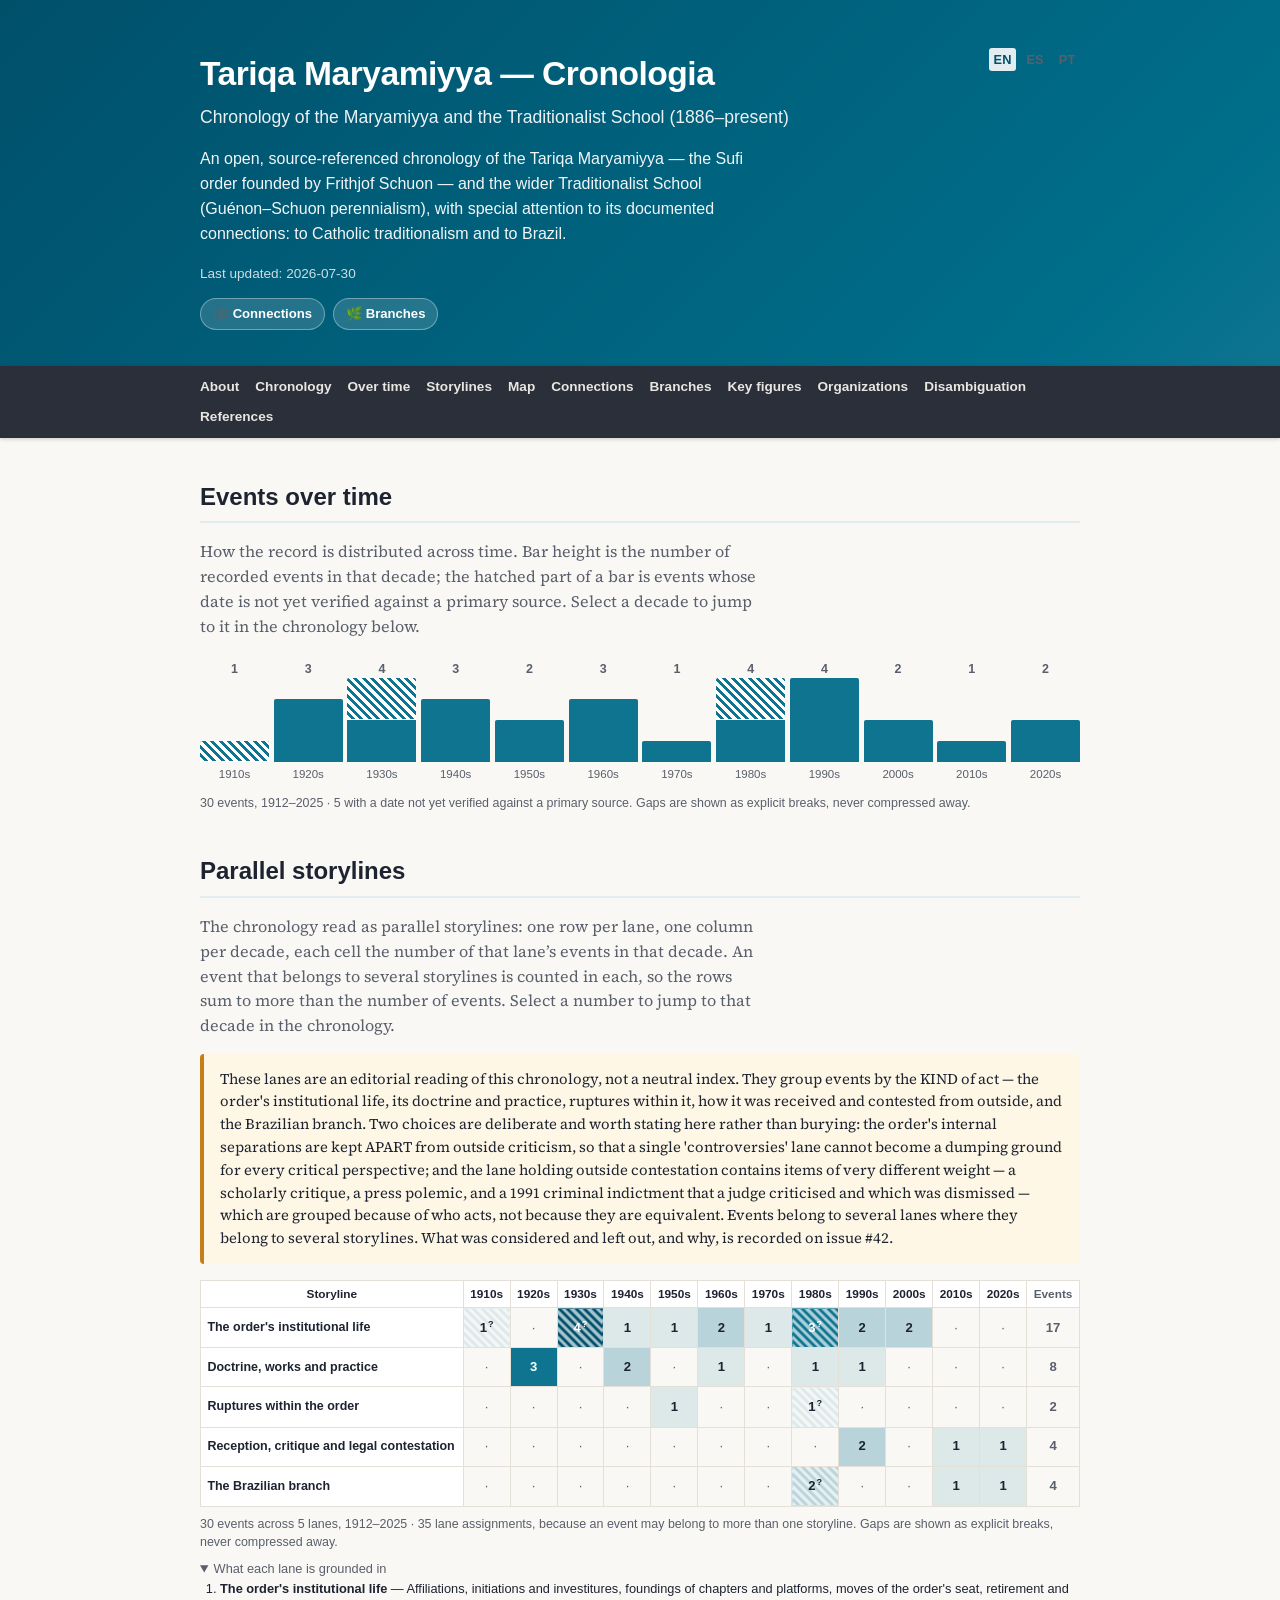
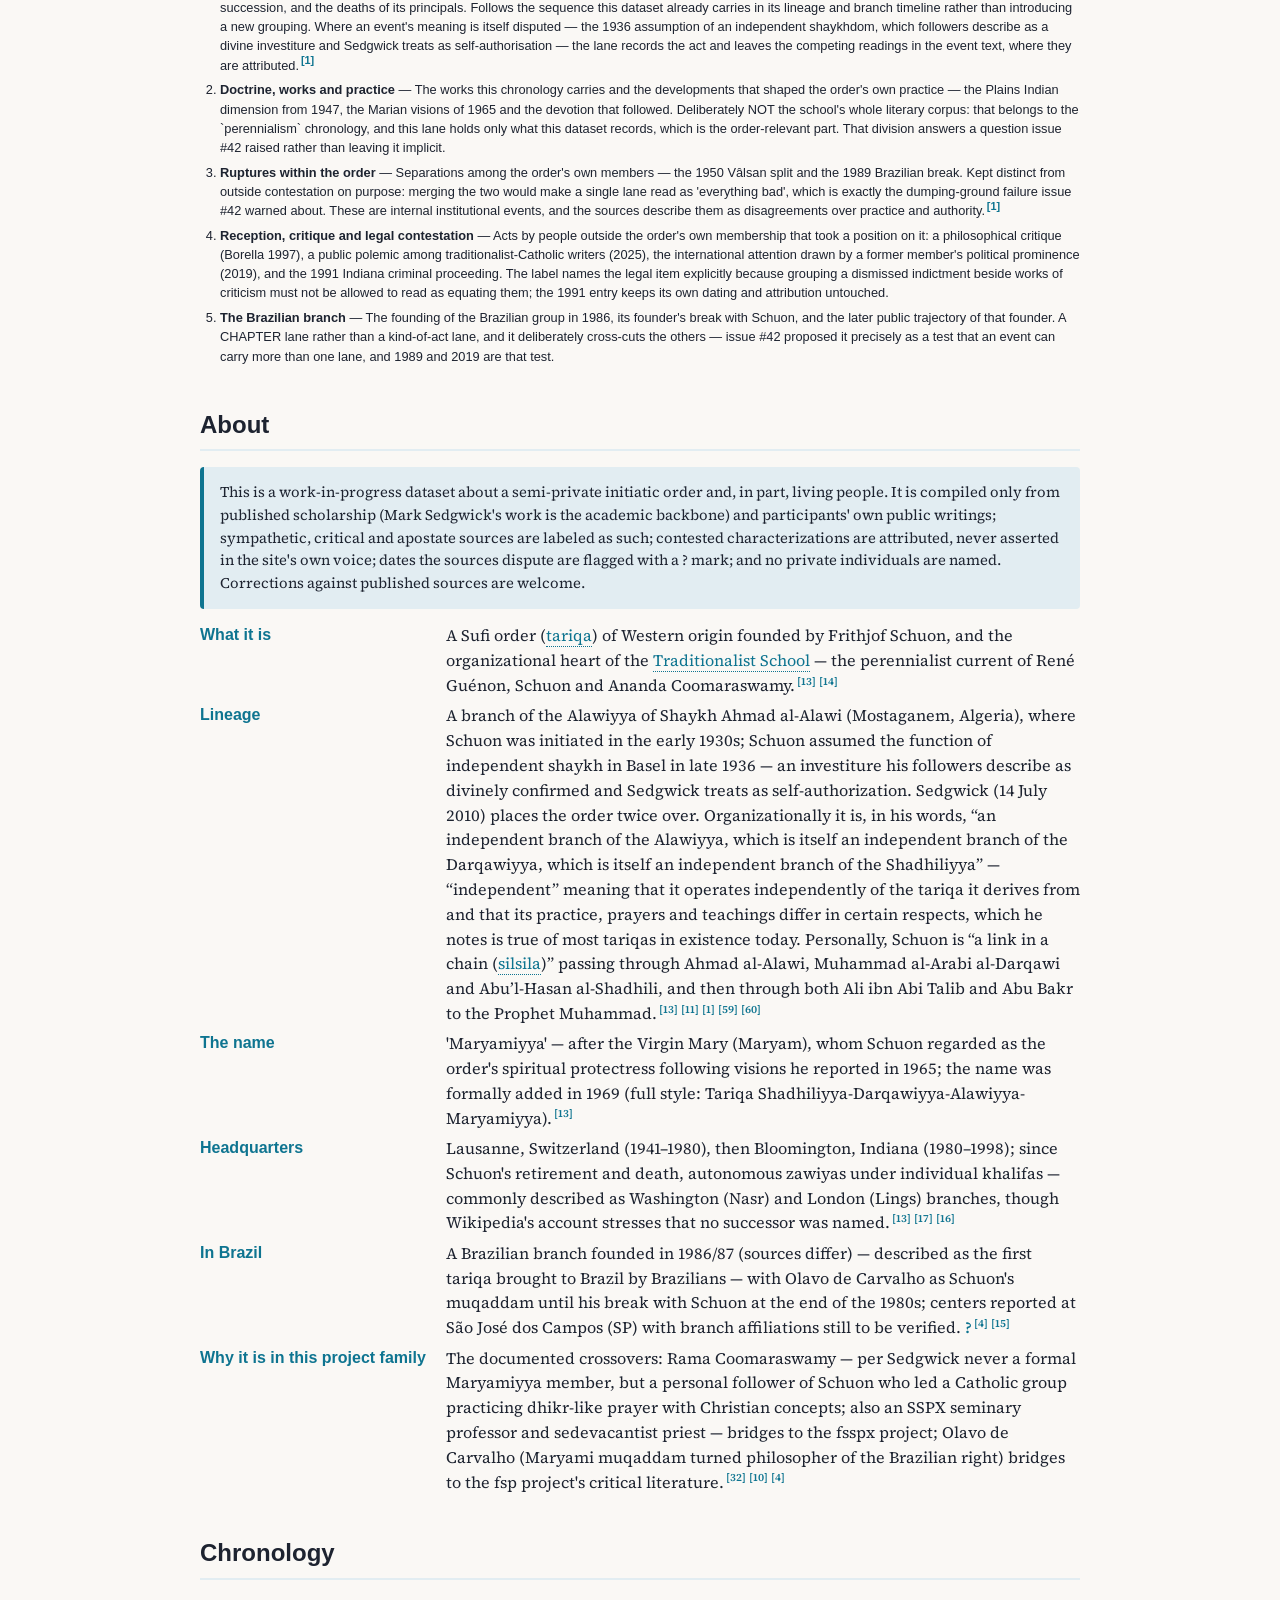
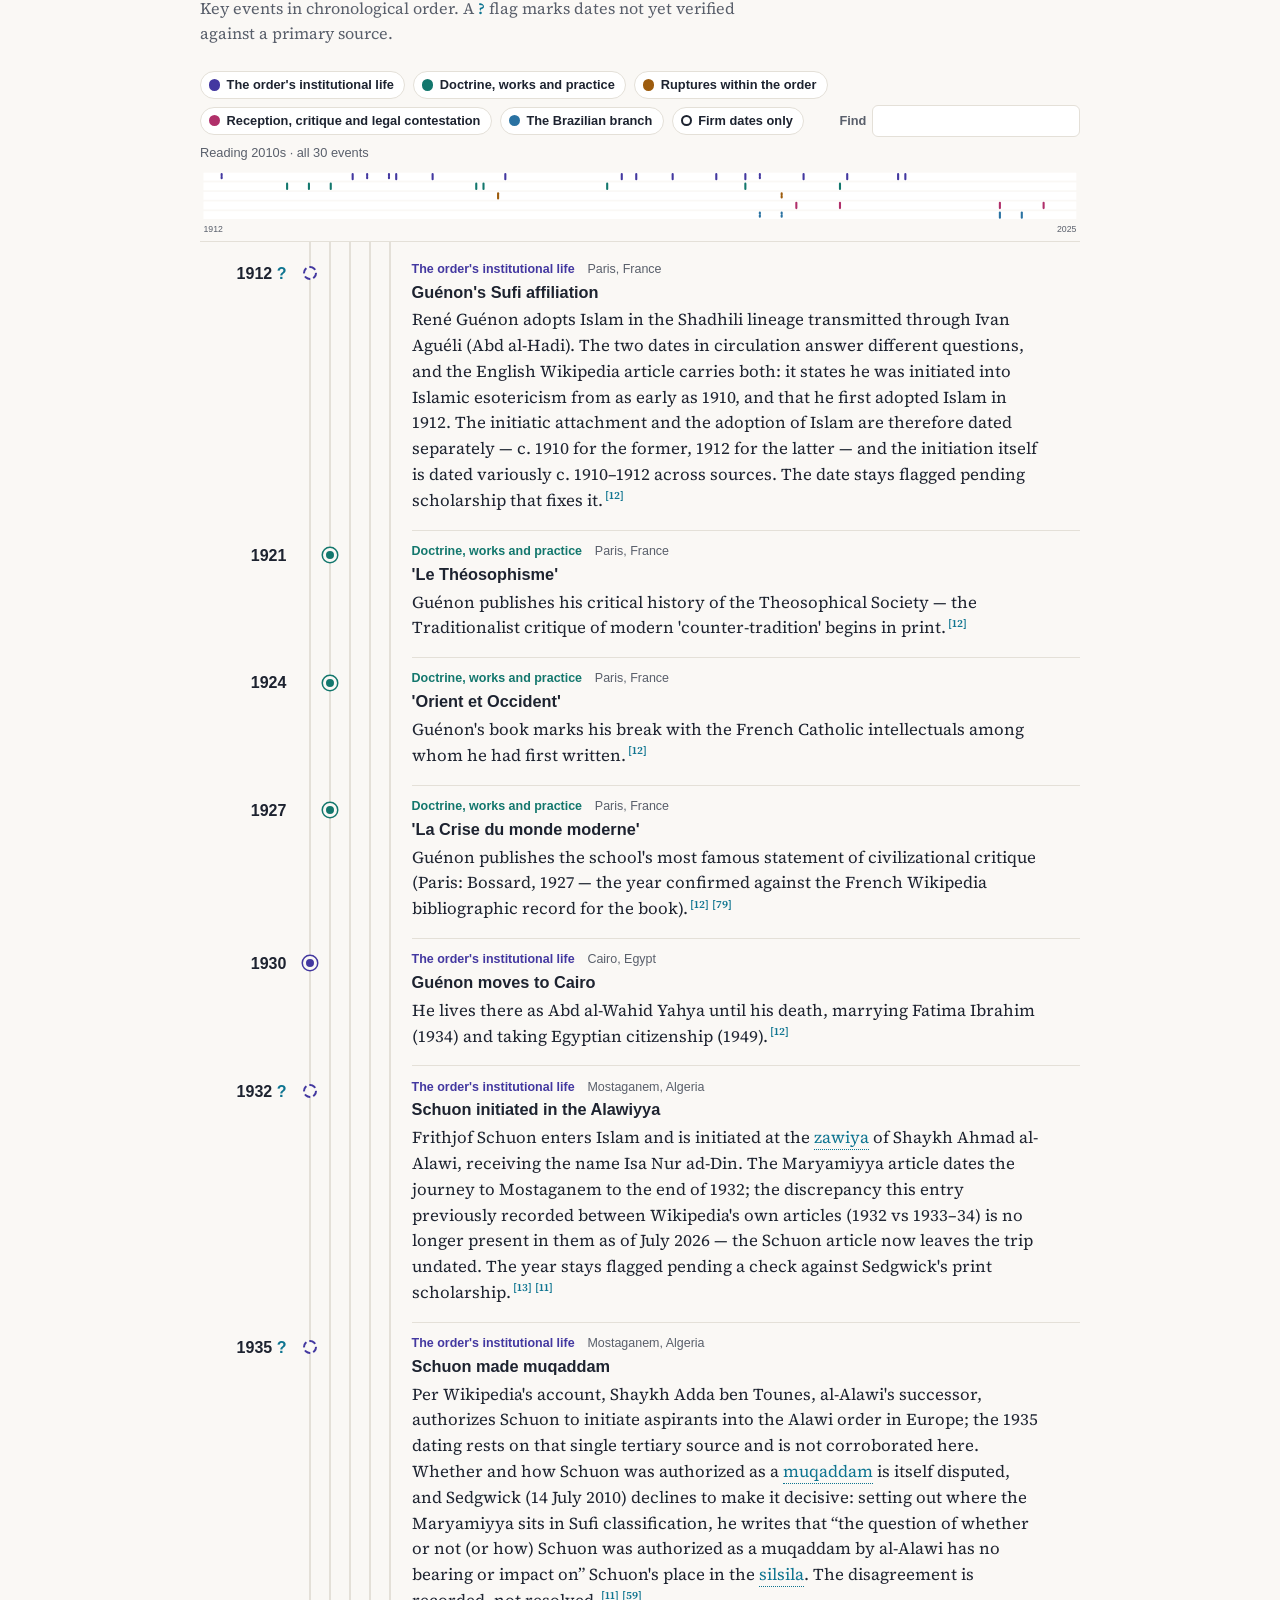
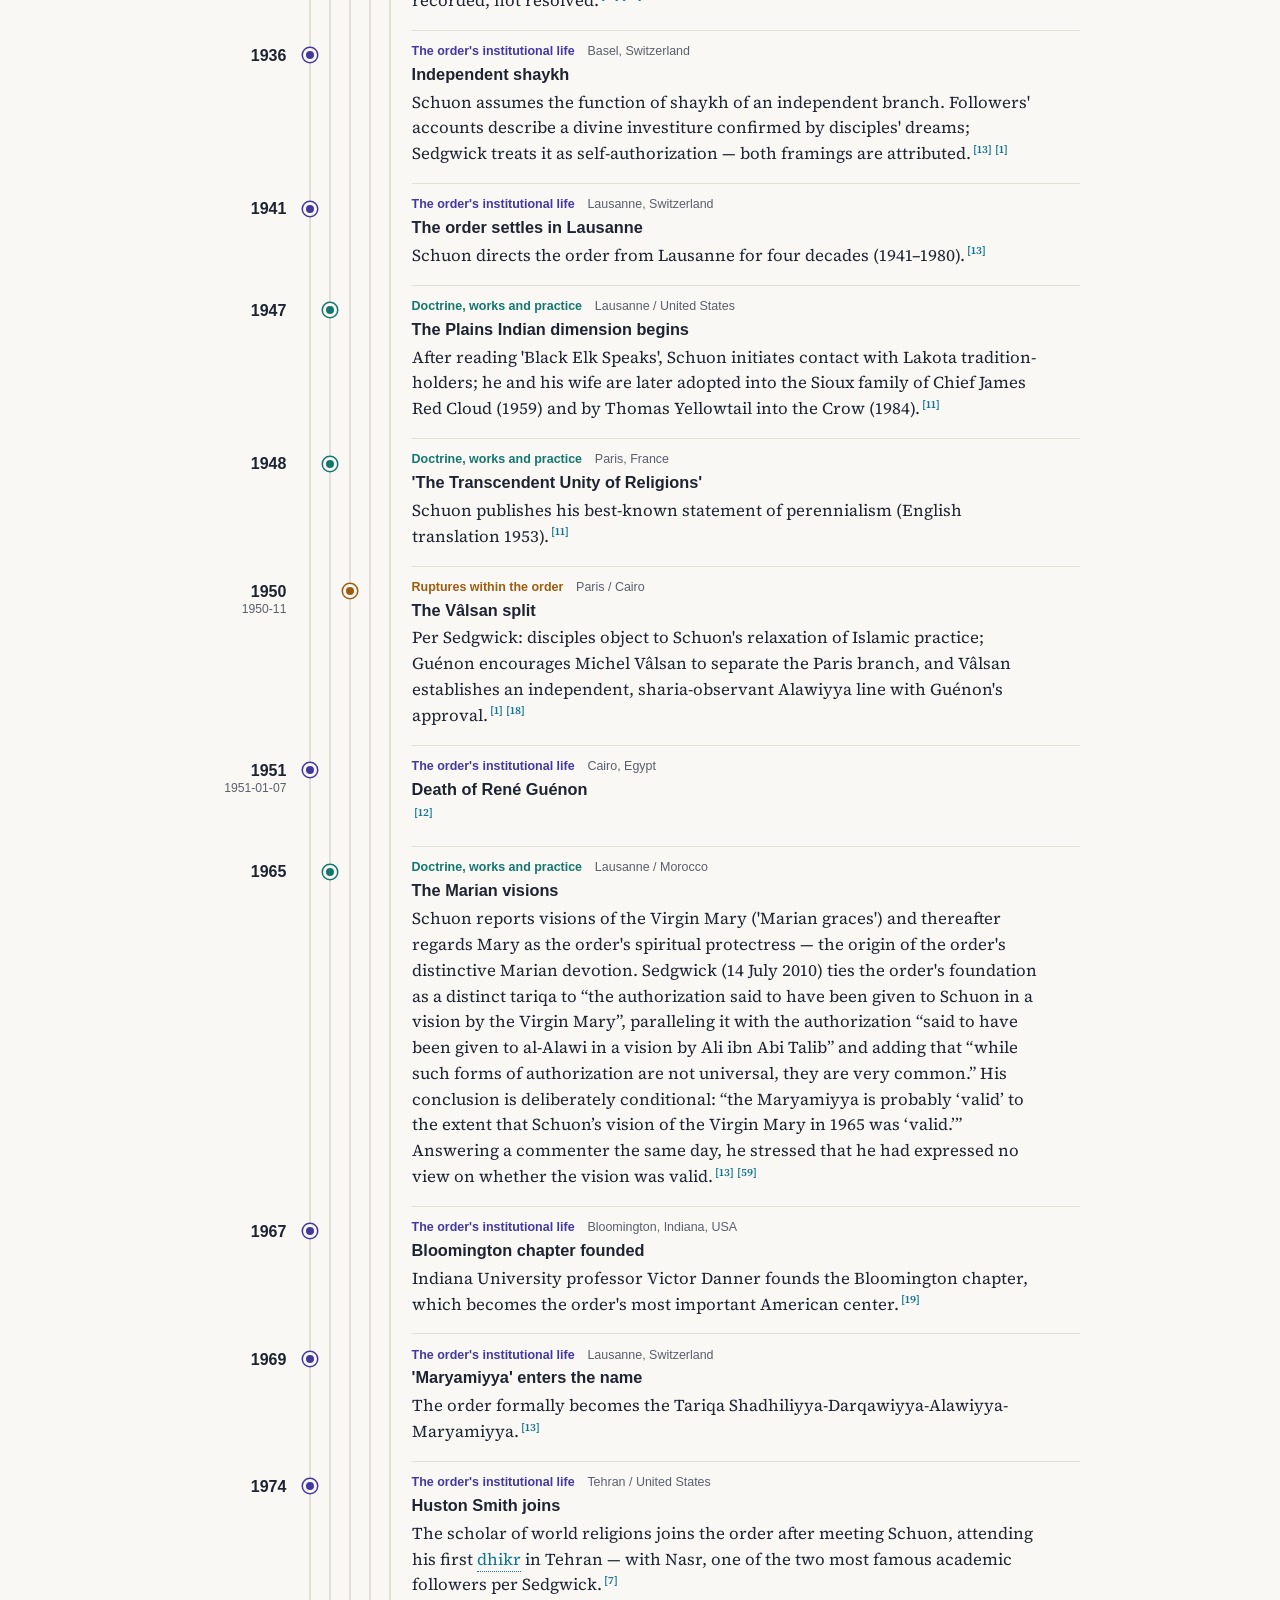
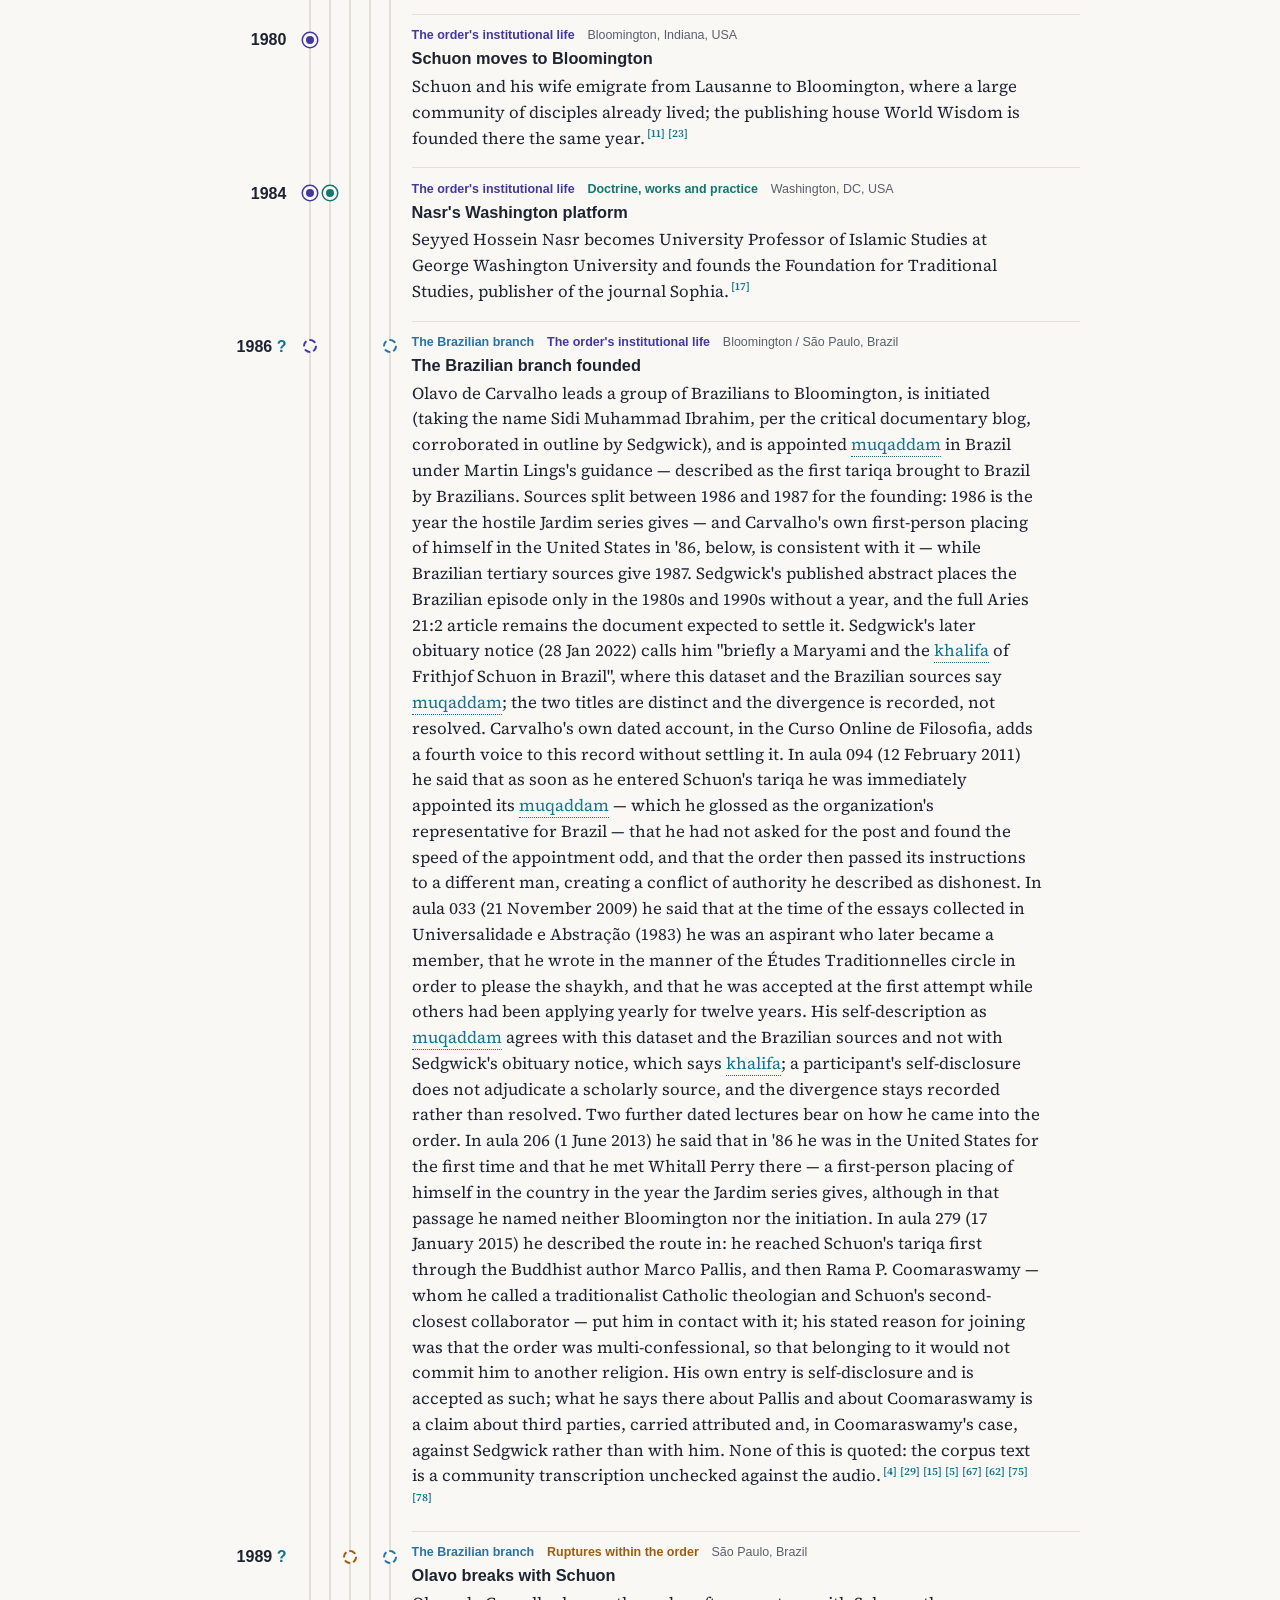
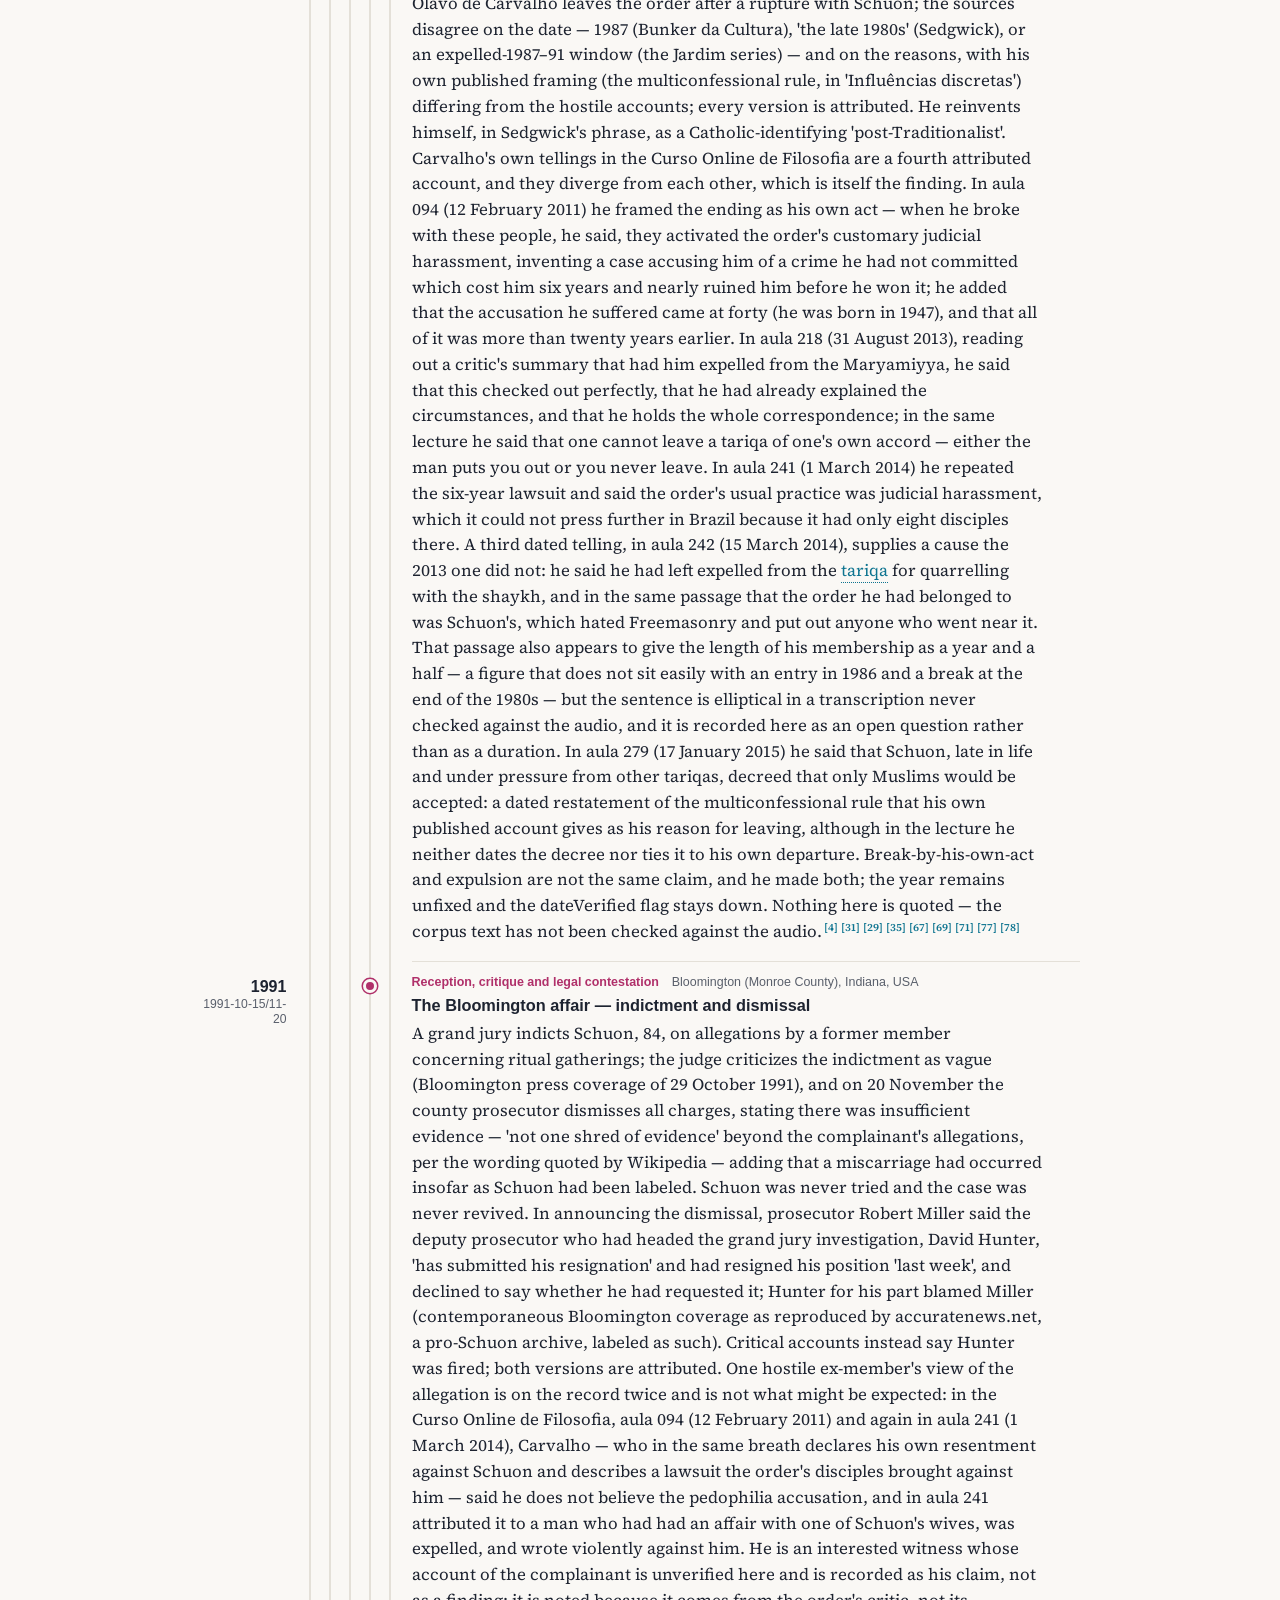
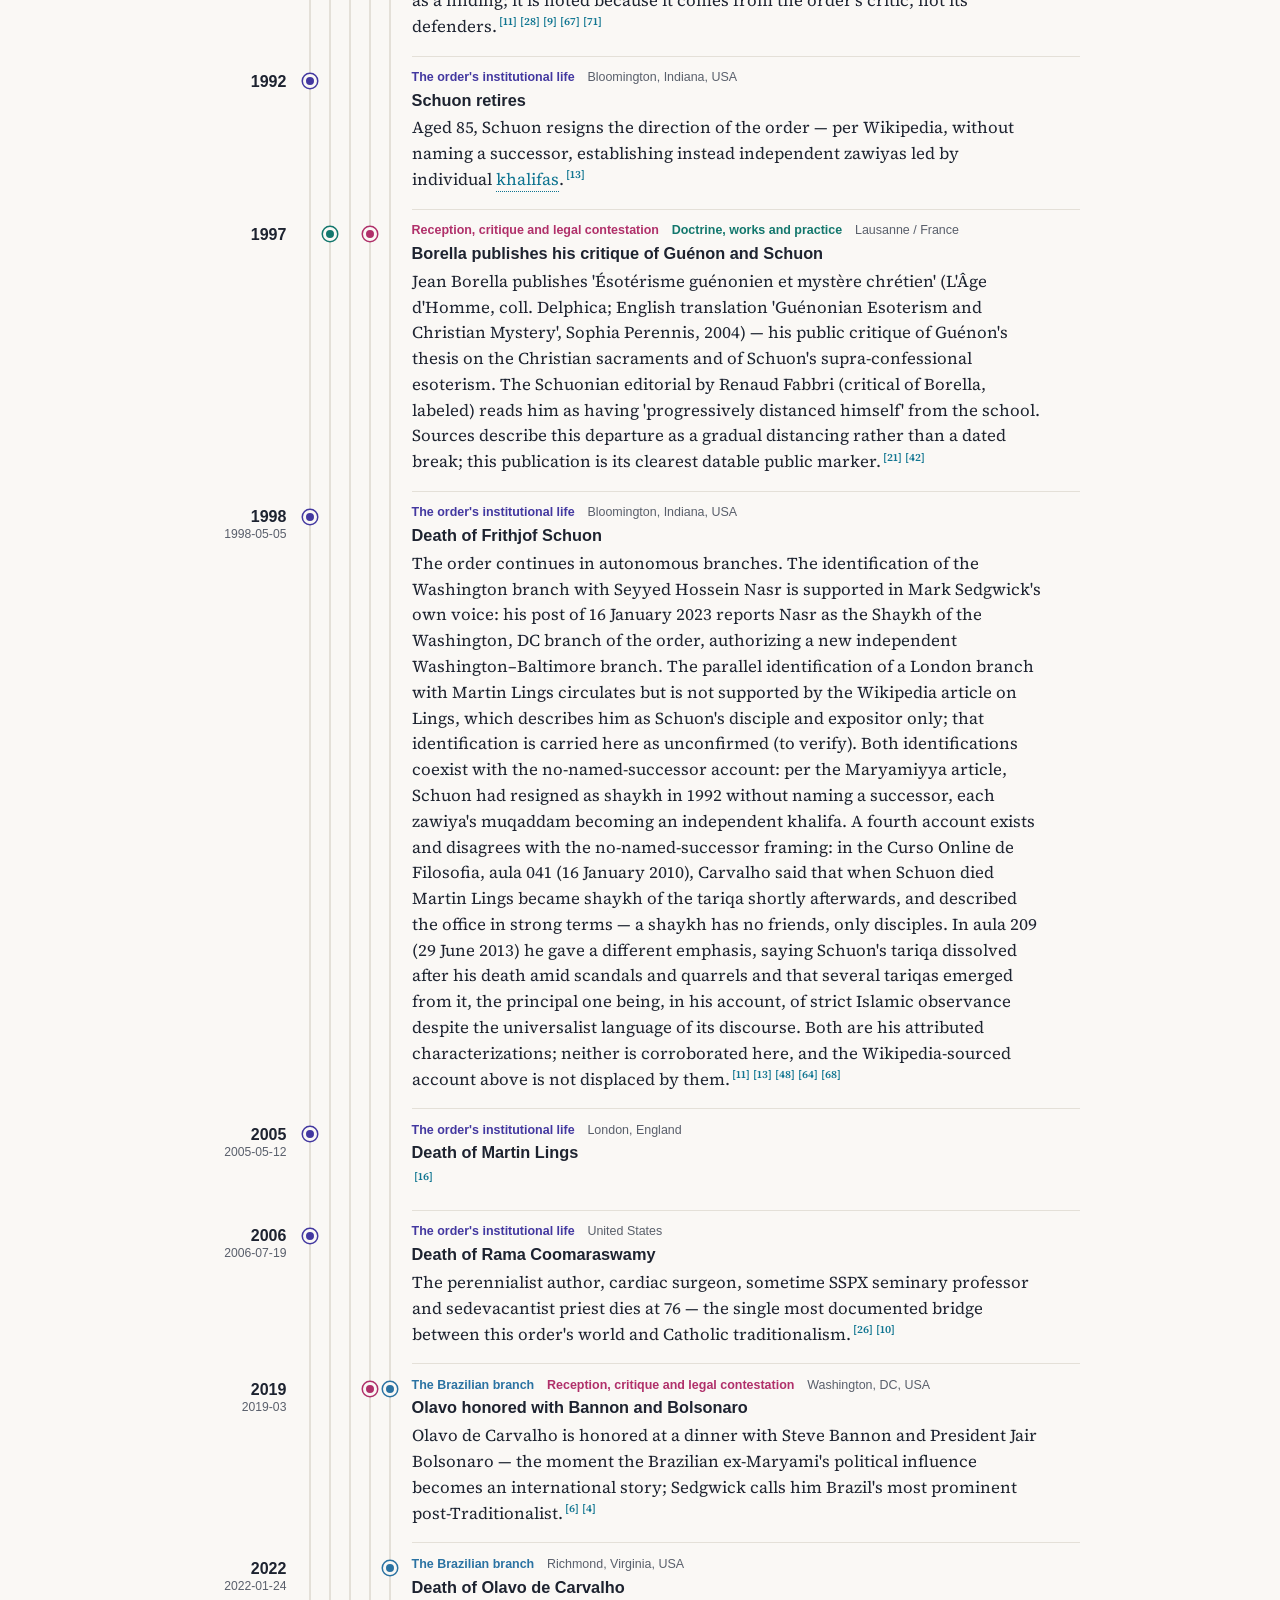
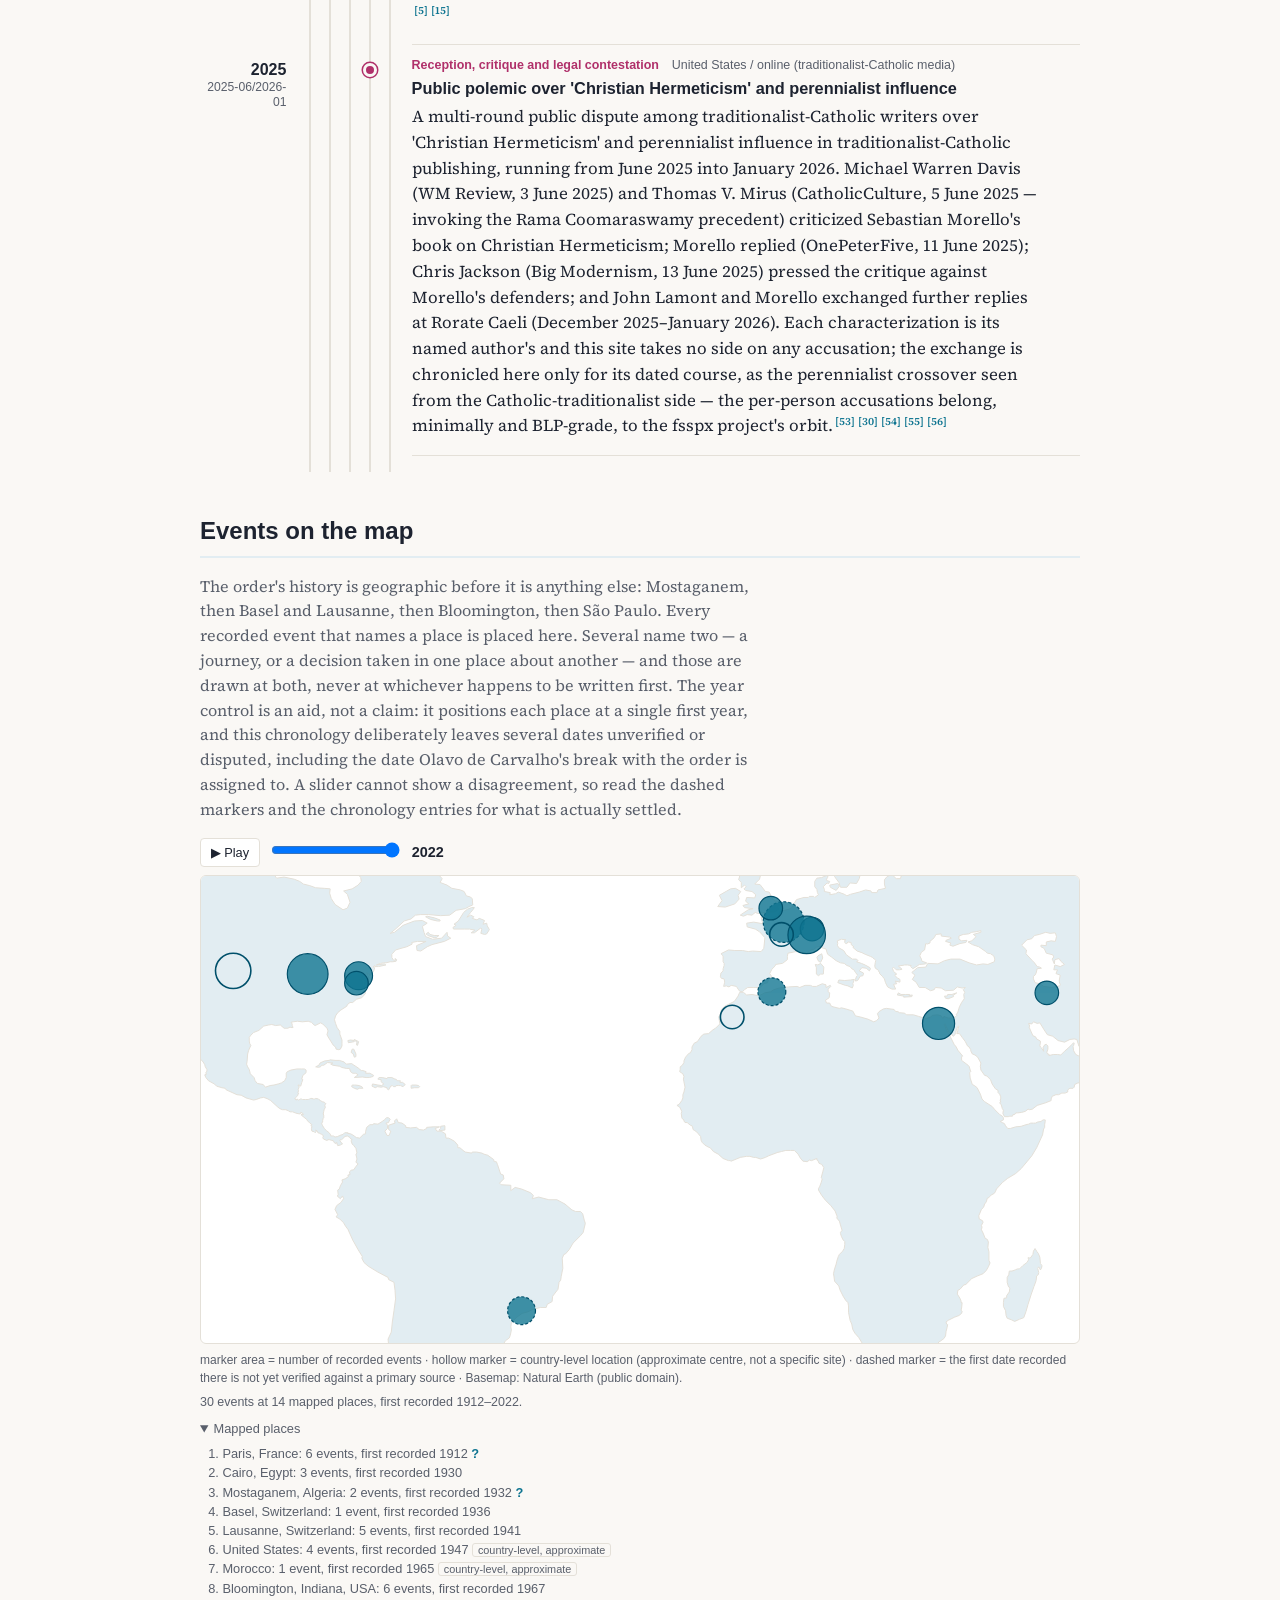
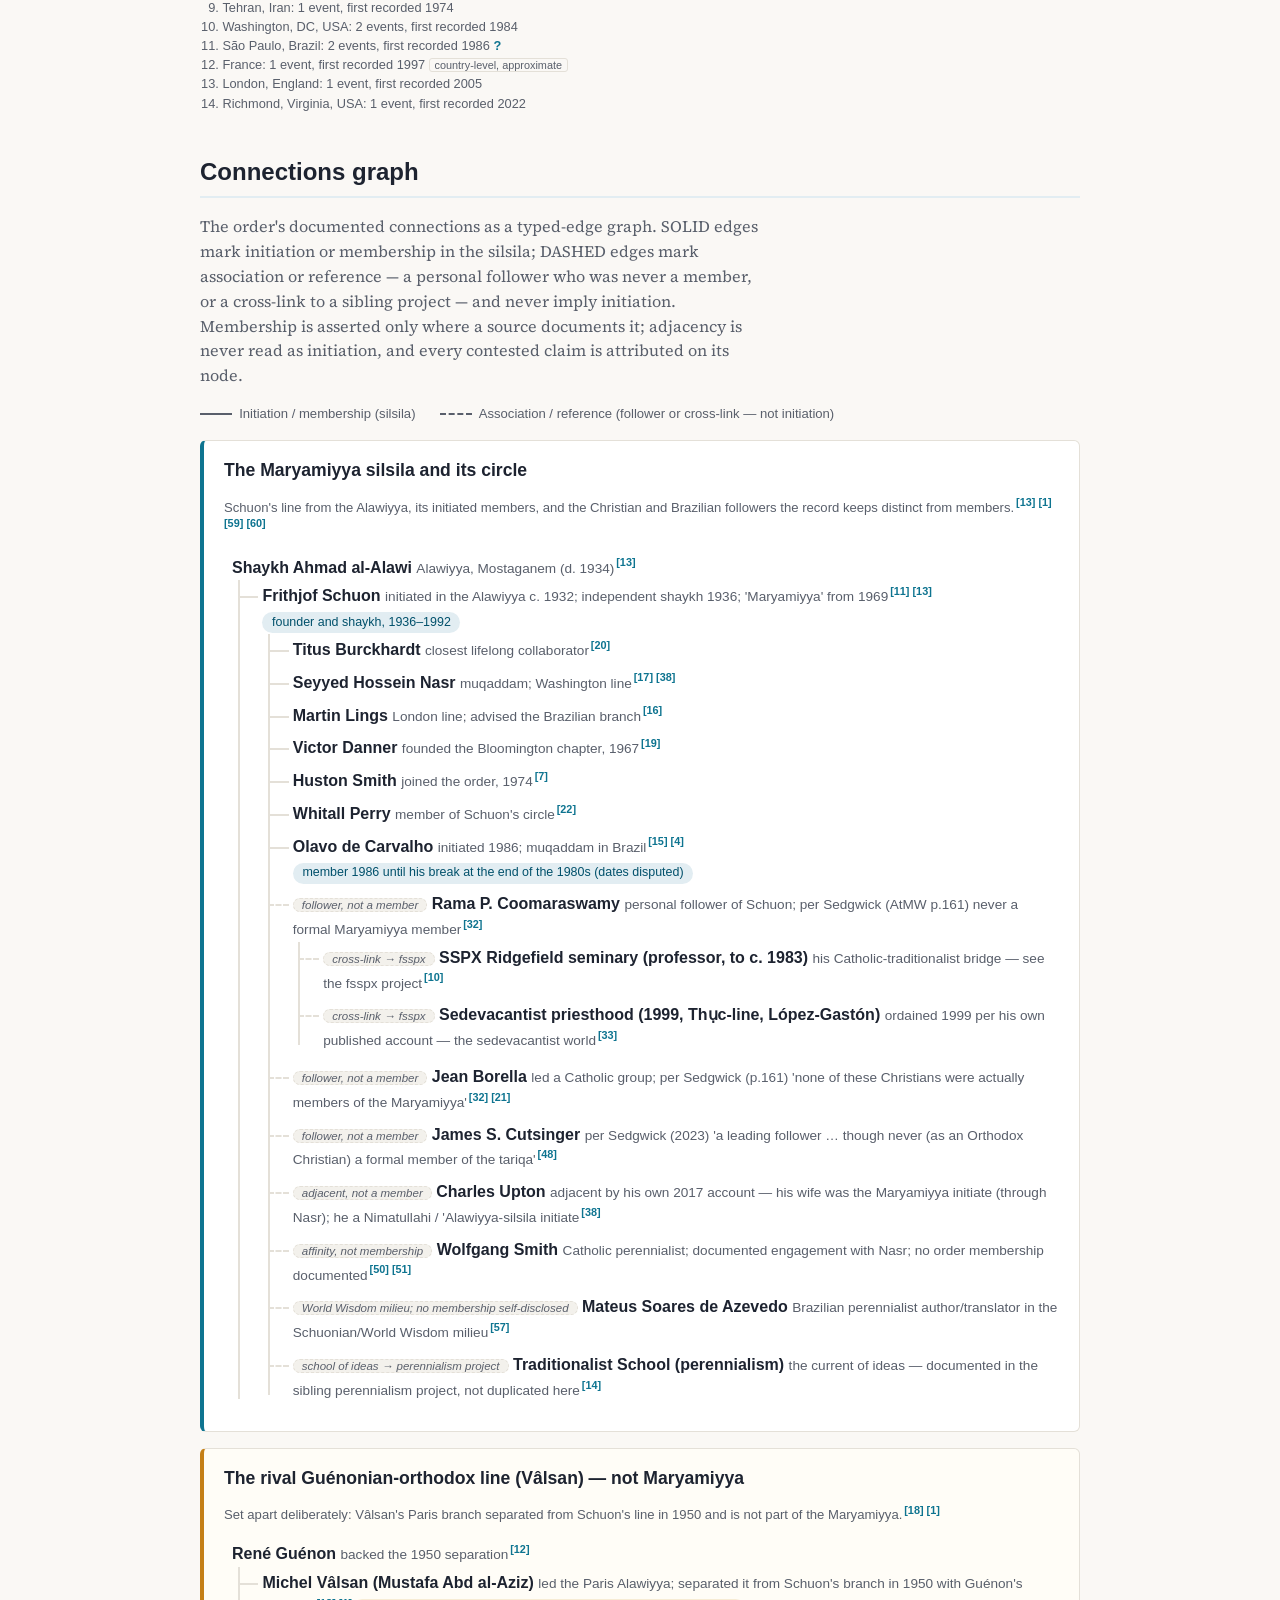
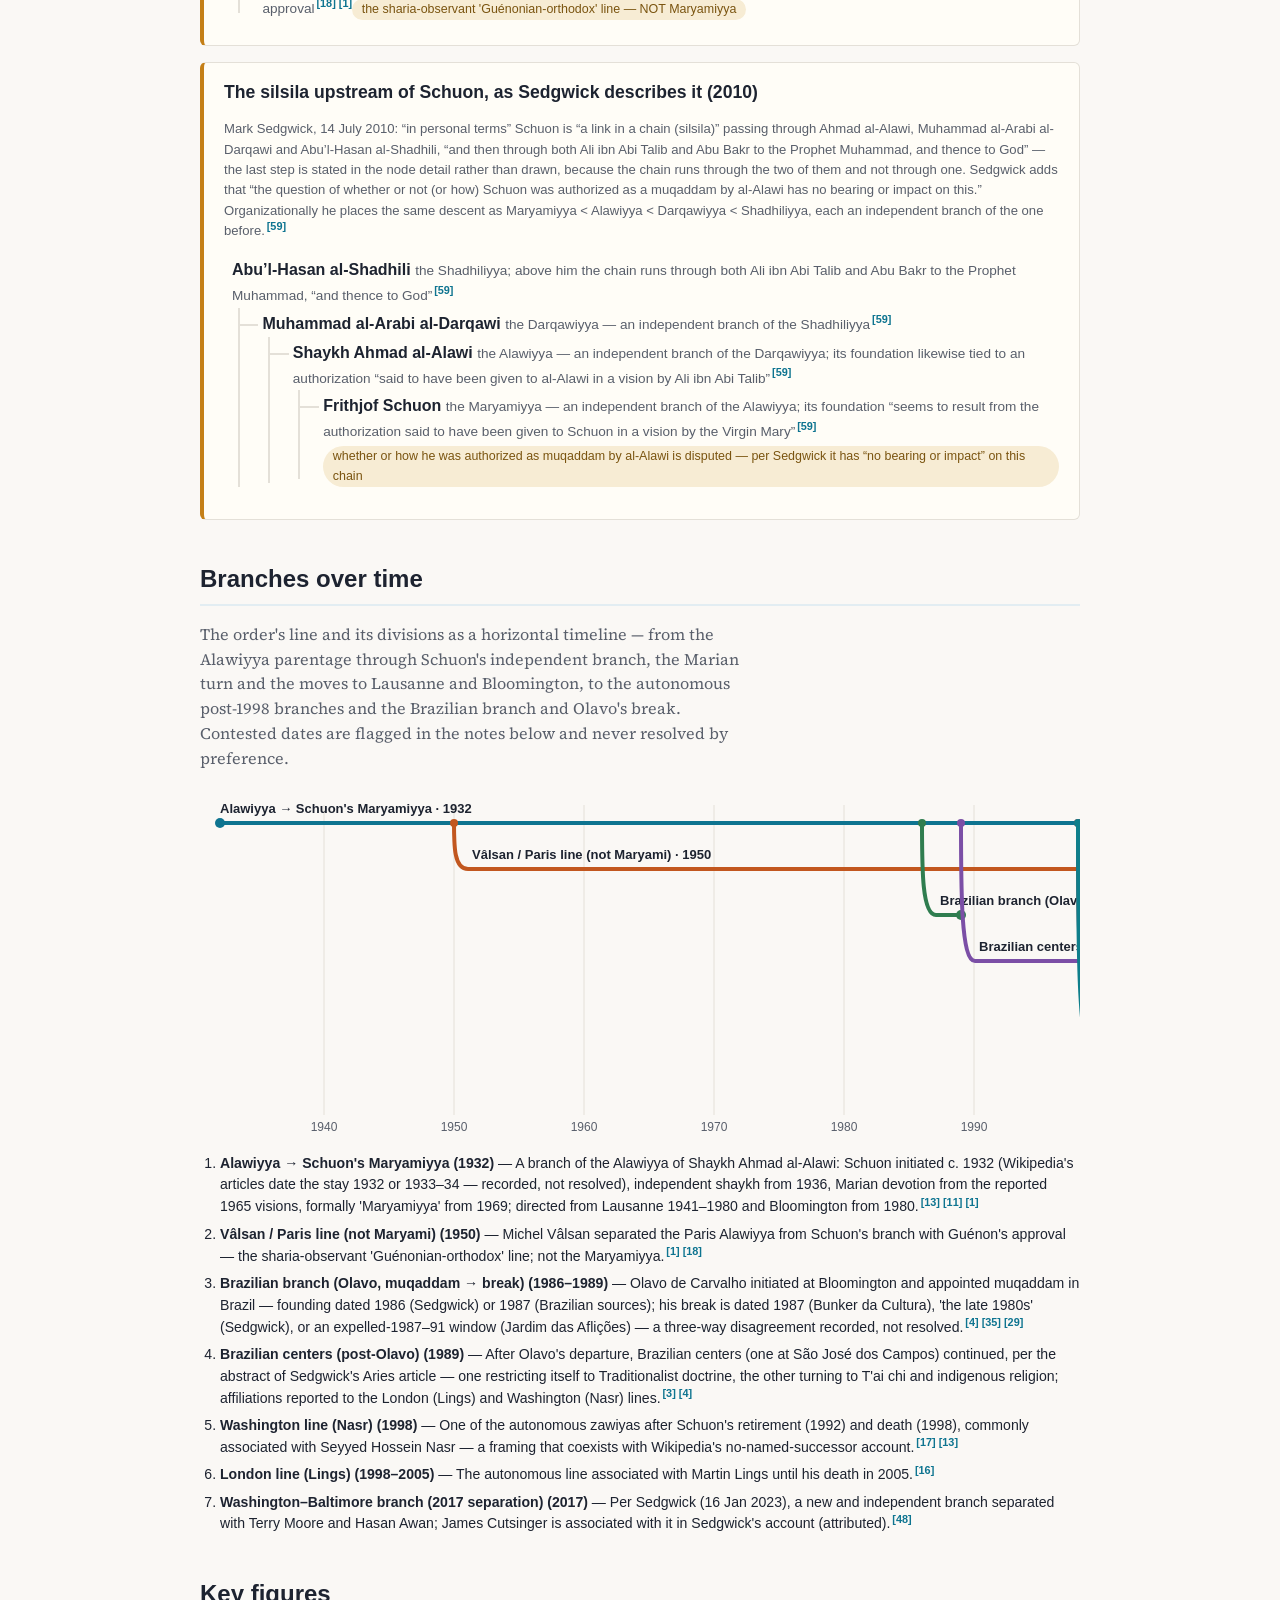
<file: docs/index.html>
<!DOCTYPE html>
<html lang="en">
<head>
  <meta charset="utf-8">
  <link rel="canonical" href="https://cronologia.github.io/tariqa/en/">
  <link rel="alternate" hreflang="en" href="https://cronologia.github.io/tariqa/en/">
  <link rel="alternate" hreflang="es" href="https://cronologia.github.io/tariqa/es/">
  <link rel="alternate" hreflang="pt" href="https://cronologia.github.io/tariqa/pt/">
  <link rel="alternate" hreflang="x-default" href="https://cronologia.github.io/tariqa/en/">
  <script>
    (function () {
      var supported = ["en","es","pt"];
      var stored = null; try { stored = localStorage.getItem('lang'); } catch (e) {}
      var nav = (navigator.language || 'en').slice(0, 2).toLowerCase();
      var pick = supported.indexOf(stored) >= 0 ? stored : (supported.indexOf(nav) >= 0 ? nav : 'en');
      location.replace('./' + pick + '/');
    })();
  </script>
  <noscript><meta http-equiv="refresh" content="0; url=./en/"></noscript>
  <title>Cronologia</title>
</head>
<body><p>Redirecting… <a href="./en/">English</a> · <a href="./es/">Español</a> · <a href="./pt/">Português</a></p></body>
</html>
</file>
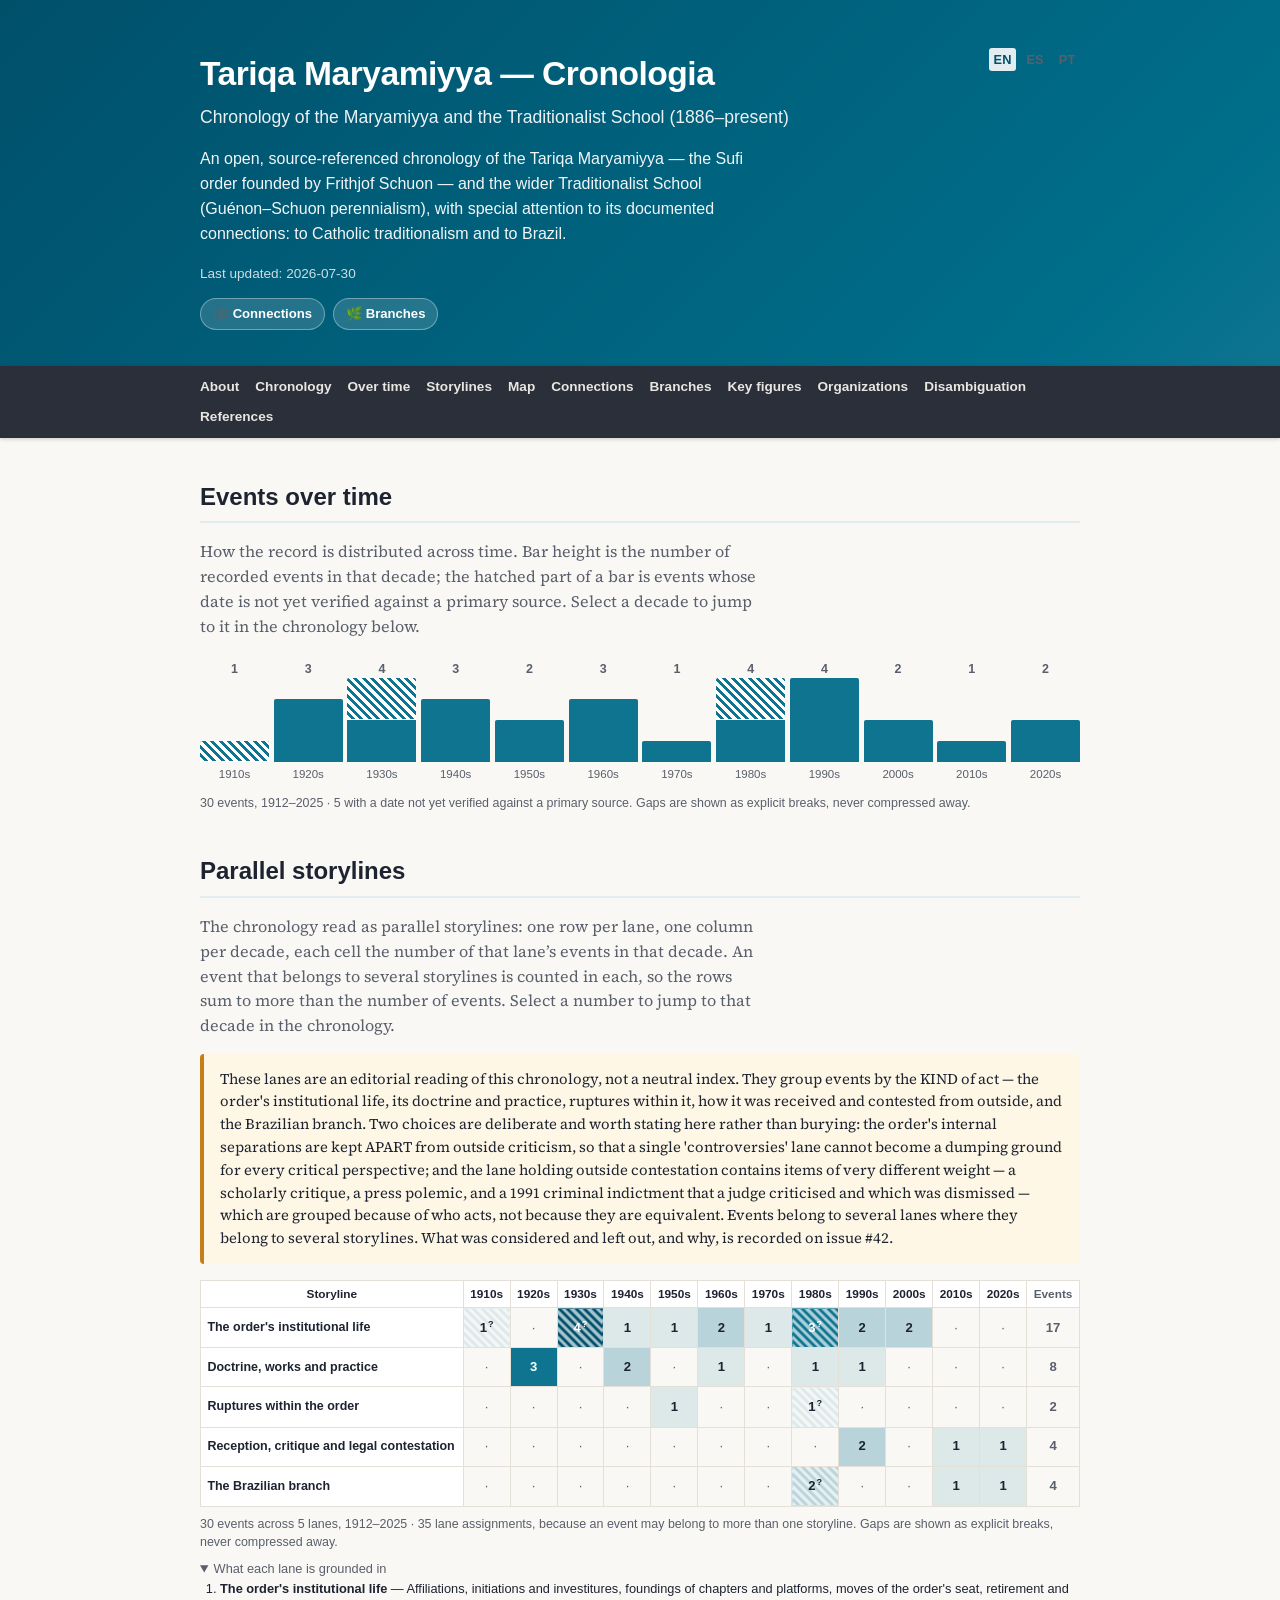
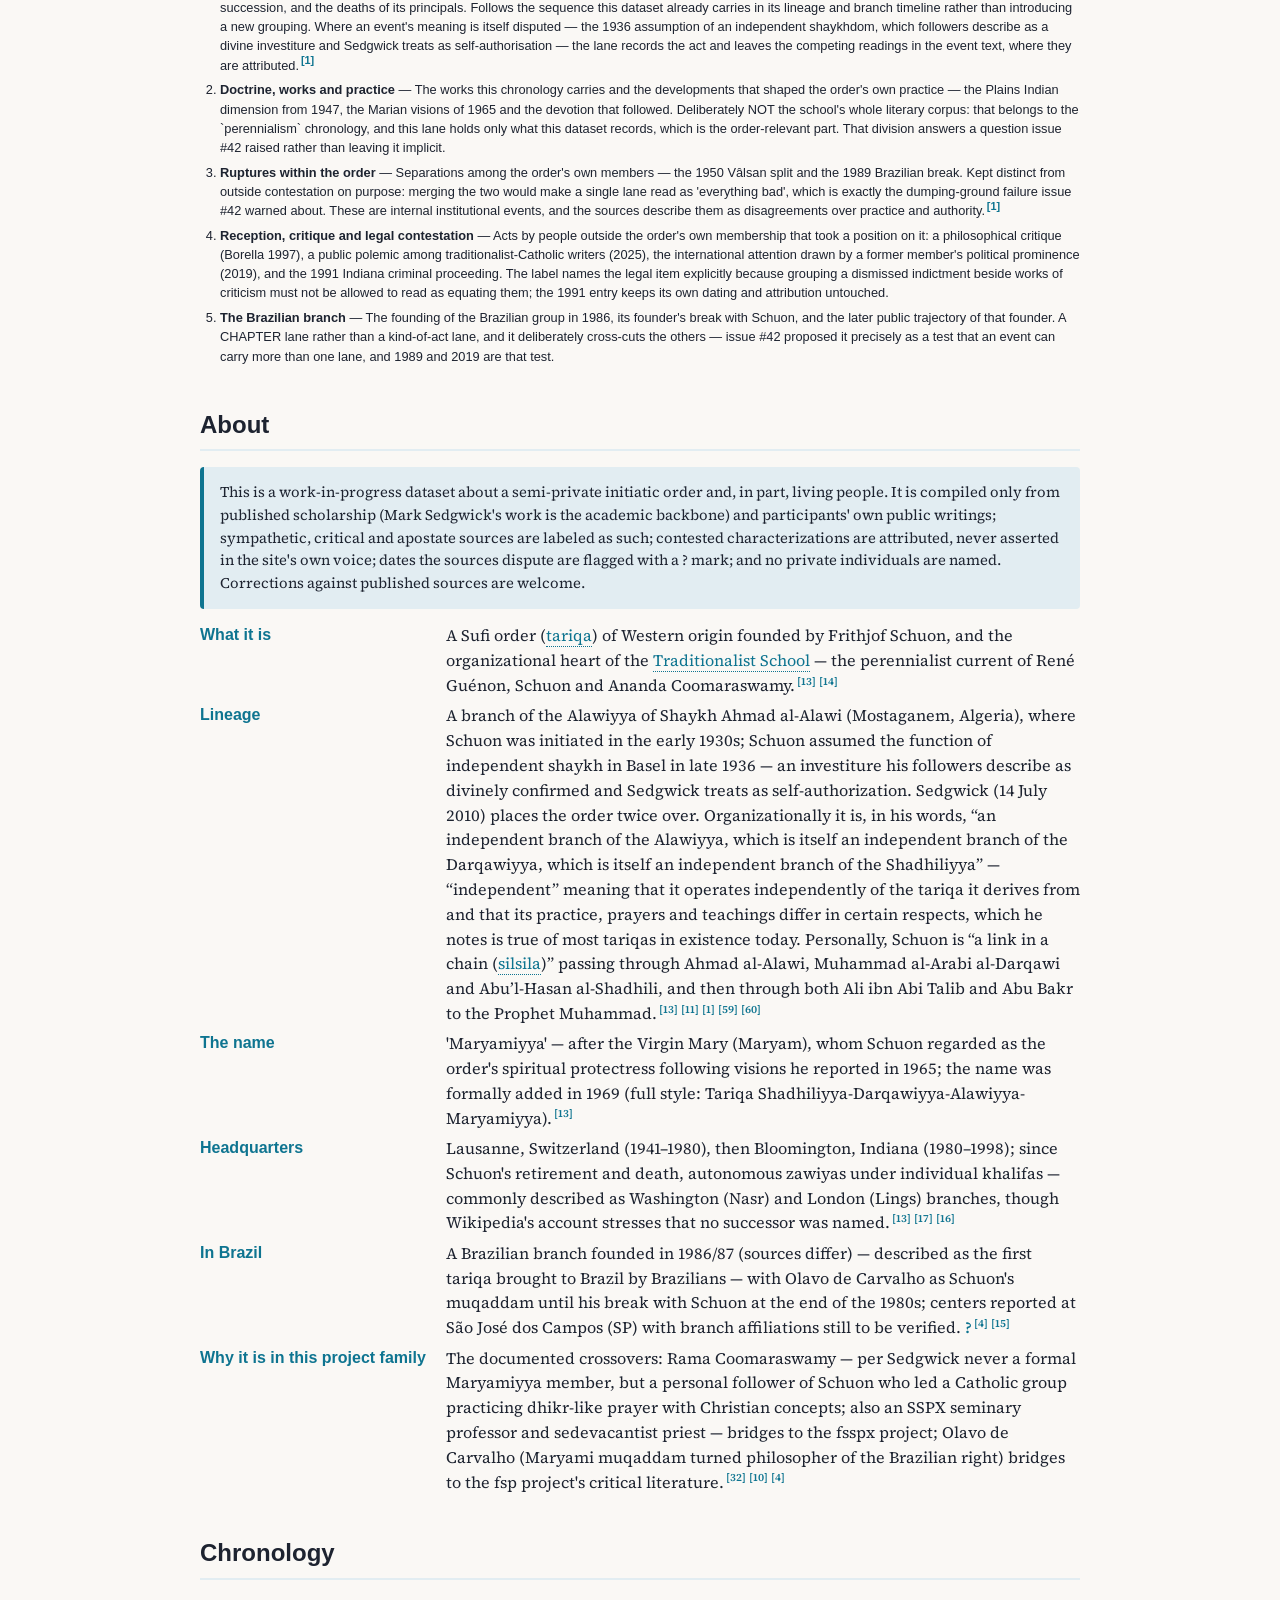
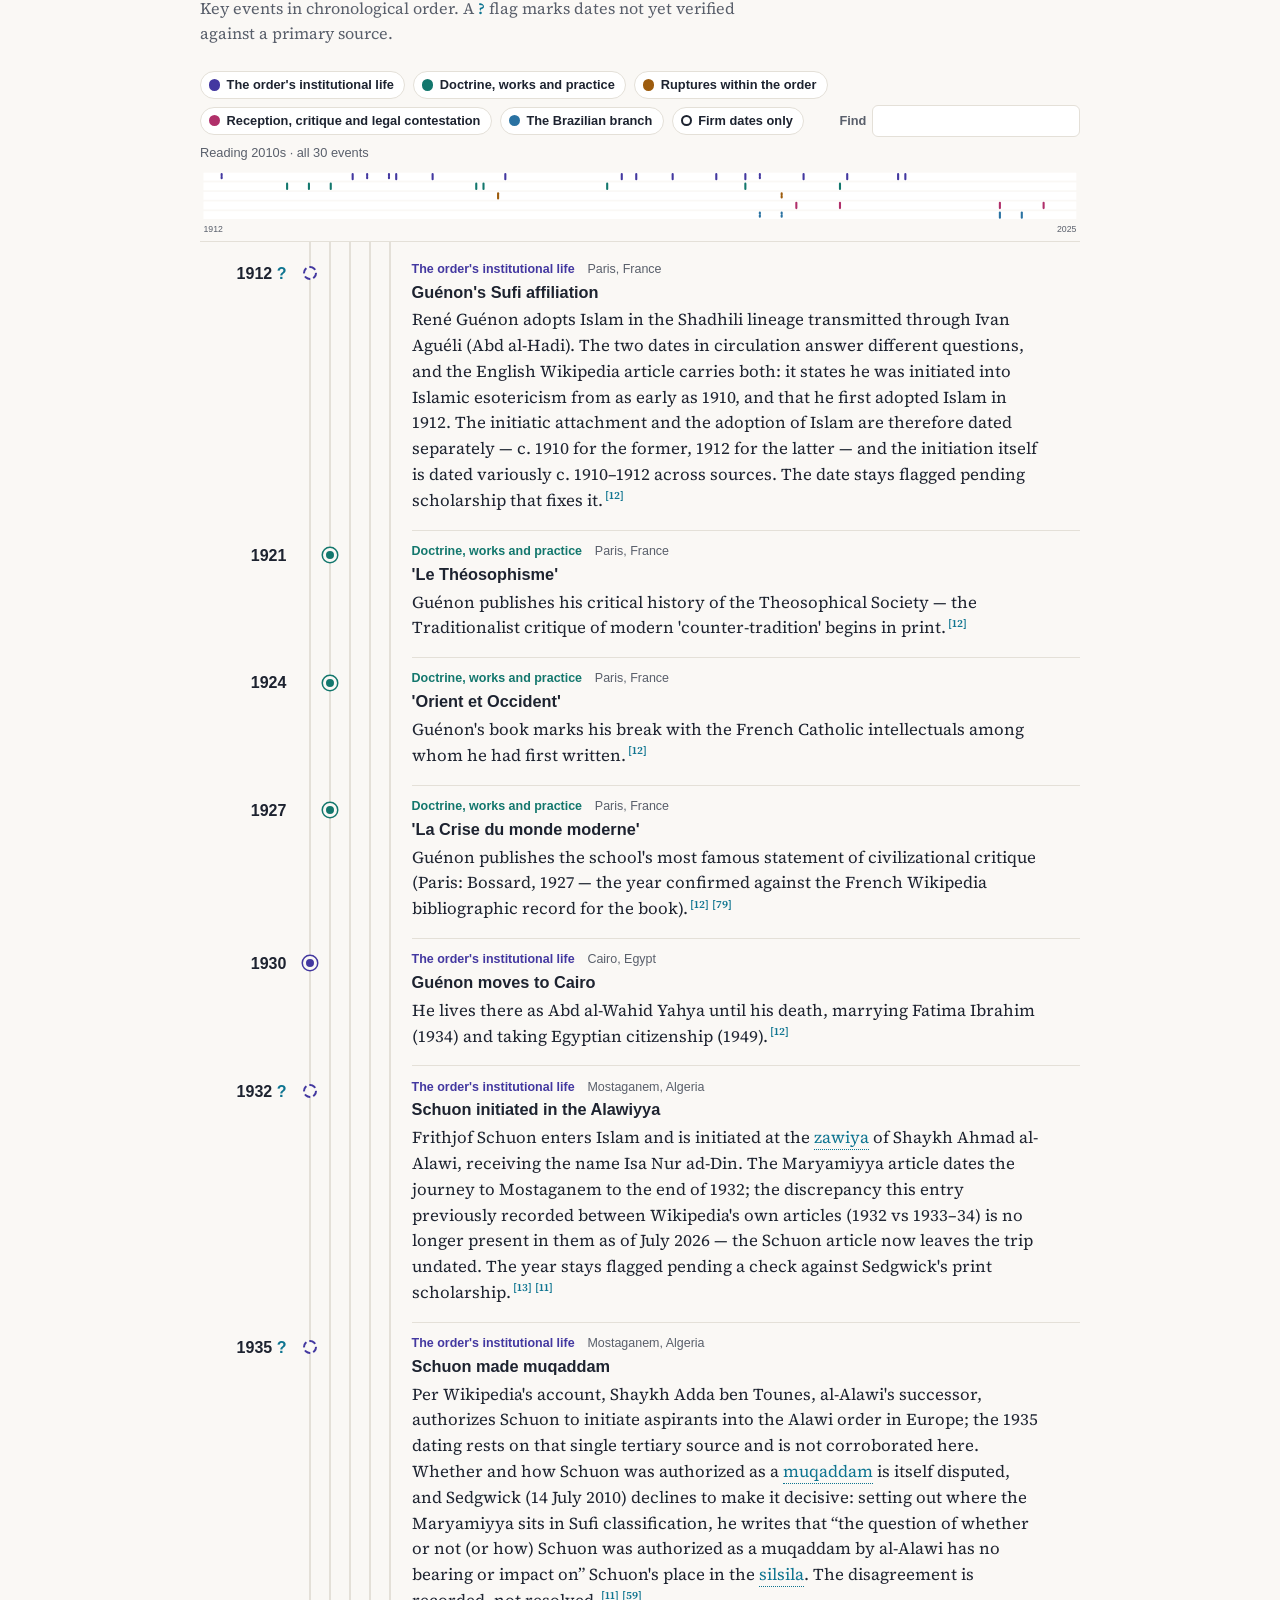
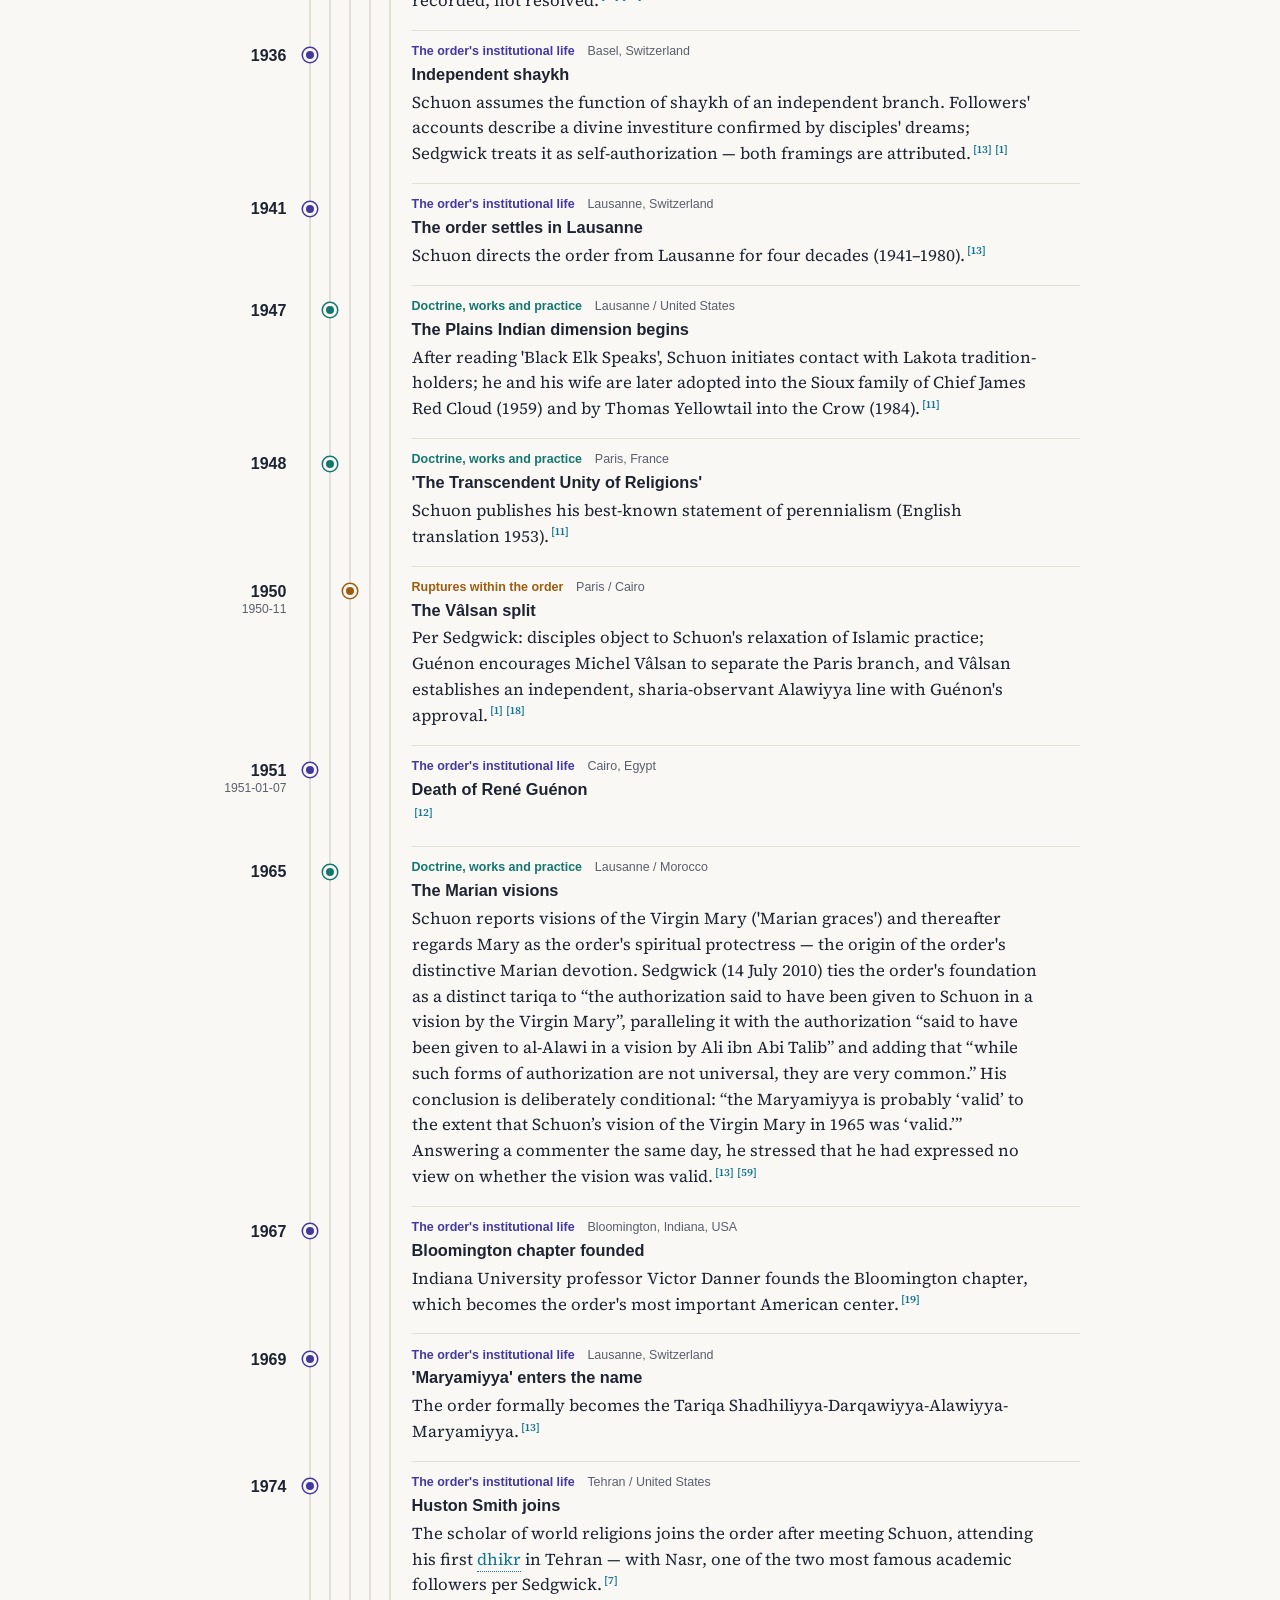
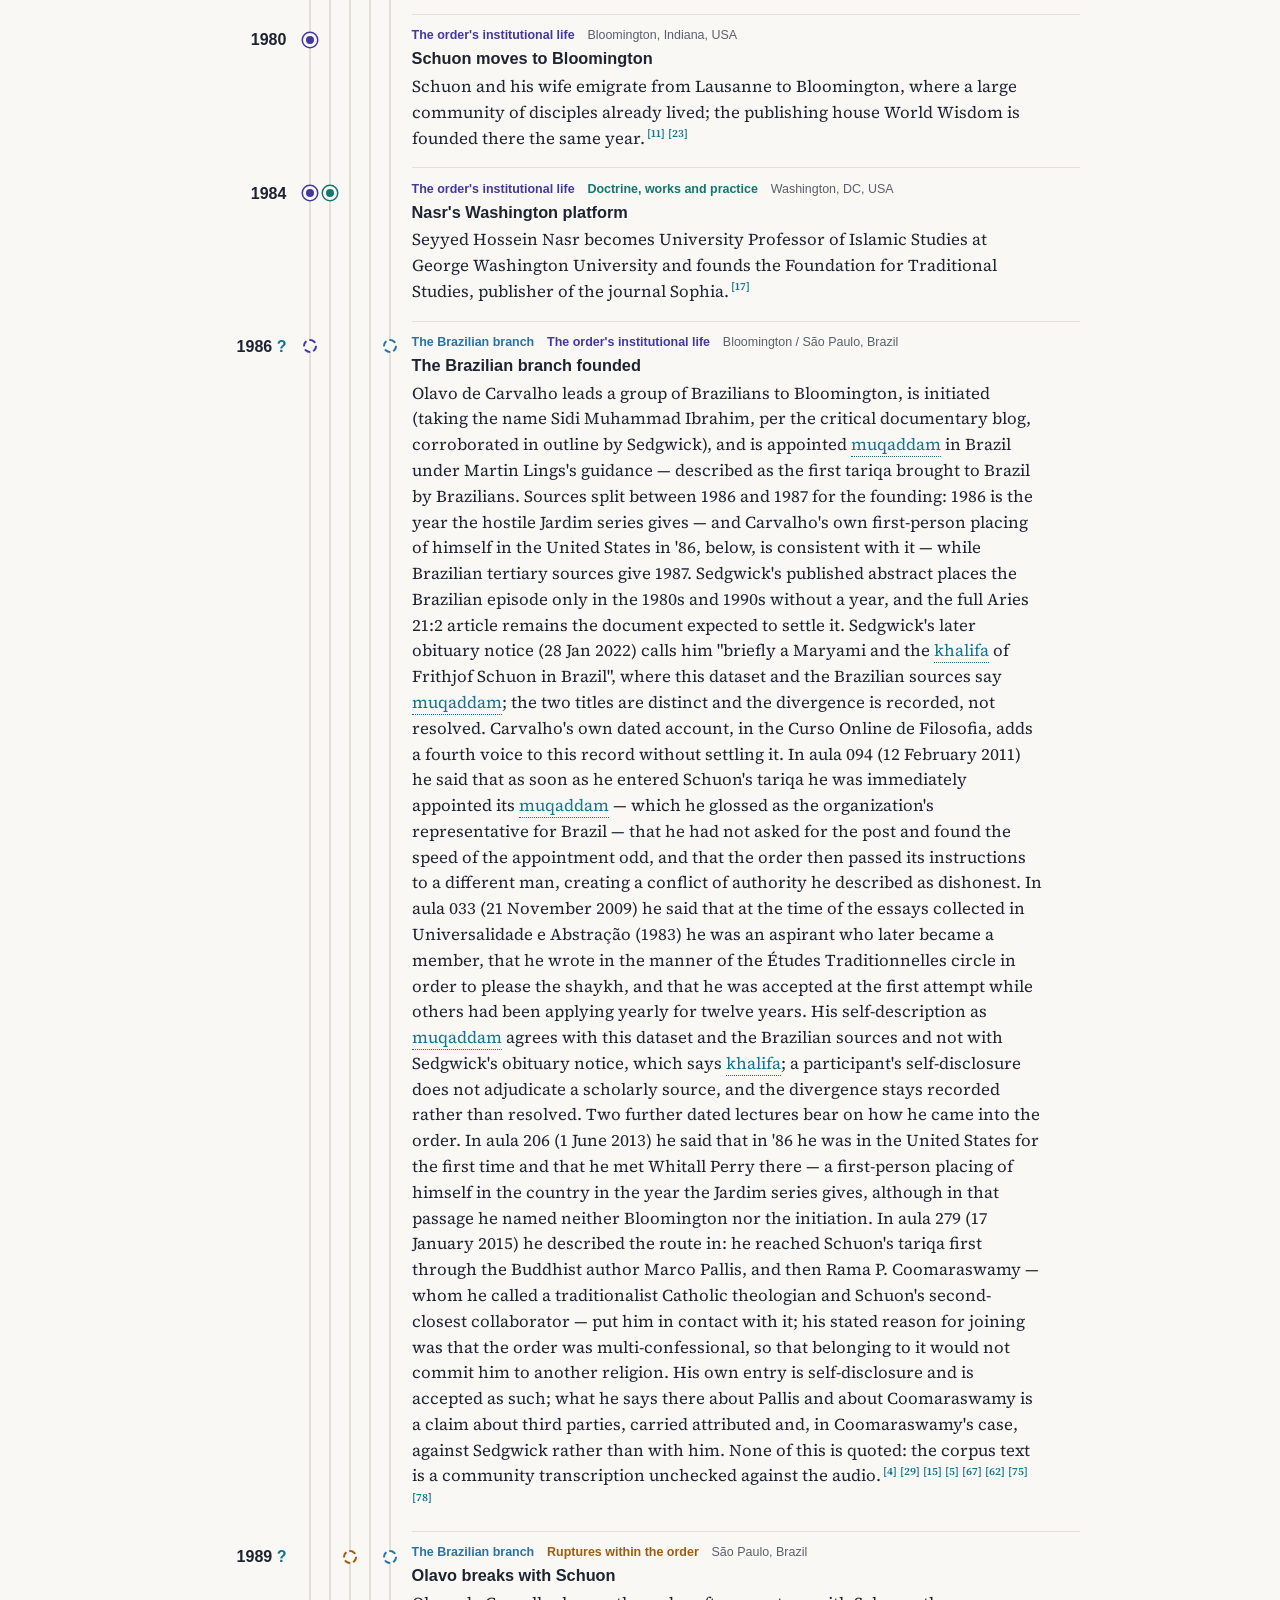
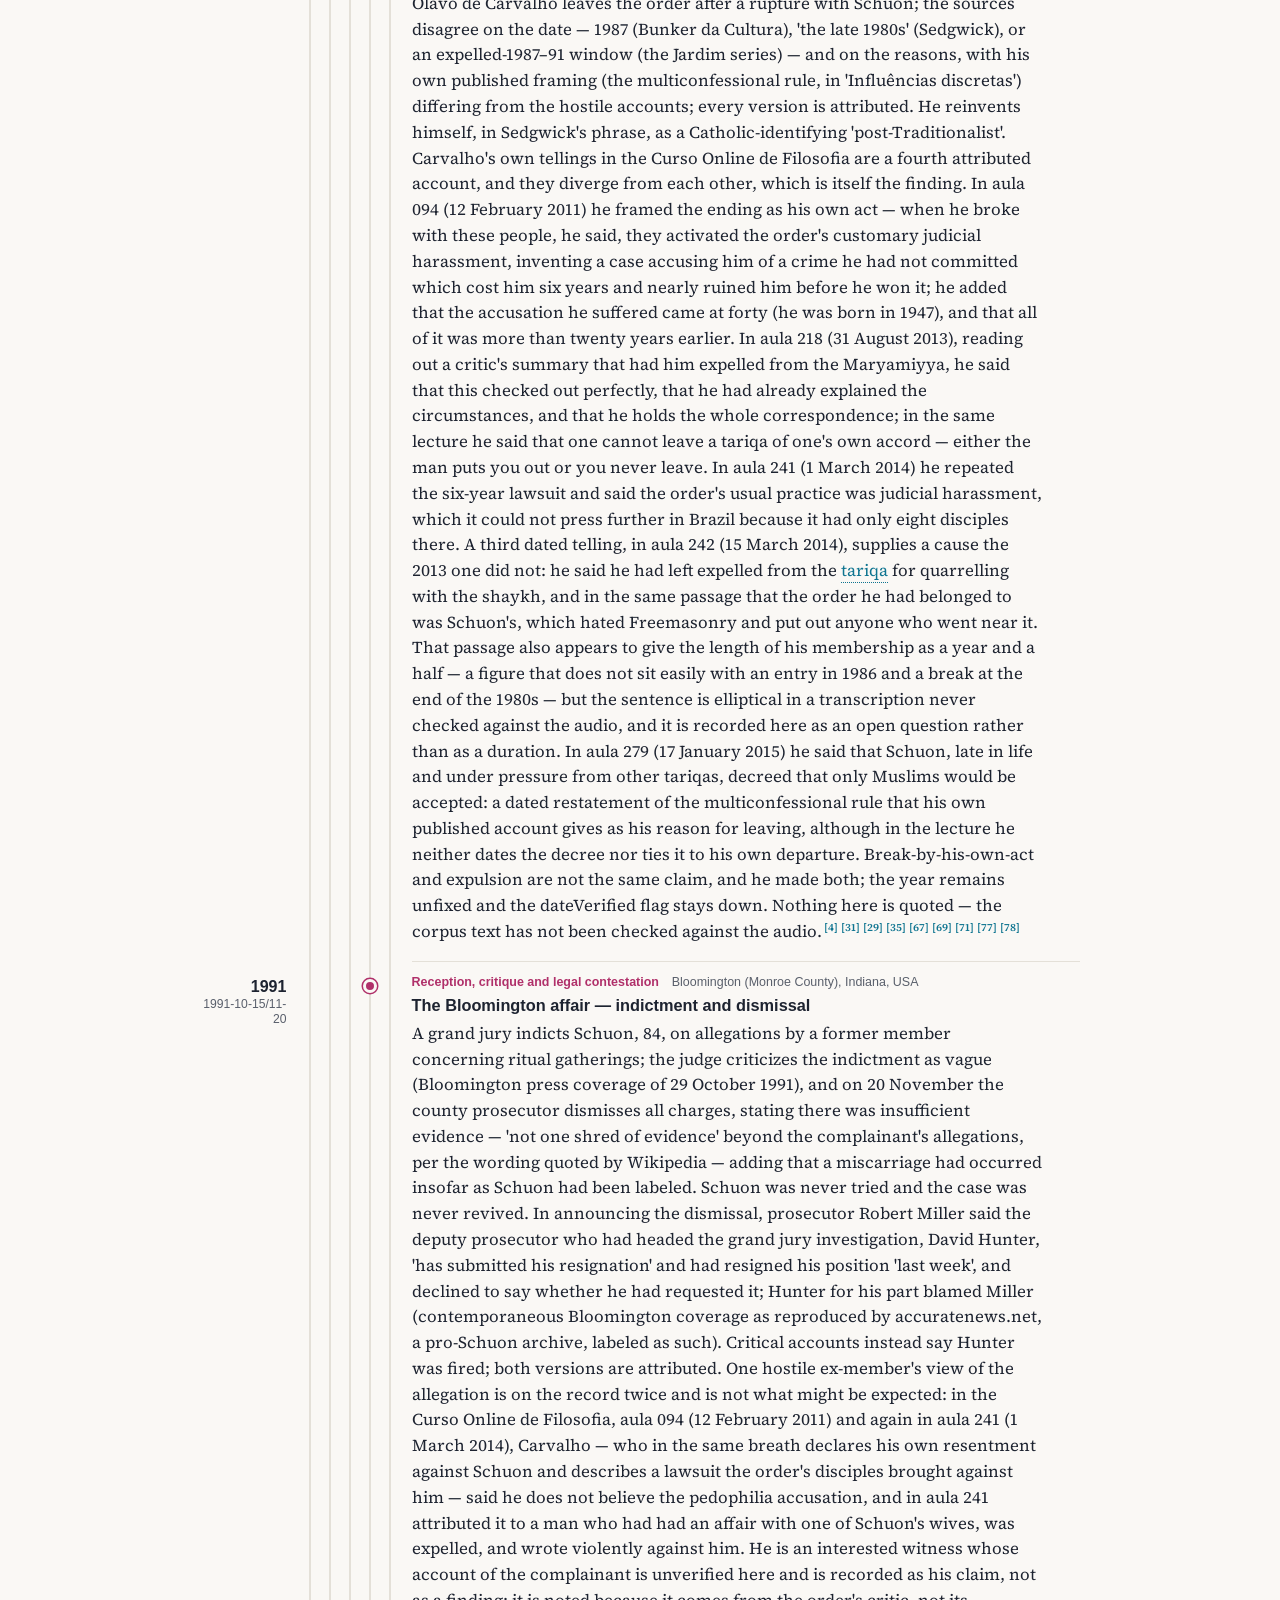
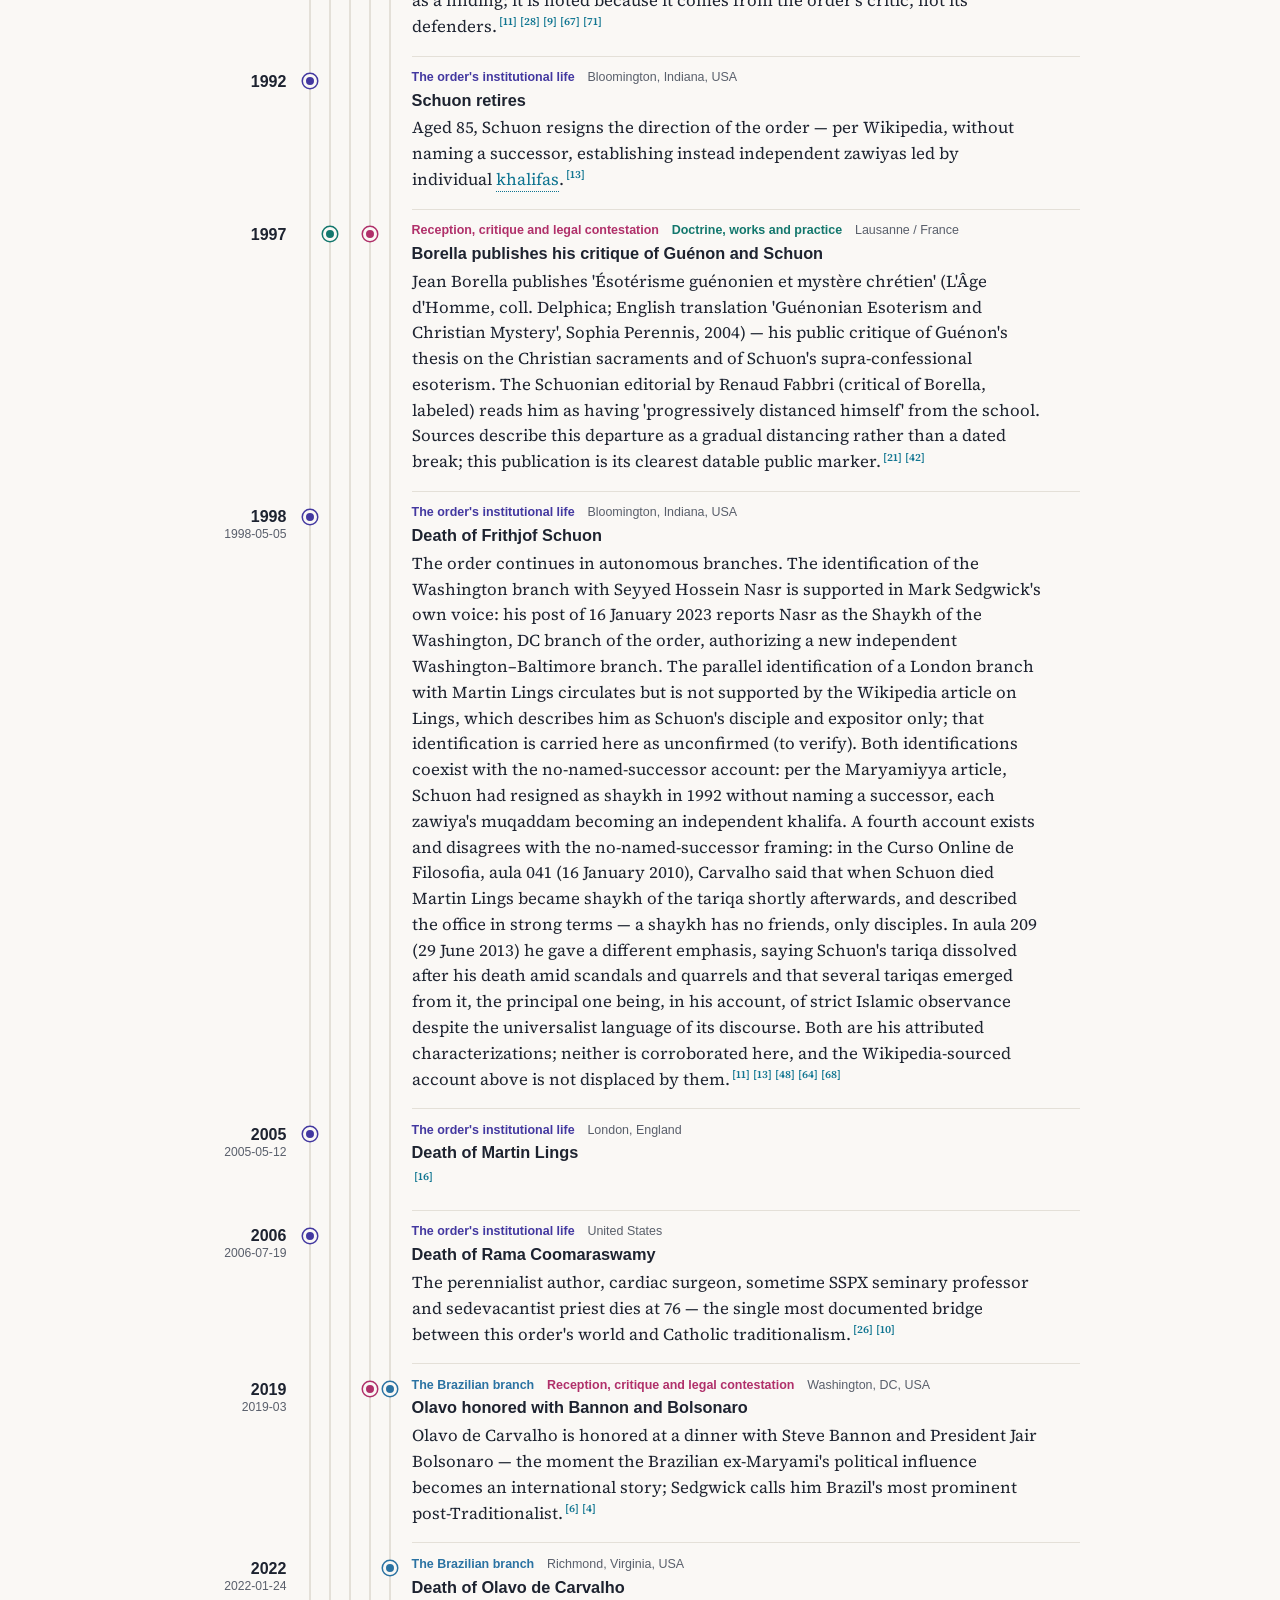
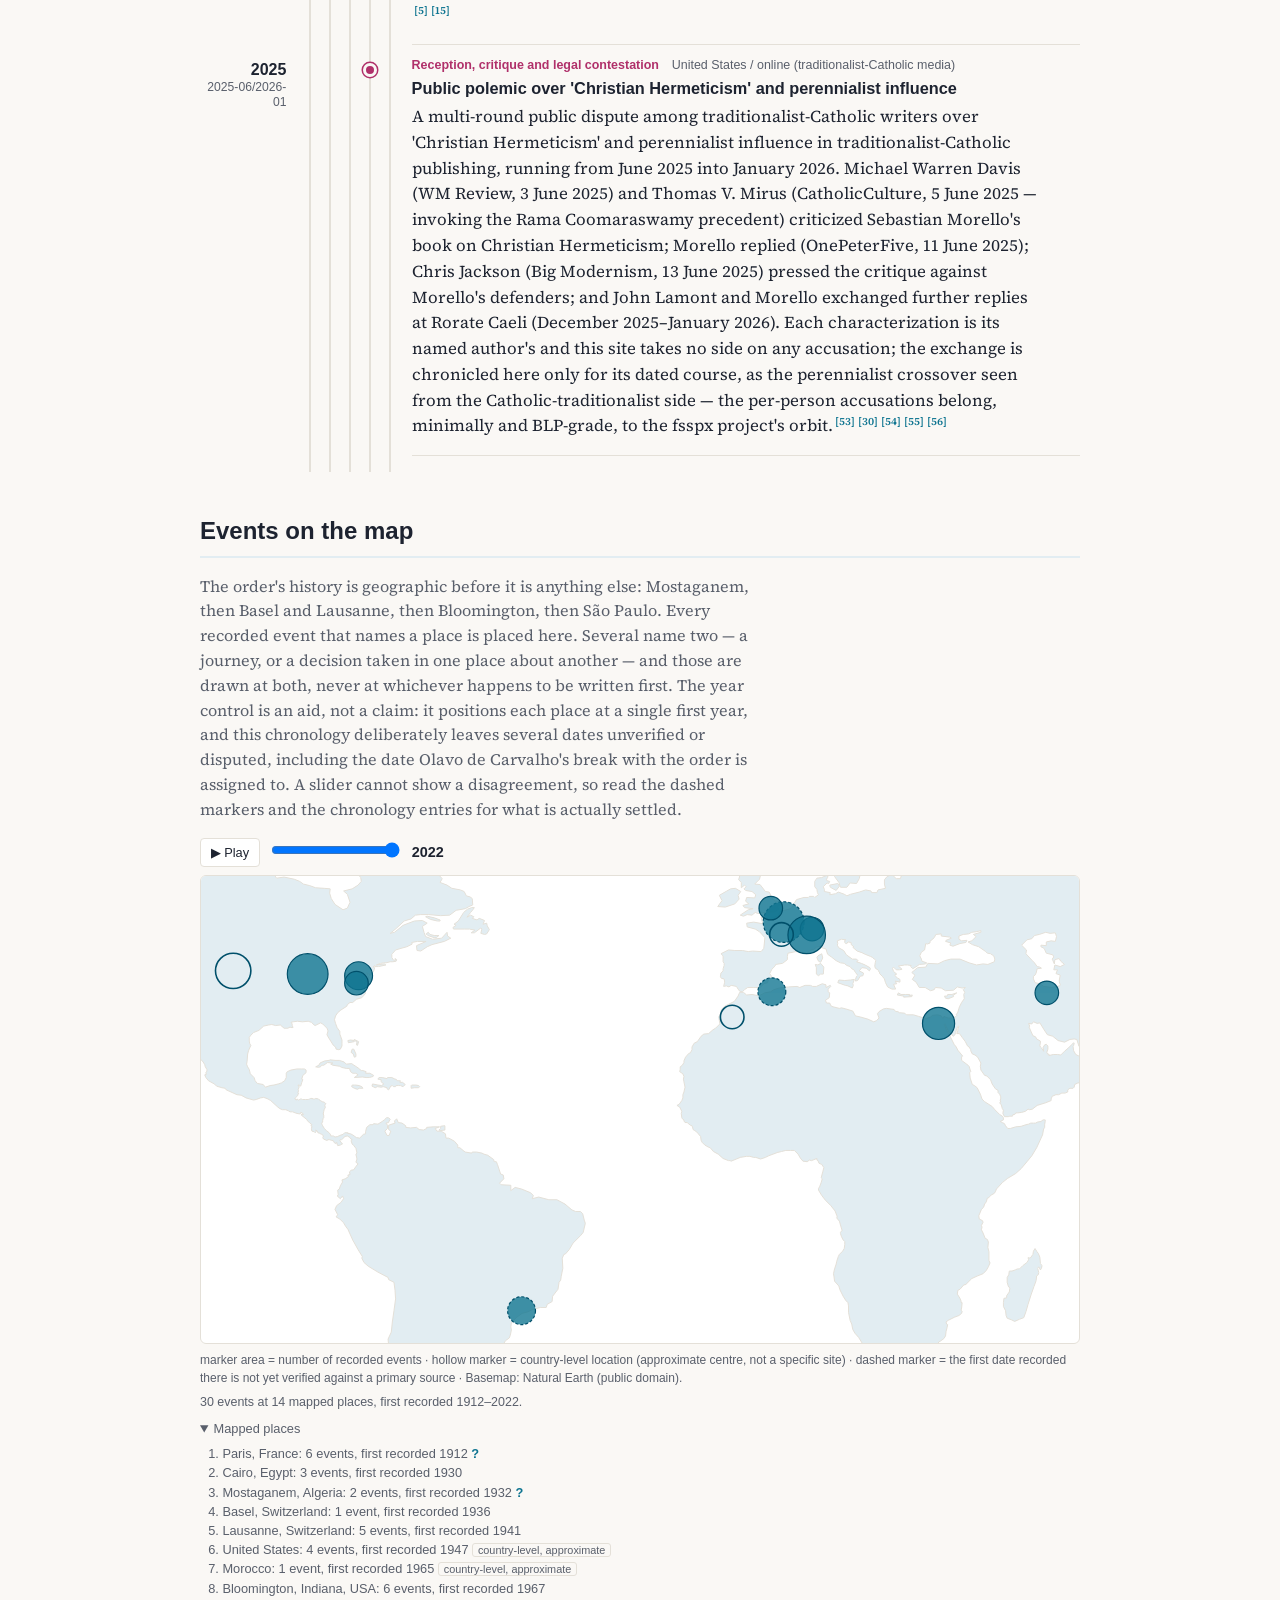
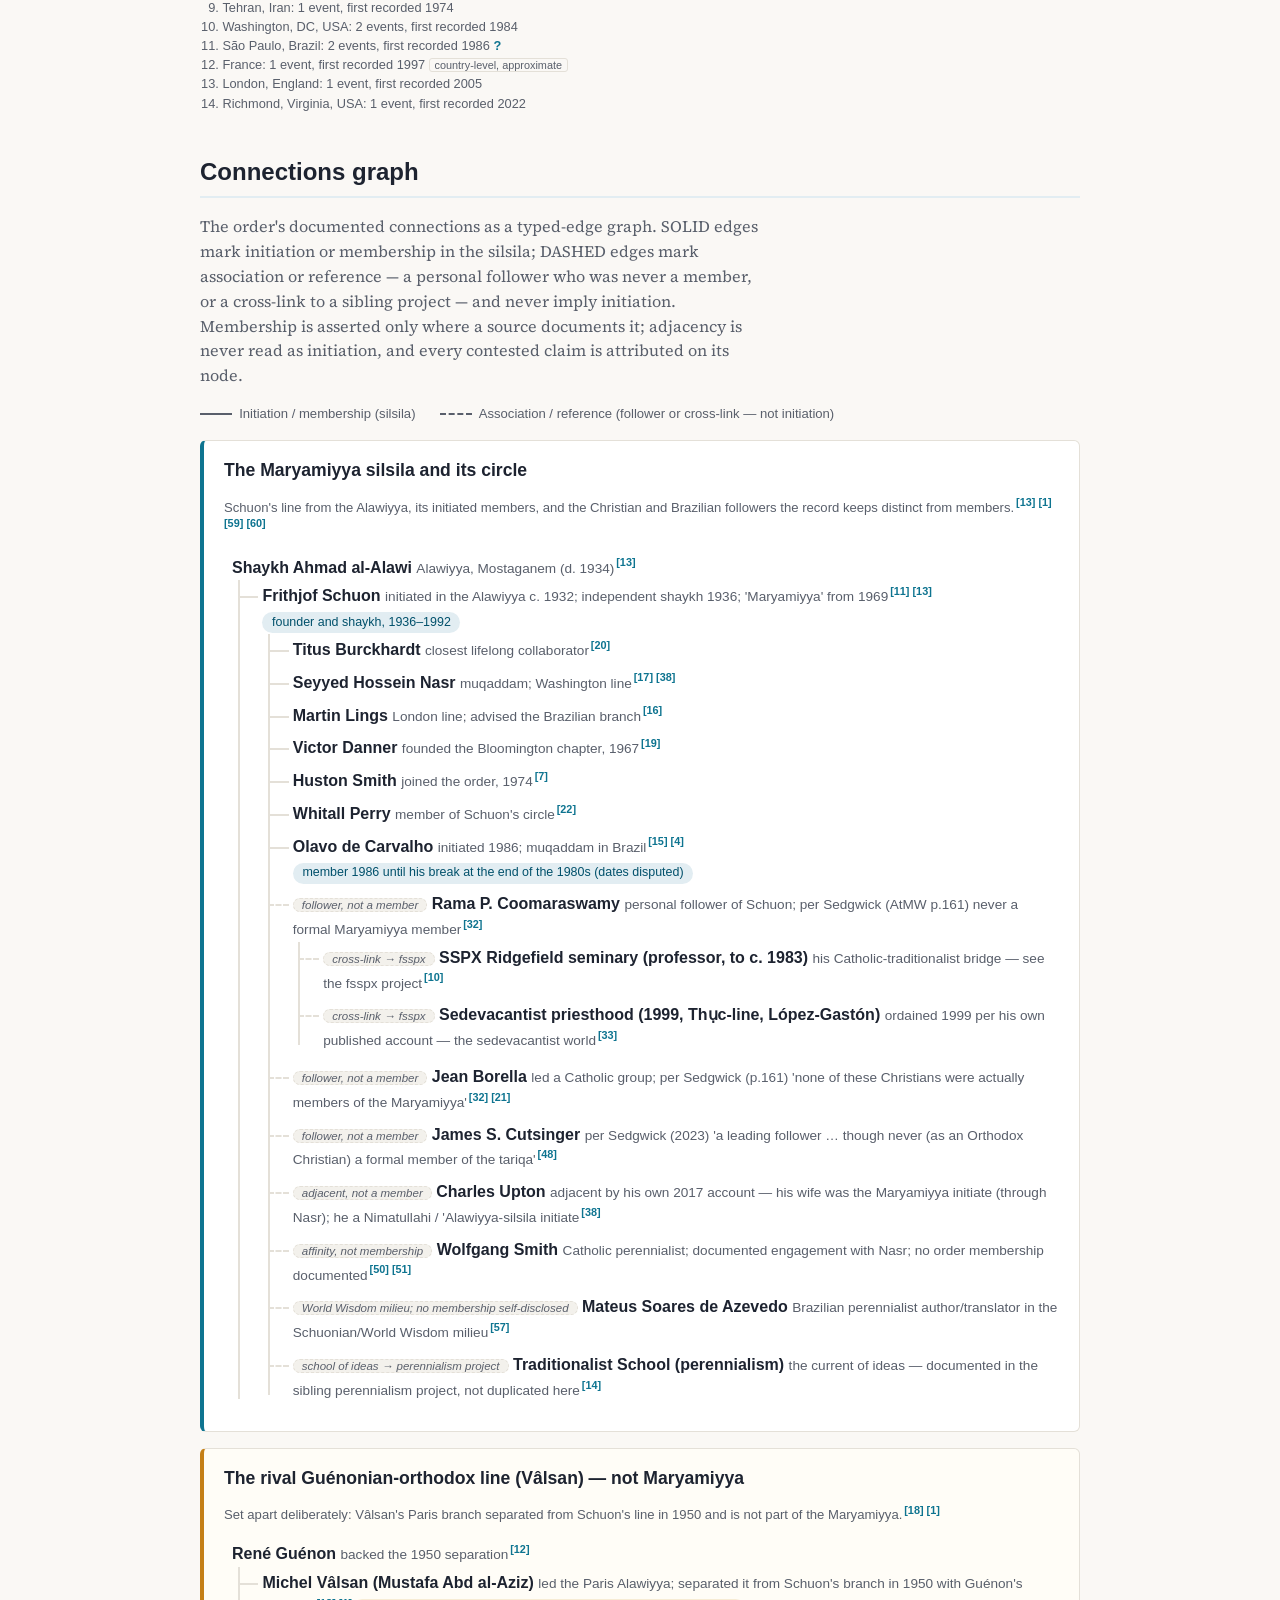
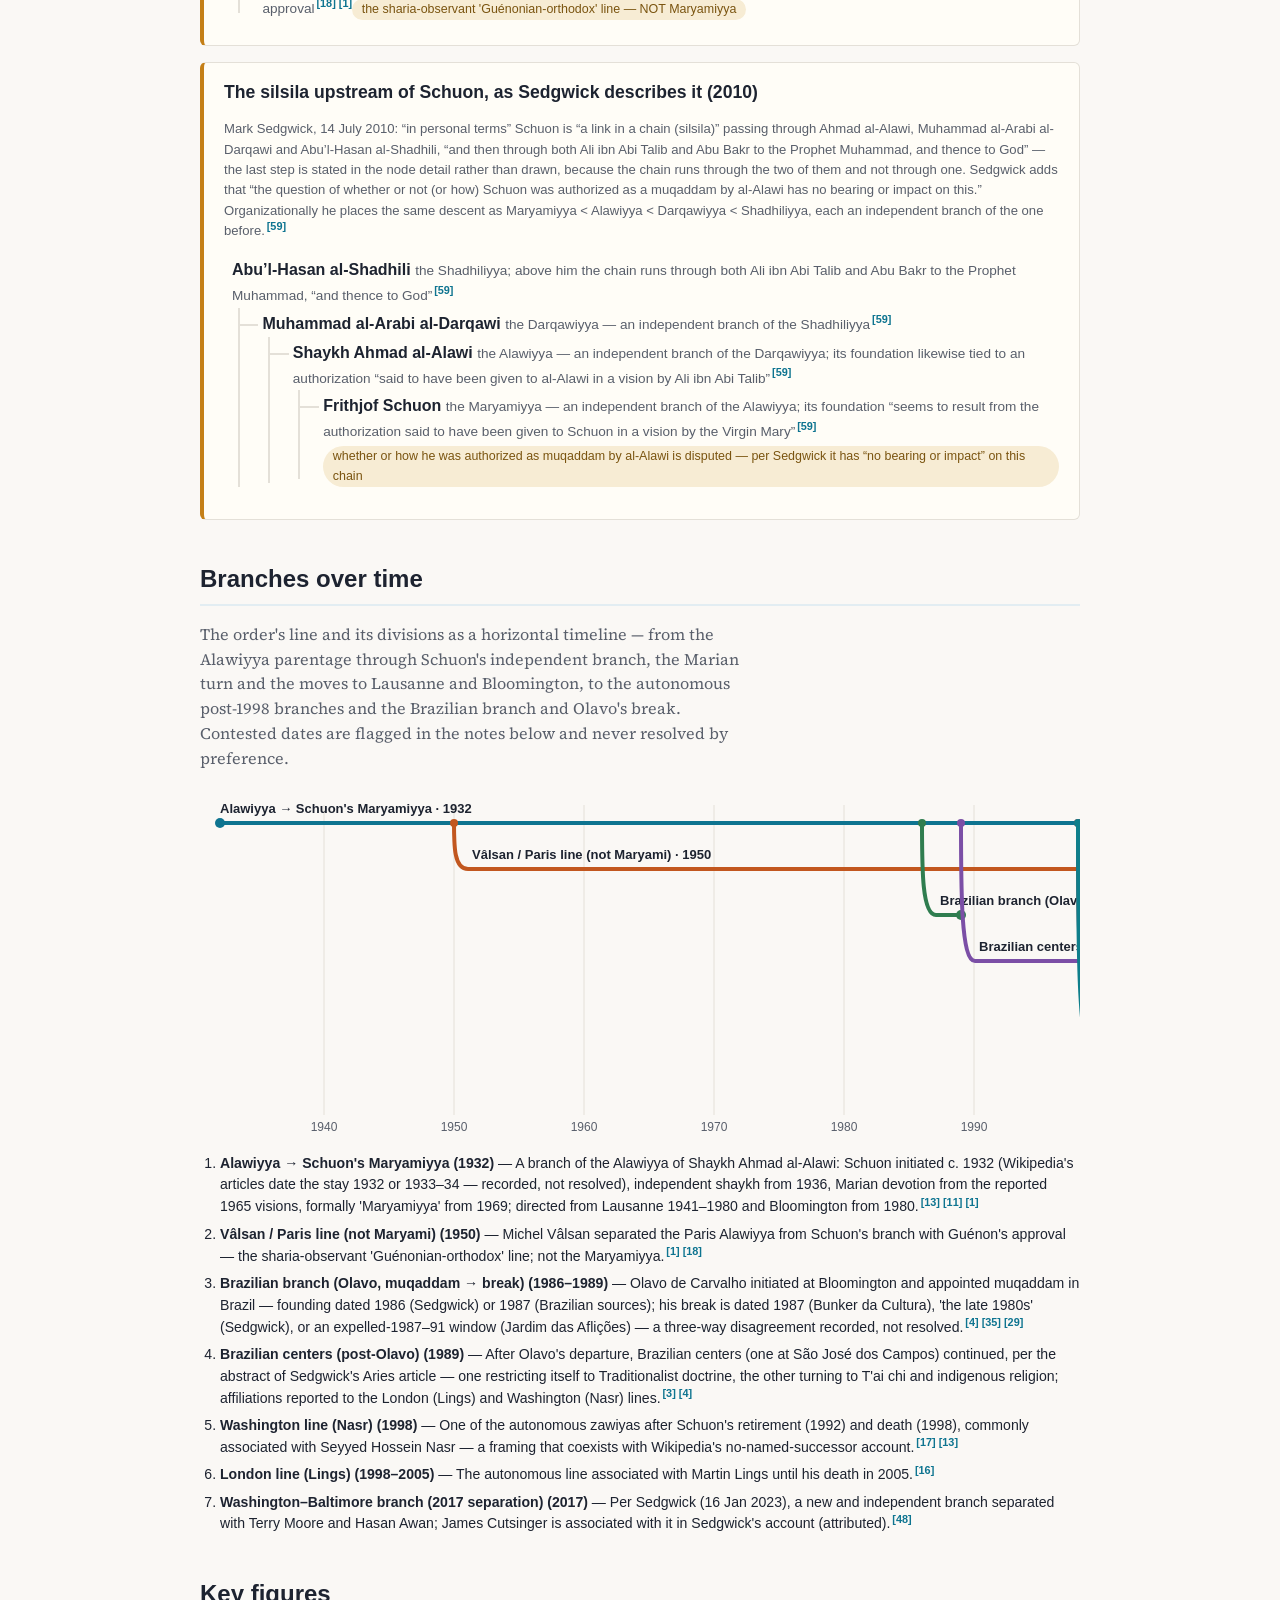
<file: docs/en/index.html>
<!DOCTYPE html>
<html lang="en">
<head>
  <meta charset="utf-8">
  <meta name="viewport" content="width=device-width, initial-scale=1">
  <title>Tariqa Maryamiyya — Cronologia</title>
  <meta name="description" content="An open, source-referenced chronology of the Tariqa Maryamiyya — the Sufi order founded by Frithjof Schuon — and the wider Traditionalist School (Guénon–Schuon perennialism), with special attention to its documented connections: to Catholic traditionalism and to Brazil.">
  <!-- Google tag (gtag.js) -->
  <script async src="https://www.googletagmanager.com/gtag/js?id=G-R9LV1QZHVE"></script>
  <script>
    window.dataLayer = window.dataLayer || [];
    function gtag(){dataLayer.push(arguments);}
    gtag('js', new Date());
    gtag('config', 'G-R9LV1QZHVE');
  </script>
  <link rel="stylesheet" href="../styles.css">
  <script src="../river.js" defer></script>
  <script src="../cite.js" defer data-label="Reference" data-all="All references"></script>
  <link rel="canonical" href="https://cronologia.github.io/tariqa/en/">
  <link rel="alternate" hreflang="en" href="https://cronologia.github.io/tariqa/en/">
  <link rel="alternate" hreflang="es" href="https://cronologia.github.io/tariqa/es/">
  <link rel="alternate" hreflang="pt" href="https://cronologia.github.io/tariqa/pt/">
  <link rel="alternate" hreflang="x-default" href="https://cronologia.github.io/tariqa/">
  <meta property="og:type" content="website">
  <meta property="og:site_name" content="Tariqa Maryamiyya — Cronologia">
  <meta property="og:locale" content="en_US">
  <meta property="og:title" content="Tariqa Maryamiyya — Cronologia">
  <meta property="og:description" content="An open, source-referenced chronology of the Tariqa Maryamiyya — the Sufi order founded by Frithjof Schuon — and the wider Traditionalist School (Guénon–Schuon perennialism), with special attention to its documented connections: to Catholic traditionalism and to Brazil.">
  <meta property="og:url" content="https://cronologia.github.io/tariqa/en/">
  <meta name="twitter:card" content="summary">
  <meta name="twitter:title" content="Tariqa Maryamiyya — Cronologia">
  <meta name="twitter:description" content="An open, source-referenced chronology of the Tariqa Maryamiyya — the Sufi order founded by Frithjof Schuon — and the wider Traditionalist School (Guénon–Schuon perennialism), with special attention to its documented connections: to Catholic traditionalism and to Brazil.">
  <script type="application/ld+json">
  {
    "@context": "https://schema.org",
    "@type": "WebSite",
    "name": "Tariqa Maryamiyya — Cronologia",
    "description": "An open, source-referenced chronology of the Tariqa Maryamiyya — the Sufi order founded by Frithjof Schuon — and the wider Traditionalist School (Guénon–Schuon perennialism), with special attention to its documented connections: to Catholic traditionalism and to Brazil.",
    "url": "https://cronologia.github.io/tariqa/en/",
    "inLanguage": "en"
  }
  </script>
</head>
<body>
  <header class="site-header">
    <div class="wrap">
      <nav class="lang-switch" aria-label="Language"><span class="lang-current" aria-current="true">EN</span><a href="../es/" hreflang="es">ES</a><a href="../pt/" hreflang="pt">PT</a></nav>
      <h1>Tariqa Maryamiyya — Cronologia</h1>
      <p class="subtitle">Chronology of the Maryamiyya and the Traditionalist School (1886–present)</p>
      <p class="lead">An open, source-referenced chronology of the Tariqa Maryamiyya — the Sufi order founded by Frithjof Schuon — and the wider Traditionalist School (Guénon–Schuon perennialism), with special attention to its documented connections: to Catholic traditionalism and to Brazil.</p>
      <p class="updated">Last updated: 2026-07-30</p>
      <div class="viz-chips">
        <a href="#lineage">🕸️ Connections</a>
        <a href="#branch-timeline">🌿 Branches</a>
      </div>
    </div>
  </header>

  <nav class="site-nav">
    <div class="wrap">
      <a href="#about">About</a>
      <a href="#chronology">Chronology</a>
      <a href="#chronology-spine">Over time</a>
      <a href="#threads">Storylines</a>
      <a href="#places-map">Map</a>
      <a href="#lineage">Connections</a>
      <a href="#branch-timeline">Branches</a>
      <a href="#figures">Key figures</a>
      <a href="#organizations">Organizations</a>
      <a href="#disambiguation">Disambiguation</a>
      <a href="#references">References</a>
    </div>
  </nav>

  <main class="wrap">
    <section id="chronology-spine" class="viz">
      <h2>Events over time</h2>
      <p class="section-intro">How the record is distributed across time. Bar height is the number of recorded events in that decade; the hatched part of a bar is events whose date is not yet verified against a primary source. Select a decade to jump to it in the chronology below.</p>
      <figure class="chrono-spine">
        <div class="viz-scroll">
        <ol class="cs-track-list">
          <li class="cs-col"><a href="#decade-1910" title="1910s: 1 event, 1 with an unverified date"><span class="cs-count">1</span><span class="cs-track"><span class="cs-bar" style="height:25%"><span class="cs-unverified" style="height:100%"></span></span></span><span class="cs-label">1910s</span><span class="visually-hidden">1910s: 1 event, 1 with an unverified date</span></a></li>
          <li class="cs-col"><a href="#decade-1920" title="1920s: 3 events"><span class="cs-count">3</span><span class="cs-track"><span class="cs-bar" style="height:75%"></span></span><span class="cs-label">1920s</span><span class="visually-hidden">1920s: 3 events</span></a></li>
          <li class="cs-col"><a href="#decade-1930" title="1930s: 4 events, 2 with an unverified date"><span class="cs-count">4</span><span class="cs-track"><span class="cs-bar" style="height:100%"><span class="cs-unverified" style="height:50%"></span></span></span><span class="cs-label">1930s</span><span class="visually-hidden">1930s: 4 events, 2 with an unverified date</span></a></li>
          <li class="cs-col"><a href="#decade-1940" title="1940s: 3 events"><span class="cs-count">3</span><span class="cs-track"><span class="cs-bar" style="height:75%"></span></span><span class="cs-label">1940s</span><span class="visually-hidden">1940s: 3 events</span></a></li>
          <li class="cs-col"><a href="#decade-1950" title="1950s: 2 events"><span class="cs-count">2</span><span class="cs-track"><span class="cs-bar" style="height:50%"></span></span><span class="cs-label">1950s</span><span class="visually-hidden">1950s: 2 events</span></a></li>
          <li class="cs-col"><a href="#decade-1960" title="1960s: 3 events"><span class="cs-count">3</span><span class="cs-track"><span class="cs-bar" style="height:75%"></span></span><span class="cs-label">1960s</span><span class="visually-hidden">1960s: 3 events</span></a></li>
          <li class="cs-col"><a href="#decade-1970" title="1970s: 1 event"><span class="cs-count">1</span><span class="cs-track"><span class="cs-bar" style="height:25%"></span></span><span class="cs-label">1970s</span><span class="visually-hidden">1970s: 1 event</span></a></li>
          <li class="cs-col"><a href="#decade-1980" title="1980s: 4 events, 2 with an unverified date"><span class="cs-count">4</span><span class="cs-track"><span class="cs-bar" style="height:100%"><span class="cs-unverified" style="height:50%"></span></span></span><span class="cs-label">1980s</span><span class="visually-hidden">1980s: 4 events, 2 with an unverified date</span></a></li>
          <li class="cs-col"><a href="#decade-1990" title="1990s: 4 events"><span class="cs-count">4</span><span class="cs-track"><span class="cs-bar" style="height:100%"></span></span><span class="cs-label">1990s</span><span class="visually-hidden">1990s: 4 events</span></a></li>
          <li class="cs-col"><a href="#decade-2000" title="2000s: 2 events"><span class="cs-count">2</span><span class="cs-track"><span class="cs-bar" style="height:50%"></span></span><span class="cs-label">2000s</span><span class="visually-hidden">2000s: 2 events</span></a></li>
          <li class="cs-col"><a href="#decade-2010" title="2010s: 1 event"><span class="cs-count">1</span><span class="cs-track"><span class="cs-bar" style="height:25%"></span></span><span class="cs-label">2010s</span><span class="visually-hidden">2010s: 1 event</span></a></li>
          <li class="cs-col"><a href="#decade-2020" title="2020s: 2 events"><span class="cs-count">2</span><span class="cs-track"><span class="cs-bar" style="height:50%"></span></span><span class="cs-label">2020s</span><span class="visually-hidden">2020s: 2 events</span></a></li>
        </ol>
        </div>
        <figcaption>30 events, 1912–2025 · 5 with a date not yet verified against a primary source. Gaps are shown as explicit breaks, never compressed away.</figcaption>
      </figure>
    </section>

    <section id="threads" class="viz">
      <h2>Parallel storylines</h2>
      <p class="section-intro">The chronology read as parallel storylines: one row per lane, one column per decade, each cell the number of that lane’s events in that decade. An event that belongs to several storylines is counted in each, so the rows sum to more than the number of events. Select a number to jump to that decade in the chronology.</p>
      <p class="notice notice-attribution">These lanes are an editorial reading of this chronology, not a neutral index. They group events by the KIND of act — the order&#39;s institutional life, its doctrine and practice, ruptures within it, how it was received and contested from outside, and the Brazilian branch. Two choices are deliberate and worth stating here rather than burying: the order&#39;s internal separations are kept APART from outside criticism, so that a single &#39;controversies&#39; lane cannot become a dumping ground for every critical perspective; and the lane holding outside contestation contains items of very different weight — a scholarly critique, a press polemic, and a 1991 criminal indictment that a judge criticised and which was dismissed — which are grouped because of who acts, not because they are equivalent. Events belong to several lanes where they belong to several storylines. What was considered and left out, and why, is recorded on issue #42.</p>
      <figure class="swimlanes">
        <div class="viz-scroll">
        <table class="sw-grid">
          <thead>
            <tr><th scope="col">Storyline</th><th scope="col">1910s</th><th scope="col">1920s</th><th scope="col">1930s</th><th scope="col">1940s</th><th scope="col">1950s</th><th scope="col">1960s</th><th scope="col">1970s</th><th scope="col">1980s</th><th scope="col">1990s</th><th scope="col">2000s</th><th scope="col">2010s</th><th scope="col">2020s</th><th scope="col" class="sw-total">Events</th></tr>
          </thead>
          <tbody>
          <tr>
            <th scope="row">The order&#39;s institutional life</th>
            <td class="sw-cell sw-i1 sw-has-unverified"><a href="#decade-1910" title="The order&#39;s institutional life, 1910s: 1 event, 1 with a date not yet verified against a primary source">1<span class="sw-flag" aria-hidden="true">?</span><span class="visually-hidden">The order&#39;s institutional life, 1910s: 1 event, 1 with a date not yet verified against a primary source</span></a></td><td class="sw-cell sw-zero"><span class="visually-hidden">The order&#39;s institutional life, 1920s: no recorded events</span></td><td class="sw-cell sw-i4 sw-has-unverified"><a href="#decade-1930" title="The order&#39;s institutional life, 1930s: 4 events, 2 with a date not yet verified against a primary source">4<span class="sw-flag" aria-hidden="true">?</span><span class="visually-hidden">The order&#39;s institutional life, 1930s: 4 events, 2 with a date not yet verified against a primary source</span></a></td><td class="sw-cell sw-i1"><a href="#decade-1940" title="The order&#39;s institutional life, 1940s: 1 event">1<span class="visually-hidden">The order&#39;s institutional life, 1940s: 1 event</span></a></td><td class="sw-cell sw-i1"><a href="#decade-1950" title="The order&#39;s institutional life, 1950s: 1 event">1<span class="visually-hidden">The order&#39;s institutional life, 1950s: 1 event</span></a></td><td class="sw-cell sw-i2"><a href="#decade-1960" title="The order&#39;s institutional life, 1960s: 2 events">2<span class="visually-hidden">The order&#39;s institutional life, 1960s: 2 events</span></a></td><td class="sw-cell sw-i1"><a href="#decade-1970" title="The order&#39;s institutional life, 1970s: 1 event">1<span class="visually-hidden">The order&#39;s institutional life, 1970s: 1 event</span></a></td><td class="sw-cell sw-i3 sw-has-unverified"><a href="#decade-1980" title="The order&#39;s institutional life, 1980s: 3 events, 1 with a date not yet verified against a primary source">3<span class="sw-flag" aria-hidden="true">?</span><span class="visually-hidden">The order&#39;s institutional life, 1980s: 3 events, 1 with a date not yet verified against a primary source</span></a></td><td class="sw-cell sw-i2"><a href="#decade-1990" title="The order&#39;s institutional life, 1990s: 2 events">2<span class="visually-hidden">The order&#39;s institutional life, 1990s: 2 events</span></a></td><td class="sw-cell sw-i2"><a href="#decade-2000" title="The order&#39;s institutional life, 2000s: 2 events">2<span class="visually-hidden">The order&#39;s institutional life, 2000s: 2 events</span></a></td><td class="sw-cell sw-zero"><span class="visually-hidden">The order&#39;s institutional life, 2010s: no recorded events</span></td><td class="sw-cell sw-zero"><span class="visually-hidden">The order&#39;s institutional life, 2020s: no recorded events</span></td>
            <td class="sw-total">17</td>
          </tr>
          <tr>
            <th scope="row">Doctrine, works and practice</th>
            <td class="sw-cell sw-zero"><span class="visually-hidden">Doctrine, works and practice, 1910s: no recorded events</span></td><td class="sw-cell sw-i3"><a href="#decade-1920" title="Doctrine, works and practice, 1920s: 3 events">3<span class="visually-hidden">Doctrine, works and practice, 1920s: 3 events</span></a></td><td class="sw-cell sw-zero"><span class="visually-hidden">Doctrine, works and practice, 1930s: no recorded events</span></td><td class="sw-cell sw-i2"><a href="#decade-1940" title="Doctrine, works and practice, 1940s: 2 events">2<span class="visually-hidden">Doctrine, works and practice, 1940s: 2 events</span></a></td><td class="sw-cell sw-zero"><span class="visually-hidden">Doctrine, works and practice, 1950s: no recorded events</span></td><td class="sw-cell sw-i1"><a href="#decade-1960" title="Doctrine, works and practice, 1960s: 1 event">1<span class="visually-hidden">Doctrine, works and practice, 1960s: 1 event</span></a></td><td class="sw-cell sw-zero"><span class="visually-hidden">Doctrine, works and practice, 1970s: no recorded events</span></td><td class="sw-cell sw-i1"><a href="#decade-1980" title="Doctrine, works and practice, 1980s: 1 event">1<span class="visually-hidden">Doctrine, works and practice, 1980s: 1 event</span></a></td><td class="sw-cell sw-i1"><a href="#decade-1990" title="Doctrine, works and practice, 1990s: 1 event">1<span class="visually-hidden">Doctrine, works and practice, 1990s: 1 event</span></a></td><td class="sw-cell sw-zero"><span class="visually-hidden">Doctrine, works and practice, 2000s: no recorded events</span></td><td class="sw-cell sw-zero"><span class="visually-hidden">Doctrine, works and practice, 2010s: no recorded events</span></td><td class="sw-cell sw-zero"><span class="visually-hidden">Doctrine, works and practice, 2020s: no recorded events</span></td>
            <td class="sw-total">8</td>
          </tr>
          <tr>
            <th scope="row">Ruptures within the order</th>
            <td class="sw-cell sw-zero"><span class="visually-hidden">Ruptures within the order, 1910s: no recorded events</span></td><td class="sw-cell sw-zero"><span class="visually-hidden">Ruptures within the order, 1920s: no recorded events</span></td><td class="sw-cell sw-zero"><span class="visually-hidden">Ruptures within the order, 1930s: no recorded events</span></td><td class="sw-cell sw-zero"><span class="visually-hidden">Ruptures within the order, 1940s: no recorded events</span></td><td class="sw-cell sw-i1"><a href="#decade-1950" title="Ruptures within the order, 1950s: 1 event">1<span class="visually-hidden">Ruptures within the order, 1950s: 1 event</span></a></td><td class="sw-cell sw-zero"><span class="visually-hidden">Ruptures within the order, 1960s: no recorded events</span></td><td class="sw-cell sw-zero"><span class="visually-hidden">Ruptures within the order, 1970s: no recorded events</span></td><td class="sw-cell sw-i1 sw-has-unverified"><a href="#decade-1980" title="Ruptures within the order, 1980s: 1 event, 1 with a date not yet verified against a primary source">1<span class="sw-flag" aria-hidden="true">?</span><span class="visually-hidden">Ruptures within the order, 1980s: 1 event, 1 with a date not yet verified against a primary source</span></a></td><td class="sw-cell sw-zero"><span class="visually-hidden">Ruptures within the order, 1990s: no recorded events</span></td><td class="sw-cell sw-zero"><span class="visually-hidden">Ruptures within the order, 2000s: no recorded events</span></td><td class="sw-cell sw-zero"><span class="visually-hidden">Ruptures within the order, 2010s: no recorded events</span></td><td class="sw-cell sw-zero"><span class="visually-hidden">Ruptures within the order, 2020s: no recorded events</span></td>
            <td class="sw-total">2</td>
          </tr>
          <tr>
            <th scope="row">Reception, critique and legal contestation</th>
            <td class="sw-cell sw-zero"><span class="visually-hidden">Reception, critique and legal contestation, 1910s: no recorded events</span></td><td class="sw-cell sw-zero"><span class="visually-hidden">Reception, critique and legal contestation, 1920s: no recorded events</span></td><td class="sw-cell sw-zero"><span class="visually-hidden">Reception, critique and legal contestation, 1930s: no recorded events</span></td><td class="sw-cell sw-zero"><span class="visually-hidden">Reception, critique and legal contestation, 1940s: no recorded events</span></td><td class="sw-cell sw-zero"><span class="visually-hidden">Reception, critique and legal contestation, 1950s: no recorded events</span></td><td class="sw-cell sw-zero"><span class="visually-hidden">Reception, critique and legal contestation, 1960s: no recorded events</span></td><td class="sw-cell sw-zero"><span class="visually-hidden">Reception, critique and legal contestation, 1970s: no recorded events</span></td><td class="sw-cell sw-zero"><span class="visually-hidden">Reception, critique and legal contestation, 1980s: no recorded events</span></td><td class="sw-cell sw-i2"><a href="#decade-1990" title="Reception, critique and legal contestation, 1990s: 2 events">2<span class="visually-hidden">Reception, critique and legal contestation, 1990s: 2 events</span></a></td><td class="sw-cell sw-zero"><span class="visually-hidden">Reception, critique and legal contestation, 2000s: no recorded events</span></td><td class="sw-cell sw-i1"><a href="#decade-2010" title="Reception, critique and legal contestation, 2010s: 1 event">1<span class="visually-hidden">Reception, critique and legal contestation, 2010s: 1 event</span></a></td><td class="sw-cell sw-i1"><a href="#decade-2020" title="Reception, critique and legal contestation, 2020s: 1 event">1<span class="visually-hidden">Reception, critique and legal contestation, 2020s: 1 event</span></a></td>
            <td class="sw-total">4</td>
          </tr>
          <tr>
            <th scope="row">The Brazilian branch</th>
            <td class="sw-cell sw-zero"><span class="visually-hidden">The Brazilian branch, 1910s: no recorded events</span></td><td class="sw-cell sw-zero"><span class="visually-hidden">The Brazilian branch, 1920s: no recorded events</span></td><td class="sw-cell sw-zero"><span class="visually-hidden">The Brazilian branch, 1930s: no recorded events</span></td><td class="sw-cell sw-zero"><span class="visually-hidden">The Brazilian branch, 1940s: no recorded events</span></td><td class="sw-cell sw-zero"><span class="visually-hidden">The Brazilian branch, 1950s: no recorded events</span></td><td class="sw-cell sw-zero"><span class="visually-hidden">The Brazilian branch, 1960s: no recorded events</span></td><td class="sw-cell sw-zero"><span class="visually-hidden">The Brazilian branch, 1970s: no recorded events</span></td><td class="sw-cell sw-i2 sw-has-unverified"><a href="#decade-1980" title="The Brazilian branch, 1980s: 2 events, 2 with a date not yet verified against a primary source">2<span class="sw-flag" aria-hidden="true">?</span><span class="visually-hidden">The Brazilian branch, 1980s: 2 events, 2 with a date not yet verified against a primary source</span></a></td><td class="sw-cell sw-zero"><span class="visually-hidden">The Brazilian branch, 1990s: no recorded events</span></td><td class="sw-cell sw-zero"><span class="visually-hidden">The Brazilian branch, 2000s: no recorded events</span></td><td class="sw-cell sw-i1"><a href="#decade-2010" title="The Brazilian branch, 2010s: 1 event">1<span class="visually-hidden">The Brazilian branch, 2010s: 1 event</span></a></td><td class="sw-cell sw-i1"><a href="#decade-2020" title="The Brazilian branch, 2020s: 1 event">1<span class="visually-hidden">The Brazilian branch, 2020s: 1 event</span></a></td>
            <td class="sw-total">4</td>
          </tr>
          </tbody>
        </table>
        </div>
        <figcaption>30 events across 5 lanes, 1912–2025 · 35 lane assignments, because an event may belong to more than one storyline. Gaps are shown as explicit breaks, never compressed away.</figcaption>
      </figure>
      <details class="sw-bases" open>
        <summary>What each lane is grounded in</summary>
        <ol class="branch-notes">
            <li><strong>The order&#39;s institutional life</strong> — Affiliations, initiations and investitures, foundings of chapters and platforms, moves of the order&#39;s seat, retirement and succession, and the deaths of its principals. Follows the sequence this dataset already carries in its lineage and branch timeline rather than introducing a new grouping. Where an event&#39;s meaning is itself disputed — the 1936 assumption of an independent shaykhdom, which followers describe as a divine investiture and Sedgwick treats as self-authorisation — the lane records the act and leaves the competing readings in the event text, where they are attributed.<sup class="cite"><a href="#ref-1" title="Reference 1">[1]</a></sup></li>
            <li><strong>Doctrine, works and practice</strong> — The works this chronology carries and the developments that shaped the order&#39;s own practice — the Plains Indian dimension from 1947, the Marian visions of 1965 and the devotion that followed. Deliberately NOT the school&#39;s whole literary corpus: that belongs to the `perennialism` chronology, and this lane holds only what this dataset records, which is the order-relevant part. That division answers a question issue #42 raised rather than leaving it implicit.</li>
            <li><strong>Ruptures within the order</strong> — Separations among the order&#39;s own members — the 1950 Vâlsan split and the 1989 Brazilian break. Kept distinct from outside contestation on purpose: merging the two would make a single lane read as &#39;everything bad&#39;, which is exactly the dumping-ground failure issue #42 warned about. These are internal institutional events, and the sources describe them as disagreements over practice and authority.<sup class="cite"><a href="#ref-1" title="Reference 1">[1]</a></sup></li>
            <li><strong>Reception, critique and legal contestation</strong> — Acts by people outside the order&#39;s own membership that took a position on it: a philosophical critique (Borella 1997), a public polemic among traditionalist-Catholic writers (2025), the international attention drawn by a former member&#39;s political prominence (2019), and the 1991 Indiana criminal proceeding. The label names the legal item explicitly because grouping a dismissed indictment beside works of criticism must not be allowed to read as equating them; the 1991 entry keeps its own dating and attribution untouched.</li>
            <li><strong>The Brazilian branch</strong> — The founding of the Brazilian group in 1986, its founder&#39;s break with Schuon, and the later public trajectory of that founder. A CHAPTER lane rather than a kind-of-act lane, and it deliberately cross-cuts the others — issue #42 proposed it precisely as a test that an event can carry more than one lane, and 1989 and 2019 are that test.</li>
        </ol>
      </details>
    </section>

    <section id="about">
      <h2>About</h2>
      <p class="notice">This is a work-in-progress dataset about a semi-private initiatic order and, in part, living people. It is compiled only from published scholarship (Mark Sedgwick&#39;s work is the academic backbone) and participants&#39; own public writings; sympathetic, critical and apostate sources are labeled as such; contested characterizations are attributed, never asserted in the site&#39;s own voice; dates the sources dispute are flagged with a ? mark; and no private individuals are named. Corrections against published sources are welcome.</p>
      <dl class="facts">
        <dt>What it is</dt>
        <dd>A Sufi order (<a class="glossary-link" href="https://cronologia.github.io/glossary/tariqa/">tariqa</a>) of Western origin founded by Frithjof Schuon, and the organizational heart of the <a class="glossary-link" href="https://cronologia.github.io/glossary/traditionalist-school/">Traditionalist School</a> — the perennialist current of René Guénon, Schuon and Ananda Coomaraswamy.<sup class="cite"><a href="#ref-13" title="Reference 13">[13]</a> <a href="#ref-14" title="Reference 14">[14]</a></sup></dd>
        <dt>Lineage</dt>
        <dd>A branch of the Alawiyya of Shaykh Ahmad al-Alawi (Mostaganem, Algeria), where Schuon was initiated in the early 1930s; Schuon assumed the function of independent shaykh in Basel in late 1936 — an investiture his followers describe as divinely confirmed and Sedgwick treats as self-authorization. Sedgwick (14 July 2010) places the order twice over. Organizationally it is, in his words, “an independent branch of the Alawiyya, which is itself an independent branch of the Darqawiyya, which is itself an independent branch of the Shadhiliyya” — “independent” meaning that it operates independently of the tariqa it derives from and that its practice, prayers and teachings differ in certain respects, which he notes is true of most tariqas in existence today. Personally, Schuon is “a link in a chain (<a class="glossary-link" href="https://cronologia.github.io/glossary/silsila/">silsila</a>)” passing through Ahmad al-Alawi, Muhammad al-Arabi al-Darqawi and Abu’l-Hasan al-Shadhili, and then through both Ali ibn Abi Talib and Abu Bakr to the Prophet Muhammad.<sup class="cite"><a href="#ref-13" title="Reference 13">[13]</a> <a href="#ref-11" title="Reference 11">[11]</a> <a href="#ref-1" title="Reference 1">[1]</a> <a href="#ref-59" title="Reference 59">[59]</a> <a href="#ref-60" title="Reference 60">[60]</a></sup></dd>
        <dt>The name</dt>
        <dd>&#39;Maryamiyya&#39; — after the Virgin Mary (Maryam), whom Schuon regarded as the order&#39;s spiritual protectress following visions he reported in 1965; the name was formally added in 1969 (full style: Tariqa Shadhiliyya-Darqawiyya-Alawiyya-Maryamiyya).<sup class="cite"><a href="#ref-13" title="Reference 13">[13]</a></sup></dd>
        <dt>Headquarters</dt>
        <dd>Lausanne, Switzerland (1941–1980), then Bloomington, Indiana (1980–1998); since Schuon&#39;s retirement and death, autonomous zawiyas under individual khalifas — commonly described as Washington (Nasr) and London (Lings) branches, though Wikipedia&#39;s account stresses that no successor was named.<sup class="cite"><a href="#ref-13" title="Reference 13">[13]</a> <a href="#ref-17" title="Reference 17">[17]</a> <a href="#ref-16" title="Reference 16">[16]</a></sup></dd>
        <dt>In Brazil</dt>
        <dd>A Brazilian branch founded in 1986/87 (sources differ) — described as the first tariqa brought to Brazil by Brazilians — with Olavo de Carvalho as Schuon&#39;s muqaddam until his break with Schuon at the end of the 1980s; centers reported at São José dos Campos (SP) with branch affiliations still to be verified. <span class="flag" title="Not yet verified against a primary source">?</span><sup class="cite"><a href="#ref-4" title="Reference 4">[4]</a> <a href="#ref-15" title="Reference 15">[15]</a></sup></dd>
        <dt>Why it is in this project family</dt>
        <dd>The documented crossovers: Rama Coomaraswamy — per Sedgwick never a formal Maryamiyya member, but a personal follower of Schuon who led a Catholic group practicing dhikr-like prayer with Christian concepts; also an SSPX seminary professor and sedevacantist priest — bridges to the fsspx project; Olavo de Carvalho (Maryami muqaddam turned philosopher of the Brazilian right) bridges to the fsp project&#39;s critical literature.<sup class="cite"><a href="#ref-32" title="Reference 32">[32]</a> <a href="#ref-10" title="Reference 10">[10]</a> <a href="#ref-4" title="Reference 4">[4]</a></sup></dd>
      </dl>
    </section>

    <section id="chronology" class="river rv-lanes">
      <h2>Chronology</h2>
      <p class="section-intro">Key events in chronological order. A <span class="flag">?</span> flag marks
      dates not yet verified against a primary source.</p>
      <div class="rv-bar">
        <div class="rv-controls" role="group" aria-label="Filter the chronology" hidden>
          <label class="rv-chip rv-l0"><input type="checkbox" data-lane="institutional" checked><span class="rv-sw"></span>The order&#39;s institutional life</label>
          <label class="rv-chip rv-l1"><input type="checkbox" data-lane="doctrine" checked><span class="rv-sw"></span>Doctrine, works and practice</label>
          <label class="rv-chip rv-l2"><input type="checkbox" data-lane="ruptures" checked><span class="rv-sw"></span>Ruptures within the order</label>
          <label class="rv-chip rv-l3"><input type="checkbox" data-lane="reception" checked><span class="rv-sw"></span>Reception, critique and legal contestation</label>
          <label class="rv-chip rv-l4"><input type="checkbox" data-lane="brazil" checked><span class="rv-sw"></span>The Brazilian branch</label>
          <label class="rv-chip rv-firm"><input type="checkbox" data-firm><span class="rv-sw"></span>Firm dates only</label>
          <label class="rv-find">Find <input type="search" autocomplete="off"></label>
          <p class="rv-status" aria-live="polite" data-all="all {n} events" data-some="{n} of {total} events shown" data-reading="Reading"></p>
        </div>
        <svg class="rv-ribbon" viewBox="-4 0 1008 73" preserveAspectRatio="xMinYMid meet" role="img" aria-label="Overview of all 30 events in 5 storylines; long gaps in the record are drawn as breaks">
          <rect class="rv-row" x="0" y="2" width="1000" height="9"/><rect class="rv-row" x="0" y="13" width="1000" height="9"/><rect class="rv-row" x="0" y="24" width="1000" height="9"/><rect class="rv-row" x="0" y="35" width="1000" height="9"/><rect class="rv-row" x="0" y="46" width="1000" height="9"/>
          <line class="rv-tick rv-l0 rv-u" data-i="0" x1="20.8" x2="20.8" y1="3.5" y2="9.5"/><line class="rv-tick rv-l1" data-i="1" x1="95.8" x2="95.8" y1="14.5" y2="20.5"/><line class="rv-tick rv-l1" data-i="2" x1="120.8" x2="120.8" y1="14.5" y2="20.5"/><line class="rv-tick rv-l1" data-i="3" x1="145.8" x2="145.8" y1="14.5" y2="20.5"/><line class="rv-tick rv-l0" data-i="4" x1="170.9" x2="170.9" y1="3.5" y2="9.5"/><line class="rv-tick rv-l0 rv-u" data-i="5" x1="187.5" x2="187.5" y1="3.5" y2="9.5"/><line class="rv-tick rv-l0 rv-u" data-i="6" x1="212.5" x2="212.5" y1="3.5" y2="9.5"/><line class="rv-tick rv-l0" data-i="7" x1="220.8" x2="220.8" y1="3.5" y2="9.5"/><line class="rv-tick rv-l0" data-i="8" x1="262.5" x2="262.5" y1="3.5" y2="9.5"/><line class="rv-tick rv-l1" data-i="9" x1="312.5" x2="312.5" y1="14.5" y2="20.5"/><line class="rv-tick rv-l1" data-i="10" x1="320.8" x2="320.8" y1="14.5" y2="20.5"/><line class="rv-tick rv-l2" data-i="11" x1="337.5" x2="337.5" y1="25.5" y2="31.5"/><line class="rv-tick rv-l0" data-i="12" x1="345.8" x2="345.8" y1="3.5" y2="9.5"/><line class="rv-tick rv-l1" data-i="13" x1="462.5" x2="462.5" y1="14.5" y2="20.5"/><line class="rv-tick rv-l0" data-i="14" x1="479.2" x2="479.2" y1="3.5" y2="9.5"/><line class="rv-tick rv-l0" data-i="15" x1="495.8" x2="495.8" y1="3.5" y2="9.5"/><line class="rv-tick rv-l0" data-i="16" x1="537.5" x2="537.5" y1="3.5" y2="9.5"/><line class="rv-tick rv-l0" data-i="17" x1="587.5" x2="587.5" y1="3.5" y2="9.5"/><line class="rv-tick rv-l0" data-i="18" x1="620.8" x2="620.8" y1="3.5" y2="9.5"/><line class="rv-tick rv-l1" data-i="18" x1="620.8" x2="620.8" y1="14.5" y2="20.5"/><line class="rv-tick rv-l4 rv-u" data-i="19" x1="637.4" x2="637.4" y1="47.5" y2="53.5"/><line class="rv-tick rv-l0 rv-u" data-i="19" x1="637.4" x2="637.4" y1="3.5" y2="9.5"/><line class="rv-tick rv-l4 rv-u" data-i="20" x1="662.4" x2="662.4" y1="47.5" y2="53.5"/><line class="rv-tick rv-l2 rv-u" data-i="20" x1="662.4" x2="662.4" y1="25.5" y2="31.5"/><line class="rv-tick rv-l3" data-i="21" x1="679.2" x2="679.2" y1="36.5" y2="42.5"/><line class="rv-tick rv-l0" data-i="22" x1="687.5" x2="687.5" y1="3.5" y2="9.5"/><line class="rv-tick rv-l3" data-i="23" x1="729.2" x2="729.2" y1="36.5" y2="42.5"/><line class="rv-tick rv-l1" data-i="23" x1="729.2" x2="729.2" y1="14.5" y2="20.5"/><line class="rv-tick rv-l0" data-i="24" x1="737.5" x2="737.5" y1="3.5" y2="9.5"/><line class="rv-tick rv-l0" data-i="25" x1="795.8" x2="795.8" y1="3.5" y2="9.5"/><line class="rv-tick rv-l0" data-i="26" x1="804.1" x2="804.1" y1="3.5" y2="9.5"/><line class="rv-tick rv-l4" data-i="27" x1="912.4" x2="912.4" y1="47.5" y2="53.5"/><line class="rv-tick rv-l3" data-i="27" x1="912.4" x2="912.4" y1="36.5" y2="42.5"/><line class="rv-tick rv-l4" data-i="28" x1="937.5" x2="937.5" y1="47.5" y2="53.5"/><line class="rv-tick rv-l3" data-i="29" x1="962.5" x2="962.5" y1="36.5" y2="42.5"/>
          <text class="rv-axis" x="0" y="70" text-anchor="start">1912</text><text class="rv-axis" x="1000" y="70" text-anchor="end">2025</text><rect class="rv-win" x="0" y="0" width="0" height="57"/>
        </svg>
      </div>
      <ol class="rv-list" style="--lanes:5">
        <li class="rv-e rv-u" id="decade-1910" data-i="0" data-lanes="institutional" data-decade="1910s">
          <div class="rv-year">1912 <span class="flag" title="Date not yet verified against a primary source">?</span></div>
          <div class="rv-node" aria-hidden="true"><i class="rv-l0" style="--k:0"></i></div>
          <div class="rv-card">
            <p class="rv-kick"><span class="rv-lane rv-l0">The order&#39;s institutional life</span><span>Paris, France</span></p>
            <h3>Guénon&#39;s Sufi affiliation</h3>
            <p class="rv-text">René Guénon adopts Islam in the Shadhili lineage transmitted through Ivan Aguéli (Abd al-Hadi). The two dates in circulation answer different questions, and the English Wikipedia article carries both: it states he was initiated into Islamic esotericism from as early as 1910, and that he first adopted Islam in 1912. The initiatic attachment and the adoption of Islam are therefore dated separately — c. 1910 for the former, 1912 for the latter — and the initiation itself is dated variously c. 1910–1912 across sources. The date stays flagged pending scholarship that fixes it.<sup class="cite"><a href="#ref-12" title="Reference 12">[12]</a></sup></p>
          </div>
        </li>
        <li class="rv-e" id="decade-1920" data-i="1" data-lanes="doctrine" data-decade="1920s">
          <div class="rv-year">1921</div>
          <div class="rv-node" aria-hidden="true"><i class="rv-l1" style="--k:1"></i></div>
          <div class="rv-card">
            <p class="rv-kick"><span class="rv-lane rv-l1">Doctrine, works and practice</span><span>Paris, France</span></p>
            <h3>&#39;Le Théosophisme&#39;</h3>
            <p class="rv-text">Guénon publishes his critical history of the Theosophical Society — the Traditionalist critique of modern &#39;counter-tradition&#39; begins in print.<sup class="cite"><a href="#ref-12" title="Reference 12">[12]</a></sup></p>
          </div>
        </li>
        <li class="rv-e" data-i="2" data-lanes="doctrine" data-decade="1920s">
          <div class="rv-year">1924</div>
          <div class="rv-node" aria-hidden="true"><i class="rv-l1" style="--k:1"></i></div>
          <div class="rv-card">
            <p class="rv-kick"><span class="rv-lane rv-l1">Doctrine, works and practice</span><span>Paris, France</span></p>
            <h3>&#39;Orient et Occident&#39;</h3>
            <p class="rv-text">Guénon&#39;s book marks his break with the French Catholic intellectuals among whom he had first written.<sup class="cite"><a href="#ref-12" title="Reference 12">[12]</a></sup></p>
          </div>
        </li>
        <li class="rv-e" data-i="3" data-lanes="doctrine" data-decade="1920s">
          <div class="rv-year">1927</div>
          <div class="rv-node" aria-hidden="true"><i class="rv-l1" style="--k:1"></i></div>
          <div class="rv-card">
            <p class="rv-kick"><span class="rv-lane rv-l1">Doctrine, works and practice</span><span>Paris, France</span></p>
            <h3>&#39;La Crise du monde moderne&#39;</h3>
            <p class="rv-text">Guénon publishes the school&#39;s most famous statement of civilizational critique (Paris: Bossard, 1927 — the year confirmed against the French Wikipedia bibliographic record for the book).<sup class="cite"><a href="#ref-12" title="Reference 12">[12]</a> <a href="#ref-79" title="Reference 79">[79]</a></sup></p>
          </div>
        </li>
        <li class="rv-e" id="decade-1930" data-i="4" data-lanes="institutional" data-decade="1930s">
          <div class="rv-year">1930</div>
          <div class="rv-node" aria-hidden="true"><i class="rv-l0" style="--k:0"></i></div>
          <div class="rv-card">
            <p class="rv-kick"><span class="rv-lane rv-l0">The order&#39;s institutional life</span><span>Cairo, Egypt</span></p>
            <h3>Guénon moves to Cairo</h3>
            <p class="rv-text">He lives there as Abd al-Wahid Yahya until his death, marrying Fatima Ibrahim (1934) and taking Egyptian citizenship (1949).<sup class="cite"><a href="#ref-12" title="Reference 12">[12]</a></sup></p>
          </div>
        </li>
        <li class="rv-e rv-u" data-i="5" data-lanes="institutional" data-decade="1930s">
          <div class="rv-year">1932 <span class="flag" title="Date not yet verified against a primary source">?</span></div>
          <div class="rv-node" aria-hidden="true"><i class="rv-l0" style="--k:0"></i></div>
          <div class="rv-card">
            <p class="rv-kick"><span class="rv-lane rv-l0">The order&#39;s institutional life</span><span>Mostaganem, Algeria</span></p>
            <h3>Schuon initiated in the Alawiyya</h3>
            <p class="rv-text">Frithjof Schuon enters Islam and is initiated at the <a class="glossary-link" href="https://cronologia.github.io/glossary/zawiya/">zawiya</a> of Shaykh Ahmad al-Alawi, receiving the name Isa Nur ad-Din. The Maryamiyya article dates the journey to Mostaganem to the end of 1932; the discrepancy this entry previously recorded between Wikipedia&#39;s own articles (1932 vs 1933–34) is no longer present in them as of July 2026 — the Schuon article now leaves the trip undated. The year stays flagged pending a check against Sedgwick&#39;s print scholarship.<sup class="cite"><a href="#ref-13" title="Reference 13">[13]</a> <a href="#ref-11" title="Reference 11">[11]</a></sup></p>
          </div>
        </li>
        <li class="rv-e rv-u" data-i="6" data-lanes="institutional" data-decade="1930s">
          <div class="rv-year">1935 <span class="flag" title="Date not yet verified against a primary source">?</span></div>
          <div class="rv-node" aria-hidden="true"><i class="rv-l0" style="--k:0"></i></div>
          <div class="rv-card">
            <p class="rv-kick"><span class="rv-lane rv-l0">The order&#39;s institutional life</span><span>Mostaganem, Algeria</span></p>
            <h3>Schuon made muqaddam</h3>
            <p class="rv-text">Per Wikipedia&#39;s account, Shaykh Adda ben Tounes, al-Alawi&#39;s successor, authorizes Schuon to initiate aspirants into the Alawi order in Europe; the 1935 dating rests on that single tertiary source and is not corroborated here. Whether and how Schuon was authorized as a <a class="glossary-link" href="https://cronologia.github.io/glossary/muqaddam/">muqaddam</a> is itself disputed, and Sedgwick (14 July 2010) declines to make it decisive: setting out where the Maryamiyya sits in Sufi classification, he writes that “the question of whether or not (or how) Schuon was authorized as a muqaddam by al-Alawi has no bearing or impact on” Schuon&#39;s place in the <a class="glossary-link" href="https://cronologia.github.io/glossary/silsila/">silsila</a>. The disagreement is recorded, not resolved.<sup class="cite"><a href="#ref-11" title="Reference 11">[11]</a> <a href="#ref-59" title="Reference 59">[59]</a></sup></p>
          </div>
        </li>
        <li class="rv-e" data-i="7" data-lanes="institutional" data-decade="1930s">
          <div class="rv-year">1936</div>
          <div class="rv-node" aria-hidden="true"><i class="rv-l0" style="--k:0"></i></div>
          <div class="rv-card">
            <p class="rv-kick"><span class="rv-lane rv-l0">The order&#39;s institutional life</span><span>Basel, Switzerland</span></p>
            <h3>Independent shaykh</h3>
            <p class="rv-text">Schuon assumes the function of shaykh of an independent branch. Followers&#39; accounts describe a divine investiture confirmed by disciples&#39; dreams; Sedgwick treats it as self-authorization — both framings are attributed.<sup class="cite"><a href="#ref-13" title="Reference 13">[13]</a> <a href="#ref-1" title="Reference 1">[1]</a></sup></p>
          </div>
        </li>
        <li class="rv-e" id="decade-1940" data-i="8" data-lanes="institutional" data-decade="1940s">
          <div class="rv-year">1941</div>
          <div class="rv-node" aria-hidden="true"><i class="rv-l0" style="--k:0"></i></div>
          <div class="rv-card">
            <p class="rv-kick"><span class="rv-lane rv-l0">The order&#39;s institutional life</span><span>Lausanne, Switzerland</span></p>
            <h3>The order settles in Lausanne</h3>
            <p class="rv-text">Schuon directs the order from Lausanne for four decades (1941–1980).<sup class="cite"><a href="#ref-13" title="Reference 13">[13]</a></sup></p>
          </div>
        </li>
        <li class="rv-e" data-i="9" data-lanes="doctrine" data-decade="1940s">
          <div class="rv-year">1947</div>
          <div class="rv-node" aria-hidden="true"><i class="rv-l1" style="--k:1"></i></div>
          <div class="rv-card">
            <p class="rv-kick"><span class="rv-lane rv-l1">Doctrine, works and practice</span><span>Lausanne / United States</span></p>
            <h3>The Plains Indian dimension begins</h3>
            <p class="rv-text">After reading &#39;Black Elk Speaks&#39;, Schuon initiates contact with Lakota tradition-holders; he and his wife are later adopted into the Sioux family of Chief James Red Cloud (1959) and by Thomas Yellowtail into the Crow (1984).<sup class="cite"><a href="#ref-11" title="Reference 11">[11]</a></sup></p>
          </div>
        </li>
        <li class="rv-e" data-i="10" data-lanes="doctrine" data-decade="1940s">
          <div class="rv-year">1948</div>
          <div class="rv-node" aria-hidden="true"><i class="rv-l1" style="--k:1"></i></div>
          <div class="rv-card">
            <p class="rv-kick"><span class="rv-lane rv-l1">Doctrine, works and practice</span><span>Paris, France</span></p>
            <h3>&#39;The Transcendent Unity of Religions&#39;</h3>
            <p class="rv-text">Schuon publishes his best-known statement of perennialism (English translation 1953).<sup class="cite"><a href="#ref-11" title="Reference 11">[11]</a></sup></p>
          </div>
        </li>
        <li class="rv-e" id="decade-1950" data-i="11" data-lanes="ruptures" data-decade="1950s">
          <div class="rv-year">1950<small>1950-11</small></div>
          <div class="rv-node" aria-hidden="true"><i class="rv-l2" style="--k:2"></i></div>
          <div class="rv-card">
            <p class="rv-kick"><span class="rv-lane rv-l2">Ruptures within the order</span><span>Paris / Cairo</span></p>
            <h3>The Vâlsan split</h3>
            <p class="rv-text">Per Sedgwick: disciples object to Schuon&#39;s relaxation of Islamic practice; Guénon encourages Michel Vâlsan to separate the Paris branch, and Vâlsan establishes an independent, sharia-observant Alawiyya line with Guénon&#39;s approval.<sup class="cite"><a href="#ref-1" title="Reference 1">[1]</a> <a href="#ref-18" title="Reference 18">[18]</a></sup></p>
          </div>
        </li>
        <li class="rv-e" data-i="12" data-lanes="institutional" data-decade="1950s">
          <div class="rv-year">1951<small>1951-01-07</small></div>
          <div class="rv-node" aria-hidden="true"><i class="rv-l0" style="--k:0"></i></div>
          <div class="rv-card">
            <p class="rv-kick"><span class="rv-lane rv-l0">The order&#39;s institutional life</span><span>Cairo, Egypt</span></p>
            <h3>Death of René Guénon</h3>
            <p class="rv-text"><sup class="cite"><a href="#ref-12" title="Reference 12">[12]</a></sup></p>
          </div>
        </li>
        <li class="rv-e" id="decade-1960" data-i="13" data-lanes="doctrine" data-decade="1960s">
          <div class="rv-year">1965</div>
          <div class="rv-node" aria-hidden="true"><i class="rv-l1" style="--k:1"></i></div>
          <div class="rv-card">
            <p class="rv-kick"><span class="rv-lane rv-l1">Doctrine, works and practice</span><span>Lausanne / Morocco</span></p>
            <h3>The Marian visions</h3>
            <p class="rv-text">Schuon reports visions of the Virgin Mary (&#39;Marian graces&#39;) and thereafter regards Mary as the order&#39;s spiritual protectress — the origin of the order&#39;s distinctive Marian devotion. Sedgwick (14 July 2010) ties the order&#39;s foundation as a distinct tariqa to “the authorization said to have been given to Schuon in a vision by the Virgin Mary”, paralleling it with the authorization “said to have been given to al-Alawi in a vision by Ali ibn Abi Talib” and adding that “while such forms of authorization are not universal, they are very common.” His conclusion is deliberately conditional: “the Maryamiyya is probably ‘valid’ to the extent that Schuon’s vision of the Virgin Mary in 1965 was ‘valid.’” Answering a commenter the same day, he stressed that he had expressed no view on whether the vision was valid.<sup class="cite"><a href="#ref-13" title="Reference 13">[13]</a> <a href="#ref-59" title="Reference 59">[59]</a></sup></p>
          </div>
        </li>
        <li class="rv-e" data-i="14" data-lanes="institutional" data-decade="1960s">
          <div class="rv-year">1967</div>
          <div class="rv-node" aria-hidden="true"><i class="rv-l0" style="--k:0"></i></div>
          <div class="rv-card">
            <p class="rv-kick"><span class="rv-lane rv-l0">The order&#39;s institutional life</span><span>Bloomington, Indiana, USA</span></p>
            <h3>Bloomington chapter founded</h3>
            <p class="rv-text">Indiana University professor Victor Danner founds the Bloomington chapter, which becomes the order&#39;s most important American center.<sup class="cite"><a href="#ref-19" title="Reference 19">[19]</a></sup></p>
          </div>
        </li>
        <li class="rv-e" data-i="15" data-lanes="institutional" data-decade="1960s">
          <div class="rv-year">1969</div>
          <div class="rv-node" aria-hidden="true"><i class="rv-l0" style="--k:0"></i></div>
          <div class="rv-card">
            <p class="rv-kick"><span class="rv-lane rv-l0">The order&#39;s institutional life</span><span>Lausanne, Switzerland</span></p>
            <h3>&#39;Maryamiyya&#39; enters the name</h3>
            <p class="rv-text">The order formally becomes the Tariqa Shadhiliyya-Darqawiyya-Alawiyya-Maryamiyya.<sup class="cite"><a href="#ref-13" title="Reference 13">[13]</a></sup></p>
          </div>
        </li>
        <li class="rv-e" id="decade-1970" data-i="16" data-lanes="institutional" data-decade="1970s">
          <div class="rv-year">1974</div>
          <div class="rv-node" aria-hidden="true"><i class="rv-l0" style="--k:0"></i></div>
          <div class="rv-card">
            <p class="rv-kick"><span class="rv-lane rv-l0">The order&#39;s institutional life</span><span>Tehran / United States</span></p>
            <h3>Huston Smith joins</h3>
            <p class="rv-text">The scholar of world religions joins the order after meeting Schuon, attending his first <a class="glossary-link" href="https://cronologia.github.io/glossary/dhikr/">dhikr</a> in Tehran — with Nasr, one of the two most famous academic followers per Sedgwick.<sup class="cite"><a href="#ref-7" title="Reference 7">[7]</a></sup></p>
          </div>
        </li>
        <li class="rv-e" id="decade-1980" data-i="17" data-lanes="institutional" data-decade="1980s">
          <div class="rv-year">1980</div>
          <div class="rv-node" aria-hidden="true"><i class="rv-l0" style="--k:0"></i></div>
          <div class="rv-card">
            <p class="rv-kick"><span class="rv-lane rv-l0">The order&#39;s institutional life</span><span>Bloomington, Indiana, USA</span></p>
            <h3>Schuon moves to Bloomington</h3>
            <p class="rv-text">Schuon and his wife emigrate from Lausanne to Bloomington, where a large community of disciples already lived; the publishing house World Wisdom is founded there the same year.<sup class="cite"><a href="#ref-11" title="Reference 11">[11]</a> <a href="#ref-23" title="Reference 23">[23]</a></sup></p>
          </div>
        </li>
        <li class="rv-e" data-i="18" data-lanes="institutional doctrine" data-decade="1980s">
          <div class="rv-year">1984</div>
          <div class="rv-node" aria-hidden="true"><i class="rv-l0" style="--k:0"></i><i class="rv-l1" style="--k:1"></i></div>
          <div class="rv-card">
            <p class="rv-kick"><span class="rv-lane rv-l0">The order&#39;s institutional life</span><span class="rv-lane rv-l1">Doctrine, works and practice</span><span>Washington, DC, USA</span></p>
            <h3>Nasr&#39;s Washington platform</h3>
            <p class="rv-text">Seyyed Hossein Nasr becomes University Professor of Islamic Studies at George Washington University and founds the Foundation for Traditional Studies, publisher of the journal Sophia.<sup class="cite"><a href="#ref-17" title="Reference 17">[17]</a></sup></p>
          </div>
        </li>
        <li class="rv-e rv-u" data-i="19" data-lanes="brazil institutional" data-decade="1980s">
          <div class="rv-year">1986 <span class="flag" title="Date not yet verified against a primary source">?</span></div>
          <div class="rv-node" aria-hidden="true"><i class="rv-l4" style="--k:4"></i><i class="rv-l0" style="--k:0"></i></div>
          <div class="rv-card">
            <p class="rv-kick"><span class="rv-lane rv-l4">The Brazilian branch</span><span class="rv-lane rv-l0">The order&#39;s institutional life</span><span>Bloomington / São Paulo, Brazil</span></p>
            <h3>The Brazilian branch founded</h3>
            <p class="rv-text">Olavo de Carvalho leads a group of Brazilians to Bloomington, is initiated (taking the name Sidi Muhammad Ibrahim, per the critical documentary blog, corroborated in outline by Sedgwick), and is appointed <a class="glossary-link" href="https://cronologia.github.io/glossary/muqaddam/">muqaddam</a> in Brazil under Martin Lings&#39;s guidance — described as the first tariqa brought to Brazil by Brazilians. Sources split between 1986 and 1987 for the founding: 1986 is the year the hostile Jardim series gives — and Carvalho&#39;s own first-person placing of himself in the United States in &#39;86, below, is consistent with it — while Brazilian tertiary sources give 1987. Sedgwick&#39;s published abstract places the Brazilian episode only in the 1980s and 1990s without a year, and the full Aries 21:2 article remains the document expected to settle it. Sedgwick&#39;s later obituary notice (28 Jan 2022) calls him &quot;briefly a Maryami and the <a class="glossary-link" href="https://cronologia.github.io/glossary/khalifa/">khalifa</a> of Frithjof Schuon in Brazil&quot;, where this dataset and the Brazilian sources say <a class="glossary-link" href="https://cronologia.github.io/glossary/muqaddam/">muqaddam</a>; the two titles are distinct and the divergence is recorded, not resolved. Carvalho&#39;s own dated account, in the Curso Online de Filosofia, adds a fourth voice to this record without settling it. In aula 094 (12 February 2011) he said that as soon as he entered Schuon&#39;s tariqa he was immediately appointed its <a class="glossary-link" href="https://cronologia.github.io/glossary/muqaddam/">muqaddam</a> — which he glossed as the organization&#39;s representative for Brazil — that he had not asked for the post and found the speed of the appointment odd, and that the order then passed its instructions to a different man, creating a conflict of authority he described as dishonest. In aula 033 (21 November 2009) he said that at the time of the essays collected in Universalidade e Abstração (1983) he was an aspirant who later became a member, that he wrote in the manner of the Études Traditionnelles circle in order to please the shaykh, and that he was accepted at the first attempt while others had been applying yearly for twelve years. His self-description as <a class="glossary-link" href="https://cronologia.github.io/glossary/muqaddam/">muqaddam</a> agrees with this dataset and the Brazilian sources and not with Sedgwick&#39;s obituary notice, which says <a class="glossary-link" href="https://cronologia.github.io/glossary/khalifa/">khalifa</a>; a participant&#39;s self-disclosure does not adjudicate a scholarly source, and the divergence stays recorded rather than resolved. Two further dated lectures bear on how he came into the order. In aula 206 (1 June 2013) he said that in &#39;86 he was in the United States for the first time and that he met Whitall Perry there — a first-person placing of himself in the country in the year the Jardim series gives, although in that passage he named neither Bloomington nor the initiation. In aula 279 (17 January 2015) he described the route in: he reached Schuon&#39;s tariqa first through the Buddhist author Marco Pallis, and then Rama P. Coomaraswamy — whom he called a traditionalist Catholic theologian and Schuon&#39;s second-closest collaborator — put him in contact with it; his stated reason for joining was that the order was multi-confessional, so that belonging to it would not commit him to another religion. His own entry is self-disclosure and is accepted as such; what he says there about Pallis and about Coomaraswamy is a claim about third parties, carried attributed and, in Coomaraswamy&#39;s case, against Sedgwick rather than with him. None of this is quoted: the corpus text is a community transcription unchecked against the audio.<sup class="cite"><a href="#ref-4" title="Reference 4">[4]</a> <a href="#ref-29" title="Reference 29">[29]</a> <a href="#ref-15" title="Reference 15">[15]</a> <a href="#ref-5" title="Reference 5">[5]</a> <a href="#ref-67" title="Reference 67">[67]</a> <a href="#ref-62" title="Reference 62">[62]</a> <a href="#ref-75" title="Reference 75">[75]</a> <a href="#ref-78" title="Reference 78">[78]</a></sup></p>
          </div>
        </li>
        <li class="rv-e rv-u" data-i="20" data-lanes="brazil ruptures" data-decade="1980s">
          <div class="rv-year">1989 <span class="flag" title="Date not yet verified against a primary source">?</span></div>
          <div class="rv-node" aria-hidden="true"><i class="rv-l4" style="--k:4"></i><i class="rv-l2" style="--k:2"></i></div>
          <div class="rv-card">
            <p class="rv-kick"><span class="rv-lane rv-l4">The Brazilian branch</span><span class="rv-lane rv-l2">Ruptures within the order</span><span>São Paulo, Brazil</span></p>
            <h3>Olavo breaks with Schuon</h3>
            <p class="rv-text">Olavo de Carvalho leaves the order after a rupture with Schuon; the sources disagree on the date — 1987 (Bunker da Cultura), &#39;the late 1980s&#39; (Sedgwick), or an expelled-1987–91 window (the Jardim series) — and on the reasons, with his own published framing (the multiconfessional rule, in &#39;Influências discretas&#39;) differing from the hostile accounts; every version is attributed. He reinvents himself, in Sedgwick&#39;s phrase, as a Catholic-identifying &#39;post-Traditionalist&#39;. Carvalho&#39;s own tellings in the Curso Online de Filosofia are a fourth attributed account, and they diverge from each other, which is itself the finding. In aula 094 (12 February 2011) he framed the ending as his own act — when he broke with these people, he said, they activated the order&#39;s customary judicial harassment, inventing a case accusing him of a crime he had not committed which cost him six years and nearly ruined him before he won it; he added that the accusation he suffered came at forty (he was born in 1947), and that all of it was more than twenty years earlier. In aula 218 (31 August 2013), reading out a critic&#39;s summary that had him expelled from the Maryamiyya, he said that this checked out perfectly, that he had already explained the circumstances, and that he holds the whole correspondence; in the same lecture he said that one cannot leave a tariqa of one&#39;s own accord — either the man puts you out or you never leave. In aula 241 (1 March 2014) he repeated the six-year lawsuit and said the order&#39;s usual practice was judicial harassment, which it could not press further in Brazil because it had only eight disciples there. A third dated telling, in aula 242 (15 March 2014), supplies a cause the 2013 one did not: he said he had left expelled from the <a class="glossary-link" href="https://cronologia.github.io/glossary/tariqa/">tariqa</a> for quarrelling with the shaykh, and in the same passage that the order he had belonged to was Schuon&#39;s, which hated Freemasonry and put out anyone who went near it. That passage also appears to give the length of his membership as a year and a half — a figure that does not sit easily with an entry in 1986 and a break at the end of the 1980s — but the sentence is elliptical in a transcription never checked against the audio, and it is recorded here as an open question rather than as a duration. In aula 279 (17 January 2015) he said that Schuon, late in life and under pressure from other tariqas, decreed that only Muslims would be accepted: a dated restatement of the multiconfessional rule that his own published account gives as his reason for leaving, although in the lecture he neither dates the decree nor ties it to his own departure. Break-by-his-own-act and expulsion are not the same claim, and he made both; the year remains unfixed and the dateVerified flag stays down. Nothing here is quoted — the corpus text has not been checked against the audio.<sup class="cite"><a href="#ref-4" title="Reference 4">[4]</a> <a href="#ref-31" title="Reference 31">[31]</a> <a href="#ref-29" title="Reference 29">[29]</a> <a href="#ref-35" title="Reference 35">[35]</a> <a href="#ref-67" title="Reference 67">[67]</a> <a href="#ref-69" title="Reference 69">[69]</a> <a href="#ref-71" title="Reference 71">[71]</a> <a href="#ref-77" title="Reference 77">[77]</a> <a href="#ref-78" title="Reference 78">[78]</a></sup></p>
          </div>
        </li>
        <li class="rv-e" id="decade-1990" data-i="21" data-lanes="reception" data-decade="1990s">
          <div class="rv-year">1991<small>1991-10-15/11-20</small></div>
          <div class="rv-node" aria-hidden="true"><i class="rv-l3" style="--k:3"></i></div>
          <div class="rv-card">
            <p class="rv-kick"><span class="rv-lane rv-l3">Reception, critique and legal contestation</span><span>Bloomington (Monroe County), Indiana, USA</span></p>
            <h3>The Bloomington affair — indictment and dismissal</h3>
            <p class="rv-text">A grand jury indicts Schuon, 84, on allegations by a former member concerning ritual gatherings; the judge criticizes the indictment as vague (Bloomington press coverage of 29 October 1991), and on 20 November the county prosecutor dismisses all charges, stating there was insufficient evidence — &#39;not one shred of evidence&#39; beyond the complainant&#39;s allegations, per the wording quoted by Wikipedia — adding that a miscarriage had occurred insofar as Schuon had been labeled. Schuon was never tried and the case was never revived. In announcing the dismissal, prosecutor Robert Miller said the deputy prosecutor who had headed the grand jury investigation, David Hunter, &#39;has submitted his resignation&#39; and had resigned his position &#39;last week&#39;, and declined to say whether he had requested it; Hunter for his part blamed Miller (contemporaneous Bloomington coverage as reproduced by accuratenews.net, a pro-Schuon archive, labeled as such). Critical accounts instead say Hunter was fired; both versions are attributed. One hostile ex-member&#39;s view of the allegation is on the record twice and is not what might be expected: in the Curso Online de Filosofia, aula 094 (12 February 2011) and again in aula 241 (1 March 2014), Carvalho — who in the same breath declares his own resentment against Schuon and describes a lawsuit the order&#39;s disciples brought against him — said he does not believe the pedophilia accusation, and in aula 241 attributed it to a man who had had an affair with one of Schuon&#39;s wives, was expelled, and wrote violently against him. He is an interested witness whose account of the complainant is unverified here and is recorded as his claim, not as a finding; it is noted because it comes from the order&#39;s critic, not its defenders.<sup class="cite"><a href="#ref-11" title="Reference 11">[11]</a> <a href="#ref-28" title="Reference 28">[28]</a> <a href="#ref-9" title="Reference 9">[9]</a> <a href="#ref-67" title="Reference 67">[67]</a> <a href="#ref-71" title="Reference 71">[71]</a></sup></p>
          </div>
        </li>
        <li class="rv-e" data-i="22" data-lanes="institutional" data-decade="1990s">
          <div class="rv-year">1992</div>
          <div class="rv-node" aria-hidden="true"><i class="rv-l0" style="--k:0"></i></div>
          <div class="rv-card">
            <p class="rv-kick"><span class="rv-lane rv-l0">The order&#39;s institutional life</span><span>Bloomington, Indiana, USA</span></p>
            <h3>Schuon retires</h3>
            <p class="rv-text">Aged 85, Schuon resigns the direction of the order — per Wikipedia, without naming a successor, establishing instead independent zawiyas led by individual <a class="glossary-link" href="https://cronologia.github.io/glossary/khalifa/">khalifas</a>.<sup class="cite"><a href="#ref-13" title="Reference 13">[13]</a></sup></p>
          </div>
        </li>
        <li class="rv-e" data-i="23" data-lanes="reception doctrine" data-decade="1990s">
          <div class="rv-year">1997</div>
          <div class="rv-node" aria-hidden="true"><i class="rv-l3" style="--k:3"></i><i class="rv-l1" style="--k:1"></i></div>
          <div class="rv-card">
            <p class="rv-kick"><span class="rv-lane rv-l3">Reception, critique and legal contestation</span><span class="rv-lane rv-l1">Doctrine, works and practice</span><span>Lausanne / France</span></p>
            <h3>Borella publishes his critique of Guénon and Schuon</h3>
            <p class="rv-text">Jean Borella publishes &#39;Ésotérisme guénonien et mystère chrétien&#39; (L&#39;Âge d&#39;Homme, coll. Delphica; English translation &#39;Guénonian Esoterism and Christian Mystery&#39;, Sophia Perennis, 2004) — his public critique of Guénon&#39;s thesis on the Christian sacraments and of Schuon&#39;s supra-confessional esoterism. The Schuonian editorial by Renaud Fabbri (critical of Borella, labeled) reads him as having &#39;progressively distanced himself&#39; from the school. Sources describe this departure as a gradual distancing rather than a dated break; this publication is its clearest datable public marker.<sup class="cite"><a href="#ref-21" title="Reference 21">[21]</a> <a href="#ref-42" title="Reference 42">[42]</a></sup></p>
          </div>
        </li>
        <li class="rv-e" data-i="24" data-lanes="institutional" data-decade="1990s">
          <div class="rv-year">1998<small>1998-05-05</small></div>
          <div class="rv-node" aria-hidden="true"><i class="rv-l0" style="--k:0"></i></div>
          <div class="rv-card">
            <p class="rv-kick"><span class="rv-lane rv-l0">The order&#39;s institutional life</span><span>Bloomington, Indiana, USA</span></p>
            <h3>Death of Frithjof Schuon</h3>
            <p class="rv-text">The order continues in autonomous branches. The identification of the Washington branch with Seyyed Hossein Nasr is supported in Mark Sedgwick&#39;s own voice: his post of 16 January 2023 reports Nasr as the Shaykh of the Washington, DC branch of the order, authorizing a new independent Washington–Baltimore branch. The parallel identification of a London branch with Martin Lings circulates but is not supported by the Wikipedia article on Lings, which describes him as Schuon&#39;s disciple and expositor only; that identification is carried here as unconfirmed (to verify). Both identifications coexist with the no-named-successor account: per the Maryamiyya article, Schuon had resigned as shaykh in 1992 without naming a successor, each zawiya&#39;s muqaddam becoming an independent khalifa. A fourth account exists and disagrees with the no-named-successor framing: in the Curso Online de Filosofia, aula 041 (16 January 2010), Carvalho said that when Schuon died Martin Lings became shaykh of the tariqa shortly afterwards, and described the office in strong terms — a shaykh has no friends, only disciples. In aula 209 (29 June 2013) he gave a different emphasis, saying Schuon&#39;s tariqa dissolved after his death amid scandals and quarrels and that several tariqas emerged from it, the principal one being, in his account, of strict Islamic observance despite the universalist language of its discourse. Both are his attributed characterizations; neither is corroborated here, and the Wikipedia-sourced account above is not displaced by them.<sup class="cite"><a href="#ref-11" title="Reference 11">[11]</a> <a href="#ref-13" title="Reference 13">[13]</a> <a href="#ref-48" title="Reference 48">[48]</a> <a href="#ref-64" title="Reference 64">[64]</a> <a href="#ref-68" title="Reference 68">[68]</a></sup></p>
          </div>
        </li>
        <li class="rv-e" id="decade-2000" data-i="25" data-lanes="institutional" data-decade="2000s">
          <div class="rv-year">2005<small>2005-05-12</small></div>
          <div class="rv-node" aria-hidden="true"><i class="rv-l0" style="--k:0"></i></div>
          <div class="rv-card">
            <p class="rv-kick"><span class="rv-lane rv-l0">The order&#39;s institutional life</span><span>London, England</span></p>
            <h3>Death of Martin Lings</h3>
            <p class="rv-text"><sup class="cite"><a href="#ref-16" title="Reference 16">[16]</a></sup></p>
          </div>
        </li>
        <li class="rv-e" data-i="26" data-lanes="institutional" data-decade="2000s">
          <div class="rv-year">2006<small>2006-07-19</small></div>
          <div class="rv-node" aria-hidden="true"><i class="rv-l0" style="--k:0"></i></div>
          <div class="rv-card">
            <p class="rv-kick"><span class="rv-lane rv-l0">The order&#39;s institutional life</span><span>United States</span></p>
            <h3>Death of Rama Coomaraswamy</h3>
            <p class="rv-text">The perennialist author, cardiac surgeon, sometime SSPX seminary professor and sedevacantist priest dies at 76 — the single most documented bridge between this order&#39;s world and Catholic traditionalism.<sup class="cite"><a href="#ref-26" title="Reference 26">[26]</a> <a href="#ref-10" title="Reference 10">[10]</a></sup></p>
          </div>
        </li>
        <li class="rv-e" id="decade-2010" data-i="27" data-lanes="brazil reception" data-decade="2010s">
          <div class="rv-year">2019<small>2019-03</small></div>
          <div class="rv-node" aria-hidden="true"><i class="rv-l4" style="--k:4"></i><i class="rv-l3" style="--k:3"></i></div>
          <div class="rv-card">
            <p class="rv-kick"><span class="rv-lane rv-l4">The Brazilian branch</span><span class="rv-lane rv-l3">Reception, critique and legal contestation</span><span>Washington, DC, USA</span></p>
            <h3>Olavo honored with Bannon and Bolsonaro</h3>
            <p class="rv-text">Olavo de Carvalho is honored at a dinner with Steve Bannon and President Jair Bolsonaro — the moment the Brazilian ex-Maryami&#39;s political influence becomes an international story; Sedgwick calls him Brazil&#39;s most prominent post-Traditionalist.<sup class="cite"><a href="#ref-6" title="Reference 6">[6]</a> <a href="#ref-4" title="Reference 4">[4]</a></sup></p>
          </div>
        </li>
        <li class="rv-e" id="decade-2020" data-i="28" data-lanes="brazil" data-decade="2020s">
          <div class="rv-year">2022<small>2022-01-24</small></div>
          <div class="rv-node" aria-hidden="true"><i class="rv-l4" style="--k:4"></i></div>
          <div class="rv-card">
            <p class="rv-kick"><span class="rv-lane rv-l4">The Brazilian branch</span><span>Richmond, Virginia, USA</span></p>
            <h3>Death of Olavo de Carvalho</h3>
            <p class="rv-text"><sup class="cite"><a href="#ref-5" title="Reference 5">[5]</a> <a href="#ref-15" title="Reference 15">[15]</a></sup></p>
          </div>
        </li>
        <li class="rv-e" data-i="29" data-lanes="reception" data-decade="2020s">
          <div class="rv-year">2025<small>2025-06/2026-01</small></div>
          <div class="rv-node" aria-hidden="true"><i class="rv-l3" style="--k:3"></i></div>
          <div class="rv-card">
            <p class="rv-kick"><span class="rv-lane rv-l3">Reception, critique and legal contestation</span><span>United States / online (traditionalist-Catholic media)</span></p>
            <h3>Public polemic over &#39;Christian Hermeticism&#39; and perennialist influence</h3>
            <p class="rv-text">A multi-round public dispute among traditionalist-Catholic writers over &#39;Christian Hermeticism&#39; and perennialist influence in traditionalist-Catholic publishing, running from June 2025 into January 2026. Michael Warren Davis (WM Review, 3 June 2025) and Thomas V. Mirus (CatholicCulture, 5 June 2025 — invoking the Rama Coomaraswamy precedent) criticized Sebastian Morello&#39;s book on Christian Hermeticism; Morello replied (OnePeterFive, 11 June 2025); Chris Jackson (Big Modernism, 13 June 2025) pressed the critique against Morello&#39;s defenders; and John Lamont and Morello exchanged further replies at Rorate Caeli (December 2025–January 2026). Each characterization is its named author&#39;s and this site takes no side on any accusation; the exchange is chronicled here only for its dated course, as the perennialist crossover seen from the Catholic-traditionalist side — the per-person accusations belong, minimally and BLP-grade, to the fsspx project&#39;s orbit.<sup class="cite"><a href="#ref-53" title="Reference 53">[53]</a> <a href="#ref-30" title="Reference 30">[30]</a> <a href="#ref-54" title="Reference 54">[54]</a> <a href="#ref-55" title="Reference 55">[55]</a> <a href="#ref-56" title="Reference 56">[56]</a></sup></p>
          </div>
        </li>
      </ol>
      <p class="rv-empty" hidden>No events match. Clear the search or turn a storyline back on.</p>
    </section>

    <section id="places-map" class="viz">
      <h2>Events on the map</h2>
      <p class="section-intro">The order&#39;s history is geographic before it is anything else: Mostaganem, then Basel and Lausanne, then Bloomington, then São Paulo. Every recorded event that names a place is placed here. Several name two — a journey, or a decision taken in one place about another — and those are drawn at both, never at whichever happens to be written first. The year control is an aid, not a claim: it positions each place at a single first year, and this chronology deliberately leaves several dates unverified or disputed, including the date Olavo de Carvalho&#39;s break with the order is assigned to. A slider cannot show a disagreement, so read the dashed markers and the chronology entries for what is actually settled.</p>
      <figure class="places-map">
        <div class="pm-controls" hidden>
          <button type="button" class="pm-play" data-play="▶ Play" data-pause="⏸ Pause">▶ Play</button>
          <label><span class="visually-hidden">Show places first recorded up to</span>
          <input type="range" class="pm-slider" min="1912" max="2022" value="2022" step="1"></label>
          <output class="pm-year">2022</output>
        </div>
        <div class="viz-scroll">
          <svg viewBox="73.6 32.5 163.8 87.1" role="img" aria-label="Events on the map" preserveAspectRatio="xMidYMid meet">
            <path class="pm-land" d="M120.4 170.0 120.1 170.5 119.8 171.0 117.7 170.9 115.5 170.9 114.3 170.6 114.3 170.5 113.7 170.3 116.0 170.3 118.1 170.4 118.9 170.0 119.4 169.6 120.4 170.0Z M20.8 169.5 18.9 169.6 17.6 169.3 17.0 168.9 16.9 168.9 16.3 168.6 16.9 168.2 18.8 168.4 19.8 168.7 20.5 169.0 20.8 169.5Z M134.8 168.0 136.1 168.5 136.5 169.1 136.6 169.5 136.7 170.0 135.1 170.3 133.5 170.6 131.6 170.8 129.5 171.0 127.1 171.0 125.8 170.6 126.0 170.2 128.1 169.9 129.0 169.6 129.6 169.2 130.1 168.8 130.7 168.5 131.3 168.0 131.8 168.0 133.3 167.8 134.8 168.0Z M58.8 163.5 60.1 163.7 61.3 163.5 60.7 163.8 59.8 164.1 58.4 164.0 57.4 163.7 57.6 163.3 58.8 163.5Z M54.4 163.5 56.0 163.9 55.4 163.8 54.1 163.7 52.7 163.5 53.4 163.2 54.4 163.5Z M81.0 161.9 82.1 162.1 83.2 162.0 83.8 162.5 83.0 162.4 81.8 162.5 80.6 162.4 79.2 162.5 78.2 162.3 77.7 161.9 78.3 161.7 79.6 161.9 81.0 161.9Z M111.5 161.0 111.7 161.4 111.5 161.8 111.2 162.2 110.0 162.3 108.9 162.5 107.6 162.5 108.1 162.1 106.9 162.2 105.8 162.4 105.0 162.1 105.0 161.7 106.1 161.3 106.8 161.2 107.9 161.2 108.2 160.7 108.3 160.3 108.3 159.5 108.8 159.0 109.7 158.9 110.3 159.3 110.5 159.6 110.9 160.1 111.3 160.5 111.5 161.0Z M121.4 154.2 121.0 154.4 120.2 154.2 119.4 154.3 118.7 154.5 118.0 154.8 117.5 155.1 117.4 155.5 117.4 155.9 117.9 156.2 117.2 156.4 116.3 156.5 115.7 156.8 115.1 157.2 114.5 157.6 114.3 158.0 114.7 158.4 115.2 158.7 116.0 158.9 116.8 159.2 117.2 159.6 117.4 160.0 117.7 160.4 118.2 160.7 118.5 161.1 118.6 162.0 118.9 162.4 119.0 162.8 119.3 163.2 119.2 163.7 118.6 164.1 118.0 164.4 116.7 164.6 116.3 164.9 115.6 165.3 114.1 165.6 112.8 165.8 111.6 166.0 110.2 166.2 109.4 166.6 107.8 166.7 106.0 166.6 104.4 166.7 102.8 166.7 103.1 167.1 104.6 167.3 105.7 167.6 106.3 167.9 105.2 168.2 103.5 168.1 102.1 168.4 102.0 168.8 102.0 169.2 103.2 169.5 103.4 169.9 104.6 170.3 106.8 170.4 108.6 170.7 110.0 171.0 111.8 171.3 114.3 171.5 116.7 171.7 118.4 172.0 120.3 172.4 121.3 172.8 121.8 173.2 123.0 172.9 124.6 172.6 126.4 172.3 128.5 172.0 130.2 171.7 132.7 171.7 135.2 171.8 137.2 172.1 137.8 171.7 139.2 171.4 141.8 171.3 143.7 171.1 145.6 170.9 147.7 170.8 149.9 170.6 151.5 170.3 150.7 170.0 150.3 169.6 150.3 169.3 148.4 169.3 146.3 169.5 144.4 169.5 144.1 169.1 144.2 168.3 144.7 168.1 146.1 167.9 147.8 167.7 149.0 167.4 150.2 167.1 151.1 166.7 152.5 166.5 153.8 166.4 154.5 166.3 156.1 166.2 157.5 166.1 158.8 165.9 160.0 165.7 161.1 165.4 162.5 165.1 163.4 164.8 164.3 164.5 164.6 164.1 163.5 163.9 163.9 163.5 164.6 163.1 165.6 163.0 166.7 162.7 167.7 162.4 168.5 162.0 169.0 161.5 169.7 161.3 170.9 161.3 171.4 161.7 172.6 161.7 172.6 161.3 173.1 160.9 174.2 161.0 174.5 161.4 175.7 161.5 177.0 161.3 178.2 161.2 179.3 161.2 179.8 161.6 180.9 161.3 181.9 161.1 183.0 161.0 184.1 160.9 185.2 160.6 186.3 160.5 187.1 160.2 187.7 159.9 188.5 160.1 189.5 160.0 190.2 160.5 190.8 160.8 192.0 160.6 192.4 160.2 193.4 160.0 194.7 160.0 195.1 160.4 195.9 160.0 197.0 159.9 198.2 159.9 199.3 159.9 200.4 160.0 201.5 160.1 201.9 160.4 202.6 160.7 203.7 160.5 204.8 160.5 206.0 160.5 207.1 160.5 208.1 160.3 209.2 160.2 210.0 159.9 211.0 159.8 212.0 159.7 212.8 159.4 213.3 158.8 213.9 158.5 214.9 158.7 215.3 159.0 216.2 159.2 217.2 159.2 217.9 159.5 218.6 159.8 219.7 159.5 220.0 159.1 220.9 158.9 222.0 158.6 222.9 158.5 224.1 158.3 224.9 158.1 225.7 157.8 226.5 157.6 227.4 157.7 228.3 157.4 229.0 157.1 229.9 157.1 230.8 156.9 230.9 156.5 231.8 156.2 232.6 156.1 233.6 155.9 234.5 155.8 235.4 155.9 236.4 156.0 237.2 156.2 237.3 156.7 238.1 157.0 238.7 157.3 239.9 157.4 240.6 157.7 241.4 158.0 242.4 158.0 243.2 157.8 244.1 157.4 245.0 157.6 246.0 157.7 246.9 157.9 247.9 157.9 248.9 157.9 249.7 159.0 249.7 159.2 249.6 159.7 248.6 159.9 247.8 160.3 247.9 160.7 249.1 160.7 248.9 161.1 248.4 161.4 247.9 161.9 248.7 162.2 249.9 162.3 251.0 162.1 251.6 161.7 251.9 161.3 252.5 161.0 253.1 160.7 253.3 160.4 253.9 159.9 254.5 159.8 255.6 159.7 256.6 159.6 257.6 159.5 258.1 159.1 258.4 158.7 259.1 158.3 260.1 158.1 260.9 157.9 261.5 157.5 262.1 157.4 262.8 157.2 263.8 157.3 264.7 157.2 265.7 157.1 266.8 157.2 267.5 156.9 268.0 156.2 268.4 156.5 268.8 157.0 269.7 157.2 270.6 157.2 271.6 157.1 272.6 157.2 273.5 157.2 274.2 157.1 275.0 157.2 275.8 157.4 276.7 157.2 277.8 157.2 278.7 157.1 279.7 157.2 280.4 156.9 280.9 156.6 281.6 156.3 282.8 155.6 283.5 155.7 284.2 156.0 284.9 156.3 286.2 156.9 287.2 157.0 288.1 157.0 289.2 156.8 290.2 156.7 291.1 156.4 291.7 156.1 292.9 156.1 293.6 155.9 294.4 156.1 294.9 156.4 295.6 156.7 296.7 156.7 297.4 156.9 298.6 157.2 299.8 157.3 300.9 157.2 301.7 156.9 302.3 156.6 303.2 156.5 304.1 156.6 305.2 156.7 306.1 156.6 307.0 156.6 307.9 156.7 308.8 156.8 309.7 156.6 310.8 156.4 311.8 156.4 312.9 156.4 313.9 156.3 314.8 156.2 315.0 155.7 315.1 155.3 315.7 155.6 315.9 156.0 316.2 156.4 316.6 156.8 317.5 157.0 318.6 156.9 319.9 156.9 320.8 156.8 322.1 156.8 323.1 156.8 324.4 156.8 325.5 156.9 326.2 157.2 326.0 157.6 326.6 157.9 327.7 158.1 328.8 158.4 330.1 158.6 331.5 158.7 332.5 158.9 333.6 158.9 334.3 158.6 335.2 158.8 335.9 159.1 336.8 159.4 338.0 159.5 339.2 159.6 339.7 160.0 340.8 160.2 341.6 160.6 342.7 160.7 343.8 160.7 344.9 160.8 346.1 160.8 347.3 160.8 348.4 161.0 349.5 161.2 350.5 161.4 351.2 161.7 351.1 162.1 350.6 162.4 350.1 162.9 349.8 163.2 349.3 163.7 348.0 163.8 347.4 164.2 346.1 164.4 345.6 164.8 345.0 165.1 344.2 165.5 343.8 165.9 343.6 166.2 343.5 166.7 343.5 167.1 344.1 167.5 344.3 167.8 344.7 168.2 346.6 168.3 347.0 168.8 345.2 168.9 343.7 169.1 341.8 169.2 340.9 169.7 340.7 170.2 340.3 170.6 339.8 170.9 341.1 171.3 341.6 171.7 342.5 172.1 343.7 172.4 345.1 172.7 346.6 173.0 348.9 173.3 349.4 173.8 352.3 174.0 352.5 174.1 353.2 174.4 356.0 174.2 358.3 174.5 360.0 174.7 360.0 180.0 0.0 180.0 0.0 174.7 0.1 174.7 0.9 174.1 2.7 174.5 2.9 174.4 3.1 174.3 3.5 174.2 3.8 174.1 3.9 174.1 4.1 174.1 4.2 174.1 5.6 174.5 6.9 174.1 7.1 174.1 10.0 173.9 11.0 174.1 11.5 174.2 13.0 174.6 15.8 174.8 18.1 175.1 21.9 175.4 24.8 175.1 29.1 175.3 31.5 175.6 34.1 175.3 36.9 175.0 37.1 174.6 33.2 174.5 29.9 174.3 29.1 173.9 26.4 173.7 26.6 173.2 27.0 172.8 27.3 172.5 27.1 172.0 25.5 171.8 24.7 171.4 23.2 171.1 25.6 171.2 27.9 171.0 29.4 171.3 31.1 171.0 32.8 170.7 33.6 170.3 33.2 169.9 31.9 169.7 30.5 169.4 28.4 169.3 26.6 169.2 24.7 169.1 24.0 168.7 22.7 168.4 21.9 168.0 21.6 166.9 22.1 167.0 23.0 167.3 24.7 167.2 26.3 167.1 27.1 167.5 28.7 167.4 30.0 167.2 31.3 166.9 32.4 166.6 33.9 166.5 33.9 166.1 33.5 165.7 33.8 165.4 35.1 165.2 35.7 165.5 37.2 165.3 38.4 165.1 39.8 165.1 41.1 165.0 42.5 164.7 43.6 164.5 44.8 164.3 45.6 164.4 46.3 164.4 47.7 164.3 49.1 164.5 50.4 164.5 51.8 164.3 53.1 164.4 54.6 164.5 56.0 164.5 57.4 164.5 58.9 164.5 60.3 164.5 61.3 164.2 62.5 164.0 63.8 164.2 65.0 164.1 66.1 163.7 66.7 164.0 67.1 164.4 67.7 164.7 68.7 164.4 69.9 164.8 71.3 164.9 72.4 165.2 73.9 165.1 75.1 164.9 76.6 165.0 78.0 165.1 79.4 165.3 79.9 164.9 79.2 164.5 78.7 164.2 77.5 164.1 76.9 163.7 76.7 163.4 76.3 162.6 77.1 162.8 78.4 162.8 79.7 162.8 80.9 162.9 81.9 163.2 82.3 163.6 83.7 163.6 85.0 163.5 86.3 163.3 87.6 163.2 88.6 163.4 89.9 163.3 90.8 162.6 91.6 163.0 92.7 163.2 94.0 163.1 94.8 163.5 96.1 163.5 97.3 163.6 98.5 163.9 99.3 163.5 99.7 163.1 100.7 163.5 102.1 163.4 103.1 163.6 103.8 164.0 105.1 163.9 106.1 163.7 107.2 163.4 108.4 163.3 109.8 163.1 111.1 163.0 112.0 162.8 112.6 162.5 112.9 162.0 112.7 161.6 112.4 161.2 112.1 160.9 111.8 160.5 111.5 160.1 111.5 159.7 111.6 159.3 112.0 159.0 112.4 158.5 112.6 158.1 112.4 157.7 112.3 157.3 112.7 156.9 113.3 156.6 113.9 156.2 114.6 155.9 115.4 155.6 115.8 155.2 116.4 154.9 117.0 154.6 118.0 154.6 118.6 154.3 119.3 154.1 120.1 154.0 120.8 153.7 121.4 153.4 122.2 153.3 122.8 153.5 122.4 153.9 121.4 154.2Z M112.2 143.8 113.5 144.4 115.0 144.7 114.5 145.2 113.5 145.2 113.0 144.9 112.7 145.3 111.9 145.6 110.8 145.5 110.0 145.2 109.0 145.1 107.7 144.5 106.7 144.0 105.3 142.8 106.2 143.0 107.6 143.7 108.9 144.1 109.4 143.6 109.7 142.9 110.7 142.5 111.4 142.6 111.8 143.1 112.2 143.8Z M121.5 141.1 122.2 141.6 122.0 141.9 120.6 142.2 120.2 141.8 119.3 142.3 118.8 141.8 120.0 141.2 120.8 141.5 121.5 141.1Z M250.3 139.7 248.7 139.8 248.7 139.2 248.9 138.8 248.9 138.6 249.6 138.9 250.5 139.1 250.6 139.3 250.3 139.7Z M325.4 130.8 326.4 131.1 326.9 131.0 327.7 130.8 328.3 130.9 328.4 132.1 328.0 132.4 327.9 133.2 327.6 132.9 326.9 133.6 326.7 133.6 326.0 133.5 325.4 132.7 325.3 132.0 324.7 131.2 324.7 130.7 325.4 130.8Z M353.0 130.9 353.2 131.3 354.0 130.9 354.2 131.3 354.2 131.8 353.9 132.2 353.2 133.0 352.7 133.4 353.1 133.9 352.3 133.9 351.5 134.2 351.2 134.9 350.6 135.9 349.8 136.4 349.3 136.6 348.4 136.6 347.8 136.3 346.7 136.2 346.5 135.9 347.0 135.1 348.3 134.1 348.9 133.9 349.7 133.6 350.5 133.0 351.1 132.5 351.6 131.8 351.9 131.5 352.1 131.0 352.8 130.5 353.0 130.9Z M354.6 126.2 355.3 127.2 355.4 126.5 355.8 126.8 356.0 127.6 356.8 127.9 357.4 128.0 358.0 127.6 358.5 127.7 358.3 128.6 358.0 129.2 357.2 129.1 356.9 129.4 357.0 129.9 356.9 130.1 356.5 130.6 356.0 131.3 355.2 131.7 355.1 131.4 354.7 131.3 355.2 130.5 354.9 129.9 353.8 129.5 353.9 129.1 354.6 128.8 354.7 128.0 354.7 127.4 354.3 126.7 354.3 126.5 353.8 126.1 353.1 125.2 352.6 124.5 353.0 124.5 353.6 125.0 354.3 125.3 354.6 126.2Z M347.1 112.2 346.7 112.4 346.2 112.1 345.5 111.7 344.8 111.1 344.2 110.4 344.0 110.1 344.5 110.1 345.0 110.5 345.5 110.8 345.8 111.1 346.6 111.7 347.1 112.2Z M358.4 107.3 358.7 107.6 358.6 108.2 357.9 108.3 357.4 108.2 357.3 107.7 357.7 107.4 358.1 107.5 358.4 107.3Z M359.4 106.8 358.7 107.0 358.6 106.6 359.1 106.4 359.4 106.4 360.0 106.1 360.0 106.6 359.4 106.8Z M0.1 106.5 0.0 106.6 0.0 106.1 0.2 106.0 0.1 106.5Z M347.8 106.5 347.5 106.6 347.2 106.2 347.2 105.9 347.8 106.5Z M347.1 104.9 347.3 105.7 347.0 105.6 346.8 105.7 346.6 105.4 346.6 104.6 347.1 104.9Z M230.1 103.6 230.2 104.8 230.5 105.2 230.4 105.7 230.2 106.0 229.9 105.4 229.7 105.7 229.9 106.5 229.8 106.9 229.5 107.1 229.4 108.0 229.0 109.1 228.5 110.5 227.9 112.4 227.5 113.8 227.1 114.9 226.3 115.2 225.4 115.6 224.8 115.3 224.0 115.0 223.8 114.5 223.7 113.6 223.3 112.8 223.3 112.1 223.4 111.3 223.9 111.2 223.9 110.8 224.4 110.1 224.5 109.4 224.2 109.0 224.0 108.3 224.0 107.4 224.3 106.9 224.4 106.2 224.9 106.2 225.5 106.0 225.9 105.8 226.3 105.8 226.9 105.2 227.7 104.6 228.0 104.1 227.9 103.7 228.3 103.8 228.8 103.1 228.9 102.5 229.2 102.0 229.5 102.5 229.8 102.9 230.1 103.6Z M323.6 103.8 323.9 104.5 324.6 104.2 324.9 104.6 325.4 105.0 325.3 105.4 325.5 106.3 325.6 106.8 325.9 106.9 326.2 107.8 326.1 108.3 326.4 109.0 327.5 109.5 328.2 110.0 328.8 110.4 328.7 110.6 329.3 111.3 329.7 112.3 330.1 112.1 330.5 112.6 330.7 112.4 330.9 113.5 331.6 114.1 332.1 114.5 332.9 115.3 333.1 116.1 333.2 116.6 333.1 117.3 333.6 118.1 333.5 119.0 333.3 119.5 333.1 120.4 333.1 120.9 332.9 121.6 332.5 122.6 331.7 123.0 331.3 123.8 331.0 124.3 330.7 125.2 330.3 125.7 330.1 126.4 329.9 127.1 330.0 127.4 329.4 127.8 328.3 127.8 327.4 128.2 326.9 128.6 326.3 129.0 325.5 128.6 324.9 128.4 325.0 127.9 324.5 128.1 323.6 128.8 322.7 128.5 322.2 128.4 321.6 128.3 320.6 128.0 320.0 127.4 319.8 126.6 319.6 126.1 319.1 125.7 318.1 125.6 318.4 125.1 318.2 124.4 317.7 125.1 316.8 125.3 317.4 124.7 317.5 124.1 317.9 123.6 317.8 122.9 317.0 123.8 316.4 124.1 316.0 124.9 315.2 124.5 315.2 123.9 314.6 123.2 314.1 122.8 314.3 122.6 313.0 122.0 312.3 122.0 311.3 121.5 309.5 121.6 308.2 121.9 307.1 122.3 306.1 122.2 305.1 122.7 304.2 123.0 304.0 123.5 303.7 123.9 302.8 123.9 302.2 124.0 301.3 123.8 300.6 123.9 299.9 124.0 299.3 124.5 299.0 124.5 298.5 124.7 298.0 125.1 297.3 125.0 296.6 125.0 295.6 124.4 295.0 124.2 295.0 123.6 295.5 123.5 295.7 123.3 295.7 122.9 295.8 122.2 295.7 121.6 295.2 120.6 295.0 120.0 295.0 119.5 294.6 118.8 294.6 118.5 294.2 118.1 294.0 117.3 293.5 116.5 293.3 116.1 293.8 116.5 293.4 115.6 293.9 115.9 294.2 116.3 294.2 115.8 293.7 115.0 293.6 114.7 293.4 114.4 293.5 113.8 293.7 113.6 293.8 113.1 293.7 112.5 294.1 111.8 294.2 112.5 294.6 111.8 295.5 111.5 295.9 111.1 296.7 110.7 297.2 110.6 297.4 110.7 298.2 110.4 298.8 110.3 299.0 110.0 299.3 110.0 299.8 110.0 300.9 109.7 301.4 109.2 301.7 108.7 302.2 108.2 302.3 107.8 302.3 107.3 303.0 106.4 303.4 107.3 303.9 107.1 303.5 106.6 303.8 106.1 304.3 106.3 304.4 105.6 304.9 105.1 305.2 104.7 305.7 104.5 305.7 104.2 306.1 104.3 306.1 104.1 306.6 104.0 307.1 103.8 307.8 104.3 308.4 104.9 309.0 104.9 309.6 105.0 309.4 104.4 309.9 103.6 310.3 103.4 310.2 103.1 310.6 102.5 311.2 102.2 311.7 102.3 312.6 102.1 312.6 101.6 311.8 101.3 312.4 101.1 313.0 101.4 313.6 101.8 314.4 102.0 314.7 101.9 315.3 102.2 315.9 102.0 316.3 102.0 316.5 101.9 317.0 102.4 316.7 102.9 316.3 103.3 316.0 103.3 316.1 103.7 315.8 104.2 315.4 104.7 315.5 105.0 316.3 105.6 317.1 105.9 317.6 106.2 318.3 106.8 318.6 106.8 319.1 107.1 319.3 107.4 320.2 107.7 320.9 107.4 321.1 106.8 321.3 106.4 321.4 105.8 321.7 105.0 321.6 104.6 321.6 104.3 321.5 103.7 321.7 102.9 321.8 102.7 321.7 102.4 321.9 101.9 322.1 101.3 322.1 101.0 322.5 100.7 322.8 101.2 322.9 101.8 323.1 101.9 323.2 102.3 323.5 102.8 323.6 103.4 323.6 103.8Z M342.1 100.5 342.4 100.8 341.7 100.8 341.3 100.2 341.9 100.4 342.1 100.5Z M300.7 100.2 300.3 100.3 299.0 99.6 299.9 99.4 300.4 99.7 300.8 100.0 300.7 100.2Z M340.9 99.9 340.5 99.9 339.8 99.8 339.6 99.6 339.7 99.2 340.4 99.4 340.7 99.6 340.9 99.9Z M341.7 99.6 341.5 99.8 340.8 98.9 340.6 98.3 340.9 98.3 341.3 99.1 341.7 99.6Z M304.4 100.1 303.6 100.4 303.5 100.2 303.6 99.9 304.0 99.3 305.0 98.9 305.1 98.7 305.9 98.4 306.6 98.4 307.0 98.3 307.3 98.4 307.0 98.7 305.9 99.1 305.1 99.4 304.4 100.1Z M297.9 98.1 298.3 98.4 298.9 98.3 299.1 98.7 298.0 98.9 297.3 99.0 296.7 99.0 297.1 98.5 297.6 98.4 297.9 98.1Z M302.9 98.1 302.8 98.6 301.3 98.9 299.9 98.8 299.9 98.4 300.7 98.2 301.3 98.5 302.0 98.5 302.9 98.1Z M339.9 98.3 339.9 98.5 339.1 98.1 338.6 97.8 338.2 97.4 338.4 97.3 338.8 97.6 339.6 98.0 339.9 98.3Z M337.5 97.3 337.3 97.4 336.9 97.2 336.5 96.8 336.5 96.6 337.1 97.0 337.5 97.3Z M288.6 96.8 290.5 96.9 290.8 96.5 292.6 96.9 293.0 97.6 294.5 97.8 295.7 98.4 294.6 98.8 293.5 98.3 292.6 98.4 291.5 98.3 290.6 98.1 289.4 97.7 288.7 97.6 288.3 97.8 286.5 97.4 286.3 96.9 285.4 96.9 286.1 95.9 287.3 96.0 288.1 96.3 288.5 96.4 288.6 96.8Z M314.7 96.2 314.2 96.9 314.1 96.1 314.3 95.8 314.5 95.4 314.7 95.7 314.7 96.2Z M335.9 96.8 335.6 96.9 335.2 96.5 334.7 95.9 334.5 95.1 334.7 95.0 334.8 95.3 335.1 95.6 335.5 96.2 336.0 96.5 335.9 96.8Z M332.0 95.5 331.5 95.6 331.3 95.8 330.8 96.1 330.2 96.3 329.7 96.3 328.9 96.0 328.3 95.7 328.4 95.4 329.3 95.6 329.8 95.5 330.0 95.0 330.1 95.0 330.2 95.5 330.8 95.5 331.1 95.1 331.6 94.8 331.5 94.2 332.1 94.1 332.3 94.3 332.3 94.9 332.0 95.5Z M307.2 93.5 306.9 93.8 306.2 93.6 306.0 93.2 307.0 93.1 307.2 93.5Z M310.5 93.1 310.8 93.9 310.0 93.4 309.2 93.4 308.6 93.4 307.9 93.4 308.1 92.8 309.4 92.8 310.5 93.1Z M333.1 94.5 332.8 94.8 332.6 94.2 332.4 93.8 332.0 93.5 331.4 93.0 330.7 92.7 330.9 92.5 331.5 92.8 331.8 93.0 332.2 93.2 332.6 93.7 333.0 94.0 333.1 94.5Z M314.1 91.2 314.4 92.8 315.5 93.4 316.3 92.3 317.4 91.7 318.3 91.7 319.2 92.1 319.9 92.4 321.0 92.6 322.7 93.3 324.6 93.9 325.3 94.4 325.8 94.9 326.0 95.5 327.6 96.1 327.9 96.6 327.0 96.7 327.2 97.4 328.1 98.0 328.7 99.1 329.3 99.1 329.3 99.5 330.0 99.7 329.7 99.9 330.8 100.3 330.7 100.6 330.0 100.7 329.8 100.4 328.9 100.3 327.9 100.1 327.1 99.5 326.6 98.9 326.0 98.1 324.7 97.6 323.9 97.9 323.3 98.2 323.4 99.0 322.6 99.3 322.1 99.2 321.0 99.1 320.1 98.3 319.1 98.1 318.9 98.4 317.6 98.4 318.0 97.6 318.7 97.3 318.4 96.2 317.9 95.4 316.0 94.5 315.2 94.5 313.7 93.5 313.4 94.0 313.0 94.1 312.8 93.7 312.8 93.3 312.0 92.8 313.1 92.5 313.8 92.5 313.7 92.2 312.2 92.2 311.8 91.6 310.9 91.4 310.5 90.9 311.9 90.7 312.4 90.4 314.0 90.8 314.1 91.2Z M305.2 88.6 304.4 89.6 303.7 89.8 302.7 89.6 301.1 89.6 300.2 89.8 300.0 90.5 300.9 91.4 301.5 91.0 303.3 90.6 303.3 91.1 302.8 90.9 302.4 91.5 301.5 91.9 302.5 93.2 302.3 93.5 303.2 94.7 303.2 95.3 302.6 95.6 302.2 95.3 302.7 94.5 301.7 94.9 301.5 94.6 301.6 94.2 300.9 93.6 301.0 92.6 300.3 92.9 300.4 94.1 300.4 95.5 299.8 95.7 299.4 95.4 299.7 94.5 299.5 93.5 299.1 93.5 298.8 92.8 299.2 92.1 299.3 91.4 299.8 89.8 300.0 89.4 300.9 88.7 301.7 89.0 302.9 89.1 304.1 89.1 305.1 88.4 305.2 88.6Z M308.7 88.9 308.6 89.7 308.1 89.6 308.0 90.3 308.4 90.8 308.1 90.9 307.7 90.3 307.4 89.0 307.6 88.2 307.9 87.8 308.0 88.4 308.6 88.5 308.7 88.9Z M285.8 95.9 284.7 95.9 283.9 95.0 282.6 94.2 282.2 93.6 281.4 92.8 280.9 92.1 280.1 90.7 279.3 89.8 279.0 89.0 278.6 88.2 277.7 87.5 277.2 86.7 276.4 86.1 275.4 85.0 275.3 84.5 275.9 84.6 277.5 84.8 278.4 85.7 279.1 86.4 279.7 86.8 280.6 87.9 281.7 87.9 282.5 88.6 283.1 89.4 283.8 89.9 283.4 90.7 284.0 91.1 284.4 91.1 284.5 91.8 284.9 92.3 285.6 92.4 286.1 93.1 285.9 94.3 285.8 95.9Z M297.9 88.2 299.0 89.1 297.8 89.2 297.5 89.9 297.5 90.8 296.6 91.5 296.5 92.5 296.1 94.0 296.0 93.7 294.9 94.1 294.5 93.5 293.8 93.4 293.3 93.1 292.1 93.5 291.7 93.0 291.0 93.0 290.2 92.9 290.1 91.6 289.6 91.3 289.1 90.5 289.0 89.6 289.1 88.7 289.7 88.0 290.4 88.3 291.2 88.1 291.4 87.3 291.8 87.1 293.0 86.9 293.7 86.1 294.2 85.5 294.6 85.1 295.5 84.6 296.2 83.9 296.7 83.1 297.1 83.1 297.6 83.6 297.7 84.0 298.3 84.3 299.2 84.6 299.1 85.0 298.4 85.0 298.6 85.5 297.9 85.9 297.3 86.8 298.0 87.7 297.9 88.2Z M306.4 81.6 306.5 82.2 306.5 82.8 306.2 83.7 305.8 82.7 305.4 83.2 305.7 84.0 305.4 84.4 304.2 83.8 303.9 83.1 304.2 82.6 303.6 82.2 303.3 82.6 302.8 82.5 302.1 83.1 301.9 82.8 302.3 82.0 302.9 81.7 303.5 81.3 303.8 81.8 304.6 81.5 304.8 81.0 305.5 81.0 305.4 80.2 306.2 80.7 306.3 81.2 306.4 81.6Z M261.2 83.8 260.3 84.0 259.9 83.2 259.7 81.8 260.1 80.2 260.8 80.7 261.3 81.4 261.8 82.5 261.6 83.5 261.2 83.8Z M119.1 79.9 118.2 80.0 118.0 79.9 118.3 79.6 118.3 79.2 118.9 79.1 119.1 79.1 119.1 79.9Z M304.0 79.7 303.6 80.0 303.3 80.7 303.0 81.0 302.4 80.3 302.6 80.0 302.8 79.7 302.9 79.1 303.5 79.1 303.3 79.7 304.1 78.8 304.0 79.7Z M298.5 80.7 297.2 81.6 297.7 80.9 298.4 80.3 299.0 79.6 299.5 78.6 299.7 79.4 299.0 80.0 298.5 80.7Z M301.9 78.1 302.5 78.4 303.1 78.4 303.1 78.8 302.6 79.3 302.0 79.6 302.0 79.1 302.0 78.6 301.9 78.1Z M305.5 77.8 305.8 79.0 305.0 78.7 305.0 79.0 305.3 79.6 304.8 79.9 304.8 79.2 304.5 79.1 304.3 78.5 304.9 78.6 304.9 78.2 304.3 77.4 305.2 77.5 305.5 77.8Z M301.5 76.9 301.3 77.8 300.8 77.3 300.3 76.5 301.2 76.6 301.5 76.9Z M301.3 71.5 301.9 71.8 302.2 71.5 302.3 71.8 302.2 72.2 302.5 72.9 302.3 73.7 301.7 74.1 301.5 74.9 301.7 75.7 302.3 75.8 302.7 75.7 304.0 76.2 303.9 76.8 304.2 77.0 304.1 77.5 303.3 77.0 302.9 76.4 302.7 76.8 302.0 76.2 301.1 76.4 300.6 76.1 300.7 75.7 301.0 75.5 300.7 75.2 300.6 75.6 300.1 75.0 299.9 74.6 299.9 73.6 300.3 74.0 300.4 72.4 300.7 71.5 301.3 71.5Z M114.4 71.8 114.2 72.0 113.4 72.0 112.8 72.1 112.8 71.6 112.9 71.5 113.7 71.5 114.2 71.6 114.4 71.8Z M103.1 72.1 102.8 72.3 102.2 72.1 101.7 71.8 101.8 71.5 102.2 71.5 102.4 71.5 103.1 71.6 103.6 71.8 103.8 72.1 103.1 72.1Z M107.4 70.1 108.3 70.3 108.4 70.1 109.2 70.1 109.8 70.4 110.0 70.4 110.2 70.7 110.8 70.7 110.7 71.0 111.2 71.0 111.7 71.4 111.3 71.8 110.8 71.6 110.4 71.6 110.0 71.6 109.9 71.8 109.5 71.8 109.3 71.6 109.0 71.7 108.6 72.4 108.3 72.2 108.3 72.0 107.6 71.8 107.2 71.9 106.5 71.8 106.1 72.0 105.5 71.7 105.6 71.3 106.6 71.5 107.3 71.6 107.7 71.3 107.2 70.9 107.2 70.5 106.6 70.4 106.8 70.1 107.4 70.1Z M290.3 71.3 289.5 71.8 288.7 71.5 288.6 70.6 289.1 70.2 290.2 69.9 290.8 69.9 291.0 70.3 290.6 70.7 290.3 71.3Z M24.5 70.9 24.3 71.1 24.1 70.9 24.1 70.7 23.9 70.3 24.0 70.2 24.1 70.0 24.1 69.8 24.1 69.7 24.2 69.8 24.6 69.9 24.8 70.0 24.9 70.1 25.2 70.5 24.8 70.8 24.5 70.9Z M23.9 69.4 23.6 69.4 23.4 69.2 23.3 69.1 23.4 69.0 23.7 69.1 24.0 69.2 23.9 69.4Z M23.2 68.8 23.2 68.9 22.7 68.9 22.7 68.8 23.2 68.8Z M22.3 68.7 22.2 68.7 21.9 68.7 21.7 68.5 21.7 68.4 22.0 68.3 22.1 68.3 22.3 68.7Z M20.7 68.0 20.5 68.1 20.2 67.9 20.3 67.9 20.4 67.8 20.6 67.8 20.7 68.0Z M100.3 67.2 100.7 67.6 101.7 67.5 102.0 67.7 102.9 68.3 103.5 68.8 103.8 68.8 104.4 69.0 104.3 69.3 105.1 69.3 105.8 69.7 105.7 69.9 105.0 70.1 104.4 70.1 103.7 70.0 102.2 70.1 102.9 69.6 102.5 69.3 101.9 69.3 101.5 69.0 101.3 68.4 100.7 68.4 99.8 68.2 99.5 68.0 98.2 67.8 97.8 67.6 98.2 67.4 97.2 67.3 96.5 67.8 96.1 67.8 95.9 68.1 95.5 68.2 95.0 68.1 95.6 67.8 95.8 67.4 96.2 67.2 96.7 67.0 97.5 66.9 97.7 66.8 98.6 66.9 99.4 66.9 100.3 67.2Z M102.5 66.2 102.2 66.3 102.0 65.7 101.6 65.4 101.8 64.8 102.1 64.8 102.5 65.7 102.5 66.2Z M301.2 67.2 300.7 68.0 300.2 67.2 300.1 66.4 300.7 65.5 301.5 64.7 302.0 65.0 301.8 65.6 301.2 67.2Z M102.2 63.4 101.1 63.6 101.0 63.2 101.5 63.1 102.2 63.2 102.2 63.4Z M103.0 63.4 102.8 64.1 102.6 64.0 102.7 63.5 102.2 63.1 102.2 63.0 103.0 63.4Z M314.6 55.9 314.8 56.2 314.2 56.8 313.8 56.5 313.3 56.7 313.0 57.3 312.4 57.0 312.4 56.5 312.9 55.9 313.5 56.1 313.9 55.6 314.6 55.9Z M214.6 54.3 213.9 54.8 214.0 54.9 214.0 55.0 213.0 55.4 212.5 55.3 212.3 54.9 212.7 54.9 212.8 54.9 212.9 54.6 213.7 54.6 214.6 54.3Z M203.7 54.3 204.2 54.6 205.0 54.6 205.8 54.6 205.7 54.8 206.3 54.7 206.2 55.0 204.7 55.1 204.7 54.9 203.5 54.7 203.7 54.3Z M195.5 51.8 195.2 52.6 195.3 52.9 195.1 53.4 194.3 53.0 193.8 52.9 192.4 52.4 192.6 51.9 193.7 52.0 194.8 51.9 195.5 51.8Z M189.2 48.8 189.8 49.5 189.7 50.8 189.2 50.8 188.8 51.1 188.4 50.8 188.4 49.6 188.2 49.0 188.7 49.1 189.2 48.8Z M321.0 52.9 320.6 53.7 320.8 54.2 320.3 54.9 319.0 55.3 317.2 55.4 315.8 56.5 315.1 56.2 315.1 55.4 313.3 55.6 312.2 56.1 311.0 56.1 312.0 56.9 311.3 58.5 310.7 59.0 310.2 58.6 310.4 57.7 309.8 57.4 309.4 56.7 310.4 56.4 310.9 55.8 311.9 55.3 312.6 54.6 314.6 54.3 315.7 54.5 316.7 52.7 317.4 53.2 318.9 52.2 319.4 51.8 320.1 50.6 319.9 49.4 320.3 48.8 321.4 48.6 321.9 50.0 321.9 50.8 321.0 51.8 321.0 52.9Z M189.6 47.8 189.2 48.6 188.8 48.4 188.5 47.7 188.7 47.4 189.4 47.0 189.6 47.8Z M323.9 45.8 324.6 46.0 325.3 45.6 325.5 46.7 324.1 47.0 323.2 48.0 321.6 47.3 321.1 48.4 320.0 48.4 319.8 47.4 320.3 46.7 321.4 46.6 321.7 45.2 322.0 44.4 323.1 45.5 323.9 45.8Z M116.3 43.4 117.1 43.6 118.0 43.6 117.5 44.0 117.1 44.0 115.9 43.6 115.6 43.3 116.0 43.0 116.3 43.4Z M118.2 40.9 117.7 40.9 116.4 40.6 115.5 40.1 115.8 40.0 117.1 40.3 118.2 40.7 118.2 40.9Z M56.5 41.5 56.0 41.6 54.3 41.2 54.0 40.8 53.1 40.5 53.0 40.2 51.9 40.0 51.6 39.5 51.6 39.2 52.7 39.4 53.3 39.6 54.2 39.7 54.6 40.0 55.1 40.5 56.1 40.9 56.5 41.5Z M123.9 39.3 123.2 40.2 123.9 39.8 124.5 40.1 124.2 40.4 125.1 40.7 125.5 40.4 126.5 40.8 126.2 41.5 126.9 41.3 127.0 41.8 127.4 42.5 126.9 43.3 126.5 43.4 125.8 43.2 126.0 42.4 125.8 42.2 124.6 43.1 124.0 43.1 124.7 42.6 123.7 42.4 122.7 42.4 120.7 42.4 120.6 42.1 121.2 41.7 120.8 41.5 121.6 40.9 122.6 39.3 123.3 38.7 124.1 38.4 124.6 38.4 124.4 38.7 123.9 39.3Z M47.3 36.0 48.3 35.9 48.0 37.0 48.8 37.8 48.4 37.8 47.8 37.4 47.5 36.9 46.9 36.6 46.8 36.1 46.8 35.8 47.3 36.0Z M323.6 39.3 324.7 41.0 323.2 40.7 322.6 42.1 323.5 43.2 323.5 43.9 322.7 43.3 322.1 44.0 321.9 43.2 322.0 42.2 321.9 41.1 322.1 40.4 322.2 39.0 321.6 38.1 321.7 36.7 322.6 36.2 322.2 35.8 322.7 35.6 322.9 36.3 323.3 37.3 323.2 38.2 323.6 39.3Z M173.2 37.7 171.4 38.3 170.0 38.2 170.8 37.1 170.3 36.1 171.7 35.3 172.4 34.9 173.3 34.8 174.3 35.4 173.8 36.1 174.0 36.8 173.2 37.7Z M192.7 34.4 192.1 35.2 191.0 34.6 190.9 34.2 192.4 33.9 192.7 34.4Z M27.0 32.9 26.0 33.3 25.5 33.0 25.3 32.5 26.2 32.2 26.8 32.0 27.4 32.1 27.9 32.4 27.0 32.9Z M177.0 31.4 175.9 32.4 176.9 32.3 178.0 32.3 177.8 33.1 176.9 34.0 177.9 34.1 178.9 35.4 179.6 35.5 180.2 36.7 180.5 37.1 181.7 37.3 181.6 37.9 181.1 38.2 181.4 38.7 180.6 39.2 179.2 39.2 177.5 39.5 177.0 39.3 176.4 39.8 175.5 39.7 174.8 40.0 174.2 39.8 175.7 38.8 176.6 38.6 175.0 38.4 174.7 38.0 175.8 37.7 175.2 37.2 175.4 36.5 176.9 36.6 177.1 36.0 176.4 35.4 175.2 35.2 174.9 34.9 175.3 34.5 175.0 34.2 174.4 34.7 174.4 33.7 173.9 33.2 174.2 32.2 175.0 31.4 175.8 31.4 177.0 31.4Z M14.4 30.1 13.8 30.2 13.2 30.1 12.5 29.8 13.5 29.6 14.3 29.7 14.4 30.1Z M100.7 27.8 100.3 28.4 99.9 28.3 99.6 28.0 99.7 27.9 100.1 27.6 100.5 27.6 100.7 27.8Z M98.1 27.3 96.9 27.8 96.2 27.8 96.0 27.5 96.7 27.1 98.1 27.1 98.1 27.3Z M8.3 26.2 8.9 26.4 9.5 26.3 10.3 26.6 11.3 26.7 11.2 26.8 10.5 27.0 9.7 26.8 9.3 26.6 8.4 26.7 8.2 26.6 8.3 26.2Z M94.8 24.3 95.0 24.8 95.5 24.6 96.1 24.9 97.2 25.2 98.4 25.5 98.4 26.0 99.2 25.9 99.9 26.3 99.0 26.6 97.5 26.3 96.9 25.9 95.9 26.4 94.5 26.9 94.1 26.4 92.8 26.5 93.6 26.0 93.8 25.2 94.1 24.3 94.8 24.3Z M165.5 23.5 165.3 24.2 166.4 24.9 165.1 25.6 162.2 26.3 161.3 26.5 160.0 26.4 157.2 26.0 158.2 25.6 156.0 25.1 157.8 24.9 157.8 24.6 155.7 24.4 156.3 23.7 157.9 23.6 159.4 24.3 160.9 23.7 162.2 24.0 163.8 23.5 165.5 23.5Z M104.1 22.9 103.0 22.9 102.8 22.4 103.2 21.9 104.1 21.7 104.9 22.0 104.9 22.4 104.8 22.6 104.1 22.9Z M5.0 23.4 5.7 23.7 5.4 22.9 8.1 23.1 10.1 24.0 9.1 24.5 7.5 24.6 7.4 25.5 7.0 25.7 6.1 25.7 5.3 25.4 4.0 25.1 3.8 24.6 2.8 24.5 1.6 24.6 1.1 24.3 1.3 23.9 0.1 24.1 0.6 24.6 0.0 25.0 0.0 21.0 2.4 21.8 5.1 22.8 5.0 23.4Z M84.4 20.9 83.7 21.2 82.4 20.9 81.6 21.0 80.2 20.6 81.1 20.3 81.8 19.9 82.8 20.1 83.4 20.3 83.7 20.5 84.4 20.9Z M360.0 19.2 358.9 19.2 358.7 18.9 360.0 18.5 360.0 19.2Z M1.3 19.1 0.0 19.2 0.0 18.5 0.1 18.4 1.0 18.4 2.4 18.7 2.3 18.9 1.3 19.1Z M89.5 20.5 89.4 21.5 90.8 20.7 92.0 21.4 91.7 22.1 92.6 22.8 93.7 22.1 94.4 21.2 94.5 20.1 95.9 20.2 97.4 20.3 98.7 20.8 98.8 21.3 98.0 21.9 98.7 22.4 98.6 22.9 96.7 23.6 95.3 23.7 94.2 23.4 93.9 23.9 93.0 24.8 92.7 25.2 91.5 25.9 90.1 26.0 89.3 26.4 89.2 27.0 88.1 27.2 86.8 28.0 85.8 29.1 85.4 29.9 85.3 31.1 86.8 31.2 87.2 32.2 87.7 32.9 89.1 32.7 91.0 33.1 92.0 33.5 92.7 34.0 93.9 34.3 95.0 34.7 96.6 34.8 97.7 34.9 97.6 35.7 97.9 36.7 98.6 37.8 100.1 38.8 100.9 38.5 101.4 37.4 100.9 35.9 100.2 35.3 101.8 34.9 102.9 34.2 103.5 33.5 103.4 32.8 102.7 31.9 101.5 31.2 102.7 30.1 102.2 29.2 101.9 27.7 102.6 27.4 104.3 27.7 105.3 27.8 106.2 27.6 107.1 27.9 108.3 28.5 108.6 28.9 110.4 28.9 110.4 29.8 110.7 31.0 111.6 31.2 112.4 31.8 113.8 31.2 114.8 30.1 115.4 29.7 116.2 30.6 117.5 31.8 118.6 33.0 118.2 33.7 119.5 34.2 120.4 34.8 122.0 35.1 122.7 35.4 123.1 36.2 123.8 36.4 124.2 36.7 124.3 37.9 123.6 38.2 122.9 38.6 121.2 38.9 120.0 39.8 118.3 39.9 116.1 39.7 114.6 39.7 113.6 39.8 112.8 40.5 111.5 40.9 110.0 42.3 108.9 43.2 109.7 43.0 111.3 41.7 113.4 40.9 114.9 40.8 115.8 41.3 114.9 41.9 115.2 43.0 115.5 43.8 116.8 44.3 118.5 44.1 119.5 43.0 119.6 43.7 120.2 44.1 119.0 44.7 116.7 45.3 115.8 45.7 114.6 46.5 113.9 46.4 113.8 45.5 115.6 44.7 114.0 44.7 112.9 44.9 113.0 45.2 112.0 45.7 110.9 46.0 109.9 46.3 109.3 47.0 109.2 47.1 109.2 47.7 109.5 48.2 109.9 48.2 109.8 47.9 110.1 48.1 110.0 48.4 109.4 48.5 108.9 48.5 108.1 48.7 107.7 48.7 107.1 48.8 106.3 49.1 107.8 48.9 108.1 49.1 106.7 49.4 106.0 49.4 106.0 49.2 105.7 49.5 106.0 49.6 105.8 50.3 105.1 51.1 105.0 50.8 104.8 50.8 104.5 50.5 104.7 51.0 104.9 51.2 104.9 51.6 104.6 52.0 104.1 52.8 104.0 52.7 104.3 52.1 103.8 51.7 103.7 50.8 103.5 51.3 103.7 51.9 103.0 51.8 103.7 52.1 103.7 53.0 104.0 53.1 104.1 53.4 104.3 54.4 103.6 55.2 102.6 55.5 101.9 56.1 101.4 56.1 100.9 56.5 100.8 56.8 99.7 57.5 99.1 58.0 98.7 58.6 98.5 59.3 98.7 60.0 99.0 60.8 99.5 61.5 99.5 62.0 99.9 63.1 99.9 63.8 99.9 64.2 99.6 64.8 99.3 64.9 98.8 64.8 98.7 64.4 98.3 64.1 97.8 63.3 97.3 62.5 97.1 62.1 97.3 61.4 97.1 60.9 96.3 60.1 95.9 59.9 94.9 60.4 94.7 60.3 94.2 59.8 93.6 59.6 92.5 59.7 91.6 59.6 90.8 59.7 90.4 59.8 90.6 60.1 90.6 60.5 90.8 60.7 90.6 60.8 90.2 60.7 89.8 60.9 89.1 60.9 88.4 60.3 87.5 60.4 86.8 60.2 86.2 60.3 85.3 60.5 84.4 61.3 83.4 61.7 82.9 62.2 82.6 62.6 82.6 63.3 82.7 63.8 82.9 64.1 82.5 65.0 82.3 65.7 82.2 67.1 82.1 67.6 82.3 68.1 82.6 68.6 82.8 69.4 83.5 70.1 83.7 70.7 84.1 71.2 85.2 71.4 85.6 71.9 86.5 71.6 87.2 71.5 88.0 71.3 88.6 71.1 89.2 70.7 89.5 70.1 89.5 69.3 89.7 69.0 90.4 68.7 91.5 68.5 92.3 68.5 92.9 68.5 93.2 68.7 93.2 69.2 92.6 69.7 92.4 70.4 92.6 70.5 92.4 71.0 92.2 71.7 91.9 71.5 91.7 71.5 91.7 71.6 91.9 71.7 91.9 71.9 91.7 72.4 91.8 72.5 91.7 72.9 91.8 73.0 91.6 73.5 91.4 73.7 91.3 73.8 91.1 74.1 91.4 74.3 91.5 74.1 91.8 74.3 91.9 74.3 92.1 74.1 92.4 74.1 92.5 74.2 92.6 74.2 93.1 74.2 93.6 74.2 93.9 74.1 94.0 74.0 94.3 74.0 94.6 74.1 94.8 74.1 95.0 74.0 95.5 74.1 95.6 74.2 95.9 74.4 96.2 74.6 96.6 74.7 96.9 75.0 96.8 75.1 96.7 75.3 96.8 75.7 96.6 76.0 96.5 76.4 96.4 76.9 96.5 77.1 96.5 77.6 96.4 77.7 96.3 78.1 96.3 78.4 96.1 78.6 96.2 78.9 96.3 79.1 96.6 79.6 97.0 80.0 97.5 80.4 97.8 80.8 97.8 81.0 98.2 81.0 98.3 81.0 98.6 81.2 99.1 81.1 99.5 80.9 100.1 80.7 100.4 80.4 101.0 80.4 100.9 80.5 101.5 80.6 101.9 80.8 102.3 81.1 102.6 81.3 103.2 81.4 103.9 80.7 104.3 80.6 104.3 80.2 104.5 79.4 105.1 78.9 105.7 78.9 105.8 78.7 106.6 78.8 107.4 78.3 107.8 78.0 108.2 77.6 108.6 77.6 108.9 77.9 108.7 78.2 108.6 78.5 108.1 78.6 108.4 79.0 108.4 79.6 107.9 80.1 108.3 80.9 108.7 80.9 109.0 80.1 108.6 79.8 108.6 79.0 109.8 78.6 109.7 78.2 110.1 77.8 110.4 78.5 111.1 78.6 111.8 79.1 111.8 79.4 112.7 79.5 113.8 79.4 114.3 79.8 115.1 79.9 115.7 79.6 115.7 79.4 116.9 79.3 118.1 79.3 117.3 79.6 117.6 80.1 118.4 80.1 119.2 80.6 119.3 81.4 119.8 81.4 120.2 81.6 120.9 82.0 121.5 82.7 121.5 83.2 121.9 83.2 122.5 83.7 122.9 84.0 124.1 84.2 124.2 84.0 125.0 84.0 126.0 84.2 126.4 84.4 127.1 84.6 128.2 85.4 128.3 85.8 128.7 85.8 128.9 86.3 129.5 88.1 130.0 88.3 130.1 89.0 129.3 89.8 129.6 90.1 131.4 90.2 131.4 91.2 132.2 90.6 133.4 90.9 135.1 91.6 135.6 92.1 135.4 92.7 136.6 92.4 138.5 92.9 140.0 92.9 141.5 93.7 142.8 94.8 143.5 95.1 144.4 95.1 144.8 95.5 145.1 96.7 145.3 97.3 144.9 99.0 144.4 99.6 143.0 101.0 142.3 102.2 141.6 103.0 141.3 103.1 141.0 103.8 141.1 105.7 140.8 107.2 140.7 107.9 140.4 108.3 140.2 109.6 139.2 110.9 139.1 111.9 138.2 112.4 138.0 113.0 136.9 113.0 135.4 113.4 134.6 113.8 133.5 114.1 132.4 114.9 131.5 115.9 131.4 116.6 131.5 117.2 131.3 118.2 131.1 118.7 130.4 119.2 129.3 121.0 128.4 121.8 127.7 122.2 127.3 123.2 126.6 123.8 126.2 124.4 125.1 125.0 124.3 124.8 123.8 124.9 122.9 124.4 122.2 124.5 121.6 123.9 121.5 124.4 122.8 125.3 122.6 126.0 123.3 126.4 123.2 126.9 122.3 128.2 120.8 128.7 118.8 128.9 117.7 128.8 117.9 129.4 117.7 130.2 117.9 130.7 117.3 131.0 116.2 131.2 115.3 130.8 114.9 131.1 115.0 132.1 115.7 132.4 116.2 132.0 116.5 132.6 115.6 132.9 114.8 133.5 114.7 134.5 114.4 135.0 113.5 135.0 112.7 135.6 112.4 136.3 113.4 137.0 114.4 137.2 114.0 138.1 112.8 138.7 112.2 139.9 111.3 140.3 110.9 140.7 111.2 141.8 111.8 142.3 111.4 142.3 110.5 142.3 110.1 142.5 109.2 142.9 109.0 143.8 108.6 143.9 107.4 143.5 106.3 142.8 105.1 142.3 104.7 141.6 105.0 141.0 104.5 140.4 104.4 138.7 104.8 137.7 105.9 136.9 104.4 136.6 105.3 135.8 105.6 134.1 106.8 134.5 107.3 132.4 106.6 132.1 106.3 133.4 105.7 133.2 106.0 131.8 106.3 129.9 106.8 129.3 106.5 128.3 106.4 127.2 106.8 127.1 107.4 125.5 108.1 123.9 108.6 122.4 108.3 120.9 108.6 120.1 108.5 118.9 109.1 117.6 109.3 115.7 109.6 113.6 109.9 111.4 109.8 109.8 109.6 108.3 108.6 107.8 108.5 107.4 106.6 106.4 104.8 105.3 104.0 104.6 103.6 103.8 103.7 103.5 102.9 102.2 101.9 100.4 101.0 98.4 100.6 97.9 100.2 97.2 99.5 96.5 98.8 96.1 99.1 95.7 98.6 94.7 98.9 94.0 99.7 93.4 100.2 92.7 100.0 92.2 99.6 92.7 99.0 92.2 99.2 92.0 99.1 91.1 99.4 90.9 99.6 90.3 100.0 89.6 99.9 89.2 100.5 89.0 101.1 88.6 101.0 88.3 101.4 88.2 101.3 87.7 101.6 87.4 102.1 87.3 102.5 86.7 102.9 86.2 102.5 85.9 102.7 85.3 102.5 84.4 102.7 84.2 102.5 83.3 102.1 82.8 101.8 82.5 101.6 81.9 101.8 81.7 101.6 81.6 101.4 81.3 100.9 81.0 100.4 81.1 100.2 81.4 99.8 81.7 99.6 81.7 99.5 81.9 100.0 82.5 99.7 82.6 99.6 82.7 99.1 82.8 98.9 82.2 98.8 82.4 98.5 82.3 98.3 81.9 97.9 81.8 97.6 81.7 97.2 81.7 97.1 81.9 97.0 81.8 96.5 81.6 96.3 81.3 96.4 81.2 96.4 80.9 96.1 80.7 95.7 80.5 95.4 80.4 95.3 80.1 95.0 79.9 95.1 80.2 94.9 80.4 94.7 80.2 94.3 80.1 94.2 79.9 94.2 79.6 94.3 79.2 94.1 79.1 94.3 78.9 93.9 78.6 93.5 78.2 93.3 77.9 92.8 77.5 92.3 77.1 92.4 76.9 92.6 77.1 92.7 77.0 92.5 76.7 92.2 76.6 92.1 76.9 91.5 76.8 91.2 76.7 90.7 76.5 90.2 76.5 89.9 76.3 89.4 76.1 88.8 76.1 88.3 75.9 87.8 75.5 86.6 74.4 86.1 74.1 85.3 73.8 84.7 73.9 83.9 74.2 83.4 74.3 82.7 74.1 82.0 73.9 81.1 73.4 80.3 73.3 79.2 72.8 78.3 72.4 78.1 72.1 77.5 72.0 76.5 71.7 76.1 71.3 75.0 70.7 74.5 70.1 74.3 69.6 74.6 69.5 74.5 69.2 74.7 68.9 74.7 68.6 74.4 68.1 74.3 67.7 74.0 67.2 73.1 66.2 72.1 65.5 71.6 64.8 70.7 64.4 70.6 64.2 70.7 63.6 70.2 63.3 69.6 62.8 69.4 62.1 68.8 62.1 68.2 61.5 67.8 61.0 67.7 60.7 67.2 60.0 66.8 59.2 66.9 58.8 66.1 58.4 65.8 58.5 65.2 58.2 65.1 58.6 65.2 59.1 65.3 59.8 65.7 60.2 66.4 60.9 66.6 61.2 66.7 61.2 66.9 61.6 67.0 61.6 67.2 62.2 67.5 62.5 67.8 62.8 68.4 63.3 68.7 64.3 69.0 64.7 69.3 65.2 69.3 65.7 69.8 65.7 70.2 66.2 70.6 66.6 70.6 66.8 70.1 67.2 70.0 67.2 69.7 66.6 69.1 66.0 68.3 65.5 67.8 65.3 67.9 64.5 67.7 64.0 67.2 63.7 66.5 63.2 66.4 63.4 66.2 63.1 65.5 62.9 64.9 62.3 65.0 62.2 65.4 62.3 65.8 61.9 65.8 61.4 65.1 60.7 64.5 60.4 64.1 59.8 63.7 59.2 63.3 58.4 62.9 57.5 62.7 57.0 62.1 56.4 61.6 56.3 61.5 56.0 60.9 55.9 60.6 55.7 59.6 55.6 59.4 55.4 59.3 54.8 58.3 53.8 57.5 52.4 57.5 52.2 57.0 51.9 56.3 51.0 56.1 50.2 55.6 49.7 55.8 48.9 55.8 48.0 55.5 47.2 55.9 46.3 56.1 44.5 55.9 43.1 55.6 42.3 55.3 41.8 55.4 41.6 56.9 42.0 57.4 42.9 57.7 42.6 57.5 41.8 57.2 41.0 57.0 41.0 55.1 40.0 54.4 39.6 52.6 39.2 52.0 38.3 52.1 37.7 50.9 37.2 50.7 36.4 49.5 35.7 49.5 35.2 48.9 34.8 48.0 34.5 47.8 33.6 46.5 32.8 45.9 31.9 45.0 31.8 43.4 31.8 42.2 31.5 40.1 30.5 39.2 30.3 37.4 29.9 36.0 30.0 34.1 29.5 32.9 29.1 31.8 29.3 32.0 30.0 31.4 30.1 30.3 30.3 29.4 30.6 28.3 30.8 28.1 30.3 28.6 29.3 29.7 29.0 29.4 28.7 28.1 29.3 27.4 29.9 26.0 30.6 26.7 31.1 25.8 31.9 24.7 32.3 23.7 32.6 23.4 33.0 21.9 33.5 21.6 34.0 20.4 34.4 19.7 34.4 18.8 34.6 17.8 35.0 16.9 35.3 15.2 35.6 15.1 35.4 16.2 35.0 17.1 34.7 18.2 34.1 19.4 34.0 19.9 33.6 21.3 33.0 21.5 32.8 22.3 32.4 22.4 31.7 23.0 31.1 21.8 31.4 21.5 31.2 20.9 31.6 20.3 31.1 20.0 31.4 19.6 30.9 18.6 31.3 18.0 31.3 17.9 30.7 18.1 30.4 17.5 30.0 16.2 30.2 15.3 29.7 14.7 29.5 14.6 28.9 13.9 28.5 14.3 27.9 15.1 27.4 15.4 26.9 16.2 26.8 16.9 26.9 17.7 26.5 18.5 26.5 19.2 26.2 19.0 25.8 18.5 25.6 19.2 25.2 18.6 25.2 17.5 25.4 17.2 25.7 16.5 25.4 15.0 25.6 13.6 25.3 13.2 24.9 11.9 24.3 13.3 23.9 15.5 23.4 16.3 23.4 16.2 23.9 18.3 23.9 17.5 23.3 16.3 22.9 15.6 22.4 14.6 22.0 13.2 21.6 13.8 21.1 15.6 21.1 16.8 20.6 17.1 20.1 18.1 19.7 19.1 19.6 21.0 19.1 21.9 19.2 23.4 18.6 24.9 18.9 25.7 19.3 26.1 19.1 27.8 19.2 27.7 19.4 29.3 19.6 30.3 19.5 32.4 19.8 34.3 19.9 35.1 20.0 36.4 19.8 37.9 20.1 39.0 20.3 40.9 20.5 42.5 21.0 43.5 21.1 44.4 20.7 45.6 20.4 47.1 20.5 48.6 20.1 50.2 19.8 50.9 20.2 51.6 20.0 51.9 19.5 52.6 19.6 54.2 20.5 55.6 19.8 55.7 20.6 56.9 20.4 57.3 20.1 58.5 20.2 60.1 20.6 62.4 21.0 63.8 21.2 64.8 21.1 66.1 21.6 64.7 22.1 66.5 22.3 69.2 22.2 70.1 22.0 71.1 22.6 72.2 22.1 71.2 21.7 71.8 21.3 73.0 21.3 73.8 21.2 74.7 21.4 75.7 22.0 76.8 21.9 78.5 22.4 80.1 22.2 81.6 22.2 81.4 21.6 82.3 21.4 83.9 21.8 83.9 22.7 84.5 21.9 85.3 21.9 85.8 20.9 84.7 20.3 83.5 19.9 83.6 18.8 84.8 18.1 86.1 18.2 87.1 18.7 88.5 19.8 87.6 20.3 89.5 20.5Z M65.8 16.9 65.3 17.3 67.6 17.0 68.9 17.5 70.1 17.0 71.0 17.4 71.8 18.3 72.3 17.9 71.6 16.9 72.5 16.8 73.5 16.9 74.6 17.3 75.2 18.3 75.5 19.0 77.2 19.5 79.0 20.0 78.9 20.4 77.3 20.5 77.9 20.9 77.6 21.2 75.8 21.1 74.0 20.8 72.9 20.9 71.0 21.2 68.0 21.4 66.7 21.5 66.1 21.0 64.8 20.7 63.9 20.8 62.7 20.0 63.3 19.9 64.9 19.8 66.3 19.8 67.6 19.6 65.7 19.4 63.5 19.5 62.1 19.5 61.6 19.1 63.9 18.7 62.3 18.7 60.6 18.4 61.4 17.7 62.1 17.3 64.8 16.7 65.8 16.9Z M75.5 16.6 74.6 17.2 73.1 16.5 73.4 16.4 74.7 16.4 75.5 16.6Z M103.7 16.9 103.7 17.2 102.7 17.1 101.6 17.1 100.5 17.3 100.2 17.2 99.1 16.7 99.2 16.3 99.6 16.2 101.9 16.3 103.7 16.9Z M93.4 16.8 94.2 17.5 95.1 16.7 97.7 16.2 99.4 17.3 99.3 17.9 101.2 17.6 102.2 17.3 104.4 17.8 105.8 18.2 105.9 18.7 107.8 18.4 108.8 19.1 111.2 19.5 112.1 19.9 113.0 20.8 111.2 21.3 113.6 21.9 115.1 22.2 116.6 23.1 118.1 23.1 117.8 23.8 116.1 25.0 114.9 24.6 113.3 23.6 112.0 23.7 111.9 24.3 112.9 24.9 114.3 25.4 114.7 25.6 115.3 26.6 115.0 27.3 113.7 27.1 111.2 26.3 112.6 27.1 113.7 27.7 113.8 28.1 111.1 27.7 109.0 27.1 107.8 26.6 108.1 26.3 106.6 25.8 105.2 25.3 105.2 25.6 102.3 25.8 101.4 25.4 102.1 24.7 104.0 24.7 106.0 24.5 105.7 24.2 106.1 23.7 107.3 22.7 107.1 22.3 106.7 21.9 105.2 21.4 103.1 21.1 103.8 20.9 102.7 20.2 101.8 20.2 101.0 19.8 100.5 20.1 98.7 20.3 95.1 20.0 92.9 19.7 91.3 19.6 90.5 19.2 91.5 18.8 90.1 18.8 89.8 17.8 90.6 16.9 91.6 16.5 94.2 16.2 93.4 16.8Z M79.6 16.2 80.8 16.4 82.6 16.2 82.9 16.5 81.9 17.0 83.5 17.4 83.3 18.3 81.6 18.7 80.7 18.6 80.0 18.3 77.5 17.5 77.5 17.2 79.6 17.3 78.5 16.6 79.6 16.2Z M323.6 16.8 322.1 16.8 320.0 16.7 319.9 16.6 320.8 16.2 322.1 16.1 323.5 16.5 323.6 16.8Z M86.8 17.2 85.7 18.0 84.6 17.9 84.0 17.1 84.0 16.6 84.5 16.1 85.5 15.9 87.6 15.9 89.5 16.1 88.0 17.0 86.8 17.2Z M59.5 18.6 56.9 19.1 56.4 18.7 54.1 18.1 54.4 17.8 55.2 17.0 56.1 16.3 55.1 15.7 58.5 15.6 59.9 15.8 62.4 15.8 63.4 16.1 64.5 16.5 63.2 16.8 60.8 17.5 59.5 18.2 59.5 18.6Z M330.7 14.9 329.6 15.3 328.0 15.2 326.1 14.8 326.4 14.5 328.2 14.7 330.7 14.9Z M86.4 15.0 85.8 15.4 84.4 15.3 83.2 15.1 83.7 14.6 85.1 14.4 86.0 14.7 86.4 15.0Z M325.1 14.4 324.3 15.2 320.6 15.2 319.0 15.4 317.0 14.7 317.5 14.1 318.8 13.9 321.5 13.9 325.1 14.4Z M81.5 13.3 82.3 13.7 82.3 14.3 81.8 15.0 80.2 15.1 79.1 14.9 79.1 14.4 77.5 14.4 77.4 13.7 78.5 13.7 80.0 13.4 81.4 13.4 81.5 13.3Z M71.8 13.8 72.2 14.2 73.1 14.0 74.1 14.0 74.3 14.5 73.7 15.0 70.3 15.2 67.8 15.6 66.3 15.6 66.1 15.3 68.2 14.8 63.7 15.0 62.3 14.8 63.7 13.8 64.6 13.5 67.4 13.9 69.2 14.5 70.9 14.5 69.5 13.6 70.4 13.2 71.5 13.3 71.8 13.8Z M237.5 19.3 236.9 19.4 233.7 19.2 233.4 18.8 231.6 18.5 231.5 18.0 232.5 17.8 232.4 17.2 234.4 16.4 233.5 16.3 235.9 15.4 235.6 14.9 237.9 14.4 241.2 13.7 244.5 13.6 246.2 13.2 248.2 13.1 248.9 13.5 248.2 13.8 244.6 14.3 241.6 14.7 238.5 15.7 237.0 16.7 235.4 17.6 235.6 18.5 237.5 19.3Z M85.3 12.9 86.4 13.2 88.4 13.2 89.3 13.6 89.0 13.9 90.2 14.2 90.8 14.4 92.2 14.4 93.6 14.5 95.2 14.3 97.2 14.2 98.9 14.3 99.9 14.7 100.2 15.1 99.5 15.3 98.1 15.6 96.8 15.4 93.9 15.6 91.8 15.6 90.2 15.5 87.6 15.2 87.2 14.6 87.1 14.1 86.1 13.7 84.0 13.6 82.9 13.2 83.3 12.8 85.3 12.9Z M63.8 12.4 63.7 13.1 62.9 13.5 62.0 13.5 60.1 13.9 58.5 14.1 57.1 13.9 58.8 13.1 60.9 12.5 62.4 12.5 63.8 12.4Z M287.0 13.0 287.2 13.5 288.2 13.3 291.1 13.3 293.3 13.8 294.1 14.2 293.9 14.7 292.8 15.0 290.2 15.5 289.4 15.8 290.6 16.0 292.1 16.2 293.0 16.0 293.5 16.7 294.0 16.4 295.6 16.2 298.8 16.4 299.0 16.9 303.2 17.0 303.3 16.3 305.4 16.4 307.0 16.4 308.6 17.0 309.1 17.6 308.5 18.0 309.7 18.8 311.3 19.2 312.3 18.2 313.9 18.6 315.6 18.3 317.5 18.7 318.2 18.4 319.9 18.5 319.1 17.6 320.5 17.2 329.5 17.8 330.4 18.4 333.0 19.2 337.0 19.0 339.0 19.1 339.8 19.5 339.7 20.3 340.9 20.6 342.3 20.4 344.1 20.3 345.9 20.5 347.8 20.4 349.6 21.3 350.8 21.0 350.0 20.3 350.5 19.9 353.6 20.2 355.7 20.1 358.6 20.6 360.0 21.0 360.0 25.0 358.7 25.5 357.4 25.4 358.3 25.9 358.9 26.7 359.4 27.0 359.5 27.4 359.2 27.7 357.4 27.5 354.6 28.2 353.7 28.3 352.2 29.0 350.7 29.7 350.3 30.1 348.9 29.4 346.3 30.2 345.8 29.8 344.9 30.3 343.5 30.1 343.2 30.8 342.0 31.8 342.1 32.2 343.2 32.4 343.1 33.8 342.1 33.9 341.7 34.7 342.1 35.1 340.4 35.7 340.0 36.8 338.5 37.0 338.2 38.1 336.8 39.0 336.4 38.3 336.0 36.8 335.4 34.6 335.9 33.2 336.8 32.6 336.8 32.2 338.4 31.9 340.2 30.7 341.9 29.7 343.7 28.9 344.5 27.4 343.3 27.5 342.7 28.4 340.1 29.5 339.3 28.2 336.7 28.6 334.2 30.2 335.0 30.9 332.8 31.1 331.3 31.2 331.3 30.5 329.8 30.3 328.5 30.8 325.5 30.7 322.2 31.0 319.0 32.9 315.1 35.3 316.7 35.4 317.2 36.0 318.2 36.2 318.8 35.7 319.9 35.8 321.3 36.9 321.4 37.8 320.6 38.8 320.5 40.0 320.1 41.6 318.6 43.0 318.2 43.7 316.9 44.9 315.5 46.0 314.9 46.6 313.5 47.2 312.9 47.2 312.3 46.7 310.9 47.4 310.8 47.8 310.4 47.7 310.0 48.1 309.7 48.4 309.7 49.1 309.2 49.3 309.0 49.5 308.6 49.8 308.0 50.0 307.5 50.2 307.5 50.7 307.4 50.8 307.8 50.9 308.3 51.4 309.2 52.6 309.5 53.2 309.5 54.4 309.1 54.9 308.2 55.1 307.4 55.5 306.5 55.6 306.4 55.1 306.6 54.3 306.1 53.3 306.9 53.1 306.2 52.3 305.7 52.1 305.6 52.2 305.3 52.3 305.2 52.1 305.0 52.1 304.7 51.9 305.0 51.5 305.2 51.3 305.1 51.2 305.4 50.6 305.3 50.4 304.7 50.3 304.3 50.1 302.9 50.4 302.1 50.8 301.1 51.1 301.6 50.6 301.4 50.2 302.2 49.6 301.6 49.1 300.8 49.4 299.6 50.1 299.0 50.7 298.0 50.8 297.5 51.3 298.1 51.9 298.9 52.1 298.9 52.6 299.7 52.8 300.8 52.1 301.7 52.5 302.4 52.5 302.5 53.1 301.1 53.3 300.6 53.9 299.7 54.4 299.2 55.1 300.2 55.6 300.6 56.6 301.2 57.5 301.9 58.3 301.9 59.1 301.3 59.3 301.5 59.9 302.1 60.2 301.9 61.0 301.7 61.8 301.1 61.9 300.4 62.9 299.6 64.3 298.7 65.5 297.3 66.4 295.9 67.2 294.8 67.3 294.2 67.8 293.8 67.5 293.2 67.9 291.8 68.4 290.8 68.6 290.4 69.7 289.9 69.7 289.6 69.0 289.9 68.6 288.5 68.3 288.1 68.4 286.7 69.3 285.9 70.2 285.7 70.9 286.4 72.0 287.4 73.3 288.3 73.9 288.9 74.7 289.3 76.6 289.2 78.3 288.4 79.0 287.2 79.6 286.4 80.5 285.2 81.4 284.8 80.8 285.1 80.1 284.3 79.5 283.5 79.4 283.1 78.8 282.6 77.8 281.7 77.4 280.8 77.4 281.0 76.6 280.1 76.6 280.0 77.7 279.5 79.2 279.2 80.0 279.2 80.8 279.9 80.8 280.3 81.7 280.5 82.6 281.0 83.1 281.6 83.3 282.1 83.8 282.4 83.9 283.0 84.5 283.4 85.1 283.4 85.8 283.3 86.3 283.4 86.6 283.5 87.2 283.9 87.5 284.2 88.4 284.2 88.7 283.5 88.8 282.6 88.0 281.4 87.2 281.3 86.7 280.7 86.1 280.6 85.2 280.2 84.7 280.3 84.0 280.1 83.5 279.7 83.2 279.5 82.7 279.0 82.1 278.5 81.6 278.3 82.2 278.2 81.6 278.3 81.0 278.6 80.1 278.5 79.3 278.8 78.6 278.4 78.0 278.5 76.9 278.1 76.4 277.8 75.2 277.6 73.9 277.2 73.1 276.5 73.6 275.4 74.3 274.8 74.2 274.2 74.0 274.5 72.7 274.3 71.8 273.5 70.6 273.7 70.3 273.1 70.1 272.4 69.3 272.1 68.8 272.0 68.3 271.8 67.8 271.4 67.2 270.5 67.2 270.6 67.6 270.3 68.2 269.8 68.0 269.7 68.1 269.4 68.0 269.0 67.9 268.9 68.3 268.2 68.3 267.0 68.5 267.0 69.3 266.5 69.8 265.1 70.5 263.9 71.7 263.2 72.3 262.2 73.0 262.2 73.4 261.7 73.7 260.8 74.0 260.3 74.1 260.0 74.9 260.2 76.2 260.3 77.0 259.9 77.9 259.9 79.6 259.3 79.7 258.9 80.5 259.2 80.8 258.3 81.1 257.9 81.7 257.5 82.0 256.6 81.1 256.1 79.7 255.7 78.7 255.4 78.2 254.9 77.3 254.6 76.0 254.4 75.4 253.5 74.0 253.1 72.1 252.8 70.8 252.8 69.6 252.6 68.6 251.2 69.2 250.5 69.1 249.2 67.9 249.6 67.5 249.3 67.2 248.2 66.3 247.4 66.1 247.1 65.3 246.4 64.6 244.5 64.8 242.9 64.8 241.5 64.9 239.6 64.6 238.5 64.4 237.4 64.3 237.0 63.0 236.5 62.9 235.7 63.0 234.7 63.5 233.5 63.2 232.5 62.4 231.5 62.1 230.9 61.2 230.1 59.9 229.6 60.0 228.9 59.7 228.6 60.1 228.0 60.0 228.2 60.5 228.1 60.7 228.4 61.4 228.8 62.3 229.3 62.5 229.5 62.9 230.2 63.3 230.2 63.7 230.1 64.1 230.2 64.4 230.5 64.7 230.7 65.0 230.8 65.2 230.7 64.5 231.0 64.0 231.3 63.9 231.6 64.2 231.6 64.8 231.4 65.4 231.6 65.8 231.8 65.7 231.8 66.0 232.6 65.8 233.4 65.8 234.0 65.9 234.7 65.2 235.4 64.6 236.1 63.9 236.4 63.6 236.5 63.7 236.4 64.1 236.3 64.3 236.4 65.1 236.8 65.8 237.4 66.1 238.1 66.3 238.7 66.4 239.2 67.0 239.5 67.3 239.8 67.5 239.8 67.7 239.4 68.3 239.3 68.6 238.9 68.9 238.5 69.6 238.0 69.5 237.8 69.8 237.7 70.3 237.8 70.9 237.7 71.1 237.2 71.1 236.6 71.4 236.5 71.9 236.3 72.1 235.7 72.1 235.3 72.4 235.3 72.8 234.8 73.0 234.2 73.0 233.6 73.3 233.1 73.3 232.4 73.6 232.2 74.1 232.2 74.4 231.2 74.8 229.6 75.3 228.7 76.0 228.2 76.1 227.9 76.0 227.4 76.4 226.7 76.6 225.9 76.7 225.6 76.7 225.4 77.0 225.1 77.0 225.0 77.3 224.5 77.3 224.2 77.4 223.5 77.4 223.2 76.8 223.3 76.2 223.1 75.9 222.9 75.2 222.6 74.8 222.8 74.7 222.7 74.3 222.8 74.1 222.8 73.7 222.6 73.2 222.3 72.9 222.3 72.5 221.8 72.2 221.2 71.3 220.9 70.5 220.2 69.8 219.8 69.7 219.1 68.7 219.0 68.0 219.1 67.4 218.5 66.3 218.0 65.9 217.5 65.7 217.2 65.1 217.2 64.9 216.9 64.4 216.6 64.2 216.2 63.4 215.6 62.6 215.1 61.9 214.6 61.9 214.8 61.4 214.8 61.0 215.0 60.6 214.9 60.5 214.6 60.9 214.4 61.7 214.2 62.2 213.9 62.4 213.6 62.0 213.1 61.6 212.4 60.1 212.3 60.2 212.7 61.3 213.3 62.3 214.1 63.9 214.5 64.4 214.8 65.0 215.7 66.1 215.5 66.2 215.5 66.9 216.7 67.8 216.9 68.0 217.2 69.0 217.0 69.2 217.1 70.2 217.5 71.4 217.9 71.6 218.4 72.0 219.0 73.2 219.3 74.1 219.8 74.6 221.2 75.5 221.7 76.1 222.3 76.7 222.6 77.0 223.1 77.3 223.3 77.6 223.3 78.0 222.7 78.3 223.1 78.5 223.5 78.7 223.7 79.1 224.1 79.6 224.6 79.6 225.6 79.3 226.6 79.2 227.5 78.9 228.0 78.8 228.4 78.6 228.9 78.6 229.3 78.6 229.7 78.4 230.3 78.3 230.7 78.0 231.1 78.0 231.1 78.3 231.0 78.8 231.0 79.4 230.8 79.7 230.6 80.8 230.1 81.9 229.5 83.2 228.6 84.7 227.7 85.8 226.6 87.1 225.6 88.0 224.1 88.9 223.1 89.7 222.0 90.9 221.8 91.4 221.6 91.7 220.9 92.1 220.6 92.5 220.3 92.6 220.1 93.3 219.8 93.7 219.6 94.3 219.2 94.7 218.7 95.9 218.8 96.5 219.4 96.8 219.5 97.1 219.2 97.7 219.3 98.0 219.2 98.5 219.5 99.1 219.9 100.1 220.3 100.3 220.5 100.8 220.4 101.8 220.6 102.6 220.6 104.2 220.8 104.7 220.5 105.4 220.1 106.1 219.5 106.7 218.5 107.1 217.4 107.6 216.3 108.7 215.9 108.8 215.2 109.6 214.8 109.8 214.7 110.5 215.2 111.3 215.4 111.8 215.4 112.1 215.6 112.1 215.5 113.1 215.4 113.5 215.6 113.7 215.5 114.1 215.0 114.5 214.2 114.8 213.0 115.4 212.6 115.7 212.7 116.1 212.9 116.2 212.8 116.7 212.6 117.5 212.5 118.3 212.2 118.8 211.5 119.3 211.3 119.4 210.9 119.9 210.6 120.4 210.1 121.1 208.9 122.2 208.2 122.8 207.5 123.2 206.4 123.6 205.9 123.7 205.8 123.9 205.2 123.8 204.7 124.0 203.6 123.8 203.0 123.9 202.6 123.9 201.5 124.3 200.7 124.4 200.1 124.8 199.6 124.8 199.2 124.5 198.9 124.4 198.4 124.0 198.4 124.1 198.2 123.9 198.3 123.3 197.9 122.6 198.2 122.4 198.2 121.7 197.6 120.7 197.1 119.9 196.3 118.6 195.6 117.8 195.2 117.1 195.0 116.1 194.7 115.4 194.4 113.9 194.4 112.7 194.3 112.1 193.9 111.7 193.4 110.9 192.8 109.7 192.6 109.0 191.8 108.1 191.7 107.3 191.6 106.7 191.8 105.8 192.1 104.9 192.2 104.4 192.5 103.5 192.7 103.1 193.3 102.5 193.6 102.0 193.7 101.3 193.7 100.7 193.4 100.4 193.1 99.8 192.9 99.2 192.9 99.0 193.2 98.6 192.9 97.6 192.7 96.9 192.2 96.3 192.3 96.1 192.2 95.8 191.9 95.0 191.1 94.0 190.1 93.0 189.4 92.1 188.8 91.1 188.8 90.8 189.0 90.5 189.3 89.7 189.5 89.0 189.3 88.8 189.6 87.7 189.8 86.9 189.4 86.3 188.9 86.1 188.7 85.6 188.5 85.5 188.5 85.2 187.5 85.6 187.1 85.5 186.7 85.8 185.9 85.7 185.4 85.1 185.0 84.4 184.3 83.7 183.6 83.7 182.7 83.7 181.9 83.9 181.1 84.1 179.5 84.7 178.9 85.0 178.0 85.3 177.1 85.0 176.7 85.0 176.0 84.8 175.4 84.8 174.2 85.0 173.5 85.3 172.5 85.7 172.3 85.6 172.0 85.6 171.0 85.2 170.1 84.4 169.2 83.9 168.6 83.2 168.3 83.1 167.6 82.7 167.1 82.2 166.9 81.8 166.8 81.1 166.3 80.5 165.9 80.1 165.7 80.0 165.4 79.8 165.3 79.3 165.2 79.1 164.9 79.0 164.3 78.5 163.9 78.5 163.7 78.2 163.7 78.0 163.4 77.8 163.3 77.6 163.2 76.8 163.3 76.4 162.9 75.6 162.4 75.3 162.8 75.1 163.3 74.4 163.5 73.9 163.5 73.3 163.7 72.8 163.9 71.9 163.7 70.9 163.6 70.4 163.7 69.9 163.5 69.4 162.9 69.0 163.0 68.6 163.0 68.1 163.4 67.8 163.7 67.3 163.7 67.0 164.0 66.3 164.6 65.6 164.9 65.5 165.2 64.9 165.2 64.4 165.6 63.7 166.2 63.4 166.9 62.4 167.4 62.0 168.3 61.9 169.1 61.2 169.6 60.9 170.4 60.1 170.2 58.8 170.6 58.0 170.7 57.4 171.3 56.8 172.3 56.3 173.1 55.9 173.8 54.9 174.1 54.2 174.8 54.2 175.4 54.7 176.4 54.6 177.4 54.8 177.8 54.8 178.8 54.3 179.9 54.1 180.5 53.7 181.5 53.4 183.2 53.2 184.8 53.1 185.3 53.3 186.3 52.9 187.3 52.9 187.7 53.1 188.4 53.1 189.5 52.6 190.2 52.8 190.2 53.3 191.0 52.9 191.1 53.1 190.6 53.6 190.6 54.1 190.9 54.3 190.8 55.2 190.1 55.7 190.3 56.2 190.9 56.2 191.1 56.7 191.5 56.9 192.7 57.2 193.1 57.1 193.9 57.3 195.2 57.7 195.7 58.6 196.6 58.8 198.0 59.2 199.1 59.7 199.6 59.5 200.1 59.0 199.8 58.2 200.1 57.8 200.9 57.3 201.5 57.2 202.9 57.4 203.2 57.8 203.6 57.8 203.9 58.0 204.9 58.1 205.2 58.4 206.5 58.4 207.5 58.7 208.5 59.0 208.9 59.1 209.7 58.8 210.1 58.5 211.0 58.4 211.7 58.6 212.0 59.1 212.2 58.7 213.0 59.0 213.8 59.0 214.3 58.8 214.6 58.5 214.5 58.4 214.8 57.9 215.0 57.2 215.1 56.9 215.5 56.1 216.0 55.4 215.9 54.6 216.1 54.2 215.8 53.7 216.2 53.3 215.6 53.4 214.7 53.2 214.0 53.8 212.5 53.9 211.7 53.4 210.6 53.3 210.4 53.7 209.7 53.9 208.7 53.3 207.6 53.3 207.0 52.3 206.3 51.8 206.8 51.0 206.2 50.5 207.3 49.6 208.8 49.5 209.2 48.8 211.1 48.9 212.3 48.3 213.5 48.0 215.2 48.0 216.9 48.7 218.3 49.1 219.5 48.9 220.4 49.0 221.6 48.5 221.7 48.0 221.5 47.4 220.9 47.0 220.3 46.9 220.0 46.6 218.7 45.7 217.5 45.3 216.7 44.8 217.4 44.6 218.2 43.8 217.7 43.4 219.1 43.0 219.1 42.7 218.2 42.9 217.4 43.0 216.8 43.3 215.8 43.4 215.0 43.7 215.0 44.3 215.5 44.6 216.5 44.5 216.3 44.9 215.2 45.1 213.9 45.6 213.3 45.4 213.5 45.0 212.5 44.7 212.6 44.5 213.6 44.1 213.3 43.9 211.7 43.7 211.7 43.3 210.7 43.4 210.4 44.0 209.6 44.7 209.6 45.0 209.1 45.2 208.8 45.1 208.6 46.3 208.0 46.7 207.7 47.4 208.0 48.0 208.1 48.4 209.0 48.7 208.8 48.9 207.6 49.0 207.2 49.3 206.4 49.8 206.0 49.4 206.1 49.2 205.4 49.1 204.9 49.1 203.7 49.3 204.4 49.9 203.9 50.0 203.3 50.0 202.8 49.5 202.6 49.7 202.8 50.3 203.4 50.8 203.0 51.0 203.5 51.5 204.0 51.8 204.0 52.3 203.1 52.1 203.4 52.6 202.8 52.7 203.2 53.6 202.5 53.6 201.7 53.2 201.3 52.4 201.1 51.7 200.7 51.2 200.2 50.7 200.2 50.4 200.0 50.3 200.0 50.1 199.4 49.7 199.3 49.3 199.4 48.6 199.5 48.3 199.4 48.1 199.2 48.0 198.9 47.7 198.5 47.5 197.5 47.1 196.9 46.8 196.0 46.5 195.2 45.8 195.4 45.7 194.9 45.3 194.9 44.9 194.3 44.8 194.0 45.2 193.7 44.9 193.7 44.5 193.9 44.4 193.1 44.3 192.3 44.6 192.4 45.1 192.3 45.4 192.6 45.9 193.5 46.4 194.0 47.2 195.1 48.0 195.9 48.0 196.2 48.3 195.9 48.5 196.8 48.8 197.5 49.1 198.4 49.6 198.5 49.8 198.3 50.2 197.7 49.7 196.9 49.6 196.4 50.2 197.2 50.6 197.1 51.1 196.6 51.2 196.1 52.0 195.7 52.1 195.7 51.8 195.9 51.2 196.1 51.0 195.7 50.5 195.4 50.0 195.0 49.8 194.7 49.4 194.1 49.2 193.6 48.8 192.9 48.7 192.1 48.3 191.2 47.6 190.5 47.1 190.2 46.1 189.7 46.0 188.9 45.6 188.4 45.8 187.9 46.2 187.4 46.3 186.5 46.9 184.6 46.6 183.1 46.9 183.0 47.5 183.0 48.1 182.1 48.8 180.8 49.0 180.7 49.3 180.1 49.9 179.7 50.7 180.1 51.3 179.5 51.7 179.3 52.4 178.6 52.6 177.9 53.3 176.6 53.3 175.6 53.3 175.0 53.7 174.6 54.1 174.1 54.0 173.8 53.6 173.5 53.1 172.5 52.9 172.1 53.2 171.6 53.0 171.1 53.1 171.3 52.3 171.2 51.7 170.7 51.6 170.5 51.3 170.6 50.6 171.0 50.2 171.0 49.8 171.2 49.2 171.2 48.8 171.0 48.5 171.0 48.1 171.0 47.4 170.6 47.0 172.0 46.3 173.2 46.4 174.6 46.4 175.7 46.6 176.5 46.5 178.1 46.6 178.6 46.0 178.8 44.0 177.8 42.9 177.0 42.4 175.5 42.0 175.4 41.3 176.7 41.1 178.4 41.4 178.1 40.2 179.0 40.7 181.3 39.9 181.6 39.1 182.5 38.9 183.3 38.7 183.8 38.4 184.7 36.9 186.1 36.5 186.9 36.5 187.1 36.3 187.9 36.3 188.1 36.5 188.8 36.0 188.6 35.6 188.5 35.0 188.1 34.5 188.1 33.5 188.3 33.2 188.5 32.9 189.4 32.8 189.8 32.6 190.6 32.3 190.5 32.8 190.3 33.1 190.4 33.4 190.9 33.5 190.7 33.9 190.4 33.8 189.7 34.5 189.9 35.0 189.9 35.4 191.0 35.6 190.9 36.0 192.0 35.8 192.5 35.5 193.6 35.9 194.1 36.2 194.8 35.9 196.4 35.5 197.6 35.1 198.6 35.3 198.7 35.6 199.7 35.6 199.9 35.1 201.3 34.8 201.1 34.0 201.1 33.2 201.6 32.6 202.5 32.2 203.3 33.0 204.1 33.0 204.3 32.2 204.4 31.6 204.1 31.7 203.4 31.4 203.3 30.8 204.6 30.5 205.9 30.4 206.9 30.6 208.0 30.5 209.1 30.0 208.1 29.5 206.3 29.6 204.5 29.9 202.9 30.2 202.3 29.6 201.3 29.3 201.5 28.3 201.1 27.4 201.5 26.8 202.4 26.2 204.7 25.1 205.4 24.9 205.3 24.5 203.9 24.0 202.2 24.3 201.2 25.0 201.4 25.6 199.8 26.4 197.8 27.3 197.1 28.7 197.8 29.4 198.8 29.9 197.9 31.0 196.8 31.3 196.4 33.0 195.9 33.9 194.7 33.8 194.1 34.6 192.9 34.6 192.6 33.7 191.8 32.6 191.0 31.1 190.4 30.5 188.4 31.7 187.0 31.9 185.7 31.4 185.3 30.3 185.0 28.0 185.9 27.4 188.6 26.5 190.5 25.5 192.4 24.1 194.8 22.2 196.4 21.4 199.2 20.2 201.4 19.7 203.0 19.8 204.5 19.0 206.4 19.0 208.2 18.8 211.3 19.5 210.0 19.8 211.1 20.4 212.1 20.1 213.8 20.7 216.5 20.9 220.3 22.1 221.1 22.5 221.1 23.2 220.0 23.7 218.4 24.0 213.9 23.2 213.2 23.4 214.8 24.1 214.9 25.6 216.2 25.9 217.0 26.2 217.1 25.7 216.5 25.2 217.2 24.9 219.6 25.5 220.4 25.2 219.8 24.5 222.1 23.5 223.0 23.6 223.9 23.9 224.5 23.2 223.7 22.6 224.2 22.0 223.5 21.4 226.3 21.7 226.8 22.3 225.6 22.4 225.6 23.0 226.3 23.3 227.9 23.1 228.1 22.5 230.2 22.0 233.7 21.1 234.5 21.2 233.5 21.8 234.7 21.9 235.4 21.6 237.3 21.5 238.8 21.1 239.9 21.7 241.1 21.1 240.0 20.5 240.6 20.1 243.5 20.5 244.9 20.8 248.5 21.9 249.2 21.4 248.2 20.9 248.1 20.6 246.9 20.5 247.3 20.1 246.7 19.3 246.7 19.0 248.5 18.1 249.2 17.2 249.9 17.0 252.6 17.2 252.8 17.8 251.8 18.6 252.5 18.9 252.8 19.6 252.6 21.0 253.7 21.6 253.2 22.3 251.3 23.7 252.4 23.8 252.8 23.5 253.9 23.2 254.2 22.7 255.1 22.2 254.5 21.7 254.9 21.0 253.8 20.9 253.6 20.4 254.4 19.4 253.1 18.6 254.9 17.9 254.7 17.2 255.2 17.1 255.7 17.7 255.3 18.7 256.4 18.8 255.9 18.1 257.6 17.7 259.7 17.7 261.5 18.2 260.6 17.4 260.5 16.4 262.3 16.1 264.7 16.2 266.8 16.1 266.0 15.5 267.2 14.9 268.3 14.9 270.3 14.4 272.9 14.2 273.2 14.0 275.9 13.9 276.7 14.1 278.9 13.6 280.8 13.6 281.0 13.1 282.0 12.7 284.4 12.3 286.1 12.6 284.7 12.9 287.0 13.0Z M229.1 48.7 229.6 49.4 230.1 49.5 230.4 49.7 229.6 49.8 229.4 50.6 229.2 51.0 228.9 51.2 228.9 51.7 229.2 52.4 230.1 52.6 230.8 53.1 232.3 53.3 233.8 53.0 233.9 52.8 233.7 52.1 233.9 51.0 233.1 50.7 233.4 50.0 232.7 50.0 232.9 49.1 233.9 49.4 234.7 49.0 234.0 48.4 233.7 47.9 232.9 48.1 232.8 48.9 232.5 48.2 232.4 48.0 232.7 47.6 232.5 47.2 231.3 46.9 230.9 46.0 230.3 45.7 230.3 45.4 231.3 45.5 231.3 44.8 232.2 44.6 233.0 44.7 233.2 43.8 233.0 43.1 232.0 43.2 231.2 43.0 230.0 43.4 229.1 43.6 228.6 44.2 227.7 44.4 226.7 45.4 227.6 46.3 227.5 47.0 228.6 48.2 229.1 48.7Z M86.2 12.5 85.7 12.5 83.8 12.4 83.6 12.2 85.6 12.2 86.3 12.4 86.2 12.5Z M69.8 12.3 67.9 12.6 66.5 12.3 67.3 11.9 68.7 11.8 70.1 12.0 69.8 12.3Z M204.7 12.1 202.5 12.6 200.7 12.3 201.4 12.1 200.8 11.7 202.9 11.5 203.3 11.9 204.7 12.1Z M70.3 11.4 69.1 11.6 67.5 11.6 67.5 11.4 68.5 11.2 69.0 11.2 70.3 11.4Z M84.2 11.9 82.7 12.1 81.9 11.9 81.4 11.5 81.4 11.1 82.7 11.2 83.2 11.2 84.4 11.6 84.2 11.9Z M79.9 11.7 80.3 12.1 78.7 12.0 77.1 11.7 74.8 11.6 75.8 11.3 74.6 11.1 74.5 10.7 76.5 10.8 79.2 11.2 79.9 11.7Z M285.1 11.7 279.4 12.1 281.3 10.8 282.1 10.7 282.8 10.7 285.4 11.3 285.1 11.7Z M198.3 10.3 201.5 11.0 199.0 11.4 198.5 12.2 197.6 12.4 197.1 13.2 195.9 13.2 193.8 12.6 194.7 12.3 193.2 12.0 191.2 11.1 190.4 10.3 193.2 10.0 193.7 10.3 195.1 10.3 195.5 10.0 197.0 9.9 198.3 10.3Z M205.4 9.6 207.4 9.9 205.9 10.5 203.0 10.6 200.1 10.4 199.9 10.2 198.5 10.1 197.4 9.7 200.5 9.4 201.9 9.6 202.9 9.3 205.4 9.6Z M231.1 9.5 229.8 9.6 228.9 9.7 228.8 9.8 227.6 10.0 226.5 9.8 227.1 9.4 224.8 9.4 226.8 9.2 228.3 9.2 228.5 9.5 229.1 9.2 230.0 9.1 231.5 9.3 231.1 9.5Z M279.9 11.1 277.8 11.2 275.0 11.0 273.3 10.6 272.5 9.9 271.2 9.7 273.8 9.0 275.9 8.7 277.9 9.3 280.2 10.2 279.9 11.1Z M93.0 10.3 94.2 10.7 92.8 11.0 91.0 11.7 89.2 11.8 87.1 11.7 86.0 11.2 86.1 10.9 86.9 10.6 85.0 10.6 83.9 10.3 83.3 9.8 84.0 9.4 84.7 9.1 85.7 9.0 85.3 8.8 87.6 8.7 88.9 9.3 90.5 9.5 92.2 9.7 93.0 10.3Z M111.5 6.9 114.2 7.0 116.3 7.1 118.2 7.4 118.1 7.6 115.7 8.1 113.2 8.3 112.3 8.5 114.5 8.5 112.2 9.1 110.5 9.4 108.8 10.2 106.8 10.4 106.1 10.6 103.1 10.7 104.5 10.8 103.8 11.0 104.6 11.5 103.7 11.8 102.1 12.1 101.6 12.5 100.2 12.8 100.4 13.0 102.1 13.0 102.1 13.2 99.4 13.8 96.8 13.5 93.9 13.7 92.4 13.6 90.5 13.5 90.4 13.0 92.2 12.8 91.7 12.1 92.3 12.0 95.0 12.5 93.7 11.8 92.0 11.6 92.8 11.2 94.6 11.0 94.9 10.7 93.5 10.3 93.1 9.7 95.8 9.8 96.6 9.9 98.2 9.5 95.9 9.4 92.4 9.5 90.6 9.1 89.8 8.7 88.6 8.4 88.4 8.1 89.9 7.9 91.1 7.9 93.0 7.7 94.5 7.3 95.7 7.4 96.8 7.7 97.6 7.1 98.9 7.0 100.7 6.9 103.8 6.8 104.3 6.9 107.2 6.8 109.3 6.8 111.5 6.9Z M152.9 6.5 159.2 7.3 157.3 7.7 153.5 7.7 148.1 7.8 148.6 8.0 152.1 7.9 155.2 8.2 157.1 7.9 157.9 8.3 156.8 8.8 159.4 8.5 164.2 8.1 167.2 8.3 167.8 8.7 163.7 9.4 163.2 9.7 160.0 9.8 162.3 9.9 161.1 10.6 160.3 11.2 160.3 12.4 161.5 13.0 160.0 13.1 158.3 13.4 160.2 13.9 160.4 14.8 159.3 14.8 160.6 15.7 158.4 15.8 159.6 16.2 159.2 16.5 157.8 16.7 156.4 16.7 157.7 17.4 157.7 17.8 155.7 17.4 155.2 17.7 156.6 17.9 157.9 18.5 158.2 19.3 156.5 19.5 155.7 19.1 154.5 18.6 154.8 19.2 153.6 19.8 156.3 19.8 157.7 19.9 155.0 20.7 152.3 21.5 149.3 21.9 148.2 21.9 147.2 22.3 145.8 23.3 143.6 24.0 143.0 24.1 141.6 24.3 140.2 24.5 139.3 25.2 139.3 25.9 138.8 26.5 137.2 27.3 137.6 28.1 137.1 28.9 136.6 29.9 135.2 30.0 133.7 29.1 131.7 29.1 130.8 28.6 130.1 27.6 128.4 26.4 127.9 25.7 127.7 24.8 126.3 23.9 126.7 23.2 126.0 22.8 127.0 21.6 128.5 21.3 128.9 20.9 129.1 20.1 128.0 20.4 127.4 20.6 126.5 20.7 125.3 20.4 125.2 19.7 125.6 19.2 126.6 19.2 128.6 19.4 126.9 18.8 126.0 18.5 125.0 18.6 124.2 18.3 125.3 17.4 124.7 17.0 123.9 16.4 122.7 15.3 121.4 14.9 121.4 14.5 118.7 13.9 116.6 13.8 113.9 13.9 111.5 13.9 110.3 13.6 108.6 13.0 111.2 12.7 113.2 12.6 109.0 12.4 106.7 12.0 106.8 11.6 110.6 11.1 114.3 10.6 114.7 10.2 112.0 9.9 112.8 9.5 116.3 8.8 117.8 8.7 117.3 8.2 119.7 8.0 122.8 7.8 125.9 7.8 127.0 8.1 129.6 7.6 132.0 7.9 133.4 8.0 135.5 8.3 133.1 7.8 133.2 7.4 136.6 6.8 140.1 6.8 141.4 6.5 144.9 6.4 152.9 6.5Z" fill-rule="evenodd"/>
            <a class="pm-pin pm-unverified" href="#decade-1910" data-year="1912" aria-label="Paris, France: 6 events, first recorded 1912 (date not yet verified)"><circle cx="182.3" cy="41.1" r="3.8"/><title>Paris, France: 6 events, first recorded 1912 (date not yet verified)</title></a>
            <a class="pm-pin" href="#decade-1930" data-year="1930" aria-label="Cairo, Egypt: 3 events, first recorded 1930"><circle cx="211.2" cy="60" r="3"/><title>Cairo, Egypt: 3 events, first recorded 1930</title></a>
            <a class="pm-pin pm-unverified" href="#decade-1930" data-year="1932" aria-label="Mostaganem, Algeria: 2 events, first recorded 1932 (date not yet verified)"><circle cx="180.1" cy="54.1" r="2.6"/><title>Mostaganem, Algeria: 2 events, first recorded 1932 (date not yet verified)</title></a>
            <a class="pm-pin" href="#decade-1930" data-year="1936" aria-label="Basel, Switzerland: 1 event, first recorded 1936"><circle cx="187.6" cy="42.4" r="2.2"/><title>Basel, Switzerland: 1 event, first recorded 1936</title></a>
            <a class="pm-pin" href="#decade-1940" data-year="1941" aria-label="Lausanne, Switzerland: 5 events, first recorded 1941"><circle cx="186.6" cy="43.5" r="3.5"/><title>Lausanne, Switzerland: 5 events, first recorded 1941</title></a>
            <a class="pm-pin pm-approx" href="#decade-1940" data-year="1947" aria-label="United States: 4 events, first recorded 1947"><circle cx="79.6" cy="50.2" r="3.3"/><title>United States: 4 events, first recorded 1947</title></a>
            <a class="pm-pin pm-approx" href="#decade-1960" data-year="1965" aria-label="Morocco: 1 event, first recorded 1965"><circle cx="172.7" cy="58.8" r="2.2"/><title>Morocco: 1 event, first recorded 1965</title></a>
            <a class="pm-pin" href="#decade-1960" data-year="1967" aria-label="Bloomington, Indiana, USA: 6 events, first recorded 1967"><circle cx="93.5" cy="50.8" r="3.8"/><title>Bloomington, Indiana, USA: 6 events, first recorded 1967</title></a>
            <a class="pm-pin" href="#decade-1970" data-year="1974" aria-label="Tehran, Iran: 1 event, first recorded 1974"><circle cx="231.4" cy="54.3" r="2.2"/><title>Tehran, Iran: 1 event, first recorded 1974</title></a>
            <a class="pm-pin" href="#decade-1980" data-year="1984" aria-label="Washington, DC, USA: 2 events, first recorded 1984"><circle cx="103" cy="51.1" r="2.6"/><title>Washington, DC, USA: 2 events, first recorded 1984</title></a>
            <a class="pm-pin pm-unverified" href="#decade-1980" data-year="1986" aria-label="São Paulo, Brazil: 2 events, first recorded 1986 (date not yet verified)"><circle cx="133.4" cy="113.6" r="2.6"/><title>São Paulo, Brazil: 2 events, first recorded 1986 (date not yet verified)</title></a>
            <a class="pm-pin pm-approx" href="#decade-1990" data-year="1997" aria-label="France: 1 event, first recorded 1997"><circle cx="181.9" cy="43.4" r="2.2"/><title>France: 1 event, first recorded 1997</title></a>
            <a class="pm-pin" href="#decade-2000" data-year="2005" aria-label="London, England: 1 event, first recorded 2005"><circle cx="179.9" cy="38.5" r="2.2"/><title>London, England: 1 event, first recorded 2005</title></a>
            <a class="pm-pin" href="#decade-2020" data-year="2022" aria-label="Richmond, Virginia, USA: 1 event, first recorded 2022"><circle cx="102.6" cy="52.5" r="2.2"/><title>Richmond, Virginia, USA: 1 event, first recorded 2022</title></a>
          </svg>
        </div>
        <p class="pm-legend">marker area = number of recorded events · hollow marker = country-level location (approximate centre, not a specific site) · dashed marker = the first date recorded there is not yet verified against a primary source · Basemap: Natural Earth (public domain).</p>
        <p class="pm-live visually-hidden" aria-live="polite"></p>
        <figcaption>30 events at 14 mapped places, first recorded 1912–2022.</figcaption>
      </figure>
      <details class="pm-list" open>
        <summary>Mapped places</summary>
        <ol>
          <li>Paris, France: 6 events, first recorded 1912 <span class="flag" title="Date not yet verified against a primary source">?</span></li>
          <li>Cairo, Egypt: 3 events, first recorded 1930</li>
          <li>Mostaganem, Algeria: 2 events, first recorded 1932 <span class="flag" title="Date not yet verified against a primary source">?</span></li>
          <li>Basel, Switzerland: 1 event, first recorded 1936</li>
          <li>Lausanne, Switzerland: 5 events, first recorded 1941</li>
          <li>United States: 4 events, first recorded 1947 <span class="pm-approx-badge">country-level, approximate</span></li>
          <li>Morocco: 1 event, first recorded 1965 <span class="pm-approx-badge">country-level, approximate</span></li>
          <li>Bloomington, Indiana, USA: 6 events, first recorded 1967</li>
          <li>Tehran, Iran: 1 event, first recorded 1974</li>
          <li>Washington, DC, USA: 2 events, first recorded 1984</li>
          <li>São Paulo, Brazil: 2 events, first recorded 1986 <span class="flag" title="Date not yet verified against a primary source">?</span></li>
          <li>France: 1 event, first recorded 1997 <span class="pm-approx-badge">country-level, approximate</span></li>
          <li>London, England: 1 event, first recorded 2005</li>
          <li>Richmond, Virginia, USA: 1 event, first recorded 2022</li>
        </ol>
      </details>
      <script>(function () {
        var s = document.currentScript.closest('section');
        var controls = s.querySelector('.pm-controls');
        var slider = s.querySelector('.pm-slider');
        var out = s.querySelector('.pm-year');
        var play = s.querySelector('.pm-play');
        var live = s.querySelector('.pm-live');
        var pins = Array.prototype.slice.call(s.querySelectorAll('.pm-pin'));
        var total = pins.length;
        var liveTpl = "Showing places first recorded up to {Y}: {S} of {T}.";
        var timer = null;
        function apply(y) {
          var shown = 0;
          pins.forEach(function (p) {
            var vis = Number(p.getAttribute('data-year')) <= y;
            p.classList.toggle('pm-future', !vis);
            if (vis) shown += 1;
          });
          out.textContent = y;
          live.textContent = liveTpl.replace('{Y}', y).replace('{S}', shown).replace('{T}', total);
        }
        function stop() { if (timer) { clearInterval(timer); timer = null; play.textContent = play.getAttribute('data-play'); } }
        slider.addEventListener('input', function () { stop(); apply(Number(slider.value)); });
        play.addEventListener('click', function () {
          if (timer) { stop(); return; }
          if (Number(slider.value) >= 2022) slider.value = 1912;
          play.textContent = play.getAttribute('data-pause');
          timer = setInterval(function () {
            var y = Number(slider.value) + 1;
            slider.value = y;
            apply(y);
            if (y >= 2022) stop();
          }, 350);
        });
        controls.hidden = false;
        apply(2022);
      })();</script>
    </section>

    <section id="lineage">
      <h2>Connections graph</h2>
      <p class="section-intro">The order&#39;s documented connections as a typed-edge graph. SOLID edges mark initiation or membership in the silsila; DASHED edges mark association or reference — a personal follower who was never a member, or a cross-link to a sibling project — and never imply initiation. Membership is asserted only where a source documents it; adjacency is never read as initiation, and every contested claim is attributed on its node.</p>
      <div class="lineage-legend">
        <span class="legend-item"><span class="legend-swatch legend-direct"></span>Initiation / membership (silsila)</span>
        <span class="legend-item"><span class="legend-swatch legend-indirect"></span>Association / reference (follower or cross-link — not initiation)</span>
      </div>
      <div class="lineage-branch">
        <h3>The Maryamiyya silsila and its circle</h3>
        <p class="related-meta">Schuon&#39;s line from the Alawiyya, its initiated members, and the Christian and Brazilian followers the record keeps distinct from members.<sup class="cite"><a href="#ref-13" title="Reference 13">[13]</a> <a href="#ref-1" title="Reference 1">[1]</a> <a href="#ref-59" title="Reference 59">[59]</a> <a href="#ref-60" title="Reference 60">[60]</a></sup></p>
        <ul class="tree">
<li><span class="tree-node"><strong>Shaykh Ahmad al-Alawi</strong> <span class="tree-detail">Alawiyya, Mostaganem (d. 1934)</span><sup class="cite"><a href="#ref-13" title="Reference 13">[13]</a></sup></span>
<ul>
<li><span class="tree-node"><strong>Frithjof Schuon</strong> <span class="tree-detail">initiated in the Alawiyya c. 1932; independent shaykh 1936; &#39;Maryamiyya&#39; from 1969</span><sup class="cite"><a href="#ref-11" title="Reference 11">[11]</a> <a href="#ref-13" title="Reference 13">[13]</a></sup></span><div class="tree-status">founder and shaykh, 1936–1992</div>
<ul>
<li><span class="tree-node"><strong>Titus Burckhardt</strong> <span class="tree-detail">closest lifelong collaborator</span><sup class="cite"><a href="#ref-20" title="Reference 20">[20]</a></sup></span></li>
<li><span class="tree-node"><strong>Seyyed Hossein Nasr</strong> <span class="tree-detail">muqaddam; Washington line</span><sup class="cite"><a href="#ref-17" title="Reference 17">[17]</a> <a href="#ref-38" title="Reference 38">[38]</a></sup></span></li>
<li><span class="tree-node"><strong>Martin Lings</strong> <span class="tree-detail">London line; advised the Brazilian branch</span><sup class="cite"><a href="#ref-16" title="Reference 16">[16]</a></sup></span></li>
<li><span class="tree-node"><strong>Victor Danner</strong> <span class="tree-detail">founded the Bloomington chapter, 1967</span><sup class="cite"><a href="#ref-19" title="Reference 19">[19]</a></sup></span></li>
<li><span class="tree-node"><strong>Huston Smith</strong> <span class="tree-detail">joined the order, 1974</span><sup class="cite"><a href="#ref-7" title="Reference 7">[7]</a></sup></span></li>
<li><span class="tree-node"><strong>Whitall Perry</strong> <span class="tree-detail">member of Schuon&#39;s circle</span><sup class="cite"><a href="#ref-22" title="Reference 22">[22]</a></sup></span></li>
<li><span class="tree-node"><strong>Olavo de Carvalho</strong> <span class="tree-detail">initiated 1986; muqaddam in Brazil</span><sup class="cite"><a href="#ref-15" title="Reference 15">[15]</a> <a href="#ref-4" title="Reference 4">[4]</a></sup></span><div class="tree-status">member 1986 until his break at the end of the 1980s (dates disputed)</div></li>
<li class="tree-edge-indirect"><span class="tree-edge-label">follower, not a member</span> <span class="tree-node"><strong>Rama P. Coomaraswamy</strong> <span class="tree-detail">personal follower of Schuon; per Sedgwick (AtMW p.161) never a formal Maryamiyya member</span><sup class="cite"><a href="#ref-32" title="Reference 32">[32]</a></sup></span>
<ul>
<li class="tree-edge-indirect"><span class="tree-edge-label">cross-link → fsspx</span> <span class="tree-node"><strong>SSPX Ridgefield seminary (professor, to c. 1983)</strong> <span class="tree-detail">his Catholic-traditionalist bridge — see the fsspx project</span><sup class="cite"><a href="#ref-10" title="Reference 10">[10]</a></sup></span></li>
<li class="tree-edge-indirect"><span class="tree-edge-label">cross-link → fsspx</span> <span class="tree-node"><strong>Sedevacantist priesthood (1999, Thục-line, López-Gastón)</strong> <span class="tree-detail">ordained 1999 per his own published account — the sedevacantist world</span><sup class="cite"><a href="#ref-33" title="Reference 33">[33]</a></sup></span></li>
</ul></li>
<li class="tree-edge-indirect"><span class="tree-edge-label">follower, not a member</span> <span class="tree-node"><strong>Jean Borella</strong> <span class="tree-detail">led a Catholic group; per Sedgwick (p.161) &#39;none of these Christians were actually members of the Maryamiyya&#39;</span><sup class="cite"><a href="#ref-32" title="Reference 32">[32]</a> <a href="#ref-21" title="Reference 21">[21]</a></sup></span></li>
<li class="tree-edge-indirect"><span class="tree-edge-label">follower, not a member</span> <span class="tree-node"><strong>James S. Cutsinger</strong> <span class="tree-detail">per Sedgwick (2023) &#39;a leading follower … though never (as an Orthodox Christian) a formal member of the tariqa&#39;</span><sup class="cite"><a href="#ref-48" title="Reference 48">[48]</a></sup></span></li>
<li class="tree-edge-indirect"><span class="tree-edge-label">adjacent, not a member</span> <span class="tree-node"><strong>Charles Upton</strong> <span class="tree-detail">adjacent by his own 2017 account — his wife was the Maryamiyya initiate (through Nasr); he a Nimatullahi / &#39;Alawiyya-silsila initiate</span><sup class="cite"><a href="#ref-38" title="Reference 38">[38]</a></sup></span></li>
<li class="tree-edge-indirect"><span class="tree-edge-label">affinity, not membership</span> <span class="tree-node"><strong>Wolfgang Smith</strong> <span class="tree-detail">Catholic perennialist; documented engagement with Nasr; no order membership documented</span><sup class="cite"><a href="#ref-50" title="Reference 50">[50]</a> <a href="#ref-51" title="Reference 51">[51]</a></sup></span></li>
<li class="tree-edge-indirect"><span class="tree-edge-label">World Wisdom milieu; no membership self-disclosed</span> <span class="tree-node"><strong>Mateus Soares de Azevedo</strong> <span class="tree-detail">Brazilian perennialist author/translator in the Schuonian/World Wisdom milieu</span><sup class="cite"><a href="#ref-57" title="Reference 57">[57]</a></sup></span></li>
<li class="tree-edge-indirect"><span class="tree-edge-label">school of ideas → perennialism project</span> <span class="tree-node"><strong>Traditionalist School (perennialism)</strong> <span class="tree-detail">the current of ideas — documented in the sibling perennialism project, not duplicated here</span><sup class="cite"><a href="#ref-14" title="Reference 14">[14]</a></sup></span></li>
</ul></li>
</ul></li>
        </ul>
      </div>
      <div class="lineage-branch lineage-separate">
        <h3>The rival Guénonian-orthodox line (Vâlsan) — not Maryamiyya</h3>
        <p class="related-meta">Set apart deliberately: Vâlsan&#39;s Paris branch separated from Schuon&#39;s line in 1950 and is not part of the Maryamiyya.<sup class="cite"><a href="#ref-18" title="Reference 18">[18]</a> <a href="#ref-1" title="Reference 1">[1]</a></sup></p>
        <ul class="tree">
<li><span class="tree-node"><strong>René Guénon</strong> <span class="tree-detail">backed the 1950 separation</span><sup class="cite"><a href="#ref-12" title="Reference 12">[12]</a></sup></span>
<ul>
<li><span class="tree-node"><strong>Michel Vâlsan (Mustafa Abd al-Aziz)</strong> <span class="tree-detail">led the Paris Alawiyya; separated it from Schuon&#39;s branch in 1950 with Guénon&#39;s approval</span><sup class="cite"><a href="#ref-18" title="Reference 18">[18]</a> <a href="#ref-1" title="Reference 1">[1]</a></sup></span><div class="tree-status">the sharia-observant &#39;Guénonian-orthodox&#39; line — NOT Maryamiyya</div></li>
</ul></li>
        </ul>
      </div>
      <div class="lineage-branch lineage-separate">
        <h3>The silsila upstream of Schuon, as Sedgwick describes it (2010)</h3>
        <p class="related-meta">Mark Sedgwick, 14 July 2010: “in personal terms” Schuon is “a link in a chain (silsila)” passing through Ahmad al-Alawi, Muhammad al-Arabi al-Darqawi and Abu’l-Hasan al-Shadhili, “and then through both Ali ibn Abi Talib and Abu Bakr to the Prophet Muhammad, and thence to God” — the last step is stated in the node detail rather than drawn, because the chain runs through the two of them and not through one. Sedgwick adds that “the question of whether or not (or how) Schuon was authorized as a muqaddam by al-Alawi has no bearing or impact on this.” Organizationally he places the same descent as Maryamiyya &lt; Alawiyya &lt; Darqawiyya &lt; Shadhiliyya, each an independent branch of the one before.<sup class="cite"><a href="#ref-59" title="Reference 59">[59]</a></sup></p>
        <ul class="tree">
<li><span class="tree-node"><strong>Abu’l-Hasan al-Shadhili</strong> <span class="tree-detail">the Shadhiliyya; above him the chain runs through both Ali ibn Abi Talib and Abu Bakr to the Prophet Muhammad, “and thence to God”</span><sup class="cite"><a href="#ref-59" title="Reference 59">[59]</a></sup></span>
<ul>
<li><span class="tree-node"><strong>Muhammad al-Arabi al-Darqawi</strong> <span class="tree-detail">the Darqawiyya — an independent branch of the Shadhiliyya</span><sup class="cite"><a href="#ref-59" title="Reference 59">[59]</a></sup></span>
<ul>
<li><span class="tree-node"><strong>Shaykh Ahmad al-Alawi</strong> <span class="tree-detail">the Alawiyya — an independent branch of the Darqawiyya; its foundation likewise tied to an authorization “said to have been given to al-Alawi in a vision by Ali ibn Abi Talib”</span><sup class="cite"><a href="#ref-59" title="Reference 59">[59]</a></sup></span>
<ul>
<li><span class="tree-node"><strong>Frithjof Schuon</strong> <span class="tree-detail">the Maryamiyya — an independent branch of the Alawiyya; its foundation “seems to result from the authorization said to have been given to Schuon in a vision by the Virgin Mary”</span><sup class="cite"><a href="#ref-59" title="Reference 59">[59]</a></sup></span><div class="tree-status">whether or how he was authorized as muqaddam by al-Alawi is disputed — per Sedgwick it has “no bearing or impact” on this chain</div></li>
</ul></li>
</ul></li>
</ul></li>
        </ul>
      </div>
    </section>

    <section id="branch-timeline">
      <h2>Branches over time</h2>
      <p class="section-intro">The order&#39;s line and its divisions as a horizontal timeline — from the Alawiyya parentage through Schuon&#39;s independent branch, the Marian turn and the moves to Lausanne and Bloomington, to the autonomous post-1998 branches and the Brazilian branch and Olavo&#39;s break. Contested dates are flagged in the notes below and never resolved by preference.</p>
      <figure class="branch-timeline">
        <div class="viz-scroll">
        <svg class="branch-timeline-svg" viewBox="0 0 1322 354" width="1322" height="354" role="img" aria-label="Branches over time">
          <g class="bt-tick"><line x1="124" y1="18" x2="124" y2="328"></line><text x="124" y="344">1940</text></g>
          <g class="bt-tick"><line x1="254" y1="18" x2="254" y2="328"></line><text x="254" y="344">1950</text></g>
          <g class="bt-tick"><line x1="384" y1="18" x2="384" y2="328"></line><text x="384" y="344">1960</text></g>
          <g class="bt-tick"><line x1="514" y1="18" x2="514" y2="328"></line><text x="514" y="344">1970</text></g>
          <g class="bt-tick"><line x1="644" y1="18" x2="644" y2="328"></line><text x="644" y="344">1980</text></g>
          <g class="bt-tick"><line x1="774" y1="18" x2="774" y2="328"></line><text x="774" y="344">1990</text></g>
          <g class="bt-tick"><line x1="904" y1="18" x2="904" y2="328"></line><text x="904" y="344">2000</text></g>
          <g class="bt-tick"><line x1="1034" y1="18" x2="1034" y2="328"></line><text x="1034" y="344">2010</text></g>
          <g class="bt-tick"><line x1="1164" y1="18" x2="1164" y2="328"></line><text x="1164" y="344">2020</text></g>
          <g class="bt-tick"><line x1="1242" y1="18" x2="1242" y2="328"></line><text x="1242" y="344">2026</text></g>
          <g class="bt-line bt-trunk"><line x1="20" y1="36" x2="1242" y2="36"></line><circle cx="20" cy="36" r="5"></circle><text class="bt-label" x="20" y="26">Alawiyya → Schuon&#39;s Maryamiyya · 1932</text></g>
          <g class="bt-line bt-c0"><circle class="bt-fork" cx="254" cy="36" r="4"></circle><path d="M 254 36 C 254 59 254 82 268 82 L 1242 82"></path><text class="bt-label" x="272" y="72">Vâlsan / Paris line (not Maryami) · 1950</text></g>
          <g class="bt-line bt-c1"><circle class="bt-fork" cx="722" cy="36" r="4"></circle><path d="M 722 36 C 722 82 722 128 736 128 L 761 128"></path><circle cx="761" cy="128" r="5"></circle><text class="bt-label" x="740" y="118">Brazilian branch (Olavo, muqaddam → break) · 1986–1989</text></g>
          <g class="bt-line bt-c2"><circle class="bt-fork" cx="761" cy="36" r="4"></circle><path d="M 761 36 C 761 105 761 174 775 174 L 1242 174"></path><text class="bt-label" x="779" y="164">Brazilian centers (post-Olavo) · 1989</text></g>
          <g class="bt-line bt-c3"><circle class="bt-fork" cx="878" cy="36" r="4"></circle><path d="M 878 36 C 878 128 878 220 892 220 L 1242 220"></path><text class="bt-label" x="896" y="210">Washington line (Nasr) · 1998</text></g>
          <g class="bt-line bt-c4"><circle class="bt-fork" cx="878" cy="36" r="4"></circle><path d="M 878 36 C 878 151 878 266 892 266 L 969 266"></path><circle cx="969" cy="266" r="5"></circle><text class="bt-label" x="896" y="256">London line (Lings) · 1998–2005</text></g>
          <g class="bt-line bt-c5"><circle class="bt-fork" cx="1125" cy="220" r="4"></circle><path d="M 1125 220 C 1125 266 1125 312 1139 312 L 1242 312"></path><text class="bt-label" x="1143" y="302">Washington–Baltimore branch (2017 separation) · 2017</text></g>
        </svg>
        </div>
        <figcaption>
          <ol class="branch-notes">
            <li><strong>Alawiyya → Schuon&#39;s Maryamiyya (1932)</strong> — A branch of the Alawiyya of Shaykh Ahmad al-Alawi: Schuon initiated c. 1932 (Wikipedia&#39;s articles date the stay 1932 or 1933–34 — recorded, not resolved), independent shaykh from 1936, Marian devotion from the reported 1965 visions, formally &#39;Maryamiyya&#39; from 1969; directed from Lausanne 1941–1980 and Bloomington from 1980.<sup class="cite"><a href="#ref-13" title="Reference 13">[13]</a> <a href="#ref-11" title="Reference 11">[11]</a> <a href="#ref-1" title="Reference 1">[1]</a></sup></li>
            <li><strong>Vâlsan / Paris line (not Maryami) (1950)</strong> — Michel Vâlsan separated the Paris Alawiyya from Schuon&#39;s branch with Guénon&#39;s approval — the sharia-observant &#39;Guénonian-orthodox&#39; line; not the Maryamiyya.<sup class="cite"><a href="#ref-1" title="Reference 1">[1]</a> <a href="#ref-18" title="Reference 18">[18]</a></sup></li>
            <li><strong>Brazilian branch (Olavo, muqaddam → break) (1986–1989)</strong> — Olavo de Carvalho initiated at Bloomington and appointed muqaddam in Brazil — founding dated 1986 (Sedgwick) or 1987 (Brazilian sources); his break is dated 1987 (Bunker da Cultura), &#39;the late 1980s&#39; (Sedgwick), or an expelled-1987–91 window (Jardim das Aflições) — a three-way disagreement recorded, not resolved.<sup class="cite"><a href="#ref-4" title="Reference 4">[4]</a> <a href="#ref-35" title="Reference 35">[35]</a> <a href="#ref-29" title="Reference 29">[29]</a></sup></li>
            <li><strong>Brazilian centers (post-Olavo) (1989)</strong> — After Olavo&#39;s departure, Brazilian centers (one at São José dos Campos) continued, per the abstract of Sedgwick&#39;s Aries article — one restricting itself to Traditionalist doctrine, the other turning to T&#39;ai chi and indigenous religion; affiliations reported to the London (Lings) and Washington (Nasr) lines.<sup class="cite"><a href="#ref-3" title="Reference 3">[3]</a> <a href="#ref-4" title="Reference 4">[4]</a></sup></li>
            <li><strong>Washington line (Nasr) (1998)</strong> — One of the autonomous zawiyas after Schuon&#39;s retirement (1992) and death (1998), commonly associated with Seyyed Hossein Nasr — a framing that coexists with Wikipedia&#39;s no-named-successor account.<sup class="cite"><a href="#ref-17" title="Reference 17">[17]</a> <a href="#ref-13" title="Reference 13">[13]</a></sup></li>
            <li><strong>London line (Lings) (1998–2005)</strong> — The autonomous line associated with Martin Lings until his death in 2005.<sup class="cite"><a href="#ref-16" title="Reference 16">[16]</a></sup></li>
            <li><strong>Washington–Baltimore branch (2017 separation) (2017)</strong> — Per Sedgwick (16 Jan 2023), a new and independent branch separated with Terry Moore and Hasan Awan; James Cutsinger is associated with it in Sedgwick&#39;s account (attributed).<sup class="cite"><a href="#ref-48" title="Reference 48">[48]</a></sup></li>
          </ol>
        </figcaption>
      </figure>
    </section>

    <section id="figures">
      <h2>Key figures</h2>
      <div class="party-grid">
      <div class="party-card">
        <h3>René Guénon (Abd al-Wahid Yahya)</h3>
        <p class="country">1886–1951 · France / Egypt</p>
        <p class="figures">Founder of the Traditionalist School; French metaphysician, Cairo-based Sufi from 1930; backed Vâlsan&#39;s 1950 separation from Schuon&#39;s branch.<sup class="cite"><a href="#ref-12" title="Reference 12">[12]</a></sup></p>
        
      </div>
      <div class="party-card">
        <h3>Frithjof Schuon (Isa Nur ad-Din Ahmad)</h3>
        <p class="country">1907–1998 · Switzerland / USA</p>
        <p class="figures">Founder and shaykh of the branch that became the Maryamiyya (1936–1992); leading perennialist author (&#39;The Transcendent Unity of Religions&#39;).<sup class="cite"><a href="#ref-11" title="Reference 11">[11]</a></sup></p>
        
      </div>
      <div class="party-card">
        <h3>Ananda K. Coomaraswamy</h3>
        <p class="country">1877–1947 · Ceylon / UK / USA</p>
        <p class="figures">Art historian (Boston Museum of Fine Arts); with Guénon and Schuon one of the school&#39;s three founding authors. Biographical dates verified: 22 August 1877 (Colombo) – 9 September 1947 (Needham, Massachusetts).<sup class="cite"><a href="#ref-14" title="Reference 14">[14]</a> <a href="#ref-80" title="Reference 80">[80]</a></sup></p>
        
      </div>
      <div class="party-card">
        <h3>Rama P. Coomaraswamy</h3>
        <p class="country">1929–2006 · USA</p>
        <p class="figures">Son of Ananda; cardiac surgeon, later psychiatrist; professor of ecclesiastical history at the SSPX&#39;s St. Thomas Aquinas seminary at Ridgefield, Connecticut &#39;for five years&#39; — that is, until about 1983 — per the 2007 memorial by William Stoddart and Mateus Soares de Azevedo, which says nothing further about his part in the Society&#39;s internal disputes. The stronger claim in circulation, that he drew the future SSPV founders to <a class="glossary-link" href="https://cronologia.github.io/glossary/sedevacantism/">sedevacantism</a>, rests on a mirror of a since-deleted Wikipedia article alone and is recorded here as unverified (to verify) — Fr. Anthony Cekada&#39;s own account of the 1983 split does not mention him; the fsspx project carries that dispute. Sedevacantist priest ordained in 1999 by Bishop José Ramón López-Gastón of the Thục line (per his own published account); contributor to the Foundation for Traditional Studies&#39; journal Sophia. Per Sedgwick (Against the Modern World, p. 161) he was never a formal Maryamiyya member but a personal follower of Schuon who led a Catholic group practicing dhikr-like repetitive prayer with Christian concepts — see the fsspx project&#39;s dossier. In Olavo de Carvalho&#39;s Curso Online de Filosofia, aula 279 (17 January 2015), he is called a traditionalist Catholic theologian and Schuon&#39;s second-closest collaborator, and Carvalho says it was he who put him in contact with the tariqa. That is an interested third party&#39;s characterization; it does not displace Sedgwick, and the same speaker said in aula 169 (25 August 2012) that Schuon had several right arms, like an octopus. Recorded as his attributed claim and raised with the fsspx dossier rather than adopted.<sup class="cite"><a href="#ref-32" title="Reference 32">[32]</a> <a href="#ref-27" title="Reference 27">[27]</a> <a href="#ref-25" title="Reference 25">[25]</a> <a href="#ref-33" title="Reference 33">[33]</a> <a href="#ref-10" title="Reference 10">[10]</a> <a href="#ref-26" title="Reference 26">[26]</a> <a href="#ref-78" title="Reference 78">[78]</a> <a href="#ref-73" title="Reference 73">[73]</a></sup></p>
        
      </div>
      <div class="party-card">
        <h3>Titus Burckhardt (Ibrahim Izz ad-Din)</h3>
        <p class="country">1908–1984 · Switzerland</p>
        <p class="figures">Swiss author on sacred art and civilization; Schuon&#39;s closest lifelong collaborator. Asked in Olavo de Carvalho&#39;s Curso Online de Filosofia, aula 156 (26 May 2012), about Burckhardt&#39;s conversion to Islam, Carvalho answered that Burckhardt never converted, because nobody in a <a class="glossary-link" href="https://cronologia.github.io/glossary/tariqa/">tariqa</a>&#39;s elite converts and the notion has no place at that level, and that Schuon was Burckhardt&#39;s shaykh. The first half sits against this dataset&#39;s own record of Burckhardt under a Muslim name and is carried as his attributed claim, not as a correction.<sup class="cite"><a href="#ref-20" title="Reference 20">[20]</a> <a href="#ref-72" title="Reference 72">[72]</a></sup></p>
        
      </div>
      <div class="party-card">
        <h3>Martin Lings (Abu Bakr Siraj ad-Din)</h3>
        <p class="country">1909–2005 · England</p>
        <p class="figures">British Arabist and Shakespeare scholar, author of the celebrated &#39;Muhammad&#39; (1983); head of the order&#39;s London line; advised the founding of the Brazilian branch. Olavo de Carvalho, who was in the order in the 1980s, described him from personal acquaintance in the Curso Online de Filosofia: in aula 036 (12 December 2009) he named Lings among the few teachers he had and said he had known him and counted him a friend; in aula 041 (16 January 2010) he said he had corresponded with Lings for a long time and later met him in Peru, called him a great man and his Muhammad a masterpiece, and at the same time said Lings was a Muslim conducting a strategic action on behalf of Islam and that the Prince of Wales became his disciple after writing a preface to Lings&#39;s book on Shakespeare — an attributed political reading, not a finding, and separable from the biographical detail. In the same lectures he twice calls Lings a former director of the British Museum; Lings was Keeper of Oriental Manuscripts and Printed Books there, not its director, and the error is noted as a caution on the reliability of these lectures about other people&#39;s lives. Carvalho also said (aula 041) that Lings became shaykh of the tariqa shortly after Schuon&#39;s death — see the 1998 entry, where that claim sits beside the no-named-successor account rather than replacing it. Nothing is quoted: the corpus text is a community transcription unchecked against the audio.<sup class="cite"><a href="#ref-16" title="Reference 16">[16]</a> <a href="#ref-63" title="Reference 63">[63]</a> <a href="#ref-64" title="Reference 64">[64]</a></sup></p>
        
      </div>
      <div class="party-card">
        <h3>Seyyed Hossein Nasr</h3>
        <p class="country">b. 1933 · Iran / USA</p>
        <p class="figures">University Professor of Islamic Studies at George Washington University (from 1984); founder of the Foundation for Traditional Studies; head of the order&#39;s Washington line; the school&#39;s most prominent academic voice. Carvalho met him and assessed him twice, differently, in the Curso Online de Filosofia: in aula 228 (16 November 2013) he described Nasr&#39;s Iranian upbringing and MIT training with admiration and said that on meeting him he found not only great learning but an intrinsic nobility of presence he had rarely seen; in aula 241 (1 March 2014) he called Nasr&#39;s history-of-science work wholly disinterested and his expositions of Sufism faithful, while judging his later books ideological propaganda for Schuon. In the same 2014 lecture he reported — as hearsay, on which he did not vouch — that after Schuon&#39;s tariqa ended Nasr was said to head a new one while another sector followed a different man. All of this is his attributed opinion; it does not displace the published scholarship above, and nothing is quoted from an audio-unverified transcription.<sup class="cite"><a href="#ref-17" title="Reference 17">[17]</a> <a href="#ref-70" title="Reference 70">[70]</a> <a href="#ref-71" title="Reference 71">[71]</a></sup></p>
        
      </div>
      <div class="party-card">
        <h3>Michel Vâlsan (Mustafa Abd al-Aziz)</h3>
        <p class="country">1907–1974 · Romania / France</p>
        <p class="figures">Romanian diplomat and esoterist; led the Paris Alawiyya and separated it from Schuon&#39;s branch in 1950 with Guénon&#39;s approval, founding the sharia-observant &#39;Guénonian-orthodox&#39; line; editor of Études Traditionnelles. Biographical dates verified: 1 February 1907 (Brăila) – 26 November 1974 (Antony); the Wikipedia article is internally inconsistent about his age at death, but not about the dates themselves. Carvalho&#39;s account of the same split, in the Curso Online de Filosofia, aula 209 (29 June 2013), is consistent with this in outline and adds a name: he said the tariqas that had formed divided in two, between &#39;guénonistas&#39; and the &#39;perenialistas&#39; who followed Schuon, that the Guénonian half closed its orders to non-Muslims and required full observance of the sharia, and that roughly half of them were led above all by Vâlsan — a Romanian — and afterwards by Charles-André Gilis. Gilis is not otherwise documented in this dataset; the succession is recorded as Carvalho&#39;s attributed claim. An undated lecture (aula 414, no date recoverable from the file) gives a much more colourful account of how Vâlsan came to Guénon; it is not cited here because it cannot be dated and has not been checked against audio.<sup class="cite"><a href="#ref-18" title="Reference 18">[18]</a> <a href="#ref-1" title="Reference 1">[1]</a> <a href="#ref-68" title="Reference 68">[68]</a></sup></p>
        
      </div>
      <div class="party-card">
        <h3>Victor Danner</h3>
        <p class="country">1926–1990 · USA</p>
        <p class="figures">Indiana University professor who founded the Bloomington chapter (1967), seeding the community that became the order&#39;s headquarters. Biographical dates verified: 22 October 1926 – 28 October 1990.<sup class="cite"><a href="#ref-19" title="Reference 19">[19]</a></sup></p>
        
      </div>
      <div class="party-card">
        <h3>Whitall Perry</h3>
        <p class="country">1920–2005 · USA</p>
        <p class="figures">American compiler of &#39;A Treasury of Traditional Wisdom&#39;; member of Schuon&#39;s circle in Lausanne and Bloomington. Three dated lectures of Olavo de Carvalho&#39;s Curso Online de Filosofia mention him, all as Carvalho&#39;s attributed account: aula 206 (1 June 2013), that he met Perry on his first visit to the United States, in &#39;86; aula 169 (25 August 2012), that Perry was one of Schuon&#39;s right arms — with the qualifier that Schuon had several right arms, like an octopus, which is worth keeping in view whenever this speaker ranks anyone in the order; and aula 279 (17 January 2015), that Perry compiled the Treasury under Schuon&#39;s guidance.<sup class="cite"><a href="#ref-22" title="Reference 22">[22]</a> <a href="#ref-75" title="Reference 75">[75]</a> <a href="#ref-73" title="Reference 73">[73]</a> <a href="#ref-78" title="Reference 78">[78]</a></sup></p>
        
      </div>
      <div class="party-card">
        <h3>Huston Smith</h3>
        <p class="country">1919–2016 · USA</p>
        <p class="figures">Scholar of world religions (&#39;The World&#39;s Religions&#39;); joined the order in 1974 — with Nasr, its most famous academic follower per Sedgwick.<sup class="cite"><a href="#ref-7" title="Reference 7">[7]</a></sup></p>
        
      </div>
      <div class="party-card">
        <h3>Marco Pallis</h3>
        <p class="country">1895–1989 · England</p>
        <p class="figures">British-Greek mountaineer and author on Tibetan Buddhism; Traditionalist author. Biographical dates verified: 19 June 1895 (Liverpool) – 5 June 1989. In Olavo de Carvalho&#39;s Curso Online de Filosofia, aula 279 (17 January 2015), Carvalho said he first came to Schuon&#39;s tariqa through Pallis. That is the only account of Pallis&#39;s relation to the order carried here; it is an interested participant&#39;s, and it is not corroborated.<sup class="cite"><a href="#ref-14" title="Reference 14">[14]</a> <a href="#ref-81" title="Reference 81">[81]</a> <a href="#ref-78" title="Reference 78">[78]</a></sup></p>
        
      </div>
      <div class="party-card">
        <h3>Thomas Yellowtail</h3>
        <p class="country">7 March 1903 – 24 November 1993 · Crow Indian Reservation, Montana, USA</p>
        <p class="figures">Crow Sun Dance chief and medicine man — the English Wikipedia article describes him as &#39;a medicine man for over thirty years&#39;. Per the English Wikipedia article on Schuon he adopted Schuon into the Crow tribe in 1984, visited him every year and &#39;remained Schuon&#39;s intimate friend until his death in 1993&#39; — the Plains Indian thread of the 1947 entry. No source located here documents any affiliation with the Maryamiyya or with any Sufi order: what is documented is the adoption and the friendship, not membership.<sup class="cite"><a href="#ref-24" title="Reference 24">[24]</a> <a href="#ref-11" title="Reference 11">[11]</a></sup></p>
        
      </div>
      <div class="party-card">
        <h3>Jean Borella</h3>
        <p class="country">b. 21 May 1930 · France</p>
        <p class="figures">French Catholic philosopher; professor of metaphysics and ancient/medieval philosophy at the University of Nancy (Nancy-II) from 1977 until his 1995 retirement. Long counted a Traditionalist and a personal follower of Schuon: per Sedgwick (Against the Modern World, p. 161) he &#39;led a subsidiary group of perhaps fifty Catholic Traditionalists&#39;, of whom Sedgwick writes &#39;None of these Christians were actually members of the Maryamiyya, but they followed Schuon personally as a Maryami would&#39; — a follower, on this account, not an initiate. Long-time co-editor of the journal Connaissance des religions (per Sedgwick&#39;s blog, June 2022); Philitt (2017) calls him a &#39;disciple&#39; of Schuon. He later distanced himself from the school — criticizing Guénon on the Christian sacraments and Schuon&#39;s &#39;supra-confessional esoterism&#39;. No source found asserts a formal initiation. Carvalho read him the same way, from the other side: in the Curso Online de Filosofia, aula 043 (30 January 2010) he named Borella as one of the two or three people doing the work he thought necessary — absorbing the Guénon–Schuon legacy without prejudice and then asking what its relation to Christianity actually is — and singled out Borella&#39;s objection that the noun &#39;esoterism&#39; has no ancient Greek ancestor at all; in aula 081 (30 October 2010) he said Borella began as a Guénonian of strict observance and that his later books are terribly anti-Guénonian, dismantling the thing from inside, and that he himself was learning to free himself from Guénon through Borella. Carvalho&#39;s characterizations are attributed and do not bear on the membership question, which no source in this dataset resolves in favour of initiation. The related Borella / Dom Basílio Méramo controversy that Carvalho described in aula 075 (18 September 2010) is recorded in the fsspx project, which owns the Catholic-traditionalist side; it is not duplicated here.<sup class="cite"><a href="#ref-21" title="Reference 21">[21]</a> <a href="#ref-41" title="Reference 41">[41]</a> <a href="#ref-32" title="Reference 32">[32]</a> <a href="#ref-44" title="Reference 44">[44]</a> <a href="#ref-43" title="Reference 43">[43]</a> <a href="#ref-45" title="Reference 45">[45]</a> <a href="#ref-65" title="Reference 65">[65]</a> <a href="#ref-66" title="Reference 66">[66]</a></sup></p>
        
      </div>
      <div class="party-card">
        <h3>James S. Cutsinger</h3>
        <p class="country">1953–2020 · USA</p>
        <p class="figures">American scholar; Eastern Orthodox Christian; professor at the University of South Carolina (1980–2018) and editor/translator of several of Schuon&#39;s books. Per Sedgwick&#39;s blog (16 January 2023) he was &#39;a leading follower of Frithjof Schuon in a personal capacity, though never (as an Orthodox Christian) a formal member of the tariqa&#39; — the same post associates him with Terry Moore and Hasan Awan&#39;s 2017 separation of a Washington–Baltimore branch. His documented office was secretary to the Foundation for Traditional Studies (a claim that he was &#39;Schuon&#39;s personal secretary&#39; is unverified and not asserted here).<sup class="cite"><a href="#ref-37" title="Reference 37">[37]</a> <a href="#ref-48" title="Reference 48">[48]</a> <a href="#ref-49" title="Reference 49">[49]</a></sup></p>
        
      </div>
      <div class="party-card">
        <h3>Wolfgang Smith</h3>
        <p class="country">1930–2024 · Austria / USA</p>
        <p class="figures">Austrian-American mathematician, physicist and Catholic perennialist author; published by Angelico Press, with his collected works carried by his Philos-Sophia Initiative. Documented intellectual engagement with Nasr — Nasr reviewed his &#39;The Quantum Enigma&#39; in the journal Sophia (1997) — but no source documents membership of any Sufi order: his relation to the school is one of affinity, not initiation. Sacred Web (a perennialist journal — sympathetic, labeled) records that he wished to be remembered &#39;as a believing Christian&#39; and attended the Tridentine Mass.<sup class="cite"><a href="#ref-50" title="Reference 50">[50]</a> <a href="#ref-51" title="Reference 51">[51]</a> <a href="#ref-52" title="Reference 52">[52]</a></sup></p>
        
      </div>
      <div class="party-card">
        <h3>Charles Upton</h3>
        <p class="country">b. 1948 (to verify) · USA</p>
        <p class="figures">American poet and metaphysical author; adjacent to the Maryamiyya but, by his own 2017 &#39;Confession&#39; (self-disclosure), never a member of it. He and his wife joined the Nimatullahi Sufi Order under Javad Nurbakhsh in 1988; his wife Jennifer was later initiated into the Maryamiyya through Schuon&#39;s muqaddam Seyyed Hossein Nasr, &#39;though I remained with the Nimatullahis&#39;; from 2010 he became an initiate of a separate order in an &#39;Alawiyya-descended <a class="glossary-link" href="https://cronologia.github.io/glossary/silsila/">silsila</a>. He writes critically on the Schuon-scandal era. Never to be described as an &#39;ex-Maryami&#39; — adjacency is not initiation. A COF cross-reference of this dataset against the vaulted Curso Online de Filosofia corpus surfaces him in three lectures (aulas 342, 343 and 497), and one of them describes him in passing as a member of a Guénonian tariqa. That does not touch the record above and must not be read as Maryamiyya membership: all three files are in the corpus&#39;s unreviewed half, none carries a recoverable date, none has been checked against audio, and a third party&#39;s passing description is in any case not the kind of evidence this project accepts for membership — which requires self-disclosure or published scholarship. His own 2017 self-disclosure, that he was never a member of the Maryamiyya, stands. The lectures are noted here as a located lead, deliberately uncited, so that the mention is not later mistaken for new evidence.<sup class="cite"><a href="#ref-38" title="Reference 38">[38]</a></sup></p>
        
      </div>
      <div class="party-card">
        <h3>Olavo de Carvalho</h3>
        <p class="country">1947–2022 · Brazil / USA</p>
        <p class="figures">Brazilian essayist; joined the Maryamiyya in 1986, served as Schuon&#39;s muqaddam/khalifa in Brazil, broke with Schuon at the end of the 1980s, and became the Catholic-identifying philosopher of the Brazilian New Right — &#39;Brazil&#39;s most prominent post-Traditionalist&#39; in Sedgwick&#39;s phrase; already documented as first-class critical literature in the sibling fsp project.<sup class="cite"><a href="#ref-15" title="Reference 15">[15]</a> <a href="#ref-4" title="Reference 4">[4]</a> <a href="#ref-5" title="Reference 5">[5]</a></sup></p>
        
      </div>
      <div class="party-card">
        <h3>Mateus Soares de Azevedo</h3>
        <p class="country">1959– · Brazil</p>
        <p class="figures">Brazilian perennialist author, journalist and translator into Portuguese of Schuon, Guénon, Lings, Stoddart and Rama Coomaraswamy; a World Wisdom author (&#39;Men of a Single Book&#39;, 2010) and editor associated with the Schuonian/World Wisdom milieu. Felipe Souza&#39;s 2023 guest post calls him a &#39;prolific author&#39; of &#39;Schuonian Traditionalism&#39;. No membership of the Maryamiyya is self-disclosed or documented.<sup class="cite"><a href="#ref-57" title="Reference 57">[57]</a> <a href="#ref-36" title="Reference 36">[36]</a></sup></p>
        
      </div>
      <div class="party-card">
        <h3>Alberto Vasconcellos Queiroz</h3>
        <p class="country">b. 1963 (to verify) · Brazil</p>
        <p class="figures">Brazilian psychologist and public administrator in São José dos Campos; co-editor (with Mateus Soares de Azevedo) of William Stoddart&#39;s &#39;Remembering in a World of Forgetting&#39; (World Wisdom, 2007) and a perennialist author in Portuguese. Any initiatic affiliation [U] — not self-disclosed and never inferred here.<sup class="cite"><a href="#ref-58" title="Reference 58">[58]</a></sup></p>
        
      </div>
      </div>
    </section>

    <section id="organizations">
      <h2>Related organizations</h2>
      <div class="party-grid">
      <div class="related-card">
        <h3>Tariqa Alawiyya (parent order)</h3>
        <p class="related-meta">Founded c. 1914 · Mostaganem, Algeria</p>
        <p>The Shadhili-Darqawi order of Shaykh Ahmad al-Alawi (d. 1934), parent of both Schuon&#39;s branch and Vâlsan&#39;s Paris line.<sup class="cite"><a href="#ref-13" title="Reference 13">[13]</a></sup></p>
        
        
      </div>
      <div class="related-card">
        <h3>Tariqa Maryamiyya</h3>
        <p class="related-meta">Founded 1936 / named 1969 · Basel → Lausanne → Bloomington</p>
        <p>Schuon&#39;s branch: independent from 1936, Marian in devotion from 1965, formally &#39;Maryamiyya&#39; from 1969; headquartered in Lausanne 1941–1980 and Bloomington 1980–1998; decentralized after Schuon&#39;s retirement into autonomous zawiyas.<sup class="cite"><a href="#ref-13" title="Reference 13">[13]</a> <a href="#ref-76" title="Reference 76">[76]</a></sup></p>
        <p class="related-meta">One ex-member&#39;s dated account of life inside the order, recorded as his attributed testimony and corroborated nowhere here: in the Curso Online de Filosofia, aula 220 (14 September 2013), Olavo de Carvalho described belonging to a <a class="glossary-link" href="https://cronologia.github.io/glossary/tariqa/">tariqa</a> as complete passivity before the shaykh — the disciple, whom he said the order calls fakir, being in the master&#39;s hands as a corpse is in the hands of the one who washes it — and gave two rules: one may enter but not leave, and one leaves only by expulsion. He gave Schuon&#39;s practice as his example: that Schuon decided what furniture a member kept at home, how many cigarettes a day he might smoke and how he should dress, and that the order was socially flat, having only everybody and the shaykh with some intermediate officers between. He is a self-declared resentful ex-member describing a semi-private order from the inside, and this is his characterization, not a finding; the same lecture makes claims about named public figures that this project locates and does not adopt (see the disambiguation section).</p>
        
      </div>
      <div class="related-card">
        <h3>The Vâlsan / Paris line</h3>
        <p class="related-meta">Founded 1950 · Paris, France</p>
        <p>The independent, sharia-observant Alawiyya branch Michel Vâlsan established with Guénon&#39;s approval after objecting to Schuon&#39;s universalist adaptations — the &#39;Guénonian-orthodox&#39; alternative within the same lineage; not Maryami.<sup class="cite"><a href="#ref-1" title="Reference 1">[1]</a> <a href="#ref-18" title="Reference 18">[18]</a></sup></p>
        
        
      </div>
      <div class="related-card">
        <h3>Bloomington community</h3>
        <p class="related-meta">Founded 1967 · Bloomington, Indiana, USA</p>
        <p>Founded around Victor Danner&#39;s chapter; the order&#39;s world headquarters 1980–1998; the setting of the practices analyzed in Hugh Urban&#39;s study and of the 1991 affair (see the chronology&#39;s paired entry).<sup class="cite"><a href="#ref-19" title="Reference 19">[19]</a> <a href="#ref-9" title="Reference 9">[9]</a></sup></p>
        
        
      </div>
      <div class="related-card">
        <h3>Washington branch (Nasr line)</h3>
        <p class="related-meta">Washington, DC, USA</p>
        <p>The line around Seyyed Hossein Nasr, George Washington University, and the Foundation for Traditional Studies (journal Sophia).<sup class="cite"><a href="#ref-17" title="Reference 17">[17]</a></sup></p>
        
        
      </div>
      <div class="related-card">
        <h3>London branch (Lings line)</h3>
        <p class="related-meta">London, England</p>
        <p>The line around Martin Lings until his death in 2005.<sup class="cite"><a href="#ref-16" title="Reference 16">[16]</a></sup></p>
        
        
      </div>
      <div class="related-card">
        <h3>Brazilian centers</h3>
        <p class="related-meta">Founded 1986/87 · São Paulo state, Brazil</p>
        <p>The branch founded under Olavo de Carvalho&#39;s muqaddam years. Per the abstract of Sedgwick&#39;s Aries article, two local groups developed in 1980s–90s Brazil — one restricting itself to Traditionalist doctrine, the other turning to T&#39;ai chi and Brazilian indigenous religion rather than Sufism. Brazilian sources describe two centers — one at São José dos Campos (SP) — affiliated respectively to the London (Lings) and Washington (Nasr) lines; the full article (paywalled) is the key document to obtain (issue #1). Two size and structure claims come from Carvalho&#39;s own dated lectures and are recorded as his attributed account: in the Curso Online de Filosofia, aula 241 (1 March 2014) he said the order had only eight disciples in Brazil, and in aula 094 (12 February 2011) that although he had been appointed the organization&#39;s representative for Brazil, its instructions were being passed to another man — a parallel authority he described as dishonest. In the same 2011 lecture he said the Schuonian group in Brazil had helped organize a colloquium on Julius Evola through which Aleksandr Dugin first reached the country; that is Traditionalist politics rather than the order&#39;s initiatic line (see the disambiguation section) and is noted, not adopted.<sup class="cite"><a href="#ref-3" title="Reference 3">[3]</a> <a href="#ref-4" title="Reference 4">[4]</a> <a href="#ref-35" title="Reference 35">[35]</a> <a href="#ref-71" title="Reference 71">[71]</a> <a href="#ref-67" title="Reference 67">[67]</a></sup></p>
        <p class="related-meta">Founding year disputed between 1986 (Sedgwick) and 1987 (Brazilian sources).</p>
        
      </div>
      <div class="related-card">
        <h3>World Wisdom (publisher)</h3>
        <p class="related-meta">Founded 1980 · Bloomington, Indiana, USA</p>
        <p>The publishing house of the Schuon circle — Schuon, Nasr, Lings, Burckhardt, the &#39;Library of Perennial Philosophy&#39;. Participant-run: label sympathetic when citing.<sup class="cite"><a href="#ref-23" title="Reference 23">[23]</a></sup></p>
        
        <p class="related-link"><a href="https://en.wikipedia.org/wiki/World_Wisdom" rel="noopener noreferrer" target="_blank">https://en.wikipedia.org/wiki/World_Wisdom</a></p>
      </div>
      <div class="related-card">
        <h3>Foundation for Traditional Studies / journal Sophia</h3>
        <p class="related-meta">Founded 1984 · Washington, DC, USA</p>
        <p>Nasr&#39;s foundation and journal — the academic-facing organ of the school; Rama Coomaraswamy was a member and contributor.<sup class="cite"><a href="#ref-17" title="Reference 17">[17]</a> <a href="#ref-10" title="Reference 10">[10]</a></sup></p>
        
        
      </div>
      <div class="related-card">
        <h3>Angelico Press / Sophia Perennis (publishers)</h3>
        <p class="related-meta">Founded 2011 · Brooklyn, New York, USA</p>
        <p>The documented institutional bridge between Guénonian Traditionalism and traditional-Catholic publishing. Angelico Press was founded in the fall of 2011 by John Riess and James Wetmore (per Riess&#39;s own account, California Catholic Daily, 3 April 2013; both named as founders on the current about-us page). Wetmore is director of Sophia Perennis and translator/editor of volumes of the Collected Works of René Guénon. Mark Sedgwick (30 June 2022) describes Angelico as &#39;as much a (Guénonian) Traditionalist publisher that became popular among traditional Catholics as it was a traditional Catholic publisher that published (Guénonian) Traditionalists&#39; — &#39;an overlap or even a mixing of two formerly distinct streams&#39;. Sedgwick documents that in 2020 Angelico&#39;s site listed a joint Angelico Press / Sophia Perennis imprint (16 books) alongside a purely Sophia Perennis imprint (3 books), since removed from the site. The school-of-ideas side of Sophia Perennis is documented in the sibling perennialism project — linked here, not duplicated.<sup class="cite"><a href="#ref-44" title="Reference 44">[44]</a> <a href="#ref-46" title="Reference 46">[46]</a> <a href="#ref-47" title="Reference 47">[47]</a></sup></p>
        <p class="related-meta">Riess (2013) describes starting the press &#39;with two colleagues&#39;; the current site names two founders — a possible third founder is unidentified (recorded, not resolved). sophiaperennis.com currently resolves to a parking page (observed 19 July 2026); live status unknown.</p>
        <p class="related-link"><a href="https://angelicopress.com/pages/about-us" rel="noopener noreferrer" target="_blank">https://angelicopress.com/pages/about-us</a></p>
      </div>
      </div>
    </section>

    <section id="disambiguation">
      <h2>Disambiguation &amp; nuance</h2>
      <p class="notice notice-attribution">This subject sits at the crossing of three different things called &#39;traditionalism&#39;, a semi-private religious order, and living people. The entries below keep the wires uncrossed; every characterization is attributed.</p>
      <div class="party-grid">
      <div class="cp-card">
        <h3>Traditionalist School ≠ Catholic traditionalism</h3>
        <p>The Guénon–Schuon school (perennialism) is unrelated in origin to Catholic traditionalism (Lefebvre, Écône, <a class="glossary-link" href="https://cronologia.github.io/glossary/sedevacantism/">sedevacantism</a> — the fsspx project&#39;s subject). The documented bridges are individuals: Rama Coomaraswamy, Jean Borella, and Olavo de Carvalho. Guénon himself began among French Catholic intellectuals and broke with them (&#39;Orient et Occident&#39;, 1924).<sup class="cite"><a href="#ref-14" title="Reference 14">[14]</a> <a href="#ref-10" title="Reference 10">[10]</a> <a href="#ref-21" title="Reference 21">[21]</a></sup></p>
      </div>
      <div class="cp-card">
        <h3>≠ Evola&#39;s political &#39;Traditionalism&#39;</h3>
        <p>Julius Evola adapted Guénon toward radical-right politics; Schuon&#39;s line was religious-initiatic, not political. The later Bannon/Dugin/alt-right &#39;Traditionalism&#39; story connects to the Evolian reading — Sedgwick notes Olavo de Carvalho &#39;applied Guénon to political issues rather as Evola had, but unlike Evola combined Traditionalism with Roman Catholicism&#39;. Attribute all such lineage claims.<sup class="cite"><a href="#ref-4" title="Reference 4">[4]</a> <a href="#ref-14" title="Reference 14">[14]</a></sup></p>
      </div>
      <div class="cp-card">
        <h3>Maryamiyya ≠ mainstream Sufism</h3>
        <p>Criticism of Schuon&#39;s universalist adaptations began inside the Guénonian world itself — the 1950 Vâlsan split over the relaxation of Islamic practice — and continued over the Marian devotion, the Plains Indian rites and the Bloomington gatherings. Defenders present these as legitimate esoteric adaptation; critics as syncretism. Both framings are attributed. On the narrower question of “validity”, Sedgwick (14 July 2010) argues the Maryamiyya can be placed like most tariqas — organizationally within the Alawiyya–Darqawiyya–Shadhiliyya descent, personally through Schuon&#39;s silsila — and concludes that “the Maryamiyya is probably ‘valid’ to the extent that Schuon’s vision of the Virgin Mary in 1965 was ‘valid.’” The formula is conditional by design and endorses neither side; it is quoted here as written.<sup class="cite"><a href="#ref-1" title="Reference 1">[1]</a> <a href="#ref-9" title="Reference 9">[9]</a> <a href="#ref-13" title="Reference 13">[13]</a> <a href="#ref-59" title="Reference 59">[59]</a></sup></p>
      </div>
      <div class="cp-card">
        <h3>Academic perennialism vs initiatic membership</h3>
        <p>Perennialism was taught openly in universities (Nasr, Smith) while tariqa membership remained private. This site keeps the published-scholarship layer separate from claims about membership, and carries no information about private living members — deceased figures and self-disclosed members only.<sup class="cite"><a href="#ref-17" title="Reference 17">[17]</a> <a href="#ref-7" title="Reference 7">[7]</a></sup></p>
      </div>
      <div class="cp-card">
        <h3>The 1991 Bloomington affair carries its resolution</h3>
        <p>Any mention of the 15 October 1991 indictment must carry the 20 November 1991 dismissal of all charges, the prosecutor&#39;s insufficient-evidence statements, and the fact that Schuon was never tried and the case never revived. The chronology&#39;s single paired entry is the pattern to follow.<sup class="cite"><a href="#ref-11" title="Reference 11">[11]</a> <a href="#ref-28" title="Reference 28">[28]</a></sup></p>
      </div>
      <div class="cp-card">
        <h3>Names and nicknames</h3>
        <p>&#39;Guru de Virgínia&#39; is a Brazilian press nickname for Olavo de Carvalho (from his Virginia residence, 2005–2022), not a title about Schuon. The order&#39;s full style is Tariqa Shadhiliyya-Darqawiyya-Alawiyya-Maryamiyya; &#39;Maryamiyya&#39; alone is standard in scholarship.<sup class="cite"><a href="#ref-15" title="Reference 15">[15]</a> <a href="#ref-13" title="Reference 13">[13]</a></sup></p>
      </div>
      <div class="cp-card">
        <h3>Follower ≠ member: the &#39;Christian Schuonians&#39;</h3>
        <p>Sedgwick documents a category the record keeps flattening: Christians who followed Schuon personally without ever joining the tariqa — Rama Coomaraswamy&#39;s American Catholic group (&#39;none of these Christians were actually members of the Maryamiyya&#39;), probably Jean Borella&#39;s French circle, and the Orthodox scholar James Cutsinger, Schuon&#39;s editor, &#39;never (as an Orthodox Christian) a formal member&#39;. Membership claims about individuals require self-disclosure or scholarship — adjacency is not initiation. One participant&#39;s dated account describes both the arrangement and its closing, and is carried attributed rather than as corroboration: in the Curso Online de Filosofia, aula 156 (26 May 2012), Olavo de Carvalho said Schuon directed Catholic, Orthodox, Protestant and Buddhist groups and moved people between them at will, and in aula 279 (17 January 2015) that the order was multi-confessional when he joined and that Schuon, late in life and under pressure from other tariqas, decreed that only Muslims would be accepted. The same speaker, in aula 242 (15 March 2014), named two prominent Christian clergymen — a Spanish Catholic priest and an Orthodox bishop — as members of the tariqa. That is a third party&#39;s assertion about named public figures by a self-declared resentful ex-member, and it is the very move this entry exists to resist, because it flattens the follower/member distinction Sedgwick draws. It is located here and deliberately not carried as a membership record.<sup class="cite"><a href="#ref-32" title="Reference 32">[32]</a> <a href="#ref-37" title="Reference 37">[37]</a> <a href="#ref-38" title="Reference 38">[38]</a> <a href="#ref-72" title="Reference 72">[72]</a> <a href="#ref-78" title="Reference 78">[78]</a> <a href="#ref-77" title="Reference 77">[77]</a></sup></p>
      </div>
      <div class="cp-card">
        <h3>Brazil&#39;s Guénonian scene today (attributed to Felipe Souza, 2023)</h3>
        <p>A 2023 guest post by Felipe Souza on Mark Sedgwick&#39;s Traditionalists blog — authored by Souza, not Sedgwick — maps a Portuguese-language Guénonian milieu: the René Guénon Institute for Traditional Studies (IRGET), run by the late Luiz Pontual de Oliveira; translator-teachers Marcelo Cipolla and the História Islâmica portal (Mansur Peixoto); and Luiz Gonzaga de Carvalho, Olavo&#39;s son, said to attend the classes. These roles rest on Souza&#39;s single account and are recorded as attributed, not confirmed. Souza also situates Nova Resistência (Raphael Machado) as a Duginist movement that &#39;flirts with Guénonism&#39; — that is Evola/Dugin-line political Traditionalism (the &#39;Fourth Political Theory&#39;), kept apart from the Schuon school per this project&#39;s three-traditionalisms rule; it is not the Maryamiyya&#39;s initiatic line.<sup class="cite"><a href="#ref-36" title="Reference 36">[36]</a></sup></p>
      </div>
      <div class="cp-card">
        <h3>Olavo de Carvalho on his own tariqa years — a participant-witness whose tellings diverge</h3>
        <p>Between 2009 and 2014 Olavo de Carvalho talked about the Maryamiyya repeatedly in his Curso Online de Filosofia, and the vaulted corpus of that course (cronologia/archive, ADR-0005) lets those statements be cited by lecture number and lecture date rather than through a hostile channel&#39;s re-cut. Two rules govern how they are used here. First, he is a participant-witness on his own involvement and an attributed, interested voice on everyone else: in aula 218 (31 August 2013) he confirmed that he had belonged to Schuon&#39;s tariqa and that a critic&#39;s statement that he was expelled from it checked out perfectly, and in aula 094 (12 February 2011) that he was appointed <a class="glossary-link" href="https://cronologia.github.io/glossary/muqaddam/">muqaddam</a> for Brazil as soon as he entered — self-disclosure, which this project accepts for his own membership. His characterizations of Nasr, Lings, Vâlsan, Borella and Upton are a different kind of claim and are carried attributed, beside the published scholarship, never in place of it. Second, his account does not adjudicate anything. On the date of the break, his own tellings do not even agree with each other: in 2011 he described leaving as his own act and dated the accusation that followed to his fortieth year, while in 2013 he accepted the word &#39;expelled&#39;; that divergence is a fact about the source, and the 1986/87 founding and the end-of-the-1980s break stay flagged. On his title, his self-description as <a class="glossary-link" href="https://cronologia.github.io/glossary/muqaddam/">muqaddam</a> agrees with the Brazilian sources and not with Sedgwick&#39;s obituary notice, which says <a class="glossary-link" href="https://cronologia.github.io/glossary/khalifa/">khalifa</a> — recorded as a divergence, not settled by a participant&#39;s word against a scholar&#39;s. One earlier datum belongs here too: in aula 019 (15 August 2009) he said he had come across Guénon&#39;s books in the 1970s and had read them all by about 1981 or 1982, which places his reading years before any of the dates above; the frequently repeated line in that same lecture claiming eyewitness standing among the tariqas is not his — it belongs to a student&#39;s letter he reads aloud, and is attributed here to that correspondent. A later pass through the 2012–2015 lectures adds three things to this picture. The eyewitness claim does exist in his own voice, in a different lecture: in aula 171 (8 September 2012) he said that direct experience of Islamic esotericism through Schuon had happened to very few people and had given him a privileged observation post, and that he had watched history from it as an eyewitness. What does not drift is the order&#39;s structure: aula 156 (26 May 2012), aula 242 (15 March 2014) and aula 279 (17 January 2015) agree that Schuon&#39;s was a multi-confessional order and that he belonged to it — it is the ending, and only the ending, that he narrates differently each time. And the same lectures carry claims about other people that this project locates and does not adopt: in aula 220 (14 September 2013) a member of the British royal family and a former Swedish prime minister are named among the disciples of Schuon&#39;s disciples, and in aula 242 two named Christian clergymen are called members of the tariqa. A participant&#39;s word is self-disclosure about himself and an accusation about anyone else. One reliability caution belongs beside them: aula 220 puts Schuon&#39;s return to Europe announcing that he would islamize it in the 1950s, where this dataset has him back from Mostaganem in the 1930s and the order in Lausanne from 1941 — the same loose dating of other people&#39;s lives already noted at Martin Lings. Two further limits are worth stating plainly. Eighteen of the lectures behind this section carry a date in the corpus manifest, none of them among the fourteen headers archive#20 found inconsistent with their neighbours; several others that discuss the order at length carry none, because the corpus&#39;s unreviewed half has no headers to read a date from, and an identification without a date is a partial result that is not cited as a claim. And none of the wording is quoted anywhere in this dataset: the transcriptions are a community effort that has not been checked against the audio, so everything attributed to these lectures is paraphrase.<sup class="cite"><a href="#ref-67" title="Reference 67">[67]</a> <a href="#ref-69" title="Reference 69">[69]</a> <a href="#ref-71" title="Reference 71">[71]</a> <a href="#ref-62" title="Reference 62">[62]</a> <a href="#ref-64" title="Reference 64">[64]</a> <a href="#ref-68" title="Reference 68">[68]</a> <a href="#ref-5" title="Reference 5">[5]</a> <a href="#ref-4" title="Reference 4">[4]</a> <a href="#ref-61" title="Reference 61">[61]</a> <a href="#ref-74" title="Reference 74">[74]</a> <a href="#ref-72" title="Reference 72">[72]</a> <a href="#ref-76" title="Reference 76">[76]</a> <a href="#ref-77" title="Reference 77">[77]</a> <a href="#ref-78" title="Reference 78">[78]</a> <a href="#ref-75" title="Reference 75">[75]</a> <a href="#ref-73" title="Reference 73">[73]</a></sup></p>
      </div>
      </div>
    </section>

    <section id="references">
      <h2>References</h2>
      <p class="section-intro">81 sources · 61 with an Internet Archive fallback. Sources span the
      spectrum of perspectives by design; contested claims are attributed to their authors.</p>
      <ol class="references">
        <li id="ref-1">
          <a href="https://academic.oup.com/book/26926" rel="noopener noreferrer" target="_blank">Against the Modern World: Traditionalism and the Secret Intellectual History of the Twentieth Century</a> · <a class="archive-link" href="https://web.archive.org/web/20240712232648/https://academic.oup.com/book/26926" rel="noopener noreferrer" target="_blank">🗄 archived 2024-07-12</a>
          <span class="ref-meta">Mark Sedgwick / Oxford University Press, 2004 (the academic backbone) · academic</span>
        </li>
        <li id="ref-2">
          <a href="https://traditionalistblog.blogspot.com/" rel="noopener noreferrer" target="_blank">Traditionalists — a blog for the study of Traditionalism and the Traditionalists</a> · <a class="archive-link" href="https://web.archive.org/web/20260515174817/https://traditionalistblog.blogspot.com/" rel="noopener noreferrer" target="_blank">🗄 archived 2026-05-15</a>
          <span class="ref-meta">Mark Sedgwick (Aarhus University) · academic</span>
        </li>
        <li id="ref-3">
          <a href="https://brill.com/view/journals/arie/21/2/article-p159_1.xml" rel="noopener noreferrer" target="_blank">Traditionalism in Brazil: Sufism, Ta&#39;i Chi, and Olavo de Carvalho — Aries 21:2 (2021)</a> · <a class="archive-link" href="https://web.archive.org/web/20260223141256/https://brill.com/view/journals/arie/21/2/article-p159_1.xml" rel="noopener noreferrer" target="_blank">🗄 archived 2026-02-23</a>
          <span class="ref-meta">Brill (paywalled — the key scholarly source on the Brazilian branch) · academic</span>
        </li>
        <li id="ref-4">
          <a href="https://traditionalistblog.blogspot.com/2020/10/traditionalism-in-brazil.html" rel="noopener noreferrer" target="_blank">Traditionalism in Brazil (blog abstract of the Aries article)</a> · <a class="archive-link" href="https://web.archive.org/web/20260309183157/https://traditionalistblog.blogspot.com/2020/10/traditionalism-in-brazil.html" rel="noopener noreferrer" target="_blank">🗄 archived 2026-03-09</a>
          <span class="ref-meta">Mark Sedgwick · academic</span>
        </li>
        <li id="ref-5">
          <a href="https://traditionalistblog.blogspot.com/2022/01/Olavodeath.html" rel="noopener noreferrer" target="_blank">Brazil&#39;s most prominent post-Traditionalist dies (January 2022)</a> · <a class="archive-link" href="https://web.archive.org/web/20251207023853/https://traditionalistblog.blogspot.com/2022/01/Olavodeath.html" rel="noopener noreferrer" target="_blank">🗄 archived 2025-12-07</a>
          <span class="ref-meta">Mark Sedgwick · academic</span>
        </li>
        <li id="ref-6">
          <a href="https://traditionalistblog.blogspot.com/2019/03/olavo-de-carvalho-honored-by-steve.html" rel="noopener noreferrer" target="_blank">Olavo de Carvalho honored by Steve Bannon and President Bolsonaro (March 2019)</a> · <a class="archive-link" href="https://web.archive.org/web/20260719233657/https://traditionalistblog.blogspot.com/2019/03/olavo-de-carvalho-honored-by-steve.html" rel="noopener noreferrer" target="_blank">🗄 archived 2026-07-19</a>
          <span class="ref-meta">Mark Sedgwick · academic</span>
        </li>
        <li id="ref-7">
          <a href="https://traditionalistblog.blogspot.com/2017/01/huston-smith-1919-2016.html" rel="noopener noreferrer" target="_blank">Huston Smith (1919–2016)</a> · <a class="archive-link" href="https://web.archive.org/web/20260719233752/https://traditionalistblog.blogspot.com/2017/01/huston-smith-1919-2016.html" rel="noopener noreferrer" target="_blank">🗄 archived 2026-07-19</a>
          <span class="ref-meta">Mark Sedgwick · academic</span>
        </li>
        <li id="ref-8">
          <a href="https://traditionalistblog.blogspot.com/2016/11/counterpunch-attacks-maryamiyya.html" rel="noopener noreferrer" target="_blank">CounterPunch attacks Maryamiyya (November 2016) — Sedgwick&#39;s assessment of the Azal polemic</a> · <a class="archive-link" href="https://web.archive.org/web/20260712231002/https://traditionalistblog.blogspot.com/2016/11/counterpunch-attacks-maryamiyya.html" rel="noopener noreferrer" target="_blank">🗄 archived 2026-07-12</a>
          <span class="ref-meta">Mark Sedgwick · academic</span>
        </li>
        <li id="ref-9">
          <a href="https://search.worldcat.org/title/crossing-boundaries-essays-on-the-ethical-status-of-mysticism/oclc/47989814" rel="noopener noreferrer" target="_blank">A Dance of Masks: The Esoteric Ethics of Frithjof Schuon (in &#39;Crossing Boundaries&#39;, Seven Bridges Press, 2002, pp. 406–440)</a> · <a class="archive-link" href="https://web.archive.org/web/20260727100816/https://search.worldcat.org/title/crossing-boundaries-essays-on-the-ethical-status-of-mysticism/oclc/47989814" rel="noopener noreferrer" target="_blank">🗄 archived 2026-07-27</a>
          <span class="ref-meta">Hugh B. Urban / Seven Bridges Press (critical academic study) · academic</span>
        </li>
        <li id="ref-10">
          <a href="https://www.academia.edu/3393758/Rama_Coomaraswamy_between_Perennialism_and_traditional_Catholicism" rel="noopener noreferrer" target="_blank">Rama Coomaraswamy: between Perennialism and traditional Catholicism</a> · <a class="archive-link" href="https://web.archive.org/web/20230116230155/https://www.academia.edu/3393758/Rama_Coomaraswamy_between_Perennialism_and_traditional_Catholicism" rel="noopener noreferrer" target="_blank">🗄 archived 2023-01-16</a>
          <span class="ref-meta">Academia.edu · academic</span>
        </li>
        <li id="ref-11">
          <a href="https://en.wikipedia.org/wiki/Frithjof_Schuon" rel="noopener noreferrer" target="_blank">Frithjof Schuon</a> · <a class="archive-link" href="https://web.archive.org/web/20260610174317/https://en.wikipedia.org/wiki/Frithjof_Schuon" rel="noopener noreferrer" target="_blank">🗄 archived 2026-06-10</a>
          <span class="ref-meta">Wikipedia (EN) · encyclopedia</span>
        </li>
        <li id="ref-12">
          <a href="https://en.wikipedia.org/wiki/Ren%C3%A9_Gu%C3%A9non" rel="noopener noreferrer" target="_blank">René Guénon</a> · <a class="archive-link" href="https://web.archive.org/web/20260706190034/https://en.wikipedia.org/wiki/Ren%C3%A9_Gu%C3%A9non" rel="noopener noreferrer" target="_blank">🗄 archived 2026-07-06</a>
          <span class="ref-meta">Wikipedia (EN) · encyclopedia</span>
        </li>
        <li id="ref-13">
          <a href="https://en.wikipedia.org/wiki/Maryamiyya_Order" rel="noopener noreferrer" target="_blank">Maryamiyya Order</a> · <a class="archive-link" href="https://web.archive.org/web/20251113041411/https://en.wikipedia.org/wiki/Maryamiyya_Order" rel="noopener noreferrer" target="_blank">🗄 archived 2025-11-13</a>
          <span class="ref-meta">Wikipedia (EN) · encyclopedia</span>
        </li>
        <li id="ref-14">
          <a href="https://en.wikipedia.org/wiki/Traditionalist_School_(perennialism)" rel="noopener noreferrer" target="_blank">Traditionalist School (perennialism)</a> · <a class="archive-link" href="https://web.archive.org/web/20251226020239/https://en.wikipedia.org/wiki/Traditionalist_School_(perennialism)" rel="noopener noreferrer" target="_blank">🗄 archived 2025-12-26</a>
          <span class="ref-meta">Wikipedia (EN) · encyclopedia</span>
        </li>
        <li id="ref-15">
          <a href="https://en.wikipedia.org/wiki/Olavo_de_Carvalho" rel="noopener noreferrer" target="_blank">Olavo de Carvalho</a> · <a class="archive-link" href="https://web.archive.org/web/20260605211447/https://en.wikipedia.org/wiki/Olavo_de_Carvalho" rel="noopener noreferrer" target="_blank">🗄 archived 2026-06-05</a>
          <span class="ref-meta">Wikipedia (EN) · encyclopedia</span>
        </li>
        <li id="ref-16">
          <a href="https://en.wikipedia.org/wiki/Martin_Lings" rel="noopener noreferrer" target="_blank">Martin Lings</a> · <a class="archive-link" href="https://web.archive.org/web/20260706001625/https://en.wikipedia.org/wiki/Martin_Lings" rel="noopener noreferrer" target="_blank">🗄 archived 2026-07-06</a>
          <span class="ref-meta">Wikipedia (EN) · encyclopedia</span>
        </li>
        <li id="ref-17">
          <a href="https://en.wikipedia.org/wiki/Seyyed_Hossein_Nasr" rel="noopener noreferrer" target="_blank">Seyyed Hossein Nasr</a> · <a class="archive-link" href="https://web.archive.org/web/20260627155534/https://en.wikipedia.org/wiki/Seyyed_Hossein_Nasr" rel="noopener noreferrer" target="_blank">🗄 archived 2026-06-27</a>
          <span class="ref-meta">Wikipedia (EN) · encyclopedia</span>
        </li>
        <li id="ref-18">
          <a href="https://en.wikipedia.org/wiki/Michel_Valsan" rel="noopener noreferrer" target="_blank">Michel Vâlsan</a> · <a class="archive-link" href="https://web.archive.org/web/20251003141437/https://en.wikipedia.org/wiki/Michel_Valsan" rel="noopener noreferrer" target="_blank">🗄 archived 2025-10-03</a>
          <span class="ref-meta">Wikipedia (EN) · encyclopedia</span>
        </li>
        <li id="ref-19">
          <a href="https://en.wikipedia.org/wiki/Victor_Danner" rel="noopener noreferrer" target="_blank">Victor Danner</a> · <a class="archive-link" href="https://web.archive.org/web/20250922182507/https://en.wikipedia.org/wiki/Victor_Danner" rel="noopener noreferrer" target="_blank">🗄 archived 2025-09-22</a>
          <span class="ref-meta">Wikipedia (EN) · encyclopedia</span>
        </li>
        <li id="ref-20">
          <a href="https://en.wikipedia.org/wiki/Titus_Burckhardt" rel="noopener noreferrer" target="_blank">Titus Burckhardt</a> · <a class="archive-link" href="https://web.archive.org/web/20260628230831/https://en.wikipedia.org/wiki/Titus_Burckhardt" rel="noopener noreferrer" target="_blank">🗄 archived 2026-06-28</a>
          <span class="ref-meta">Wikipedia (EN) · encyclopedia</span>
        </li>
        <li id="ref-21">
          <a href="https://en.wikipedia.org/wiki/Jean_Borella" rel="noopener noreferrer" target="_blank">Jean Borella</a> · <a class="archive-link" href="https://web.archive.org/web/20260216142226/https://en.wikipedia.org/wiki/Jean_Borella" rel="noopener noreferrer" target="_blank">🗄 archived 2026-02-16</a>
          <span class="ref-meta">Wikipedia (EN) · encyclopedia</span>
        </li>
        <li id="ref-22">
          <a href="https://en.wikipedia.org/wiki/Whitall_Perry" rel="noopener noreferrer" target="_blank">Whitall Perry</a> · <a class="archive-link" href="https://web.archive.org/web/20260529103229/https://en.wikipedia.org/wiki/Whitall_Perry" rel="noopener noreferrer" target="_blank">🗄 archived 2026-05-29</a>
          <span class="ref-meta">Wikipedia (EN) · encyclopedia</span>
        </li>
        <li id="ref-23">
          <a href="https://en.wikipedia.org/wiki/World_Wisdom" rel="noopener noreferrer" target="_blank">World Wisdom</a> · <a class="archive-link" href="https://web.archive.org/web/20260702220336/https://en.wikipedia.org/wiki/World_Wisdom" rel="noopener noreferrer" target="_blank">🗄 archived 2026-07-02</a>
          <span class="ref-meta">Wikipedia (EN) · encyclopedia</span>
        </li>
        <li id="ref-24">
          <a href="https://en.wikipedia.org/wiki/Thomas_Yellowtail" rel="noopener noreferrer" target="_blank">Thomas Yellowtail</a> · <a class="archive-link" href="https://web.archive.org/web/20260420211229/https://en.wikipedia.org/wiki/Thomas_Yellowtail" rel="noopener noreferrer" target="_blank">🗄 archived 2026-04-20</a>
          <span class="ref-meta">Wikipedia (EN) · encyclopedia</span>
        </li>
        <li id="ref-25">
          <a href="https://en-academic.com/dic.nsf/enwiki/548402" rel="noopener noreferrer" target="_blank">Rama Coomaraswamy — mirror of a since-deleted Wikipedia article</a> · <a class="archive-link" href="https://web.archive.org/web/20260306100627/https://en-academic.com/dic.nsf/enwiki/548402" rel="noopener noreferrer" target="_blank">🗄 archived 2026-03-06</a>
          <span class="ref-meta">en-academic.com · encyclopedia</span>
          <span class="ref-note">unattributed mirror of a deleted Wikipedia article — weak source, cited here only for claims explicitly flagged unverified</span>
        </li>
        <li id="ref-26">
          <a href="https://www.legacy.com/us/obituaries/legacyremembers/rama-coomaraswamy-obituary?id=25886896" rel="noopener noreferrer" target="_blank">Rama Coomaraswamy obituary (2006)</a> · <a class="archive-link" href="https://web.archive.org/web/20261005144405/https://www.legacy.com/us/obituaries/legacyremembers/rama-coomaraswamy-obituary?id=25886896" rel="noopener noreferrer" target="_blank">🗄 archived 2026-10-05</a>
          <span class="ref-meta">Greenwich Time / Legacy.com · news</span>
        </li>
        <li id="ref-27">
          <a href="http://www.religioperennis.org/documents/stoddart/On_Rama_Coomaraswamy-by_Stoddart_and_de_Azevedo.pdf" rel="noopener noreferrer" target="_blank">Rama P. Coomaraswamy (1929–2006) — memorial by Stoddart &amp; de Azevedo</a> · <a class="archive-link" href="https://web.archive.org/web/20260214024350/http://www.religioperennis.org/documents/stoddart/On_Rama_Coomaraswamy-by_Stoddart_and_de_Azevedo.pdf" rel="noopener noreferrer" target="_blank">🗄 archived 2026-02-14</a>
          <span class="ref-meta">religioperennis.org (participant/sympathetic — labeled) · analysis</span>
        </li>
        <li id="ref-28">
          <a href="https://accuratenews.net/" rel="noopener noreferrer" target="_blank">Archive of 1991 press coverage of the Schuon case</a> · <a class="archive-link" href="https://web.archive.org/web/20260517084555/http://accuratenews.net/" rel="noopener noreferrer" target="_blank">🗄 archived 2026-05-17</a>
          <span class="ref-meta">accuratenews.net (pro-Schuon archive of contemporaneous coverage — labeled) · analysis</span>
        </li>
        <li id="ref-29">
          <a href="https://ojardimdasaflicoes.wordpress.com/2017/05/28/parte-iii-1986-pode-nao-ser-maria-mas-esta-cheio-de-graca-a-entrada-do-macumbeiro-para-a-tariqua-mariamyya/" rel="noopener noreferrer" target="_blank">Adubando o Jardim das Aflições — series on Olavo&#39;s Maryamiyya years (2017, PT)</a> · <a class="archive-link" href="https://web.archive.org/web/20190403134642/https://ojardimdasaflicoes.wordpress.com/2017/05/28/parte-iii-1986-pode-nao-ser-maria-mas-esta-cheio-de-graca-a-entrada-do-macumbeiro-para-a-tariqua-mariamyya/" rel="noopener noreferrer" target="_blank">🗄 archived 2019-04-03</a>
          <span class="ref-meta">O Jardim das Aflições blog (hostile to Olavo — labeled; uncorroborated documents) · analysis</span>
        </li>
        <li id="ref-30">
          <a href="https://www.catholicculture.org/commentary/occult-subversion-traditional-catholicism/" rel="noopener noreferrer" target="_blank">Occult subversion of traditional Catholicism (June 2025)</a> · <a class="archive-link" href="https://web.archive.org/web/20260519194023/https://www.catholicculture.org/commentary/occult-subversion-traditional-catholicism/" rel="noopener noreferrer" target="_blank">🗄 archived 2026-05-19</a>
          <span class="ref-meta">CatholicCulture.org (Catholic-critical view of the crossover — labeled) · analysis</span>
        </li>
        <li id="ref-31">
          <a href="https://web.archive.org/web/20191221182936/http://olavodecarvalho.org/influencias-discretas/" rel="noopener noreferrer" target="_blank">Influências discretas — Olavo de Carvalho on Guénon and Schuon (Jornal do Brasil, 8 May 2008)</a> · <a class="archive-link" href="https://web.archive.org/web/20260727100956/https://olavodecarvalho.org/influencias-discretas/" rel="noopener noreferrer" target="_blank">🗄 archived 2026-07-27</a>
          <span class="ref-meta">olavodecarvalho.org via Internet Archive · archive</span>
          <span class="ref-note">the live domain now serves corrupted content. A third-person essay on Guénon and Schuon — it contains NO first-person disclosure of the author&#39;s own membership, role or years in the order, and must not be cited for those. An earlier title here described it as &#39;his own account of his tariqa years&#39;, which overstated the source.</span>
        </li>
        <li id="ref-32">
          <a href="https://archive.org/details/againstmodernwor0000sedg" rel="noopener noreferrer" target="_blank">Against the Modern World — full text (Internet Archive lending copy; the &#39;Christian Schuonians&#39; passage at p. 161)</a>
          <span class="ref-meta">Mark Sedgwick / OUP via archive.org — the accessible copy of the book whose canonical record is Oxford Academic book 26926; its Maryamiyya material is chapter 196038895, “The Maryamiyya” (see sedgwick-atmw-ch-maryamiyya). Which chapter carries p. 161 is not confirmed here. · academic</span>
        </li>
        <li id="ref-33">
          <a href="https://web.archive.org/web/20061130041405/http://www.the-pope.com/validity.html" rel="noopener noreferrer" target="_blank">Rama Coomaraswamy, &#39;On the Validity of My Ordination&#39; (the-pope.com, via Wayback)</a> · <a class="archive-link" href="https://web.archive.org/web/20260727101046/http://www.the-pope.com/validity.html" rel="noopener noreferrer" target="_blank">🗄 archived 2026-07-27</a>
          <span class="ref-meta">the-pope.com via Internet Archive (primary — his own account) · archive</span>
        </li>
        <li id="ref-34">
          <a href="https://web.archive.org/web/20061130042439/http://www.the-pope.com/mteresa1.html" rel="noopener noreferrer" target="_blank">Rama Coomaraswamy&#39;s published correspondence with Mother Teresa (via Wayback)</a> · <a class="archive-link" href="https://web.archive.org/web/20260824071923/http://www.the-pope.com/mteresa1.html" rel="noopener noreferrer" target="_blank">🗄 archived 2026-08-24</a>
          <span class="ref-meta">the-pope.com via Internet Archive (primary — his own uncorroborated account) · archive</span>
        </li>
        <li id="ref-35">
          <a href="https://bunkerdacultura.blogspot.com/2021/05/a-verdade-sobre-olavo-de-carvalho-o-guru.html" rel="noopener noreferrer" target="_blank">A verdade sobre Olavo de Carvalho, o guru (May 2021, PT)</a> · <a class="archive-link" href="https://web.archive.org/web/20231217101645/https://bunkerdacultura.blogspot.com/2021/05/a-verdade-sobre-olavo-de-carvalho-o-guru.html" rel="noopener noreferrer" target="_blank">🗄 archived 2023-12-17</a>
          <span class="ref-meta">Bunker da Cultura (critical Brazilian blog — labeled) · analysis</span>
        </li>
        <li id="ref-36">
          <a href="https://traditionalistblog.blogspot.com/2023/10/traditionalism-in-brazil-today.html" rel="noopener noreferrer" target="_blank">Traditionalism in Brazil today (guest post by Felipe Souza on the Traditionalists blog, October 2023)</a> · <a class="archive-link" href="https://web.archive.org/web/20260720013504/https://traditionalistblog.blogspot.com/2023/10/traditionalism-in-brazil-today.html" rel="noopener noreferrer" target="_blank">🗄 archived 2026-07-20</a>
          <span class="ref-meta">Felipe Souza (guest post on Mark Sedgwick&#39;s Traditionalists blog — attributed to Souza, not Sedgwick) · academic</span>
        </li>
        <li id="ref-37">
          <a href="https://traditionalistblog.blogspot.com/2020/02/james-cutsinger-1953-2020.html" rel="noopener noreferrer" target="_blank">James Cutsinger (1953–2020) — Traditionalists blog obituary</a> · <a class="archive-link" href="https://web.archive.org/web/20260719233826/https://traditionalistblog.blogspot.com/2020/02/james-cutsinger-1953-2020.html" rel="noopener noreferrer" target="_blank">🗄 archived 2026-07-19</a>
          <span class="ref-meta">Mark Sedgwick · academic</span>
        </li>
        <li id="ref-38">
          <a href="https://charles-upton.com/2017/06/23/the-long-road-to-sacred-activism-a-confession/" rel="noopener noreferrer" target="_blank">Charles Upton, &#39;The Long Road to Sacred Activism: A Confession&#39; (2017)</a> · <a class="archive-link" href="https://web.archive.org/web/20230602091133/https://charles-upton.com/2017/06/23/the-long-road-to-sacred-activism-a-confession/" rel="noopener noreferrer" target="_blank">🗄 archived 2023-06-02</a>
          <span class="ref-meta">charles-upton.com (primary — self-disclosure) · web</span>
        </li>
        <li id="ref-39">
          <a href="https://www.tandfonline.com/doi/full/10.1080/13569317.2024.2429971" rel="noopener noreferrer" target="_blank">The Traditionalist micro-utopia of Bloomington, Indiana (2024, open access)</a> · <a class="archive-link" href="https://web.archive.org/web/20250608052455/https://www.tandfonline.com/doi/full/10.1080/13569317.2024.2429971" rel="noopener noreferrer" target="_blank">🗄 archived 2025-06-08</a>
          <span class="ref-meta">Journal of Political Ideologies (Taylor &amp; Francis) · academic</span>
        </li>
        <li id="ref-40">
          <a href="https://www.foreignaffairs.com/reviews/capsule-review/2020-08-11/war-eternity-inside-bannons-far-right-circle-global-power-brokers" rel="noopener noreferrer" target="_blank">War for Eternity (Benjamin Teitelbaum, 2020) — with the skeptical-review caveat</a> · <a class="archive-link" href="https://web.archive.org/web/20230324081759/https://www.foreignaffairs.com/reviews/capsule-review/2020-08-11/war-eternity-inside-bannons-far-right-circle-global-power-brokers" rel="noopener noreferrer" target="_blank">🗄 archived 2023-03-24</a>
          <span class="ref-meta">Dey Street; review: Foreign Affairs · academic</span>
        </li>
        <li id="ref-41">
          <a href="https://fr.wikipedia.org/wiki/Jean_Borella" rel="noopener noreferrer" target="_blank">Jean Borella (French Wikipedia)</a> · <a class="archive-link" href="https://web.archive.org/web/20251209030317/https://fr.wikipedia.org/wiki/Jean_Borella" rel="noopener noreferrer" target="_blank">🗄 archived 2025-12-09</a>
          <span class="ref-meta">Wikipedia (FR) · encyclopedia</span>
        </li>
        <li id="ref-42">
          <a href="https://www.religioperennis.org/documents/Editorial/Issue5/editorialIII1.pdf" rel="noopener noreferrer" target="_blank">Editorial on Jean Borella — Vincit Omnia Veritas III,1</a> · <a class="archive-link" href="https://web.archive.org/web/20260214011545/http://www.religioperennis.org/documents/Editorial/Issue5/editorialIII1.pdf" rel="noopener noreferrer" target="_blank">🗄 archived 2026-02-14</a>
          <span class="ref-meta">Renaud Fabbri / religioperennis.org (Schuonian — critical of Borella, labeled) · analysis</span>
        </li>
        <li id="ref-43">
          <a href="https://angelicopress.com/pages/jean-borella" rel="noopener noreferrer" target="_blank">Jean Borella — author page</a> · <a class="archive-link" href="https://web.archive.org/web/20251209011322/https://angelicopress.com/pages/jean-borella" rel="noopener noreferrer" target="_blank">🗄 archived 2025-12-09</a>
          <span class="ref-meta">Angelico Press (publisher self-description — labeled) · official</span>
        </li>
        <li id="ref-44">
          <a href="https://traditionalistblog.blogspot.com/2022/06/catholic-and-guenonian-traditionalism.html" rel="noopener noreferrer" target="_blank">Catholic and Guénonian Traditionalism, and the Angelico Press (30 June 2022)</a> · <a class="archive-link" href="https://web.archive.org/web/20260719234233/https://traditionalistblog.blogspot.com/2022/06/catholic-and-guenonian-traditionalism.html" rel="noopener noreferrer" target="_blank">🗄 archived 2026-07-19</a>
          <span class="ref-meta">Mark Sedgwick · academic</span>
        </li>
        <li id="ref-45">
          <a href="https://philitt.fr/2017/11/23/jean-borella-a-la-recherche-de-lesoterisme-catholique/" rel="noopener noreferrer" target="_blank">Jean Borella: à la recherche de l&#39;ésotérisme catholique (2017)</a> · <a class="archive-link" href="https://web.archive.org/web/20260117233842/https://philitt.fr/2017/11/23/jean-borella-a-la-recherche-de-lesoterisme-catholique/" rel="noopener noreferrer" target="_blank">🗄 archived 2026-01-17</a>
          <span class="ref-meta">Philitt (sympathetic profile — labeled) · analysis</span>
        </li>
        <li id="ref-46">
          <a href="https://www.cal-catholic.com/from-re-prints-to-new-books/" rel="noopener noreferrer" target="_blank">From re-prints to new books (3 April 2013; text supplied by John Riess)</a> · <a class="archive-link" href="https://web.archive.org/web/20240619052204/https://www.cal-catholic.com/from-re-prints-to-new-books/" rel="noopener noreferrer" target="_blank">🗄 archived 2024-06-19</a>
          <span class="ref-meta">California Catholic Daily (participant self-description — labeled) · news</span>
        </li>
        <li id="ref-47">
          <a href="https://angelicopress.com/pages/about-us" rel="noopener noreferrer" target="_blank">About us — Angelico Press</a> · <a class="archive-link" href="https://web.archive.org/web/20260423161155/https://angelicopress.com/pages/about-us" rel="noopener noreferrer" target="_blank">🗄 archived 2026-04-23</a>
          <span class="ref-meta">Angelico Press (publisher self-description — labeled) · official</span>
        </li>
        <li id="ref-48">
          <a href="https://traditionalistblog.blogspot.com/2023/01/baltimoremaryamiyya.html" rel="noopener noreferrer" target="_blank">A new and independent branch of the Maryamiyya (16 January 2023)</a> · <a class="archive-link" href="https://web.archive.org/web/20251022082411/https://traditionalistblog.blogspot.com/2023/01/baltimoremaryamiyya.html" rel="noopener noreferrer" target="_blank">🗄 archived 2025-10-22</a>
          <span class="ref-meta">Mark Sedgwick · academic</span>
        </li>
        <li id="ref-49">
          <a href="https://www.cutsinger.net/biography/" rel="noopener noreferrer" target="_blank">James S. Cutsinger — Biography</a> · <a class="archive-link" href="https://web.archive.org/web/20260509191429/https://www.cutsinger.net/biography/" rel="noopener noreferrer" target="_blank">🗄 archived 2026-05-09</a>
          <span class="ref-meta">cutsinger.net (primary — his own site) · web</span>
        </li>
        <li id="ref-50">
          <a href="https://en.wikipedia.org/wiki/Wolfgang_Smith" rel="noopener noreferrer" target="_blank">Wolfgang Smith</a> · <a class="archive-link" href="https://web.archive.org/web/20260703164822/https://en.wikipedia.org/wiki/Wolfgang_Smith" rel="noopener noreferrer" target="_blank">🗄 archived 2026-07-03</a>
          <span class="ref-meta">Wikipedia (EN) · encyclopedia</span>
        </li>
        <li id="ref-51">
          <a href="https://www.sacredweb.com/volume-51/in-memoriam-wolfgang-smith/" rel="noopener noreferrer" target="_blank">In Memoriam: Wolfgang Smith (Sacred Web vol. 51)</a> · <a class="archive-link" href="https://web.archive.org/web/20260513041215/https://www.sacredweb.com/volume-51/in-memoriam-wolfgang-smith/" rel="noopener noreferrer" target="_blank">🗄 archived 2026-05-13</a>
          <span class="ref-meta">Sacred Web (perennialist journal — sympathetic, labeled) · analysis</span>
        </li>
        <li id="ref-52">
          <a href="https://livingislam.org/ir/ez/dc/poqp_e.html" rel="noopener noreferrer" target="_blank">S. H. Nasr, review essay of &#39;The Quantum Enigma&#39; (Sophia, 1997)</a> · <a class="archive-link" href="https://web.archive.org/web/20231205122338/https://www.livingislam.org/ir/ez/dc/poqp_e.html" rel="noopener noreferrer" target="_blank">🗄 archived 2023-12-05</a>
          <span class="ref-meta">Seyyed Hossein Nasr / journal Sophia, via livingislam.org · analysis</span>
        </li>
        <li id="ref-53">
          <a href="https://www.wmreview.org/p/davis-review-morello" rel="noopener noreferrer" target="_blank">The Conservative Case for Antichrist (3 June 2025)</a> · <a class="archive-link" href="https://web.archive.org/web/20260623224948/https://www.wmreview.org/p/davis-review-morello" rel="noopener noreferrer" target="_blank">🗄 archived 2026-06-23</a>
          <span class="ref-meta">Michael Warren Davis / WM Review (critical review — labeled) · analysis</span>
        </li>
        <li id="ref-54">
          <a href="https://onepeterfive.com/to-achieve-clarity-to-avoid-scandal-some-statements-on-christian-re-enchantment/" rel="noopener noreferrer" target="_blank">To Achieve Clarity, to Avoid Scandal: Some Statements on Christian Re-Enchantment (11 June 2025)</a> · <a class="archive-link" href="https://web.archive.org/web/20260307042041/https://onepeterfive.com/to-achieve-clarity-to-avoid-scandal-some-statements-on-christian-re-enchantment/" rel="noopener noreferrer" target="_blank">🗄 archived 2026-03-07</a>
          <span class="ref-meta">Sebastian Morello / OnePeterFive (participant reply — labeled) · analysis</span>
        </li>
        <li id="ref-55">
          <a href="https://bigmodernism.substack.com/p/defenders-of-occultic-writing-in" rel="noopener noreferrer" target="_blank">Defenders of Occultic Writing in Traditional Catholic Media (13 June 2025)</a> · <a class="archive-link" href="https://web.archive.org/web/20250807054005/https://bigmodernism.substack.com/p/defenders-of-occultic-writing-in" rel="noopener noreferrer" target="_blank">🗄 archived 2025-08-07</a>
          <span class="ref-meta">Chris Jackson / Big Modernism (critical — labeled) · analysis</span>
        </li>
        <li id="ref-56">
          <a href="https://rorate-caeli.blogspot.com/2025/12/neoplatonism-and-antichrist-against.html" rel="noopener noreferrer" target="_blank">Neoplatonism and the Antichrist: Against &#39;Christian Hermeticism&#39; (December 2025)</a> · <a class="archive-link" href="https://web.archive.org/web/20260420220904/https://rorate-caeli.blogspot.com/2025/12/neoplatonism-and-antichrist-against.html" rel="noopener noreferrer" target="_blank">🗄 archived 2026-04-20</a>
          <span class="ref-meta">John Lamont / Rorate Caeli (critical — labeled) · analysis</span>
        </li>
        <li id="ref-57">
          <a href="https://en.wikipedia.org/wiki/Mateus_Soares_de_Azevedo" rel="noopener noreferrer" target="_blank">Mateus Soares de Azevedo</a> · <a class="archive-link" href="https://web.archive.org/web/20260105055811/https://en.wikipedia.org/wiki/Mateus_Soares_de_Azevedo" rel="noopener noreferrer" target="_blank">🗄 archived 2026-01-05</a>
          <span class="ref-meta">Wikipedia (EN) · encyclopedia</span>
        </li>
        <li id="ref-58">
          <a href="https://lccn.loc.gov/n2007060815" rel="noopener noreferrer" target="_blank">Vasconcellos Queiroz, Alberto, 1963– (name authority record, LCCN n2007060815)</a> · <a class="archive-link" href="https://web.archive.org/web/20260803100457/https://authorities.loc.gov/authority/n2007060815?searchFields=lccn" rel="noopener noreferrer" target="_blank">🗄 archived 2026-08-03</a>
          <span class="ref-meta">Library of Congress Name Authority File · database</span>
        </li>
        <li id="ref-59">
          <a href="https://traditionalistblog.blogspot.com/2010/07/validity-of-maryamiyya.html" rel="noopener noreferrer" target="_blank">The “validity” of the Maryamiyya (14 July 2010)</a> · <a class="archive-link" href="https://web.archive.org/web/20260418133041/https://traditionalistblog.blogspot.com/2010/07/validity-of-maryamiyya.html" rel="noopener noreferrer" target="_blank">🗄 archived 2026-04-18</a>
          <span class="ref-meta">Mark Sedgwick (Aarhus University), Traditionalists blog (the field&#39;s leading scholar writing on his own moderated blog; labeled as such) · academic</span>
        </li>
        <li id="ref-60">
          <a href="https://academic.oup.com/book/26926/chapter-abstract/196038895" rel="noopener noreferrer" target="_blank">“The Maryamiyya” — chapter of Against the Modern World (Oxford Academic chapter 196038895)</a>
          <span class="ref-meta">Mark Sedgwick / Oxford University Press — canonical chapter record for the book cited here (print edn New York 2004; online edn Oxford Academic 20 Jan 2005 per the citation record, not confirmed from the publisher page here). academic.oup.com returns 403 to this environment: cited at abstract level only — the full text was not consulted through it. · academic</span>
        </li>
        <li id="ref-61">
          <a href="https://archive.org/details/COFemAudio" rel="noopener noreferrer" target="_blank">Olavo de Carvalho, Curso Online de Filosofia, aula 019, 15 August 2009 — on when he read Guénon, and on Guénon&#39;s own initiation — with a student&#39;s letter read aloud in the same passage</a>
          <span class="ref-meta">Olavo de Carvalho (1947–2022), Brazilian essayist, recorded lecture (Curso Online de Filosofia, aula 019), 15 August 2009. On the Maryamiyya he is a participant-witness on his own involvement and an attributed, interested voice on everyone else — in aula 094 he says he broke with the group and in aula 241 that he has his own reasons for resentment against Schuon. Aula number and date are those recorded in the COF corpus manifest vaulted in cronologia/archive (ADR-0005; cof/index.json, dateProvenance &#39;header-long-form&#39; — read from the transcription&#39;s own header, never inferred). The text is a community transcription not checked against the audio, so every claim here is paraphrased, never quoted. Audio of record: the COFemAudio collection. Note on this file: the line &#39;sou testemunha ocular das atividades das Tariqas&#39; in aula 019 belongs to the student letter Carvalho reads aloud (from a correspondent he names as Marco Borggert), not to Carvalho himself. · testimony</span>
        </li>
        <li id="ref-62">
          <a href="https://archive.org/details/COFemAudio" rel="noopener noreferrer" target="_blank">Olavo de Carvalho, Curso Online de Filosofia, aula 033, 21 November 2009 — on writing as an aspirant to Schuon&#39;s order, and on being accepted at the first attempt</a>
          <span class="ref-meta">Olavo de Carvalho (1947–2022), Brazilian essayist, recorded lecture (Curso Online de Filosofia, aula 033), 21 November 2009. On the Maryamiyya he is a participant-witness on his own involvement and an attributed, interested voice on everyone else — in aula 094 he says he broke with the group and in aula 241 that he has his own reasons for resentment against Schuon. Aula number and date are those recorded in the COF corpus manifest vaulted in cronologia/archive (ADR-0005; cof/index.json, dateProvenance &#39;header-long-form&#39; — read from the transcription&#39;s own header, never inferred). The text is a community transcription not checked against the audio, so every claim here is paraphrased, never quoted. Audio of record: the COFemAudio collection. · testimony</span>
        </li>
        <li id="ref-63">
          <a href="https://archive.org/details/COFemAudio" rel="noopener noreferrer" target="_blank">Olavo de Carvalho, Curso Online de Filosofia, aula 036, 12 December 2009 — on Martin Lings as one of his teachers and friends, and on Lings and the Prince of Wales</a>
          <span class="ref-meta">Olavo de Carvalho (1947–2022), Brazilian essayist, recorded lecture (Curso Online de Filosofia, aula 036), 12 December 2009. On the Maryamiyya he is a participant-witness on his own involvement and an attributed, interested voice on everyone else — in aula 094 he says he broke with the group and in aula 241 that he has his own reasons for resentment against Schuon. Aula number and date are those recorded in the COF corpus manifest vaulted in cronologia/archive (ADR-0005; cof/index.json, dateProvenance &#39;header-long-form&#39; — read from the transcription&#39;s own header, never inferred). The text is a community transcription not checked against the audio, so every claim here is paraphrased, never quoted. Audio of record: the COFemAudio collection. · testimony</span>
        </li>
        <li id="ref-64">
          <a href="https://archive.org/details/COFemAudio" rel="noopener noreferrer" target="_blank">Olavo de Carvalho, Curso Online de Filosofia, aula 041, 16 January 2010 — on his personal acquaintance with Lings, Nasr and Rama Coomaraswamy, and on Lings becoming shaykh after Schuon</a>
          <span class="ref-meta">Olavo de Carvalho (1947–2022), Brazilian essayist, recorded lecture (Curso Online de Filosofia, aula 041), 16 January 2010. On the Maryamiyya he is a participant-witness on his own involvement and an attributed, interested voice on everyone else — in aula 094 he says he broke with the group and in aula 241 that he has his own reasons for resentment against Schuon. Aula number and date are those recorded in the COF corpus manifest vaulted in cronologia/archive (ADR-0005; cof/index.json, dateProvenance &#39;header-long-form&#39; — read from the transcription&#39;s own header, never inferred). The text is a community transcription not checked against the audio, so every claim here is paraphrased, never quoted. Audio of record: the COFemAudio collection. · testimony</span>
        </li>
        <li id="ref-65">
          <a href="https://archive.org/details/COFemAudio" rel="noopener noreferrer" target="_blank">Olavo de Carvalho, Curso Online de Filosofia, aula 043, 30 January 2010 — on Jean Borella&#39;s critique of Guénon&#39;s esoterism/exoterism distinction</a>
          <span class="ref-meta">Olavo de Carvalho (1947–2022), Brazilian essayist, recorded lecture (Curso Online de Filosofia, aula 043), 30 January 2010. On the Maryamiyya he is a participant-witness on his own involvement and an attributed, interested voice on everyone else — in aula 094 he says he broke with the group and in aula 241 that he has his own reasons for resentment against Schuon. Aula number and date are those recorded in the COF corpus manifest vaulted in cronologia/archive (ADR-0005; cof/index.json, dateProvenance &#39;header-long-form&#39; — read from the transcription&#39;s own header, never inferred). The text is a community transcription not checked against the audio, so every claim here is paraphrased, never quoted. Audio of record: the COFemAudio collection. · analysis</span>
        </li>
        <li id="ref-66">
          <a href="https://archive.org/details/COFemAudio" rel="noopener noreferrer" target="_blank">Olavo de Carvalho, Curso Online de Filosofia, aula 081, 30 October 2010 — on Jean Borella beginning as a strict Guénonian and turning against Guénon in his later books</a>
          <span class="ref-meta">Olavo de Carvalho (1947–2022), Brazilian essayist, recorded lecture (Curso Online de Filosofia, aula 081), 30 October 2010. On the Maryamiyya he is a participant-witness on his own involvement and an attributed, interested voice on everyone else — in aula 094 he says he broke with the group and in aula 241 that he has his own reasons for resentment against Schuon. Aula number and date are those recorded in the COF corpus manifest vaulted in cronologia/archive (ADR-0005; cof/index.json, dateProvenance &#39;header-long-form&#39; — read from the transcription&#39;s own header, never inferred). The text is a community transcription not checked against the audio, so every claim here is paraphrased, never quoted. Audio of record: the COFemAudio collection. · analysis</span>
        </li>
        <li id="ref-67">
          <a href="https://archive.org/details/COFemAudio" rel="noopener noreferrer" target="_blank">Olavo de Carvalho, Curso Online de Filosofia, aula 094, 12 February 2011 — on his appointment as muqaddam for Brazil, his break with the order, and the lawsuit that followed</a>
          <span class="ref-meta">Olavo de Carvalho (1947–2022), Brazilian essayist, recorded lecture (Curso Online de Filosofia, aula 094), 12 February 2011. On the Maryamiyya he is a participant-witness on his own involvement and an attributed, interested voice on everyone else — in aula 094 he says he broke with the group and in aula 241 that he has his own reasons for resentment against Schuon. Aula number and date are those recorded in the COF corpus manifest vaulted in cronologia/archive (ADR-0005; cof/index.json, dateProvenance &#39;header-long-form&#39; — read from the transcription&#39;s own header, never inferred). The text is a community transcription not checked against the audio, so every claim here is paraphrased, never quoted. Audio of record: the COFemAudio collection. · testimony</span>
        </li>
        <li id="ref-68">
          <a href="https://archive.org/details/COFemAudio" rel="noopener noreferrer" target="_blank">Olavo de Carvalho, Curso Online de Filosofia, aula 209, 29 June 2013 — on the Guénon–Schuon rupture, the split between &#39;guénonistas&#39; and &#39;perenialistas&#39;, and Michel Vâlsan&#39;s line</a>
          <span class="ref-meta">Olavo de Carvalho (1947–2022), Brazilian essayist, recorded lecture (Curso Online de Filosofia, aula 209), 29 June 2013. On the Maryamiyya he is a participant-witness on his own involvement and an attributed, interested voice on everyone else — in aula 094 he says he broke with the group and in aula 241 that he has his own reasons for resentment against Schuon. Aula number and date are those recorded in the COF corpus manifest vaulted in cronologia/archive (ADR-0005; cof/index.json, dateProvenance &#39;header-long-form&#39; — read from the transcription&#39;s own header, never inferred). The text is a community transcription not checked against the audio, so every claim here is paraphrased, never quoted. Audio of record: the COFemAudio collection. · analysis</span>
        </li>
        <li id="ref-69">
          <a href="https://archive.org/details/COFemAudio" rel="noopener noreferrer" target="_blank">Olavo de Carvalho, Curso Online de Filosofia, aula 218, 31 August 2013 — on having belonged to Schuon’s tariqa, on his expulsion, and on how one leaves a tariqa</a>
          <span class="ref-meta">Olavo de Carvalho (1947–2022), Brazilian essayist, recorded lecture (Curso Online de Filosofia, aula 218), 31 August 2013. On the Maryamiyya he is a participant-witness on his own involvement and an attributed, interested voice on everyone else — in aula 094 he says he broke with the group and in aula 241 that he has his own reasons for resentment against Schuon. Aula number and date are those recorded in the COF corpus manifest vaulted in cronologia/archive (ADR-0005; cof/index.json, dateProvenance &#39;header-long-form&#39; — read from the transcription&#39;s own header, never inferred). The text is a community transcription not checked against the audio, so every claim here is paraphrased, never quoted. Audio of record: the COFemAudio collection. · testimony</span>
        </li>
        <li id="ref-70">
          <a href="https://archive.org/details/COFemAudio" rel="noopener noreferrer" target="_blank">Olavo de Carvalho, Curso Online de Filosofia, aula 228, 16 November 2013 — on meeting Seyyed Hossein Nasr and on Nasr’s formation</a>
          <span class="ref-meta">Olavo de Carvalho (1947–2022), Brazilian essayist, recorded lecture (Curso Online de Filosofia, aula 228), 16 November 2013. On the Maryamiyya he is a participant-witness on his own involvement and an attributed, interested voice on everyone else — in aula 094 he says he broke with the group and in aula 241 that he has his own reasons for resentment against Schuon. Aula number and date are those recorded in the COF corpus manifest vaulted in cronologia/archive (ADR-0005; cof/index.json, dateProvenance &#39;header-long-form&#39; — read from the transcription&#39;s own header, never inferred). The text is a community transcription not checked against the audio, so every claim here is paraphrased, never quoted. Audio of record: the COFemAudio collection. · testimony</span>
        </li>
        <li id="ref-71">
          <a href="https://archive.org/details/COFemAudio" rel="noopener noreferrer" target="_blank">Olavo de Carvalho, Curso Online de Filosofia, aula 241, 1 March 2014 — on Nasr’s dependence on Schuon, the size of the Brazilian group, and the accusation against Schuon</a>
          <span class="ref-meta">Olavo de Carvalho (1947–2022), Brazilian essayist, recorded lecture (Curso Online de Filosofia, aula 241), 1 March 2014. On the Maryamiyya he is a participant-witness on his own involvement and an attributed, interested voice on everyone else — in aula 094 he says he broke with the group and in aula 241 that he has his own reasons for resentment against Schuon. Aula number and date are those recorded in the COF corpus manifest vaulted in cronologia/archive (ADR-0005; cof/index.json, dateProvenance &#39;header-long-form-ordinal&#39; — read from the transcription&#39;s own header, never inferred). The text is a community transcription not checked against the audio, so every claim here is paraphrased, never quoted. Audio of record: the COFemAudio collection. · testimony</span>
        </li>
        <li id="ref-72">
          <a href="https://archive.org/details/COFemAudio" rel="noopener noreferrer" target="_blank">Olavo de Carvalho, Curso Online de Filosofia, aula 156, 26 May 2012 — on Titus Burckhardt and conversion, and on Schuon directing groups of several religions</a>
          <span class="ref-meta">Olavo de Carvalho (1947–2022), Brazilian essayist, recorded lecture (Curso Online de Filosofia, aula 156), 26 May 2012. On the Maryamiyya he is a participant-witness on his own involvement and an attributed, interested voice on everyone else — in aula 094 he says he broke with the group, in aula 241 that he has his own reasons for resentment against Schuon, and in aula 242 that he was expelled after quarrelling with the shaykh. Aula number and date are those recorded in the COF corpus manifest vaulted in cronologia/archive (ADR-0005; cof/index.json, dateProvenance &#39;header-long-form&#39; — read from the transcription&#39;s own header, never inferred; no aula in this set is among the fourteen headers archive#20 found inconsistent with their neighbours). The text is a community transcription not checked against the audio, so every claim here is paraphrased, never quoted. Audio of record: the COFemAudio collection. · testimony</span>
        </li>
        <li id="ref-73">
          <a href="https://archive.org/details/COFemAudio" rel="noopener noreferrer" target="_blank">Olavo de Carvalho, Curso Online de Filosofia, aula 169, 25 August 2012 — on Whitall Perry and on Schuon having had several &#39;right arms&#39;</a>
          <span class="ref-meta">Olavo de Carvalho (1947–2022), Brazilian essayist, recorded lecture (Curso Online de Filosofia, aula 169), 25 August 2012. On the Maryamiyya he is a participant-witness on his own involvement and an attributed, interested voice on everyone else — in aula 094 he says he broke with the group, in aula 241 that he has his own reasons for resentment against Schuon, and in aula 242 that he was expelled after quarrelling with the shaykh. Aula number and date are those recorded in the COF corpus manifest vaulted in cronologia/archive (ADR-0005; cof/index.json, dateProvenance &#39;header-long-form&#39; — read from the transcription&#39;s own header, never inferred; no aula in this set is among the fourteen headers archive#20 found inconsistent with their neighbours). The text is a community transcription not checked against the audio, so every claim here is paraphrased, never quoted. Audio of record: the COFemAudio collection. · testimony</span>
        </li>
        <li id="ref-74">
          <a href="https://archive.org/details/COFemAudio" rel="noopener noreferrer" target="_blank">Olavo de Carvalho, Curso Online de Filosofia, aula 171, 8 September 2012 — on his direct experience of Islamic esotericism through Schuon and his claim to eyewitness standing</a>
          <span class="ref-meta">Olavo de Carvalho (1947–2022), Brazilian essayist, recorded lecture (Curso Online de Filosofia, aula 171), 8 September 2012. On the Maryamiyya he is a participant-witness on his own involvement and an attributed, interested voice on everyone else — in aula 094 he says he broke with the group, in aula 241 that he has his own reasons for resentment against Schuon, and in aula 242 that he was expelled after quarrelling with the shaykh. Aula number and date are those recorded in the COF corpus manifest vaulted in cronologia/archive (ADR-0005; cof/index.json, dateProvenance &#39;header-long-form&#39; — read from the transcription&#39;s own header, never inferred; no aula in this set is among the fourteen headers archive#20 found inconsistent with their neighbours). The text is a community transcription not checked against the audio, so every claim here is paraphrased, never quoted. Audio of record: the COFemAudio collection. · testimony</span>
        </li>
        <li id="ref-75">
          <a href="https://archive.org/details/COFemAudio" rel="noopener noreferrer" target="_blank">Olavo de Carvalho, Curso Online de Filosofia, aula 206, 1 June 2013 — on his first visit to the United States in &#39;86 and meeting Whitall Perry</a>
          <span class="ref-meta">Olavo de Carvalho (1947–2022), Brazilian essayist, recorded lecture (Curso Online de Filosofia, aula 206), 1 June 2013. On the Maryamiyya he is a participant-witness on his own involvement and an attributed, interested voice on everyone else — in aula 094 he says he broke with the group, in aula 241 that he has his own reasons for resentment against Schuon, and in aula 242 that he was expelled after quarrelling with the shaykh. Aula number and date are those recorded in the COF corpus manifest vaulted in cronologia/archive (ADR-0005; cof/index.json, dateProvenance &#39;header-long-form-ordinal&#39; — read from the transcription&#39;s own header, never inferred; no aula in this set is among the fourteen headers archive#20 found inconsistent with their neighbours). The text is a community transcription not checked against the audio, so every claim here is paraphrased, never quoted. Audio of record: the COFemAudio collection. · testimony</span>
        </li>
        <li id="ref-76">
          <a href="https://archive.org/details/COFemAudio" rel="noopener noreferrer" target="_blank">Olavo de Carvalho, Curso Online de Filosofia, aula 220, 14 September 2013 — on rule and obedience inside a tariqa, and on Schuon&#39;s regulation of members&#39; daily life</a>
          <span class="ref-meta">Olavo de Carvalho (1947–2022), Brazilian essayist, recorded lecture (Curso Online de Filosofia, aula 220), 14 September 2013. On the Maryamiyya he is a participant-witness on his own involvement and an attributed, interested voice on everyone else — in aula 094 he says he broke with the group, in aula 241 that he has his own reasons for resentment against Schuon, and in aula 242 that he was expelled after quarrelling with the shaykh. Aula number and date are those recorded in the COF corpus manifest vaulted in cronologia/archive (ADR-0005; cof/index.json, dateProvenance &#39;header-long-form&#39; — read from the transcription&#39;s own header, never inferred; no aula in this set is among the fourteen headers archive#20 found inconsistent with their neighbours). The text is a community transcription not checked against the audio, so every claim here is paraphrased, never quoted. Audio of record: the COFemAudio collection. · testimony</span>
        </li>
        <li id="ref-77">
          <a href="https://archive.org/details/COFemAudio" rel="noopener noreferrer" target="_blank">Olavo de Carvalho, Curso Online de Filosofia, aula 242, 15 March 2014 — on being expelled after quarrelling with the shaykh, and on who he says belonged to the order</a>
          <span class="ref-meta">Olavo de Carvalho (1947–2022), Brazilian essayist, recorded lecture (Curso Online de Filosofia, aula 242), 15 March 2014. On the Maryamiyya he is a participant-witness on his own involvement and an attributed, interested voice on everyone else — in aula 094 he says he broke with the group, in aula 241 that he has his own reasons for resentment against Schuon, and in aula 242 that he was expelled after quarrelling with the shaykh. Aula number and date are those recorded in the COF corpus manifest vaulted in cronologia/archive (ADR-0005; cof/index.json, dateProvenance &#39;header-long-form&#39; — read from the transcription&#39;s own header, never inferred; no aula in this set is among the fourteen headers archive#20 found inconsistent with their neighbours). The text is a community transcription not checked against the audio, so every claim here is paraphrased, never quoted. Audio of record: the COFemAudio collection. · testimony</span>
        </li>
        <li id="ref-78">
          <a href="https://archive.org/details/COFemAudio" rel="noopener noreferrer" target="_blank">Olavo de Carvalho, Curso Online de Filosofia, aula 279, 17 January 2015 — on how he reached Schuon&#39;s tariqa, why he joined, and the order&#39;s later restriction to Muslims</a>
          <span class="ref-meta">Olavo de Carvalho (1947–2022), Brazilian essayist, recorded lecture (Curso Online de Filosofia, aula 279), 17 January 2015. On the Maryamiyya he is a participant-witness on his own involvement and an attributed, interested voice on everyone else — in aula 094 he says he broke with the group, in aula 241 that he has his own reasons for resentment against Schuon, and in aula 242 that he was expelled after quarrelling with the shaykh. Aula number and date are those recorded in the COF corpus manifest vaulted in cronologia/archive (ADR-0005; cof/index.json, dateProvenance &#39;header-long-form&#39; — read from the transcription&#39;s own header, never inferred; no aula in this set is among the fourteen headers archive#20 found inconsistent with their neighbours). The text is a community transcription not checked against the audio, so every claim here is paraphrased, never quoted. Audio of record: the COFemAudio collection. · testimony</span>
        </li>
        <li id="ref-79">
          <a href="https://fr.wikipedia.org/wiki/La_Crise_du_monde_moderne" rel="noopener noreferrer" target="_blank">La Crise du monde moderne (fiche bibliographique)</a> · <a class="archive-link" href="https://web.archive.org/web/20260118110119/https://fr.wikipedia.org/wiki/La_crise_du_monde_moderne" rel="noopener noreferrer" target="_blank">🗄 archived 2026-01-18</a>
          <span class="ref-meta">Wikipédia (FR) — bibliographic record: Bossard, Paris, 1927 · encyclopedia</span>
        </li>
        <li id="ref-80">
          <a href="https://en.wikipedia.org/wiki/Ananda_Coomaraswamy" rel="noopener noreferrer" target="_blank">Ananda Coomaraswamy</a> · <a class="archive-link" href="https://web.archive.org/web/20260714020633/https://en.wikipedia.org/wiki/Ananda_Coomaraswamy" rel="noopener noreferrer" target="_blank">🗄 archived 2026-07-14</a>
          <span class="ref-meta">Wikipedia (EN) · encyclopedia</span>
        </li>
        <li id="ref-81">
          <a href="https://en.wikipedia.org/wiki/Marco_Pallis" rel="noopener noreferrer" target="_blank">Marco Pallis</a> · <a class="archive-link" href="https://web.archive.org/web/20260628230823/https://en.wikipedia.org/wiki/Marco_Pallis" rel="noopener noreferrer" target="_blank">🗄 archived 2026-06-28</a>
          <span class="ref-meta">Wikipedia (EN) · encyclopedia</span>
        </li>
      </ol>
    </section>
  </main>

  <footer class="site-footer">
    <div class="wrap">
      <p>Compiled static site generated from <code>data/chronology.json</code> by <code>build.js</code>. Open data — corrections welcome via pull request.
      Part of the Cronologia project family.</p>
    </div>
  </footer>
</body>
</html>
</file>
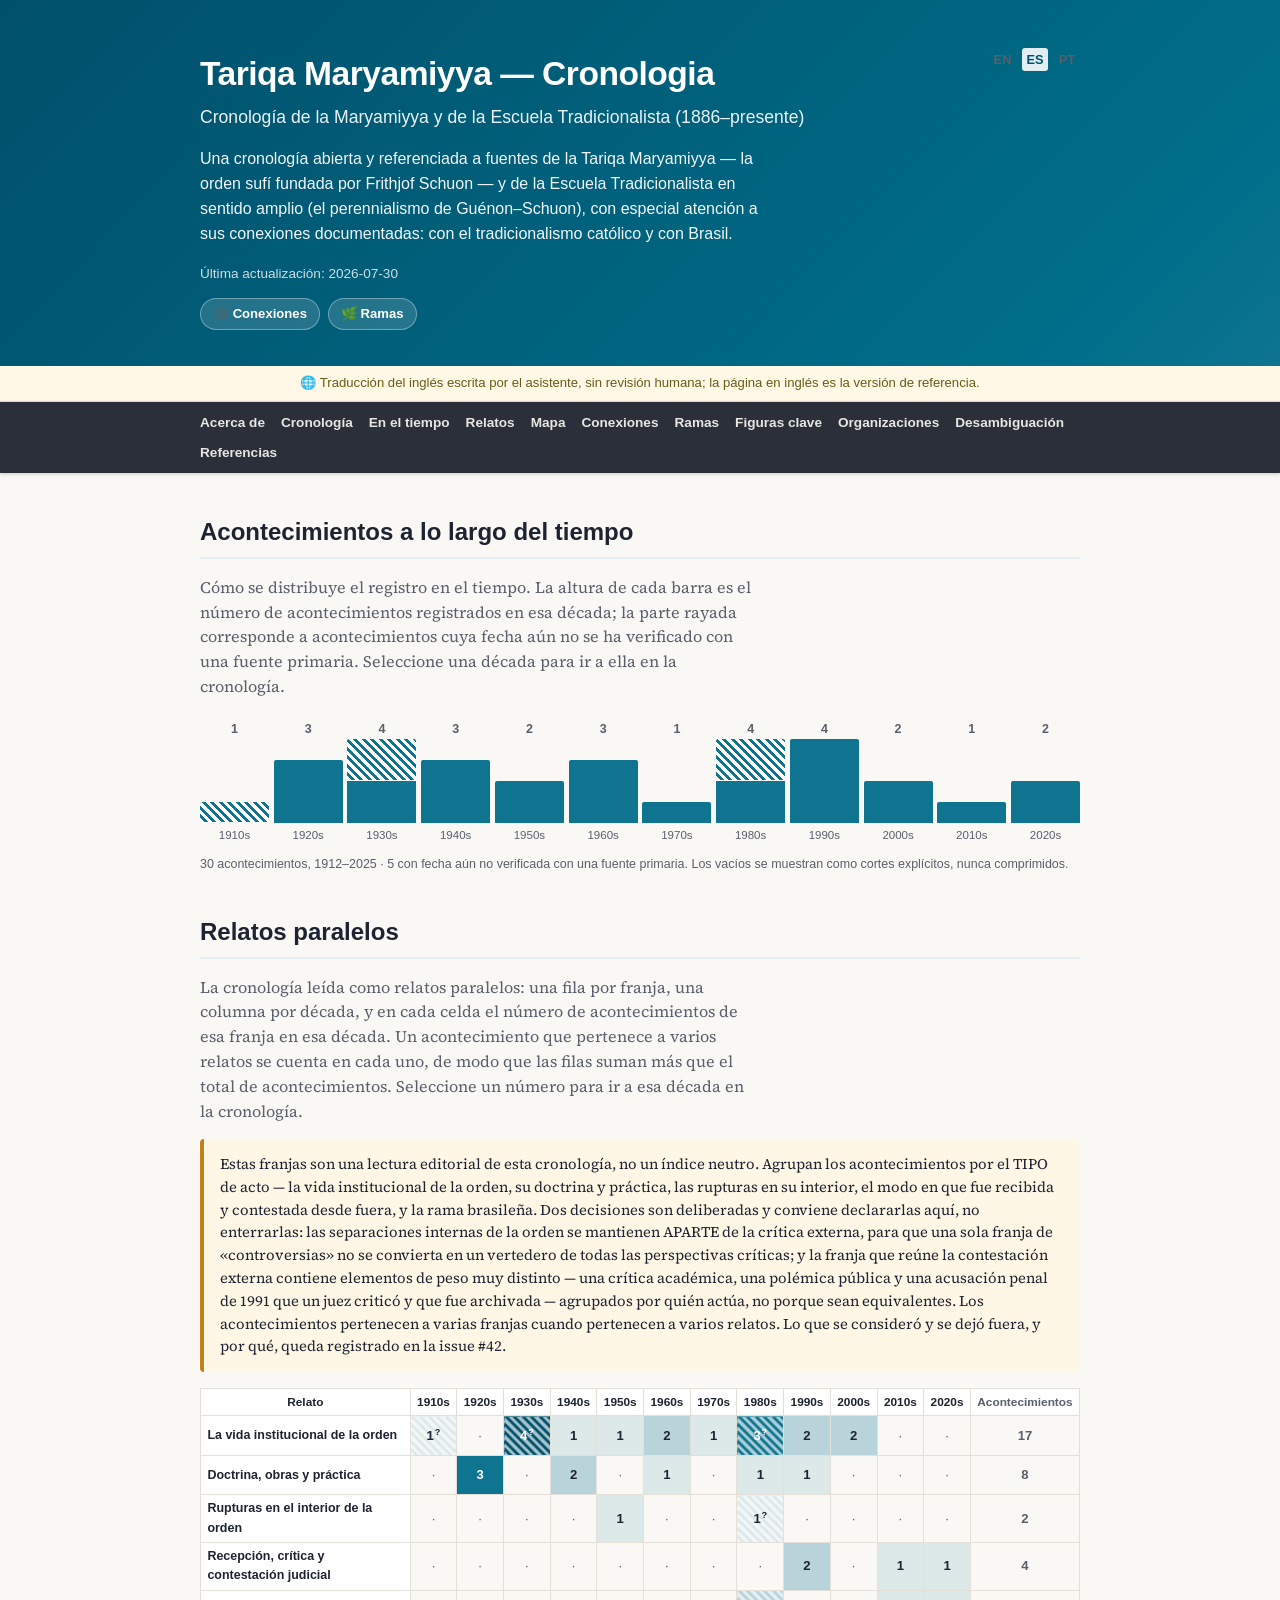
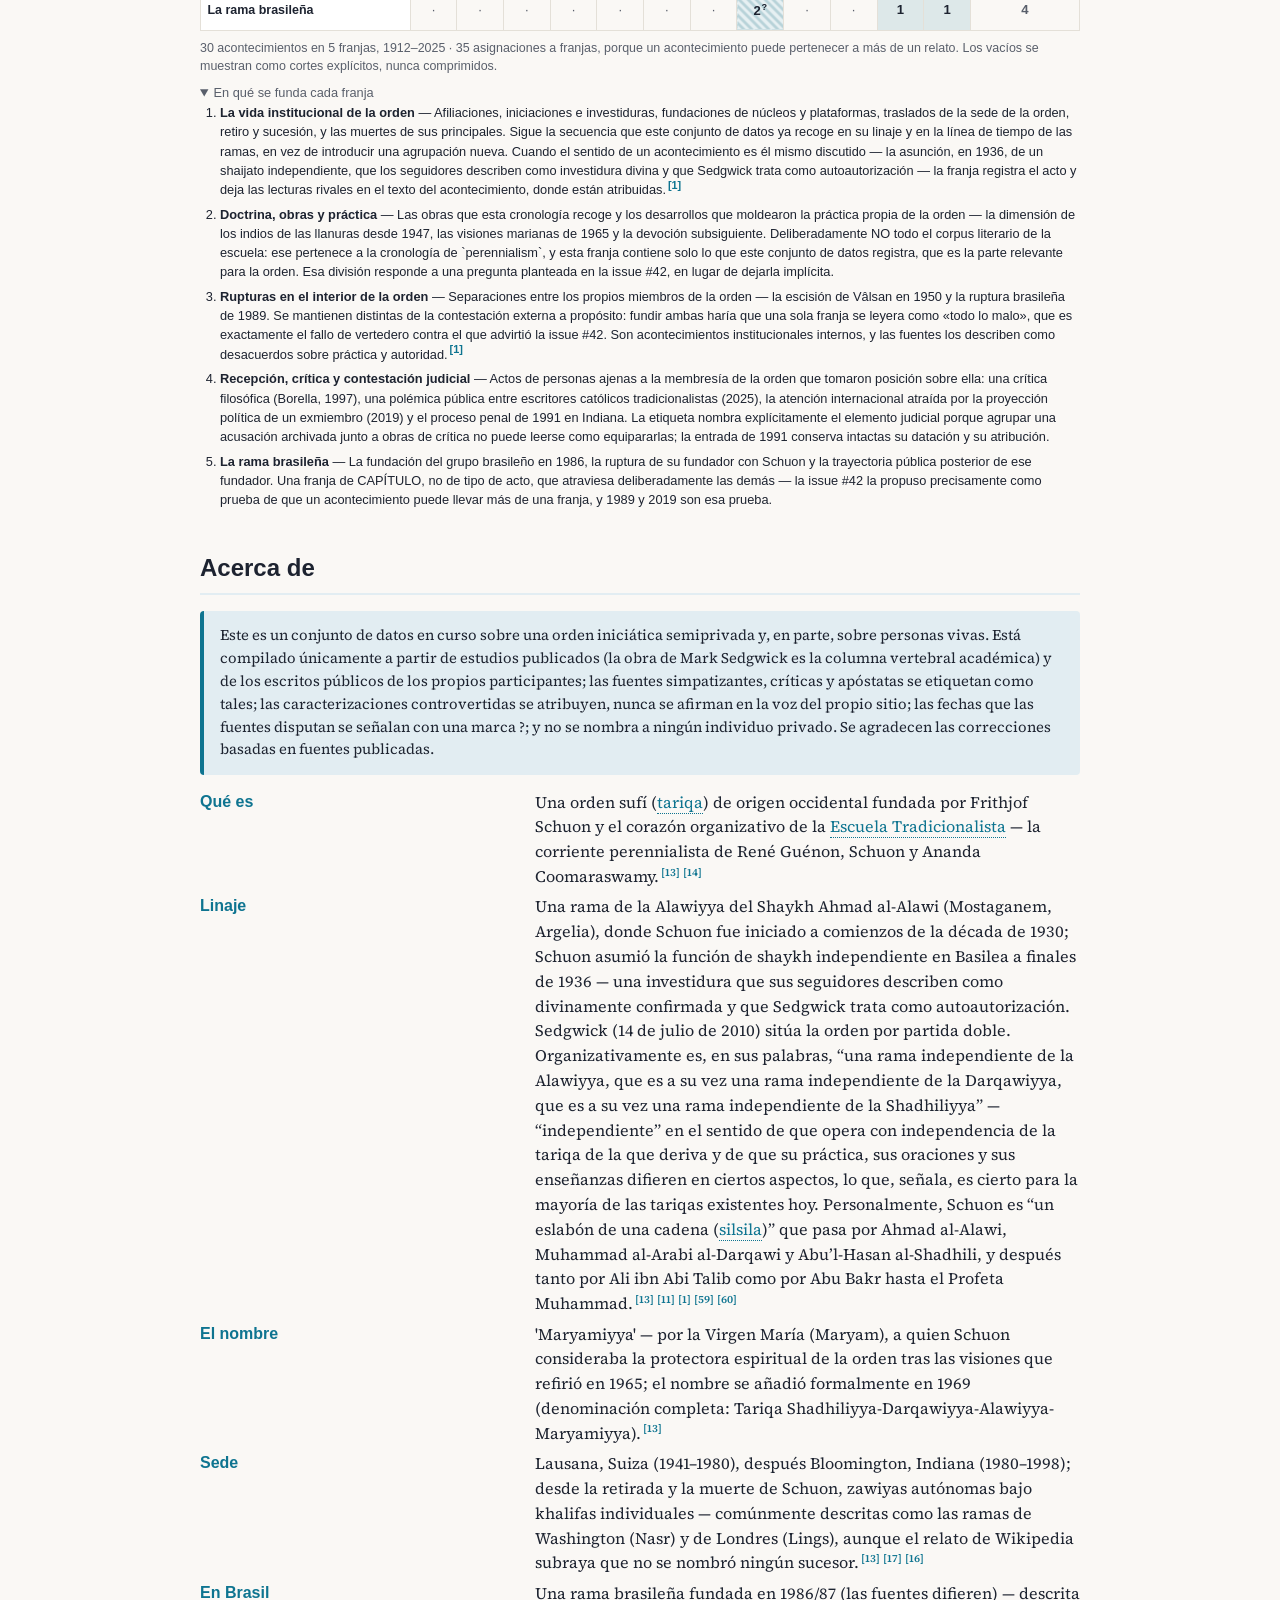
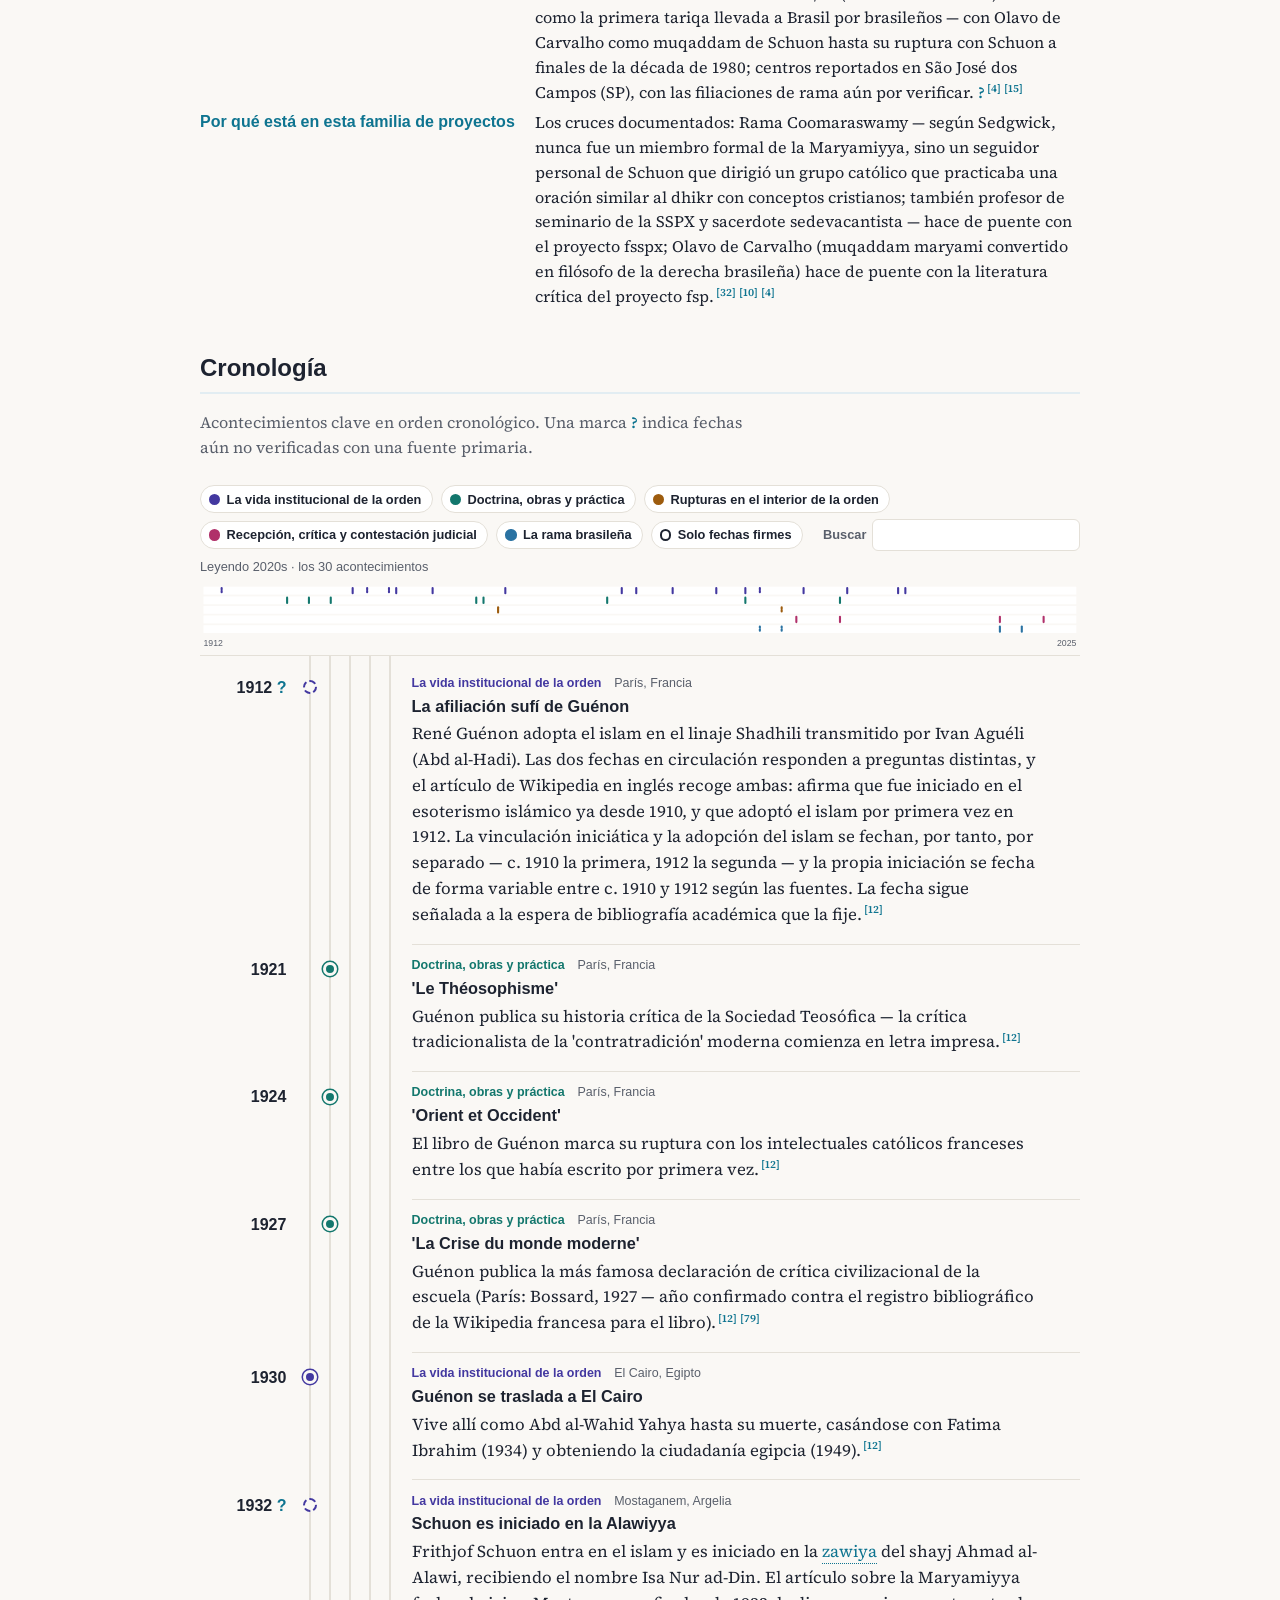
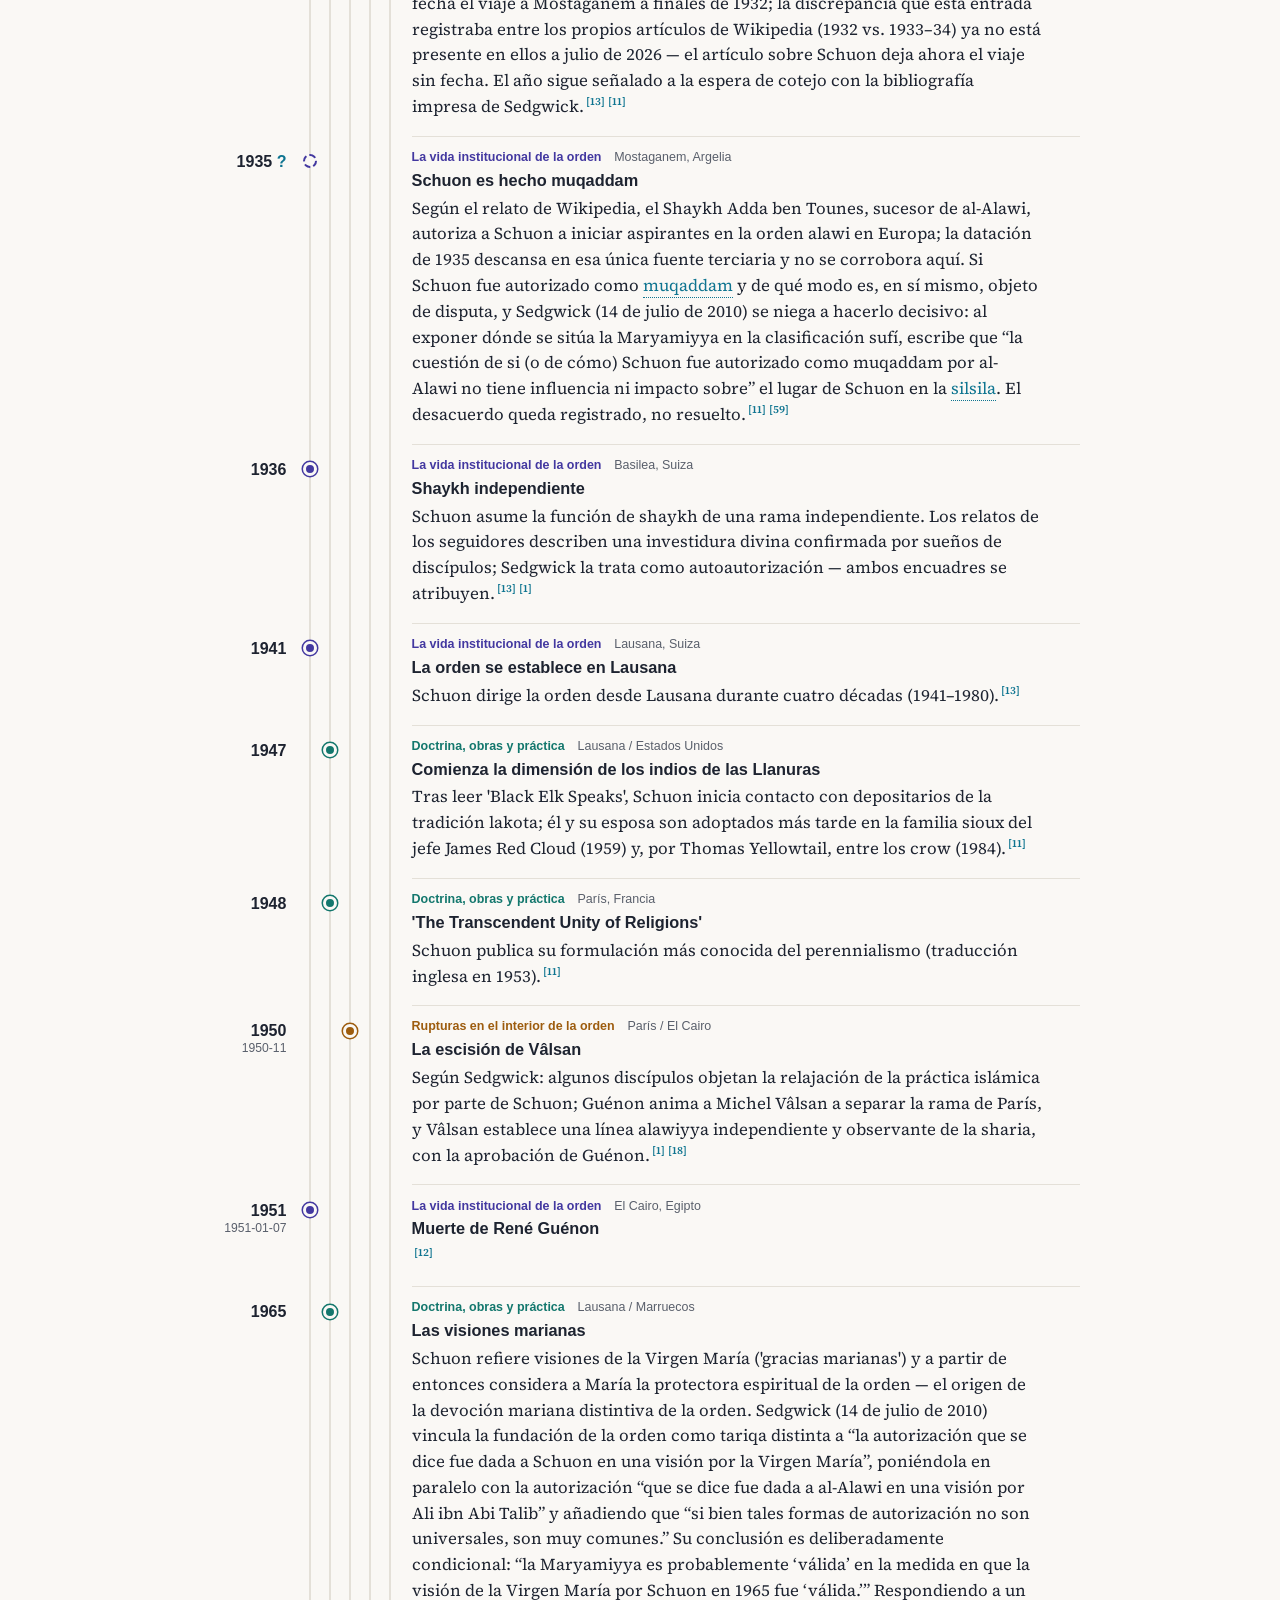
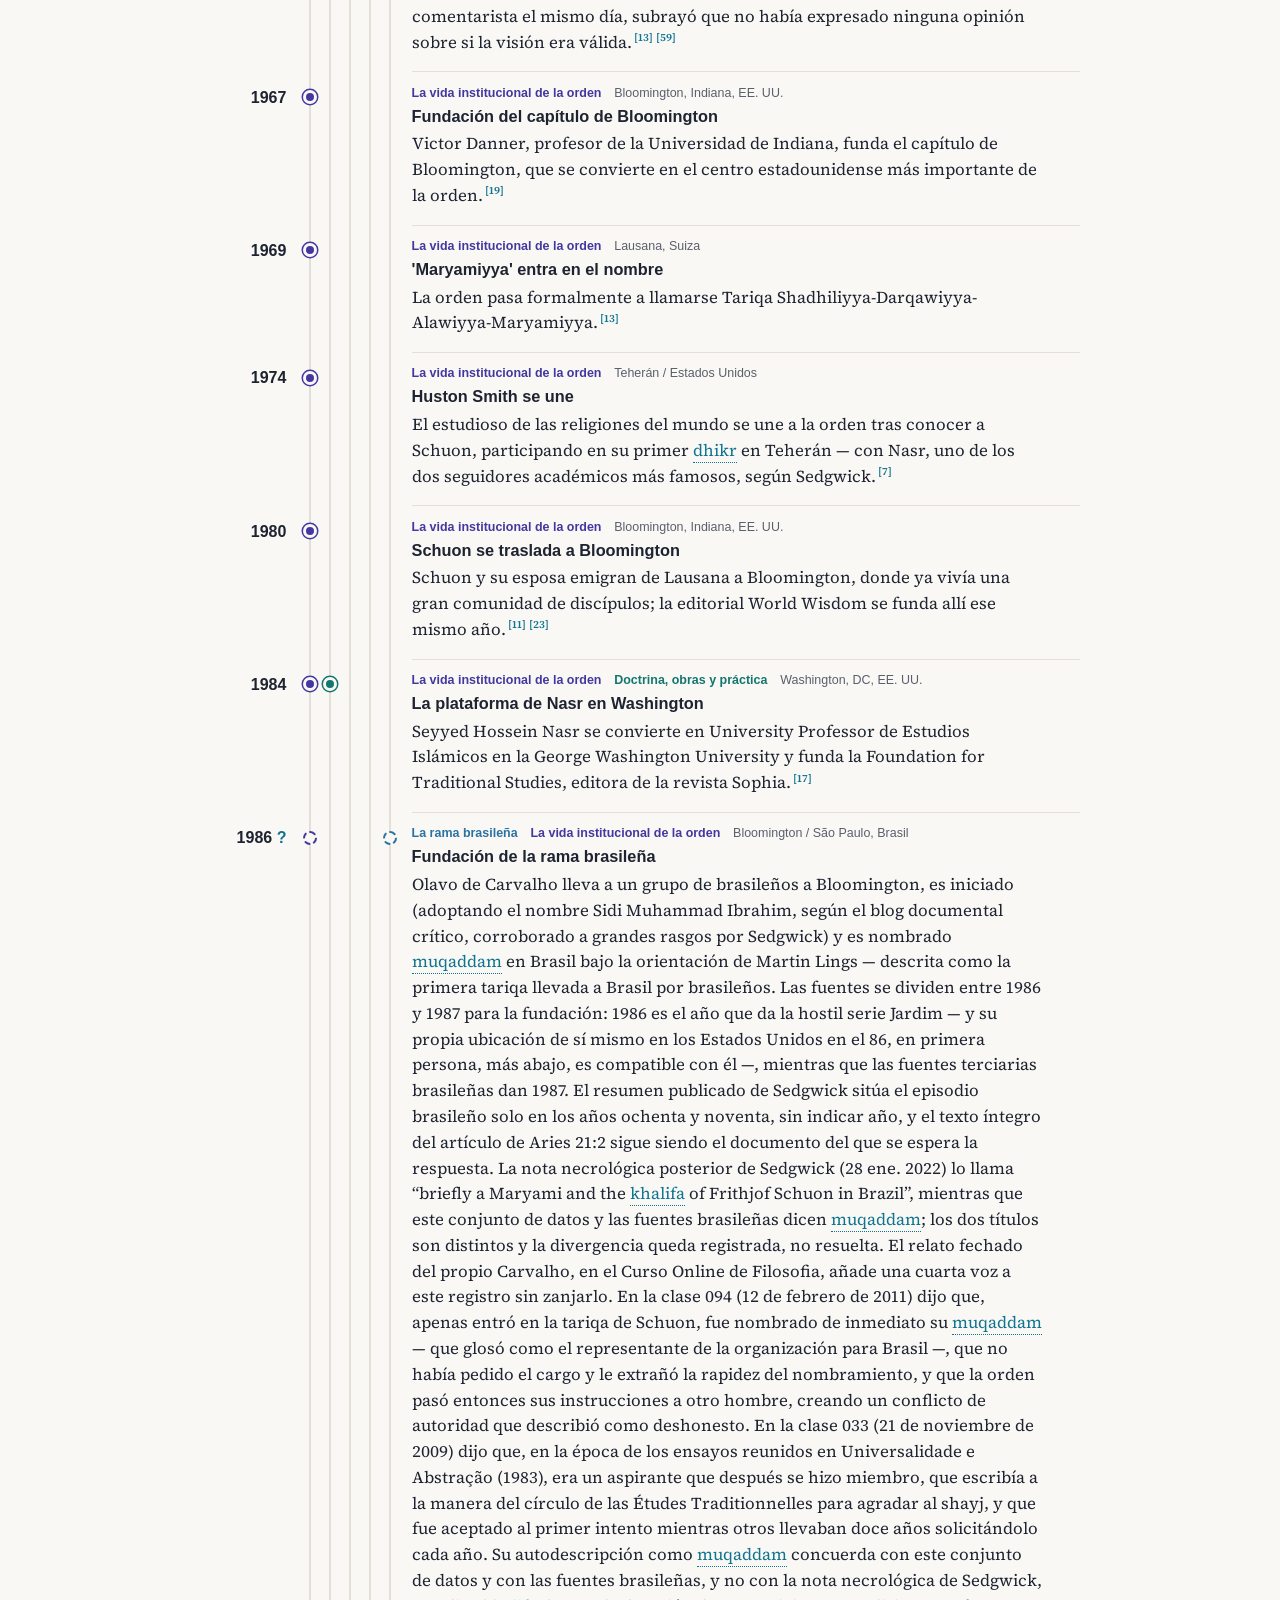
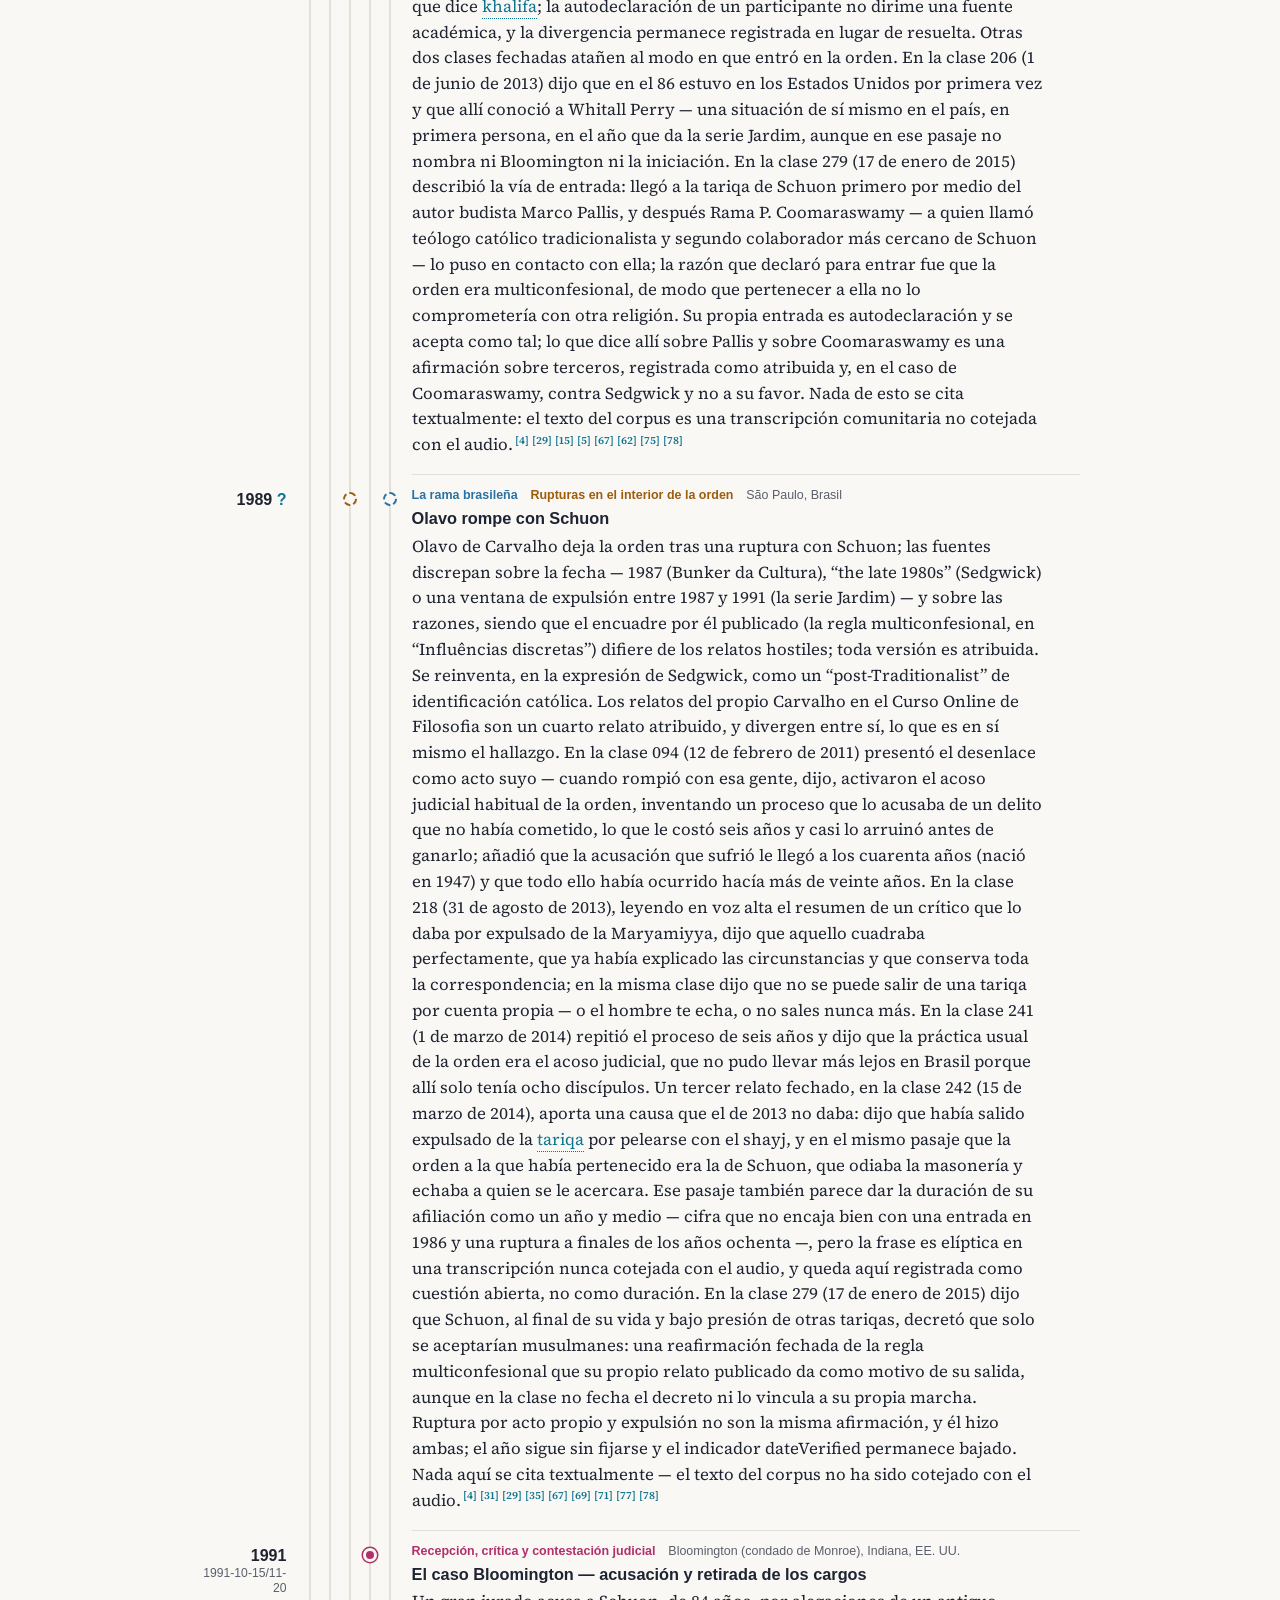
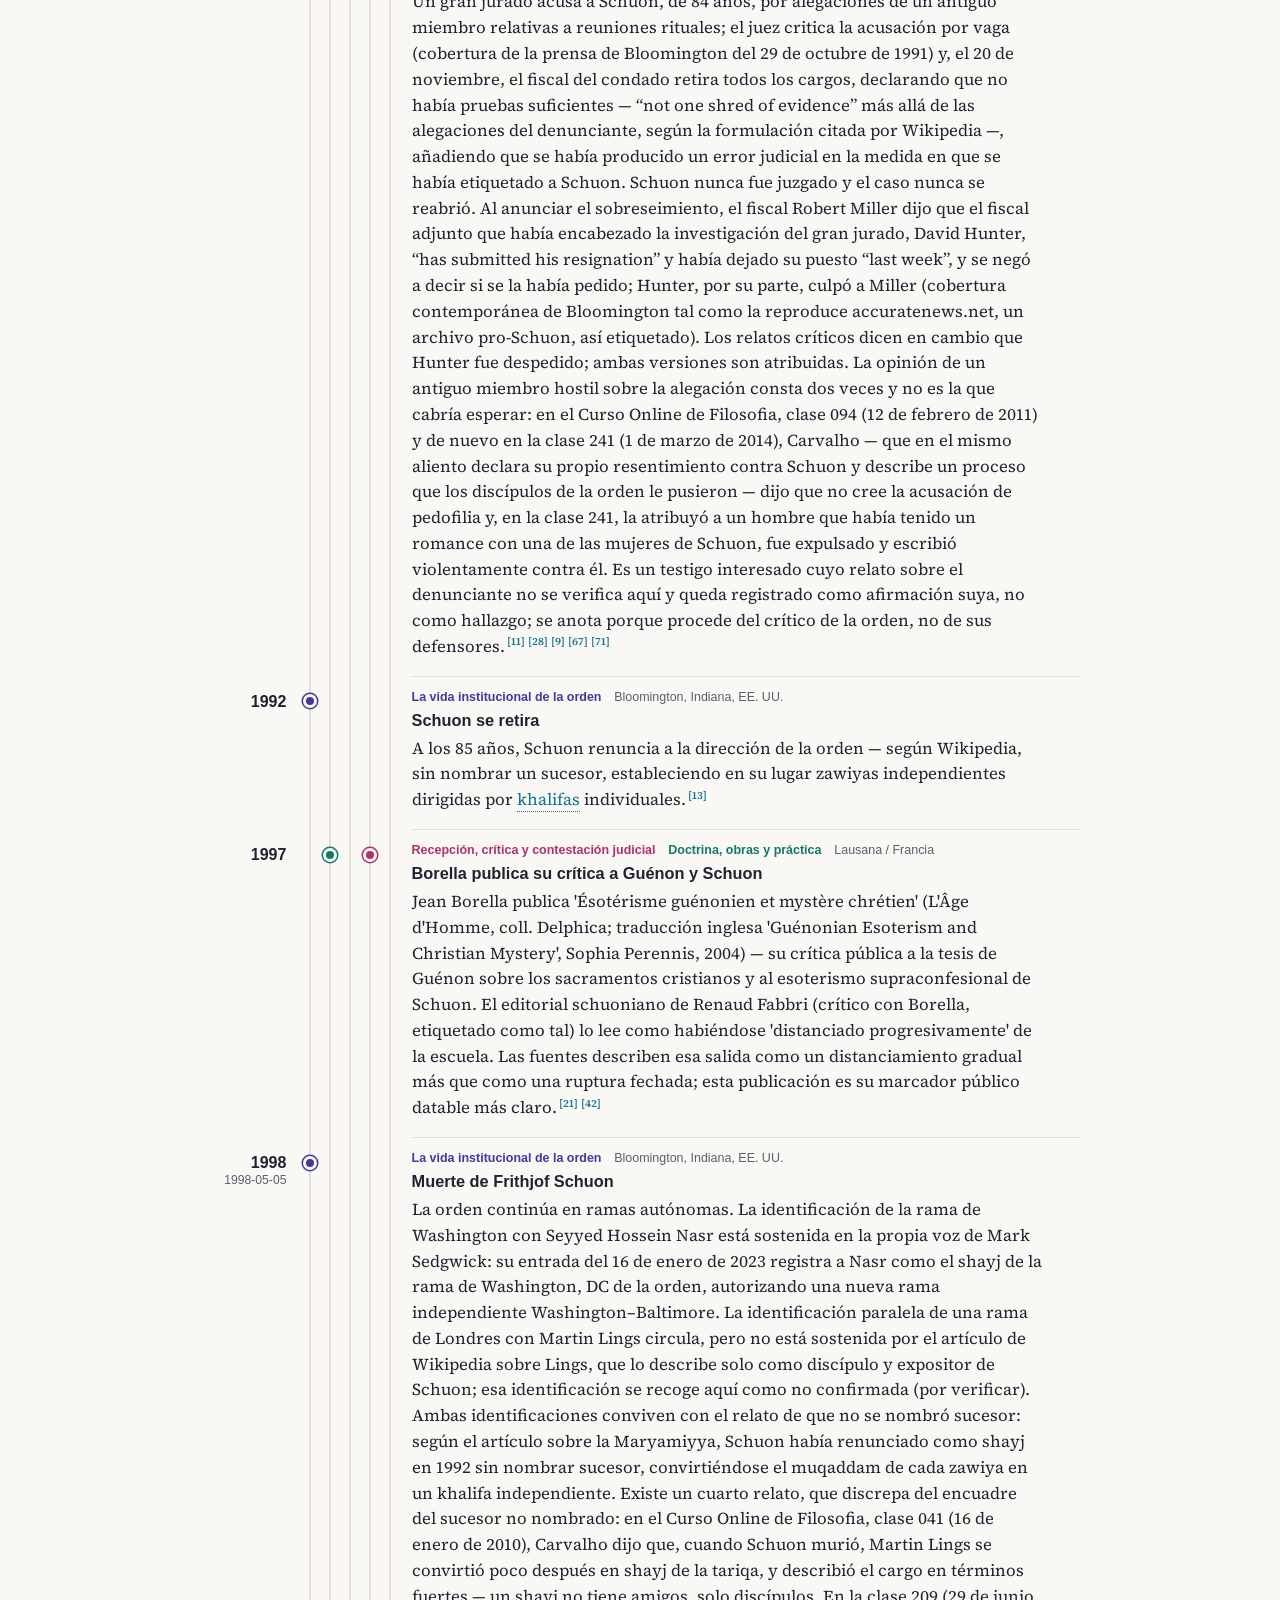
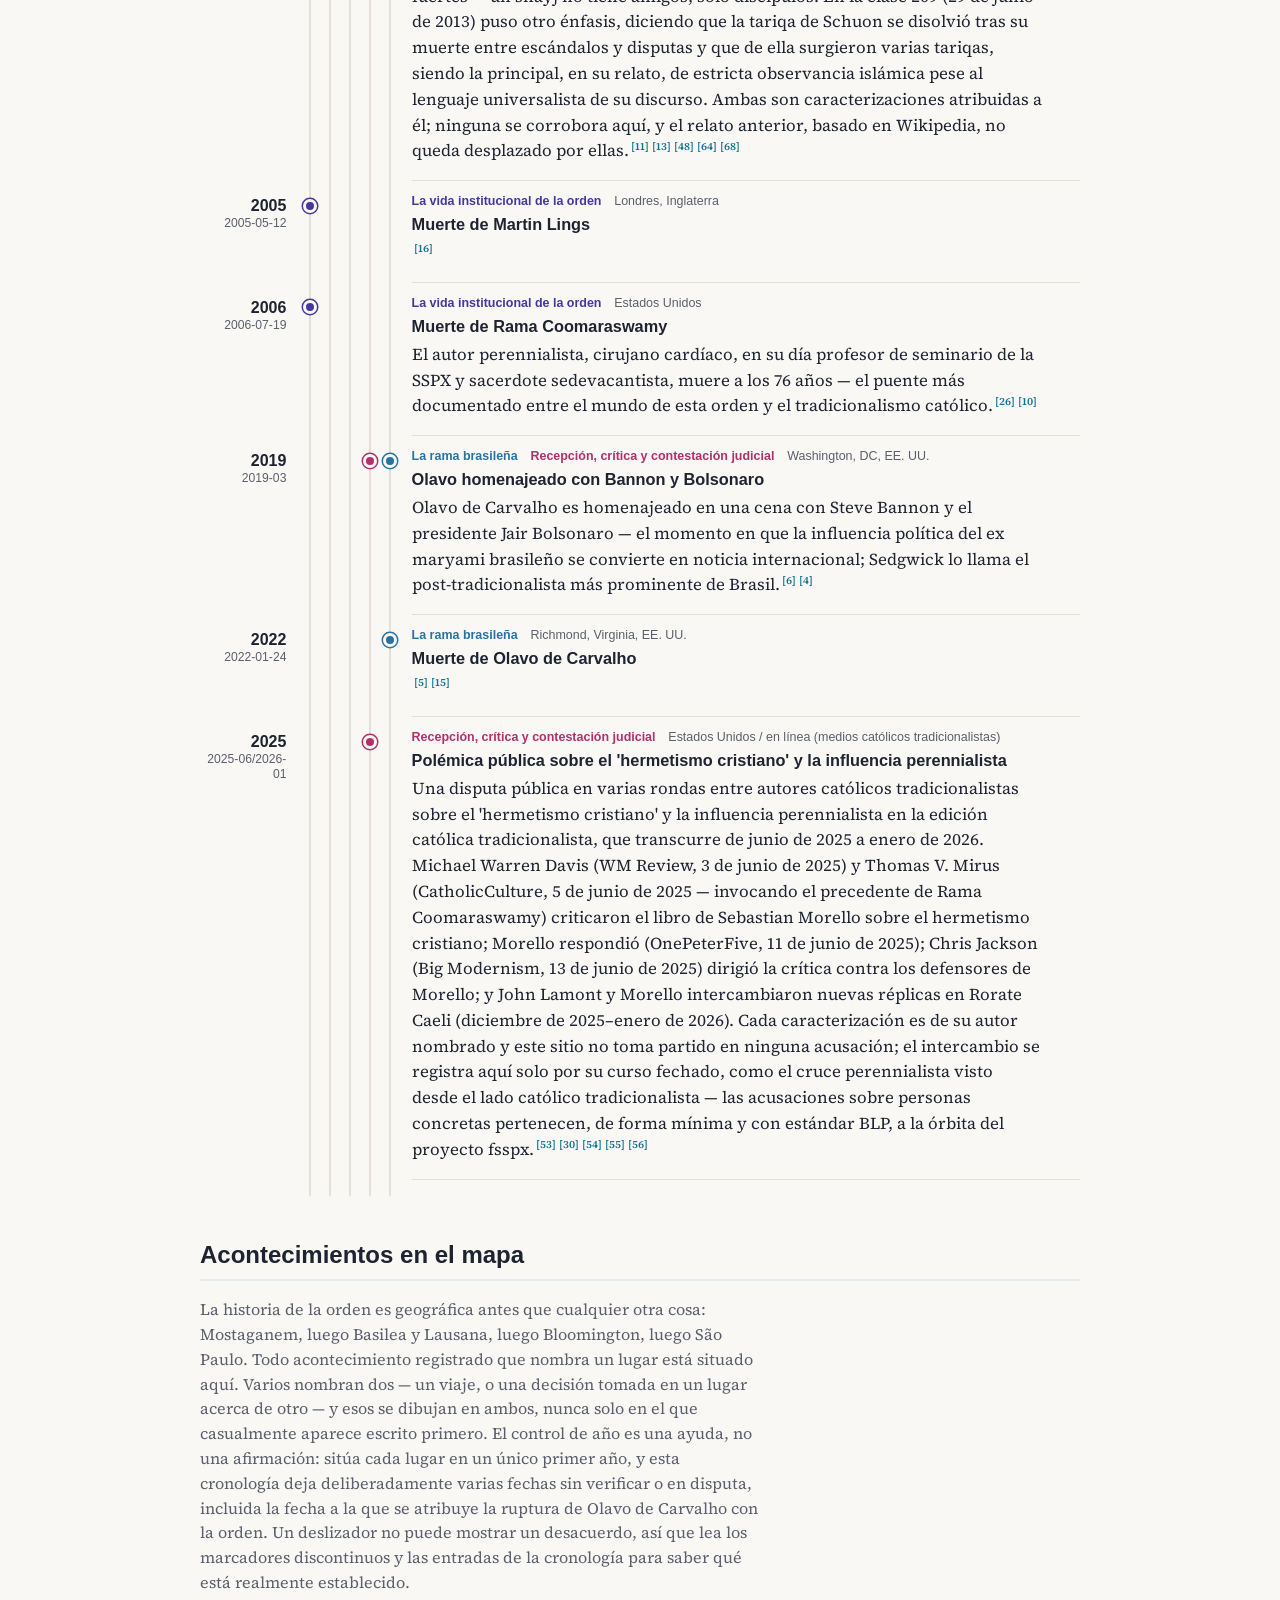
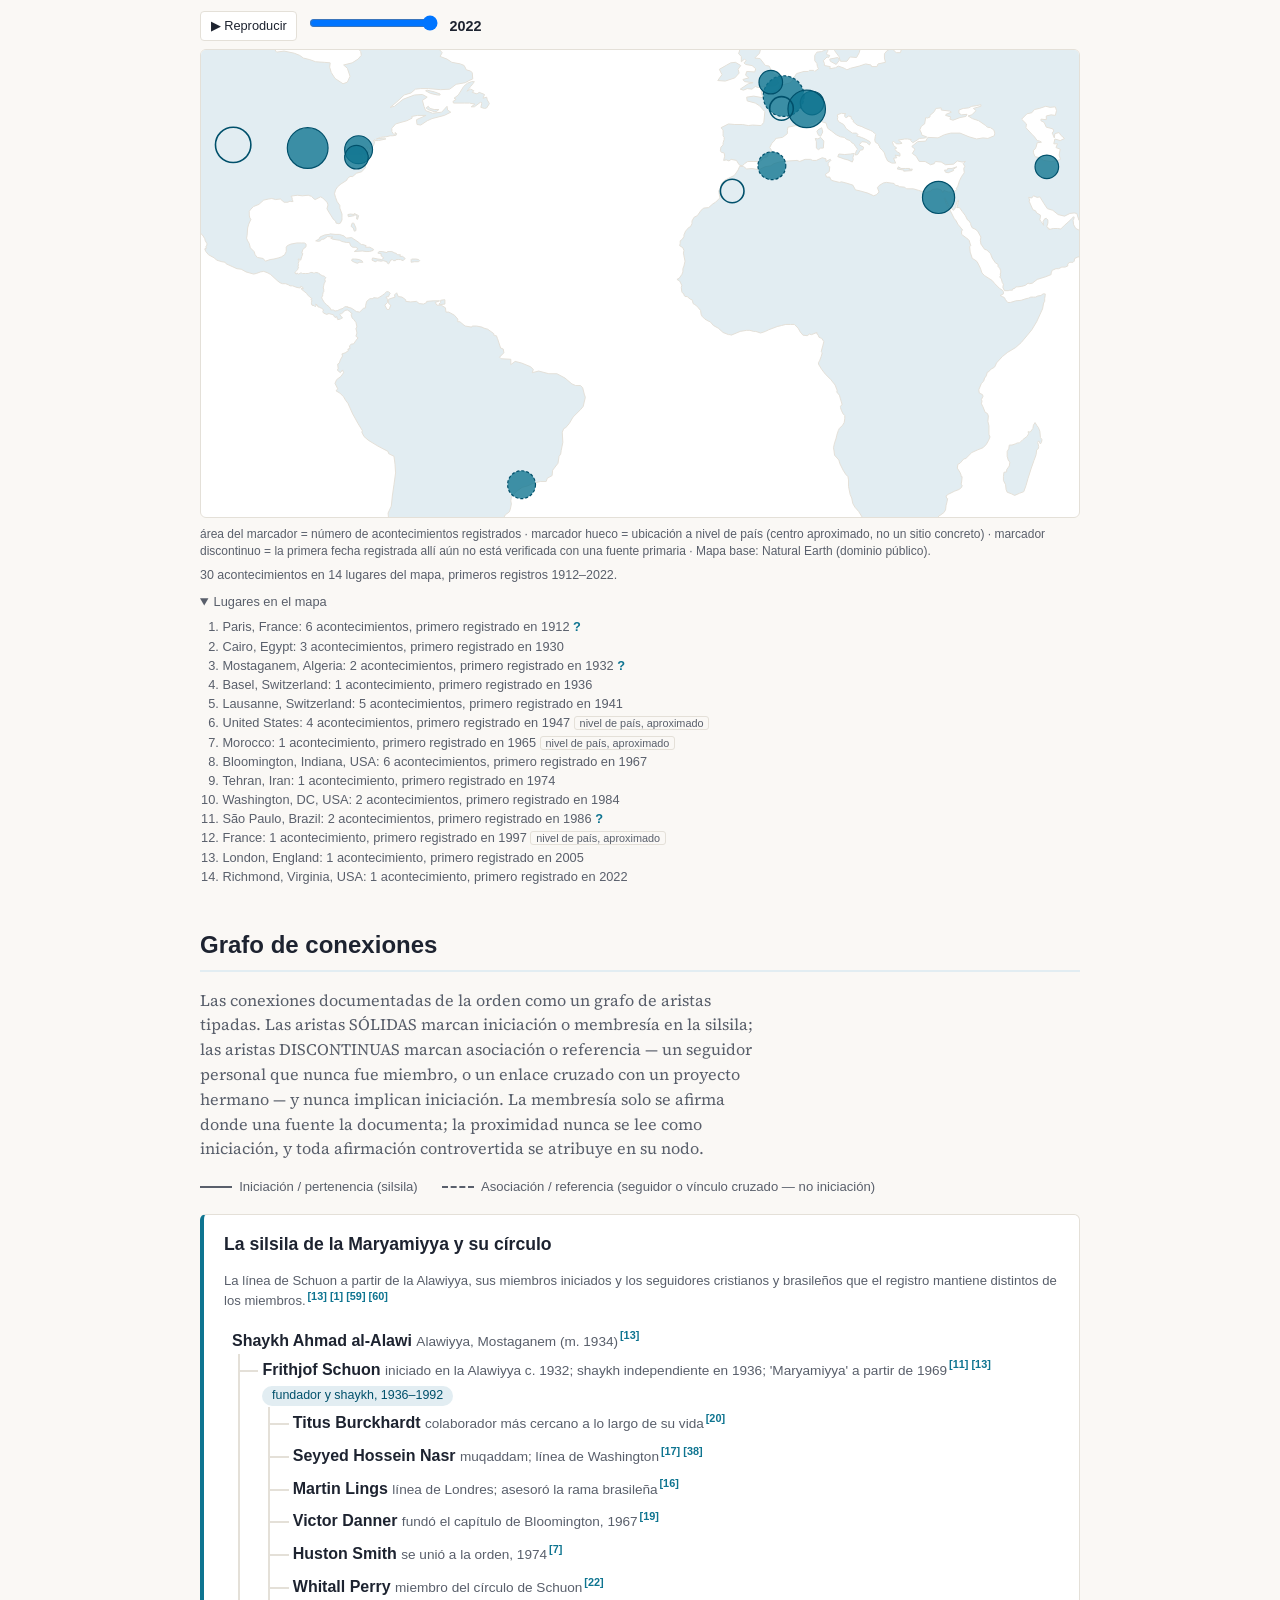
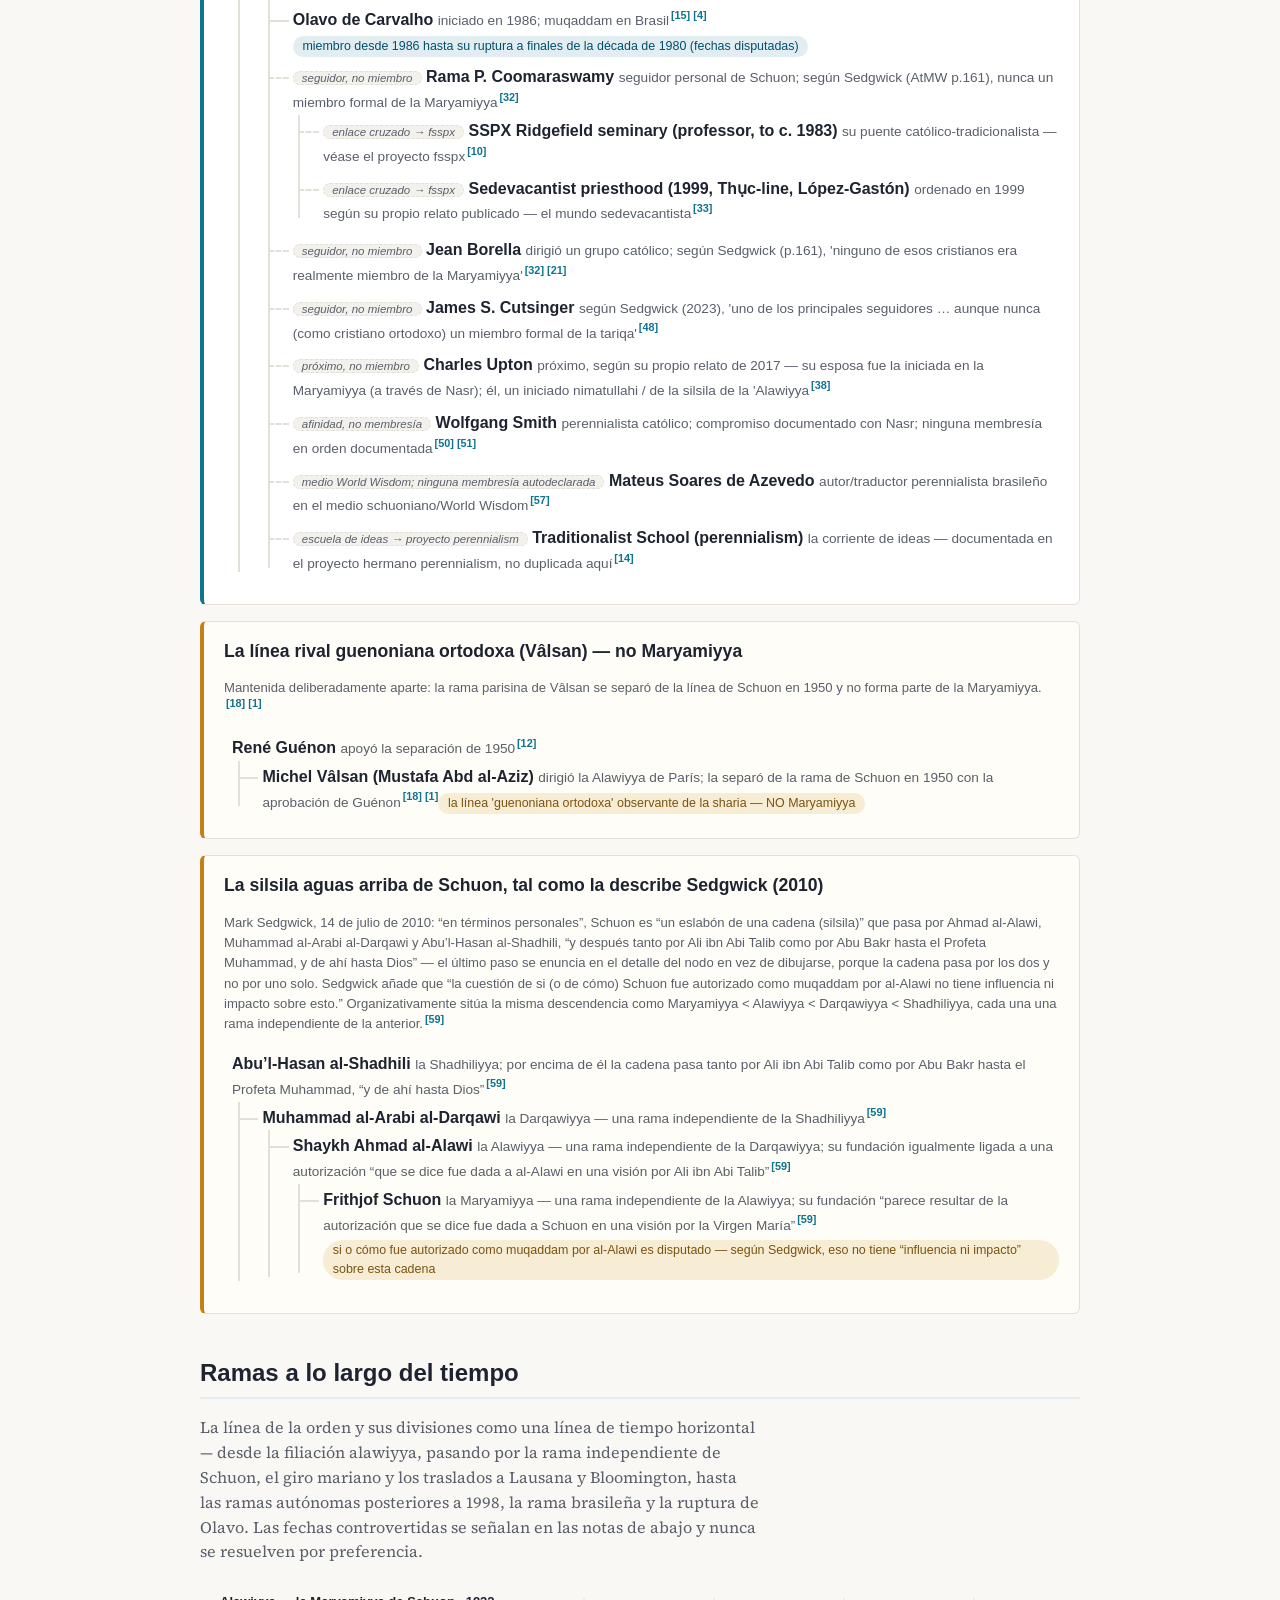
<file: docs/es/index.html>
<!DOCTYPE html>
<html lang="es">
<head>
  <meta charset="utf-8">
  <meta name="viewport" content="width=device-width, initial-scale=1">
  <title>Tariqa Maryamiyya — Cronologia</title>
  <meta name="description" content="Una cronología abierta y referenciada a fuentes de la Tariqa Maryamiyya — la orden sufí fundada por Frithjof Schuon — y de la Escuela Tradicionalista en sentido amplio (el perennialismo de Guénon–Schuon), con especial atención a sus conexiones documentadas: con el tradicionalismo católico y con Brasil.">
  <!-- Google tag (gtag.js) -->
  <script async src="https://www.googletagmanager.com/gtag/js?id=G-R9LV1QZHVE"></script>
  <script>
    window.dataLayer = window.dataLayer || [];
    function gtag(){dataLayer.push(arguments);}
    gtag('js', new Date());
    gtag('config', 'G-R9LV1QZHVE');
  </script>
  <link rel="stylesheet" href="../styles.css">
  <script src="../river.js" defer></script>
  <script src="../cite.js" defer data-label="Referencia" data-all="Todas las referencias"></script>
  <link rel="canonical" href="https://cronologia.github.io/tariqa/es/">
  <link rel="alternate" hreflang="en" href="https://cronologia.github.io/tariqa/en/">
  <link rel="alternate" hreflang="es" href="https://cronologia.github.io/tariqa/es/">
  <link rel="alternate" hreflang="pt" href="https://cronologia.github.io/tariqa/pt/">
  <link rel="alternate" hreflang="x-default" href="https://cronologia.github.io/tariqa/">
  <meta property="og:type" content="website">
  <meta property="og:site_name" content="Tariqa Maryamiyya — Cronologia">
  <meta property="og:locale" content="es_ES">
  <meta property="og:title" content="Tariqa Maryamiyya — Cronologia">
  <meta property="og:description" content="Una cronología abierta y referenciada a fuentes de la Tariqa Maryamiyya — la orden sufí fundada por Frithjof Schuon — y de la Escuela Tradicionalista en sentido amplio (el perennialismo de Guénon–Schuon), con especial atención a sus conexiones documentadas: con el tradicionalismo católico y con Brasil.">
  <meta property="og:url" content="https://cronologia.github.io/tariqa/es/">
  <meta name="twitter:card" content="summary">
  <meta name="twitter:title" content="Tariqa Maryamiyya — Cronologia">
  <meta name="twitter:description" content="Una cronología abierta y referenciada a fuentes de la Tariqa Maryamiyya — la orden sufí fundada por Frithjof Schuon — y de la Escuela Tradicionalista en sentido amplio (el perennialismo de Guénon–Schuon), con especial atención a sus conexiones documentadas: con el tradicionalismo católico y con Brasil.">
  <script type="application/ld+json">
  {
    "@context": "https://schema.org",
    "@type": "WebSite",
    "name": "Tariqa Maryamiyya — Cronologia",
    "description": "Una cronología abierta y referenciada a fuentes de la Tariqa Maryamiyya — la orden sufí fundada por Frithjof Schuon — y de la Escuela Tradicionalista en sentido amplio (el perennialismo de Guénon–Schuon), con especial atención a sus conexiones documentadas: con el tradicionalismo católico y con Brasil.",
    "url": "https://cronologia.github.io/tariqa/es/",
    "inLanguage": "es"
  }
  </script>
</head>
<body>
  <header class="site-header">
    <div class="wrap">
      <nav class="lang-switch" aria-label="Idioma"><a href="../en/" hreflang="en">EN</a><span class="lang-current" aria-current="true">ES</span><a href="../pt/" hreflang="pt">PT</a></nav>
      <h1>Tariqa Maryamiyya — Cronologia</h1>
      <p class="subtitle">Cronología de la Maryamiyya y de la Escuela Tradicionalista (1886–presente)</p>
      <p class="lead">Una cronología abierta y referenciada a fuentes de la Tariqa Maryamiyya — la orden sufí fundada por Frithjof Schuon — y de la Escuela Tradicionalista en sentido amplio (el perennialismo de Guénon–Schuon), con especial atención a sus conexiones documentadas: con el tradicionalismo católico y con Brasil.</p>
      <p class="updated">Última actualización: 2026-07-30</p>
      <div class="viz-chips">
        <a href="#lineage">🕸️ Conexiones</a>
        <a href="#branch-timeline">🌿 Ramas</a>
      </div>
    </div>
  </header>
  <div class="i18n-disclaimer" role="note">🌐 Traducción del inglés escrita por el asistente, sin revisión humana; la página en inglés es la versión de referencia.</div>

  <nav class="site-nav">
    <div class="wrap">
      <a href="#about">Acerca de</a>
      <a href="#chronology">Cronología</a>
      <a href="#chronology-spine">En el tiempo</a>
      <a href="#threads">Relatos</a>
      <a href="#places-map">Mapa</a>
      <a href="#lineage">Conexiones</a>
      <a href="#branch-timeline">Ramas</a>
      <a href="#figures">Figuras clave</a>
      <a href="#organizations">Organizaciones</a>
      <a href="#disambiguation">Desambiguación</a>
      <a href="#references">Referencias</a>
    </div>
  </nav>

  <main class="wrap">
    <section id="chronology-spine" class="viz">
      <h2>Acontecimientos a lo largo del tiempo</h2>
      <p class="section-intro">Cómo se distribuye el registro en el tiempo. La altura de cada barra es el número de acontecimientos registrados en esa década; la parte rayada corresponde a acontecimientos cuya fecha aún no se ha verificado con una fuente primaria. Seleccione una década para ir a ella en la cronología.</p>
      <figure class="chrono-spine">
        <div class="viz-scroll">
        <ol class="cs-track-list">
          <li class="cs-col"><a href="#decade-1910" title="1910s: 1 acontecimiento, 1 con fecha no verificada"><span class="cs-count">1</span><span class="cs-track"><span class="cs-bar" style="height:25%"><span class="cs-unverified" style="height:100%"></span></span></span><span class="cs-label">1910s</span><span class="visually-hidden">1910s: 1 acontecimiento, 1 con fecha no verificada</span></a></li>
          <li class="cs-col"><a href="#decade-1920" title="1920s: 3 acontecimientos"><span class="cs-count">3</span><span class="cs-track"><span class="cs-bar" style="height:75%"></span></span><span class="cs-label">1920s</span><span class="visually-hidden">1920s: 3 acontecimientos</span></a></li>
          <li class="cs-col"><a href="#decade-1930" title="1930s: 4 acontecimientos, 2 con fecha no verificada"><span class="cs-count">4</span><span class="cs-track"><span class="cs-bar" style="height:100%"><span class="cs-unverified" style="height:50%"></span></span></span><span class="cs-label">1930s</span><span class="visually-hidden">1930s: 4 acontecimientos, 2 con fecha no verificada</span></a></li>
          <li class="cs-col"><a href="#decade-1940" title="1940s: 3 acontecimientos"><span class="cs-count">3</span><span class="cs-track"><span class="cs-bar" style="height:75%"></span></span><span class="cs-label">1940s</span><span class="visually-hidden">1940s: 3 acontecimientos</span></a></li>
          <li class="cs-col"><a href="#decade-1950" title="1950s: 2 acontecimientos"><span class="cs-count">2</span><span class="cs-track"><span class="cs-bar" style="height:50%"></span></span><span class="cs-label">1950s</span><span class="visually-hidden">1950s: 2 acontecimientos</span></a></li>
          <li class="cs-col"><a href="#decade-1960" title="1960s: 3 acontecimientos"><span class="cs-count">3</span><span class="cs-track"><span class="cs-bar" style="height:75%"></span></span><span class="cs-label">1960s</span><span class="visually-hidden">1960s: 3 acontecimientos</span></a></li>
          <li class="cs-col"><a href="#decade-1970" title="1970s: 1 acontecimiento"><span class="cs-count">1</span><span class="cs-track"><span class="cs-bar" style="height:25%"></span></span><span class="cs-label">1970s</span><span class="visually-hidden">1970s: 1 acontecimiento</span></a></li>
          <li class="cs-col"><a href="#decade-1980" title="1980s: 4 acontecimientos, 2 con fecha no verificada"><span class="cs-count">4</span><span class="cs-track"><span class="cs-bar" style="height:100%"><span class="cs-unverified" style="height:50%"></span></span></span><span class="cs-label">1980s</span><span class="visually-hidden">1980s: 4 acontecimientos, 2 con fecha no verificada</span></a></li>
          <li class="cs-col"><a href="#decade-1990" title="1990s: 4 acontecimientos"><span class="cs-count">4</span><span class="cs-track"><span class="cs-bar" style="height:100%"></span></span><span class="cs-label">1990s</span><span class="visually-hidden">1990s: 4 acontecimientos</span></a></li>
          <li class="cs-col"><a href="#decade-2000" title="2000s: 2 acontecimientos"><span class="cs-count">2</span><span class="cs-track"><span class="cs-bar" style="height:50%"></span></span><span class="cs-label">2000s</span><span class="visually-hidden">2000s: 2 acontecimientos</span></a></li>
          <li class="cs-col"><a href="#decade-2010" title="2010s: 1 acontecimiento"><span class="cs-count">1</span><span class="cs-track"><span class="cs-bar" style="height:25%"></span></span><span class="cs-label">2010s</span><span class="visually-hidden">2010s: 1 acontecimiento</span></a></li>
          <li class="cs-col"><a href="#decade-2020" title="2020s: 2 acontecimientos"><span class="cs-count">2</span><span class="cs-track"><span class="cs-bar" style="height:50%"></span></span><span class="cs-label">2020s</span><span class="visually-hidden">2020s: 2 acontecimientos</span></a></li>
        </ol>
        </div>
        <figcaption>30 acontecimientos, 1912–2025 · 5 con fecha aún no verificada con una fuente primaria. Los vacíos se muestran como cortes explícitos, nunca comprimidos.</figcaption>
      </figure>
    </section>

    <section id="threads" class="viz">
      <h2>Relatos paralelos</h2>
      <p class="section-intro">La cronología leída como relatos paralelos: una fila por franja, una columna por década, y en cada celda el número de acontecimientos de esa franja en esa década. Un acontecimiento que pertenece a varios relatos se cuenta en cada uno, de modo que las filas suman más que el total de acontecimientos. Seleccione un número para ir a esa década en la cronología.</p>
      <p class="notice notice-attribution">Estas franjas son una lectura editorial de esta cronología, no un índice neutro. Agrupan los acontecimientos por el TIPO de acto — la vida institucional de la orden, su doctrina y práctica, las rupturas en su interior, el modo en que fue recibida y contestada desde fuera, y la rama brasileña. Dos decisiones son deliberadas y conviene declararlas aquí, no enterrarlas: las separaciones internas de la orden se mantienen APARTE de la crítica externa, para que una sola franja de «controversias» no se convierta en un vertedero de todas las perspectivas críticas; y la franja que reúne la contestación externa contiene elementos de peso muy distinto — una crítica académica, una polémica pública y una acusación penal de 1991 que un juez criticó y que fue archivada — agrupados por quién actúa, no porque sean equivalentes. Los acontecimientos pertenecen a varias franjas cuando pertenecen a varios relatos. Lo que se consideró y se dejó fuera, y por qué, queda registrado en la issue #42.</p>
      <figure class="swimlanes">
        <div class="viz-scroll">
        <table class="sw-grid">
          <thead>
            <tr><th scope="col">Relato</th><th scope="col">1910s</th><th scope="col">1920s</th><th scope="col">1930s</th><th scope="col">1940s</th><th scope="col">1950s</th><th scope="col">1960s</th><th scope="col">1970s</th><th scope="col">1980s</th><th scope="col">1990s</th><th scope="col">2000s</th><th scope="col">2010s</th><th scope="col">2020s</th><th scope="col" class="sw-total">Acontecimientos</th></tr>
          </thead>
          <tbody>
          <tr>
            <th scope="row">La vida institucional de la orden</th>
            <td class="sw-cell sw-i1 sw-has-unverified"><a href="#decade-1910" title="La vida institucional de la orden, 1910s: 1 acontecimiento, 1 con fecha aún no verificada con una fuente primaria">1<span class="sw-flag" aria-hidden="true">?</span><span class="visually-hidden">La vida institucional de la orden, 1910s: 1 acontecimiento, 1 con fecha aún no verificada con una fuente primaria</span></a></td><td class="sw-cell sw-zero"><span class="visually-hidden">La vida institucional de la orden, 1920s: sin acontecimientos registrados</span></td><td class="sw-cell sw-i4 sw-has-unverified"><a href="#decade-1930" title="La vida institucional de la orden, 1930s: 4 acontecimientos, 2 con fecha aún no verificada con una fuente primaria">4<span class="sw-flag" aria-hidden="true">?</span><span class="visually-hidden">La vida institucional de la orden, 1930s: 4 acontecimientos, 2 con fecha aún no verificada con una fuente primaria</span></a></td><td class="sw-cell sw-i1"><a href="#decade-1940" title="La vida institucional de la orden, 1940s: 1 acontecimiento">1<span class="visually-hidden">La vida institucional de la orden, 1940s: 1 acontecimiento</span></a></td><td class="sw-cell sw-i1"><a href="#decade-1950" title="La vida institucional de la orden, 1950s: 1 acontecimiento">1<span class="visually-hidden">La vida institucional de la orden, 1950s: 1 acontecimiento</span></a></td><td class="sw-cell sw-i2"><a href="#decade-1960" title="La vida institucional de la orden, 1960s: 2 acontecimientos">2<span class="visually-hidden">La vida institucional de la orden, 1960s: 2 acontecimientos</span></a></td><td class="sw-cell sw-i1"><a href="#decade-1970" title="La vida institucional de la orden, 1970s: 1 acontecimiento">1<span class="visually-hidden">La vida institucional de la orden, 1970s: 1 acontecimiento</span></a></td><td class="sw-cell sw-i3 sw-has-unverified"><a href="#decade-1980" title="La vida institucional de la orden, 1980s: 3 acontecimientos, 1 con fecha aún no verificada con una fuente primaria">3<span class="sw-flag" aria-hidden="true">?</span><span class="visually-hidden">La vida institucional de la orden, 1980s: 3 acontecimientos, 1 con fecha aún no verificada con una fuente primaria</span></a></td><td class="sw-cell sw-i2"><a href="#decade-1990" title="La vida institucional de la orden, 1990s: 2 acontecimientos">2<span class="visually-hidden">La vida institucional de la orden, 1990s: 2 acontecimientos</span></a></td><td class="sw-cell sw-i2"><a href="#decade-2000" title="La vida institucional de la orden, 2000s: 2 acontecimientos">2<span class="visually-hidden">La vida institucional de la orden, 2000s: 2 acontecimientos</span></a></td><td class="sw-cell sw-zero"><span class="visually-hidden">La vida institucional de la orden, 2010s: sin acontecimientos registrados</span></td><td class="sw-cell sw-zero"><span class="visually-hidden">La vida institucional de la orden, 2020s: sin acontecimientos registrados</span></td>
            <td class="sw-total">17</td>
          </tr>
          <tr>
            <th scope="row">Doctrina, obras y práctica</th>
            <td class="sw-cell sw-zero"><span class="visually-hidden">Doctrina, obras y práctica, 1910s: sin acontecimientos registrados</span></td><td class="sw-cell sw-i3"><a href="#decade-1920" title="Doctrina, obras y práctica, 1920s: 3 acontecimientos">3<span class="visually-hidden">Doctrina, obras y práctica, 1920s: 3 acontecimientos</span></a></td><td class="sw-cell sw-zero"><span class="visually-hidden">Doctrina, obras y práctica, 1930s: sin acontecimientos registrados</span></td><td class="sw-cell sw-i2"><a href="#decade-1940" title="Doctrina, obras y práctica, 1940s: 2 acontecimientos">2<span class="visually-hidden">Doctrina, obras y práctica, 1940s: 2 acontecimientos</span></a></td><td class="sw-cell sw-zero"><span class="visually-hidden">Doctrina, obras y práctica, 1950s: sin acontecimientos registrados</span></td><td class="sw-cell sw-i1"><a href="#decade-1960" title="Doctrina, obras y práctica, 1960s: 1 acontecimiento">1<span class="visually-hidden">Doctrina, obras y práctica, 1960s: 1 acontecimiento</span></a></td><td class="sw-cell sw-zero"><span class="visually-hidden">Doctrina, obras y práctica, 1970s: sin acontecimientos registrados</span></td><td class="sw-cell sw-i1"><a href="#decade-1980" title="Doctrina, obras y práctica, 1980s: 1 acontecimiento">1<span class="visually-hidden">Doctrina, obras y práctica, 1980s: 1 acontecimiento</span></a></td><td class="sw-cell sw-i1"><a href="#decade-1990" title="Doctrina, obras y práctica, 1990s: 1 acontecimiento">1<span class="visually-hidden">Doctrina, obras y práctica, 1990s: 1 acontecimiento</span></a></td><td class="sw-cell sw-zero"><span class="visually-hidden">Doctrina, obras y práctica, 2000s: sin acontecimientos registrados</span></td><td class="sw-cell sw-zero"><span class="visually-hidden">Doctrina, obras y práctica, 2010s: sin acontecimientos registrados</span></td><td class="sw-cell sw-zero"><span class="visually-hidden">Doctrina, obras y práctica, 2020s: sin acontecimientos registrados</span></td>
            <td class="sw-total">8</td>
          </tr>
          <tr>
            <th scope="row">Rupturas en el interior de la orden</th>
            <td class="sw-cell sw-zero"><span class="visually-hidden">Rupturas en el interior de la orden, 1910s: sin acontecimientos registrados</span></td><td class="sw-cell sw-zero"><span class="visually-hidden">Rupturas en el interior de la orden, 1920s: sin acontecimientos registrados</span></td><td class="sw-cell sw-zero"><span class="visually-hidden">Rupturas en el interior de la orden, 1930s: sin acontecimientos registrados</span></td><td class="sw-cell sw-zero"><span class="visually-hidden">Rupturas en el interior de la orden, 1940s: sin acontecimientos registrados</span></td><td class="sw-cell sw-i1"><a href="#decade-1950" title="Rupturas en el interior de la orden, 1950s: 1 acontecimiento">1<span class="visually-hidden">Rupturas en el interior de la orden, 1950s: 1 acontecimiento</span></a></td><td class="sw-cell sw-zero"><span class="visually-hidden">Rupturas en el interior de la orden, 1960s: sin acontecimientos registrados</span></td><td class="sw-cell sw-zero"><span class="visually-hidden">Rupturas en el interior de la orden, 1970s: sin acontecimientos registrados</span></td><td class="sw-cell sw-i1 sw-has-unverified"><a href="#decade-1980" title="Rupturas en el interior de la orden, 1980s: 1 acontecimiento, 1 con fecha aún no verificada con una fuente primaria">1<span class="sw-flag" aria-hidden="true">?</span><span class="visually-hidden">Rupturas en el interior de la orden, 1980s: 1 acontecimiento, 1 con fecha aún no verificada con una fuente primaria</span></a></td><td class="sw-cell sw-zero"><span class="visually-hidden">Rupturas en el interior de la orden, 1990s: sin acontecimientos registrados</span></td><td class="sw-cell sw-zero"><span class="visually-hidden">Rupturas en el interior de la orden, 2000s: sin acontecimientos registrados</span></td><td class="sw-cell sw-zero"><span class="visually-hidden">Rupturas en el interior de la orden, 2010s: sin acontecimientos registrados</span></td><td class="sw-cell sw-zero"><span class="visually-hidden">Rupturas en el interior de la orden, 2020s: sin acontecimientos registrados</span></td>
            <td class="sw-total">2</td>
          </tr>
          <tr>
            <th scope="row">Recepción, crítica y contestación judicial</th>
            <td class="sw-cell sw-zero"><span class="visually-hidden">Recepción, crítica y contestación judicial, 1910s: sin acontecimientos registrados</span></td><td class="sw-cell sw-zero"><span class="visually-hidden">Recepción, crítica y contestación judicial, 1920s: sin acontecimientos registrados</span></td><td class="sw-cell sw-zero"><span class="visually-hidden">Recepción, crítica y contestación judicial, 1930s: sin acontecimientos registrados</span></td><td class="sw-cell sw-zero"><span class="visually-hidden">Recepción, crítica y contestación judicial, 1940s: sin acontecimientos registrados</span></td><td class="sw-cell sw-zero"><span class="visually-hidden">Recepción, crítica y contestación judicial, 1950s: sin acontecimientos registrados</span></td><td class="sw-cell sw-zero"><span class="visually-hidden">Recepción, crítica y contestación judicial, 1960s: sin acontecimientos registrados</span></td><td class="sw-cell sw-zero"><span class="visually-hidden">Recepción, crítica y contestación judicial, 1970s: sin acontecimientos registrados</span></td><td class="sw-cell sw-zero"><span class="visually-hidden">Recepción, crítica y contestación judicial, 1980s: sin acontecimientos registrados</span></td><td class="sw-cell sw-i2"><a href="#decade-1990" title="Recepción, crítica y contestación judicial, 1990s: 2 acontecimientos">2<span class="visually-hidden">Recepción, crítica y contestación judicial, 1990s: 2 acontecimientos</span></a></td><td class="sw-cell sw-zero"><span class="visually-hidden">Recepción, crítica y contestación judicial, 2000s: sin acontecimientos registrados</span></td><td class="sw-cell sw-i1"><a href="#decade-2010" title="Recepción, crítica y contestación judicial, 2010s: 1 acontecimiento">1<span class="visually-hidden">Recepción, crítica y contestación judicial, 2010s: 1 acontecimiento</span></a></td><td class="sw-cell sw-i1"><a href="#decade-2020" title="Recepción, crítica y contestación judicial, 2020s: 1 acontecimiento">1<span class="visually-hidden">Recepción, crítica y contestación judicial, 2020s: 1 acontecimiento</span></a></td>
            <td class="sw-total">4</td>
          </tr>
          <tr>
            <th scope="row">La rama brasileña</th>
            <td class="sw-cell sw-zero"><span class="visually-hidden">La rama brasileña, 1910s: sin acontecimientos registrados</span></td><td class="sw-cell sw-zero"><span class="visually-hidden">La rama brasileña, 1920s: sin acontecimientos registrados</span></td><td class="sw-cell sw-zero"><span class="visually-hidden">La rama brasileña, 1930s: sin acontecimientos registrados</span></td><td class="sw-cell sw-zero"><span class="visually-hidden">La rama brasileña, 1940s: sin acontecimientos registrados</span></td><td class="sw-cell sw-zero"><span class="visually-hidden">La rama brasileña, 1950s: sin acontecimientos registrados</span></td><td class="sw-cell sw-zero"><span class="visually-hidden">La rama brasileña, 1960s: sin acontecimientos registrados</span></td><td class="sw-cell sw-zero"><span class="visually-hidden">La rama brasileña, 1970s: sin acontecimientos registrados</span></td><td class="sw-cell sw-i2 sw-has-unverified"><a href="#decade-1980" title="La rama brasileña, 1980s: 2 acontecimientos, 2 con fecha aún no verificada con una fuente primaria">2<span class="sw-flag" aria-hidden="true">?</span><span class="visually-hidden">La rama brasileña, 1980s: 2 acontecimientos, 2 con fecha aún no verificada con una fuente primaria</span></a></td><td class="sw-cell sw-zero"><span class="visually-hidden">La rama brasileña, 1990s: sin acontecimientos registrados</span></td><td class="sw-cell sw-zero"><span class="visually-hidden">La rama brasileña, 2000s: sin acontecimientos registrados</span></td><td class="sw-cell sw-i1"><a href="#decade-2010" title="La rama brasileña, 2010s: 1 acontecimiento">1<span class="visually-hidden">La rama brasileña, 2010s: 1 acontecimiento</span></a></td><td class="sw-cell sw-i1"><a href="#decade-2020" title="La rama brasileña, 2020s: 1 acontecimiento">1<span class="visually-hidden">La rama brasileña, 2020s: 1 acontecimiento</span></a></td>
            <td class="sw-total">4</td>
          </tr>
          </tbody>
        </table>
        </div>
        <figcaption>30 acontecimientos en 5 franjas, 1912–2025 · 35 asignaciones a franjas, porque un acontecimiento puede pertenecer a más de un relato. Los vacíos se muestran como cortes explícitos, nunca comprimidos.</figcaption>
      </figure>
      <details class="sw-bases" open>
        <summary>En qué se funda cada franja</summary>
        <ol class="branch-notes">
            <li><strong>La vida institucional de la orden</strong> — Afiliaciones, iniciaciones e investiduras, fundaciones de núcleos y plataformas, traslados de la sede de la orden, retiro y sucesión, y las muertes de sus principales. Sigue la secuencia que este conjunto de datos ya recoge en su linaje y en la línea de tiempo de las ramas, en vez de introducir una agrupación nueva. Cuando el sentido de un acontecimiento es él mismo discutido — la asunción, en 1936, de un shaijato independiente, que los seguidores describen como investidura divina y que Sedgwick trata como autoautorización — la franja registra el acto y deja las lecturas rivales en el texto del acontecimiento, donde están atribuidas.<sup class="cite"><a href="#ref-1" title="Reference 1">[1]</a></sup></li>
            <li><strong>Doctrina, obras y práctica</strong> — Las obras que esta cronología recoge y los desarrollos que moldearon la práctica propia de la orden — la dimensión de los indios de las llanuras desde 1947, las visiones marianas de 1965 y la devoción subsiguiente. Deliberadamente NO todo el corpus literario de la escuela: ese pertenece a la cronología de `perennialism`, y esta franja contiene solo lo que este conjunto de datos registra, que es la parte relevante para la orden. Esa división responde a una pregunta planteada en la issue #42, en lugar de dejarla implícita.</li>
            <li><strong>Rupturas en el interior de la orden</strong> — Separaciones entre los propios miembros de la orden — la escisión de Vâlsan en 1950 y la ruptura brasileña de 1989. Se mantienen distintas de la contestación externa a propósito: fundir ambas haría que una sola franja se leyera como «todo lo malo», que es exactamente el fallo de vertedero contra el que advirtió la issue #42. Son acontecimientos institucionales internos, y las fuentes los describen como desacuerdos sobre práctica y autoridad.<sup class="cite"><a href="#ref-1" title="Reference 1">[1]</a></sup></li>
            <li><strong>Recepción, crítica y contestación judicial</strong> — Actos de personas ajenas a la membresía de la orden que tomaron posición sobre ella: una crítica filosófica (Borella, 1997), una polémica pública entre escritores católicos tradicionalistas (2025), la atención internacional atraída por la proyección política de un exmiembro (2019) y el proceso penal de 1991 en Indiana. La etiqueta nombra explícitamente el elemento judicial porque agrupar una acusación archivada junto a obras de crítica no puede leerse como equipararlas; la entrada de 1991 conserva intactas su datación y su atribución.</li>
            <li><strong>La rama brasileña</strong> — La fundación del grupo brasileño en 1986, la ruptura de su fundador con Schuon y la trayectoria pública posterior de ese fundador. Una franja de CAPÍTULO, no de tipo de acto, que atraviesa deliberadamente las demás — la issue #42 la propuso precisamente como prueba de que un acontecimiento puede llevar más de una franja, y 1989 y 2019 son esa prueba.</li>
        </ol>
      </details>
    </section>

    <section id="about">
      <h2>Acerca de</h2>
      <p class="notice">Este es un conjunto de datos en curso sobre una orden iniciática semiprivada y, en parte, sobre personas vivas. Está compilado únicamente a partir de estudios publicados (la obra de Mark Sedgwick es la columna vertebral académica) y de los escritos públicos de los propios participantes; las fuentes simpatizantes, críticas y apóstatas se etiquetan como tales; las caracterizaciones controvertidas se atribuyen, nunca se afirman en la voz del propio sitio; las fechas que las fuentes disputan se señalan con una marca ?; y no se nombra a ningún individuo privado. Se agradecen las correcciones basadas en fuentes publicadas.</p>
      <dl class="facts">
        <dt>Qué es</dt>
        <dd>Una orden sufí (<a class="glossary-link" href="https://cronologia.github.io/glossary/tariqa/">tariqa</a>) de origen occidental fundada por Frithjof Schuon y el corazón organizativo de la <a class="glossary-link" href="https://cronologia.github.io/glossary/traditionalist-school/">Escuela Tradicionalista</a> — la corriente perennialista de René Guénon, Schuon y Ananda Coomaraswamy.<sup class="cite"><a href="#ref-13" title="Reference 13">[13]</a> <a href="#ref-14" title="Reference 14">[14]</a></sup></dd>
        <dt>Linaje</dt>
        <dd>Una rama de la Alawiyya del Shaykh Ahmad al-Alawi (Mostaganem, Argelia), donde Schuon fue iniciado a comienzos de la década de 1930; Schuon asumió la función de shaykh independiente en Basilea a finales de 1936 — una investidura que sus seguidores describen como divinamente confirmada y que Sedgwick trata como autoautorización. Sedgwick (14 de julio de 2010) sitúa la orden por partida doble. Organizativamente es, en sus palabras, “una rama independiente de la Alawiyya, que es a su vez una rama independiente de la Darqawiyya, que es a su vez una rama independiente de la Shadhiliyya” — “independiente” en el sentido de que opera con independencia de la tariqa de la que deriva y de que su práctica, sus oraciones y sus enseñanzas difieren en ciertos aspectos, lo que, señala, es cierto para la mayoría de las tariqas existentes hoy. Personalmente, Schuon es “un eslabón de una cadena (<a class="glossary-link" href="https://cronologia.github.io/glossary/silsila/">silsila</a>)” que pasa por Ahmad al-Alawi, Muhammad al-Arabi al-Darqawi y Abu’l-Hasan al-Shadhili, y después tanto por Ali ibn Abi Talib como por Abu Bakr hasta el Profeta Muhammad.<sup class="cite"><a href="#ref-13" title="Reference 13">[13]</a> <a href="#ref-11" title="Reference 11">[11]</a> <a href="#ref-1" title="Reference 1">[1]</a> <a href="#ref-59" title="Reference 59">[59]</a> <a href="#ref-60" title="Reference 60">[60]</a></sup></dd>
        <dt>El nombre</dt>
        <dd>&#39;Maryamiyya&#39; — por la Virgen María (Maryam), a quien Schuon consideraba la protectora espiritual de la orden tras las visiones que refirió en 1965; el nombre se añadió formalmente en 1969 (denominación completa: Tariqa Shadhiliyya-Darqawiyya-Alawiyya-Maryamiyya).<sup class="cite"><a href="#ref-13" title="Reference 13">[13]</a></sup></dd>
        <dt>Sede</dt>
        <dd>Lausana, Suiza (1941–1980), después Bloomington, Indiana (1980–1998); desde la retirada y la muerte de Schuon, zawiyas autónomas bajo khalifas individuales — comúnmente descritas como las ramas de Washington (Nasr) y de Londres (Lings), aunque el relato de Wikipedia subraya que no se nombró ningún sucesor.<sup class="cite"><a href="#ref-13" title="Reference 13">[13]</a> <a href="#ref-17" title="Reference 17">[17]</a> <a href="#ref-16" title="Reference 16">[16]</a></sup></dd>
        <dt>En Brasil</dt>
        <dd>Una rama brasileña fundada en 1986/87 (las fuentes difieren) — descrita como la primera tariqa llevada a Brasil por brasileños — con Olavo de Carvalho como muqaddam de Schuon hasta su ruptura con Schuon a finales de la década de 1980; centros reportados en São José dos Campos (SP), con las filiaciones de rama aún por verificar. <span class="flag" title="Aún no verificado con una fuente primaria">?</span><sup class="cite"><a href="#ref-4" title="Reference 4">[4]</a> <a href="#ref-15" title="Reference 15">[15]</a></sup></dd>
        <dt>Por qué está en esta familia de proyectos</dt>
        <dd>Los cruces documentados: Rama Coomaraswamy — según Sedgwick, nunca fue un miembro formal de la Maryamiyya, sino un seguidor personal de Schuon que dirigió un grupo católico que practicaba una oración similar al dhikr con conceptos cristianos; también profesor de seminario de la SSPX y sacerdote sedevacantista — hace de puente con el proyecto fsspx; Olavo de Carvalho (muqaddam maryami convertido en filósofo de la derecha brasileña) hace de puente con la literatura crítica del proyecto fsp.<sup class="cite"><a href="#ref-32" title="Reference 32">[32]</a> <a href="#ref-10" title="Reference 10">[10]</a> <a href="#ref-4" title="Reference 4">[4]</a></sup></dd>
      </dl>
    </section>

    <section id="chronology" class="river rv-lanes">
      <h2>Cronología</h2>
      <p class="section-intro">Acontecimientos clave en orden cronológico. Una marca <span class="flag">?</span> indica
      fechas aún no verificadas con una fuente primaria.</p>
      <div class="rv-bar">
        <div class="rv-controls" role="group" aria-label="Filtrar la cronología" hidden>
          <label class="rv-chip rv-l0"><input type="checkbox" data-lane="institutional" checked><span class="rv-sw"></span>La vida institucional de la orden</label>
          <label class="rv-chip rv-l1"><input type="checkbox" data-lane="doctrine" checked><span class="rv-sw"></span>Doctrina, obras y práctica</label>
          <label class="rv-chip rv-l2"><input type="checkbox" data-lane="ruptures" checked><span class="rv-sw"></span>Rupturas en el interior de la orden</label>
          <label class="rv-chip rv-l3"><input type="checkbox" data-lane="reception" checked><span class="rv-sw"></span>Recepción, crítica y contestación judicial</label>
          <label class="rv-chip rv-l4"><input type="checkbox" data-lane="brazil" checked><span class="rv-sw"></span>La rama brasileña</label>
          <label class="rv-chip rv-firm"><input type="checkbox" data-firm><span class="rv-sw"></span>Solo fechas firmes</label>
          <label class="rv-find">Buscar <input type="search" autocomplete="off"></label>
          <p class="rv-status" aria-live="polite" data-all="los {n} acontecimientos" data-some="{n} de {total} acontecimientos mostrados" data-reading="Leyendo"></p>
        </div>
        <svg class="rv-ribbon" viewBox="-4 0 1008 73" preserveAspectRatio="xMinYMid meet" role="img" aria-label="Vista general de los 30 acontecimientos en 5 relatos; los grandes vacíos del registro se dibujan como cortes">
          <rect class="rv-row" x="0" y="2" width="1000" height="9"/><rect class="rv-row" x="0" y="13" width="1000" height="9"/><rect class="rv-row" x="0" y="24" width="1000" height="9"/><rect class="rv-row" x="0" y="35" width="1000" height="9"/><rect class="rv-row" x="0" y="46" width="1000" height="9"/>
          <line class="rv-tick rv-l0 rv-u" data-i="0" x1="20.8" x2="20.8" y1="3.5" y2="9.5"/><line class="rv-tick rv-l1" data-i="1" x1="95.8" x2="95.8" y1="14.5" y2="20.5"/><line class="rv-tick rv-l1" data-i="2" x1="120.8" x2="120.8" y1="14.5" y2="20.5"/><line class="rv-tick rv-l1" data-i="3" x1="145.8" x2="145.8" y1="14.5" y2="20.5"/><line class="rv-tick rv-l0" data-i="4" x1="170.9" x2="170.9" y1="3.5" y2="9.5"/><line class="rv-tick rv-l0 rv-u" data-i="5" x1="187.5" x2="187.5" y1="3.5" y2="9.5"/><line class="rv-tick rv-l0 rv-u" data-i="6" x1="212.5" x2="212.5" y1="3.5" y2="9.5"/><line class="rv-tick rv-l0" data-i="7" x1="220.8" x2="220.8" y1="3.5" y2="9.5"/><line class="rv-tick rv-l0" data-i="8" x1="262.5" x2="262.5" y1="3.5" y2="9.5"/><line class="rv-tick rv-l1" data-i="9" x1="312.5" x2="312.5" y1="14.5" y2="20.5"/><line class="rv-tick rv-l1" data-i="10" x1="320.8" x2="320.8" y1="14.5" y2="20.5"/><line class="rv-tick rv-l2" data-i="11" x1="337.5" x2="337.5" y1="25.5" y2="31.5"/><line class="rv-tick rv-l0" data-i="12" x1="345.8" x2="345.8" y1="3.5" y2="9.5"/><line class="rv-tick rv-l1" data-i="13" x1="462.5" x2="462.5" y1="14.5" y2="20.5"/><line class="rv-tick rv-l0" data-i="14" x1="479.2" x2="479.2" y1="3.5" y2="9.5"/><line class="rv-tick rv-l0" data-i="15" x1="495.8" x2="495.8" y1="3.5" y2="9.5"/><line class="rv-tick rv-l0" data-i="16" x1="537.5" x2="537.5" y1="3.5" y2="9.5"/><line class="rv-tick rv-l0" data-i="17" x1="587.5" x2="587.5" y1="3.5" y2="9.5"/><line class="rv-tick rv-l0" data-i="18" x1="620.8" x2="620.8" y1="3.5" y2="9.5"/><line class="rv-tick rv-l1" data-i="18" x1="620.8" x2="620.8" y1="14.5" y2="20.5"/><line class="rv-tick rv-l4 rv-u" data-i="19" x1="637.4" x2="637.4" y1="47.5" y2="53.5"/><line class="rv-tick rv-l0 rv-u" data-i="19" x1="637.4" x2="637.4" y1="3.5" y2="9.5"/><line class="rv-tick rv-l4 rv-u" data-i="20" x1="662.4" x2="662.4" y1="47.5" y2="53.5"/><line class="rv-tick rv-l2 rv-u" data-i="20" x1="662.4" x2="662.4" y1="25.5" y2="31.5"/><line class="rv-tick rv-l3" data-i="21" x1="679.2" x2="679.2" y1="36.5" y2="42.5"/><line class="rv-tick rv-l0" data-i="22" x1="687.5" x2="687.5" y1="3.5" y2="9.5"/><line class="rv-tick rv-l3" data-i="23" x1="729.2" x2="729.2" y1="36.5" y2="42.5"/><line class="rv-tick rv-l1" data-i="23" x1="729.2" x2="729.2" y1="14.5" y2="20.5"/><line class="rv-tick rv-l0" data-i="24" x1="737.5" x2="737.5" y1="3.5" y2="9.5"/><line class="rv-tick rv-l0" data-i="25" x1="795.8" x2="795.8" y1="3.5" y2="9.5"/><line class="rv-tick rv-l0" data-i="26" x1="804.1" x2="804.1" y1="3.5" y2="9.5"/><line class="rv-tick rv-l4" data-i="27" x1="912.4" x2="912.4" y1="47.5" y2="53.5"/><line class="rv-tick rv-l3" data-i="27" x1="912.4" x2="912.4" y1="36.5" y2="42.5"/><line class="rv-tick rv-l4" data-i="28" x1="937.5" x2="937.5" y1="47.5" y2="53.5"/><line class="rv-tick rv-l3" data-i="29" x1="962.5" x2="962.5" y1="36.5" y2="42.5"/>
          <text class="rv-axis" x="0" y="70" text-anchor="start">1912</text><text class="rv-axis" x="1000" y="70" text-anchor="end">2025</text><rect class="rv-win" x="0" y="0" width="0" height="57"/>
        </svg>
      </div>
      <ol class="rv-list" style="--lanes:5">
        <li class="rv-e rv-u" id="decade-1910" data-i="0" data-lanes="institutional" data-decade="1910s">
          <div class="rv-year">1912 <span class="flag" title="Fecha aún no verificada con una fuente primaria">?</span></div>
          <div class="rv-node" aria-hidden="true"><i class="rv-l0" style="--k:0"></i></div>
          <div class="rv-card">
            <p class="rv-kick"><span class="rv-lane rv-l0">La vida institucional de la orden</span><span>París, Francia</span></p>
            <h3>La afiliación sufí de Guénon</h3>
            <p class="rv-text">René Guénon adopta el islam en el linaje Shadhili transmitido por Ivan Aguéli (Abd al-Hadi). Las dos fechas en circulación responden a preguntas distintas, y el artículo de Wikipedia en inglés recoge ambas: afirma que fue iniciado en el esoterismo islámico ya desde 1910, y que adoptó el islam por primera vez en 1912. La vinculación iniciática y la adopción del islam se fechan, por tanto, por separado — c. 1910 la primera, 1912 la segunda — y la propia iniciación se fecha de forma variable entre c. 1910 y 1912 según las fuentes. La fecha sigue señalada a la espera de bibliografía académica que la fije.<sup class="cite"><a href="#ref-12" title="Reference 12">[12]</a></sup></p>
          </div>
        </li>
        <li class="rv-e" id="decade-1920" data-i="1" data-lanes="doctrine" data-decade="1920s">
          <div class="rv-year">1921</div>
          <div class="rv-node" aria-hidden="true"><i class="rv-l1" style="--k:1"></i></div>
          <div class="rv-card">
            <p class="rv-kick"><span class="rv-lane rv-l1">Doctrina, obras y práctica</span><span>París, Francia</span></p>
            <h3>&#39;Le Théosophisme&#39;</h3>
            <p class="rv-text">Guénon publica su historia crítica de la Sociedad Teosófica — la crítica tradicionalista de la &#39;contratradición&#39; moderna comienza en letra impresa.<sup class="cite"><a href="#ref-12" title="Reference 12">[12]</a></sup></p>
          </div>
        </li>
        <li class="rv-e" data-i="2" data-lanes="doctrine" data-decade="1920s">
          <div class="rv-year">1924</div>
          <div class="rv-node" aria-hidden="true"><i class="rv-l1" style="--k:1"></i></div>
          <div class="rv-card">
            <p class="rv-kick"><span class="rv-lane rv-l1">Doctrina, obras y práctica</span><span>París, Francia</span></p>
            <h3>&#39;Orient et Occident&#39;</h3>
            <p class="rv-text">El libro de Guénon marca su ruptura con los intelectuales católicos franceses entre los que había escrito por primera vez.<sup class="cite"><a href="#ref-12" title="Reference 12">[12]</a></sup></p>
          </div>
        </li>
        <li class="rv-e" data-i="3" data-lanes="doctrine" data-decade="1920s">
          <div class="rv-year">1927</div>
          <div class="rv-node" aria-hidden="true"><i class="rv-l1" style="--k:1"></i></div>
          <div class="rv-card">
            <p class="rv-kick"><span class="rv-lane rv-l1">Doctrina, obras y práctica</span><span>París, Francia</span></p>
            <h3>&#39;La Crise du monde moderne&#39;</h3>
            <p class="rv-text">Guénon publica la más famosa declaración de crítica civilizacional de la escuela (París: Bossard, 1927 — año confirmado contra el registro bibliográfico de la Wikipedia francesa para el libro).<sup class="cite"><a href="#ref-12" title="Reference 12">[12]</a> <a href="#ref-79" title="Reference 79">[79]</a></sup></p>
          </div>
        </li>
        <li class="rv-e" id="decade-1930" data-i="4" data-lanes="institutional" data-decade="1930s">
          <div class="rv-year">1930</div>
          <div class="rv-node" aria-hidden="true"><i class="rv-l0" style="--k:0"></i></div>
          <div class="rv-card">
            <p class="rv-kick"><span class="rv-lane rv-l0">La vida institucional de la orden</span><span>El Cairo, Egipto</span></p>
            <h3>Guénon se traslada a El Cairo</h3>
            <p class="rv-text">Vive allí como Abd al-Wahid Yahya hasta su muerte, casándose con Fatima Ibrahim (1934) y obteniendo la ciudadanía egipcia (1949).<sup class="cite"><a href="#ref-12" title="Reference 12">[12]</a></sup></p>
          </div>
        </li>
        <li class="rv-e rv-u" data-i="5" data-lanes="institutional" data-decade="1930s">
          <div class="rv-year">1932 <span class="flag" title="Fecha aún no verificada con una fuente primaria">?</span></div>
          <div class="rv-node" aria-hidden="true"><i class="rv-l0" style="--k:0"></i></div>
          <div class="rv-card">
            <p class="rv-kick"><span class="rv-lane rv-l0">La vida institucional de la orden</span><span>Mostaganem, Argelia</span></p>
            <h3>Schuon es iniciado en la Alawiyya</h3>
            <p class="rv-text">Frithjof Schuon entra en el islam y es iniciado en la <a class="glossary-link" href="https://cronologia.github.io/glossary/zawiya/">zawiya</a> del shayj Ahmad al-Alawi, recibiendo el nombre Isa Nur ad-Din. El artículo sobre la Maryamiyya fecha el viaje a Mostaganem a finales de 1932; la discrepancia que esta entrada registraba entre los propios artículos de Wikipedia (1932 vs. 1933–34) ya no está presente en ellos a julio de 2026 — el artículo sobre Schuon deja ahora el viaje sin fecha. El año sigue señalado a la espera de cotejo con la bibliografía impresa de Sedgwick.<sup class="cite"><a href="#ref-13" title="Reference 13">[13]</a> <a href="#ref-11" title="Reference 11">[11]</a></sup></p>
          </div>
        </li>
        <li class="rv-e rv-u" data-i="6" data-lanes="institutional" data-decade="1930s">
          <div class="rv-year">1935 <span class="flag" title="Fecha aún no verificada con una fuente primaria">?</span></div>
          <div class="rv-node" aria-hidden="true"><i class="rv-l0" style="--k:0"></i></div>
          <div class="rv-card">
            <p class="rv-kick"><span class="rv-lane rv-l0">La vida institucional de la orden</span><span>Mostaganem, Argelia</span></p>
            <h3>Schuon es hecho muqaddam</h3>
            <p class="rv-text">Según el relato de Wikipedia, el Shaykh Adda ben Tounes, sucesor de al-Alawi, autoriza a Schuon a iniciar aspirantes en la orden alawi en Europa; la datación de 1935 descansa en esa única fuente terciaria y no se corrobora aquí. Si Schuon fue autorizado como <a class="glossary-link" href="https://cronologia.github.io/glossary/muqaddam/">muqaddam</a> y de qué modo es, en sí mismo, objeto de disputa, y Sedgwick (14 de julio de 2010) se niega a hacerlo decisivo: al exponer dónde se sitúa la Maryamiyya en la clasificación sufí, escribe que “la cuestión de si (o de cómo) Schuon fue autorizado como muqaddam por al-Alawi no tiene influencia ni impacto sobre” el lugar de Schuon en la <a class="glossary-link" href="https://cronologia.github.io/glossary/silsila/">silsila</a>. El desacuerdo queda registrado, no resuelto.<sup class="cite"><a href="#ref-11" title="Reference 11">[11]</a> <a href="#ref-59" title="Reference 59">[59]</a></sup></p>
          </div>
        </li>
        <li class="rv-e" data-i="7" data-lanes="institutional" data-decade="1930s">
          <div class="rv-year">1936</div>
          <div class="rv-node" aria-hidden="true"><i class="rv-l0" style="--k:0"></i></div>
          <div class="rv-card">
            <p class="rv-kick"><span class="rv-lane rv-l0">La vida institucional de la orden</span><span>Basilea, Suiza</span></p>
            <h3>Shaykh independiente</h3>
            <p class="rv-text">Schuon asume la función de shaykh de una rama independiente. Los relatos de los seguidores describen una investidura divina confirmada por sueños de discípulos; Sedgwick la trata como autoautorización — ambos encuadres se atribuyen.<sup class="cite"><a href="#ref-13" title="Reference 13">[13]</a> <a href="#ref-1" title="Reference 1">[1]</a></sup></p>
          </div>
        </li>
        <li class="rv-e" id="decade-1940" data-i="8" data-lanes="institutional" data-decade="1940s">
          <div class="rv-year">1941</div>
          <div class="rv-node" aria-hidden="true"><i class="rv-l0" style="--k:0"></i></div>
          <div class="rv-card">
            <p class="rv-kick"><span class="rv-lane rv-l0">La vida institucional de la orden</span><span>Lausana, Suiza</span></p>
            <h3>La orden se establece en Lausana</h3>
            <p class="rv-text">Schuon dirige la orden desde Lausana durante cuatro décadas (1941–1980).<sup class="cite"><a href="#ref-13" title="Reference 13">[13]</a></sup></p>
          </div>
        </li>
        <li class="rv-e" data-i="9" data-lanes="doctrine" data-decade="1940s">
          <div class="rv-year">1947</div>
          <div class="rv-node" aria-hidden="true"><i class="rv-l1" style="--k:1"></i></div>
          <div class="rv-card">
            <p class="rv-kick"><span class="rv-lane rv-l1">Doctrina, obras y práctica</span><span>Lausana / Estados Unidos</span></p>
            <h3>Comienza la dimensión de los indios de las Llanuras</h3>
            <p class="rv-text">Tras leer &#39;Black Elk Speaks&#39;, Schuon inicia contacto con depositarios de la tradición lakota; él y su esposa son adoptados más tarde en la familia sioux del jefe James Red Cloud (1959) y, por Thomas Yellowtail, entre los crow (1984).<sup class="cite"><a href="#ref-11" title="Reference 11">[11]</a></sup></p>
          </div>
        </li>
        <li class="rv-e" data-i="10" data-lanes="doctrine" data-decade="1940s">
          <div class="rv-year">1948</div>
          <div class="rv-node" aria-hidden="true"><i class="rv-l1" style="--k:1"></i></div>
          <div class="rv-card">
            <p class="rv-kick"><span class="rv-lane rv-l1">Doctrina, obras y práctica</span><span>París, Francia</span></p>
            <h3>&#39;The Transcendent Unity of Religions&#39;</h3>
            <p class="rv-text">Schuon publica su formulación más conocida del perennialismo (traducción inglesa en 1953).<sup class="cite"><a href="#ref-11" title="Reference 11">[11]</a></sup></p>
          </div>
        </li>
        <li class="rv-e" id="decade-1950" data-i="11" data-lanes="ruptures" data-decade="1950s">
          <div class="rv-year">1950<small>1950-11</small></div>
          <div class="rv-node" aria-hidden="true"><i class="rv-l2" style="--k:2"></i></div>
          <div class="rv-card">
            <p class="rv-kick"><span class="rv-lane rv-l2">Rupturas en el interior de la orden</span><span>París / El Cairo</span></p>
            <h3>La escisión de Vâlsan</h3>
            <p class="rv-text">Según Sedgwick: algunos discípulos objetan la relajación de la práctica islámica por parte de Schuon; Guénon anima a Michel Vâlsan a separar la rama de París, y Vâlsan establece una línea alawiyya independiente y observante de la sharia, con la aprobación de Guénon.<sup class="cite"><a href="#ref-1" title="Reference 1">[1]</a> <a href="#ref-18" title="Reference 18">[18]</a></sup></p>
          </div>
        </li>
        <li class="rv-e" data-i="12" data-lanes="institutional" data-decade="1950s">
          <div class="rv-year">1951<small>1951-01-07</small></div>
          <div class="rv-node" aria-hidden="true"><i class="rv-l0" style="--k:0"></i></div>
          <div class="rv-card">
            <p class="rv-kick"><span class="rv-lane rv-l0">La vida institucional de la orden</span><span>El Cairo, Egipto</span></p>
            <h3>Muerte de René Guénon</h3>
            <p class="rv-text"><sup class="cite"><a href="#ref-12" title="Reference 12">[12]</a></sup></p>
          </div>
        </li>
        <li class="rv-e" id="decade-1960" data-i="13" data-lanes="doctrine" data-decade="1960s">
          <div class="rv-year">1965</div>
          <div class="rv-node" aria-hidden="true"><i class="rv-l1" style="--k:1"></i></div>
          <div class="rv-card">
            <p class="rv-kick"><span class="rv-lane rv-l1">Doctrina, obras y práctica</span><span>Lausana / Marruecos</span></p>
            <h3>Las visiones marianas</h3>
            <p class="rv-text">Schuon refiere visiones de la Virgen María (&#39;gracias marianas&#39;) y a partir de entonces considera a María la protectora espiritual de la orden — el origen de la devoción mariana distintiva de la orden. Sedgwick (14 de julio de 2010) vincula la fundación de la orden como tariqa distinta a “la autorización que se dice fue dada a Schuon en una visión por la Virgen María”, poniéndola en paralelo con la autorización “que se dice fue dada a al-Alawi en una visión por Ali ibn Abi Talib” y añadiendo que “si bien tales formas de autorización no son universales, son muy comunes.” Su conclusión es deliberadamente condicional: “la Maryamiyya es probablemente ‘válida’ en la medida en que la visión de la Virgen María por Schuon en 1965 fue ‘válida.’” Respondiendo a un comentarista el mismo día, subrayó que no había expresado ninguna opinión sobre si la visión era válida.<sup class="cite"><a href="#ref-13" title="Reference 13">[13]</a> <a href="#ref-59" title="Reference 59">[59]</a></sup></p>
          </div>
        </li>
        <li class="rv-e" data-i="14" data-lanes="institutional" data-decade="1960s">
          <div class="rv-year">1967</div>
          <div class="rv-node" aria-hidden="true"><i class="rv-l0" style="--k:0"></i></div>
          <div class="rv-card">
            <p class="rv-kick"><span class="rv-lane rv-l0">La vida institucional de la orden</span><span>Bloomington, Indiana, EE. UU.</span></p>
            <h3>Fundación del capítulo de Bloomington</h3>
            <p class="rv-text">Victor Danner, profesor de la Universidad de Indiana, funda el capítulo de Bloomington, que se convierte en el centro estadounidense más importante de la orden.<sup class="cite"><a href="#ref-19" title="Reference 19">[19]</a></sup></p>
          </div>
        </li>
        <li class="rv-e" data-i="15" data-lanes="institutional" data-decade="1960s">
          <div class="rv-year">1969</div>
          <div class="rv-node" aria-hidden="true"><i class="rv-l0" style="--k:0"></i></div>
          <div class="rv-card">
            <p class="rv-kick"><span class="rv-lane rv-l0">La vida institucional de la orden</span><span>Lausana, Suiza</span></p>
            <h3>&#39;Maryamiyya&#39; entra en el nombre</h3>
            <p class="rv-text">La orden pasa formalmente a llamarse Tariqa Shadhiliyya-Darqawiyya-Alawiyya-Maryamiyya.<sup class="cite"><a href="#ref-13" title="Reference 13">[13]</a></sup></p>
          </div>
        </li>
        <li class="rv-e" id="decade-1970" data-i="16" data-lanes="institutional" data-decade="1970s">
          <div class="rv-year">1974</div>
          <div class="rv-node" aria-hidden="true"><i class="rv-l0" style="--k:0"></i></div>
          <div class="rv-card">
            <p class="rv-kick"><span class="rv-lane rv-l0">La vida institucional de la orden</span><span>Teherán / Estados Unidos</span></p>
            <h3>Huston Smith se une</h3>
            <p class="rv-text">El estudioso de las religiones del mundo se une a la orden tras conocer a Schuon, participando en su primer <a class="glossary-link" href="https://cronologia.github.io/glossary/dhikr/">dhikr</a> en Teherán — con Nasr, uno de los dos seguidores académicos más famosos, según Sedgwick.<sup class="cite"><a href="#ref-7" title="Reference 7">[7]</a></sup></p>
          </div>
        </li>
        <li class="rv-e" id="decade-1980" data-i="17" data-lanes="institutional" data-decade="1980s">
          <div class="rv-year">1980</div>
          <div class="rv-node" aria-hidden="true"><i class="rv-l0" style="--k:0"></i></div>
          <div class="rv-card">
            <p class="rv-kick"><span class="rv-lane rv-l0">La vida institucional de la orden</span><span>Bloomington, Indiana, EE. UU.</span></p>
            <h3>Schuon se traslada a Bloomington</h3>
            <p class="rv-text">Schuon y su esposa emigran de Lausana a Bloomington, donde ya vivía una gran comunidad de discípulos; la editorial World Wisdom se funda allí ese mismo año.<sup class="cite"><a href="#ref-11" title="Reference 11">[11]</a> <a href="#ref-23" title="Reference 23">[23]</a></sup></p>
          </div>
        </li>
        <li class="rv-e" data-i="18" data-lanes="institutional doctrine" data-decade="1980s">
          <div class="rv-year">1984</div>
          <div class="rv-node" aria-hidden="true"><i class="rv-l0" style="--k:0"></i><i class="rv-l1" style="--k:1"></i></div>
          <div class="rv-card">
            <p class="rv-kick"><span class="rv-lane rv-l0">La vida institucional de la orden</span><span class="rv-lane rv-l1">Doctrina, obras y práctica</span><span>Washington, DC, EE. UU.</span></p>
            <h3>La plataforma de Nasr en Washington</h3>
            <p class="rv-text">Seyyed Hossein Nasr se convierte en University Professor de Estudios Islámicos en la George Washington University y funda la Foundation for Traditional Studies, editora de la revista Sophia.<sup class="cite"><a href="#ref-17" title="Reference 17">[17]</a></sup></p>
          </div>
        </li>
        <li class="rv-e rv-u" data-i="19" data-lanes="brazil institutional" data-decade="1980s">
          <div class="rv-year">1986 <span class="flag" title="Fecha aún no verificada con una fuente primaria">?</span></div>
          <div class="rv-node" aria-hidden="true"><i class="rv-l4" style="--k:4"></i><i class="rv-l0" style="--k:0"></i></div>
          <div class="rv-card">
            <p class="rv-kick"><span class="rv-lane rv-l4">La rama brasileña</span><span class="rv-lane rv-l0">La vida institucional de la orden</span><span>Bloomington / São Paulo, Brasil</span></p>
            <h3>Fundación de la rama brasileña</h3>
            <p class="rv-text">Olavo de Carvalho lleva a un grupo de brasileños a Bloomington, es iniciado (adoptando el nombre Sidi Muhammad Ibrahim, según el blog documental crítico, corroborado a grandes rasgos por Sedgwick) y es nombrado <a class="glossary-link" href="https://cronologia.github.io/glossary/muqaddam/">muqaddam</a> en Brasil bajo la orientación de Martin Lings — descrita como la primera tariqa llevada a Brasil por brasileños. Las fuentes se dividen entre 1986 y 1987 para la fundación: 1986 es el año que da la hostil serie Jardim — y su propia ubicación de sí mismo en los Estados Unidos en el 86, en primera persona, más abajo, es compatible con él —, mientras que las fuentes terciarias brasileñas dan 1987. El resumen publicado de Sedgwick sitúa el episodio brasileño solo en los años ochenta y noventa, sin indicar año, y el texto íntegro del artículo de Aries 21:2 sigue siendo el documento del que se espera la respuesta. La nota necrológica posterior de Sedgwick (28 ene. 2022) lo llama “briefly a Maryami and the <a class="glossary-link" href="https://cronologia.github.io/glossary/khalifa/">khalifa</a> of Frithjof Schuon in Brazil”, mientras que este conjunto de datos y las fuentes brasileñas dicen <a class="glossary-link" href="https://cronologia.github.io/glossary/muqaddam/">muqaddam</a>; los dos títulos son distintos y la divergencia queda registrada, no resuelta. El relato fechado del propio Carvalho, en el Curso Online de Filosofia, añade una cuarta voz a este registro sin zanjarlo. En la clase 094 (12 de febrero de 2011) dijo que, apenas entró en la tariqa de Schuon, fue nombrado de inmediato su <a class="glossary-link" href="https://cronologia.github.io/glossary/muqaddam/">muqaddam</a> — que glosó como el representante de la organización para Brasil —, que no había pedido el cargo y le extrañó la rapidez del nombramiento, y que la orden pasó entonces sus instrucciones a otro hombre, creando un conflicto de autoridad que describió como deshonesto. En la clase 033 (21 de noviembre de 2009) dijo que, en la época de los ensayos reunidos en Universalidade e Abstração (1983), era un aspirante que después se hizo miembro, que escribía a la manera del círculo de las Études Traditionnelles para agradar al shayj, y que fue aceptado al primer intento mientras otros llevaban doce años solicitándolo cada año. Su autodescripción como <a class="glossary-link" href="https://cronologia.github.io/glossary/muqaddam/">muqaddam</a> concuerda con este conjunto de datos y con las fuentes brasileñas, y no con la nota necrológica de Sedgwick, que dice <a class="glossary-link" href="https://cronologia.github.io/glossary/khalifa/">khalifa</a>; la autodeclaración de un participante no dirime una fuente académica, y la divergencia permanece registrada en lugar de resuelta. Otras dos clases fechadas atañen al modo en que entró en la orden. En la clase 206 (1 de junio de 2013) dijo que en el 86 estuvo en los Estados Unidos por primera vez y que allí conoció a Whitall Perry — una situación de sí mismo en el país, en primera persona, en el año que da la serie Jardim, aunque en ese pasaje no nombra ni Bloomington ni la iniciación. En la clase 279 (17 de enero de 2015) describió la vía de entrada: llegó a la tariqa de Schuon primero por medio del autor budista Marco Pallis, y después Rama P. Coomaraswamy — a quien llamó teólogo católico tradicionalista y segundo colaborador más cercano de Schuon — lo puso en contacto con ella; la razón que declaró para entrar fue que la orden era multiconfesional, de modo que pertenecer a ella no lo comprometería con otra religión. Su propia entrada es autodeclaración y se acepta como tal; lo que dice allí sobre Pallis y sobre Coomaraswamy es una afirmación sobre terceros, registrada como atribuida y, en el caso de Coomaraswamy, contra Sedgwick y no a su favor. Nada de esto se cita textualmente: el texto del corpus es una transcripción comunitaria no cotejada con el audio.<sup class="cite"><a href="#ref-4" title="Reference 4">[4]</a> <a href="#ref-29" title="Reference 29">[29]</a> <a href="#ref-15" title="Reference 15">[15]</a> <a href="#ref-5" title="Reference 5">[5]</a> <a href="#ref-67" title="Reference 67">[67]</a> <a href="#ref-62" title="Reference 62">[62]</a> <a href="#ref-75" title="Reference 75">[75]</a> <a href="#ref-78" title="Reference 78">[78]</a></sup></p>
          </div>
        </li>
        <li class="rv-e rv-u" data-i="20" data-lanes="brazil ruptures" data-decade="1980s">
          <div class="rv-year">1989 <span class="flag" title="Fecha aún no verificada con una fuente primaria">?</span></div>
          <div class="rv-node" aria-hidden="true"><i class="rv-l4" style="--k:4"></i><i class="rv-l2" style="--k:2"></i></div>
          <div class="rv-card">
            <p class="rv-kick"><span class="rv-lane rv-l4">La rama brasileña</span><span class="rv-lane rv-l2">Rupturas en el interior de la orden</span><span>São Paulo, Brasil</span></p>
            <h3>Olavo rompe con Schuon</h3>
            <p class="rv-text">Olavo de Carvalho deja la orden tras una ruptura con Schuon; las fuentes discrepan sobre la fecha — 1987 (Bunker da Cultura), “the late 1980s” (Sedgwick) o una ventana de expulsión entre 1987 y 1991 (la serie Jardim) — y sobre las razones, siendo que el encuadre por él publicado (la regla multiconfesional, en “Influências discretas”) difiere de los relatos hostiles; toda versión es atribuida. Se reinventa, en la expresión de Sedgwick, como un “post-Traditionalist” de identificación católica. Los relatos del propio Carvalho en el Curso Online de Filosofia son un cuarto relato atribuido, y divergen entre sí, lo que es en sí mismo el hallazgo. En la clase 094 (12 de febrero de 2011) presentó el desenlace como acto suyo — cuando rompió con esa gente, dijo, activaron el acoso judicial habitual de la orden, inventando un proceso que lo acusaba de un delito que no había cometido, lo que le costó seis años y casi lo arruinó antes de ganarlo; añadió que la acusación que sufrió le llegó a los cuarenta años (nació en 1947) y que todo ello había ocurrido hacía más de veinte años. En la clase 218 (31 de agosto de 2013), leyendo en voz alta el resumen de un crítico que lo daba por expulsado de la Maryamiyya, dijo que aquello cuadraba perfectamente, que ya había explicado las circunstancias y que conserva toda la correspondencia; en la misma clase dijo que no se puede salir de una tariqa por cuenta propia — o el hombre te echa, o no sales nunca más. En la clase 241 (1 de marzo de 2014) repitió el proceso de seis años y dijo que la práctica usual de la orden era el acoso judicial, que no pudo llevar más lejos en Brasil porque allí solo tenía ocho discípulos. Un tercer relato fechado, en la clase 242 (15 de marzo de 2014), aporta una causa que el de 2013 no daba: dijo que había salido expulsado de la <a class="glossary-link" href="https://cronologia.github.io/glossary/tariqa/">tariqa</a> por pelearse con el shayj, y en el mismo pasaje que la orden a la que había pertenecido era la de Schuon, que odiaba la masonería y echaba a quien se le acercara. Ese pasaje también parece dar la duración de su afiliación como un año y medio — cifra que no encaja bien con una entrada en 1986 y una ruptura a finales de los años ochenta —, pero la frase es elíptica en una transcripción nunca cotejada con el audio, y queda aquí registrada como cuestión abierta, no como duración. En la clase 279 (17 de enero de 2015) dijo que Schuon, al final de su vida y bajo presión de otras tariqas, decretó que solo se aceptarían musulmanes: una reafirmación fechada de la regla multiconfesional que su propio relato publicado da como motivo de su salida, aunque en la clase no fecha el decreto ni lo vincula a su propia marcha. Ruptura por acto propio y expulsión no son la misma afirmación, y él hizo ambas; el año sigue sin fijarse y el indicador dateVerified permanece bajado. Nada aquí se cita textualmente — el texto del corpus no ha sido cotejado con el audio.<sup class="cite"><a href="#ref-4" title="Reference 4">[4]</a> <a href="#ref-31" title="Reference 31">[31]</a> <a href="#ref-29" title="Reference 29">[29]</a> <a href="#ref-35" title="Reference 35">[35]</a> <a href="#ref-67" title="Reference 67">[67]</a> <a href="#ref-69" title="Reference 69">[69]</a> <a href="#ref-71" title="Reference 71">[71]</a> <a href="#ref-77" title="Reference 77">[77]</a> <a href="#ref-78" title="Reference 78">[78]</a></sup></p>
          </div>
        </li>
        <li class="rv-e" id="decade-1990" data-i="21" data-lanes="reception" data-decade="1990s">
          <div class="rv-year">1991<small>1991-10-15/11-20</small></div>
          <div class="rv-node" aria-hidden="true"><i class="rv-l3" style="--k:3"></i></div>
          <div class="rv-card">
            <p class="rv-kick"><span class="rv-lane rv-l3">Recepción, crítica y contestación judicial</span><span>Bloomington (condado de Monroe), Indiana, EE. UU.</span></p>
            <h3>El caso Bloomington — acusación y retirada de los cargos</h3>
            <p class="rv-text">Un gran jurado acusa a Schuon, de 84 años, por alegaciones de un antiguo miembro relativas a reuniones rituales; el juez critica la acusación por vaga (cobertura de la prensa de Bloomington del 29 de octubre de 1991) y, el 20 de noviembre, el fiscal del condado retira todos los cargos, declarando que no había pruebas suficientes — “not one shred of evidence” más allá de las alegaciones del denunciante, según la formulación citada por Wikipedia —, añadiendo que se había producido un error judicial en la medida en que se había etiquetado a Schuon. Schuon nunca fue juzgado y el caso nunca se reabrió. Al anunciar el sobreseimiento, el fiscal Robert Miller dijo que el fiscal adjunto que había encabezado la investigación del gran jurado, David Hunter, “has submitted his resignation” y había dejado su puesto “last week”, y se negó a decir si se la había pedido; Hunter, por su parte, culpó a Miller (cobertura contemporánea de Bloomington tal como la reproduce accuratenews.net, un archivo pro-Schuon, así etiquetado). Los relatos críticos dicen en cambio que Hunter fue despedido; ambas versiones son atribuidas. La opinión de un antiguo miembro hostil sobre la alegación consta dos veces y no es la que cabría esperar: en el Curso Online de Filosofia, clase 094 (12 de febrero de 2011) y de nuevo en la clase 241 (1 de marzo de 2014), Carvalho — que en el mismo aliento declara su propio resentimiento contra Schuon y describe un proceso que los discípulos de la orden le pusieron — dijo que no cree la acusación de pedofilia y, en la clase 241, la atribuyó a un hombre que había tenido un romance con una de las mujeres de Schuon, fue expulsado y escribió violentamente contra él. Es un testigo interesado cuyo relato sobre el denunciante no se verifica aquí y queda registrado como afirmación suya, no como hallazgo; se anota porque procede del crítico de la orden, no de sus defensores.<sup class="cite"><a href="#ref-11" title="Reference 11">[11]</a> <a href="#ref-28" title="Reference 28">[28]</a> <a href="#ref-9" title="Reference 9">[9]</a> <a href="#ref-67" title="Reference 67">[67]</a> <a href="#ref-71" title="Reference 71">[71]</a></sup></p>
          </div>
        </li>
        <li class="rv-e" data-i="22" data-lanes="institutional" data-decade="1990s">
          <div class="rv-year">1992</div>
          <div class="rv-node" aria-hidden="true"><i class="rv-l0" style="--k:0"></i></div>
          <div class="rv-card">
            <p class="rv-kick"><span class="rv-lane rv-l0">La vida institucional de la orden</span><span>Bloomington, Indiana, EE. UU.</span></p>
            <h3>Schuon se retira</h3>
            <p class="rv-text">A los 85 años, Schuon renuncia a la dirección de la orden — según Wikipedia, sin nombrar un sucesor, estableciendo en su lugar zawiyas independientes dirigidas por <a class="glossary-link" href="https://cronologia.github.io/glossary/khalifa/">khalifas</a> individuales.<sup class="cite"><a href="#ref-13" title="Reference 13">[13]</a></sup></p>
          </div>
        </li>
        <li class="rv-e" data-i="23" data-lanes="reception doctrine" data-decade="1990s">
          <div class="rv-year">1997</div>
          <div class="rv-node" aria-hidden="true"><i class="rv-l3" style="--k:3"></i><i class="rv-l1" style="--k:1"></i></div>
          <div class="rv-card">
            <p class="rv-kick"><span class="rv-lane rv-l3">Recepción, crítica y contestación judicial</span><span class="rv-lane rv-l1">Doctrina, obras y práctica</span><span>Lausana / Francia</span></p>
            <h3>Borella publica su crítica a Guénon y Schuon</h3>
            <p class="rv-text">Jean Borella publica &#39;Ésotérisme guénonien et mystère chrétien&#39; (L&#39;Âge d&#39;Homme, coll. Delphica; traducción inglesa &#39;Guénonian Esoterism and Christian Mystery&#39;, Sophia Perennis, 2004) — su crítica pública a la tesis de Guénon sobre los sacramentos cristianos y al esoterismo supraconfesional de Schuon. El editorial schuoniano de Renaud Fabbri (crítico con Borella, etiquetado como tal) lo lee como habiéndose &#39;distanciado progresivamente&#39; de la escuela. Las fuentes describen esa salida como un distanciamiento gradual más que como una ruptura fechada; esta publicación es su marcador público datable más claro.<sup class="cite"><a href="#ref-21" title="Reference 21">[21]</a> <a href="#ref-42" title="Reference 42">[42]</a></sup></p>
          </div>
        </li>
        <li class="rv-e" data-i="24" data-lanes="institutional" data-decade="1990s">
          <div class="rv-year">1998<small>1998-05-05</small></div>
          <div class="rv-node" aria-hidden="true"><i class="rv-l0" style="--k:0"></i></div>
          <div class="rv-card">
            <p class="rv-kick"><span class="rv-lane rv-l0">La vida institucional de la orden</span><span>Bloomington, Indiana, EE. UU.</span></p>
            <h3>Muerte de Frithjof Schuon</h3>
            <p class="rv-text">La orden continúa en ramas autónomas. La identificación de la rama de Washington con Seyyed Hossein Nasr está sostenida en la propia voz de Mark Sedgwick: su entrada del 16 de enero de 2023 registra a Nasr como el shayj de la rama de Washington, DC de la orden, autorizando una nueva rama independiente Washington–Baltimore. La identificación paralela de una rama de Londres con Martin Lings circula, pero no está sostenida por el artículo de Wikipedia sobre Lings, que lo describe solo como discípulo y expositor de Schuon; esa identificación se recoge aquí como no confirmada (por verificar). Ambas identificaciones conviven con el relato de que no se nombró sucesor: según el artículo sobre la Maryamiyya, Schuon había renunciado como shayj en 1992 sin nombrar sucesor, convirtiéndose el muqaddam de cada zawiya en un khalifa independiente. Existe un cuarto relato, que discrepa del encuadre del sucesor no nombrado: en el Curso Online de Filosofia, clase 041 (16 de enero de 2010), Carvalho dijo que, cuando Schuon murió, Martin Lings se convirtió poco después en shayj de la tariqa, y describió el cargo en términos fuertes — un shayj no tiene amigos, solo discípulos. En la clase 209 (29 de junio de 2013) puso otro énfasis, diciendo que la tariqa de Schuon se disolvió tras su muerte entre escándalos y disputas y que de ella surgieron varias tariqas, siendo la principal, en su relato, de estricta observancia islámica pese al lenguaje universalista de su discurso. Ambas son caracterizaciones atribuidas a él; ninguna se corrobora aquí, y el relato anterior, basado en Wikipedia, no queda desplazado por ellas.<sup class="cite"><a href="#ref-11" title="Reference 11">[11]</a> <a href="#ref-13" title="Reference 13">[13]</a> <a href="#ref-48" title="Reference 48">[48]</a> <a href="#ref-64" title="Reference 64">[64]</a> <a href="#ref-68" title="Reference 68">[68]</a></sup></p>
          </div>
        </li>
        <li class="rv-e" id="decade-2000" data-i="25" data-lanes="institutional" data-decade="2000s">
          <div class="rv-year">2005<small>2005-05-12</small></div>
          <div class="rv-node" aria-hidden="true"><i class="rv-l0" style="--k:0"></i></div>
          <div class="rv-card">
            <p class="rv-kick"><span class="rv-lane rv-l0">La vida institucional de la orden</span><span>Londres, Inglaterra</span></p>
            <h3>Muerte de Martin Lings</h3>
            <p class="rv-text"><sup class="cite"><a href="#ref-16" title="Reference 16">[16]</a></sup></p>
          </div>
        </li>
        <li class="rv-e" data-i="26" data-lanes="institutional" data-decade="2000s">
          <div class="rv-year">2006<small>2006-07-19</small></div>
          <div class="rv-node" aria-hidden="true"><i class="rv-l0" style="--k:0"></i></div>
          <div class="rv-card">
            <p class="rv-kick"><span class="rv-lane rv-l0">La vida institucional de la orden</span><span>Estados Unidos</span></p>
            <h3>Muerte de Rama Coomaraswamy</h3>
            <p class="rv-text">El autor perennialista, cirujano cardíaco, en su día profesor de seminario de la SSPX y sacerdote sedevacantista, muere a los 76 años — el puente más documentado entre el mundo de esta orden y el tradicionalismo católico.<sup class="cite"><a href="#ref-26" title="Reference 26">[26]</a> <a href="#ref-10" title="Reference 10">[10]</a></sup></p>
          </div>
        </li>
        <li class="rv-e" id="decade-2010" data-i="27" data-lanes="brazil reception" data-decade="2010s">
          <div class="rv-year">2019<small>2019-03</small></div>
          <div class="rv-node" aria-hidden="true"><i class="rv-l4" style="--k:4"></i><i class="rv-l3" style="--k:3"></i></div>
          <div class="rv-card">
            <p class="rv-kick"><span class="rv-lane rv-l4">La rama brasileña</span><span class="rv-lane rv-l3">Recepción, crítica y contestación judicial</span><span>Washington, DC, EE. UU.</span></p>
            <h3>Olavo homenajeado con Bannon y Bolsonaro</h3>
            <p class="rv-text">Olavo de Carvalho es homenajeado en una cena con Steve Bannon y el presidente Jair Bolsonaro — el momento en que la influencia política del ex maryami brasileño se convierte en noticia internacional; Sedgwick lo llama el post-tradicionalista más prominente de Brasil.<sup class="cite"><a href="#ref-6" title="Reference 6">[6]</a> <a href="#ref-4" title="Reference 4">[4]</a></sup></p>
          </div>
        </li>
        <li class="rv-e" id="decade-2020" data-i="28" data-lanes="brazil" data-decade="2020s">
          <div class="rv-year">2022<small>2022-01-24</small></div>
          <div class="rv-node" aria-hidden="true"><i class="rv-l4" style="--k:4"></i></div>
          <div class="rv-card">
            <p class="rv-kick"><span class="rv-lane rv-l4">La rama brasileña</span><span>Richmond, Virginia, EE. UU.</span></p>
            <h3>Muerte de Olavo de Carvalho</h3>
            <p class="rv-text"><sup class="cite"><a href="#ref-5" title="Reference 5">[5]</a> <a href="#ref-15" title="Reference 15">[15]</a></sup></p>
          </div>
        </li>
        <li class="rv-e" data-i="29" data-lanes="reception" data-decade="2020s">
          <div class="rv-year">2025<small>2025-06/2026-01</small></div>
          <div class="rv-node" aria-hidden="true"><i class="rv-l3" style="--k:3"></i></div>
          <div class="rv-card">
            <p class="rv-kick"><span class="rv-lane rv-l3">Recepción, crítica y contestación judicial</span><span>Estados Unidos / en línea (medios católicos tradicionalistas)</span></p>
            <h3>Polémica pública sobre el &#39;hermetismo cristiano&#39; y la influencia perennialista</h3>
            <p class="rv-text">Una disputa pública en varias rondas entre autores católicos tradicionalistas sobre el &#39;hermetismo cristiano&#39; y la influencia perennialista en la edición católica tradicionalista, que transcurre de junio de 2025 a enero de 2026. Michael Warren Davis (WM Review, 3 de junio de 2025) y Thomas V. Mirus (CatholicCulture, 5 de junio de 2025 — invocando el precedente de Rama Coomaraswamy) criticaron el libro de Sebastian Morello sobre el hermetismo cristiano; Morello respondió (OnePeterFive, 11 de junio de 2025); Chris Jackson (Big Modernism, 13 de junio de 2025) dirigió la crítica contra los defensores de Morello; y John Lamont y Morello intercambiaron nuevas réplicas en Rorate Caeli (diciembre de 2025–enero de 2026). Cada caracterización es de su autor nombrado y este sitio no toma partido en ninguna acusación; el intercambio se registra aquí solo por su curso fechado, como el cruce perennialista visto desde el lado católico tradicionalista — las acusaciones sobre personas concretas pertenecen, de forma mínima y con estándar BLP, a la órbita del proyecto fsspx.<sup class="cite"><a href="#ref-53" title="Reference 53">[53]</a> <a href="#ref-30" title="Reference 30">[30]</a> <a href="#ref-54" title="Reference 54">[54]</a> <a href="#ref-55" title="Reference 55">[55]</a> <a href="#ref-56" title="Reference 56">[56]</a></sup></p>
          </div>
        </li>
      </ol>
      <p class="rv-empty" hidden>Ningún acontecimiento coincide. Borre la búsqueda o vuelva a activar un relato.</p>
    </section>

    <section id="places-map" class="viz">
      <h2>Acontecimientos en el mapa</h2>
      <p class="section-intro">La historia de la orden es geográfica antes que cualquier otra cosa: Mostaganem, luego Basilea y Lausana, luego Bloomington, luego São Paulo. Todo acontecimiento registrado que nombra un lugar está situado aquí. Varios nombran dos — un viaje, o una decisión tomada en un lugar acerca de otro — y esos se dibujan en ambos, nunca solo en el que casualmente aparece escrito primero. El control de año es una ayuda, no una afirmación: sitúa cada lugar en un único primer año, y esta cronología deja deliberadamente varias fechas sin verificar o en disputa, incluida la fecha a la que se atribuye la ruptura de Olavo de Carvalho con la orden. Un deslizador no puede mostrar un desacuerdo, así que lea los marcadores discontinuos y las entradas de la cronología para saber qué está realmente establecido.</p>
      <figure class="places-map">
        <div class="pm-controls" hidden>
          <button type="button" class="pm-play" data-play="▶ Reproducir" data-pause="⏸ Pausa">▶ Reproducir</button>
          <label><span class="visually-hidden">Mostrar lugares registrados por primera vez hasta</span>
          <input type="range" class="pm-slider" min="1912" max="2022" value="2022" step="1"></label>
          <output class="pm-year">2022</output>
        </div>
        <div class="viz-scroll">
          <svg viewBox="73.6 32.5 163.8 87.1" role="img" aria-label="Acontecimientos en el mapa" preserveAspectRatio="xMidYMid meet">
            <path class="pm-land" d="M120.4 170.0 120.1 170.5 119.8 171.0 117.7 170.9 115.5 170.9 114.3 170.6 114.3 170.5 113.7 170.3 116.0 170.3 118.1 170.4 118.9 170.0 119.4 169.6 120.4 170.0Z M20.8 169.5 18.9 169.6 17.6 169.3 17.0 168.9 16.9 168.9 16.3 168.6 16.9 168.2 18.8 168.4 19.8 168.7 20.5 169.0 20.8 169.5Z M134.8 168.0 136.1 168.5 136.5 169.1 136.6 169.5 136.7 170.0 135.1 170.3 133.5 170.6 131.6 170.8 129.5 171.0 127.1 171.0 125.8 170.6 126.0 170.2 128.1 169.9 129.0 169.6 129.6 169.2 130.1 168.8 130.7 168.5 131.3 168.0 131.8 168.0 133.3 167.8 134.8 168.0Z M58.8 163.5 60.1 163.7 61.3 163.5 60.7 163.8 59.8 164.1 58.4 164.0 57.4 163.7 57.6 163.3 58.8 163.5Z M54.4 163.5 56.0 163.9 55.4 163.8 54.1 163.7 52.7 163.5 53.4 163.2 54.4 163.5Z M81.0 161.9 82.1 162.1 83.2 162.0 83.8 162.5 83.0 162.4 81.8 162.5 80.6 162.4 79.2 162.5 78.2 162.3 77.7 161.9 78.3 161.7 79.6 161.9 81.0 161.9Z M111.5 161.0 111.7 161.4 111.5 161.8 111.2 162.2 110.0 162.3 108.9 162.5 107.6 162.5 108.1 162.1 106.9 162.2 105.8 162.4 105.0 162.1 105.0 161.7 106.1 161.3 106.8 161.2 107.9 161.2 108.2 160.7 108.3 160.3 108.3 159.5 108.8 159.0 109.7 158.9 110.3 159.3 110.5 159.6 110.9 160.1 111.3 160.5 111.5 161.0Z M121.4 154.2 121.0 154.4 120.2 154.2 119.4 154.3 118.7 154.5 118.0 154.8 117.5 155.1 117.4 155.5 117.4 155.9 117.9 156.2 117.2 156.4 116.3 156.5 115.7 156.8 115.1 157.2 114.5 157.6 114.3 158.0 114.7 158.4 115.2 158.7 116.0 158.9 116.8 159.2 117.2 159.6 117.4 160.0 117.7 160.4 118.2 160.7 118.5 161.1 118.6 162.0 118.9 162.4 119.0 162.8 119.3 163.2 119.2 163.7 118.6 164.1 118.0 164.4 116.7 164.6 116.3 164.9 115.6 165.3 114.1 165.6 112.8 165.8 111.6 166.0 110.2 166.2 109.4 166.6 107.8 166.7 106.0 166.6 104.4 166.7 102.8 166.7 103.1 167.1 104.6 167.3 105.7 167.6 106.3 167.9 105.2 168.2 103.5 168.1 102.1 168.4 102.0 168.8 102.0 169.2 103.2 169.5 103.4 169.9 104.6 170.3 106.8 170.4 108.6 170.7 110.0 171.0 111.8 171.3 114.3 171.5 116.7 171.7 118.4 172.0 120.3 172.4 121.3 172.8 121.8 173.2 123.0 172.9 124.6 172.6 126.4 172.3 128.5 172.0 130.2 171.7 132.7 171.7 135.2 171.8 137.2 172.1 137.8 171.7 139.2 171.4 141.8 171.3 143.7 171.1 145.6 170.9 147.7 170.8 149.9 170.6 151.5 170.3 150.7 170.0 150.3 169.6 150.3 169.3 148.4 169.3 146.3 169.5 144.4 169.5 144.1 169.1 144.2 168.3 144.7 168.1 146.1 167.9 147.8 167.7 149.0 167.4 150.2 167.1 151.1 166.7 152.5 166.5 153.8 166.4 154.5 166.3 156.1 166.2 157.5 166.1 158.8 165.9 160.0 165.7 161.1 165.4 162.5 165.1 163.4 164.8 164.3 164.5 164.6 164.1 163.5 163.9 163.9 163.5 164.6 163.1 165.6 163.0 166.7 162.7 167.7 162.4 168.5 162.0 169.0 161.5 169.7 161.3 170.9 161.3 171.4 161.7 172.6 161.7 172.6 161.3 173.1 160.9 174.2 161.0 174.5 161.4 175.7 161.5 177.0 161.3 178.2 161.2 179.3 161.2 179.8 161.6 180.9 161.3 181.9 161.1 183.0 161.0 184.1 160.9 185.2 160.6 186.3 160.5 187.1 160.2 187.7 159.9 188.5 160.1 189.5 160.0 190.2 160.5 190.8 160.8 192.0 160.6 192.4 160.2 193.4 160.0 194.7 160.0 195.1 160.4 195.9 160.0 197.0 159.9 198.2 159.9 199.3 159.9 200.4 160.0 201.5 160.1 201.9 160.4 202.6 160.7 203.7 160.5 204.8 160.5 206.0 160.5 207.1 160.5 208.1 160.3 209.2 160.2 210.0 159.9 211.0 159.8 212.0 159.7 212.8 159.4 213.3 158.8 213.9 158.5 214.9 158.7 215.3 159.0 216.2 159.2 217.2 159.2 217.9 159.5 218.6 159.8 219.7 159.5 220.0 159.1 220.9 158.9 222.0 158.6 222.9 158.5 224.1 158.3 224.9 158.1 225.7 157.8 226.5 157.6 227.4 157.7 228.3 157.4 229.0 157.1 229.9 157.1 230.8 156.9 230.9 156.5 231.8 156.2 232.6 156.1 233.6 155.9 234.5 155.8 235.4 155.9 236.4 156.0 237.2 156.2 237.3 156.7 238.1 157.0 238.7 157.3 239.9 157.4 240.6 157.7 241.4 158.0 242.4 158.0 243.2 157.8 244.1 157.4 245.0 157.6 246.0 157.7 246.9 157.9 247.9 157.9 248.9 157.9 249.7 159.0 249.7 159.2 249.6 159.7 248.6 159.9 247.8 160.3 247.9 160.7 249.1 160.7 248.9 161.1 248.4 161.4 247.9 161.9 248.7 162.2 249.9 162.3 251.0 162.1 251.6 161.7 251.9 161.3 252.5 161.0 253.1 160.7 253.3 160.4 253.9 159.9 254.5 159.8 255.6 159.7 256.6 159.6 257.6 159.5 258.1 159.1 258.4 158.7 259.1 158.3 260.1 158.1 260.9 157.9 261.5 157.5 262.1 157.4 262.8 157.2 263.8 157.3 264.7 157.2 265.7 157.1 266.8 157.2 267.5 156.9 268.0 156.2 268.4 156.5 268.8 157.0 269.7 157.2 270.6 157.2 271.6 157.1 272.6 157.2 273.5 157.2 274.2 157.1 275.0 157.2 275.8 157.4 276.7 157.2 277.8 157.2 278.7 157.1 279.7 157.2 280.4 156.9 280.9 156.6 281.6 156.3 282.8 155.6 283.5 155.7 284.2 156.0 284.9 156.3 286.2 156.9 287.2 157.0 288.1 157.0 289.2 156.8 290.2 156.7 291.1 156.4 291.7 156.1 292.9 156.1 293.6 155.9 294.4 156.1 294.9 156.4 295.6 156.7 296.7 156.7 297.4 156.9 298.6 157.2 299.8 157.3 300.9 157.2 301.7 156.9 302.3 156.6 303.2 156.5 304.1 156.6 305.2 156.7 306.1 156.6 307.0 156.6 307.9 156.7 308.8 156.8 309.7 156.6 310.8 156.4 311.8 156.4 312.9 156.4 313.9 156.3 314.8 156.2 315.0 155.7 315.1 155.3 315.7 155.6 315.9 156.0 316.2 156.4 316.6 156.8 317.5 157.0 318.6 156.9 319.9 156.9 320.8 156.8 322.1 156.8 323.1 156.8 324.4 156.8 325.5 156.9 326.2 157.2 326.0 157.6 326.6 157.9 327.7 158.1 328.8 158.4 330.1 158.6 331.5 158.7 332.5 158.9 333.6 158.9 334.3 158.6 335.2 158.8 335.9 159.1 336.8 159.4 338.0 159.5 339.2 159.6 339.7 160.0 340.8 160.2 341.6 160.6 342.7 160.7 343.8 160.7 344.9 160.8 346.1 160.8 347.3 160.8 348.4 161.0 349.5 161.2 350.5 161.4 351.2 161.7 351.1 162.1 350.6 162.4 350.1 162.9 349.8 163.2 349.3 163.7 348.0 163.8 347.4 164.2 346.1 164.4 345.6 164.8 345.0 165.1 344.2 165.5 343.8 165.9 343.6 166.2 343.5 166.7 343.5 167.1 344.1 167.5 344.3 167.8 344.7 168.2 346.6 168.3 347.0 168.8 345.2 168.9 343.7 169.1 341.8 169.2 340.9 169.7 340.7 170.2 340.3 170.6 339.8 170.9 341.1 171.3 341.6 171.7 342.5 172.1 343.7 172.4 345.1 172.7 346.6 173.0 348.9 173.3 349.4 173.8 352.3 174.0 352.5 174.1 353.2 174.4 356.0 174.2 358.3 174.5 360.0 174.7 360.0 180.0 0.0 180.0 0.0 174.7 0.1 174.7 0.9 174.1 2.7 174.5 2.9 174.4 3.1 174.3 3.5 174.2 3.8 174.1 3.9 174.1 4.1 174.1 4.2 174.1 5.6 174.5 6.9 174.1 7.1 174.1 10.0 173.9 11.0 174.1 11.5 174.2 13.0 174.6 15.8 174.8 18.1 175.1 21.9 175.4 24.8 175.1 29.1 175.3 31.5 175.6 34.1 175.3 36.9 175.0 37.1 174.6 33.2 174.5 29.9 174.3 29.1 173.9 26.4 173.7 26.6 173.2 27.0 172.8 27.3 172.5 27.1 172.0 25.5 171.8 24.7 171.4 23.2 171.1 25.6 171.2 27.9 171.0 29.4 171.3 31.1 171.0 32.8 170.7 33.6 170.3 33.2 169.9 31.9 169.7 30.5 169.4 28.4 169.3 26.6 169.2 24.7 169.1 24.0 168.7 22.7 168.4 21.9 168.0 21.6 166.9 22.1 167.0 23.0 167.3 24.7 167.2 26.3 167.1 27.1 167.5 28.7 167.4 30.0 167.2 31.3 166.9 32.4 166.6 33.9 166.5 33.9 166.1 33.5 165.7 33.8 165.4 35.1 165.2 35.7 165.5 37.2 165.3 38.4 165.1 39.8 165.1 41.1 165.0 42.5 164.7 43.6 164.5 44.8 164.3 45.6 164.4 46.3 164.4 47.7 164.3 49.1 164.5 50.4 164.5 51.8 164.3 53.1 164.4 54.6 164.5 56.0 164.5 57.4 164.5 58.9 164.5 60.3 164.5 61.3 164.2 62.5 164.0 63.8 164.2 65.0 164.1 66.1 163.7 66.7 164.0 67.1 164.4 67.7 164.7 68.7 164.4 69.9 164.8 71.3 164.9 72.4 165.2 73.9 165.1 75.1 164.9 76.6 165.0 78.0 165.1 79.4 165.3 79.9 164.9 79.2 164.5 78.7 164.2 77.5 164.1 76.9 163.7 76.7 163.4 76.3 162.6 77.1 162.8 78.4 162.8 79.7 162.8 80.9 162.9 81.9 163.2 82.3 163.6 83.7 163.6 85.0 163.5 86.3 163.3 87.6 163.2 88.6 163.4 89.9 163.3 90.8 162.6 91.6 163.0 92.7 163.2 94.0 163.1 94.8 163.5 96.1 163.5 97.3 163.6 98.5 163.9 99.3 163.5 99.7 163.1 100.7 163.5 102.1 163.4 103.1 163.6 103.8 164.0 105.1 163.9 106.1 163.7 107.2 163.4 108.4 163.3 109.8 163.1 111.1 163.0 112.0 162.8 112.6 162.5 112.9 162.0 112.7 161.6 112.4 161.2 112.1 160.9 111.8 160.5 111.5 160.1 111.5 159.7 111.6 159.3 112.0 159.0 112.4 158.5 112.6 158.1 112.4 157.7 112.3 157.3 112.7 156.9 113.3 156.6 113.9 156.2 114.6 155.9 115.4 155.6 115.8 155.2 116.4 154.9 117.0 154.6 118.0 154.6 118.6 154.3 119.3 154.1 120.1 154.0 120.8 153.7 121.4 153.4 122.2 153.3 122.8 153.5 122.4 153.9 121.4 154.2Z M112.2 143.8 113.5 144.4 115.0 144.7 114.5 145.2 113.5 145.2 113.0 144.9 112.7 145.3 111.9 145.6 110.8 145.5 110.0 145.2 109.0 145.1 107.7 144.5 106.7 144.0 105.3 142.8 106.2 143.0 107.6 143.7 108.9 144.1 109.4 143.6 109.7 142.9 110.7 142.5 111.4 142.6 111.8 143.1 112.2 143.8Z M121.5 141.1 122.2 141.6 122.0 141.9 120.6 142.2 120.2 141.8 119.3 142.3 118.8 141.8 120.0 141.2 120.8 141.5 121.5 141.1Z M250.3 139.7 248.7 139.8 248.7 139.2 248.9 138.8 248.9 138.6 249.6 138.9 250.5 139.1 250.6 139.3 250.3 139.7Z M325.4 130.8 326.4 131.1 326.9 131.0 327.7 130.8 328.3 130.9 328.4 132.1 328.0 132.4 327.9 133.2 327.6 132.9 326.9 133.6 326.7 133.6 326.0 133.5 325.4 132.7 325.3 132.0 324.7 131.2 324.7 130.7 325.4 130.8Z M353.0 130.9 353.2 131.3 354.0 130.9 354.2 131.3 354.2 131.8 353.9 132.2 353.2 133.0 352.7 133.4 353.1 133.9 352.3 133.9 351.5 134.2 351.2 134.9 350.6 135.9 349.8 136.4 349.3 136.6 348.4 136.6 347.8 136.3 346.7 136.2 346.5 135.9 347.0 135.1 348.3 134.1 348.9 133.9 349.7 133.6 350.5 133.0 351.1 132.5 351.6 131.8 351.9 131.5 352.1 131.0 352.8 130.5 353.0 130.9Z M354.6 126.2 355.3 127.2 355.4 126.5 355.8 126.8 356.0 127.6 356.8 127.9 357.4 128.0 358.0 127.6 358.5 127.7 358.3 128.6 358.0 129.2 357.2 129.1 356.9 129.4 357.0 129.9 356.9 130.1 356.5 130.6 356.0 131.3 355.2 131.7 355.1 131.4 354.7 131.3 355.2 130.5 354.9 129.9 353.8 129.5 353.9 129.1 354.6 128.8 354.7 128.0 354.7 127.4 354.3 126.7 354.3 126.5 353.8 126.1 353.1 125.2 352.6 124.5 353.0 124.5 353.6 125.0 354.3 125.3 354.6 126.2Z M347.1 112.2 346.7 112.4 346.2 112.1 345.5 111.7 344.8 111.1 344.2 110.4 344.0 110.1 344.5 110.1 345.0 110.5 345.5 110.8 345.8 111.1 346.6 111.7 347.1 112.2Z M358.4 107.3 358.7 107.6 358.6 108.2 357.9 108.3 357.4 108.2 357.3 107.7 357.7 107.4 358.1 107.5 358.4 107.3Z M359.4 106.8 358.7 107.0 358.6 106.6 359.1 106.4 359.4 106.4 360.0 106.1 360.0 106.6 359.4 106.8Z M0.1 106.5 0.0 106.6 0.0 106.1 0.2 106.0 0.1 106.5Z M347.8 106.5 347.5 106.6 347.2 106.2 347.2 105.9 347.8 106.5Z M347.1 104.9 347.3 105.7 347.0 105.6 346.8 105.7 346.6 105.4 346.6 104.6 347.1 104.9Z M230.1 103.6 230.2 104.8 230.5 105.2 230.4 105.7 230.2 106.0 229.9 105.4 229.7 105.7 229.9 106.5 229.8 106.9 229.5 107.1 229.4 108.0 229.0 109.1 228.5 110.5 227.9 112.4 227.5 113.8 227.1 114.9 226.3 115.2 225.4 115.6 224.8 115.3 224.0 115.0 223.8 114.5 223.7 113.6 223.3 112.8 223.3 112.1 223.4 111.3 223.9 111.2 223.9 110.8 224.4 110.1 224.5 109.4 224.2 109.0 224.0 108.3 224.0 107.4 224.3 106.9 224.4 106.2 224.9 106.2 225.5 106.0 225.9 105.8 226.3 105.8 226.9 105.2 227.7 104.6 228.0 104.1 227.9 103.7 228.3 103.8 228.8 103.1 228.9 102.5 229.2 102.0 229.5 102.5 229.8 102.9 230.1 103.6Z M323.6 103.8 323.9 104.5 324.6 104.2 324.9 104.6 325.4 105.0 325.3 105.4 325.5 106.3 325.6 106.8 325.9 106.9 326.2 107.8 326.1 108.3 326.4 109.0 327.5 109.5 328.2 110.0 328.8 110.4 328.7 110.6 329.3 111.3 329.7 112.3 330.1 112.1 330.5 112.6 330.7 112.4 330.9 113.5 331.6 114.1 332.1 114.5 332.9 115.3 333.1 116.1 333.2 116.6 333.1 117.3 333.6 118.1 333.5 119.0 333.3 119.5 333.1 120.4 333.1 120.9 332.9 121.6 332.5 122.6 331.7 123.0 331.3 123.8 331.0 124.3 330.7 125.2 330.3 125.7 330.1 126.4 329.9 127.1 330.0 127.4 329.4 127.8 328.3 127.8 327.4 128.2 326.9 128.6 326.3 129.0 325.5 128.6 324.9 128.4 325.0 127.9 324.5 128.1 323.6 128.8 322.7 128.5 322.2 128.4 321.6 128.3 320.6 128.0 320.0 127.4 319.8 126.6 319.6 126.1 319.1 125.7 318.1 125.6 318.4 125.1 318.2 124.4 317.7 125.1 316.8 125.3 317.4 124.7 317.5 124.1 317.9 123.6 317.8 122.9 317.0 123.8 316.4 124.1 316.0 124.9 315.2 124.5 315.2 123.9 314.6 123.2 314.1 122.8 314.3 122.6 313.0 122.0 312.3 122.0 311.3 121.5 309.5 121.6 308.2 121.9 307.1 122.3 306.1 122.2 305.1 122.7 304.2 123.0 304.0 123.5 303.7 123.9 302.8 123.9 302.2 124.0 301.3 123.8 300.6 123.9 299.9 124.0 299.3 124.5 299.0 124.5 298.5 124.7 298.0 125.1 297.3 125.0 296.6 125.0 295.6 124.4 295.0 124.2 295.0 123.6 295.5 123.5 295.7 123.3 295.7 122.9 295.8 122.2 295.7 121.6 295.2 120.6 295.0 120.0 295.0 119.5 294.6 118.8 294.6 118.5 294.2 118.1 294.0 117.3 293.5 116.5 293.3 116.1 293.8 116.5 293.4 115.6 293.9 115.9 294.2 116.3 294.2 115.8 293.7 115.0 293.6 114.7 293.4 114.4 293.5 113.8 293.7 113.6 293.8 113.1 293.7 112.5 294.1 111.8 294.2 112.5 294.6 111.8 295.5 111.5 295.9 111.1 296.7 110.7 297.2 110.6 297.4 110.7 298.2 110.4 298.8 110.3 299.0 110.0 299.3 110.0 299.8 110.0 300.9 109.7 301.4 109.2 301.7 108.7 302.2 108.2 302.3 107.8 302.3 107.3 303.0 106.4 303.4 107.3 303.9 107.1 303.5 106.6 303.8 106.1 304.3 106.3 304.4 105.6 304.9 105.1 305.2 104.7 305.7 104.5 305.7 104.2 306.1 104.3 306.1 104.1 306.6 104.0 307.1 103.8 307.8 104.3 308.4 104.9 309.0 104.9 309.6 105.0 309.4 104.4 309.9 103.6 310.3 103.4 310.2 103.1 310.6 102.5 311.2 102.2 311.7 102.3 312.6 102.1 312.6 101.6 311.8 101.3 312.4 101.1 313.0 101.4 313.6 101.8 314.4 102.0 314.7 101.9 315.3 102.2 315.9 102.0 316.3 102.0 316.5 101.9 317.0 102.4 316.7 102.9 316.3 103.3 316.0 103.3 316.1 103.7 315.8 104.2 315.4 104.7 315.5 105.0 316.3 105.6 317.1 105.9 317.6 106.2 318.3 106.8 318.6 106.8 319.1 107.1 319.3 107.4 320.2 107.7 320.9 107.4 321.1 106.8 321.3 106.4 321.4 105.8 321.7 105.0 321.6 104.6 321.6 104.3 321.5 103.7 321.7 102.9 321.8 102.7 321.7 102.4 321.9 101.9 322.1 101.3 322.1 101.0 322.5 100.7 322.8 101.2 322.9 101.8 323.1 101.9 323.2 102.3 323.5 102.8 323.6 103.4 323.6 103.8Z M342.1 100.5 342.4 100.8 341.7 100.8 341.3 100.2 341.9 100.4 342.1 100.5Z M300.7 100.2 300.3 100.3 299.0 99.6 299.9 99.4 300.4 99.7 300.8 100.0 300.7 100.2Z M340.9 99.9 340.5 99.9 339.8 99.8 339.6 99.6 339.7 99.2 340.4 99.4 340.7 99.6 340.9 99.9Z M341.7 99.6 341.5 99.8 340.8 98.9 340.6 98.3 340.9 98.3 341.3 99.1 341.7 99.6Z M304.4 100.1 303.6 100.4 303.5 100.2 303.6 99.9 304.0 99.3 305.0 98.9 305.1 98.7 305.9 98.4 306.6 98.4 307.0 98.3 307.3 98.4 307.0 98.7 305.9 99.1 305.1 99.4 304.4 100.1Z M297.9 98.1 298.3 98.4 298.9 98.3 299.1 98.7 298.0 98.9 297.3 99.0 296.7 99.0 297.1 98.5 297.6 98.4 297.9 98.1Z M302.9 98.1 302.8 98.6 301.3 98.9 299.9 98.8 299.9 98.4 300.7 98.2 301.3 98.5 302.0 98.5 302.9 98.1Z M339.9 98.3 339.9 98.5 339.1 98.1 338.6 97.8 338.2 97.4 338.4 97.3 338.8 97.6 339.6 98.0 339.9 98.3Z M337.5 97.3 337.3 97.4 336.9 97.2 336.5 96.8 336.5 96.6 337.1 97.0 337.5 97.3Z M288.6 96.8 290.5 96.9 290.8 96.5 292.6 96.9 293.0 97.6 294.5 97.8 295.7 98.4 294.6 98.8 293.5 98.3 292.6 98.4 291.5 98.3 290.6 98.1 289.4 97.7 288.7 97.6 288.3 97.8 286.5 97.4 286.3 96.9 285.4 96.9 286.1 95.9 287.3 96.0 288.1 96.3 288.5 96.4 288.6 96.8Z M314.7 96.2 314.2 96.9 314.1 96.1 314.3 95.8 314.5 95.4 314.7 95.7 314.7 96.2Z M335.9 96.8 335.6 96.9 335.2 96.5 334.7 95.9 334.5 95.1 334.7 95.0 334.8 95.3 335.1 95.6 335.5 96.2 336.0 96.5 335.9 96.8Z M332.0 95.5 331.5 95.6 331.3 95.8 330.8 96.1 330.2 96.3 329.7 96.3 328.9 96.0 328.3 95.7 328.4 95.4 329.3 95.6 329.8 95.5 330.0 95.0 330.1 95.0 330.2 95.5 330.8 95.5 331.1 95.1 331.6 94.8 331.5 94.2 332.1 94.1 332.3 94.3 332.3 94.9 332.0 95.5Z M307.2 93.5 306.9 93.8 306.2 93.6 306.0 93.2 307.0 93.1 307.2 93.5Z M310.5 93.1 310.8 93.9 310.0 93.4 309.2 93.4 308.6 93.4 307.9 93.4 308.1 92.8 309.4 92.8 310.5 93.1Z M333.1 94.5 332.8 94.8 332.6 94.2 332.4 93.8 332.0 93.5 331.4 93.0 330.7 92.7 330.9 92.5 331.5 92.8 331.8 93.0 332.2 93.2 332.6 93.7 333.0 94.0 333.1 94.5Z M314.1 91.2 314.4 92.8 315.5 93.4 316.3 92.3 317.4 91.7 318.3 91.7 319.2 92.1 319.9 92.4 321.0 92.6 322.7 93.3 324.6 93.9 325.3 94.4 325.8 94.9 326.0 95.5 327.6 96.1 327.9 96.6 327.0 96.7 327.2 97.4 328.1 98.0 328.7 99.1 329.3 99.1 329.3 99.5 330.0 99.7 329.7 99.9 330.8 100.3 330.7 100.6 330.0 100.7 329.8 100.4 328.9 100.3 327.9 100.1 327.1 99.5 326.6 98.9 326.0 98.1 324.7 97.6 323.9 97.9 323.3 98.2 323.4 99.0 322.6 99.3 322.1 99.2 321.0 99.1 320.1 98.3 319.1 98.1 318.9 98.4 317.6 98.4 318.0 97.6 318.7 97.3 318.4 96.2 317.9 95.4 316.0 94.5 315.2 94.5 313.7 93.5 313.4 94.0 313.0 94.1 312.8 93.7 312.8 93.3 312.0 92.8 313.1 92.5 313.8 92.5 313.7 92.2 312.2 92.2 311.8 91.6 310.9 91.4 310.5 90.9 311.9 90.7 312.4 90.4 314.0 90.8 314.1 91.2Z M305.2 88.6 304.4 89.6 303.7 89.8 302.7 89.6 301.1 89.6 300.2 89.8 300.0 90.5 300.9 91.4 301.5 91.0 303.3 90.6 303.3 91.1 302.8 90.9 302.4 91.5 301.5 91.9 302.5 93.2 302.3 93.5 303.2 94.7 303.2 95.3 302.6 95.6 302.2 95.3 302.7 94.5 301.7 94.9 301.5 94.6 301.6 94.2 300.9 93.6 301.0 92.6 300.3 92.9 300.4 94.1 300.4 95.5 299.8 95.7 299.4 95.4 299.7 94.5 299.5 93.5 299.1 93.5 298.8 92.8 299.2 92.1 299.3 91.4 299.8 89.8 300.0 89.4 300.9 88.7 301.7 89.0 302.9 89.1 304.1 89.1 305.1 88.4 305.2 88.6Z M308.7 88.9 308.6 89.7 308.1 89.6 308.0 90.3 308.4 90.8 308.1 90.9 307.7 90.3 307.4 89.0 307.6 88.2 307.9 87.8 308.0 88.4 308.6 88.5 308.7 88.9Z M285.8 95.9 284.7 95.9 283.9 95.0 282.6 94.2 282.2 93.6 281.4 92.8 280.9 92.1 280.1 90.7 279.3 89.8 279.0 89.0 278.6 88.2 277.7 87.5 277.2 86.7 276.4 86.1 275.4 85.0 275.3 84.5 275.9 84.6 277.5 84.8 278.4 85.7 279.1 86.4 279.7 86.8 280.6 87.9 281.7 87.9 282.5 88.6 283.1 89.4 283.8 89.9 283.4 90.7 284.0 91.1 284.4 91.1 284.5 91.8 284.9 92.3 285.6 92.4 286.1 93.1 285.9 94.3 285.8 95.9Z M297.9 88.2 299.0 89.1 297.8 89.2 297.5 89.9 297.5 90.8 296.6 91.5 296.5 92.5 296.1 94.0 296.0 93.7 294.9 94.1 294.5 93.5 293.8 93.4 293.3 93.1 292.1 93.5 291.7 93.0 291.0 93.0 290.2 92.9 290.1 91.6 289.6 91.3 289.1 90.5 289.0 89.6 289.1 88.7 289.7 88.0 290.4 88.3 291.2 88.1 291.4 87.3 291.8 87.1 293.0 86.9 293.7 86.1 294.2 85.5 294.6 85.1 295.5 84.6 296.2 83.9 296.7 83.1 297.1 83.1 297.6 83.6 297.7 84.0 298.3 84.3 299.2 84.6 299.1 85.0 298.4 85.0 298.6 85.5 297.9 85.9 297.3 86.8 298.0 87.7 297.9 88.2Z M306.4 81.6 306.5 82.2 306.5 82.8 306.2 83.7 305.8 82.7 305.4 83.2 305.7 84.0 305.4 84.4 304.2 83.8 303.9 83.1 304.2 82.6 303.6 82.2 303.3 82.6 302.8 82.5 302.1 83.1 301.9 82.8 302.3 82.0 302.9 81.7 303.5 81.3 303.8 81.8 304.6 81.5 304.8 81.0 305.5 81.0 305.4 80.2 306.2 80.7 306.3 81.2 306.4 81.6Z M261.2 83.8 260.3 84.0 259.9 83.2 259.7 81.8 260.1 80.2 260.8 80.7 261.3 81.4 261.8 82.5 261.6 83.5 261.2 83.8Z M119.1 79.9 118.2 80.0 118.0 79.9 118.3 79.6 118.3 79.2 118.9 79.1 119.1 79.1 119.1 79.9Z M304.0 79.7 303.6 80.0 303.3 80.7 303.0 81.0 302.4 80.3 302.6 80.0 302.8 79.7 302.9 79.1 303.5 79.1 303.3 79.7 304.1 78.8 304.0 79.7Z M298.5 80.7 297.2 81.6 297.7 80.9 298.4 80.3 299.0 79.6 299.5 78.6 299.7 79.4 299.0 80.0 298.5 80.7Z M301.9 78.1 302.5 78.4 303.1 78.4 303.1 78.8 302.6 79.3 302.0 79.6 302.0 79.1 302.0 78.6 301.9 78.1Z M305.5 77.8 305.8 79.0 305.0 78.7 305.0 79.0 305.3 79.6 304.8 79.9 304.8 79.2 304.5 79.1 304.3 78.5 304.9 78.6 304.9 78.2 304.3 77.4 305.2 77.5 305.5 77.8Z M301.5 76.9 301.3 77.8 300.8 77.3 300.3 76.5 301.2 76.6 301.5 76.9Z M301.3 71.5 301.9 71.8 302.2 71.5 302.3 71.8 302.2 72.2 302.5 72.9 302.3 73.7 301.7 74.1 301.5 74.9 301.7 75.7 302.3 75.8 302.7 75.7 304.0 76.2 303.9 76.8 304.2 77.0 304.1 77.5 303.3 77.0 302.9 76.4 302.7 76.8 302.0 76.2 301.1 76.4 300.6 76.1 300.7 75.7 301.0 75.5 300.7 75.2 300.6 75.6 300.1 75.0 299.9 74.6 299.9 73.6 300.3 74.0 300.4 72.4 300.7 71.5 301.3 71.5Z M114.4 71.8 114.2 72.0 113.4 72.0 112.8 72.1 112.8 71.6 112.9 71.5 113.7 71.5 114.2 71.6 114.4 71.8Z M103.1 72.1 102.8 72.3 102.2 72.1 101.7 71.8 101.8 71.5 102.2 71.5 102.4 71.5 103.1 71.6 103.6 71.8 103.8 72.1 103.1 72.1Z M107.4 70.1 108.3 70.3 108.4 70.1 109.2 70.1 109.8 70.4 110.0 70.4 110.2 70.7 110.8 70.7 110.7 71.0 111.2 71.0 111.7 71.4 111.3 71.8 110.8 71.6 110.4 71.6 110.0 71.6 109.9 71.8 109.5 71.8 109.3 71.6 109.0 71.7 108.6 72.4 108.3 72.2 108.3 72.0 107.6 71.8 107.2 71.9 106.5 71.8 106.1 72.0 105.5 71.7 105.6 71.3 106.6 71.5 107.3 71.6 107.7 71.3 107.2 70.9 107.2 70.5 106.6 70.4 106.8 70.1 107.4 70.1Z M290.3 71.3 289.5 71.8 288.7 71.5 288.6 70.6 289.1 70.2 290.2 69.9 290.8 69.9 291.0 70.3 290.6 70.7 290.3 71.3Z M24.5 70.9 24.3 71.1 24.1 70.9 24.1 70.7 23.9 70.3 24.0 70.2 24.1 70.0 24.1 69.8 24.1 69.7 24.2 69.8 24.6 69.9 24.8 70.0 24.9 70.1 25.2 70.5 24.8 70.8 24.5 70.9Z M23.9 69.4 23.6 69.4 23.4 69.2 23.3 69.1 23.4 69.0 23.7 69.1 24.0 69.2 23.9 69.4Z M23.2 68.8 23.2 68.9 22.7 68.9 22.7 68.8 23.2 68.8Z M22.3 68.7 22.2 68.7 21.9 68.7 21.7 68.5 21.7 68.4 22.0 68.3 22.1 68.3 22.3 68.7Z M20.7 68.0 20.5 68.1 20.2 67.9 20.3 67.9 20.4 67.8 20.6 67.8 20.7 68.0Z M100.3 67.2 100.7 67.6 101.7 67.5 102.0 67.7 102.9 68.3 103.5 68.8 103.8 68.8 104.4 69.0 104.3 69.3 105.1 69.3 105.8 69.7 105.7 69.9 105.0 70.1 104.4 70.1 103.7 70.0 102.2 70.1 102.9 69.6 102.5 69.3 101.9 69.3 101.5 69.0 101.3 68.4 100.7 68.4 99.8 68.2 99.5 68.0 98.2 67.8 97.8 67.6 98.2 67.4 97.2 67.3 96.5 67.8 96.1 67.8 95.9 68.1 95.5 68.2 95.0 68.1 95.6 67.8 95.8 67.4 96.2 67.2 96.7 67.0 97.5 66.9 97.7 66.8 98.6 66.9 99.4 66.9 100.3 67.2Z M102.5 66.2 102.2 66.3 102.0 65.7 101.6 65.4 101.8 64.8 102.1 64.8 102.5 65.7 102.5 66.2Z M301.2 67.2 300.7 68.0 300.2 67.2 300.1 66.4 300.7 65.5 301.5 64.7 302.0 65.0 301.8 65.6 301.2 67.2Z M102.2 63.4 101.1 63.6 101.0 63.2 101.5 63.1 102.2 63.2 102.2 63.4Z M103.0 63.4 102.8 64.1 102.6 64.0 102.7 63.5 102.2 63.1 102.2 63.0 103.0 63.4Z M314.6 55.9 314.8 56.2 314.2 56.8 313.8 56.5 313.3 56.7 313.0 57.3 312.4 57.0 312.4 56.5 312.9 55.9 313.5 56.1 313.9 55.6 314.6 55.9Z M214.6 54.3 213.9 54.8 214.0 54.9 214.0 55.0 213.0 55.4 212.5 55.3 212.3 54.9 212.7 54.9 212.8 54.9 212.9 54.6 213.7 54.6 214.6 54.3Z M203.7 54.3 204.2 54.6 205.0 54.6 205.8 54.6 205.7 54.8 206.3 54.7 206.2 55.0 204.7 55.1 204.7 54.9 203.5 54.7 203.7 54.3Z M195.5 51.8 195.2 52.6 195.3 52.9 195.1 53.4 194.3 53.0 193.8 52.9 192.4 52.4 192.6 51.9 193.7 52.0 194.8 51.9 195.5 51.8Z M189.2 48.8 189.8 49.5 189.7 50.8 189.2 50.8 188.8 51.1 188.4 50.8 188.4 49.6 188.2 49.0 188.7 49.1 189.2 48.8Z M321.0 52.9 320.6 53.7 320.8 54.2 320.3 54.9 319.0 55.3 317.2 55.4 315.8 56.5 315.1 56.2 315.1 55.4 313.3 55.6 312.2 56.1 311.0 56.1 312.0 56.9 311.3 58.5 310.7 59.0 310.2 58.6 310.4 57.7 309.8 57.4 309.4 56.7 310.4 56.4 310.9 55.8 311.9 55.3 312.6 54.6 314.6 54.3 315.7 54.5 316.7 52.7 317.4 53.2 318.9 52.2 319.4 51.8 320.1 50.6 319.9 49.4 320.3 48.8 321.4 48.6 321.9 50.0 321.9 50.8 321.0 51.8 321.0 52.9Z M189.6 47.8 189.2 48.6 188.8 48.4 188.5 47.7 188.7 47.4 189.4 47.0 189.6 47.8Z M323.9 45.8 324.6 46.0 325.3 45.6 325.5 46.7 324.1 47.0 323.2 48.0 321.6 47.3 321.1 48.4 320.0 48.4 319.8 47.4 320.3 46.7 321.4 46.6 321.7 45.2 322.0 44.4 323.1 45.5 323.9 45.8Z M116.3 43.4 117.1 43.6 118.0 43.6 117.5 44.0 117.1 44.0 115.9 43.6 115.6 43.3 116.0 43.0 116.3 43.4Z M118.2 40.9 117.7 40.9 116.4 40.6 115.5 40.1 115.8 40.0 117.1 40.3 118.2 40.7 118.2 40.9Z M56.5 41.5 56.0 41.6 54.3 41.2 54.0 40.8 53.1 40.5 53.0 40.2 51.9 40.0 51.6 39.5 51.6 39.2 52.7 39.4 53.3 39.6 54.2 39.7 54.6 40.0 55.1 40.5 56.1 40.9 56.5 41.5Z M123.9 39.3 123.2 40.2 123.9 39.8 124.5 40.1 124.2 40.4 125.1 40.7 125.5 40.4 126.5 40.8 126.2 41.5 126.9 41.3 127.0 41.8 127.4 42.5 126.9 43.3 126.5 43.4 125.8 43.2 126.0 42.4 125.8 42.2 124.6 43.1 124.0 43.1 124.7 42.6 123.7 42.4 122.7 42.4 120.7 42.4 120.6 42.1 121.2 41.7 120.8 41.5 121.6 40.9 122.6 39.3 123.3 38.7 124.1 38.4 124.6 38.4 124.4 38.7 123.9 39.3Z M47.3 36.0 48.3 35.9 48.0 37.0 48.8 37.8 48.4 37.8 47.8 37.4 47.5 36.9 46.9 36.6 46.8 36.1 46.8 35.8 47.3 36.0Z M323.6 39.3 324.7 41.0 323.2 40.7 322.6 42.1 323.5 43.2 323.5 43.9 322.7 43.3 322.1 44.0 321.9 43.2 322.0 42.2 321.9 41.1 322.1 40.4 322.2 39.0 321.6 38.1 321.7 36.7 322.6 36.2 322.2 35.8 322.7 35.6 322.9 36.3 323.3 37.3 323.2 38.2 323.6 39.3Z M173.2 37.7 171.4 38.3 170.0 38.2 170.8 37.1 170.3 36.1 171.7 35.3 172.4 34.9 173.3 34.8 174.3 35.4 173.8 36.1 174.0 36.8 173.2 37.7Z M192.7 34.4 192.1 35.2 191.0 34.6 190.9 34.2 192.4 33.9 192.7 34.4Z M27.0 32.9 26.0 33.3 25.5 33.0 25.3 32.5 26.2 32.2 26.8 32.0 27.4 32.1 27.9 32.4 27.0 32.9Z M177.0 31.4 175.9 32.4 176.9 32.3 178.0 32.3 177.8 33.1 176.9 34.0 177.9 34.1 178.9 35.4 179.6 35.5 180.2 36.7 180.5 37.1 181.7 37.3 181.6 37.9 181.1 38.2 181.4 38.7 180.6 39.2 179.2 39.2 177.5 39.5 177.0 39.3 176.4 39.8 175.5 39.7 174.8 40.0 174.2 39.8 175.7 38.8 176.6 38.6 175.0 38.4 174.7 38.0 175.8 37.7 175.2 37.2 175.4 36.5 176.9 36.6 177.1 36.0 176.4 35.4 175.2 35.2 174.9 34.9 175.3 34.5 175.0 34.2 174.4 34.7 174.4 33.7 173.9 33.2 174.2 32.2 175.0 31.4 175.8 31.4 177.0 31.4Z M14.4 30.1 13.8 30.2 13.2 30.1 12.5 29.8 13.5 29.6 14.3 29.7 14.4 30.1Z M100.7 27.8 100.3 28.4 99.9 28.3 99.6 28.0 99.7 27.9 100.1 27.6 100.5 27.6 100.7 27.8Z M98.1 27.3 96.9 27.8 96.2 27.8 96.0 27.5 96.7 27.1 98.1 27.1 98.1 27.3Z M8.3 26.2 8.9 26.4 9.5 26.3 10.3 26.6 11.3 26.7 11.2 26.8 10.5 27.0 9.7 26.8 9.3 26.6 8.4 26.7 8.2 26.6 8.3 26.2Z M94.8 24.3 95.0 24.8 95.5 24.6 96.1 24.9 97.2 25.2 98.4 25.5 98.4 26.0 99.2 25.9 99.9 26.3 99.0 26.6 97.5 26.3 96.9 25.9 95.9 26.4 94.5 26.9 94.1 26.4 92.8 26.5 93.6 26.0 93.8 25.2 94.1 24.3 94.8 24.3Z M165.5 23.5 165.3 24.2 166.4 24.9 165.1 25.6 162.2 26.3 161.3 26.5 160.0 26.4 157.2 26.0 158.2 25.6 156.0 25.1 157.8 24.9 157.8 24.6 155.7 24.4 156.3 23.7 157.9 23.6 159.4 24.3 160.9 23.7 162.2 24.0 163.8 23.5 165.5 23.5Z M104.1 22.9 103.0 22.9 102.8 22.4 103.2 21.9 104.1 21.7 104.9 22.0 104.9 22.4 104.8 22.6 104.1 22.9Z M5.0 23.4 5.7 23.7 5.4 22.9 8.1 23.1 10.1 24.0 9.1 24.5 7.5 24.6 7.4 25.5 7.0 25.7 6.1 25.7 5.3 25.4 4.0 25.1 3.8 24.6 2.8 24.5 1.6 24.6 1.1 24.3 1.3 23.9 0.1 24.1 0.6 24.6 0.0 25.0 0.0 21.0 2.4 21.8 5.1 22.8 5.0 23.4Z M84.4 20.9 83.7 21.2 82.4 20.9 81.6 21.0 80.2 20.6 81.1 20.3 81.8 19.9 82.8 20.1 83.4 20.3 83.7 20.5 84.4 20.9Z M360.0 19.2 358.9 19.2 358.7 18.9 360.0 18.5 360.0 19.2Z M1.3 19.1 0.0 19.2 0.0 18.5 0.1 18.4 1.0 18.4 2.4 18.7 2.3 18.9 1.3 19.1Z M89.5 20.5 89.4 21.5 90.8 20.7 92.0 21.4 91.7 22.1 92.6 22.8 93.7 22.1 94.4 21.2 94.5 20.1 95.9 20.2 97.4 20.3 98.7 20.8 98.8 21.3 98.0 21.9 98.7 22.4 98.6 22.9 96.7 23.6 95.3 23.7 94.2 23.4 93.9 23.9 93.0 24.8 92.7 25.2 91.5 25.9 90.1 26.0 89.3 26.4 89.2 27.0 88.1 27.2 86.8 28.0 85.8 29.1 85.4 29.9 85.3 31.1 86.8 31.2 87.2 32.2 87.7 32.9 89.1 32.7 91.0 33.1 92.0 33.5 92.7 34.0 93.9 34.3 95.0 34.7 96.6 34.8 97.7 34.9 97.6 35.7 97.9 36.7 98.6 37.8 100.1 38.8 100.9 38.5 101.4 37.4 100.9 35.9 100.2 35.3 101.8 34.9 102.9 34.2 103.5 33.5 103.4 32.8 102.7 31.9 101.5 31.2 102.7 30.1 102.2 29.2 101.9 27.7 102.6 27.4 104.3 27.7 105.3 27.8 106.2 27.6 107.1 27.9 108.3 28.5 108.6 28.9 110.4 28.9 110.4 29.8 110.7 31.0 111.6 31.2 112.4 31.8 113.8 31.2 114.8 30.1 115.4 29.7 116.2 30.6 117.5 31.8 118.6 33.0 118.2 33.7 119.5 34.2 120.4 34.8 122.0 35.1 122.7 35.4 123.1 36.2 123.8 36.4 124.2 36.7 124.3 37.9 123.6 38.2 122.9 38.6 121.2 38.9 120.0 39.8 118.3 39.9 116.1 39.7 114.6 39.7 113.6 39.8 112.8 40.5 111.5 40.9 110.0 42.3 108.9 43.2 109.7 43.0 111.3 41.7 113.4 40.9 114.9 40.8 115.8 41.3 114.9 41.9 115.2 43.0 115.5 43.8 116.8 44.3 118.5 44.1 119.5 43.0 119.6 43.7 120.2 44.1 119.0 44.7 116.7 45.3 115.8 45.7 114.6 46.5 113.9 46.4 113.8 45.5 115.6 44.7 114.0 44.7 112.9 44.9 113.0 45.2 112.0 45.7 110.9 46.0 109.9 46.3 109.3 47.0 109.2 47.1 109.2 47.7 109.5 48.2 109.9 48.2 109.8 47.9 110.1 48.1 110.0 48.4 109.4 48.5 108.9 48.5 108.1 48.7 107.7 48.7 107.1 48.8 106.3 49.1 107.8 48.9 108.1 49.1 106.7 49.4 106.0 49.4 106.0 49.2 105.7 49.5 106.0 49.6 105.8 50.3 105.1 51.1 105.0 50.8 104.8 50.8 104.5 50.5 104.7 51.0 104.9 51.2 104.9 51.6 104.6 52.0 104.1 52.8 104.0 52.7 104.3 52.1 103.8 51.7 103.7 50.8 103.5 51.3 103.7 51.9 103.0 51.8 103.7 52.1 103.7 53.0 104.0 53.1 104.1 53.4 104.3 54.4 103.6 55.2 102.6 55.5 101.9 56.1 101.4 56.1 100.9 56.5 100.8 56.8 99.7 57.5 99.1 58.0 98.7 58.6 98.5 59.3 98.7 60.0 99.0 60.8 99.5 61.5 99.5 62.0 99.9 63.1 99.9 63.8 99.9 64.2 99.6 64.8 99.3 64.9 98.8 64.8 98.7 64.4 98.3 64.1 97.8 63.3 97.3 62.5 97.1 62.1 97.3 61.4 97.1 60.9 96.3 60.1 95.9 59.9 94.9 60.4 94.7 60.3 94.2 59.8 93.6 59.6 92.5 59.7 91.6 59.6 90.8 59.7 90.4 59.8 90.6 60.1 90.6 60.5 90.8 60.7 90.6 60.8 90.2 60.7 89.8 60.9 89.1 60.9 88.4 60.3 87.5 60.4 86.8 60.2 86.2 60.3 85.3 60.5 84.4 61.3 83.4 61.7 82.9 62.2 82.6 62.6 82.6 63.3 82.7 63.8 82.9 64.1 82.5 65.0 82.3 65.7 82.2 67.1 82.1 67.6 82.3 68.1 82.6 68.6 82.8 69.4 83.5 70.1 83.7 70.7 84.1 71.2 85.2 71.4 85.6 71.9 86.5 71.6 87.2 71.5 88.0 71.3 88.6 71.1 89.2 70.7 89.5 70.1 89.5 69.3 89.7 69.0 90.4 68.7 91.5 68.5 92.3 68.5 92.9 68.5 93.2 68.7 93.2 69.2 92.6 69.7 92.4 70.4 92.6 70.5 92.4 71.0 92.2 71.7 91.9 71.5 91.7 71.5 91.7 71.6 91.9 71.7 91.9 71.9 91.7 72.4 91.8 72.5 91.7 72.9 91.8 73.0 91.6 73.5 91.4 73.7 91.3 73.8 91.1 74.1 91.4 74.3 91.5 74.1 91.8 74.3 91.9 74.3 92.1 74.1 92.4 74.1 92.5 74.2 92.6 74.2 93.1 74.2 93.6 74.2 93.9 74.1 94.0 74.0 94.3 74.0 94.6 74.1 94.8 74.1 95.0 74.0 95.5 74.1 95.6 74.2 95.9 74.4 96.2 74.6 96.6 74.7 96.9 75.0 96.8 75.1 96.7 75.3 96.8 75.7 96.6 76.0 96.5 76.4 96.4 76.9 96.5 77.1 96.5 77.6 96.4 77.7 96.3 78.1 96.3 78.4 96.1 78.6 96.2 78.9 96.3 79.1 96.6 79.6 97.0 80.0 97.5 80.4 97.8 80.8 97.8 81.0 98.2 81.0 98.3 81.0 98.6 81.2 99.1 81.1 99.5 80.9 100.1 80.7 100.4 80.4 101.0 80.4 100.9 80.5 101.5 80.6 101.9 80.8 102.3 81.1 102.6 81.3 103.2 81.4 103.9 80.7 104.3 80.6 104.3 80.2 104.5 79.4 105.1 78.9 105.7 78.9 105.8 78.7 106.6 78.8 107.4 78.3 107.8 78.0 108.2 77.6 108.6 77.6 108.9 77.9 108.7 78.2 108.6 78.5 108.1 78.6 108.4 79.0 108.4 79.6 107.9 80.1 108.3 80.9 108.7 80.9 109.0 80.1 108.6 79.8 108.6 79.0 109.8 78.6 109.7 78.2 110.1 77.8 110.4 78.5 111.1 78.6 111.8 79.1 111.8 79.4 112.7 79.5 113.8 79.4 114.3 79.8 115.1 79.9 115.7 79.6 115.7 79.4 116.9 79.3 118.1 79.3 117.3 79.6 117.6 80.1 118.4 80.1 119.2 80.6 119.3 81.4 119.8 81.4 120.2 81.6 120.9 82.0 121.5 82.7 121.5 83.2 121.9 83.2 122.5 83.7 122.9 84.0 124.1 84.2 124.2 84.0 125.0 84.0 126.0 84.2 126.4 84.4 127.1 84.6 128.2 85.4 128.3 85.8 128.7 85.8 128.9 86.3 129.5 88.1 130.0 88.3 130.1 89.0 129.3 89.8 129.6 90.1 131.4 90.2 131.4 91.2 132.2 90.6 133.4 90.9 135.1 91.6 135.6 92.1 135.4 92.7 136.6 92.4 138.5 92.9 140.0 92.9 141.5 93.7 142.8 94.8 143.5 95.1 144.4 95.1 144.8 95.5 145.1 96.7 145.3 97.3 144.9 99.0 144.4 99.6 143.0 101.0 142.3 102.2 141.6 103.0 141.3 103.1 141.0 103.8 141.1 105.7 140.8 107.2 140.7 107.9 140.4 108.3 140.2 109.6 139.2 110.9 139.1 111.9 138.2 112.4 138.0 113.0 136.9 113.0 135.4 113.4 134.6 113.8 133.5 114.1 132.4 114.9 131.5 115.9 131.4 116.6 131.5 117.2 131.3 118.2 131.1 118.7 130.4 119.2 129.3 121.0 128.4 121.8 127.7 122.2 127.3 123.2 126.6 123.8 126.2 124.4 125.1 125.0 124.3 124.8 123.8 124.9 122.9 124.4 122.2 124.5 121.6 123.9 121.5 124.4 122.8 125.3 122.6 126.0 123.3 126.4 123.2 126.9 122.3 128.2 120.8 128.7 118.8 128.9 117.7 128.8 117.9 129.4 117.7 130.2 117.9 130.7 117.3 131.0 116.2 131.2 115.3 130.8 114.9 131.1 115.0 132.1 115.7 132.4 116.2 132.0 116.5 132.6 115.6 132.9 114.8 133.5 114.7 134.5 114.4 135.0 113.5 135.0 112.7 135.6 112.4 136.3 113.4 137.0 114.4 137.2 114.0 138.1 112.8 138.7 112.2 139.9 111.3 140.3 110.9 140.7 111.2 141.8 111.8 142.3 111.4 142.3 110.5 142.3 110.1 142.5 109.2 142.9 109.0 143.8 108.6 143.9 107.4 143.5 106.3 142.8 105.1 142.3 104.7 141.6 105.0 141.0 104.5 140.4 104.4 138.7 104.8 137.7 105.9 136.9 104.4 136.6 105.3 135.8 105.6 134.1 106.8 134.5 107.3 132.4 106.6 132.1 106.3 133.4 105.7 133.2 106.0 131.8 106.3 129.9 106.8 129.3 106.5 128.3 106.4 127.2 106.8 127.1 107.4 125.5 108.1 123.9 108.6 122.4 108.3 120.9 108.6 120.1 108.5 118.9 109.1 117.6 109.3 115.7 109.6 113.6 109.9 111.4 109.8 109.8 109.6 108.3 108.6 107.8 108.5 107.4 106.6 106.4 104.8 105.3 104.0 104.6 103.6 103.8 103.7 103.5 102.9 102.2 101.9 100.4 101.0 98.4 100.6 97.9 100.2 97.2 99.5 96.5 98.8 96.1 99.1 95.7 98.6 94.7 98.9 94.0 99.7 93.4 100.2 92.7 100.0 92.2 99.6 92.7 99.0 92.2 99.2 92.0 99.1 91.1 99.4 90.9 99.6 90.3 100.0 89.6 99.9 89.2 100.5 89.0 101.1 88.6 101.0 88.3 101.4 88.2 101.3 87.7 101.6 87.4 102.1 87.3 102.5 86.7 102.9 86.2 102.5 85.9 102.7 85.3 102.5 84.4 102.7 84.2 102.5 83.3 102.1 82.8 101.8 82.5 101.6 81.9 101.8 81.7 101.6 81.6 101.4 81.3 100.9 81.0 100.4 81.1 100.2 81.4 99.8 81.7 99.6 81.7 99.5 81.9 100.0 82.5 99.7 82.6 99.6 82.7 99.1 82.8 98.9 82.2 98.8 82.4 98.5 82.3 98.3 81.9 97.9 81.8 97.6 81.7 97.2 81.7 97.1 81.9 97.0 81.8 96.5 81.6 96.3 81.3 96.4 81.2 96.4 80.9 96.1 80.7 95.7 80.5 95.4 80.4 95.3 80.1 95.0 79.9 95.1 80.2 94.9 80.4 94.7 80.2 94.3 80.1 94.2 79.9 94.2 79.6 94.3 79.2 94.1 79.1 94.3 78.9 93.9 78.6 93.5 78.2 93.3 77.9 92.8 77.5 92.3 77.1 92.4 76.9 92.6 77.1 92.7 77.0 92.5 76.7 92.2 76.6 92.1 76.9 91.5 76.8 91.2 76.7 90.7 76.5 90.2 76.5 89.9 76.3 89.4 76.1 88.8 76.1 88.3 75.9 87.8 75.5 86.6 74.4 86.1 74.1 85.3 73.8 84.7 73.9 83.9 74.2 83.4 74.3 82.7 74.1 82.0 73.9 81.1 73.4 80.3 73.3 79.2 72.8 78.3 72.4 78.1 72.1 77.5 72.0 76.5 71.7 76.1 71.3 75.0 70.7 74.5 70.1 74.3 69.6 74.6 69.5 74.5 69.2 74.7 68.9 74.7 68.6 74.4 68.1 74.3 67.7 74.0 67.2 73.1 66.2 72.1 65.5 71.6 64.8 70.7 64.4 70.6 64.2 70.7 63.6 70.2 63.3 69.6 62.8 69.4 62.1 68.8 62.1 68.2 61.5 67.8 61.0 67.7 60.7 67.2 60.0 66.8 59.2 66.9 58.8 66.1 58.4 65.8 58.5 65.2 58.2 65.1 58.6 65.2 59.1 65.3 59.8 65.7 60.2 66.4 60.9 66.6 61.2 66.7 61.2 66.9 61.6 67.0 61.6 67.2 62.2 67.5 62.5 67.8 62.8 68.4 63.3 68.7 64.3 69.0 64.7 69.3 65.2 69.3 65.7 69.8 65.7 70.2 66.2 70.6 66.6 70.6 66.8 70.1 67.2 70.0 67.2 69.7 66.6 69.1 66.0 68.3 65.5 67.8 65.3 67.9 64.5 67.7 64.0 67.2 63.7 66.5 63.2 66.4 63.4 66.2 63.1 65.5 62.9 64.9 62.3 65.0 62.2 65.4 62.3 65.8 61.9 65.8 61.4 65.1 60.7 64.5 60.4 64.1 59.8 63.7 59.2 63.3 58.4 62.9 57.5 62.7 57.0 62.1 56.4 61.6 56.3 61.5 56.0 60.9 55.9 60.6 55.7 59.6 55.6 59.4 55.4 59.3 54.8 58.3 53.8 57.5 52.4 57.5 52.2 57.0 51.9 56.3 51.0 56.1 50.2 55.6 49.7 55.8 48.9 55.8 48.0 55.5 47.2 55.9 46.3 56.1 44.5 55.9 43.1 55.6 42.3 55.3 41.8 55.4 41.6 56.9 42.0 57.4 42.9 57.7 42.6 57.5 41.8 57.2 41.0 57.0 41.0 55.1 40.0 54.4 39.6 52.6 39.2 52.0 38.3 52.1 37.7 50.9 37.2 50.7 36.4 49.5 35.7 49.5 35.2 48.9 34.8 48.0 34.5 47.8 33.6 46.5 32.8 45.9 31.9 45.0 31.8 43.4 31.8 42.2 31.5 40.1 30.5 39.2 30.3 37.4 29.9 36.0 30.0 34.1 29.5 32.9 29.1 31.8 29.3 32.0 30.0 31.4 30.1 30.3 30.3 29.4 30.6 28.3 30.8 28.1 30.3 28.6 29.3 29.7 29.0 29.4 28.7 28.1 29.3 27.4 29.9 26.0 30.6 26.7 31.1 25.8 31.9 24.7 32.3 23.7 32.6 23.4 33.0 21.9 33.5 21.6 34.0 20.4 34.4 19.7 34.4 18.8 34.6 17.8 35.0 16.9 35.3 15.2 35.6 15.1 35.4 16.2 35.0 17.1 34.7 18.2 34.1 19.4 34.0 19.9 33.6 21.3 33.0 21.5 32.8 22.3 32.4 22.4 31.7 23.0 31.1 21.8 31.4 21.5 31.2 20.9 31.6 20.3 31.1 20.0 31.4 19.6 30.9 18.6 31.3 18.0 31.3 17.9 30.7 18.1 30.4 17.5 30.0 16.2 30.2 15.3 29.7 14.7 29.5 14.6 28.9 13.9 28.5 14.3 27.9 15.1 27.4 15.4 26.9 16.2 26.8 16.9 26.9 17.7 26.5 18.5 26.5 19.2 26.2 19.0 25.8 18.5 25.6 19.2 25.2 18.6 25.2 17.5 25.4 17.2 25.7 16.5 25.4 15.0 25.6 13.6 25.3 13.2 24.9 11.9 24.3 13.3 23.9 15.5 23.4 16.3 23.4 16.2 23.9 18.3 23.9 17.5 23.3 16.3 22.9 15.6 22.4 14.6 22.0 13.2 21.6 13.8 21.1 15.6 21.1 16.8 20.6 17.1 20.1 18.1 19.7 19.1 19.6 21.0 19.1 21.9 19.2 23.4 18.6 24.9 18.9 25.7 19.3 26.1 19.1 27.8 19.2 27.7 19.4 29.3 19.6 30.3 19.5 32.4 19.8 34.3 19.9 35.1 20.0 36.4 19.8 37.9 20.1 39.0 20.3 40.9 20.5 42.5 21.0 43.5 21.1 44.4 20.7 45.6 20.4 47.1 20.5 48.6 20.1 50.2 19.8 50.9 20.2 51.6 20.0 51.9 19.5 52.6 19.6 54.2 20.5 55.6 19.8 55.7 20.6 56.9 20.4 57.3 20.1 58.5 20.2 60.1 20.6 62.4 21.0 63.8 21.2 64.8 21.1 66.1 21.6 64.7 22.1 66.5 22.3 69.2 22.2 70.1 22.0 71.1 22.6 72.2 22.1 71.2 21.7 71.8 21.3 73.0 21.3 73.8 21.2 74.7 21.4 75.7 22.0 76.8 21.9 78.5 22.4 80.1 22.2 81.6 22.2 81.4 21.6 82.3 21.4 83.9 21.8 83.9 22.7 84.5 21.9 85.3 21.9 85.8 20.9 84.7 20.3 83.5 19.9 83.6 18.8 84.8 18.1 86.1 18.2 87.1 18.7 88.5 19.8 87.6 20.3 89.5 20.5Z M65.8 16.9 65.3 17.3 67.6 17.0 68.9 17.5 70.1 17.0 71.0 17.4 71.8 18.3 72.3 17.9 71.6 16.9 72.5 16.8 73.5 16.9 74.6 17.3 75.2 18.3 75.5 19.0 77.2 19.5 79.0 20.0 78.9 20.4 77.3 20.5 77.9 20.9 77.6 21.2 75.8 21.1 74.0 20.8 72.9 20.9 71.0 21.2 68.0 21.4 66.7 21.5 66.1 21.0 64.8 20.7 63.9 20.8 62.7 20.0 63.3 19.9 64.9 19.8 66.3 19.8 67.6 19.6 65.7 19.4 63.5 19.5 62.1 19.5 61.6 19.1 63.9 18.7 62.3 18.7 60.6 18.4 61.4 17.7 62.1 17.3 64.8 16.7 65.8 16.9Z M75.5 16.6 74.6 17.2 73.1 16.5 73.4 16.4 74.7 16.4 75.5 16.6Z M103.7 16.9 103.7 17.2 102.7 17.1 101.6 17.1 100.5 17.3 100.2 17.2 99.1 16.7 99.2 16.3 99.6 16.2 101.9 16.3 103.7 16.9Z M93.4 16.8 94.2 17.5 95.1 16.7 97.7 16.2 99.4 17.3 99.3 17.9 101.2 17.6 102.2 17.3 104.4 17.8 105.8 18.2 105.9 18.7 107.8 18.4 108.8 19.1 111.2 19.5 112.1 19.9 113.0 20.8 111.2 21.3 113.6 21.9 115.1 22.2 116.6 23.1 118.1 23.1 117.8 23.8 116.1 25.0 114.9 24.6 113.3 23.6 112.0 23.7 111.9 24.3 112.9 24.9 114.3 25.4 114.7 25.6 115.3 26.6 115.0 27.3 113.7 27.1 111.2 26.3 112.6 27.1 113.7 27.7 113.8 28.1 111.1 27.7 109.0 27.1 107.8 26.6 108.1 26.3 106.6 25.8 105.2 25.3 105.2 25.6 102.3 25.8 101.4 25.4 102.1 24.7 104.0 24.7 106.0 24.5 105.7 24.2 106.1 23.7 107.3 22.7 107.1 22.3 106.7 21.9 105.2 21.4 103.1 21.1 103.8 20.9 102.7 20.2 101.8 20.2 101.0 19.8 100.5 20.1 98.7 20.3 95.1 20.0 92.9 19.7 91.3 19.6 90.5 19.2 91.5 18.8 90.1 18.8 89.8 17.8 90.6 16.9 91.6 16.5 94.2 16.2 93.4 16.8Z M79.6 16.2 80.8 16.4 82.6 16.2 82.9 16.5 81.9 17.0 83.5 17.4 83.3 18.3 81.6 18.7 80.7 18.6 80.0 18.3 77.5 17.5 77.5 17.2 79.6 17.3 78.5 16.6 79.6 16.2Z M323.6 16.8 322.1 16.8 320.0 16.7 319.9 16.6 320.8 16.2 322.1 16.1 323.5 16.5 323.6 16.8Z M86.8 17.2 85.7 18.0 84.6 17.9 84.0 17.1 84.0 16.6 84.5 16.1 85.5 15.9 87.6 15.9 89.5 16.1 88.0 17.0 86.8 17.2Z M59.5 18.6 56.9 19.1 56.4 18.7 54.1 18.1 54.4 17.8 55.2 17.0 56.1 16.3 55.1 15.7 58.5 15.6 59.9 15.8 62.4 15.8 63.4 16.1 64.5 16.5 63.2 16.8 60.8 17.5 59.5 18.2 59.5 18.6Z M330.7 14.9 329.6 15.3 328.0 15.2 326.1 14.8 326.4 14.5 328.2 14.7 330.7 14.9Z M86.4 15.0 85.8 15.4 84.4 15.3 83.2 15.1 83.7 14.6 85.1 14.4 86.0 14.7 86.4 15.0Z M325.1 14.4 324.3 15.2 320.6 15.2 319.0 15.4 317.0 14.7 317.5 14.1 318.8 13.9 321.5 13.9 325.1 14.4Z M81.5 13.3 82.3 13.7 82.3 14.3 81.8 15.0 80.2 15.1 79.1 14.9 79.1 14.4 77.5 14.4 77.4 13.7 78.5 13.7 80.0 13.4 81.4 13.4 81.5 13.3Z M71.8 13.8 72.2 14.2 73.1 14.0 74.1 14.0 74.3 14.5 73.7 15.0 70.3 15.2 67.8 15.6 66.3 15.6 66.1 15.3 68.2 14.8 63.7 15.0 62.3 14.8 63.7 13.8 64.6 13.5 67.4 13.9 69.2 14.5 70.9 14.5 69.5 13.6 70.4 13.2 71.5 13.3 71.8 13.8Z M237.5 19.3 236.9 19.4 233.7 19.2 233.4 18.8 231.6 18.5 231.5 18.0 232.5 17.8 232.4 17.2 234.4 16.4 233.5 16.3 235.9 15.4 235.6 14.9 237.9 14.4 241.2 13.7 244.5 13.6 246.2 13.2 248.2 13.1 248.9 13.5 248.2 13.8 244.6 14.3 241.6 14.7 238.5 15.7 237.0 16.7 235.4 17.6 235.6 18.5 237.5 19.3Z M85.3 12.9 86.4 13.2 88.4 13.2 89.3 13.6 89.0 13.9 90.2 14.2 90.8 14.4 92.2 14.4 93.6 14.5 95.2 14.3 97.2 14.2 98.9 14.3 99.9 14.7 100.2 15.1 99.5 15.3 98.1 15.6 96.8 15.4 93.9 15.6 91.8 15.6 90.2 15.5 87.6 15.2 87.2 14.6 87.1 14.1 86.1 13.7 84.0 13.6 82.9 13.2 83.3 12.8 85.3 12.9Z M63.8 12.4 63.7 13.1 62.9 13.5 62.0 13.5 60.1 13.9 58.5 14.1 57.1 13.9 58.8 13.1 60.9 12.5 62.4 12.5 63.8 12.4Z M287.0 13.0 287.2 13.5 288.2 13.3 291.1 13.3 293.3 13.8 294.1 14.2 293.9 14.7 292.8 15.0 290.2 15.5 289.4 15.8 290.6 16.0 292.1 16.2 293.0 16.0 293.5 16.7 294.0 16.4 295.6 16.2 298.8 16.4 299.0 16.9 303.2 17.0 303.3 16.3 305.4 16.4 307.0 16.4 308.6 17.0 309.1 17.6 308.5 18.0 309.7 18.8 311.3 19.2 312.3 18.2 313.9 18.6 315.6 18.3 317.5 18.7 318.2 18.4 319.9 18.5 319.1 17.6 320.5 17.2 329.5 17.8 330.4 18.4 333.0 19.2 337.0 19.0 339.0 19.1 339.8 19.5 339.7 20.3 340.9 20.6 342.3 20.4 344.1 20.3 345.9 20.5 347.8 20.4 349.6 21.3 350.8 21.0 350.0 20.3 350.5 19.9 353.6 20.2 355.7 20.1 358.6 20.6 360.0 21.0 360.0 25.0 358.7 25.5 357.4 25.4 358.3 25.9 358.9 26.7 359.4 27.0 359.5 27.4 359.2 27.7 357.4 27.5 354.6 28.2 353.7 28.3 352.2 29.0 350.7 29.7 350.3 30.1 348.9 29.4 346.3 30.2 345.8 29.8 344.9 30.3 343.5 30.1 343.2 30.8 342.0 31.8 342.1 32.2 343.2 32.4 343.1 33.8 342.1 33.9 341.7 34.7 342.1 35.1 340.4 35.7 340.0 36.8 338.5 37.0 338.2 38.1 336.8 39.0 336.4 38.3 336.0 36.8 335.4 34.6 335.9 33.2 336.8 32.6 336.8 32.2 338.4 31.9 340.2 30.7 341.9 29.7 343.7 28.9 344.5 27.4 343.3 27.5 342.7 28.4 340.1 29.5 339.3 28.2 336.7 28.6 334.2 30.2 335.0 30.9 332.8 31.1 331.3 31.2 331.3 30.5 329.8 30.3 328.5 30.8 325.5 30.7 322.2 31.0 319.0 32.9 315.1 35.3 316.7 35.4 317.2 36.0 318.2 36.2 318.8 35.7 319.9 35.8 321.3 36.9 321.4 37.8 320.6 38.8 320.5 40.0 320.1 41.6 318.6 43.0 318.2 43.7 316.9 44.9 315.5 46.0 314.9 46.6 313.5 47.2 312.9 47.2 312.3 46.7 310.9 47.4 310.8 47.8 310.4 47.7 310.0 48.1 309.7 48.4 309.7 49.1 309.2 49.3 309.0 49.5 308.6 49.8 308.0 50.0 307.5 50.2 307.5 50.7 307.4 50.8 307.8 50.9 308.3 51.4 309.2 52.6 309.5 53.2 309.5 54.4 309.1 54.9 308.2 55.1 307.4 55.5 306.5 55.6 306.4 55.1 306.6 54.3 306.1 53.3 306.9 53.1 306.2 52.3 305.7 52.1 305.6 52.2 305.3 52.3 305.2 52.1 305.0 52.1 304.7 51.9 305.0 51.5 305.2 51.3 305.1 51.2 305.4 50.6 305.3 50.4 304.7 50.3 304.3 50.1 302.9 50.4 302.1 50.8 301.1 51.1 301.6 50.6 301.4 50.2 302.2 49.6 301.6 49.1 300.8 49.4 299.6 50.1 299.0 50.7 298.0 50.8 297.5 51.3 298.1 51.9 298.9 52.1 298.9 52.6 299.7 52.8 300.8 52.1 301.7 52.5 302.4 52.5 302.5 53.1 301.1 53.3 300.6 53.9 299.7 54.4 299.2 55.1 300.2 55.6 300.6 56.6 301.2 57.5 301.9 58.3 301.9 59.1 301.3 59.3 301.5 59.9 302.1 60.2 301.9 61.0 301.7 61.8 301.1 61.9 300.4 62.9 299.6 64.3 298.7 65.5 297.3 66.4 295.9 67.2 294.8 67.3 294.2 67.8 293.8 67.5 293.2 67.9 291.8 68.4 290.8 68.6 290.4 69.7 289.9 69.7 289.6 69.0 289.9 68.6 288.5 68.3 288.1 68.4 286.7 69.3 285.9 70.2 285.7 70.9 286.4 72.0 287.4 73.3 288.3 73.9 288.9 74.7 289.3 76.6 289.2 78.3 288.4 79.0 287.2 79.6 286.4 80.5 285.2 81.4 284.8 80.8 285.1 80.1 284.3 79.5 283.5 79.4 283.1 78.8 282.6 77.8 281.7 77.4 280.8 77.4 281.0 76.6 280.1 76.6 280.0 77.7 279.5 79.2 279.2 80.0 279.2 80.8 279.9 80.8 280.3 81.7 280.5 82.6 281.0 83.1 281.6 83.3 282.1 83.8 282.4 83.9 283.0 84.5 283.4 85.1 283.4 85.8 283.3 86.3 283.4 86.6 283.5 87.2 283.9 87.5 284.2 88.4 284.2 88.7 283.5 88.8 282.6 88.0 281.4 87.2 281.3 86.7 280.7 86.1 280.6 85.2 280.2 84.7 280.3 84.0 280.1 83.5 279.7 83.2 279.5 82.7 279.0 82.1 278.5 81.6 278.3 82.2 278.2 81.6 278.3 81.0 278.6 80.1 278.5 79.3 278.8 78.6 278.4 78.0 278.5 76.9 278.1 76.4 277.8 75.2 277.6 73.9 277.2 73.1 276.5 73.6 275.4 74.3 274.8 74.2 274.2 74.0 274.5 72.7 274.3 71.8 273.5 70.6 273.7 70.3 273.1 70.1 272.4 69.3 272.1 68.8 272.0 68.3 271.8 67.8 271.4 67.2 270.5 67.2 270.6 67.6 270.3 68.2 269.8 68.0 269.7 68.1 269.4 68.0 269.0 67.9 268.9 68.3 268.2 68.3 267.0 68.5 267.0 69.3 266.5 69.8 265.1 70.5 263.9 71.7 263.2 72.3 262.2 73.0 262.2 73.4 261.7 73.7 260.8 74.0 260.3 74.1 260.0 74.9 260.2 76.2 260.3 77.0 259.9 77.9 259.9 79.6 259.3 79.7 258.9 80.5 259.2 80.8 258.3 81.1 257.9 81.7 257.5 82.0 256.6 81.1 256.1 79.7 255.7 78.7 255.4 78.2 254.9 77.3 254.6 76.0 254.4 75.4 253.5 74.0 253.1 72.1 252.8 70.8 252.8 69.6 252.6 68.6 251.2 69.2 250.5 69.1 249.2 67.9 249.6 67.5 249.3 67.2 248.2 66.3 247.4 66.1 247.1 65.3 246.4 64.6 244.5 64.8 242.9 64.8 241.5 64.9 239.6 64.6 238.5 64.4 237.4 64.3 237.0 63.0 236.5 62.9 235.7 63.0 234.7 63.5 233.5 63.2 232.5 62.4 231.5 62.1 230.9 61.2 230.1 59.9 229.6 60.0 228.9 59.7 228.6 60.1 228.0 60.0 228.2 60.5 228.1 60.7 228.4 61.4 228.8 62.3 229.3 62.5 229.5 62.9 230.2 63.3 230.2 63.7 230.1 64.1 230.2 64.4 230.5 64.7 230.7 65.0 230.8 65.2 230.7 64.5 231.0 64.0 231.3 63.9 231.6 64.2 231.6 64.8 231.4 65.4 231.6 65.8 231.8 65.7 231.8 66.0 232.6 65.8 233.4 65.8 234.0 65.9 234.7 65.2 235.4 64.6 236.1 63.9 236.4 63.6 236.5 63.7 236.4 64.1 236.3 64.3 236.4 65.1 236.8 65.8 237.4 66.1 238.1 66.3 238.7 66.4 239.2 67.0 239.5 67.3 239.8 67.5 239.8 67.7 239.4 68.3 239.3 68.6 238.9 68.9 238.5 69.6 238.0 69.5 237.8 69.8 237.7 70.3 237.8 70.9 237.7 71.1 237.2 71.1 236.6 71.4 236.5 71.9 236.3 72.1 235.7 72.1 235.3 72.4 235.3 72.8 234.8 73.0 234.2 73.0 233.6 73.3 233.1 73.3 232.4 73.6 232.2 74.1 232.2 74.4 231.2 74.8 229.6 75.3 228.7 76.0 228.2 76.1 227.9 76.0 227.4 76.4 226.7 76.6 225.9 76.7 225.6 76.7 225.4 77.0 225.1 77.0 225.0 77.3 224.5 77.3 224.2 77.4 223.5 77.4 223.2 76.8 223.3 76.2 223.1 75.9 222.9 75.2 222.6 74.8 222.8 74.7 222.7 74.3 222.8 74.1 222.8 73.7 222.6 73.2 222.3 72.9 222.3 72.5 221.8 72.2 221.2 71.3 220.9 70.5 220.2 69.8 219.8 69.7 219.1 68.7 219.0 68.0 219.1 67.4 218.5 66.3 218.0 65.9 217.5 65.7 217.2 65.1 217.2 64.9 216.9 64.4 216.6 64.2 216.2 63.4 215.6 62.6 215.1 61.9 214.6 61.9 214.8 61.4 214.8 61.0 215.0 60.6 214.9 60.5 214.6 60.9 214.4 61.7 214.2 62.2 213.9 62.4 213.6 62.0 213.1 61.6 212.4 60.1 212.3 60.2 212.7 61.3 213.3 62.3 214.1 63.9 214.5 64.4 214.8 65.0 215.7 66.1 215.5 66.2 215.5 66.9 216.7 67.8 216.9 68.0 217.2 69.0 217.0 69.2 217.1 70.2 217.5 71.4 217.9 71.6 218.4 72.0 219.0 73.2 219.3 74.1 219.8 74.6 221.2 75.5 221.7 76.1 222.3 76.7 222.6 77.0 223.1 77.3 223.3 77.6 223.3 78.0 222.7 78.3 223.1 78.5 223.5 78.7 223.7 79.1 224.1 79.6 224.6 79.6 225.6 79.3 226.6 79.2 227.5 78.9 228.0 78.8 228.4 78.6 228.9 78.6 229.3 78.6 229.7 78.4 230.3 78.3 230.7 78.0 231.1 78.0 231.1 78.3 231.0 78.8 231.0 79.4 230.8 79.7 230.6 80.8 230.1 81.9 229.5 83.2 228.6 84.7 227.7 85.8 226.6 87.1 225.6 88.0 224.1 88.9 223.1 89.7 222.0 90.9 221.8 91.4 221.6 91.7 220.9 92.1 220.6 92.5 220.3 92.6 220.1 93.3 219.8 93.7 219.6 94.3 219.2 94.7 218.7 95.9 218.8 96.5 219.4 96.8 219.5 97.1 219.2 97.7 219.3 98.0 219.2 98.5 219.5 99.1 219.9 100.1 220.3 100.3 220.5 100.8 220.4 101.8 220.6 102.6 220.6 104.2 220.8 104.7 220.5 105.4 220.1 106.1 219.5 106.7 218.5 107.1 217.4 107.6 216.3 108.7 215.9 108.8 215.2 109.6 214.8 109.8 214.7 110.5 215.2 111.3 215.4 111.8 215.4 112.1 215.6 112.1 215.5 113.1 215.4 113.5 215.6 113.7 215.5 114.1 215.0 114.5 214.2 114.8 213.0 115.4 212.6 115.7 212.7 116.1 212.9 116.2 212.8 116.7 212.6 117.5 212.5 118.3 212.2 118.8 211.5 119.3 211.3 119.4 210.9 119.9 210.6 120.4 210.1 121.1 208.9 122.2 208.2 122.8 207.5 123.2 206.4 123.6 205.9 123.7 205.8 123.9 205.2 123.8 204.7 124.0 203.6 123.8 203.0 123.9 202.6 123.9 201.5 124.3 200.7 124.4 200.1 124.8 199.6 124.8 199.2 124.5 198.9 124.4 198.4 124.0 198.4 124.1 198.2 123.9 198.3 123.3 197.9 122.6 198.2 122.4 198.2 121.7 197.6 120.7 197.1 119.9 196.3 118.6 195.6 117.8 195.2 117.1 195.0 116.1 194.7 115.4 194.4 113.9 194.4 112.7 194.3 112.1 193.9 111.7 193.4 110.9 192.8 109.7 192.6 109.0 191.8 108.1 191.7 107.3 191.6 106.7 191.8 105.8 192.1 104.9 192.2 104.4 192.5 103.5 192.7 103.1 193.3 102.5 193.6 102.0 193.7 101.3 193.7 100.7 193.4 100.4 193.1 99.8 192.9 99.2 192.9 99.0 193.2 98.6 192.9 97.6 192.7 96.9 192.2 96.3 192.3 96.1 192.2 95.8 191.9 95.0 191.1 94.0 190.1 93.0 189.4 92.1 188.8 91.1 188.8 90.8 189.0 90.5 189.3 89.7 189.5 89.0 189.3 88.8 189.6 87.7 189.8 86.9 189.4 86.3 188.9 86.1 188.7 85.6 188.5 85.5 188.5 85.2 187.5 85.6 187.1 85.5 186.7 85.8 185.9 85.7 185.4 85.1 185.0 84.4 184.3 83.7 183.6 83.7 182.7 83.7 181.9 83.9 181.1 84.1 179.5 84.7 178.9 85.0 178.0 85.3 177.1 85.0 176.7 85.0 176.0 84.8 175.4 84.8 174.2 85.0 173.5 85.3 172.5 85.7 172.3 85.6 172.0 85.6 171.0 85.2 170.1 84.4 169.2 83.9 168.6 83.2 168.3 83.1 167.6 82.7 167.1 82.2 166.9 81.8 166.8 81.1 166.3 80.5 165.9 80.1 165.7 80.0 165.4 79.8 165.3 79.3 165.2 79.1 164.9 79.0 164.3 78.5 163.9 78.5 163.7 78.2 163.7 78.0 163.4 77.8 163.3 77.6 163.2 76.8 163.3 76.4 162.9 75.6 162.4 75.3 162.8 75.1 163.3 74.4 163.5 73.9 163.5 73.3 163.7 72.8 163.9 71.9 163.7 70.9 163.6 70.4 163.7 69.9 163.5 69.4 162.9 69.0 163.0 68.6 163.0 68.1 163.4 67.8 163.7 67.3 163.7 67.0 164.0 66.3 164.6 65.6 164.9 65.5 165.2 64.9 165.2 64.4 165.6 63.7 166.2 63.4 166.9 62.4 167.4 62.0 168.3 61.9 169.1 61.2 169.6 60.9 170.4 60.1 170.2 58.8 170.6 58.0 170.7 57.4 171.3 56.8 172.3 56.3 173.1 55.9 173.8 54.9 174.1 54.2 174.8 54.2 175.4 54.7 176.4 54.6 177.4 54.8 177.8 54.8 178.8 54.3 179.9 54.1 180.5 53.7 181.5 53.4 183.2 53.2 184.8 53.1 185.3 53.3 186.3 52.9 187.3 52.9 187.7 53.1 188.4 53.1 189.5 52.6 190.2 52.8 190.2 53.3 191.0 52.9 191.1 53.1 190.6 53.6 190.6 54.1 190.9 54.3 190.8 55.2 190.1 55.7 190.3 56.2 190.9 56.2 191.1 56.7 191.5 56.9 192.7 57.2 193.1 57.1 193.9 57.3 195.2 57.7 195.7 58.6 196.6 58.8 198.0 59.2 199.1 59.7 199.6 59.5 200.1 59.0 199.8 58.2 200.1 57.8 200.9 57.3 201.5 57.2 202.9 57.4 203.2 57.8 203.6 57.8 203.9 58.0 204.9 58.1 205.2 58.4 206.5 58.4 207.5 58.7 208.5 59.0 208.9 59.1 209.7 58.8 210.1 58.5 211.0 58.4 211.7 58.6 212.0 59.1 212.2 58.7 213.0 59.0 213.8 59.0 214.3 58.8 214.6 58.5 214.5 58.4 214.8 57.9 215.0 57.2 215.1 56.9 215.5 56.1 216.0 55.4 215.9 54.6 216.1 54.2 215.8 53.7 216.2 53.3 215.6 53.4 214.7 53.2 214.0 53.8 212.5 53.9 211.7 53.4 210.6 53.3 210.4 53.7 209.7 53.9 208.7 53.3 207.6 53.3 207.0 52.3 206.3 51.8 206.8 51.0 206.2 50.5 207.3 49.6 208.8 49.5 209.2 48.8 211.1 48.9 212.3 48.3 213.5 48.0 215.2 48.0 216.9 48.7 218.3 49.1 219.5 48.9 220.4 49.0 221.6 48.5 221.7 48.0 221.5 47.4 220.9 47.0 220.3 46.9 220.0 46.6 218.7 45.7 217.5 45.3 216.7 44.8 217.4 44.6 218.2 43.8 217.7 43.4 219.1 43.0 219.1 42.7 218.2 42.9 217.4 43.0 216.8 43.3 215.8 43.4 215.0 43.7 215.0 44.3 215.5 44.6 216.5 44.5 216.3 44.9 215.2 45.1 213.9 45.6 213.3 45.4 213.5 45.0 212.5 44.7 212.6 44.5 213.6 44.1 213.3 43.9 211.7 43.7 211.7 43.3 210.7 43.4 210.4 44.0 209.6 44.7 209.6 45.0 209.1 45.2 208.8 45.1 208.6 46.3 208.0 46.7 207.7 47.4 208.0 48.0 208.1 48.4 209.0 48.7 208.8 48.9 207.6 49.0 207.2 49.3 206.4 49.8 206.0 49.4 206.1 49.2 205.4 49.1 204.9 49.1 203.7 49.3 204.4 49.9 203.9 50.0 203.3 50.0 202.8 49.5 202.6 49.7 202.8 50.3 203.4 50.8 203.0 51.0 203.5 51.5 204.0 51.8 204.0 52.3 203.1 52.1 203.4 52.6 202.8 52.7 203.2 53.6 202.5 53.6 201.7 53.2 201.3 52.4 201.1 51.7 200.7 51.2 200.2 50.7 200.2 50.4 200.0 50.3 200.0 50.1 199.4 49.7 199.3 49.3 199.4 48.6 199.5 48.3 199.4 48.1 199.2 48.0 198.9 47.7 198.5 47.5 197.5 47.1 196.9 46.8 196.0 46.5 195.2 45.8 195.4 45.7 194.9 45.3 194.9 44.9 194.3 44.8 194.0 45.2 193.7 44.9 193.7 44.5 193.9 44.4 193.1 44.3 192.3 44.6 192.4 45.1 192.3 45.4 192.6 45.9 193.5 46.4 194.0 47.2 195.1 48.0 195.9 48.0 196.2 48.3 195.9 48.5 196.8 48.8 197.5 49.1 198.4 49.6 198.5 49.8 198.3 50.2 197.7 49.7 196.9 49.6 196.4 50.2 197.2 50.6 197.1 51.1 196.6 51.2 196.1 52.0 195.7 52.1 195.7 51.8 195.9 51.2 196.1 51.0 195.7 50.5 195.4 50.0 195.0 49.8 194.7 49.4 194.1 49.2 193.6 48.8 192.9 48.7 192.1 48.3 191.2 47.6 190.5 47.1 190.2 46.1 189.7 46.0 188.9 45.6 188.4 45.8 187.9 46.2 187.4 46.3 186.5 46.9 184.6 46.6 183.1 46.9 183.0 47.5 183.0 48.1 182.1 48.8 180.8 49.0 180.7 49.3 180.1 49.9 179.7 50.7 180.1 51.3 179.5 51.7 179.3 52.4 178.6 52.6 177.9 53.3 176.6 53.3 175.6 53.3 175.0 53.7 174.6 54.1 174.1 54.0 173.8 53.6 173.5 53.1 172.5 52.9 172.1 53.2 171.6 53.0 171.1 53.1 171.3 52.3 171.2 51.7 170.7 51.6 170.5 51.3 170.6 50.6 171.0 50.2 171.0 49.8 171.2 49.2 171.2 48.8 171.0 48.5 171.0 48.1 171.0 47.4 170.6 47.0 172.0 46.3 173.2 46.4 174.6 46.4 175.7 46.6 176.5 46.5 178.1 46.6 178.6 46.0 178.8 44.0 177.8 42.9 177.0 42.4 175.5 42.0 175.4 41.3 176.7 41.1 178.4 41.4 178.1 40.2 179.0 40.7 181.3 39.9 181.6 39.1 182.5 38.9 183.3 38.7 183.8 38.4 184.7 36.9 186.1 36.5 186.9 36.5 187.1 36.3 187.9 36.3 188.1 36.5 188.8 36.0 188.6 35.6 188.5 35.0 188.1 34.5 188.1 33.5 188.3 33.2 188.5 32.9 189.4 32.8 189.8 32.6 190.6 32.3 190.5 32.8 190.3 33.1 190.4 33.4 190.9 33.5 190.7 33.9 190.4 33.8 189.7 34.5 189.9 35.0 189.9 35.4 191.0 35.6 190.9 36.0 192.0 35.8 192.5 35.5 193.6 35.9 194.1 36.2 194.8 35.9 196.4 35.5 197.6 35.1 198.6 35.3 198.7 35.6 199.7 35.6 199.9 35.1 201.3 34.8 201.1 34.0 201.1 33.2 201.6 32.6 202.5 32.2 203.3 33.0 204.1 33.0 204.3 32.2 204.4 31.6 204.1 31.7 203.4 31.4 203.3 30.8 204.6 30.5 205.9 30.4 206.9 30.6 208.0 30.5 209.1 30.0 208.1 29.5 206.3 29.6 204.5 29.9 202.9 30.2 202.3 29.6 201.3 29.3 201.5 28.3 201.1 27.4 201.5 26.8 202.4 26.2 204.7 25.1 205.4 24.9 205.3 24.5 203.9 24.0 202.2 24.3 201.2 25.0 201.4 25.6 199.8 26.4 197.8 27.3 197.1 28.7 197.8 29.4 198.8 29.9 197.9 31.0 196.8 31.3 196.4 33.0 195.9 33.9 194.7 33.8 194.1 34.6 192.9 34.6 192.6 33.7 191.8 32.6 191.0 31.1 190.4 30.5 188.4 31.7 187.0 31.9 185.7 31.4 185.3 30.3 185.0 28.0 185.9 27.4 188.6 26.5 190.5 25.5 192.4 24.1 194.8 22.2 196.4 21.4 199.2 20.2 201.4 19.7 203.0 19.8 204.5 19.0 206.4 19.0 208.2 18.8 211.3 19.5 210.0 19.8 211.1 20.4 212.1 20.1 213.8 20.7 216.5 20.9 220.3 22.1 221.1 22.5 221.1 23.2 220.0 23.7 218.4 24.0 213.9 23.2 213.2 23.4 214.8 24.1 214.9 25.6 216.2 25.9 217.0 26.2 217.1 25.7 216.5 25.2 217.2 24.9 219.6 25.5 220.4 25.2 219.8 24.5 222.1 23.5 223.0 23.6 223.9 23.9 224.5 23.2 223.7 22.6 224.2 22.0 223.5 21.4 226.3 21.7 226.8 22.3 225.6 22.4 225.6 23.0 226.3 23.3 227.9 23.1 228.1 22.5 230.2 22.0 233.7 21.1 234.5 21.2 233.5 21.8 234.7 21.9 235.4 21.6 237.3 21.5 238.8 21.1 239.9 21.7 241.1 21.1 240.0 20.5 240.6 20.1 243.5 20.5 244.9 20.8 248.5 21.9 249.2 21.4 248.2 20.9 248.1 20.6 246.9 20.5 247.3 20.1 246.7 19.3 246.7 19.0 248.5 18.1 249.2 17.2 249.9 17.0 252.6 17.2 252.8 17.8 251.8 18.6 252.5 18.9 252.8 19.6 252.6 21.0 253.7 21.6 253.2 22.3 251.3 23.7 252.4 23.8 252.8 23.5 253.9 23.2 254.2 22.7 255.1 22.2 254.5 21.7 254.9 21.0 253.8 20.9 253.6 20.4 254.4 19.4 253.1 18.6 254.9 17.9 254.7 17.2 255.2 17.1 255.7 17.7 255.3 18.7 256.4 18.8 255.9 18.1 257.6 17.7 259.7 17.7 261.5 18.2 260.6 17.4 260.5 16.4 262.3 16.1 264.7 16.2 266.8 16.1 266.0 15.5 267.2 14.9 268.3 14.9 270.3 14.4 272.9 14.2 273.2 14.0 275.9 13.9 276.7 14.1 278.9 13.6 280.8 13.6 281.0 13.1 282.0 12.7 284.4 12.3 286.1 12.6 284.7 12.9 287.0 13.0Z M229.1 48.7 229.6 49.4 230.1 49.5 230.4 49.7 229.6 49.8 229.4 50.6 229.2 51.0 228.9 51.2 228.9 51.7 229.2 52.4 230.1 52.6 230.8 53.1 232.3 53.3 233.8 53.0 233.9 52.8 233.7 52.1 233.9 51.0 233.1 50.7 233.4 50.0 232.7 50.0 232.9 49.1 233.9 49.4 234.7 49.0 234.0 48.4 233.7 47.9 232.9 48.1 232.8 48.9 232.5 48.2 232.4 48.0 232.7 47.6 232.5 47.2 231.3 46.9 230.9 46.0 230.3 45.7 230.3 45.4 231.3 45.5 231.3 44.8 232.2 44.6 233.0 44.7 233.2 43.8 233.0 43.1 232.0 43.2 231.2 43.0 230.0 43.4 229.1 43.6 228.6 44.2 227.7 44.4 226.7 45.4 227.6 46.3 227.5 47.0 228.6 48.2 229.1 48.7Z M86.2 12.5 85.7 12.5 83.8 12.4 83.6 12.2 85.6 12.2 86.3 12.4 86.2 12.5Z M69.8 12.3 67.9 12.6 66.5 12.3 67.3 11.9 68.7 11.8 70.1 12.0 69.8 12.3Z M204.7 12.1 202.5 12.6 200.7 12.3 201.4 12.1 200.8 11.7 202.9 11.5 203.3 11.9 204.7 12.1Z M70.3 11.4 69.1 11.6 67.5 11.6 67.5 11.4 68.5 11.2 69.0 11.2 70.3 11.4Z M84.2 11.9 82.7 12.1 81.9 11.9 81.4 11.5 81.4 11.1 82.7 11.2 83.2 11.2 84.4 11.6 84.2 11.9Z M79.9 11.7 80.3 12.1 78.7 12.0 77.1 11.7 74.8 11.6 75.8 11.3 74.6 11.1 74.5 10.7 76.5 10.8 79.2 11.2 79.9 11.7Z M285.1 11.7 279.4 12.1 281.3 10.8 282.1 10.7 282.8 10.7 285.4 11.3 285.1 11.7Z M198.3 10.3 201.5 11.0 199.0 11.4 198.5 12.2 197.6 12.4 197.1 13.2 195.9 13.2 193.8 12.6 194.7 12.3 193.2 12.0 191.2 11.1 190.4 10.3 193.2 10.0 193.7 10.3 195.1 10.3 195.5 10.0 197.0 9.9 198.3 10.3Z M205.4 9.6 207.4 9.9 205.9 10.5 203.0 10.6 200.1 10.4 199.9 10.2 198.5 10.1 197.4 9.7 200.5 9.4 201.9 9.6 202.9 9.3 205.4 9.6Z M231.1 9.5 229.8 9.6 228.9 9.7 228.8 9.8 227.6 10.0 226.5 9.8 227.1 9.4 224.8 9.4 226.8 9.2 228.3 9.2 228.5 9.5 229.1 9.2 230.0 9.1 231.5 9.3 231.1 9.5Z M279.9 11.1 277.8 11.2 275.0 11.0 273.3 10.6 272.5 9.9 271.2 9.7 273.8 9.0 275.9 8.7 277.9 9.3 280.2 10.2 279.9 11.1Z M93.0 10.3 94.2 10.7 92.8 11.0 91.0 11.7 89.2 11.8 87.1 11.7 86.0 11.2 86.1 10.9 86.9 10.6 85.0 10.6 83.9 10.3 83.3 9.8 84.0 9.4 84.7 9.1 85.7 9.0 85.3 8.8 87.6 8.7 88.9 9.3 90.5 9.5 92.2 9.7 93.0 10.3Z M111.5 6.9 114.2 7.0 116.3 7.1 118.2 7.4 118.1 7.6 115.7 8.1 113.2 8.3 112.3 8.5 114.5 8.5 112.2 9.1 110.5 9.4 108.8 10.2 106.8 10.4 106.1 10.6 103.1 10.7 104.5 10.8 103.8 11.0 104.6 11.5 103.7 11.8 102.1 12.1 101.6 12.5 100.2 12.8 100.4 13.0 102.1 13.0 102.1 13.2 99.4 13.8 96.8 13.5 93.9 13.7 92.4 13.6 90.5 13.5 90.4 13.0 92.2 12.8 91.7 12.1 92.3 12.0 95.0 12.5 93.7 11.8 92.0 11.6 92.8 11.2 94.6 11.0 94.9 10.7 93.5 10.3 93.1 9.7 95.8 9.8 96.6 9.9 98.2 9.5 95.9 9.4 92.4 9.5 90.6 9.1 89.8 8.7 88.6 8.4 88.4 8.1 89.9 7.9 91.1 7.9 93.0 7.7 94.5 7.3 95.7 7.4 96.8 7.7 97.6 7.1 98.9 7.0 100.7 6.9 103.8 6.8 104.3 6.9 107.2 6.8 109.3 6.8 111.5 6.9Z M152.9 6.5 159.2 7.3 157.3 7.7 153.5 7.7 148.1 7.8 148.6 8.0 152.1 7.9 155.2 8.2 157.1 7.9 157.9 8.3 156.8 8.8 159.4 8.5 164.2 8.1 167.2 8.3 167.8 8.7 163.7 9.4 163.2 9.7 160.0 9.8 162.3 9.9 161.1 10.6 160.3 11.2 160.3 12.4 161.5 13.0 160.0 13.1 158.3 13.4 160.2 13.9 160.4 14.8 159.3 14.8 160.6 15.7 158.4 15.8 159.6 16.2 159.2 16.5 157.8 16.7 156.4 16.7 157.7 17.4 157.7 17.8 155.7 17.4 155.2 17.7 156.6 17.9 157.9 18.5 158.2 19.3 156.5 19.5 155.7 19.1 154.5 18.6 154.8 19.2 153.6 19.8 156.3 19.8 157.7 19.9 155.0 20.7 152.3 21.5 149.3 21.9 148.2 21.9 147.2 22.3 145.8 23.3 143.6 24.0 143.0 24.1 141.6 24.3 140.2 24.5 139.3 25.2 139.3 25.9 138.8 26.5 137.2 27.3 137.6 28.1 137.1 28.9 136.6 29.9 135.2 30.0 133.7 29.1 131.7 29.1 130.8 28.6 130.1 27.6 128.4 26.4 127.9 25.7 127.7 24.8 126.3 23.9 126.7 23.2 126.0 22.8 127.0 21.6 128.5 21.3 128.9 20.9 129.1 20.1 128.0 20.4 127.4 20.6 126.5 20.7 125.3 20.4 125.2 19.7 125.6 19.2 126.6 19.2 128.6 19.4 126.9 18.8 126.0 18.5 125.0 18.6 124.2 18.3 125.3 17.4 124.7 17.0 123.9 16.4 122.7 15.3 121.4 14.9 121.4 14.5 118.7 13.9 116.6 13.8 113.9 13.9 111.5 13.9 110.3 13.6 108.6 13.0 111.2 12.7 113.2 12.6 109.0 12.4 106.7 12.0 106.8 11.6 110.6 11.1 114.3 10.6 114.7 10.2 112.0 9.9 112.8 9.5 116.3 8.8 117.8 8.7 117.3 8.2 119.7 8.0 122.8 7.8 125.9 7.8 127.0 8.1 129.6 7.6 132.0 7.9 133.4 8.0 135.5 8.3 133.1 7.8 133.2 7.4 136.6 6.8 140.1 6.8 141.4 6.5 144.9 6.4 152.9 6.5Z" fill-rule="evenodd"/>
            <a class="pm-pin pm-unverified" href="#decade-1910" data-year="1912" aria-label="Paris, France: 6 acontecimientos, primero registrado en 1912 (fecha aún no verificada)"><circle cx="182.3" cy="41.1" r="3.8"/><title>Paris, France: 6 acontecimientos, primero registrado en 1912 (fecha aún no verificada)</title></a>
            <a class="pm-pin" href="#decade-1930" data-year="1930" aria-label="Cairo, Egypt: 3 acontecimientos, primero registrado en 1930"><circle cx="211.2" cy="60" r="3"/><title>Cairo, Egypt: 3 acontecimientos, primero registrado en 1930</title></a>
            <a class="pm-pin pm-unverified" href="#decade-1930" data-year="1932" aria-label="Mostaganem, Algeria: 2 acontecimientos, primero registrado en 1932 (fecha aún no verificada)"><circle cx="180.1" cy="54.1" r="2.6"/><title>Mostaganem, Algeria: 2 acontecimientos, primero registrado en 1932 (fecha aún no verificada)</title></a>
            <a class="pm-pin" href="#decade-1930" data-year="1936" aria-label="Basel, Switzerland: 1 acontecimiento, primero registrado en 1936"><circle cx="187.6" cy="42.4" r="2.2"/><title>Basel, Switzerland: 1 acontecimiento, primero registrado en 1936</title></a>
            <a class="pm-pin" href="#decade-1940" data-year="1941" aria-label="Lausanne, Switzerland: 5 acontecimientos, primero registrado en 1941"><circle cx="186.6" cy="43.5" r="3.5"/><title>Lausanne, Switzerland: 5 acontecimientos, primero registrado en 1941</title></a>
            <a class="pm-pin pm-approx" href="#decade-1940" data-year="1947" aria-label="United States: 4 acontecimientos, primero registrado en 1947"><circle cx="79.6" cy="50.2" r="3.3"/><title>United States: 4 acontecimientos, primero registrado en 1947</title></a>
            <a class="pm-pin pm-approx" href="#decade-1960" data-year="1965" aria-label="Morocco: 1 acontecimiento, primero registrado en 1965"><circle cx="172.7" cy="58.8" r="2.2"/><title>Morocco: 1 acontecimiento, primero registrado en 1965</title></a>
            <a class="pm-pin" href="#decade-1960" data-year="1967" aria-label="Bloomington, Indiana, USA: 6 acontecimientos, primero registrado en 1967"><circle cx="93.5" cy="50.8" r="3.8"/><title>Bloomington, Indiana, USA: 6 acontecimientos, primero registrado en 1967</title></a>
            <a class="pm-pin" href="#decade-1970" data-year="1974" aria-label="Tehran, Iran: 1 acontecimiento, primero registrado en 1974"><circle cx="231.4" cy="54.3" r="2.2"/><title>Tehran, Iran: 1 acontecimiento, primero registrado en 1974</title></a>
            <a class="pm-pin" href="#decade-1980" data-year="1984" aria-label="Washington, DC, USA: 2 acontecimientos, primero registrado en 1984"><circle cx="103" cy="51.1" r="2.6"/><title>Washington, DC, USA: 2 acontecimientos, primero registrado en 1984</title></a>
            <a class="pm-pin pm-unverified" href="#decade-1980" data-year="1986" aria-label="São Paulo, Brazil: 2 acontecimientos, primero registrado en 1986 (fecha aún no verificada)"><circle cx="133.4" cy="113.6" r="2.6"/><title>São Paulo, Brazil: 2 acontecimientos, primero registrado en 1986 (fecha aún no verificada)</title></a>
            <a class="pm-pin pm-approx" href="#decade-1990" data-year="1997" aria-label="France: 1 acontecimiento, primero registrado en 1997"><circle cx="181.9" cy="43.4" r="2.2"/><title>France: 1 acontecimiento, primero registrado en 1997</title></a>
            <a class="pm-pin" href="#decade-2000" data-year="2005" aria-label="London, England: 1 acontecimiento, primero registrado en 2005"><circle cx="179.9" cy="38.5" r="2.2"/><title>London, England: 1 acontecimiento, primero registrado en 2005</title></a>
            <a class="pm-pin" href="#decade-2020" data-year="2022" aria-label="Richmond, Virginia, USA: 1 acontecimiento, primero registrado en 2022"><circle cx="102.6" cy="52.5" r="2.2"/><title>Richmond, Virginia, USA: 1 acontecimiento, primero registrado en 2022</title></a>
          </svg>
        </div>
        <p class="pm-legend">área del marcador = número de acontecimientos registrados · marcador hueco = ubicación a nivel de país (centro aproximado, no un sitio concreto) · marcador discontinuo = la primera fecha registrada allí aún no está verificada con una fuente primaria · Mapa base: Natural Earth (dominio público).</p>
        <p class="pm-live visually-hidden" aria-live="polite"></p>
        <figcaption>30 acontecimientos en 14 lugares del mapa, primeros registros 1912–2022.</figcaption>
      </figure>
      <details class="pm-list" open>
        <summary>Lugares en el mapa</summary>
        <ol>
          <li>Paris, France: 6 acontecimientos, primero registrado en 1912 <span class="flag" title="Fecha aún no verificada con una fuente primaria">?</span></li>
          <li>Cairo, Egypt: 3 acontecimientos, primero registrado en 1930</li>
          <li>Mostaganem, Algeria: 2 acontecimientos, primero registrado en 1932 <span class="flag" title="Fecha aún no verificada con una fuente primaria">?</span></li>
          <li>Basel, Switzerland: 1 acontecimiento, primero registrado en 1936</li>
          <li>Lausanne, Switzerland: 5 acontecimientos, primero registrado en 1941</li>
          <li>United States: 4 acontecimientos, primero registrado en 1947 <span class="pm-approx-badge">nivel de país, aproximado</span></li>
          <li>Morocco: 1 acontecimiento, primero registrado en 1965 <span class="pm-approx-badge">nivel de país, aproximado</span></li>
          <li>Bloomington, Indiana, USA: 6 acontecimientos, primero registrado en 1967</li>
          <li>Tehran, Iran: 1 acontecimiento, primero registrado en 1974</li>
          <li>Washington, DC, USA: 2 acontecimientos, primero registrado en 1984</li>
          <li>São Paulo, Brazil: 2 acontecimientos, primero registrado en 1986 <span class="flag" title="Fecha aún no verificada con una fuente primaria">?</span></li>
          <li>France: 1 acontecimiento, primero registrado en 1997 <span class="pm-approx-badge">nivel de país, aproximado</span></li>
          <li>London, England: 1 acontecimiento, primero registrado en 2005</li>
          <li>Richmond, Virginia, USA: 1 acontecimiento, primero registrado en 2022</li>
        </ol>
      </details>
      <script>(function () {
        var s = document.currentScript.closest('section');
        var controls = s.querySelector('.pm-controls');
        var slider = s.querySelector('.pm-slider');
        var out = s.querySelector('.pm-year');
        var play = s.querySelector('.pm-play');
        var live = s.querySelector('.pm-live');
        var pins = Array.prototype.slice.call(s.querySelectorAll('.pm-pin'));
        var total = pins.length;
        var liveTpl = "Mostrando lugares registrados por primera vez hasta {Y}: {S} de {T}.";
        var timer = null;
        function apply(y) {
          var shown = 0;
          pins.forEach(function (p) {
            var vis = Number(p.getAttribute('data-year')) <= y;
            p.classList.toggle('pm-future', !vis);
            if (vis) shown += 1;
          });
          out.textContent = y;
          live.textContent = liveTpl.replace('{Y}', y).replace('{S}', shown).replace('{T}', total);
        }
        function stop() { if (timer) { clearInterval(timer); timer = null; play.textContent = play.getAttribute('data-play'); } }
        slider.addEventListener('input', function () { stop(); apply(Number(slider.value)); });
        play.addEventListener('click', function () {
          if (timer) { stop(); return; }
          if (Number(slider.value) >= 2022) slider.value = 1912;
          play.textContent = play.getAttribute('data-pause');
          timer = setInterval(function () {
            var y = Number(slider.value) + 1;
            slider.value = y;
            apply(y);
            if (y >= 2022) stop();
          }, 350);
        });
        controls.hidden = false;
        apply(2022);
      })();</script>
    </section>

    <section id="lineage">
      <h2>Grafo de conexiones</h2>
      <p class="section-intro">Las conexiones documentadas de la orden como un grafo de aristas tipadas. Las aristas SÓLIDAS marcan iniciación o membresía en la silsila; las aristas DISCONTINUAS marcan asociación o referencia — un seguidor personal que nunca fue miembro, o un enlace cruzado con un proyecto hermano — y nunca implican iniciación. La membresía solo se afirma donde una fuente la documenta; la proximidad nunca se lee como iniciación, y toda afirmación controvertida se atribuye en su nodo.</p>
      <div class="lineage-legend">
        <span class="legend-item"><span class="legend-swatch legend-direct"></span>Iniciación / pertenencia (silsila)</span>
        <span class="legend-item"><span class="legend-swatch legend-indirect"></span>Asociación / referencia (seguidor o vínculo cruzado — no iniciación)</span>
      </div>
      <div class="lineage-branch">
        <h3>La silsila de la Maryamiyya y su círculo</h3>
        <p class="related-meta">La línea de Schuon a partir de la Alawiyya, sus miembros iniciados y los seguidores cristianos y brasileños que el registro mantiene distintos de los miembros.<sup class="cite"><a href="#ref-13" title="Reference 13">[13]</a> <a href="#ref-1" title="Reference 1">[1]</a> <a href="#ref-59" title="Reference 59">[59]</a> <a href="#ref-60" title="Reference 60">[60]</a></sup></p>
        <ul class="tree">
<li><span class="tree-node"><strong>Shaykh Ahmad al-Alawi</strong> <span class="tree-detail">Alawiyya, Mostaganem (m. 1934)</span><sup class="cite"><a href="#ref-13" title="Reference 13">[13]</a></sup></span>
<ul>
<li><span class="tree-node"><strong>Frithjof Schuon</strong> <span class="tree-detail">iniciado en la Alawiyya c. 1932; shaykh independiente en 1936; &#39;Maryamiyya&#39; a partir de 1969</span><sup class="cite"><a href="#ref-11" title="Reference 11">[11]</a> <a href="#ref-13" title="Reference 13">[13]</a></sup></span><div class="tree-status">fundador y shaykh, 1936–1992</div>
<ul>
<li><span class="tree-node"><strong>Titus Burckhardt</strong> <span class="tree-detail">colaborador más cercano a lo largo de su vida</span><sup class="cite"><a href="#ref-20" title="Reference 20">[20]</a></sup></span></li>
<li><span class="tree-node"><strong>Seyyed Hossein Nasr</strong> <span class="tree-detail">muqaddam; línea de Washington</span><sup class="cite"><a href="#ref-17" title="Reference 17">[17]</a> <a href="#ref-38" title="Reference 38">[38]</a></sup></span></li>
<li><span class="tree-node"><strong>Martin Lings</strong> <span class="tree-detail">línea de Londres; asesoró la rama brasileña</span><sup class="cite"><a href="#ref-16" title="Reference 16">[16]</a></sup></span></li>
<li><span class="tree-node"><strong>Victor Danner</strong> <span class="tree-detail">fundó el capítulo de Bloomington, 1967</span><sup class="cite"><a href="#ref-19" title="Reference 19">[19]</a></sup></span></li>
<li><span class="tree-node"><strong>Huston Smith</strong> <span class="tree-detail">se unió a la orden, 1974</span><sup class="cite"><a href="#ref-7" title="Reference 7">[7]</a></sup></span></li>
<li><span class="tree-node"><strong>Whitall Perry</strong> <span class="tree-detail">miembro del círculo de Schuon</span><sup class="cite"><a href="#ref-22" title="Reference 22">[22]</a></sup></span></li>
<li><span class="tree-node"><strong>Olavo de Carvalho</strong> <span class="tree-detail">iniciado en 1986; muqaddam en Brasil</span><sup class="cite"><a href="#ref-15" title="Reference 15">[15]</a> <a href="#ref-4" title="Reference 4">[4]</a></sup></span><div class="tree-status">miembro desde 1986 hasta su ruptura a finales de la década de 1980 (fechas disputadas)</div></li>
<li class="tree-edge-indirect"><span class="tree-edge-label">seguidor, no miembro</span> <span class="tree-node"><strong>Rama P. Coomaraswamy</strong> <span class="tree-detail">seguidor personal de Schuon; según Sedgwick (AtMW p.161), nunca un miembro formal de la Maryamiyya</span><sup class="cite"><a href="#ref-32" title="Reference 32">[32]</a></sup></span>
<ul>
<li class="tree-edge-indirect"><span class="tree-edge-label">enlace cruzado → fsspx</span> <span class="tree-node"><strong>SSPX Ridgefield seminary (professor, to c. 1983)</strong> <span class="tree-detail">su puente católico-tradicionalista — véase el proyecto fsspx</span><sup class="cite"><a href="#ref-10" title="Reference 10">[10]</a></sup></span></li>
<li class="tree-edge-indirect"><span class="tree-edge-label">enlace cruzado → fsspx</span> <span class="tree-node"><strong>Sedevacantist priesthood (1999, Thục-line, López-Gastón)</strong> <span class="tree-detail">ordenado en 1999 según su propio relato publicado — el mundo sedevacantista</span><sup class="cite"><a href="#ref-33" title="Reference 33">[33]</a></sup></span></li>
</ul></li>
<li class="tree-edge-indirect"><span class="tree-edge-label">seguidor, no miembro</span> <span class="tree-node"><strong>Jean Borella</strong> <span class="tree-detail">dirigió un grupo católico; según Sedgwick (p.161), &#39;ninguno de esos cristianos era realmente miembro de la Maryamiyya&#39;</span><sup class="cite"><a href="#ref-32" title="Reference 32">[32]</a> <a href="#ref-21" title="Reference 21">[21]</a></sup></span></li>
<li class="tree-edge-indirect"><span class="tree-edge-label">seguidor, no miembro</span> <span class="tree-node"><strong>James S. Cutsinger</strong> <span class="tree-detail">según Sedgwick (2023), &#39;uno de los principales seguidores … aunque nunca (como cristiano ortodoxo) un miembro formal de la tariqa&#39;</span><sup class="cite"><a href="#ref-48" title="Reference 48">[48]</a></sup></span></li>
<li class="tree-edge-indirect"><span class="tree-edge-label">próximo, no miembro</span> <span class="tree-node"><strong>Charles Upton</strong> <span class="tree-detail">próximo, según su propio relato de 2017 — su esposa fue la iniciada en la Maryamiyya (a través de Nasr); él, un iniciado nimatullahi / de la silsila de la &#39;Alawiyya</span><sup class="cite"><a href="#ref-38" title="Reference 38">[38]</a></sup></span></li>
<li class="tree-edge-indirect"><span class="tree-edge-label">afinidad, no membresía</span> <span class="tree-node"><strong>Wolfgang Smith</strong> <span class="tree-detail">perennialista católico; compromiso documentado con Nasr; ninguna membresía en orden documentada</span><sup class="cite"><a href="#ref-50" title="Reference 50">[50]</a> <a href="#ref-51" title="Reference 51">[51]</a></sup></span></li>
<li class="tree-edge-indirect"><span class="tree-edge-label">medio World Wisdom; ninguna membresía autodeclarada</span> <span class="tree-node"><strong>Mateus Soares de Azevedo</strong> <span class="tree-detail">autor/traductor perennialista brasileño en el medio schuoniano/World Wisdom</span><sup class="cite"><a href="#ref-57" title="Reference 57">[57]</a></sup></span></li>
<li class="tree-edge-indirect"><span class="tree-edge-label">escuela de ideas → proyecto perennialism</span> <span class="tree-node"><strong>Traditionalist School (perennialism)</strong> <span class="tree-detail">la corriente de ideas — documentada en el proyecto hermano perennialism, no duplicada aquí</span><sup class="cite"><a href="#ref-14" title="Reference 14">[14]</a></sup></span></li>
</ul></li>
</ul></li>
        </ul>
      </div>
      <div class="lineage-branch lineage-separate">
        <h3>La línea rival guenoniana ortodoxa (Vâlsan) — no Maryamiyya</h3>
        <p class="related-meta">Mantenida deliberadamente aparte: la rama parisina de Vâlsan se separó de la línea de Schuon en 1950 y no forma parte de la Maryamiyya.<sup class="cite"><a href="#ref-18" title="Reference 18">[18]</a> <a href="#ref-1" title="Reference 1">[1]</a></sup></p>
        <ul class="tree">
<li><span class="tree-node"><strong>René Guénon</strong> <span class="tree-detail">apoyó la separación de 1950</span><sup class="cite"><a href="#ref-12" title="Reference 12">[12]</a></sup></span>
<ul>
<li><span class="tree-node"><strong>Michel Vâlsan (Mustafa Abd al-Aziz)</strong> <span class="tree-detail">dirigió la Alawiyya de París; la separó de la rama de Schuon en 1950 con la aprobación de Guénon</span><sup class="cite"><a href="#ref-18" title="Reference 18">[18]</a> <a href="#ref-1" title="Reference 1">[1]</a></sup></span><div class="tree-status">la línea &#39;guenoniana ortodoxa&#39; observante de la sharia — NO Maryamiyya</div></li>
</ul></li>
        </ul>
      </div>
      <div class="lineage-branch lineage-separate">
        <h3>La silsila aguas arriba de Schuon, tal como la describe Sedgwick (2010)</h3>
        <p class="related-meta">Mark Sedgwick, 14 de julio de 2010: “en términos personales”, Schuon es “un eslabón de una cadena (silsila)” que pasa por Ahmad al-Alawi, Muhammad al-Arabi al-Darqawi y Abu’l-Hasan al-Shadhili, “y después tanto por Ali ibn Abi Talib como por Abu Bakr hasta el Profeta Muhammad, y de ahí hasta Dios” — el último paso se enuncia en el detalle del nodo en vez de dibujarse, porque la cadena pasa por los dos y no por uno solo. Sedgwick añade que “la cuestión de si (o de cómo) Schuon fue autorizado como muqaddam por al-Alawi no tiene influencia ni impacto sobre esto.” Organizativamente sitúa la misma descendencia como Maryamiyya &lt; Alawiyya &lt; Darqawiyya &lt; Shadhiliyya, cada una una rama independiente de la anterior.<sup class="cite"><a href="#ref-59" title="Reference 59">[59]</a></sup></p>
        <ul class="tree">
<li><span class="tree-node"><strong>Abu’l-Hasan al-Shadhili</strong> <span class="tree-detail">la Shadhiliyya; por encima de él la cadena pasa tanto por Ali ibn Abi Talib como por Abu Bakr hasta el Profeta Muhammad, “y de ahí hasta Dios”</span><sup class="cite"><a href="#ref-59" title="Reference 59">[59]</a></sup></span>
<ul>
<li><span class="tree-node"><strong>Muhammad al-Arabi al-Darqawi</strong> <span class="tree-detail">la Darqawiyya — una rama independiente de la Shadhiliyya</span><sup class="cite"><a href="#ref-59" title="Reference 59">[59]</a></sup></span>
<ul>
<li><span class="tree-node"><strong>Shaykh Ahmad al-Alawi</strong> <span class="tree-detail">la Alawiyya — una rama independiente de la Darqawiyya; su fundación igualmente ligada a una autorización “que se dice fue dada a al-Alawi en una visión por Ali ibn Abi Talib”</span><sup class="cite"><a href="#ref-59" title="Reference 59">[59]</a></sup></span>
<ul>
<li><span class="tree-node"><strong>Frithjof Schuon</strong> <span class="tree-detail">la Maryamiyya — una rama independiente de la Alawiyya; su fundación “parece resultar de la autorización que se dice fue dada a Schuon en una visión por la Virgen María”</span><sup class="cite"><a href="#ref-59" title="Reference 59">[59]</a></sup></span><div class="tree-status">si o cómo fue autorizado como muqaddam por al-Alawi es disputado — según Sedgwick, eso no tiene “influencia ni impacto” sobre esta cadena</div></li>
</ul></li>
</ul></li>
</ul></li>
        </ul>
      </div>
    </section>

    <section id="branch-timeline">
      <h2>Ramas a lo largo del tiempo</h2>
      <p class="section-intro">La línea de la orden y sus divisiones como una línea de tiempo horizontal — desde la filiación alawiyya, pasando por la rama independiente de Schuon, el giro mariano y los traslados a Lausana y Bloomington, hasta las ramas autónomas posteriores a 1998, la rama brasileña y la ruptura de Olavo. Las fechas controvertidas se señalan en las notas de abajo y nunca se resuelven por preferencia.</p>
      <figure class="branch-timeline">
        <div class="viz-scroll">
        <svg class="branch-timeline-svg" viewBox="0 0 1322 354" width="1322" height="354" role="img" aria-label="Ramas a lo largo del tiempo">
          <g class="bt-tick"><line x1="124" y1="18" x2="124" y2="328"></line><text x="124" y="344">1940</text></g>
          <g class="bt-tick"><line x1="254" y1="18" x2="254" y2="328"></line><text x="254" y="344">1950</text></g>
          <g class="bt-tick"><line x1="384" y1="18" x2="384" y2="328"></line><text x="384" y="344">1960</text></g>
          <g class="bt-tick"><line x1="514" y1="18" x2="514" y2="328"></line><text x="514" y="344">1970</text></g>
          <g class="bt-tick"><line x1="644" y1="18" x2="644" y2="328"></line><text x="644" y="344">1980</text></g>
          <g class="bt-tick"><line x1="774" y1="18" x2="774" y2="328"></line><text x="774" y="344">1990</text></g>
          <g class="bt-tick"><line x1="904" y1="18" x2="904" y2="328"></line><text x="904" y="344">2000</text></g>
          <g class="bt-tick"><line x1="1034" y1="18" x2="1034" y2="328"></line><text x="1034" y="344">2010</text></g>
          <g class="bt-tick"><line x1="1164" y1="18" x2="1164" y2="328"></line><text x="1164" y="344">2020</text></g>
          <g class="bt-tick"><line x1="1242" y1="18" x2="1242" y2="328"></line><text x="1242" y="344">2026</text></g>
          <g class="bt-line bt-trunk"><line x1="20" y1="36" x2="1242" y2="36"></line><circle cx="20" cy="36" r="5"></circle><text class="bt-label" x="20" y="26">Alawiyya → la Maryamiyya de Schuon · 1932</text></g>
          <g class="bt-line bt-c0"><circle class="bt-fork" cx="254" cy="36" r="4"></circle><path d="M 254 36 C 254 59 254 82 268 82 L 1242 82"></path><text class="bt-label" x="272" y="72">Línea Vâlsan / París (no maryami) · 1950</text></g>
          <g class="bt-line bt-c1"><circle class="bt-fork" cx="722" cy="36" r="4"></circle><path d="M 722 36 C 722 82 722 128 736 128 L 761 128"></path><circle cx="761" cy="128" r="5"></circle><text class="bt-label" x="740" y="118">Rama brasileña (Olavo, muqaddam → ruptura) · 1986–1989</text></g>
          <g class="bt-line bt-c2"><circle class="bt-fork" cx="761" cy="36" r="4"></circle><path d="M 761 36 C 761 105 761 174 775 174 L 1242 174"></path><text class="bt-label" x="779" y="164">Centros brasileños (post-Olavo) · 1989</text></g>
          <g class="bt-line bt-c3"><circle class="bt-fork" cx="878" cy="36" r="4"></circle><path d="M 878 36 C 878 128 878 220 892 220 L 1242 220"></path><text class="bt-label" x="896" y="210">Línea de Washington (Nasr) · 1998</text></g>
          <g class="bt-line bt-c4"><circle class="bt-fork" cx="878" cy="36" r="4"></circle><path d="M 878 36 C 878 151 878 266 892 266 L 969 266"></path><circle cx="969" cy="266" r="5"></circle><text class="bt-label" x="896" y="256">Línea de Londres (Lings) · 1998–2005</text></g>
          <g class="bt-line bt-c5"><circle class="bt-fork" cx="1125" cy="220" r="4"></circle><path d="M 1125 220 C 1125 266 1125 312 1139 312 L 1242 312"></path><text class="bt-label" x="1143" y="302">Rama Washington–Baltimore (separación de 2017) · 2017</text></g>
        </svg>
        </div>
        <figcaption>
          <ol class="branch-notes">
            <li><strong>Alawiyya → la Maryamiyya de Schuon (1932)</strong> — Una rama de la Alawiyya del Shaykh Ahmad al-Alawi: Schuon iniciado c. 1932 (los artículos de Wikipedia datan la estancia en 1932 o 1933–34 — registrado, no resuelto), shaykh independiente desde 1936, devoción mariana desde las visiones referidas en 1965, formalmente &#39;Maryamiyya&#39; desde 1969; dirigida desde Lausana de 1941 a 1980 y desde Bloomington a partir de 1980.<sup class="cite"><a href="#ref-13" title="Reference 13">[13]</a> <a href="#ref-11" title="Reference 11">[11]</a> <a href="#ref-1" title="Reference 1">[1]</a></sup></li>
            <li><strong>Línea Vâlsan / París (no maryami) (1950)</strong> — Michel Vâlsan separó la Alawiyya de París de la rama de Schuon con la aprobación de Guénon — la línea &#39;guenoniana ortodoxa&#39; observante de la sharia; no la Maryamiyya.<sup class="cite"><a href="#ref-1" title="Reference 1">[1]</a> <a href="#ref-18" title="Reference 18">[18]</a></sup></li>
            <li><strong>Rama brasileña (Olavo, muqaddam → ruptura) (1986–1989)</strong> — Olavo de Carvalho iniciado en Bloomington y nombrado muqaddam en Brasil — fundación fechada en 1986 (Sedgwick) o 1987 (fuentes brasileñas); su ruptura se fecha en 1987 (Bunker da Cultura), en &#39;finales de la década de 1980&#39; (Sedgwick), o en una ventana de expulsión entre 1987 y 1991 (Jardim das Aflições) — un desacuerdo a tres bandas registrado, no resuelto.<sup class="cite"><a href="#ref-4" title="Reference 4">[4]</a> <a href="#ref-35" title="Reference 35">[35]</a> <a href="#ref-29" title="Reference 29">[29]</a></sup></li>
            <li><strong>Centros brasileños (post-Olavo) (1989)</strong> — Tras la salida de Olavo, centros brasileños (uno en São José dos Campos) continuaron, según el resumen del artículo de Sedgwick en Aries — uno restringiéndose a la doctrina tradicionalista, el otro volviéndose hacia el T&#39;ai chi y la religión indígena; afiliaciones reportadas a las líneas de Londres (Lings) y de Washington (Nasr).<sup class="cite"><a href="#ref-3" title="Reference 3">[3]</a> <a href="#ref-4" title="Reference 4">[4]</a></sup></li>
            <li><strong>Línea de Washington (Nasr) (1998)</strong> — Una de las zawiyas autónomas tras la retirada (1992) y la muerte (1998) de Schuon, comúnmente asociada con Seyyed Hossein Nasr — un encuadre que coexiste con el relato de Wikipedia de que no se nombró ningún sucesor.<sup class="cite"><a href="#ref-17" title="Reference 17">[17]</a> <a href="#ref-13" title="Reference 13">[13]</a></sup></li>
            <li><strong>Línea de Londres (Lings) (1998–2005)</strong> — La línea autónoma asociada con Martin Lings hasta su muerte en 2005.<sup class="cite"><a href="#ref-16" title="Reference 16">[16]</a></sup></li>
            <li><strong>Rama Washington–Baltimore (separación de 2017) (2017)</strong> — Según Sedgwick (16 de enero de 2023), una rama nueva e independiente se separó con Terry Moore y Hasan Awan; James Cutsinger es asociado a ella en el relato de Sedgwick (atribuido).<sup class="cite"><a href="#ref-48" title="Reference 48">[48]</a></sup></li>
          </ol>
        </figcaption>
      </figure>
    </section>

    <section id="figures">
      <h2>Figuras clave</h2>
      <div class="party-grid">
      <div class="party-card">
        <h3>René Guénon (Abd al-Wahid Yahya)</h3>
        <p class="country">1886–1951 · Francia / Egipto</p>
        <p class="figures">Fundador de la Escuela Tradicionalista; metafísico francés, sufí radicado en El Cairo desde 1930; apoyó la separación de Vâlsan de la rama de Schuon en 1950.<sup class="cite"><a href="#ref-12" title="Reference 12">[12]</a></sup></p>
        
      </div>
      <div class="party-card">
        <h3>Frithjof Schuon (Isa Nur ad-Din Ahmad)</h3>
        <p class="country">1907–1998 · Suiza / EE. UU.</p>
        <p class="figures">Fundador y shaykh de la rama que se convirtió en la Maryamiyya (1936–1992); autor perennialista de primer plano (&#39;The Transcendent Unity of Religions&#39;).<sup class="cite"><a href="#ref-11" title="Reference 11">[11]</a></sup></p>
        
      </div>
      <div class="party-card">
        <h3>Ananda K. Coomaraswamy</h3>
        <p class="country">1877–1947 · Ceilán / Reino Unido / EE. UU.</p>
        <p class="figures">Historiador del arte (Museo de Bellas Artes de Boston); con Guénon y Schuon, uno de los tres autores fundadores de la escuela. Fechas biográficas verificadas: 22 de agosto de 1877 (Colombo) – 9 de septiembre de 1947 (Needham, Massachusetts).<sup class="cite"><a href="#ref-14" title="Reference 14">[14]</a> <a href="#ref-80" title="Reference 80">[80]</a></sup></p>
        
      </div>
      <div class="party-card">
        <h3>Rama P. Coomaraswamy</h3>
        <p class="country">1929–2006 · EE. UU.</p>
        <p class="figures">Hijo de Ananda; cirujano cardíaco, después psiquiatra; profesor de historia eclesiástica en el seminario Santo Tomás de Aquino de la SSPX en Ridgefield, Connecticut, &#39;durante cinco años&#39; — es decir, hasta alrededor de 1983 — según el memorial de 2007 de William Stoddart y Mateus Soares de Azevedo, que nada más dice sobre su participación en las disputas internas de la Fraternidad. La afirmación más fuerte en circulación, la de que habría llevado a los futuros fundadores de la SSPV al <a class="glossary-link" href="https://cronologia.github.io/glossary/sedevacantism/">sedevacantism</a>, descansa únicamente en un espejo de un artículo de Wikipedia desde entonces borrado y se registra aquí como no verificada (por verificar) — el propio relato del P. Anthony Cekada sobre la escisión de 1983 no lo menciona; el proyecto fsspx trata esa disputa. Sacerdote sedevacantista ordenado en 1999 por el obispo José Ramón López-Gastón, de la línea Thục (según su propio relato publicado); colaborador de la revista Sophia de la Foundation for Traditional Studies. Según Sedgwick (Against the Modern World, p. 161), nunca fue un miembro formal de la Maryamiyya, sino un seguidor personal de Schuon que dirigió un grupo católico que practicaba una oración repetitiva similar al dhikr con conceptos cristianos — véase el dosier del proyecto fsspx. En el Curso Online de Filosofia de Olavo de Carvalho, clase 279 (17 de enero de 2015), se le llama teólogo católico tradicionalista y segundo colaborador más cercano de Schuon, y Carvalho dice que fue él quien lo puso en contacto con la tariqa. Esa es la caracterización de un tercero interesado; no desplaza a Sedgwick, y el mismo orador dijo en la clase 169 (25 de agosto de 2012) que Schuon tenía varios brazos derechos, como un pulpo. Registrado como afirmación atribuida a él y planteado ante el dosier del proyecto fsspx, no adoptado.<sup class="cite"><a href="#ref-32" title="Reference 32">[32]</a> <a href="#ref-27" title="Reference 27">[27]</a> <a href="#ref-25" title="Reference 25">[25]</a> <a href="#ref-33" title="Reference 33">[33]</a> <a href="#ref-10" title="Reference 10">[10]</a> <a href="#ref-26" title="Reference 26">[26]</a> <a href="#ref-78" title="Reference 78">[78]</a> <a href="#ref-73" title="Reference 73">[73]</a></sup></p>
        
      </div>
      <div class="party-card">
        <h3>Titus Burckhardt (Ibrahim Izz ad-Din)</h3>
        <p class="country">1908–1984 · Suiza</p>
        <p class="figures">Autor suizo sobre arte sacro y civilización; el colaborador más cercano de Schuon a lo largo de su vida. Preguntado en el Curso Online de Filosofia de Olavo de Carvalho, clase 156 (26 de mayo de 2012), por la conversión de Burckhardt al Islam, Carvalho respondió que Burckhardt nunca se convirtió, porque nadie de la élite de una <a class="glossary-link" href="https://cronologia.github.io/glossary/tariqa/">tariqa</a> se convierte y la noción no tiene lugar en ese nivel, y que Schuon era el shayj de Burckhardt. La primera mitad contradice el registro propio de este conjunto de datos, que trae a Burckhardt bajo un nombre musulmán, y se recoge como afirmación atribuida a él, no como corrección.<sup class="cite"><a href="#ref-20" title="Reference 20">[20]</a> <a href="#ref-72" title="Reference 72">[72]</a></sup></p>
        
      </div>
      <div class="party-card">
        <h3>Martin Lings (Abu Bakr Siraj ad-Din)</h3>
        <p class="country">1909–2005 · Inglaterra</p>
        <p class="figures">Arabista y estudioso de Shakespeare británico, autor del célebre “Muhammad” (1983); cabeza de la línea londinense de la orden; asesoró la fundación de la rama brasileña. Olavo de Carvalho, que estuvo en la orden en los años ochenta, lo describió desde el trato personal en el Curso Online de Filosofia: en la clase 036 (12 de diciembre de 2009) nombró a Lings entre los pocos maestros que tuvo y dijo haberlo conocido y tenido por amigo; en la clase 041 (16 de enero de 2010) dijo que mantuvo correspondencia con Lings durante mucho tiempo y después lo encontró en Perú, lo llamó un gran hombre y a su Muhammad una obra maestra, y al mismo tiempo dijo que Lings era un musulmán que llevaba a cabo una acción estratégica en favor del islam y que el Príncipe de Gales se hizo discípulo suyo tras escribir un prefacio para el libro de Lings sobre Shakespeare — una lectura política atribuida, no un hallazgo, y separable del dato biográfico. En esas mismas clases llama dos veces a Lings antiguo director del Museo Británico; Lings fue allí Keeper of Oriental Manuscripts and Printed Books, no su director, y el error se anota como cautela sobre la fiabilidad de estas clases acerca de la vida de otras personas. Carvalho dijo también (clase 041) que Lings se convirtió en shayj de la tariqa poco después de la muerte de Schuon — véase la entrada de 1998, donde esa afirmación figura junto al relato del sucesor no nombrado, en vez de sustituirlo. Nada se cita textualmente: el texto del corpus es una transcripción comunitaria no cotejada con el audio.<sup class="cite"><a href="#ref-16" title="Reference 16">[16]</a> <a href="#ref-63" title="Reference 63">[63]</a> <a href="#ref-64" title="Reference 64">[64]</a></sup></p>
        
      </div>
      <div class="party-card">
        <h3>Seyyed Hossein Nasr</h3>
        <p class="country">b. 1933 · Irán / EE. UU.</p>
        <p class="figures">Catedrático de Estudios Islámicos en la George Washington University (desde 1984); fundador de la Foundation for Traditional Studies; cabeza de la línea de Washington de la orden; la voz académica más destacada de la escuela. Carvalho lo conoció y lo valoró dos veces, de modos distintos, en el Curso Online de Filosofia: en la clase 228 (16 de noviembre de 2013) describió con admiración la formación iraní de Nasr y sus estudios en el MIT y dijo que, al conocerlo, halló no solo gran cultura, sino una nobleza intrínseca de presencia que rara vez había visto; en la clase 241 (1 de marzo de 2014) calificó la obra de Nasr en historia de la ciencia de enteramente desinteresada y sus exposiciones sobre el sufismo de bastante fieles, mientras juzgaba sus libros posteriores propaganda ideológica en favor de Schuon. En esa misma clase de 2014 refirió — como rumor, del que no se hizo responsable — que, después de que la tariqa de Schuon terminara, se decía que Nasr encabezaba una nueva mientras otro sector seguía a otro hombre. Todo ello es opinión atribuida a él; no desplaza la producción académica publicada más arriba, y nada se cita textualmente a partir de una transcripción no verificada contra el audio.<sup class="cite"><a href="#ref-17" title="Reference 17">[17]</a> <a href="#ref-70" title="Reference 70">[70]</a> <a href="#ref-71" title="Reference 71">[71]</a></sup></p>
        
      </div>
      <div class="party-card">
        <h3>Michel Vâlsan (Mustafa Abd al-Aziz)</h3>
        <p class="country">1907–1974 · Rumanía / Francia</p>
        <p class="figures">Diplomático y esoterista rumano; dirigió la Alawiyya de París y la separó de la rama de Schuon en 1950 con la aprobación de Guénon, fundando la línea “guénoniana-ortodoxa” observante de la sharía; editor de Études Traditionnelles. Fechas biográficas verificadas: 1 de febrero de 1907 (Brăila) – 26 de noviembre de 1974 (Antony); el artículo de Wikipedia es internamente inconsistente en cuanto a su edad al morir, pero no en cuanto a las fechas mismas. El relato de Carvalho sobre la misma escisión, en el Curso Online de Filosofia, clase 209 (29 de junio de 2013), es coherente con esto a grandes rasgos y añade un nombre: dijo que las tariqas que se habían formado se dividieron en dos, entre “guénonistas” y los “perennialistas” que siguieron a Schuon, que la mitad guénoniana cerró sus órdenes a los no musulmanes y pasó a exigir la observancia plena de la sharía, y que cerca de la mitad de ellas fueron dirigidas sobre todo por Vâlsan — un rumano — y después por Charles-André Gilis. Gilis no está documentado de otro modo en este conjunto de datos; la sucesión queda registrada como afirmación atribuida a Carvalho. Una clase sin fecha (clase 414, sin fecha recuperable en el archivo) da un relato mucho más colorido de cómo Vâlsan llegó a Guénon; no se cita aquí porque no puede fecharse y no ha sido cotejada con el audio.<sup class="cite"><a href="#ref-18" title="Reference 18">[18]</a> <a href="#ref-1" title="Reference 1">[1]</a> <a href="#ref-68" title="Reference 68">[68]</a></sup></p>
        
      </div>
      <div class="party-card">
        <h3>Victor Danner</h3>
        <p class="country">1926–1990 · EE. UU.</p>
        <p class="figures">Profesor de la Universidad de Indiana que fundó el capítulo de Bloomington (1967), sembrando la comunidad que se convirtió en la sede de la orden. Fechas biográficas verificadas: 22 de octubre de 1926 – 28 de octubre de 1990.<sup class="cite"><a href="#ref-19" title="Reference 19">[19]</a></sup></p>
        
      </div>
      <div class="party-card">
        <h3>Whitall Perry</h3>
        <p class="country">1920–2005 · EE. UU.</p>
        <p class="figures">Compilador estadounidense de &#39;A Treasury of Traditional Wisdom&#39;; miembro del círculo de Schuon en Lausana y Bloomington. Tres clases fechadas del Curso Online de Filosofia de Olavo de Carvalho lo mencionan, todas como relato atribuido a Carvalho: clase 206 (1 de junio de 2013), que conoció a Perry en su primer viaje a los Estados Unidos, en el 86; clase 169 (25 de agosto de 2012), que Perry era uno de los brazos derechos de Schuon — con la salvedad de que Schuon tenía varios brazos derechos, como un pulpo, lo que conviene tener presente siempre que este orador jerarquiza a alguien dentro de la orden; y clase 279 (17 de enero de 2015), que Perry compiló la Treasury bajo la guía de Schuon.<sup class="cite"><a href="#ref-22" title="Reference 22">[22]</a> <a href="#ref-75" title="Reference 75">[75]</a> <a href="#ref-73" title="Reference 73">[73]</a> <a href="#ref-78" title="Reference 78">[78]</a></sup></p>
        
      </div>
      <div class="party-card">
        <h3>Huston Smith</h3>
        <p class="country">1919–2016 · EE. UU.</p>
        <p class="figures">Estudioso de las religiones del mundo (&#39;The World&#39;s Religions&#39;); se unió a la orden en 1974 — con Nasr, su seguidor académico más famoso, según Sedgwick.<sup class="cite"><a href="#ref-7" title="Reference 7">[7]</a></sup></p>
        
      </div>
      <div class="party-card">
        <h3>Marco Pallis</h3>
        <p class="country">1895–1989 · Inglaterra</p>
        <p class="figures">Montañero británico-griego y autor sobre budismo tibetano; autor tradicionalista. Fechas biográficas verificadas: 19 de junio de 1895 (Liverpool) – 5 de junio de 1989. En el Curso Online de Filosofia de Olavo de Carvalho, clase 279 (17 de enero de 2015), Carvalho dijo que llegó primero a la tariqa de Schuon por medio de Pallis. Ese es el único relato de la relación de Pallis con la orden recogido aquí; es el de un participante interesado, y no está corroborado.<sup class="cite"><a href="#ref-14" title="Reference 14">[14]</a> <a href="#ref-81" title="Reference 81">[81]</a> <a href="#ref-78" title="Reference 78">[78]</a></sup></p>
        
      </div>
      <div class="party-card">
        <h3>Thomas Yellowtail</h3>
        <p class="country">7 March 1903 – 24 November 1993 · Reserva India Crow, Montana, EE. UU.</p>
        <p class="figures">Jefe de la Danza del Sol y hombre-medicina crow — el artículo de Wikipedia en inglés lo describe como &#39;un hombre-medicina durante más de treinta años&#39;. Según el artículo de Wikipedia en inglés sobre Schuon, adoptó a Schuon en la tribu crow en 1984, lo visitaba todos los años y &#39;siguió siendo amigo íntimo de Schuon hasta su muerte en 1993&#39; — el hilo indio de las Llanuras de la entrada de 1947. Ninguna fuente localizada aquí documenta afiliación alguna con la Maryamiyya ni con ninguna orden sufí: lo que está documentado es la adopción y la amistad, no la membresía.<sup class="cite"><a href="#ref-24" title="Reference 24">[24]</a> <a href="#ref-11" title="Reference 11">[11]</a></sup></p>
        
      </div>
      <div class="party-card">
        <h3>Jean Borella</h3>
        <p class="country">b. 21 May 1930 · Francia</p>
        <p class="figures">Filósofo católico francés; profesor de metafísica y de filosofía antigua y medieval en la Universidad de Nancy (Nancy-II) desde 1977 hasta su jubilación en 1995. Durante mucho tiempo tenido por tradicionalista y seguidor personal de Schuon: según Sedgwick (Against the Modern World, p. 161), “led a subsidiary group of perhaps fifty Catholic Traditionalists”, de los cuales Sedgwick escribe “None of these Christians were actually members of the Maryamiyya, but they followed Schuon personally as a Maryami would” — un seguidor, según ese relato, no un iniciado. Durante mucho tiempo coeditor de la revista Connaissance des religions (según el blog de Sedgwick, junio de 2022); Philitt (2017) lo llama “discípulo” de Schuon. Más tarde se distanció de la escuela — criticando a Guénon a propósito de los sacramentos cristianos y el “esoterismo supraconfesional” de Schuon. Ninguna fuente hallada afirma una iniciación formal. Carvalho lo leyó del mismo modo, desde el otro lado: en el Curso Online de Filosofia, clase 043 (30 de enero de 2010), señaló a Borella como una de las dos o tres personas que hacían el trabajo que él juzgaba necesario — absorber el legado de Guénon y Schuon sin prejuicio y preguntar después cuál es de hecho su relación con el cristianismo — y destacó la objeción de Borella de que el sustantivo “esoterismo” no tiene antecedente alguno en el griego antiguo; en la clase 081 (30 de octubre de 2010) dijo que Borella empezó como guénoniano de estricta observancia y que sus libros posteriores son terriblemente antiguénonianos, desmontando la cosa desde dentro, y que él mismo estaba aprendiendo a librarse de Guénon a través de Borella. Las caracterizaciones de Carvalho son atribuidas y no inciden en la cuestión de la afiliación, que ninguna fuente de este conjunto de datos resuelve en favor de una iniciación. La controversia conexa entre Borella y Dom Basílio Méramo, que Carvalho describió en la clase 075 (18 de septiembre de 2010), está registrada en el proyecto fsspx, al que corresponde el lado del tradicionalismo católico; no se duplica aquí.<sup class="cite"><a href="#ref-21" title="Reference 21">[21]</a> <a href="#ref-41" title="Reference 41">[41]</a> <a href="#ref-32" title="Reference 32">[32]</a> <a href="#ref-44" title="Reference 44">[44]</a> <a href="#ref-43" title="Reference 43">[43]</a> <a href="#ref-45" title="Reference 45">[45]</a> <a href="#ref-65" title="Reference 65">[65]</a> <a href="#ref-66" title="Reference 66">[66]</a></sup></p>
        
      </div>
      <div class="party-card">
        <h3>James S. Cutsinger</h3>
        <p class="country">1953–2020 · EE. UU.</p>
        <p class="figures">Académico estadounidense; cristiano ortodoxo oriental; profesor en la University of South Carolina (1980–2018) y editor/traductor de varios libros de Schuon. Según el blog de Sedgwick (16 de enero de 2023), fue &#39;uno de los principales seguidores de Frithjof Schuon a título personal, aunque nunca (como cristiano ortodoxo) un miembro formal de la tariqa&#39; — la misma entrada lo asocia con la separación de una rama Washington–Baltimore por Terry Moore y Hasan Awan en 2017. Su cargo documentado fue el de secretario de la Foundation for Traditional Studies (la afirmación de que habría sido &#39;secretario personal de Schuon&#39; no está verificada y no se afirma aquí).<sup class="cite"><a href="#ref-37" title="Reference 37">[37]</a> <a href="#ref-48" title="Reference 48">[48]</a> <a href="#ref-49" title="Reference 49">[49]</a></sup></p>
        
      </div>
      <div class="party-card">
        <h3>Wolfgang Smith</h3>
        <p class="country">1930–2024 · Austria / EE. UU.</p>
        <p class="figures">Matemático, físico y autor perennialista católico austro-estadounidense; publicado por Angelico Press, con sus obras reunidas a cargo de su Philos-Sophia Initiative. Compromiso intelectual documentado con Nasr — Nasr reseñó su &#39;The Quantum Enigma&#39; en la revista Sophia (1997) —, pero ninguna fuente documenta membresía en orden sufí alguna: su relación con la escuela es de afinidad, no de iniciación. Sacred Web (una revista perennialista — simpatizante, etiquetada como tal) registra que deseaba ser recordado &#39;como un cristiano creyente&#39; y asistía a la Misa Tridentina.<sup class="cite"><a href="#ref-50" title="Reference 50">[50]</a> <a href="#ref-51" title="Reference 51">[51]</a> <a href="#ref-52" title="Reference 52">[52]</a></sup></p>
        
      </div>
      <div class="party-card">
        <h3>Charles Upton</h3>
        <p class="country">b. 1948 (to verify) · EE. UU.</p>
        <p class="figures">Poeta y autor metafísico estadounidense; adyacente a la Maryamiyya pero, por su propia “Confession” de 2017 (autodeclaración), nunca miembro de ella. Él y su esposa ingresaron en la Orden Sufí Nimatullahi bajo Javad Nurbakhsh en 1988; su esposa Jennifer fue después iniciada en la Maryamiyya a través del muqaddam de Schuon, Seyyed Hossein Nasr, “though I remained with the Nimatullahis”; desde 2010 se hizo iniciado de una orden distinta, en una <a class="glossary-link" href="https://cronologia.github.io/glossary/silsila/">silsila</a> descendiente de la Alawiyya. Escribe críticamente sobre la época del escándalo de Schuon. Nunca debe describírsele como “ex-Maryami” — la adyacencia no es iniciación. Un cruce COF de este conjunto de datos con el corpus del Curso Online de Filosofia depositado en el archivo lo hace aparecer en tres clases (clases 342, 343 y 497), y una de ellas lo describe de pasada como miembro de una tariqa guénoniana. Eso no altera el registro anterior y no puede leerse como afiliación a la Maryamiyya: los tres archivos están en la mitad no revisada del corpus, ninguno lleva fecha recuperable, ninguno ha sido cotejado con el audio, y la descripción de pasada hecha por un tercero no es, en todo caso, el tipo de prueba que este proyecto acepta para la afiliación — que exige autodeclaración o producción académica publicada. Su propia autodeclaración de 2017, de que nunca fue miembro de la Maryamiyya, sigue en pie. Las clases se anotan aquí como pista localizada, deliberadamente no citada, para que la mención no se confunda después con prueba nueva.<sup class="cite"><a href="#ref-38" title="Reference 38">[38]</a></sup></p>
        
      </div>
      <div class="party-card">
        <h3>Olavo de Carvalho</h3>
        <p class="country">1947–2022 · Brasil / EE. UU.</p>
        <p class="figures">Ensayista brasileño; entró en la Maryamiyya en 1986, ejerció como muqaddam/khalifa de Schuon en Brasil, rompió con Schuon a finales de la década de 1980 y se convirtió en el filósofo de identificación católica de la Nueva Derecha brasileña — &#39;el post-tradicionalista más prominente de Brasil&#39;, en la expresión de Sedgwick; ya documentado como literatura crítica de primer orden en el proyecto hermano fsp.<sup class="cite"><a href="#ref-15" title="Reference 15">[15]</a> <a href="#ref-4" title="Reference 4">[4]</a> <a href="#ref-5" title="Reference 5">[5]</a></sup></p>
        
      </div>
      <div class="party-card">
        <h3>Mateus Soares de Azevedo</h3>
        <p class="country">1959– · Brasil</p>
        <p class="figures">Autor perennialista, periodista y traductor brasileño al portugués de Schuon, Guénon, Lings, Stoddart y Rama Coomaraswamy; autor de World Wisdom (&#39;Men of a Single Book&#39;, 2010) y editor asociado al medio schuoniano/World Wisdom. La entrada invitada de Felipe Souza de 2023 lo llama &#39;autor prolífico&#39; del &#39;tradicionalismo schuoniano&#39;. No hay membresía en la Maryamiyya autodeclarada ni documentada.<sup class="cite"><a href="#ref-57" title="Reference 57">[57]</a> <a href="#ref-36" title="Reference 36">[36]</a></sup></p>
        
      </div>
      <div class="party-card">
        <h3>Alberto Vasconcellos Queiroz</h3>
        <p class="country">b. 1963 (to verify) · Brasil</p>
        <p class="figures">Psicólogo y administrador público brasileño en São José dos Campos; coeditor (con Mateus Soares de Azevedo) de &#39;Remembering in a World of Forgetting&#39;, de William Stoddart (World Wisdom, 2007), y autor perennialista en portugués. Cualquier afiliación iniciática [U] — no autodeclarada y nunca inferida aquí.<sup class="cite"><a href="#ref-58" title="Reference 58">[58]</a></sup></p>
        
      </div>
      </div>
    </section>

    <section id="organizations">
      <h2>Organizaciones relacionadas</h2>
      <div class="party-grid">
      <div class="related-card">
        <h3>Tariqa Alawiyya (parent order)</h3>
        <p class="related-meta">Fundada en c. 1914 · Mostaganem, Argelia</p>
        <p>La orden shadhili-darqawi del Shaykh Ahmad al-Alawi (m. 1934), matriz tanto de la rama de Schuon como de la línea parisina de Vâlsan.<sup class="cite"><a href="#ref-13" title="Reference 13">[13]</a></sup></p>
        
        
      </div>
      <div class="related-card">
        <h3>Tariqa Maryamiyya</h3>
        <p class="related-meta">Fundada en 1936 / nombrada en 1969 · Basilea → Lausana → Bloomington</p>
        <p>La rama de Schuon: independiente desde 1936, mariana en su devoción desde 1965, formalmente &#39;Maryamiyya&#39; desde 1969; con sede en Lausana de 1941 a 1980 y en Bloomington de 1980 a 1998; descentralizada tras la retirada de Schuon en zawiyas autónomas.<sup class="cite"><a href="#ref-13" title="Reference 13">[13]</a> <a href="#ref-76" title="Reference 76">[76]</a></sup></p>
        <p class="related-meta">El relato fechado de un exmiembro sobre la vida interna de la orden, recogido como su testimonio atribuido y aquí no corroborado en ningún punto: en el Curso Online de Filosofia, clase 220 (14 de septiembre de 2013), Olavo de Carvalho describió pertenecer a una <a class="glossary-link" href="https://cronologia.github.io/glossary/tariqa/">tariqa</a> como pasividad completa ante el shayj — el discípulo, a quien, según él, la orden llama fakir, estando en manos del maestro como el cadáver está en manos de quien lo lava — y enunció dos reglas: se puede entrar, pero no salir, y solo se sale por expulsión. Puso la práctica de Schuon como ejemplo: que Schuon decidía qué muebles tenía un miembro en casa, cuántos cigarrillos podía fumar al día y cómo debía vestirse, y que la orden era socialmente plana, con solo todo el mundo y el shayj, y algunos funcionarios intermedios de por medio. Él es un exmiembro que se declara resentido y describe desde dentro una orden semiprivada; esto es su caracterización, no un hallazgo. La misma clase hace afirmaciones sobre figuras públicas nombradas que este proyecto no adopta (véase la sección de desambiguación).</p>
        
      </div>
      <div class="related-card">
        <h3>The Vâlsan / Paris line</h3>
        <p class="related-meta">Fundada en 1950 · París, Francia</p>
        <p>La rama alawiyya independiente y observante de la sharia que Michel Vâlsan estableció con la aprobación de Guénon tras objetar las adaptaciones universalistas de Schuon — la alternativa &#39;guenoniana ortodoxa&#39; dentro del mismo linaje; no maryami.<sup class="cite"><a href="#ref-1" title="Reference 1">[1]</a> <a href="#ref-18" title="Reference 18">[18]</a></sup></p>
        
        
      </div>
      <div class="related-card">
        <h3>Bloomington community</h3>
        <p class="related-meta">Fundada en 1967 · Bloomington, Indiana, EE. UU.</p>
        <p>Fundada en torno al capítulo de Victor Danner; sede mundial de la orden de 1980 a 1998; el escenario de las prácticas analizadas en el estudio de Hugh Urban y del caso de 1991 (véase la entrada emparejada de la cronología).<sup class="cite"><a href="#ref-19" title="Reference 19">[19]</a> <a href="#ref-9" title="Reference 9">[9]</a></sup></p>
        
        
      </div>
      <div class="related-card">
        <h3>Washington branch (Nasr line)</h3>
        <p class="related-meta">Washington, DC, EE. UU.</p>
        <p>La línea en torno a Seyyed Hossein Nasr, la George Washington University y la Foundation for Traditional Studies (revista Sophia).<sup class="cite"><a href="#ref-17" title="Reference 17">[17]</a></sup></p>
        
        
      </div>
      <div class="related-card">
        <h3>London branch (Lings line)</h3>
        <p class="related-meta">Londres, Inglaterra</p>
        <p>La línea en torno a Martin Lings hasta su muerte en 2005.<sup class="cite"><a href="#ref-16" title="Reference 16">[16]</a></sup></p>
        
        
      </div>
      <div class="related-card">
        <h3>Brazilian centers</h3>
        <p class="related-meta">Fundada en 1986/87 · Estado de São Paulo, Brasil</p>
        <p>La rama fundada durante los años de Olavo de Carvalho como muqaddam. Según el resumen del artículo de Sedgwick en Aries, dos grupos locales se desarrollaron en el Brasil de los años ochenta y noventa — uno limitándose a la doctrina tradicionalista, el otro volviéndose al t&#39;ai chi y a la religión indígena brasileña en vez del sufismo. Fuentes brasileñas describen dos centros — uno en São José dos Campos (SP) — afiliados respectivamente a las líneas de Londres (Lings) y Washington (Nasr); el artículo completo (de pago) es el documento clave por obtener (issue #1). Dos afirmaciones sobre tamaño y estructura proceden de las propias clases fechadas de Carvalho y quedan registradas como relato atribuido a él: en el Curso Online de Filosofia, clase 241 (1 de marzo de 2014), dijo que la orden tenía solo ocho discípulos en Brasil, y en la clase 094 (12 de febrero de 2011), que aunque había sido nombrado representante de la organización para Brasil, sus instrucciones se estaban pasando a otro hombre — una autoridad paralela que describió como deshonesta. En esa misma clase de 2011 dijo que el grupo schuoniano en Brasil había ayudado a organizar un coloquio sobre Julius Evola por el que Aleksandr Dugin llegó por primera vez al país; eso es política tradicionalista, y no la línea iniciática de la orden (véase la sección de desambiguación), y se anota, no se adopta.<sup class="cite"><a href="#ref-3" title="Reference 3">[3]</a> <a href="#ref-4" title="Reference 4">[4]</a> <a href="#ref-35" title="Reference 35">[35]</a> <a href="#ref-71" title="Reference 71">[71]</a> <a href="#ref-67" title="Reference 67">[67]</a></sup></p>
        <p class="related-meta">Año de fundación disputado entre 1986 (Sedgwick) y 1987 (fuentes brasileñas).</p>
        
      </div>
      <div class="related-card">
        <h3>World Wisdom (publisher)</h3>
        <p class="related-meta">Fundada en 1980 · Bloomington, Indiana, EE. UU.</p>
        <p>La editorial del círculo de Schuon — Schuon, Nasr, Lings, Burckhardt, la &#39;Library of Perennial Philosophy&#39;. Dirigida por participantes: etiquetar como simpatizante al citar.<sup class="cite"><a href="#ref-23" title="Reference 23">[23]</a></sup></p>
        
        <p class="related-link"><a href="https://en.wikipedia.org/wiki/World_Wisdom" rel="noopener noreferrer" target="_blank">https://en.wikipedia.org/wiki/World_Wisdom</a></p>
      </div>
      <div class="related-card">
        <h3>Foundation for Traditional Studies / journal Sophia</h3>
        <p class="related-meta">Fundada en 1984 · Washington, DC, EE. UU.</p>
        <p>La fundación y la revista de Nasr — el órgano de cara académica de la escuela; Rama Coomaraswamy fue miembro y colaborador.<sup class="cite"><a href="#ref-17" title="Reference 17">[17]</a> <a href="#ref-10" title="Reference 10">[10]</a></sup></p>
        
        
      </div>
      <div class="related-card">
        <h3>Angelico Press / Sophia Perennis (publishers)</h3>
        <p class="related-meta">Fundada en 2011 · Brooklyn, Nueva York, EE. UU.</p>
        <p>El puente institucional documentado entre el tradicionalismo guenoniano y la edición católica tradicional. Angelico Press fue fundada en el otoño de 2011 por John Riess y James Wetmore (según el relato del propio Riess, California Catholic Daily, 3 de abril de 2013; ambos nombrados como fundadores en la actual página institucional). Wetmore es director de Sophia Perennis y traductor/editor de volúmenes de las Collected Works de René Guénon. Mark Sedgwick (30 de junio de 2022) describe Angelico como &#39;tanto una editorial tradicionalista (guenoniana) que se hizo popular entre los católicos tradicionales como una editorial católica tradicional que publicaba tradicionalistas (guenonianos)&#39; — &#39;un solapamiento o incluso una mezcla de dos corrientes antes distintas&#39;. Sedgwick documenta que en 2020 el sitio de Angelico listaba un sello conjunto Angelico Press / Sophia Perennis (16 libros) junto a un sello puramente Sophia Perennis (3 libros), desde entonces retirado del sitio. El lado escuela-de-ideas de Sophia Perennis está documentado en el proyecto hermano perennialism — enlazado aquí, no duplicado.<sup class="cite"><a href="#ref-44" title="Reference 44">[44]</a> <a href="#ref-46" title="Reference 46">[46]</a> <a href="#ref-47" title="Reference 47">[47]</a></sup></p>
        <p class="related-meta">Riess (2013) describe haber iniciado la editorial &#39;con dos colegas&#39;; el sitio actual nombra a dos fundadores — un posible tercer fundador no está identificado (registrado, no resuelto). sophiaperennis.com resuelve actualmente a una página de aparcamiento de dominio (observado el 19 de julio de 2026); estado activo desconocido.</p>
        <p class="related-link"><a href="https://angelicopress.com/pages/about-us" rel="noopener noreferrer" target="_blank">https://angelicopress.com/pages/about-us</a></p>
      </div>
      </div>
    </section>

    <section id="disambiguation">
      <h2>Desambiguación y matices</h2>
      <p class="notice notice-attribution">Este tema se sitúa en el cruce de tres cosas distintas llamadas &#39;tradicionalismo&#39;, de una orden religiosa semiprivada y de personas vivas. Las entradas de abajo mantienen los cables sin cruzar; toda caracterización se atribuye.</p>
      <div class="party-grid">
      <div class="cp-card">
        <h3>Escuela Tradicionalista ≠ tradicionalismo católico</h3>
        <p>La escuela de Guénon–Schuon (perennialismo) no guarda relación de origen con el tradicionalismo católico (Lefebvre, Écône, <a class="glossary-link" href="https://cronologia.github.io/glossary/sedevacantism/">sedevacantism</a> — el tema del proyecto fsspx). Los puentes documentados son individuos: Rama Coomaraswamy, Jean Borella y Olavo de Carvalho. El propio Guénon comenzó entre intelectuales católicos franceses y rompió con ellos (&#39;Orient et Occident&#39;, 1924).<sup class="cite"><a href="#ref-14" title="Reference 14">[14]</a> <a href="#ref-10" title="Reference 10">[10]</a> <a href="#ref-21" title="Reference 21">[21]</a></sup></p>
      </div>
      <div class="cp-card">
        <h3>≠ el &#39;tradicionalismo&#39; político de Evola</h3>
        <p>Julius Evola adaptó a Guénon hacia la política de derecha radical; la línea de Schuon era religioso-iniciática, no política. La posterior historia del &#39;tradicionalismo&#39; de Bannon/Dugin/alt-right conecta con la lectura evoliana — Sedgwick señala que Olavo de Carvalho &#39;aplicó a Guénon a cuestiones políticas de un modo parecido al de Evola, pero, a diferencia de Evola, combinó el tradicionalismo con el catolicismo romano&#39;. Atribuir todas esas afirmaciones de filiación.<sup class="cite"><a href="#ref-4" title="Reference 4">[4]</a> <a href="#ref-14" title="Reference 14">[14]</a></sup></p>
      </div>
      <div class="cp-card">
        <h3>Maryamiyya ≠ sufismo mayoritario</h3>
        <p>La crítica a las adaptaciones universalistas de Schuon comenzó dentro del propio mundo guenoniano — la escisión de Vâlsan en 1950 por la relajación de la práctica islámica — y continuó a propósito de la devoción mariana, los ritos indios de las Llanuras y las reuniones de Bloomington. Los defensores las presentan como adaptación esotérica legítima; los críticos, como sincretismo. Ambos encuadres se atribuyen. Sobre la cuestión más estricta de la “validez”, Sedgwick (14 de julio de 2010) sostiene que la Maryamiyya puede situarse como la mayoría de las tariqas — organizativamente dentro de la descendencia Alawiyya–Darqawiyya–Shadhiliyya, personalmente a través de la silsila de Schuon — y concluye que “la Maryamiyya es probablemente ‘válida’ en la medida en que la visión de la Virgen María por Schuon en 1965 fue ‘válida.’” La fórmula es condicional por diseño y no respalda a ninguna de las partes; se cita aquí tal como está escrita.<sup class="cite"><a href="#ref-1" title="Reference 1">[1]</a> <a href="#ref-9" title="Reference 9">[9]</a> <a href="#ref-13" title="Reference 13">[13]</a> <a href="#ref-59" title="Reference 59">[59]</a></sup></p>
      </div>
      <div class="cp-card">
        <h3>Perennialismo académico vs. membresía iniciática</h3>
        <p>El perennialismo se enseñó abiertamente en universidades (Nasr, Smith) mientras la membresía en la tariqa permanecía privada. Este sitio mantiene la capa de los estudios publicados separada de las afirmaciones sobre membresía y no incluye información sobre miembros vivos privados — solo figuras fallecidas y miembros autodeclarados.<sup class="cite"><a href="#ref-17" title="Reference 17">[17]</a> <a href="#ref-7" title="Reference 7">[7]</a></sup></p>
      </div>
      <div class="cp-card">
        <h3>El caso Bloomington de 1991 va acompañado de su desenlace</h3>
        <p>Cualquier mención de la imputación del 15 de octubre de 1991 debe llevar también la retirada de todos los cargos del 20 de noviembre de 1991, las declaraciones del fiscal sobre la insuficiencia de pruebas y el hecho de que Schuon nunca fue juzgado y el caso nunca se reabrió. La entrada única y emparejada de la cronología es el patrón a seguir.<sup class="cite"><a href="#ref-11" title="Reference 11">[11]</a> <a href="#ref-28" title="Reference 28">[28]</a></sup></p>
      </div>
      <div class="cp-card">
        <h3>Nombres y apodos</h3>
        <p>&#39;Guru de Virgínia&#39; es un apodo de la prensa brasileña para Olavo de Carvalho (por su residencia en Virginia, 2005–2022), no un título referido a Schuon. La denominación completa de la orden es Tariqa Shadhiliyya-Darqawiyya-Alawiyya-Maryamiyya; &#39;Maryamiyya&#39; a secas es lo estándar en los estudios académicos.<sup class="cite"><a href="#ref-15" title="Reference 15">[15]</a> <a href="#ref-13" title="Reference 13">[13]</a></sup></p>
      </div>
      <div class="cp-card">
        <h3>Seguidor ≠ miembro: los &#39;schuonianos cristianos&#39;</h3>
        <p>Sedgwick documenta una categoría que el registro tiende a aplanar: cristianos que siguieron a Schuon personalmente sin entrar nunca en la tariqa — el grupo católico estadounidense de Rama Coomaraswamy (&#39;ninguno de esos cristianos era realmente miembro de la Maryamiyya&#39;), probablemente el círculo francés de Jean Borella y el académico ortodoxo James Cutsinger, editor de Schuon, &#39;nunca (como cristiano ortodoxo) un miembro formal&#39;. Las afirmaciones de membresía sobre individuos exigen autodeclaración o investigación académica — la proximidad no es iniciación. El relato fechado de un participante describe tanto el arreglo como su cierre, y se recoge como atribuido, no como corroboración: en el Curso Online de Filosofia, clase 156 (26 de mayo de 2012), Olavo de Carvalho dijo que Schuon dirigía grupos católicos, ortodoxos, protestantes y budistas y movía a las personas entre ellos a su antojo, y en la clase 279 (17 de enero de 2015) que la orden era multiconfesional cuando él entró y que Schuon, al final de su vida y bajo presión de otras tariqas, decretó que solo se aceptarían musulmanes. El mismo orador, en la clase 242 (15 de marzo de 2014), nombró a dos clérigos cristianos destacados — un sacerdote católico español y un obispo ortodoxo — como miembros de la tariqa. Esa es la aserción de un tercero sobre figuras públicas nombradas, hecha por un exmiembro que se declara resentido, y es exactamente el movimiento al que esta entrada existe para resistir, porque aplana la distinción entre seguidor y miembro que traza Sedgwick. Queda aquí localizada y deliberadamente no registrada como afiliación.<sup class="cite"><a href="#ref-32" title="Reference 32">[32]</a> <a href="#ref-37" title="Reference 37">[37]</a> <a href="#ref-38" title="Reference 38">[38]</a> <a href="#ref-72" title="Reference 72">[72]</a> <a href="#ref-78" title="Reference 78">[78]</a> <a href="#ref-77" title="Reference 77">[77]</a></sup></p>
      </div>
      <div class="cp-card">
        <h3>La escena guenoniana de Brasil hoy (atribuido a Felipe Souza, 2023)</h3>
        <p>Una entrada invitada de 2023 de Felipe Souza en el blog Traditionalists de Mark Sedgwick — de autoría de Souza, no de Sedgwick — mapea un medio guenoniano de lengua portuguesa: el René Guénon Institute for Traditional Studies (IRGET), dirigido por el difunto Luiz Pontual de Oliveira; los traductores-profesores Marcelo Cipolla y el portal História Islâmica (Mansur Peixoto); y Luiz Gonzaga de Carvalho, hijo de Olavo, de quien se dice que asiste a las clases. Esos papeles descansan en el relato único de Souza y se registran como atribuidos, no confirmados. Souza también sitúa a Nova Resistência (Raphael Machado) como un movimiento duguinista que &#39;coquetea con el guenonismo&#39; — es decir, tradicionalismo político de la línea Evola/Dugin (la &#39;Cuarta Teoría Política&#39;), mantenido aparte de la escuela de Schuon según la regla de los tres tradicionalismos de este proyecto; no es la línea iniciática de la Maryamiyya.<sup class="cite"><a href="#ref-36" title="Reference 36">[36]</a></sup></p>
      </div>
      <div class="cp-card">
        <h3>Olavo de Carvalho sobre sus propios años de tariqa — un testigo participante cuyos relatos divergen</h3>
        <p>Entre 2009 y 2014, Olavo de Carvalho habló repetidamente sobre la Maryamiyya en su Curso Online de Filosofia, y el corpus de ese curso depositado en el archivo (cronologia/archive, ADR-0005) permite que esas declaraciones se citen por número y fecha de clase, en lugar de a través del remontaje hecho por un canal hostil. Dos reglas rigen el uso que aquí se hace de ellas. Primera: es un testigo participante en cuanto a su propia implicación y una voz atribuida e interesada en cuanto a todos los demás: en la clase 218 (31 de agosto de 2013) confirmó que había pertenecido a la tariqa de Schuon y que la afirmación de un crítico de que fue expulsado de ella cuadraba perfectamente, y en la clase 094 (12 de febrero de 2011), que fue nombrado <a class="glossary-link" href="https://cronologia.github.io/glossary/muqaddam/">muqaddam</a> para Brasil apenas entró — autodeclaración, que este proyecto acepta para su propia afiliación. Sus caracterizaciones de Nasr, Lings, Vâlsan, Borella y Upton son un tipo distinto de afirmación y se llevan de modo atribuido, junto a la producción académica publicada, nunca en lugar de ella. Segunda: su relato no dirime nada. Sobre la fecha de la ruptura, sus propios relatos ni siquiera concuerdan entre sí: en 2011 describió la salida como acto suyo y fechó la acusación que siguió en su cuadragésimo año, mientras que en 2013 aceptó la palabra “expulsado”; esa divergencia es un hecho sobre la fuente, y la fundación de 1986/87 y la ruptura de finales de los años ochenta siguen señaladas. Sobre su título, su autodescripción como <a class="glossary-link" href="https://cronologia.github.io/glossary/muqaddam/">muqaddam</a> concuerda con las fuentes brasileñas y no con la nota necrológica de Sedgwick, que dice <a class="glossary-link" href="https://cronologia.github.io/glossary/khalifa/">khalifa</a> — registrado como divergencia, no zanjado por la palabra de un participante frente a la de un estudioso. Un dato anterior cabe también aquí: en la clase 019 (15 de agosto de 2009) dijo que dio con los libros de Guénon en los años setenta y que los había leído todos hacia 1981 o 1982, lo que sitúa sus lecturas años antes de cualquiera de las fechas anteriores; la frase frecuentemente repetida de esa misma clase, que reivindica condición de testigo ocular entre las tariqas, no es suya — pertenece a la carta de un alumno que lee en voz alta, y aquí se atribuye a ese corresponsal. Un repaso posterior de las clases de 2012–2015 añade tres cosas a este cuadro. La alegación de testigo ocular sí existe en su propia voz, pero en otra clase: en la clase 171 (8 de septiembre de 2012) dijo que la experiencia directa del esoterismo islámico a través de Schuon le ocurrió a poquísimas personas y le dio un puesto de observación privilegiado, y que desde allí presenció la historia como testigo ocular. Lo que no oscila es la estructura de la orden: la clase 156 (26 de mayo de 2012), la clase 242 (15 de marzo de 2014) y la clase 279 (17 de enero de 2015) coinciden en que la de Schuon era una orden multiconfesional y en que él perteneció a ella — es el desenlace, y solo el desenlace, lo que narra de manera distinta cada vez. Y esas mismas clases traen afirmaciones sobre otras personas que este proyecto localiza y no adopta: en la clase 220 (14 de septiembre de 2013) se nombra a un miembro de la familia real británica y a un exprimer ministro de Suecia entre los discípulos de los discípulos de Schuon, y en la clase 242 se llama miembros de la tariqa a dos clérigos cristianos nombrados. La palabra de un participante es autodeclaración respecto de sí mismo y acusación respecto de cualquier otro. Una salvedad de fiabilidad cabe junto a ellas: la clase 220 sitúa en los años cincuenta el regreso de Schuon a Europa anunciando que la islamizaría, mientras que este conjunto de datos lo tiene de vuelta de Mostaganem en los años treinta y la orden en Lausana desde 1941 — la misma datación laxa de la vida ajena ya anotada en Martin Lings. Conviene enunciar con claridad dos límites más. Dieciocho de las clases que sostienen esta sección tienen fecha en el manifiesto del corpus, ninguna de ellas entre los catorce encabezados que archive#20 encontró inconsistentes con sus vecinos; varias otras que tratan largamente de la orden no tienen ninguna, porque la mitad no revisada del corpus carece de encabezados de los que leer una fecha, y una identificación sin fecha es un resultado parcial que no se cita como afirmación. Y ninguna de las formulaciones se cita textualmente en ningún punto de este conjunto de datos: las transcripciones son un esfuerzo comunitario que no ha sido cotejado con el audio, de modo que todo lo que se atribuye a estas clases es paráfrasis.<sup class="cite"><a href="#ref-67" title="Reference 67">[67]</a> <a href="#ref-69" title="Reference 69">[69]</a> <a href="#ref-71" title="Reference 71">[71]</a> <a href="#ref-62" title="Reference 62">[62]</a> <a href="#ref-64" title="Reference 64">[64]</a> <a href="#ref-68" title="Reference 68">[68]</a> <a href="#ref-5" title="Reference 5">[5]</a> <a href="#ref-4" title="Reference 4">[4]</a> <a href="#ref-61" title="Reference 61">[61]</a> <a href="#ref-74" title="Reference 74">[74]</a> <a href="#ref-72" title="Reference 72">[72]</a> <a href="#ref-76" title="Reference 76">[76]</a> <a href="#ref-77" title="Reference 77">[77]</a> <a href="#ref-78" title="Reference 78">[78]</a> <a href="#ref-75" title="Reference 75">[75]</a> <a href="#ref-73" title="Reference 73">[73]</a></sup></p>
      </div>
      </div>
    </section>

    <section id="references">
      <h2>Referencias</h2>
      <p class="section-intro">81 fuentes · 61 con copia en Internet Archive. Las fuentes abarcan el
      espectro de perspectivas de forma deliberada; las afirmaciones controvertidas se atribuyen a sus autores.</p>
      <ol class="references">
        <li id="ref-1">
          <a href="https://academic.oup.com/book/26926" rel="noopener noreferrer" target="_blank">Against the Modern World: Traditionalism and the Secret Intellectual History of the Twentieth Century</a> · <a class="archive-link" href="https://web.archive.org/web/20240712232648/https://academic.oup.com/book/26926" rel="noopener noreferrer" target="_blank">🗄 archivado 2024-07-12</a>
          <span class="ref-meta">Mark Sedgwick / Oxford University Press, 2004 (la columna vertebral académica) · académico</span>
        </li>
        <li id="ref-2">
          <a href="https://traditionalistblog.blogspot.com/" rel="noopener noreferrer" target="_blank">Traditionalists — a blog for the study of Traditionalism and the Traditionalists</a> · <a class="archive-link" href="https://web.archive.org/web/20260515174817/https://traditionalistblog.blogspot.com/" rel="noopener noreferrer" target="_blank">🗄 archivado 2026-05-15</a>
          <span class="ref-meta">Mark Sedgwick (Aarhus University) · académico</span>
        </li>
        <li id="ref-3">
          <a href="https://brill.com/view/journals/arie/21/2/article-p159_1.xml" rel="noopener noreferrer" target="_blank">Traditionalism in Brazil: Sufism, Ta&#39;i Chi, and Olavo de Carvalho — Aries 21:2 (2021)</a> · <a class="archive-link" href="https://web.archive.org/web/20260223141256/https://brill.com/view/journals/arie/21/2/article-p159_1.xml" rel="noopener noreferrer" target="_blank">🗄 archivado 2026-02-23</a>
          <span class="ref-meta">Brill (de acceso de pago — la fuente académica clave sobre la rama brasileña) · académico</span>
        </li>
        <li id="ref-4">
          <a href="https://traditionalistblog.blogspot.com/2020/10/traditionalism-in-brazil.html" rel="noopener noreferrer" target="_blank">Traditionalism in Brazil (blog abstract of the Aries article)</a> · <a class="archive-link" href="https://web.archive.org/web/20260309183157/https://traditionalistblog.blogspot.com/2020/10/traditionalism-in-brazil.html" rel="noopener noreferrer" target="_blank">🗄 archivado 2026-03-09</a>
          <span class="ref-meta">Mark Sedgwick · académico</span>
        </li>
        <li id="ref-5">
          <a href="https://traditionalistblog.blogspot.com/2022/01/Olavodeath.html" rel="noopener noreferrer" target="_blank">Brazil&#39;s most prominent post-Traditionalist dies (January 2022)</a> · <a class="archive-link" href="https://web.archive.org/web/20251207023853/https://traditionalistblog.blogspot.com/2022/01/Olavodeath.html" rel="noopener noreferrer" target="_blank">🗄 archivado 2025-12-07</a>
          <span class="ref-meta">Mark Sedgwick · académico</span>
        </li>
        <li id="ref-6">
          <a href="https://traditionalistblog.blogspot.com/2019/03/olavo-de-carvalho-honored-by-steve.html" rel="noopener noreferrer" target="_blank">Olavo de Carvalho honored by Steve Bannon and President Bolsonaro (March 2019)</a> · <a class="archive-link" href="https://web.archive.org/web/20260719233657/https://traditionalistblog.blogspot.com/2019/03/olavo-de-carvalho-honored-by-steve.html" rel="noopener noreferrer" target="_blank">🗄 archivado 2026-07-19</a>
          <span class="ref-meta">Mark Sedgwick · académico</span>
        </li>
        <li id="ref-7">
          <a href="https://traditionalistblog.blogspot.com/2017/01/huston-smith-1919-2016.html" rel="noopener noreferrer" target="_blank">Huston Smith (1919–2016)</a> · <a class="archive-link" href="https://web.archive.org/web/20260719233752/https://traditionalistblog.blogspot.com/2017/01/huston-smith-1919-2016.html" rel="noopener noreferrer" target="_blank">🗄 archivado 2026-07-19</a>
          <span class="ref-meta">Mark Sedgwick · académico</span>
        </li>
        <li id="ref-8">
          <a href="https://traditionalistblog.blogspot.com/2016/11/counterpunch-attacks-maryamiyya.html" rel="noopener noreferrer" target="_blank">CounterPunch attacks Maryamiyya (November 2016) — Sedgwick&#39;s assessment of the Azal polemic</a> · <a class="archive-link" href="https://web.archive.org/web/20260712231002/https://traditionalistblog.blogspot.com/2016/11/counterpunch-attacks-maryamiyya.html" rel="noopener noreferrer" target="_blank">🗄 archivado 2026-07-12</a>
          <span class="ref-meta">Mark Sedgwick · académico</span>
        </li>
        <li id="ref-9">
          <a href="https://search.worldcat.org/title/crossing-boundaries-essays-on-the-ethical-status-of-mysticism/oclc/47989814" rel="noopener noreferrer" target="_blank">A Dance of Masks: The Esoteric Ethics of Frithjof Schuon (in &#39;Crossing Boundaries&#39;, Seven Bridges Press, 2002, pp. 406–440)</a> · <a class="archive-link" href="https://web.archive.org/web/20260727100816/https://search.worldcat.org/title/crossing-boundaries-essays-on-the-ethical-status-of-mysticism/oclc/47989814" rel="noopener noreferrer" target="_blank">🗄 archivado 2026-07-27</a>
          <span class="ref-meta">Hugh B. Urban / Seven Bridges Press (estudio académico crítico) · académico</span>
        </li>
        <li id="ref-10">
          <a href="https://www.academia.edu/3393758/Rama_Coomaraswamy_between_Perennialism_and_traditional_Catholicism" rel="noopener noreferrer" target="_blank">Rama Coomaraswamy: between Perennialism and traditional Catholicism</a> · <a class="archive-link" href="https://web.archive.org/web/20230116230155/https://www.academia.edu/3393758/Rama_Coomaraswamy_between_Perennialism_and_traditional_Catholicism" rel="noopener noreferrer" target="_blank">🗄 archivado 2023-01-16</a>
          <span class="ref-meta">Academia.edu · académico</span>
        </li>
        <li id="ref-11">
          <a href="https://en.wikipedia.org/wiki/Frithjof_Schuon" rel="noopener noreferrer" target="_blank">Frithjof Schuon</a> · <a class="archive-link" href="https://web.archive.org/web/20260610174317/https://en.wikipedia.org/wiki/Frithjof_Schuon" rel="noopener noreferrer" target="_blank">🗄 archivado 2026-06-10</a>
          <span class="ref-meta">Wikipedia (EN) · enciclopedia</span>
        </li>
        <li id="ref-12">
          <a href="https://en.wikipedia.org/wiki/Ren%C3%A9_Gu%C3%A9non" rel="noopener noreferrer" target="_blank">René Guénon</a> · <a class="archive-link" href="https://web.archive.org/web/20260706190034/https://en.wikipedia.org/wiki/Ren%C3%A9_Gu%C3%A9non" rel="noopener noreferrer" target="_blank">🗄 archivado 2026-07-06</a>
          <span class="ref-meta">Wikipedia (EN) · enciclopedia</span>
        </li>
        <li id="ref-13">
          <a href="https://en.wikipedia.org/wiki/Maryamiyya_Order" rel="noopener noreferrer" target="_blank">Maryamiyya Order</a> · <a class="archive-link" href="https://web.archive.org/web/20251113041411/https://en.wikipedia.org/wiki/Maryamiyya_Order" rel="noopener noreferrer" target="_blank">🗄 archivado 2025-11-13</a>
          <span class="ref-meta">Wikipedia (EN) · enciclopedia</span>
        </li>
        <li id="ref-14">
          <a href="https://en.wikipedia.org/wiki/Traditionalist_School_(perennialism)" rel="noopener noreferrer" target="_blank">Traditionalist School (perennialism)</a> · <a class="archive-link" href="https://web.archive.org/web/20251226020239/https://en.wikipedia.org/wiki/Traditionalist_School_(perennialism)" rel="noopener noreferrer" target="_blank">🗄 archivado 2025-12-26</a>
          <span class="ref-meta">Wikipedia (EN) · enciclopedia</span>
        </li>
        <li id="ref-15">
          <a href="https://en.wikipedia.org/wiki/Olavo_de_Carvalho" rel="noopener noreferrer" target="_blank">Olavo de Carvalho</a> · <a class="archive-link" href="https://web.archive.org/web/20260605211447/https://en.wikipedia.org/wiki/Olavo_de_Carvalho" rel="noopener noreferrer" target="_blank">🗄 archivado 2026-06-05</a>
          <span class="ref-meta">Wikipedia (EN) · enciclopedia</span>
        </li>
        <li id="ref-16">
          <a href="https://en.wikipedia.org/wiki/Martin_Lings" rel="noopener noreferrer" target="_blank">Martin Lings</a> · <a class="archive-link" href="https://web.archive.org/web/20260706001625/https://en.wikipedia.org/wiki/Martin_Lings" rel="noopener noreferrer" target="_blank">🗄 archivado 2026-07-06</a>
          <span class="ref-meta">Wikipedia (EN) · enciclopedia</span>
        </li>
        <li id="ref-17">
          <a href="https://en.wikipedia.org/wiki/Seyyed_Hossein_Nasr" rel="noopener noreferrer" target="_blank">Seyyed Hossein Nasr</a> · <a class="archive-link" href="https://web.archive.org/web/20260627155534/https://en.wikipedia.org/wiki/Seyyed_Hossein_Nasr" rel="noopener noreferrer" target="_blank">🗄 archivado 2026-06-27</a>
          <span class="ref-meta">Wikipedia (EN) · enciclopedia</span>
        </li>
        <li id="ref-18">
          <a href="https://en.wikipedia.org/wiki/Michel_Valsan" rel="noopener noreferrer" target="_blank">Michel Vâlsan</a> · <a class="archive-link" href="https://web.archive.org/web/20251003141437/https://en.wikipedia.org/wiki/Michel_Valsan" rel="noopener noreferrer" target="_blank">🗄 archivado 2025-10-03</a>
          <span class="ref-meta">Wikipedia (EN) · enciclopedia</span>
        </li>
        <li id="ref-19">
          <a href="https://en.wikipedia.org/wiki/Victor_Danner" rel="noopener noreferrer" target="_blank">Victor Danner</a> · <a class="archive-link" href="https://web.archive.org/web/20250922182507/https://en.wikipedia.org/wiki/Victor_Danner" rel="noopener noreferrer" target="_blank">🗄 archivado 2025-09-22</a>
          <span class="ref-meta">Wikipedia (EN) · enciclopedia</span>
        </li>
        <li id="ref-20">
          <a href="https://en.wikipedia.org/wiki/Titus_Burckhardt" rel="noopener noreferrer" target="_blank">Titus Burckhardt</a> · <a class="archive-link" href="https://web.archive.org/web/20260628230831/https://en.wikipedia.org/wiki/Titus_Burckhardt" rel="noopener noreferrer" target="_blank">🗄 archivado 2026-06-28</a>
          <span class="ref-meta">Wikipedia (EN) · enciclopedia</span>
        </li>
        <li id="ref-21">
          <a href="https://en.wikipedia.org/wiki/Jean_Borella" rel="noopener noreferrer" target="_blank">Jean Borella</a> · <a class="archive-link" href="https://web.archive.org/web/20260216142226/https://en.wikipedia.org/wiki/Jean_Borella" rel="noopener noreferrer" target="_blank">🗄 archivado 2026-02-16</a>
          <span class="ref-meta">Wikipedia (EN) · enciclopedia</span>
        </li>
        <li id="ref-22">
          <a href="https://en.wikipedia.org/wiki/Whitall_Perry" rel="noopener noreferrer" target="_blank">Whitall Perry</a> · <a class="archive-link" href="https://web.archive.org/web/20260529103229/https://en.wikipedia.org/wiki/Whitall_Perry" rel="noopener noreferrer" target="_blank">🗄 archivado 2026-05-29</a>
          <span class="ref-meta">Wikipedia (EN) · enciclopedia</span>
        </li>
        <li id="ref-23">
          <a href="https://en.wikipedia.org/wiki/World_Wisdom" rel="noopener noreferrer" target="_blank">World Wisdom</a> · <a class="archive-link" href="https://web.archive.org/web/20260702220336/https://en.wikipedia.org/wiki/World_Wisdom" rel="noopener noreferrer" target="_blank">🗄 archivado 2026-07-02</a>
          <span class="ref-meta">Wikipedia (EN) · enciclopedia</span>
        </li>
        <li id="ref-24">
          <a href="https://en.wikipedia.org/wiki/Thomas_Yellowtail" rel="noopener noreferrer" target="_blank">Thomas Yellowtail</a> · <a class="archive-link" href="https://web.archive.org/web/20260420211229/https://en.wikipedia.org/wiki/Thomas_Yellowtail" rel="noopener noreferrer" target="_blank">🗄 archivado 2026-04-20</a>
          <span class="ref-meta">Wikipedia (EN) · enciclopedia</span>
        </li>
        <li id="ref-25">
          <a href="https://en-academic.com/dic.nsf/enwiki/548402" rel="noopener noreferrer" target="_blank">Rama Coomaraswamy — mirror of a since-deleted Wikipedia article</a> · <a class="archive-link" href="https://web.archive.org/web/20260306100627/https://en-academic.com/dic.nsf/enwiki/548402" rel="noopener noreferrer" target="_blank">🗄 archivado 2026-03-06</a>
          <span class="ref-meta">en-academic.com · enciclopedia</span>
          <span class="ref-note">réplica sin atribución de un artículo de Wikipedia eliminado — fuente débil, citada aquí solo para afirmaciones explícitamente marcadas como no verificadas</span>
        </li>
        <li id="ref-26">
          <a href="https://www.legacy.com/us/obituaries/legacyremembers/rama-coomaraswamy-obituary?id=25886896" rel="noopener noreferrer" target="_blank">Rama Coomaraswamy obituary (2006)</a> · <a class="archive-link" href="https://web.archive.org/web/20261005144405/https://www.legacy.com/us/obituaries/legacyremembers/rama-coomaraswamy-obituary?id=25886896" rel="noopener noreferrer" target="_blank">🗄 archivado 2026-10-05</a>
          <span class="ref-meta">Greenwich Time / Legacy.com · prensa</span>
        </li>
        <li id="ref-27">
          <a href="http://www.religioperennis.org/documents/stoddart/On_Rama_Coomaraswamy-by_Stoddart_and_de_Azevedo.pdf" rel="noopener noreferrer" target="_blank">Rama P. Coomaraswamy (1929–2006) — memorial by Stoddart &amp; de Azevedo</a> · <a class="archive-link" href="https://web.archive.org/web/20260214024350/http://www.religioperennis.org/documents/stoddart/On_Rama_Coomaraswamy-by_Stoddart_and_de_Azevedo.pdf" rel="noopener noreferrer" target="_blank">🗄 archivado 2026-02-14</a>
          <span class="ref-meta">religioperennis.org (participante/simpatizante — señalada como tal) · análisis</span>
        </li>
        <li id="ref-28">
          <a href="https://accuratenews.net/" rel="noopener noreferrer" target="_blank">Archive of 1991 press coverage of the Schuon case</a> · <a class="archive-link" href="https://web.archive.org/web/20260517084555/http://accuratenews.net/" rel="noopener noreferrer" target="_blank">🗄 archivado 2026-05-17</a>
          <span class="ref-meta">accuratenews.net (archivo pro-Schuon de cobertura de la época — señalado como tal) · análisis</span>
        </li>
        <li id="ref-29">
          <a href="https://ojardimdasaflicoes.wordpress.com/2017/05/28/parte-iii-1986-pode-nao-ser-maria-mas-esta-cheio-de-graca-a-entrada-do-macumbeiro-para-a-tariqua-mariamyya/" rel="noopener noreferrer" target="_blank">Adubando o Jardim das Aflições — series on Olavo&#39;s Maryamiyya years (2017, PT)</a> · <a class="archive-link" href="https://web.archive.org/web/20190403134642/https://ojardimdasaflicoes.wordpress.com/2017/05/28/parte-iii-1986-pode-nao-ser-maria-mas-esta-cheio-de-graca-a-entrada-do-macumbeiro-para-a-tariqua-mariamyya/" rel="noopener noreferrer" target="_blank">🗄 archivado 2019-04-03</a>
          <span class="ref-meta">O Jardim das Aflições blog (hostil a Olavo — señalado como tal; documentos sin corroborar) · análisis</span>
        </li>
        <li id="ref-30">
          <a href="https://www.catholicculture.org/commentary/occult-subversion-traditional-catholicism/" rel="noopener noreferrer" target="_blank">Occult subversion of traditional Catholicism (June 2025)</a> · <a class="archive-link" href="https://web.archive.org/web/20260519194023/https://www.catholicculture.org/commentary/occult-subversion-traditional-catholicism/" rel="noopener noreferrer" target="_blank">🗄 archivado 2026-05-19</a>
          <span class="ref-meta">CatholicCulture.org (visión católica crítica del cruce — señalada como tal) · análisis</span>
        </li>
        <li id="ref-31">
          <a href="https://web.archive.org/web/20191221182936/http://olavodecarvalho.org/influencias-discretas/" rel="noopener noreferrer" target="_blank">Influências discretas — Olavo de Carvalho on Guénon and Schuon (Jornal do Brasil, 8 May 2008)</a> · <a class="archive-link" href="https://web.archive.org/web/20260727100956/https://olavodecarvalho.org/influencias-discretas/" rel="noopener noreferrer" target="_blank">🗄 archivado 2026-07-27</a>
          <span class="ref-meta">olavodecarvalho.org via Internet Archive · archivo</span>
          <span class="ref-note">el dominio original sirve ahora contenido corrompido. Un ensayo en tercera persona sobre Guénon y Schuon — NO contiene ninguna declaración en primera persona sobre la pertenencia, el papel o los años del propio autor en la orden, y no debe citarse para esos extremos. Un título anterior aquí lo describía como &#39;su propio relato de sus años en la tariqa&#39;, lo que sobredimensionaba la fuente.</span>
        </li>
        <li id="ref-32">
          <a href="https://archive.org/details/againstmodernwor0000sedg" rel="noopener noreferrer" target="_blank">Against the Modern World — full text (Internet Archive lending copy; the &#39;Christian Schuonians&#39; passage at p. 161)</a>
          <span class="ref-meta">Mark Sedgwick / OUP via archive.org — the accessible copy of the book whose canonical record is Oxford Academic book 26926; its Maryamiyya material is chapter 196038895, “The Maryamiyya” (see sedgwick-atmw-ch-maryamiyya). Which chapter carries p. 161 is not confirmed here. · académico</span>
        </li>
        <li id="ref-33">
          <a href="https://web.archive.org/web/20061130041405/http://www.the-pope.com/validity.html" rel="noopener noreferrer" target="_blank">Rama Coomaraswamy, &#39;On the Validity of My Ordination&#39; (the-pope.com, via Wayback)</a> · <a class="archive-link" href="https://web.archive.org/web/20260727101046/http://www.the-pope.com/validity.html" rel="noopener noreferrer" target="_blank">🗄 archivado 2026-07-27</a>
          <span class="ref-meta">the-pope.com via Internet Archive (primaria — su propio relato) · archivo</span>
        </li>
        <li id="ref-34">
          <a href="https://web.archive.org/web/20061130042439/http://www.the-pope.com/mteresa1.html" rel="noopener noreferrer" target="_blank">Rama Coomaraswamy&#39;s published correspondence with Mother Teresa (via Wayback)</a> · <a class="archive-link" href="https://web.archive.org/web/20260824071923/http://www.the-pope.com/mteresa1.html" rel="noopener noreferrer" target="_blank">🗄 archivado 2026-08-24</a>
          <span class="ref-meta">the-pope.com via Internet Archive (primaria — su propio relato sin corroborar) · archivo</span>
        </li>
        <li id="ref-35">
          <a href="https://bunkerdacultura.blogspot.com/2021/05/a-verdade-sobre-olavo-de-carvalho-o-guru.html" rel="noopener noreferrer" target="_blank">A verdade sobre Olavo de Carvalho, o guru (May 2021, PT)</a> · <a class="archive-link" href="https://web.archive.org/web/20231217101645/https://bunkerdacultura.blogspot.com/2021/05/a-verdade-sobre-olavo-de-carvalho-o-guru.html" rel="noopener noreferrer" target="_blank">🗄 archivado 2023-12-17</a>
          <span class="ref-meta">Bunker da Cultura (blog brasileño crítico — señalado como tal) · análisis</span>
        </li>
        <li id="ref-36">
          <a href="https://traditionalistblog.blogspot.com/2023/10/traditionalism-in-brazil-today.html" rel="noopener noreferrer" target="_blank">Traditionalism in Brazil today (guest post by Felipe Souza on the Traditionalists blog, October 2023)</a> · <a class="archive-link" href="https://web.archive.org/web/20260720013504/https://traditionalistblog.blogspot.com/2023/10/traditionalism-in-brazil-today.html" rel="noopener noreferrer" target="_blank">🗄 archivado 2026-07-20</a>
          <span class="ref-meta">Felipe Souza (entrada invitada en el blog Traditionalists de Mark Sedgwick — atribuida a Souza, no a Sedgwick) · académico</span>
        </li>
        <li id="ref-37">
          <a href="https://traditionalistblog.blogspot.com/2020/02/james-cutsinger-1953-2020.html" rel="noopener noreferrer" target="_blank">James Cutsinger (1953–2020) — Traditionalists blog obituary</a> · <a class="archive-link" href="https://web.archive.org/web/20260719233826/https://traditionalistblog.blogspot.com/2020/02/james-cutsinger-1953-2020.html" rel="noopener noreferrer" target="_blank">🗄 archivado 2026-07-19</a>
          <span class="ref-meta">Mark Sedgwick · académico</span>
        </li>
        <li id="ref-38">
          <a href="https://charles-upton.com/2017/06/23/the-long-road-to-sacred-activism-a-confession/" rel="noopener noreferrer" target="_blank">Charles Upton, &#39;The Long Road to Sacred Activism: A Confession&#39; (2017)</a> · <a class="archive-link" href="https://web.archive.org/web/20230602091133/https://charles-upton.com/2017/06/23/the-long-road-to-sacred-activism-a-confession/" rel="noopener noreferrer" target="_blank">🗄 archivado 2023-06-02</a>
          <span class="ref-meta">charles-upton.com (primaria — declaración propia) · web</span>
        </li>
        <li id="ref-39">
          <a href="https://www.tandfonline.com/doi/full/10.1080/13569317.2024.2429971" rel="noopener noreferrer" target="_blank">The Traditionalist micro-utopia of Bloomington, Indiana (2024, open access)</a> · <a class="archive-link" href="https://web.archive.org/web/20250608052455/https://www.tandfonline.com/doi/full/10.1080/13569317.2024.2429971" rel="noopener noreferrer" target="_blank">🗄 archivado 2025-06-08</a>
          <span class="ref-meta">Journal of Political Ideologies (Taylor &amp; Francis) · académico</span>
        </li>
        <li id="ref-40">
          <a href="https://www.foreignaffairs.com/reviews/capsule-review/2020-08-11/war-eternity-inside-bannons-far-right-circle-global-power-brokers" rel="noopener noreferrer" target="_blank">War for Eternity (Benjamin Teitelbaum, 2020) — with the skeptical-review caveat</a> · <a class="archive-link" href="https://web.archive.org/web/20230324081759/https://www.foreignaffairs.com/reviews/capsule-review/2020-08-11/war-eternity-inside-bannons-far-right-circle-global-power-brokers" rel="noopener noreferrer" target="_blank">🗄 archivado 2023-03-24</a>
          <span class="ref-meta">Dey Street; review: Foreign Affairs · académico</span>
        </li>
        <li id="ref-41">
          <a href="https://fr.wikipedia.org/wiki/Jean_Borella" rel="noopener noreferrer" target="_blank">Jean Borella (French Wikipedia)</a> · <a class="archive-link" href="https://web.archive.org/web/20251209030317/https://fr.wikipedia.org/wiki/Jean_Borella" rel="noopener noreferrer" target="_blank">🗄 archivado 2025-12-09</a>
          <span class="ref-meta">Wikipedia (FR) · enciclopedia</span>
        </li>
        <li id="ref-42">
          <a href="https://www.religioperennis.org/documents/Editorial/Issue5/editorialIII1.pdf" rel="noopener noreferrer" target="_blank">Editorial on Jean Borella — Vincit Omnia Veritas III,1</a> · <a class="archive-link" href="https://web.archive.org/web/20260214011545/http://www.religioperennis.org/documents/Editorial/Issue5/editorialIII1.pdf" rel="noopener noreferrer" target="_blank">🗄 archivado 2026-02-14</a>
          <span class="ref-meta">Renaud Fabbri / religioperennis.org (schuoniano — crítico con Borella, señalado como tal) · análisis</span>
        </li>
        <li id="ref-43">
          <a href="https://angelicopress.com/pages/jean-borella" rel="noopener noreferrer" target="_blank">Jean Borella — author page</a> · <a class="archive-link" href="https://web.archive.org/web/20251209011322/https://angelicopress.com/pages/jean-borella" rel="noopener noreferrer" target="_blank">🗄 archivado 2025-12-09</a>
          <span class="ref-meta">Angelico Press (autodescripción de la editorial — señalada como tal) · oficial</span>
        </li>
        <li id="ref-44">
          <a href="https://traditionalistblog.blogspot.com/2022/06/catholic-and-guenonian-traditionalism.html" rel="noopener noreferrer" target="_blank">Catholic and Guénonian Traditionalism, and the Angelico Press (30 June 2022)</a> · <a class="archive-link" href="https://web.archive.org/web/20260719234233/https://traditionalistblog.blogspot.com/2022/06/catholic-and-guenonian-traditionalism.html" rel="noopener noreferrer" target="_blank">🗄 archivado 2026-07-19</a>
          <span class="ref-meta">Mark Sedgwick · académico</span>
        </li>
        <li id="ref-45">
          <a href="https://philitt.fr/2017/11/23/jean-borella-a-la-recherche-de-lesoterisme-catholique/" rel="noopener noreferrer" target="_blank">Jean Borella: à la recherche de l&#39;ésotérisme catholique (2017)</a> · <a class="archive-link" href="https://web.archive.org/web/20260117233842/https://philitt.fr/2017/11/23/jean-borella-a-la-recherche-de-lesoterisme-catholique/" rel="noopener noreferrer" target="_blank">🗄 archivado 2026-01-17</a>
          <span class="ref-meta">Philitt (perfil simpatizante — señalado como tal) · análisis</span>
        </li>
        <li id="ref-46">
          <a href="https://www.cal-catholic.com/from-re-prints-to-new-books/" rel="noopener noreferrer" target="_blank">From re-prints to new books (3 April 2013; text supplied by John Riess)</a> · <a class="archive-link" href="https://web.archive.org/web/20240619052204/https://www.cal-catholic.com/from-re-prints-to-new-books/" rel="noopener noreferrer" target="_blank">🗄 archivado 2024-06-19</a>
          <span class="ref-meta">California Catholic Daily (autodescripción de un participante — señalada como tal) · prensa</span>
        </li>
        <li id="ref-47">
          <a href="https://angelicopress.com/pages/about-us" rel="noopener noreferrer" target="_blank">About us — Angelico Press</a> · <a class="archive-link" href="https://web.archive.org/web/20260423161155/https://angelicopress.com/pages/about-us" rel="noopener noreferrer" target="_blank">🗄 archivado 2026-04-23</a>
          <span class="ref-meta">Angelico Press (autodescripción de la editorial — señalada como tal) · oficial</span>
        </li>
        <li id="ref-48">
          <a href="https://traditionalistblog.blogspot.com/2023/01/baltimoremaryamiyya.html" rel="noopener noreferrer" target="_blank">A new and independent branch of the Maryamiyya (16 January 2023)</a> · <a class="archive-link" href="https://web.archive.org/web/20251022082411/https://traditionalistblog.blogspot.com/2023/01/baltimoremaryamiyya.html" rel="noopener noreferrer" target="_blank">🗄 archivado 2025-10-22</a>
          <span class="ref-meta">Mark Sedgwick · académico</span>
        </li>
        <li id="ref-49">
          <a href="https://www.cutsinger.net/biography/" rel="noopener noreferrer" target="_blank">James S. Cutsinger — Biography</a> · <a class="archive-link" href="https://web.archive.org/web/20260509191429/https://www.cutsinger.net/biography/" rel="noopener noreferrer" target="_blank">🗄 archivado 2026-05-09</a>
          <span class="ref-meta">cutsinger.net (primaria — su propio sitio) · web</span>
        </li>
        <li id="ref-50">
          <a href="https://en.wikipedia.org/wiki/Wolfgang_Smith" rel="noopener noreferrer" target="_blank">Wolfgang Smith</a> · <a class="archive-link" href="https://web.archive.org/web/20260703164822/https://en.wikipedia.org/wiki/Wolfgang_Smith" rel="noopener noreferrer" target="_blank">🗄 archivado 2026-07-03</a>
          <span class="ref-meta">Wikipedia (EN) · enciclopedia</span>
        </li>
        <li id="ref-51">
          <a href="https://www.sacredweb.com/volume-51/in-memoriam-wolfgang-smith/" rel="noopener noreferrer" target="_blank">In Memoriam: Wolfgang Smith (Sacred Web vol. 51)</a> · <a class="archive-link" href="https://web.archive.org/web/20260513041215/https://www.sacredweb.com/volume-51/in-memoriam-wolfgang-smith/" rel="noopener noreferrer" target="_blank">🗄 archivado 2026-05-13</a>
          <span class="ref-meta">Sacred Web (revista perennialista — simpatizante, señalada como tal) · análisis</span>
        </li>
        <li id="ref-52">
          <a href="https://livingislam.org/ir/ez/dc/poqp_e.html" rel="noopener noreferrer" target="_blank">S. H. Nasr, review essay of &#39;The Quantum Enigma&#39; (Sophia, 1997)</a> · <a class="archive-link" href="https://web.archive.org/web/20231205122338/https://www.livingislam.org/ir/ez/dc/poqp_e.html" rel="noopener noreferrer" target="_blank">🗄 archivado 2023-12-05</a>
          <span class="ref-meta">Seyyed Hossein Nasr / journal Sophia, via livingislam.org · análisis</span>
        </li>
        <li id="ref-53">
          <a href="https://www.wmreview.org/p/davis-review-morello" rel="noopener noreferrer" target="_blank">The Conservative Case for Antichrist (3 June 2025)</a> · <a class="archive-link" href="https://web.archive.org/web/20260623224948/https://www.wmreview.org/p/davis-review-morello" rel="noopener noreferrer" target="_blank">🗄 archivado 2026-06-23</a>
          <span class="ref-meta">Michael Warren Davis / WM Review (reseña crítica — señalada como tal) · análisis</span>
        </li>
        <li id="ref-54">
          <a href="https://onepeterfive.com/to-achieve-clarity-to-avoid-scandal-some-statements-on-christian-re-enchantment/" rel="noopener noreferrer" target="_blank">To Achieve Clarity, to Avoid Scandal: Some Statements on Christian Re-Enchantment (11 June 2025)</a> · <a class="archive-link" href="https://web.archive.org/web/20260307042041/https://onepeterfive.com/to-achieve-clarity-to-avoid-scandal-some-statements-on-christian-re-enchantment/" rel="noopener noreferrer" target="_blank">🗄 archivado 2026-03-07</a>
          <span class="ref-meta">Sebastian Morello / OnePeterFive (réplica de un participante — señalada como tal) · análisis</span>
        </li>
        <li id="ref-55">
          <a href="https://bigmodernism.substack.com/p/defenders-of-occultic-writing-in" rel="noopener noreferrer" target="_blank">Defenders of Occultic Writing in Traditional Catholic Media (13 June 2025)</a> · <a class="archive-link" href="https://web.archive.org/web/20250807054005/https://bigmodernism.substack.com/p/defenders-of-occultic-writing-in" rel="noopener noreferrer" target="_blank">🗄 archivado 2025-08-07</a>
          <span class="ref-meta">Chris Jackson / Big Modernism (crítico — señalado como tal) · análisis</span>
        </li>
        <li id="ref-56">
          <a href="https://rorate-caeli.blogspot.com/2025/12/neoplatonism-and-antichrist-against.html" rel="noopener noreferrer" target="_blank">Neoplatonism and the Antichrist: Against &#39;Christian Hermeticism&#39; (December 2025)</a> · <a class="archive-link" href="https://web.archive.org/web/20260420220904/https://rorate-caeli.blogspot.com/2025/12/neoplatonism-and-antichrist-against.html" rel="noopener noreferrer" target="_blank">🗄 archivado 2026-04-20</a>
          <span class="ref-meta">John Lamont / Rorate Caeli (crítico — señalado como tal) · análisis</span>
        </li>
        <li id="ref-57">
          <a href="https://en.wikipedia.org/wiki/Mateus_Soares_de_Azevedo" rel="noopener noreferrer" target="_blank">Mateus Soares de Azevedo</a> · <a class="archive-link" href="https://web.archive.org/web/20260105055811/https://en.wikipedia.org/wiki/Mateus_Soares_de_Azevedo" rel="noopener noreferrer" target="_blank">🗄 archivado 2026-01-05</a>
          <span class="ref-meta">Wikipedia (EN) · enciclopedia</span>
        </li>
        <li id="ref-58">
          <a href="https://lccn.loc.gov/n2007060815" rel="noopener noreferrer" target="_blank">Vasconcellos Queiroz, Alberto, 1963– (name authority record, LCCN n2007060815)</a> · <a class="archive-link" href="https://web.archive.org/web/20260803100457/https://authorities.loc.gov/authority/n2007060815?searchFields=lccn" rel="noopener noreferrer" target="_blank">🗄 archivado 2026-08-03</a>
          <span class="ref-meta">Library of Congress Name Authority File · base de datos</span>
        </li>
        <li id="ref-59">
          <a href="https://traditionalistblog.blogspot.com/2010/07/validity-of-maryamiyya.html" rel="noopener noreferrer" target="_blank">The “validity” of the Maryamiyya (14 July 2010)</a> · <a class="archive-link" href="https://web.archive.org/web/20260418133041/https://traditionalistblog.blogspot.com/2010/07/validity-of-maryamiyya.html" rel="noopener noreferrer" target="_blank">🗄 archivado 2026-04-18</a>
          <span class="ref-meta">Mark Sedgwick (Aarhus University), Traditionalists blog (el principal especialista del campo escribiendo en su propio blog moderado; señalado como tal) · académico</span>
        </li>
        <li id="ref-60">
          <a href="https://academic.oup.com/book/26926/chapter-abstract/196038895" rel="noopener noreferrer" target="_blank">“The Maryamiyya” — chapter of Against the Modern World (Oxford Academic chapter 196038895)</a>
          <span class="ref-meta">Mark Sedgwick / Oxford University Press — canonical chapter record for the book cited here (print edn New York 2004; online edn Oxford Academic 20 Jan 2005 per the citation record, not confirmed from the publisher page here). academic.oup.com returns 403 to this environment: cited at abstract level only — the full text was not consulted through it. · académico</span>
        </li>
        <li id="ref-61">
          <a href="https://archive.org/details/COFemAudio" rel="noopener noreferrer" target="_blank">Olavo de Carvalho, Curso Online de Filosofia, aula 019, 15 August 2009 — on when he read Guénon, and on Guénon&#39;s own initiation — with a student&#39;s letter read aloud in the same passage</a>
          <span class="ref-meta">Olavo de Carvalho (1947–2022), Brazilian essayist, recorded lecture (Curso Online de Filosofia, aula 019), 15 August 2009. On the Maryamiyya he is a participant-witness on his own involvement and an attributed, interested voice on everyone else — in aula 094 he says he broke with the group and in aula 241 that he has his own reasons for resentment against Schuon. Aula number and date are those recorded in the COF corpus manifest vaulted in cronologia/archive (ADR-0005; cof/index.json, dateProvenance &#39;header-long-form&#39; — read from the transcription&#39;s own header, never inferred). The text is a community transcription not checked against the audio, so every claim here is paraphrased, never quoted. Audio of record: the COFemAudio collection. Note on this file: the line &#39;sou testemunha ocular das atividades das Tariqas&#39; in aula 019 belongs to the student letter Carvalho reads aloud (from a correspondent he names as Marco Borggert), not to Carvalho himself. · testimonio</span>
        </li>
        <li id="ref-62">
          <a href="https://archive.org/details/COFemAudio" rel="noopener noreferrer" target="_blank">Olavo de Carvalho, Curso Online de Filosofia, aula 033, 21 November 2009 — on writing as an aspirant to Schuon&#39;s order, and on being accepted at the first attempt</a>
          <span class="ref-meta">Olavo de Carvalho (1947–2022), Brazilian essayist, recorded lecture (Curso Online de Filosofia, aula 033), 21 November 2009. On the Maryamiyya he is a participant-witness on his own involvement and an attributed, interested voice on everyone else — in aula 094 he says he broke with the group and in aula 241 that he has his own reasons for resentment against Schuon. Aula number and date are those recorded in the COF corpus manifest vaulted in cronologia/archive (ADR-0005; cof/index.json, dateProvenance &#39;header-long-form&#39; — read from the transcription&#39;s own header, never inferred). The text is a community transcription not checked against the audio, so every claim here is paraphrased, never quoted. Audio of record: the COFemAudio collection. · testimonio</span>
        </li>
        <li id="ref-63">
          <a href="https://archive.org/details/COFemAudio" rel="noopener noreferrer" target="_blank">Olavo de Carvalho, Curso Online de Filosofia, aula 036, 12 December 2009 — on Martin Lings as one of his teachers and friends, and on Lings and the Prince of Wales</a>
          <span class="ref-meta">Olavo de Carvalho (1947–2022), Brazilian essayist, recorded lecture (Curso Online de Filosofia, aula 036), 12 December 2009. On the Maryamiyya he is a participant-witness on his own involvement and an attributed, interested voice on everyone else — in aula 094 he says he broke with the group and in aula 241 that he has his own reasons for resentment against Schuon. Aula number and date are those recorded in the COF corpus manifest vaulted in cronologia/archive (ADR-0005; cof/index.json, dateProvenance &#39;header-long-form&#39; — read from the transcription&#39;s own header, never inferred). The text is a community transcription not checked against the audio, so every claim here is paraphrased, never quoted. Audio of record: the COFemAudio collection. · testimonio</span>
        </li>
        <li id="ref-64">
          <a href="https://archive.org/details/COFemAudio" rel="noopener noreferrer" target="_blank">Olavo de Carvalho, Curso Online de Filosofia, aula 041, 16 January 2010 — on his personal acquaintance with Lings, Nasr and Rama Coomaraswamy, and on Lings becoming shaykh after Schuon</a>
          <span class="ref-meta">Olavo de Carvalho (1947–2022), Brazilian essayist, recorded lecture (Curso Online de Filosofia, aula 041), 16 January 2010. On the Maryamiyya he is a participant-witness on his own involvement and an attributed, interested voice on everyone else — in aula 094 he says he broke with the group and in aula 241 that he has his own reasons for resentment against Schuon. Aula number and date are those recorded in the COF corpus manifest vaulted in cronologia/archive (ADR-0005; cof/index.json, dateProvenance &#39;header-long-form&#39; — read from the transcription&#39;s own header, never inferred). The text is a community transcription not checked against the audio, so every claim here is paraphrased, never quoted. Audio of record: the COFemAudio collection. · testimonio</span>
        </li>
        <li id="ref-65">
          <a href="https://archive.org/details/COFemAudio" rel="noopener noreferrer" target="_blank">Olavo de Carvalho, Curso Online de Filosofia, aula 043, 30 January 2010 — on Jean Borella&#39;s critique of Guénon&#39;s esoterism/exoterism distinction</a>
          <span class="ref-meta">Olavo de Carvalho (1947–2022), Brazilian essayist, recorded lecture (Curso Online de Filosofia, aula 043), 30 January 2010. On the Maryamiyya he is a participant-witness on his own involvement and an attributed, interested voice on everyone else — in aula 094 he says he broke with the group and in aula 241 that he has his own reasons for resentment against Schuon. Aula number and date are those recorded in the COF corpus manifest vaulted in cronologia/archive (ADR-0005; cof/index.json, dateProvenance &#39;header-long-form&#39; — read from the transcription&#39;s own header, never inferred). The text is a community transcription not checked against the audio, so every claim here is paraphrased, never quoted. Audio of record: the COFemAudio collection. · análisis</span>
        </li>
        <li id="ref-66">
          <a href="https://archive.org/details/COFemAudio" rel="noopener noreferrer" target="_blank">Olavo de Carvalho, Curso Online de Filosofia, aula 081, 30 October 2010 — on Jean Borella beginning as a strict Guénonian and turning against Guénon in his later books</a>
          <span class="ref-meta">Olavo de Carvalho (1947–2022), Brazilian essayist, recorded lecture (Curso Online de Filosofia, aula 081), 30 October 2010. On the Maryamiyya he is a participant-witness on his own involvement and an attributed, interested voice on everyone else — in aula 094 he says he broke with the group and in aula 241 that he has his own reasons for resentment against Schuon. Aula number and date are those recorded in the COF corpus manifest vaulted in cronologia/archive (ADR-0005; cof/index.json, dateProvenance &#39;header-long-form&#39; — read from the transcription&#39;s own header, never inferred). The text is a community transcription not checked against the audio, so every claim here is paraphrased, never quoted. Audio of record: the COFemAudio collection. · análisis</span>
        </li>
        <li id="ref-67">
          <a href="https://archive.org/details/COFemAudio" rel="noopener noreferrer" target="_blank">Olavo de Carvalho, Curso Online de Filosofia, aula 094, 12 February 2011 — on his appointment as muqaddam for Brazil, his break with the order, and the lawsuit that followed</a>
          <span class="ref-meta">Olavo de Carvalho (1947–2022), Brazilian essayist, recorded lecture (Curso Online de Filosofia, aula 094), 12 February 2011. On the Maryamiyya he is a participant-witness on his own involvement and an attributed, interested voice on everyone else — in aula 094 he says he broke with the group and in aula 241 that he has his own reasons for resentment against Schuon. Aula number and date are those recorded in the COF corpus manifest vaulted in cronologia/archive (ADR-0005; cof/index.json, dateProvenance &#39;header-long-form&#39; — read from the transcription&#39;s own header, never inferred). The text is a community transcription not checked against the audio, so every claim here is paraphrased, never quoted. Audio of record: the COFemAudio collection. · testimonio</span>
        </li>
        <li id="ref-68">
          <a href="https://archive.org/details/COFemAudio" rel="noopener noreferrer" target="_blank">Olavo de Carvalho, Curso Online de Filosofia, aula 209, 29 June 2013 — on the Guénon–Schuon rupture, the split between &#39;guénonistas&#39; and &#39;perenialistas&#39;, and Michel Vâlsan&#39;s line</a>
          <span class="ref-meta">Olavo de Carvalho (1947–2022), Brazilian essayist, recorded lecture (Curso Online de Filosofia, aula 209), 29 June 2013. On the Maryamiyya he is a participant-witness on his own involvement and an attributed, interested voice on everyone else — in aula 094 he says he broke with the group and in aula 241 that he has his own reasons for resentment against Schuon. Aula number and date are those recorded in the COF corpus manifest vaulted in cronologia/archive (ADR-0005; cof/index.json, dateProvenance &#39;header-long-form&#39; — read from the transcription&#39;s own header, never inferred). The text is a community transcription not checked against the audio, so every claim here is paraphrased, never quoted. Audio of record: the COFemAudio collection. · análisis</span>
        </li>
        <li id="ref-69">
          <a href="https://archive.org/details/COFemAudio" rel="noopener noreferrer" target="_blank">Olavo de Carvalho, Curso Online de Filosofia, aula 218, 31 August 2013 — on having belonged to Schuon’s tariqa, on his expulsion, and on how one leaves a tariqa</a>
          <span class="ref-meta">Olavo de Carvalho (1947–2022), Brazilian essayist, recorded lecture (Curso Online de Filosofia, aula 218), 31 August 2013. On the Maryamiyya he is a participant-witness on his own involvement and an attributed, interested voice on everyone else — in aula 094 he says he broke with the group and in aula 241 that he has his own reasons for resentment against Schuon. Aula number and date are those recorded in the COF corpus manifest vaulted in cronologia/archive (ADR-0005; cof/index.json, dateProvenance &#39;header-long-form&#39; — read from the transcription&#39;s own header, never inferred). The text is a community transcription not checked against the audio, so every claim here is paraphrased, never quoted. Audio of record: the COFemAudio collection. · testimonio</span>
        </li>
        <li id="ref-70">
          <a href="https://archive.org/details/COFemAudio" rel="noopener noreferrer" target="_blank">Olavo de Carvalho, Curso Online de Filosofia, aula 228, 16 November 2013 — on meeting Seyyed Hossein Nasr and on Nasr’s formation</a>
          <span class="ref-meta">Olavo de Carvalho (1947–2022), Brazilian essayist, recorded lecture (Curso Online de Filosofia, aula 228), 16 November 2013. On the Maryamiyya he is a participant-witness on his own involvement and an attributed, interested voice on everyone else — in aula 094 he says he broke with the group and in aula 241 that he has his own reasons for resentment against Schuon. Aula number and date are those recorded in the COF corpus manifest vaulted in cronologia/archive (ADR-0005; cof/index.json, dateProvenance &#39;header-long-form&#39; — read from the transcription&#39;s own header, never inferred). The text is a community transcription not checked against the audio, so every claim here is paraphrased, never quoted. Audio of record: the COFemAudio collection. · testimonio</span>
        </li>
        <li id="ref-71">
          <a href="https://archive.org/details/COFemAudio" rel="noopener noreferrer" target="_blank">Olavo de Carvalho, Curso Online de Filosofia, aula 241, 1 March 2014 — on Nasr’s dependence on Schuon, the size of the Brazilian group, and the accusation against Schuon</a>
          <span class="ref-meta">Olavo de Carvalho (1947–2022), Brazilian essayist, recorded lecture (Curso Online de Filosofia, aula 241), 1 March 2014. On the Maryamiyya he is a participant-witness on his own involvement and an attributed, interested voice on everyone else — in aula 094 he says he broke with the group and in aula 241 that he has his own reasons for resentment against Schuon. Aula number and date are those recorded in the COF corpus manifest vaulted in cronologia/archive (ADR-0005; cof/index.json, dateProvenance &#39;header-long-form-ordinal&#39; — read from the transcription&#39;s own header, never inferred). The text is a community transcription not checked against the audio, so every claim here is paraphrased, never quoted. Audio of record: the COFemAudio collection. · testimonio</span>
        </li>
        <li id="ref-72">
          <a href="https://archive.org/details/COFemAudio" rel="noopener noreferrer" target="_blank">Olavo de Carvalho, Curso Online de Filosofia, aula 156, 26 May 2012 — on Titus Burckhardt and conversion, and on Schuon directing groups of several religions</a>
          <span class="ref-meta">Olavo de Carvalho (1947–2022), Brazilian essayist, recorded lecture (Curso Online de Filosofia, aula 156), 26 May 2012. On the Maryamiyya he is a participant-witness on his own involvement and an attributed, interested voice on everyone else — in aula 094 he says he broke with the group, in aula 241 that he has his own reasons for resentment against Schuon, and in aula 242 that he was expelled after quarrelling with the shaykh. Aula number and date are those recorded in the COF corpus manifest vaulted in cronologia/archive (ADR-0005; cof/index.json, dateProvenance &#39;header-long-form&#39; — read from the transcription&#39;s own header, never inferred; no aula in this set is among the fourteen headers archive#20 found inconsistent with their neighbours). The text is a community transcription not checked against the audio, so every claim here is paraphrased, never quoted. Audio of record: the COFemAudio collection. · testimonio</span>
        </li>
        <li id="ref-73">
          <a href="https://archive.org/details/COFemAudio" rel="noopener noreferrer" target="_blank">Olavo de Carvalho, Curso Online de Filosofia, aula 169, 25 August 2012 — on Whitall Perry and on Schuon having had several &#39;right arms&#39;</a>
          <span class="ref-meta">Olavo de Carvalho (1947–2022), Brazilian essayist, recorded lecture (Curso Online de Filosofia, aula 169), 25 August 2012. On the Maryamiyya he is a participant-witness on his own involvement and an attributed, interested voice on everyone else — in aula 094 he says he broke with the group, in aula 241 that he has his own reasons for resentment against Schuon, and in aula 242 that he was expelled after quarrelling with the shaykh. Aula number and date are those recorded in the COF corpus manifest vaulted in cronologia/archive (ADR-0005; cof/index.json, dateProvenance &#39;header-long-form&#39; — read from the transcription&#39;s own header, never inferred; no aula in this set is among the fourteen headers archive#20 found inconsistent with their neighbours). The text is a community transcription not checked against the audio, so every claim here is paraphrased, never quoted. Audio of record: the COFemAudio collection. · testimonio</span>
        </li>
        <li id="ref-74">
          <a href="https://archive.org/details/COFemAudio" rel="noopener noreferrer" target="_blank">Olavo de Carvalho, Curso Online de Filosofia, aula 171, 8 September 2012 — on his direct experience of Islamic esotericism through Schuon and his claim to eyewitness standing</a>
          <span class="ref-meta">Olavo de Carvalho (1947–2022), Brazilian essayist, recorded lecture (Curso Online de Filosofia, aula 171), 8 September 2012. On the Maryamiyya he is a participant-witness on his own involvement and an attributed, interested voice on everyone else — in aula 094 he says he broke with the group, in aula 241 that he has his own reasons for resentment against Schuon, and in aula 242 that he was expelled after quarrelling with the shaykh. Aula number and date are those recorded in the COF corpus manifest vaulted in cronologia/archive (ADR-0005; cof/index.json, dateProvenance &#39;header-long-form&#39; — read from the transcription&#39;s own header, never inferred; no aula in this set is among the fourteen headers archive#20 found inconsistent with their neighbours). The text is a community transcription not checked against the audio, so every claim here is paraphrased, never quoted. Audio of record: the COFemAudio collection. · testimonio</span>
        </li>
        <li id="ref-75">
          <a href="https://archive.org/details/COFemAudio" rel="noopener noreferrer" target="_blank">Olavo de Carvalho, Curso Online de Filosofia, aula 206, 1 June 2013 — on his first visit to the United States in &#39;86 and meeting Whitall Perry</a>
          <span class="ref-meta">Olavo de Carvalho (1947–2022), Brazilian essayist, recorded lecture (Curso Online de Filosofia, aula 206), 1 June 2013. On the Maryamiyya he is a participant-witness on his own involvement and an attributed, interested voice on everyone else — in aula 094 he says he broke with the group, in aula 241 that he has his own reasons for resentment against Schuon, and in aula 242 that he was expelled after quarrelling with the shaykh. Aula number and date are those recorded in the COF corpus manifest vaulted in cronologia/archive (ADR-0005; cof/index.json, dateProvenance &#39;header-long-form-ordinal&#39; — read from the transcription&#39;s own header, never inferred; no aula in this set is among the fourteen headers archive#20 found inconsistent with their neighbours). The text is a community transcription not checked against the audio, so every claim here is paraphrased, never quoted. Audio of record: the COFemAudio collection. · testimonio</span>
        </li>
        <li id="ref-76">
          <a href="https://archive.org/details/COFemAudio" rel="noopener noreferrer" target="_blank">Olavo de Carvalho, Curso Online de Filosofia, aula 220, 14 September 2013 — on rule and obedience inside a tariqa, and on Schuon&#39;s regulation of members&#39; daily life</a>
          <span class="ref-meta">Olavo de Carvalho (1947–2022), Brazilian essayist, recorded lecture (Curso Online de Filosofia, aula 220), 14 September 2013. On the Maryamiyya he is a participant-witness on his own involvement and an attributed, interested voice on everyone else — in aula 094 he says he broke with the group, in aula 241 that he has his own reasons for resentment against Schuon, and in aula 242 that he was expelled after quarrelling with the shaykh. Aula number and date are those recorded in the COF corpus manifest vaulted in cronologia/archive (ADR-0005; cof/index.json, dateProvenance &#39;header-long-form&#39; — read from the transcription&#39;s own header, never inferred; no aula in this set is among the fourteen headers archive#20 found inconsistent with their neighbours). The text is a community transcription not checked against the audio, so every claim here is paraphrased, never quoted. Audio of record: the COFemAudio collection. · testimonio</span>
        </li>
        <li id="ref-77">
          <a href="https://archive.org/details/COFemAudio" rel="noopener noreferrer" target="_blank">Olavo de Carvalho, Curso Online de Filosofia, aula 242, 15 March 2014 — on being expelled after quarrelling with the shaykh, and on who he says belonged to the order</a>
          <span class="ref-meta">Olavo de Carvalho (1947–2022), Brazilian essayist, recorded lecture (Curso Online de Filosofia, aula 242), 15 March 2014. On the Maryamiyya he is a participant-witness on his own involvement and an attributed, interested voice on everyone else — in aula 094 he says he broke with the group, in aula 241 that he has his own reasons for resentment against Schuon, and in aula 242 that he was expelled after quarrelling with the shaykh. Aula number and date are those recorded in the COF corpus manifest vaulted in cronologia/archive (ADR-0005; cof/index.json, dateProvenance &#39;header-long-form&#39; — read from the transcription&#39;s own header, never inferred; no aula in this set is among the fourteen headers archive#20 found inconsistent with their neighbours). The text is a community transcription not checked against the audio, so every claim here is paraphrased, never quoted. Audio of record: the COFemAudio collection. · testimonio</span>
        </li>
        <li id="ref-78">
          <a href="https://archive.org/details/COFemAudio" rel="noopener noreferrer" target="_blank">Olavo de Carvalho, Curso Online de Filosofia, aula 279, 17 January 2015 — on how he reached Schuon&#39;s tariqa, why he joined, and the order&#39;s later restriction to Muslims</a>
          <span class="ref-meta">Olavo de Carvalho (1947–2022), Brazilian essayist, recorded lecture (Curso Online de Filosofia, aula 279), 17 January 2015. On the Maryamiyya he is a participant-witness on his own involvement and an attributed, interested voice on everyone else — in aula 094 he says he broke with the group, in aula 241 that he has his own reasons for resentment against Schuon, and in aula 242 that he was expelled after quarrelling with the shaykh. Aula number and date are those recorded in the COF corpus manifest vaulted in cronologia/archive (ADR-0005; cof/index.json, dateProvenance &#39;header-long-form&#39; — read from the transcription&#39;s own header, never inferred; no aula in this set is among the fourteen headers archive#20 found inconsistent with their neighbours). The text is a community transcription not checked against the audio, so every claim here is paraphrased, never quoted. Audio of record: the COFemAudio collection. · testimonio</span>
        </li>
        <li id="ref-79">
          <a href="https://fr.wikipedia.org/wiki/La_Crise_du_monde_moderne" rel="noopener noreferrer" target="_blank">La Crise du monde moderne (fiche bibliographique)</a> · <a class="archive-link" href="https://web.archive.org/web/20260118110119/https://fr.wikipedia.org/wiki/La_crise_du_monde_moderne" rel="noopener noreferrer" target="_blank">🗄 archivado 2026-01-18</a>
          <span class="ref-meta">Wikipédia (FR) — bibliographic record: Bossard, Paris, 1927 · enciclopedia</span>
        </li>
        <li id="ref-80">
          <a href="https://en.wikipedia.org/wiki/Ananda_Coomaraswamy" rel="noopener noreferrer" target="_blank">Ananda Coomaraswamy</a> · <a class="archive-link" href="https://web.archive.org/web/20260714020633/https://en.wikipedia.org/wiki/Ananda_Coomaraswamy" rel="noopener noreferrer" target="_blank">🗄 archivado 2026-07-14</a>
          <span class="ref-meta">Wikipedia (EN) · enciclopedia</span>
        </li>
        <li id="ref-81">
          <a href="https://en.wikipedia.org/wiki/Marco_Pallis" rel="noopener noreferrer" target="_blank">Marco Pallis</a> · <a class="archive-link" href="https://web.archive.org/web/20260628230823/https://en.wikipedia.org/wiki/Marco_Pallis" rel="noopener noreferrer" target="_blank">🗄 archivado 2026-06-28</a>
          <span class="ref-meta">Wikipedia (EN) · enciclopedia</span>
        </li>
      </ol>
    </section>
  </main>

  <footer class="site-footer">
    <div class="wrap">
      <p>Sitio estático compilado a partir de <code>data/chronology.json</code> por <code>build.js</code>. Datos abiertos — correcciones bienvenidas mediante pull request.
      Parte de la familia de proyectos Cronologia.</p>
    </div>
  </footer>
</body>
</html>
</file>
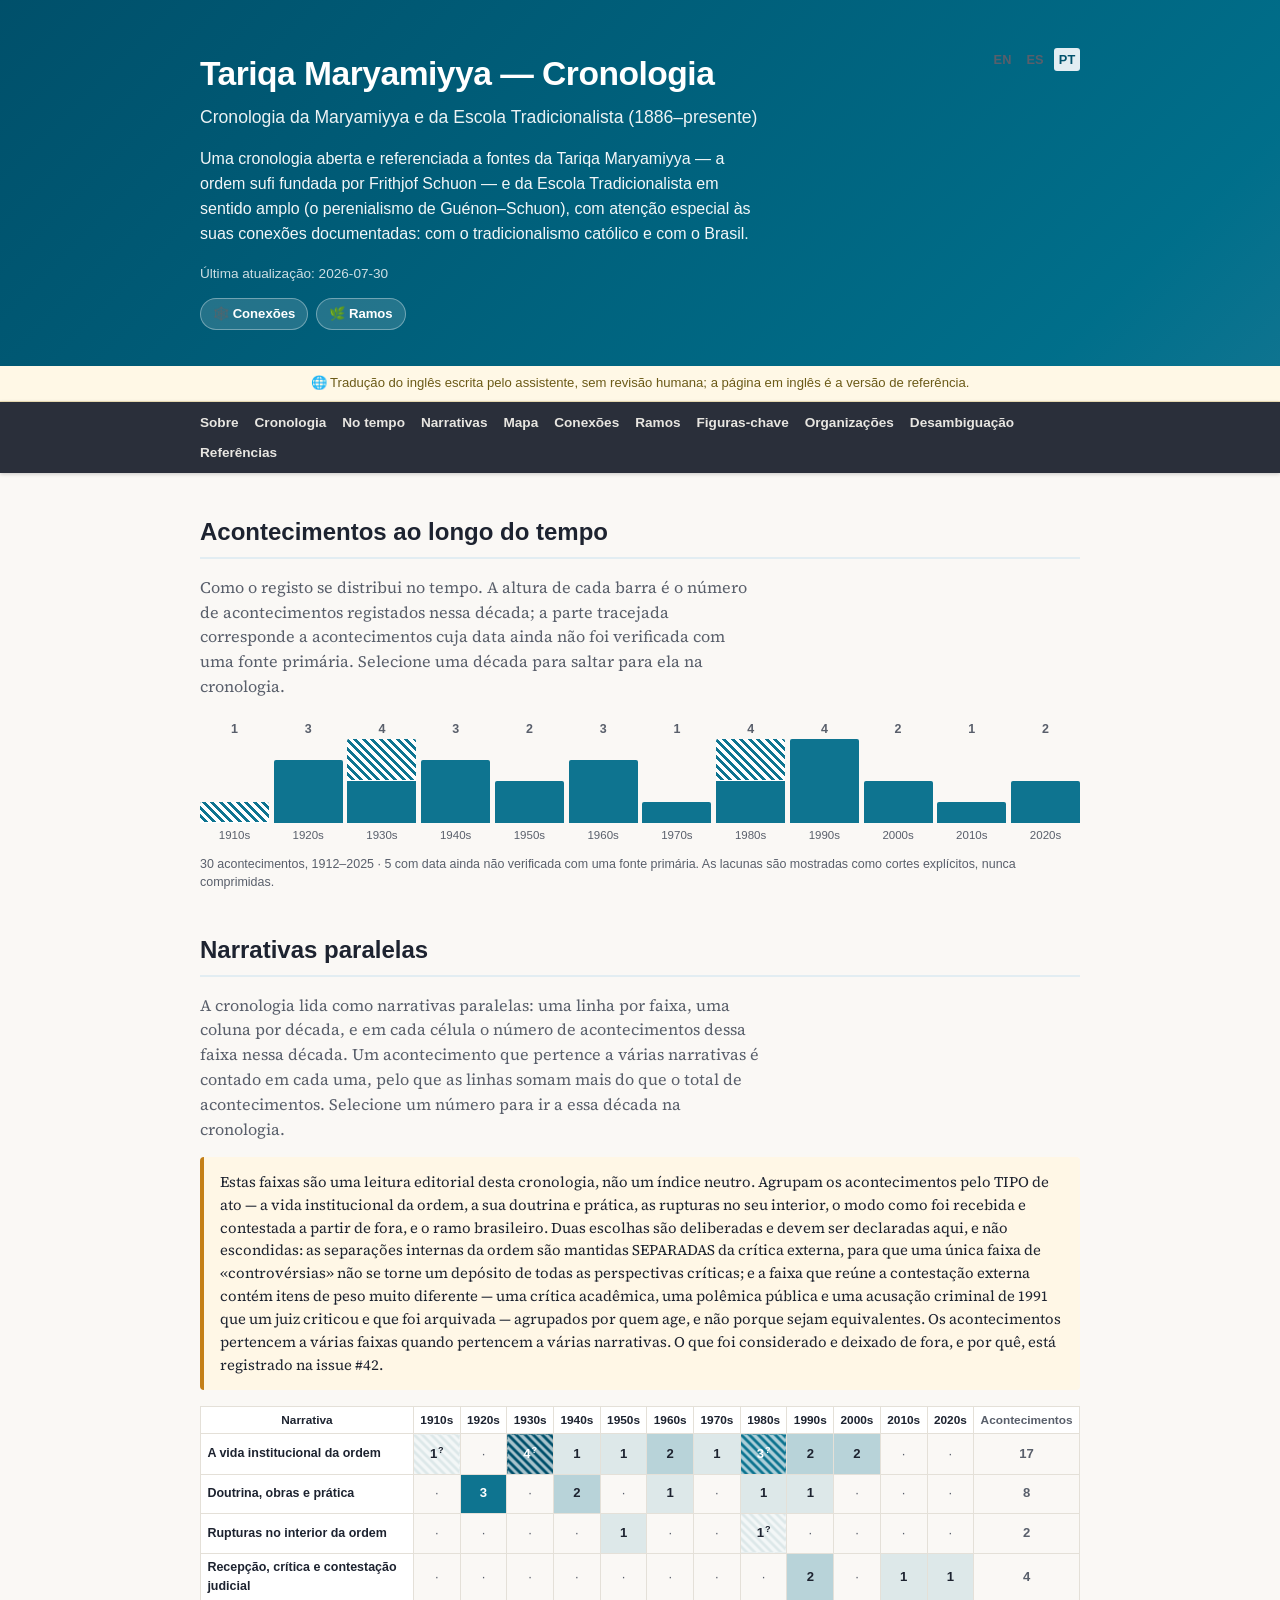
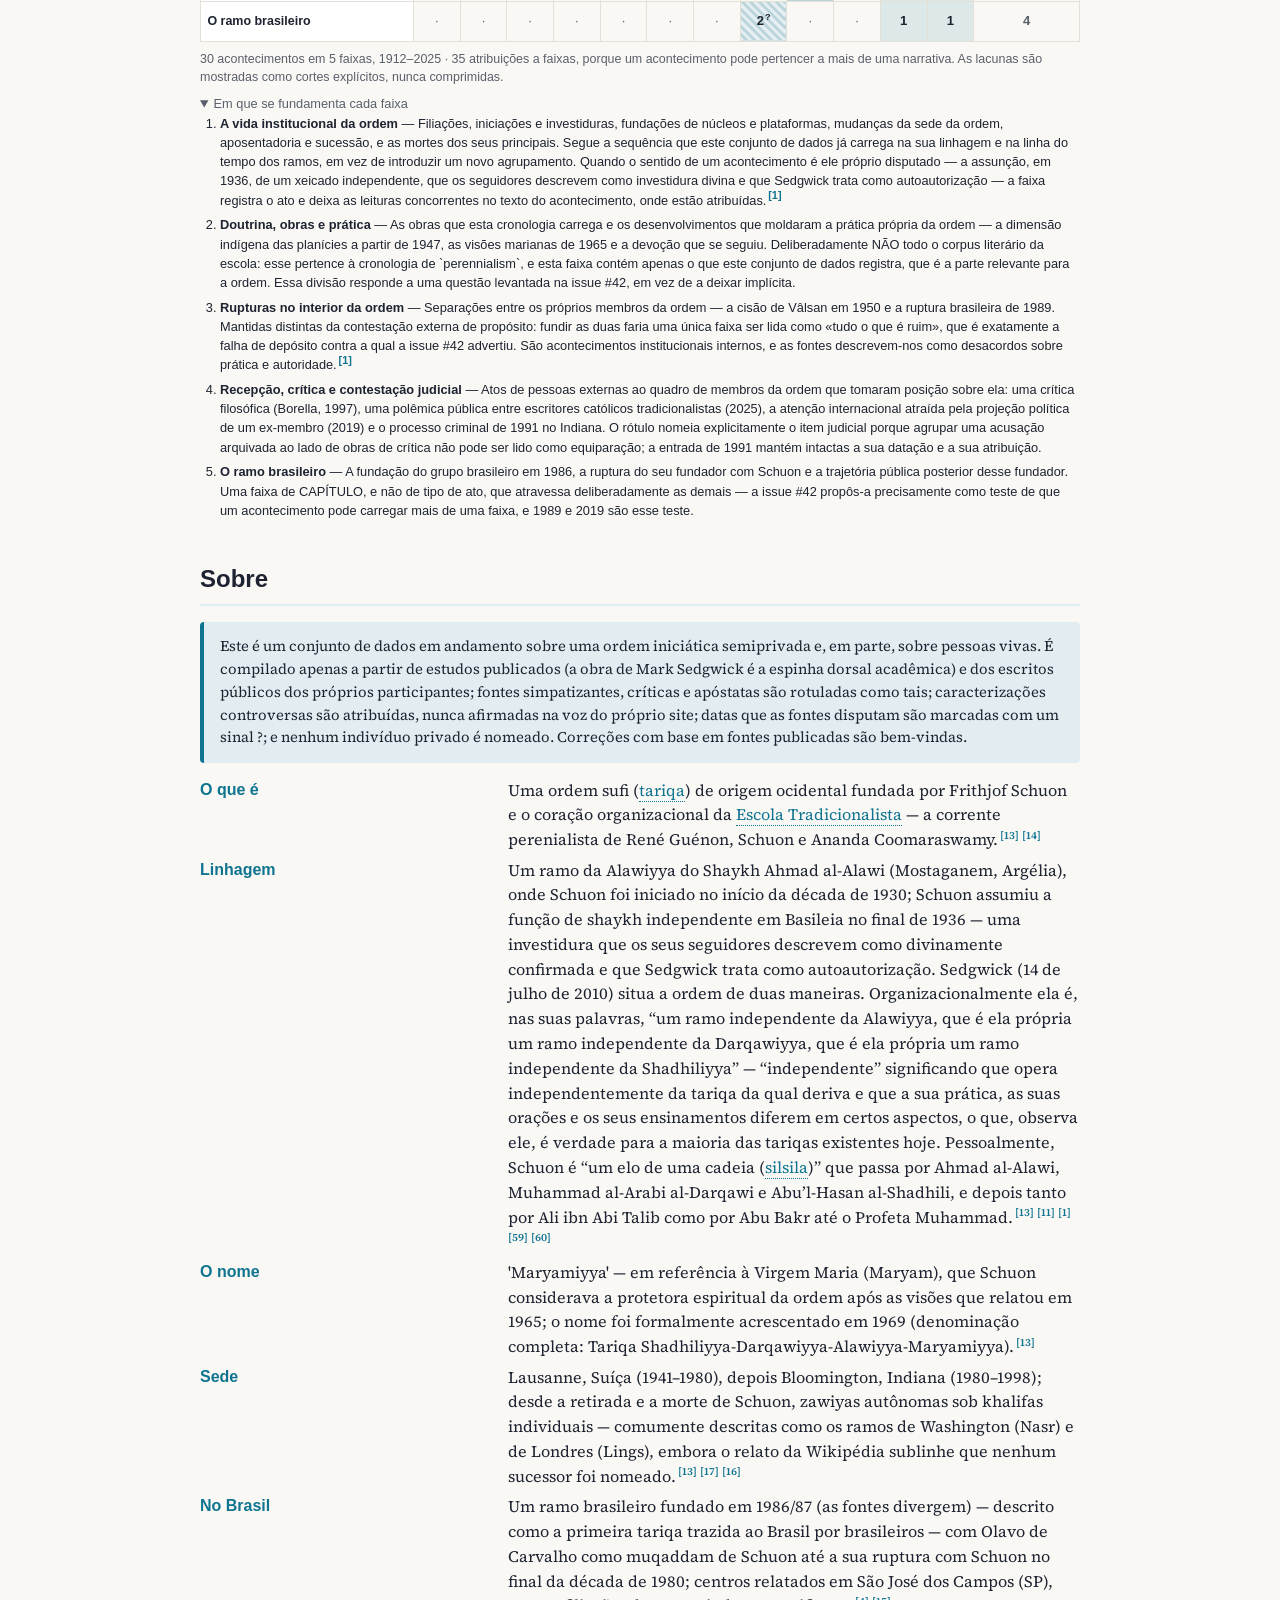
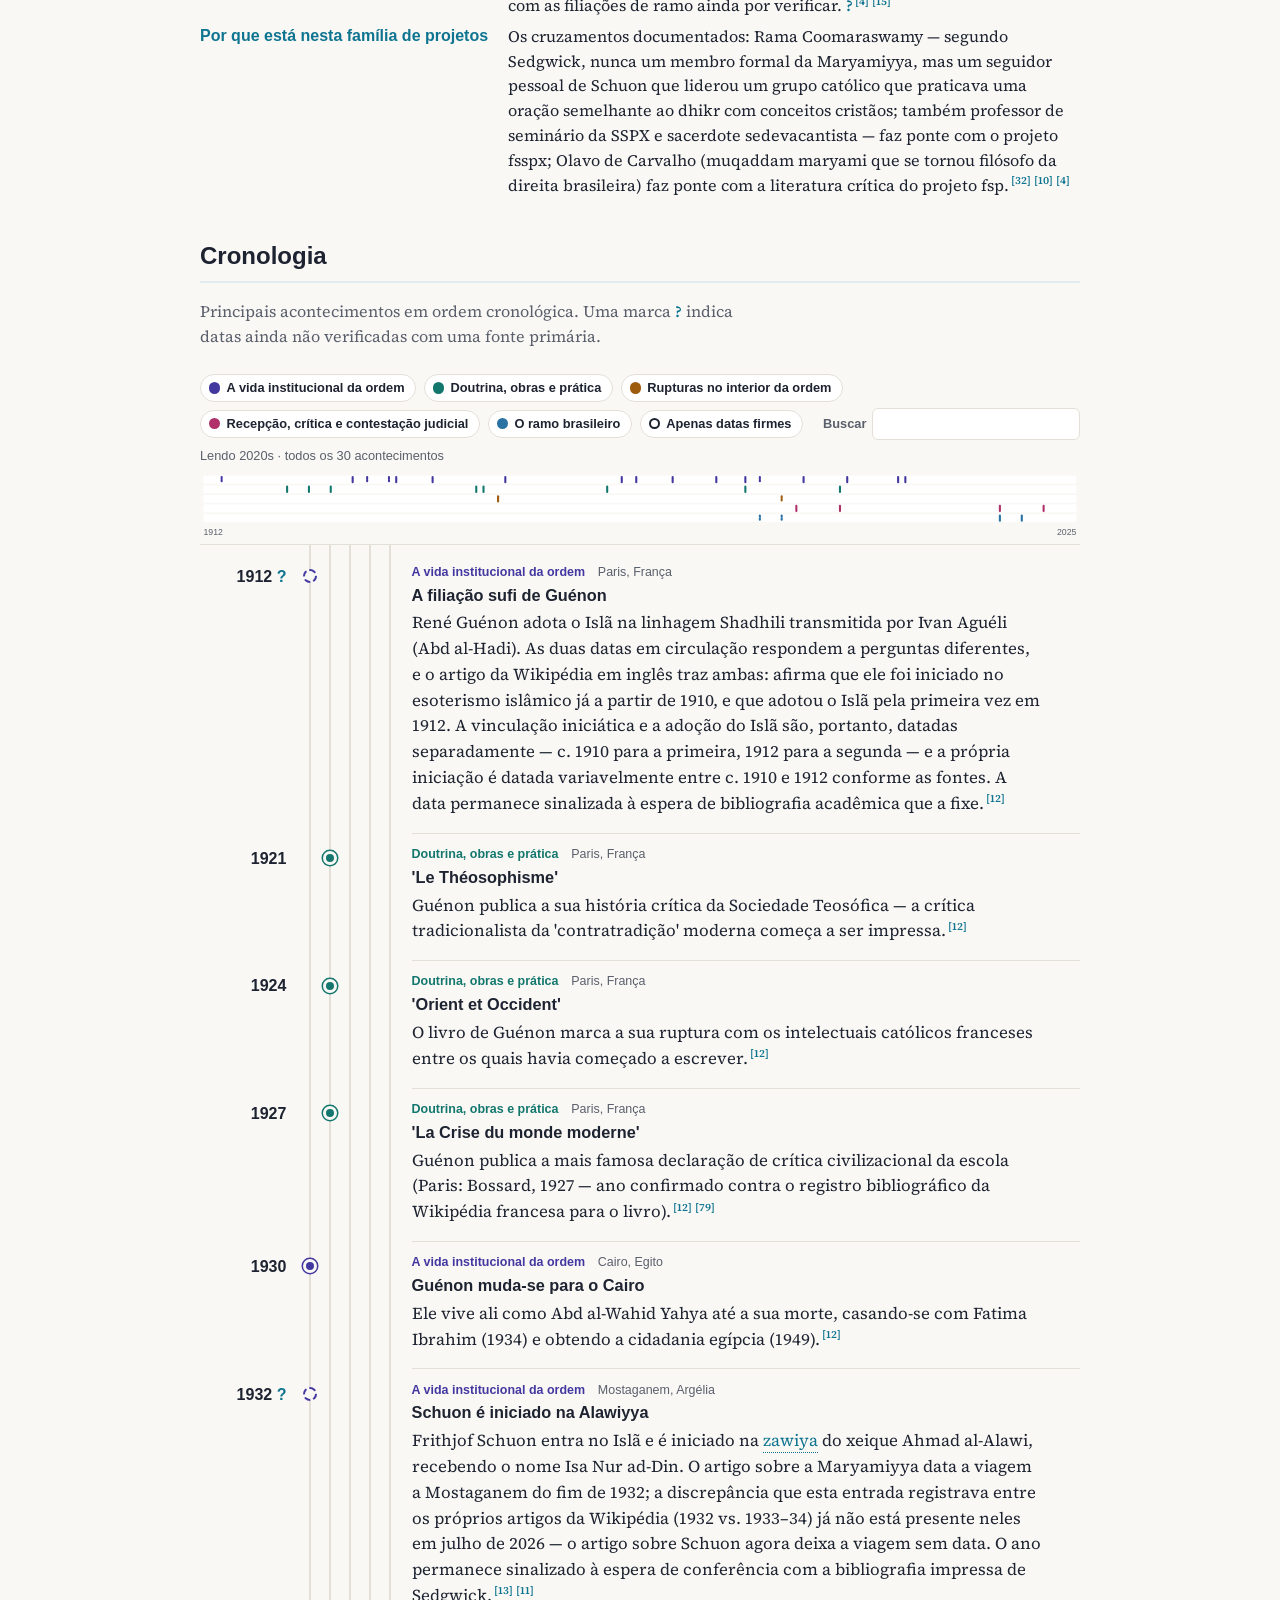
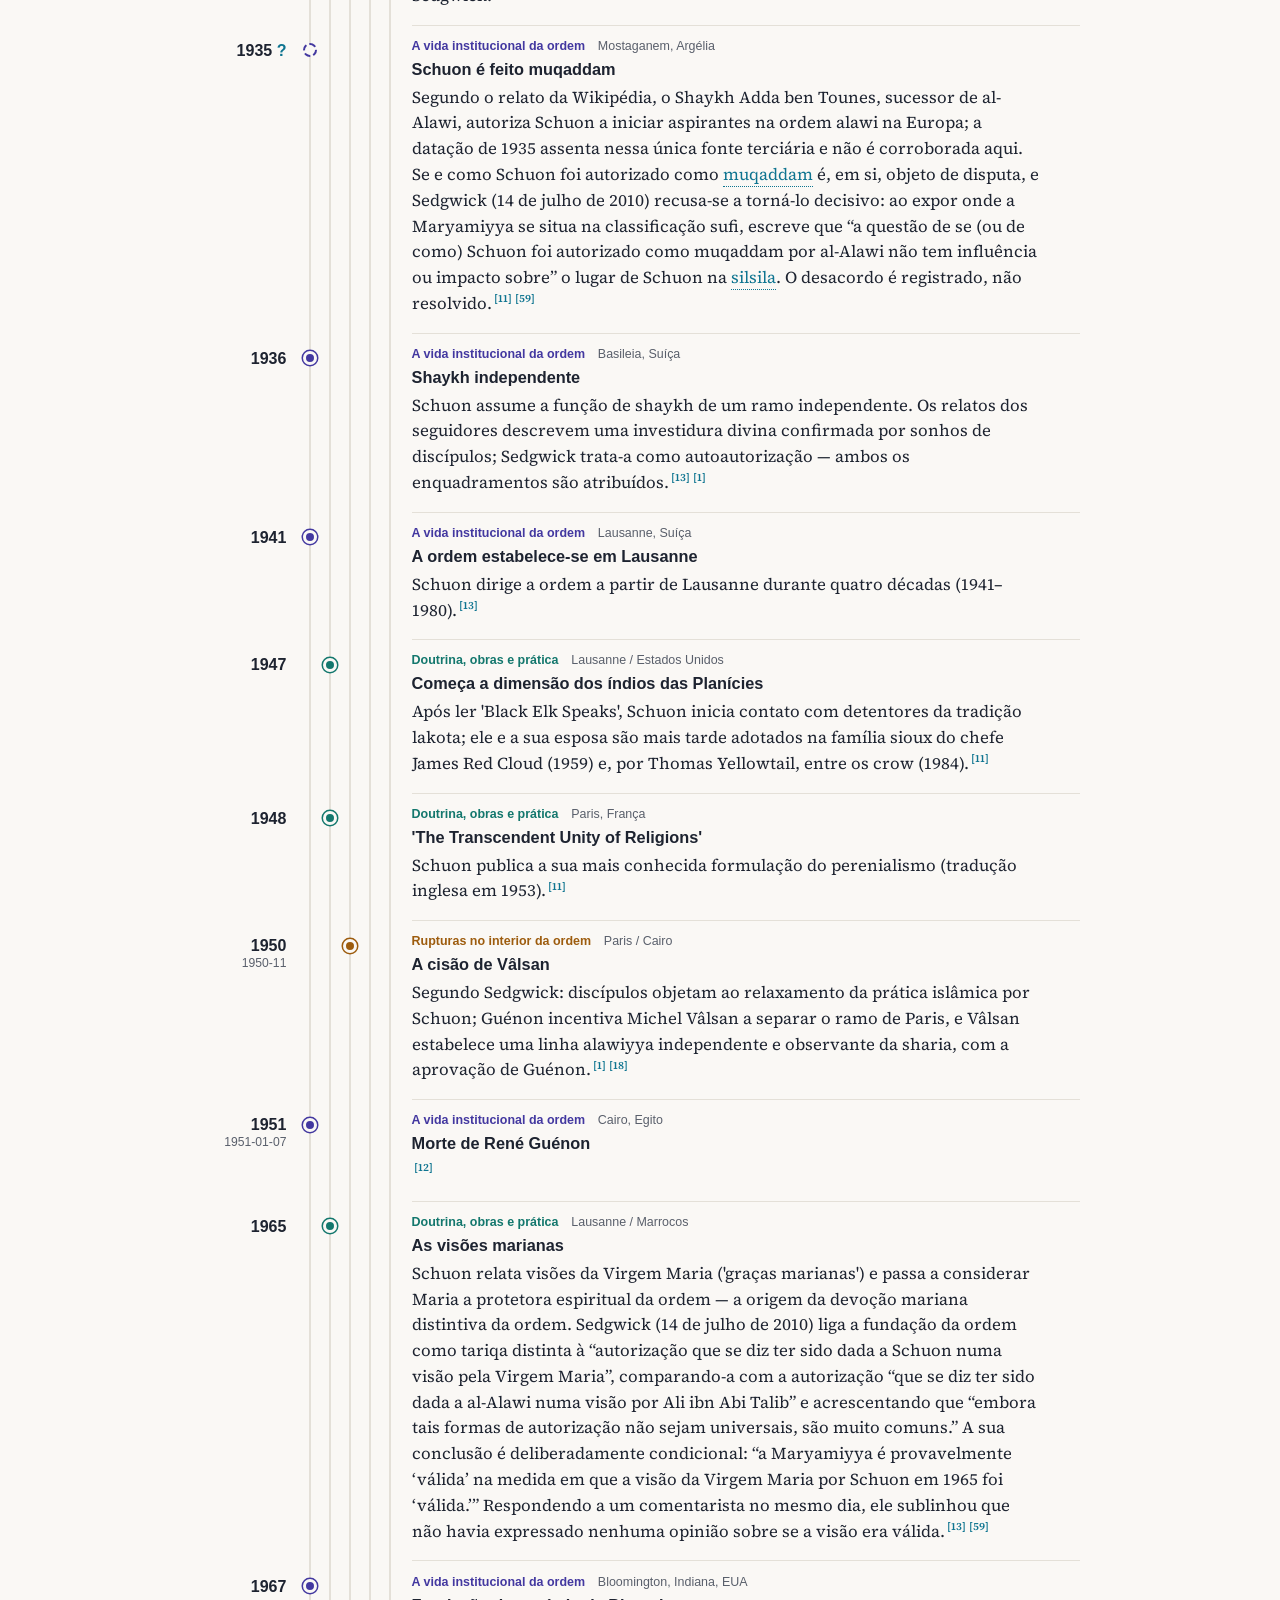
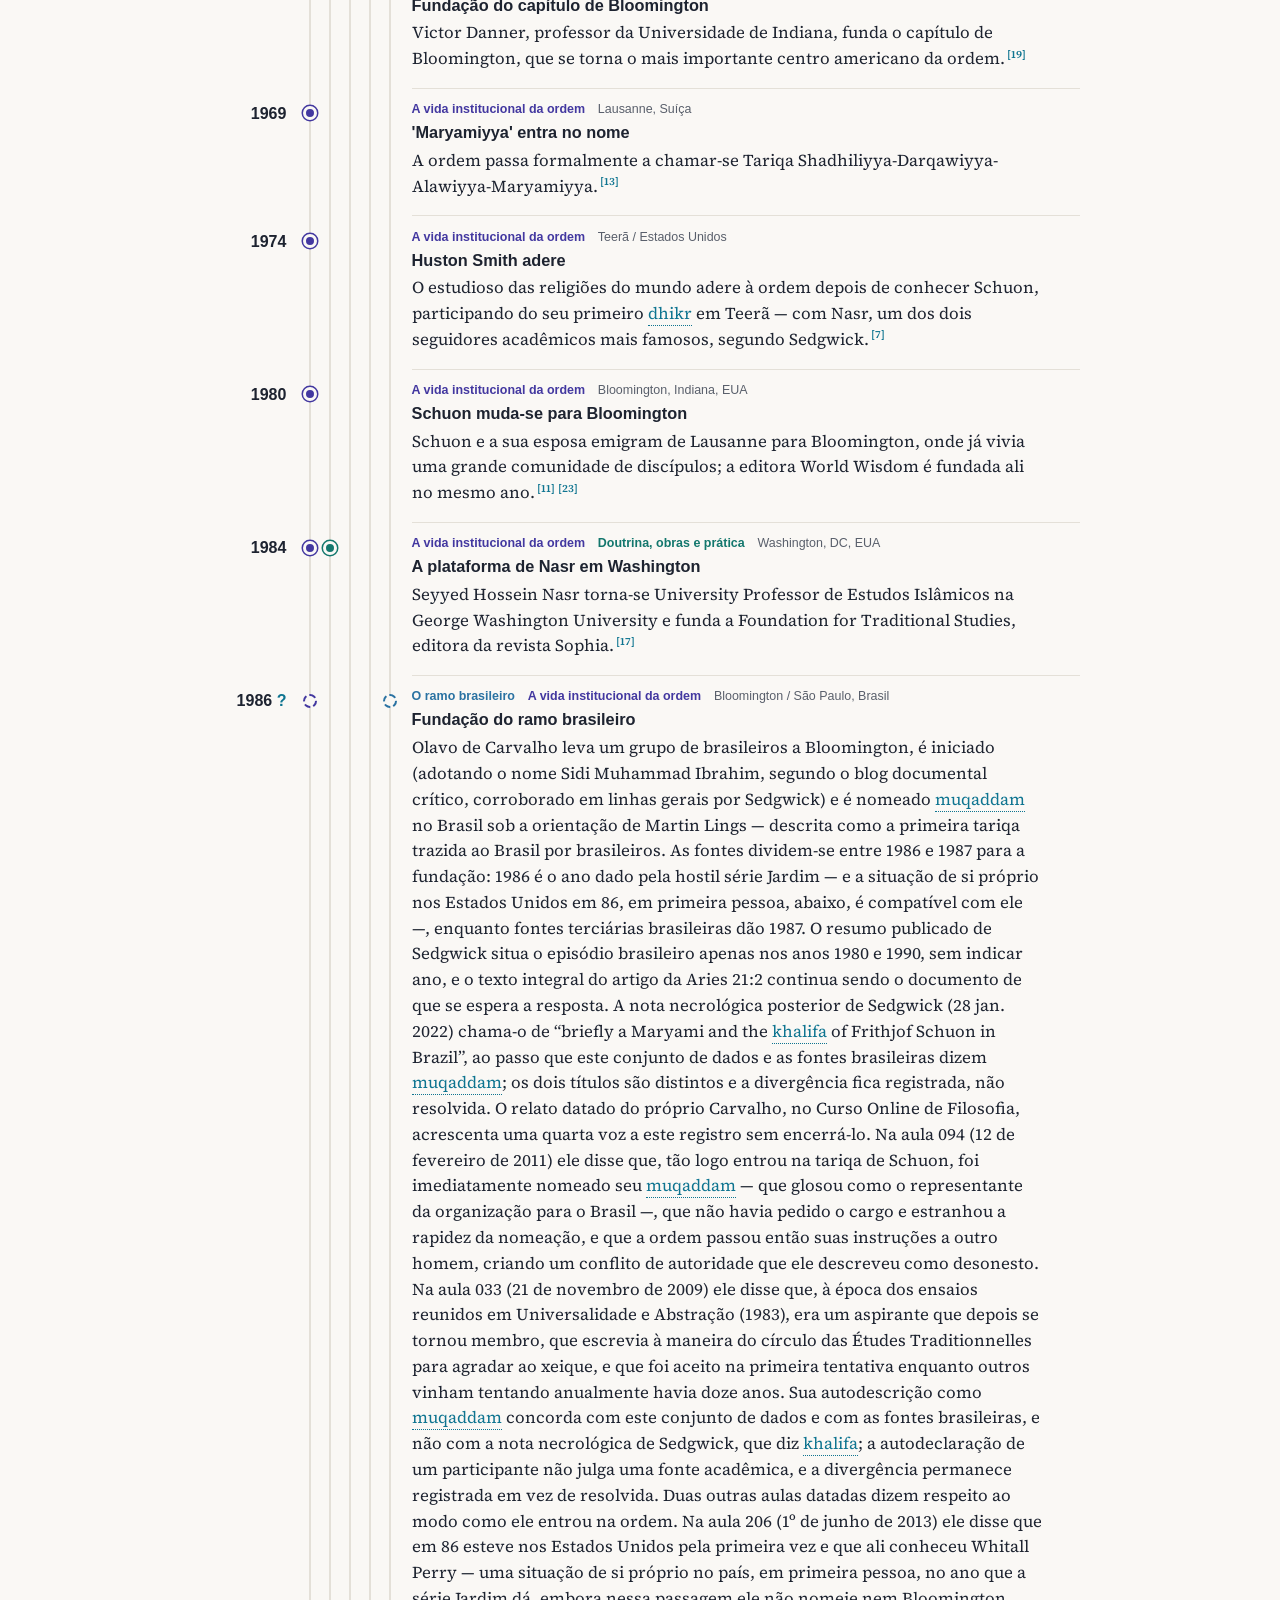
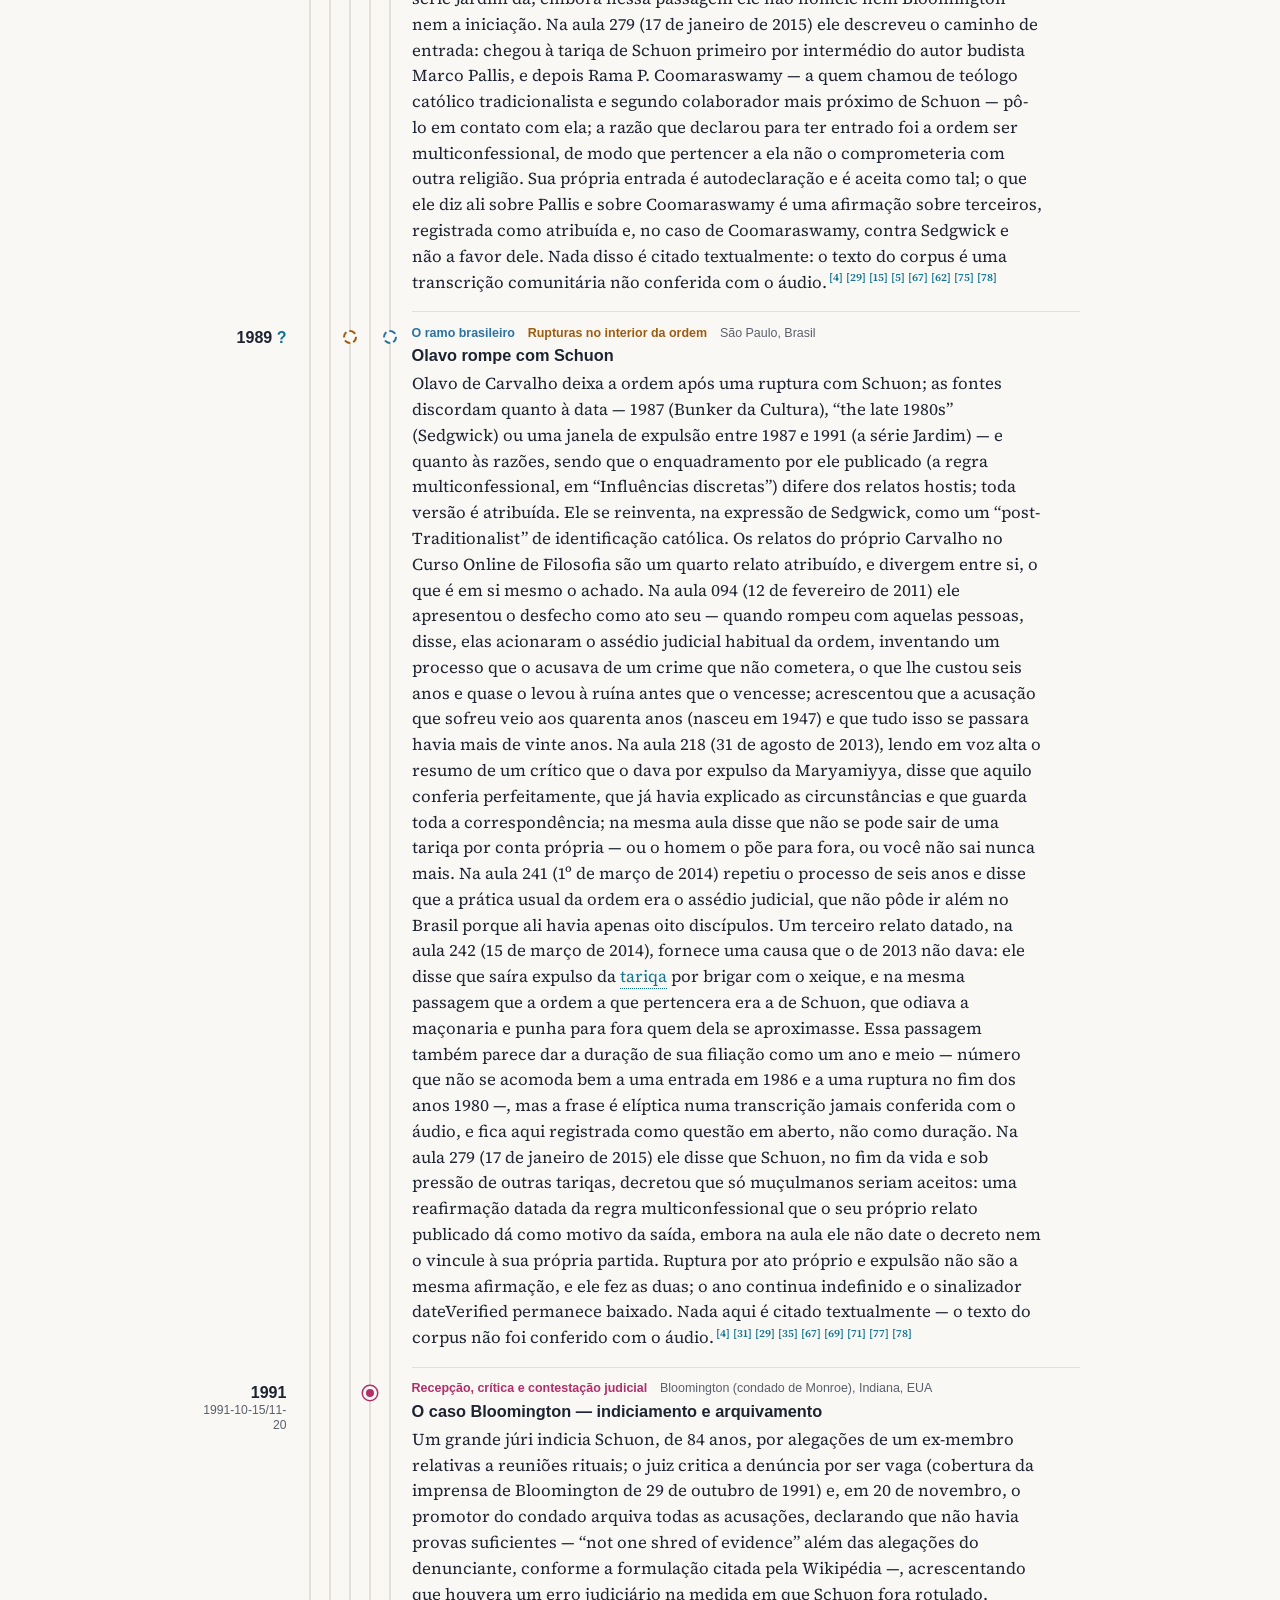
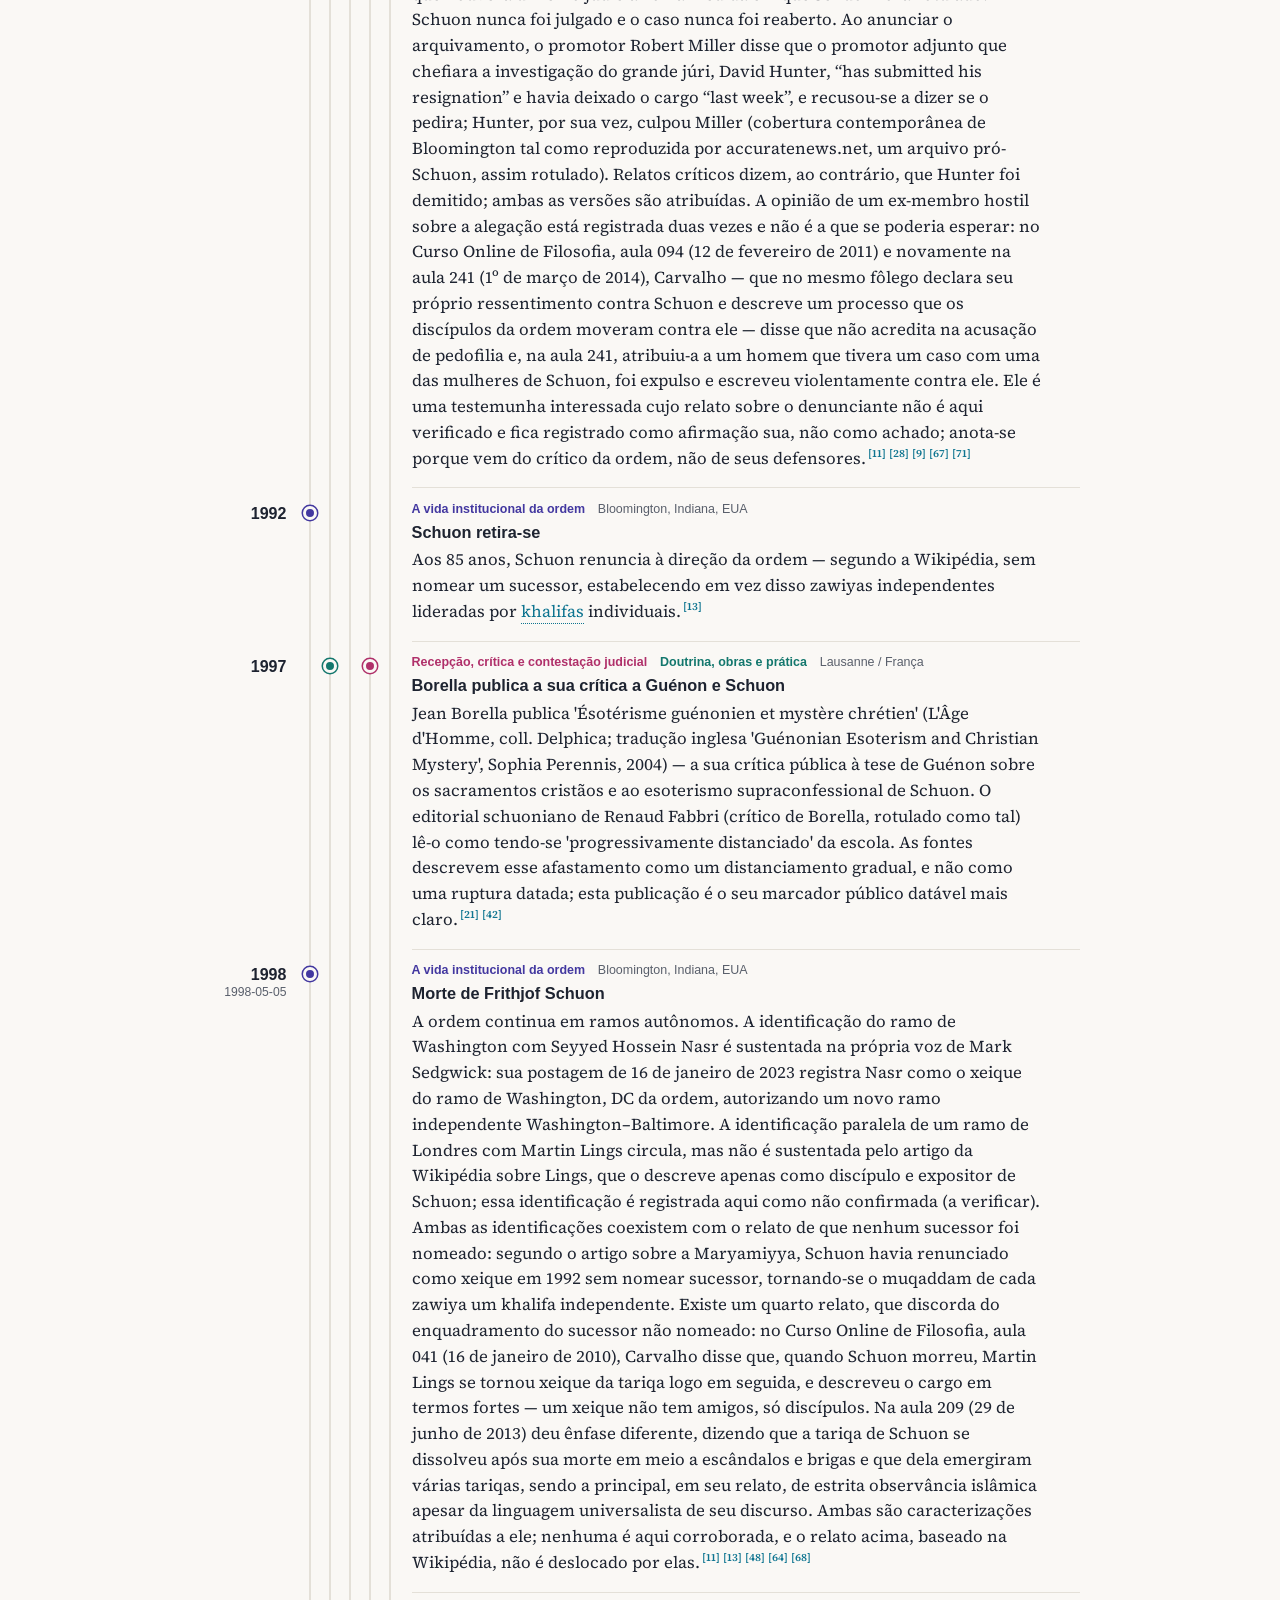
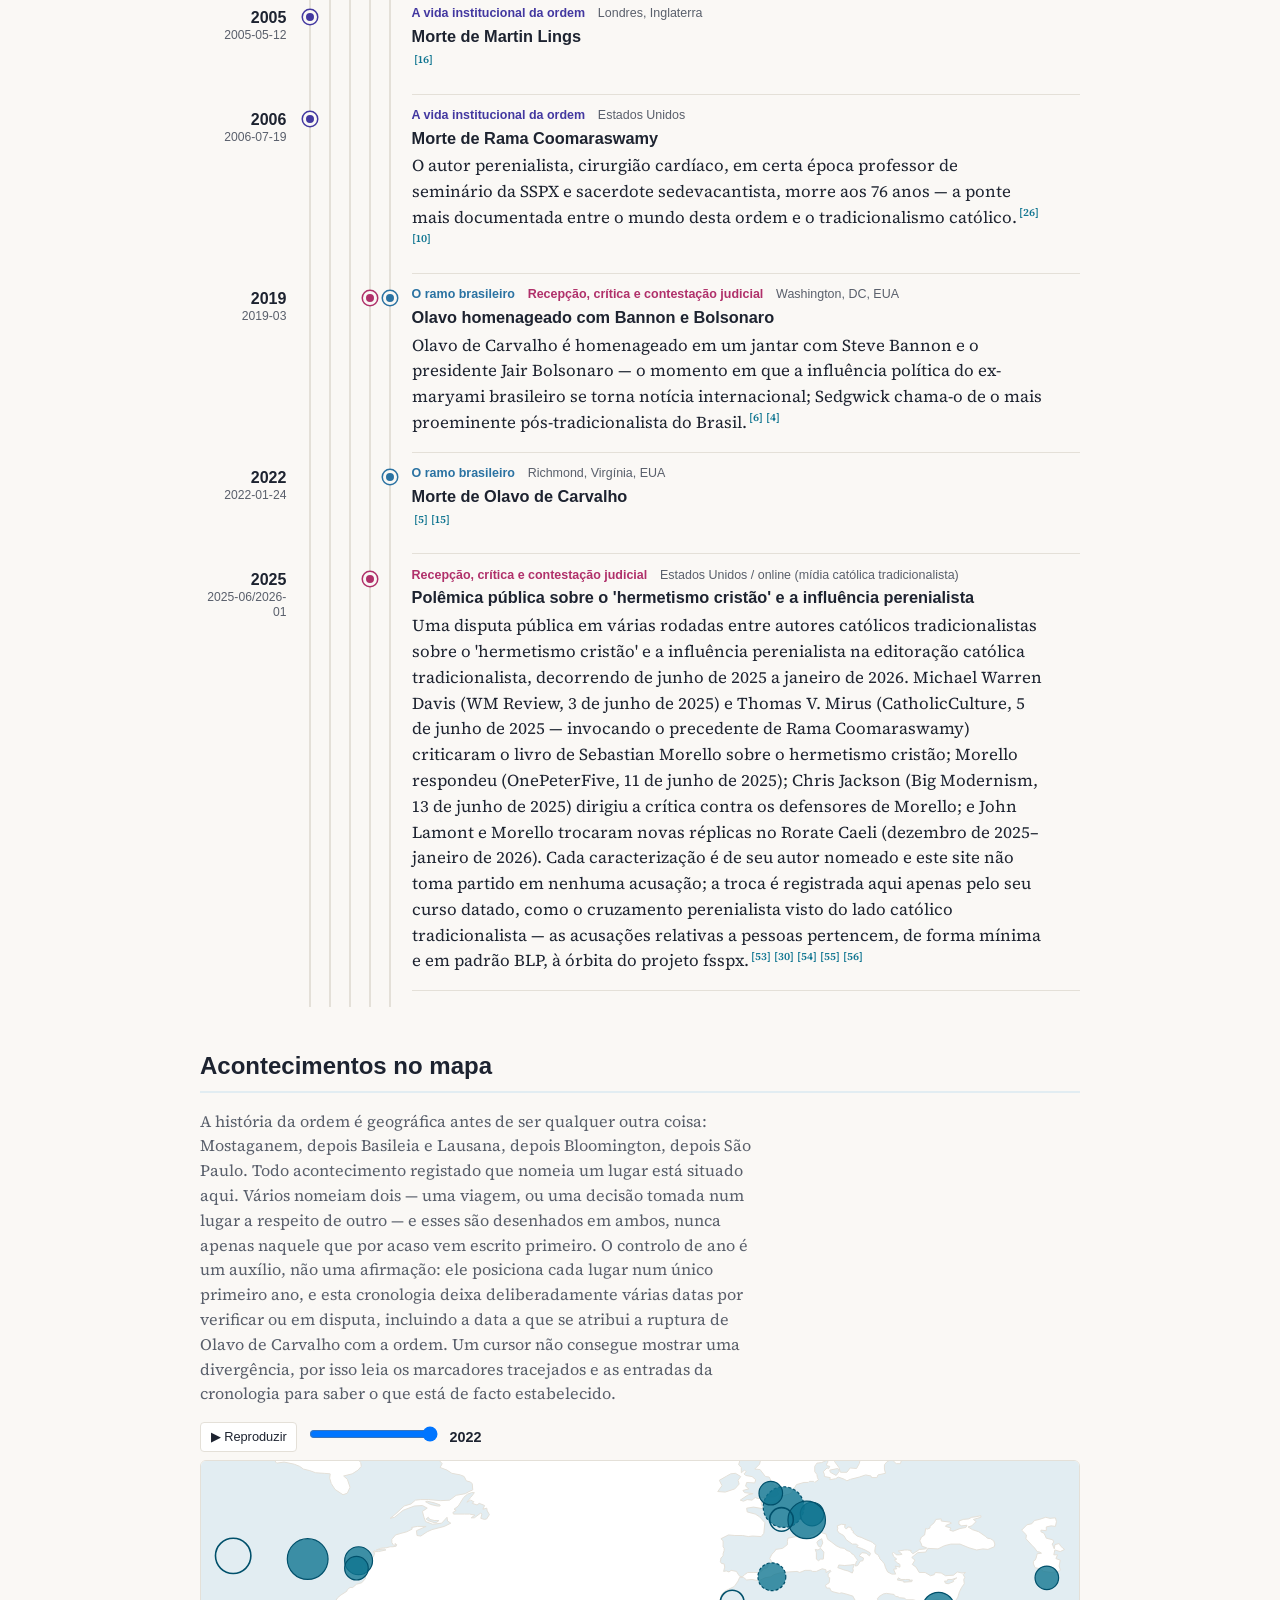
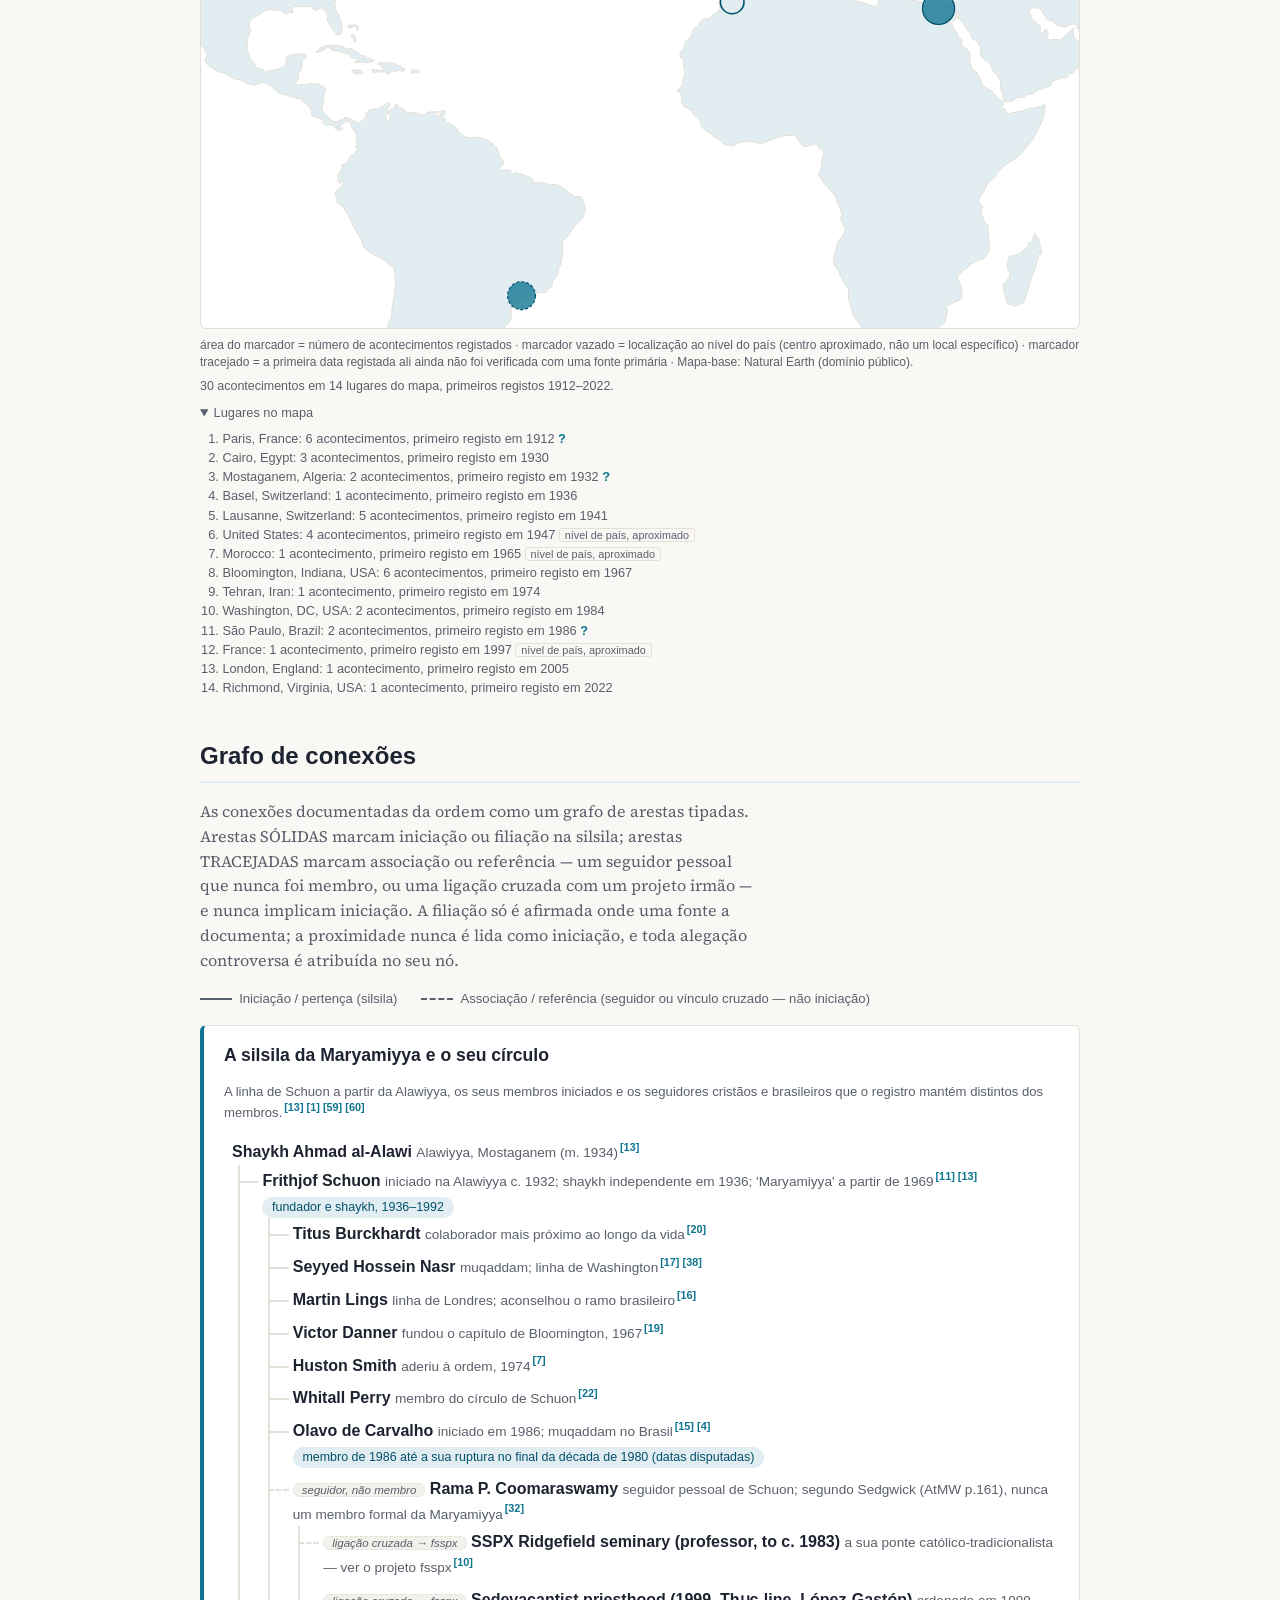
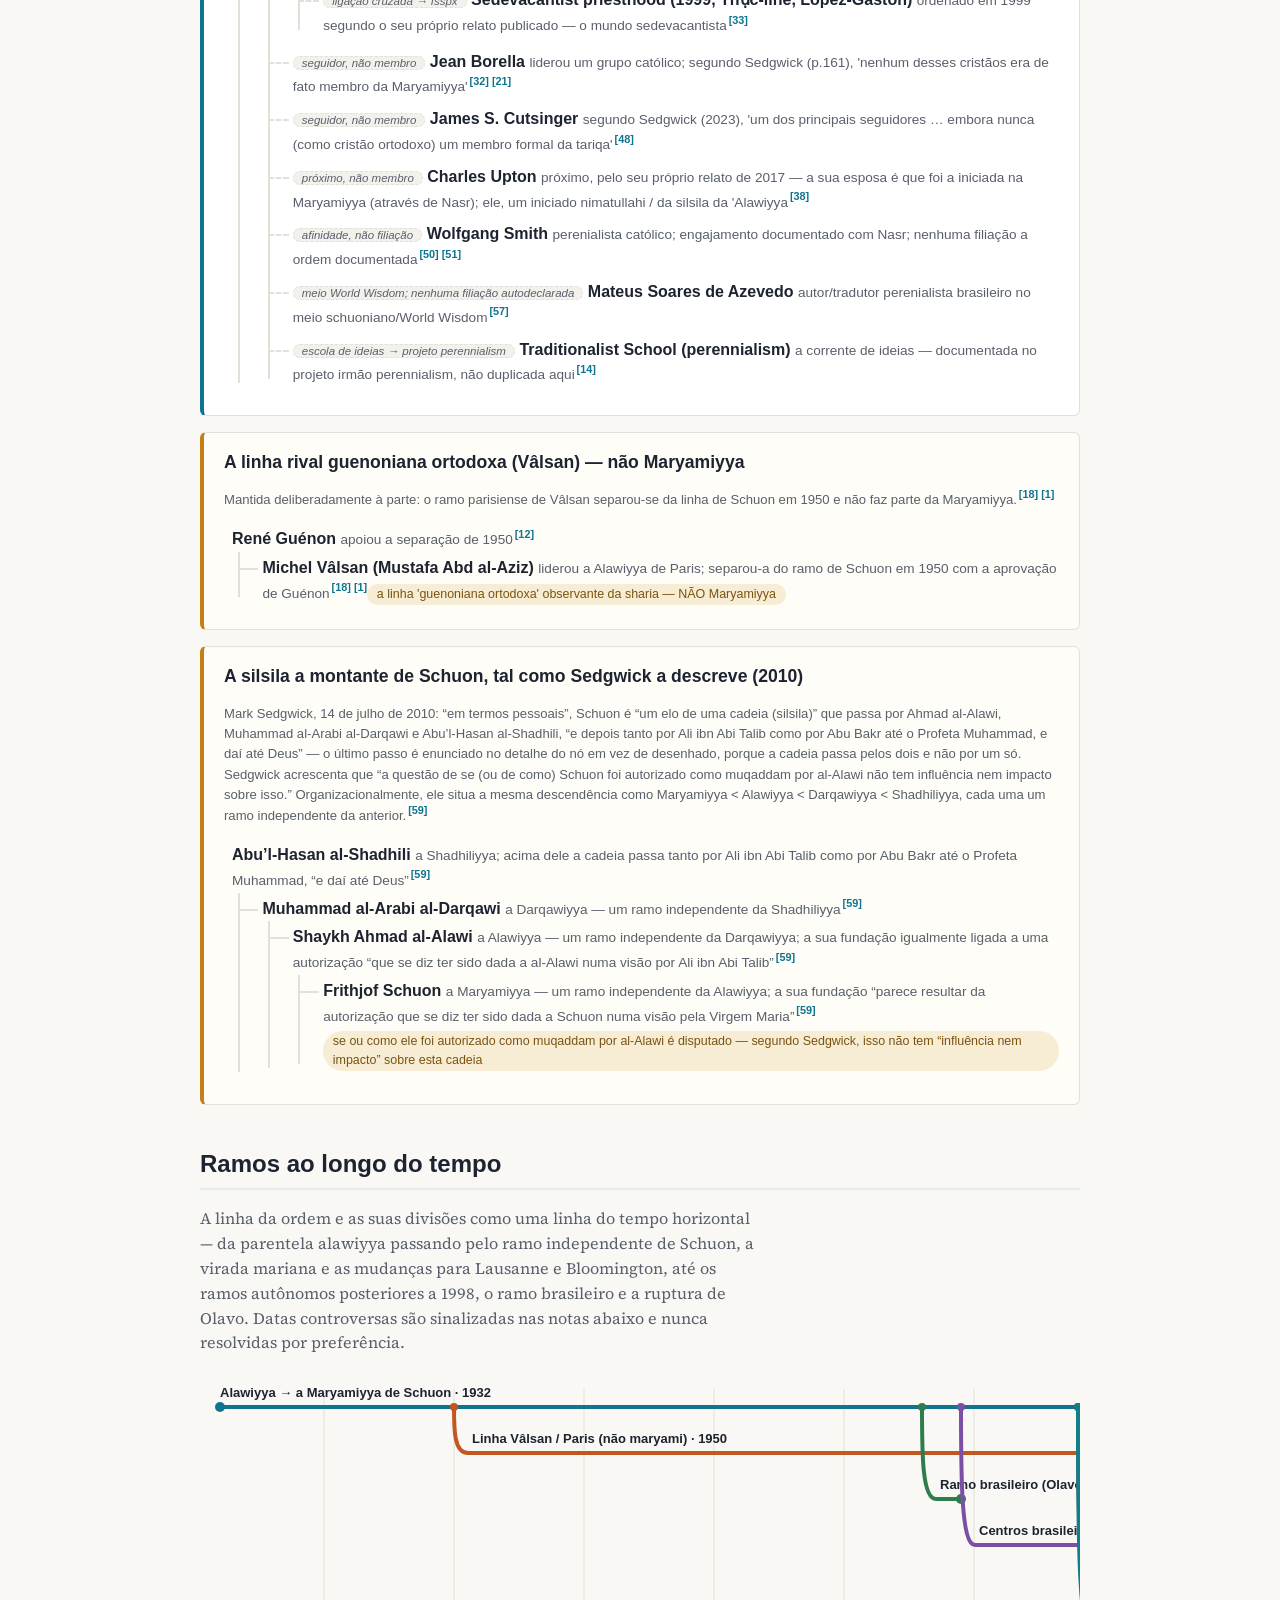
<file: docs/pt/index.html>
<!DOCTYPE html>
<html lang="pt">
<head>
  <meta charset="utf-8">
  <meta name="viewport" content="width=device-width, initial-scale=1">
  <title>Tariqa Maryamiyya — Cronologia</title>
  <meta name="description" content="Uma cronologia aberta e referenciada a fontes da Tariqa Maryamiyya — a ordem sufi fundada por Frithjof Schuon — e da Escola Tradicionalista em sentido amplo (o perenialismo de Guénon–Schuon), com atenção especial às suas conexões documentadas: com o tradicionalismo católico e com o Brasil.">
  <!-- Google tag (gtag.js) -->
  <script async src="https://www.googletagmanager.com/gtag/js?id=G-R9LV1QZHVE"></script>
  <script>
    window.dataLayer = window.dataLayer || [];
    function gtag(){dataLayer.push(arguments);}
    gtag('js', new Date());
    gtag('config', 'G-R9LV1QZHVE');
  </script>
  <link rel="stylesheet" href="../styles.css">
  <script src="../river.js" defer></script>
  <script src="../cite.js" defer data-label="Referência" data-all="Todas as referências"></script>
  <link rel="canonical" href="https://cronologia.github.io/tariqa/pt/">
  <link rel="alternate" hreflang="en" href="https://cronologia.github.io/tariqa/en/">
  <link rel="alternate" hreflang="es" href="https://cronologia.github.io/tariqa/es/">
  <link rel="alternate" hreflang="pt" href="https://cronologia.github.io/tariqa/pt/">
  <link rel="alternate" hreflang="x-default" href="https://cronologia.github.io/tariqa/">
  <meta property="og:type" content="website">
  <meta property="og:site_name" content="Tariqa Maryamiyya — Cronologia">
  <meta property="og:locale" content="pt_BR">
  <meta property="og:title" content="Tariqa Maryamiyya — Cronologia">
  <meta property="og:description" content="Uma cronologia aberta e referenciada a fontes da Tariqa Maryamiyya — a ordem sufi fundada por Frithjof Schuon — e da Escola Tradicionalista em sentido amplo (o perenialismo de Guénon–Schuon), com atenção especial às suas conexões documentadas: com o tradicionalismo católico e com o Brasil.">
  <meta property="og:url" content="https://cronologia.github.io/tariqa/pt/">
  <meta name="twitter:card" content="summary">
  <meta name="twitter:title" content="Tariqa Maryamiyya — Cronologia">
  <meta name="twitter:description" content="Uma cronologia aberta e referenciada a fontes da Tariqa Maryamiyya — a ordem sufi fundada por Frithjof Schuon — e da Escola Tradicionalista em sentido amplo (o perenialismo de Guénon–Schuon), com atenção especial às suas conexões documentadas: com o tradicionalismo católico e com o Brasil.">
  <script type="application/ld+json">
  {
    "@context": "https://schema.org",
    "@type": "WebSite",
    "name": "Tariqa Maryamiyya — Cronologia",
    "description": "Uma cronologia aberta e referenciada a fontes da Tariqa Maryamiyya — a ordem sufi fundada por Frithjof Schuon — e da Escola Tradicionalista em sentido amplo (o perenialismo de Guénon–Schuon), com atenção especial às suas conexões documentadas: com o tradicionalismo católico e com o Brasil.",
    "url": "https://cronologia.github.io/tariqa/pt/",
    "inLanguage": "pt"
  }
  </script>
</head>
<body>
  <header class="site-header">
    <div class="wrap">
      <nav class="lang-switch" aria-label="Idioma"><a href="../en/" hreflang="en">EN</a><a href="../es/" hreflang="es">ES</a><span class="lang-current" aria-current="true">PT</span></nav>
      <h1>Tariqa Maryamiyya — Cronologia</h1>
      <p class="subtitle">Cronologia da Maryamiyya e da Escola Tradicionalista (1886–presente)</p>
      <p class="lead">Uma cronologia aberta e referenciada a fontes da Tariqa Maryamiyya — a ordem sufi fundada por Frithjof Schuon — e da Escola Tradicionalista em sentido amplo (o perenialismo de Guénon–Schuon), com atenção especial às suas conexões documentadas: com o tradicionalismo católico e com o Brasil.</p>
      <p class="updated">Última atualização: 2026-07-30</p>
      <div class="viz-chips">
        <a href="#lineage">🕸️ Conexões</a>
        <a href="#branch-timeline">🌿 Ramos</a>
      </div>
    </div>
  </header>
  <div class="i18n-disclaimer" role="note">🌐 Tradução do inglês escrita pelo assistente, sem revisão humana; a página em inglês é a versão de referência.</div>

  <nav class="site-nav">
    <div class="wrap">
      <a href="#about">Sobre</a>
      <a href="#chronology">Cronologia</a>
      <a href="#chronology-spine">No tempo</a>
      <a href="#threads">Narrativas</a>
      <a href="#places-map">Mapa</a>
      <a href="#lineage">Conexões</a>
      <a href="#branch-timeline">Ramos</a>
      <a href="#figures">Figuras-chave</a>
      <a href="#organizations">Organizações</a>
      <a href="#disambiguation">Desambiguação</a>
      <a href="#references">Referências</a>
    </div>
  </nav>

  <main class="wrap">
    <section id="chronology-spine" class="viz">
      <h2>Acontecimentos ao longo do tempo</h2>
      <p class="section-intro">Como o registo se distribui no tempo. A altura de cada barra é o número de acontecimentos registados nessa década; a parte tracejada corresponde a acontecimentos cuja data ainda não foi verificada com uma fonte primária. Selecione uma década para saltar para ela na cronologia.</p>
      <figure class="chrono-spine">
        <div class="viz-scroll">
        <ol class="cs-track-list">
          <li class="cs-col"><a href="#decade-1910" title="1910s: 1 acontecimento, 1 com data não verificada"><span class="cs-count">1</span><span class="cs-track"><span class="cs-bar" style="height:25%"><span class="cs-unverified" style="height:100%"></span></span></span><span class="cs-label">1910s</span><span class="visually-hidden">1910s: 1 acontecimento, 1 com data não verificada</span></a></li>
          <li class="cs-col"><a href="#decade-1920" title="1920s: 3 acontecimentos"><span class="cs-count">3</span><span class="cs-track"><span class="cs-bar" style="height:75%"></span></span><span class="cs-label">1920s</span><span class="visually-hidden">1920s: 3 acontecimentos</span></a></li>
          <li class="cs-col"><a href="#decade-1930" title="1930s: 4 acontecimentos, 2 com data não verificada"><span class="cs-count">4</span><span class="cs-track"><span class="cs-bar" style="height:100%"><span class="cs-unverified" style="height:50%"></span></span></span><span class="cs-label">1930s</span><span class="visually-hidden">1930s: 4 acontecimentos, 2 com data não verificada</span></a></li>
          <li class="cs-col"><a href="#decade-1940" title="1940s: 3 acontecimentos"><span class="cs-count">3</span><span class="cs-track"><span class="cs-bar" style="height:75%"></span></span><span class="cs-label">1940s</span><span class="visually-hidden">1940s: 3 acontecimentos</span></a></li>
          <li class="cs-col"><a href="#decade-1950" title="1950s: 2 acontecimentos"><span class="cs-count">2</span><span class="cs-track"><span class="cs-bar" style="height:50%"></span></span><span class="cs-label">1950s</span><span class="visually-hidden">1950s: 2 acontecimentos</span></a></li>
          <li class="cs-col"><a href="#decade-1960" title="1960s: 3 acontecimentos"><span class="cs-count">3</span><span class="cs-track"><span class="cs-bar" style="height:75%"></span></span><span class="cs-label">1960s</span><span class="visually-hidden">1960s: 3 acontecimentos</span></a></li>
          <li class="cs-col"><a href="#decade-1970" title="1970s: 1 acontecimento"><span class="cs-count">1</span><span class="cs-track"><span class="cs-bar" style="height:25%"></span></span><span class="cs-label">1970s</span><span class="visually-hidden">1970s: 1 acontecimento</span></a></li>
          <li class="cs-col"><a href="#decade-1980" title="1980s: 4 acontecimentos, 2 com data não verificada"><span class="cs-count">4</span><span class="cs-track"><span class="cs-bar" style="height:100%"><span class="cs-unverified" style="height:50%"></span></span></span><span class="cs-label">1980s</span><span class="visually-hidden">1980s: 4 acontecimentos, 2 com data não verificada</span></a></li>
          <li class="cs-col"><a href="#decade-1990" title="1990s: 4 acontecimentos"><span class="cs-count">4</span><span class="cs-track"><span class="cs-bar" style="height:100%"></span></span><span class="cs-label">1990s</span><span class="visually-hidden">1990s: 4 acontecimentos</span></a></li>
          <li class="cs-col"><a href="#decade-2000" title="2000s: 2 acontecimentos"><span class="cs-count">2</span><span class="cs-track"><span class="cs-bar" style="height:50%"></span></span><span class="cs-label">2000s</span><span class="visually-hidden">2000s: 2 acontecimentos</span></a></li>
          <li class="cs-col"><a href="#decade-2010" title="2010s: 1 acontecimento"><span class="cs-count">1</span><span class="cs-track"><span class="cs-bar" style="height:25%"></span></span><span class="cs-label">2010s</span><span class="visually-hidden">2010s: 1 acontecimento</span></a></li>
          <li class="cs-col"><a href="#decade-2020" title="2020s: 2 acontecimentos"><span class="cs-count">2</span><span class="cs-track"><span class="cs-bar" style="height:50%"></span></span><span class="cs-label">2020s</span><span class="visually-hidden">2020s: 2 acontecimentos</span></a></li>
        </ol>
        </div>
        <figcaption>30 acontecimentos, 1912–2025 · 5 com data ainda não verificada com uma fonte primária. As lacunas são mostradas como cortes explícitos, nunca comprimidas.</figcaption>
      </figure>
    </section>

    <section id="threads" class="viz">
      <h2>Narrativas paralelas</h2>
      <p class="section-intro">A cronologia lida como narrativas paralelas: uma linha por faixa, uma coluna por década, e em cada célula o número de acontecimentos dessa faixa nessa década. Um acontecimento que pertence a várias narrativas é contado em cada uma, pelo que as linhas somam mais do que o total de acontecimentos. Selecione um número para ir a essa década na cronologia.</p>
      <p class="notice notice-attribution">Estas faixas são uma leitura editorial desta cronologia, não um índice neutro. Agrupam os acontecimentos pelo TIPO de ato — a vida institucional da ordem, a sua doutrina e prática, as rupturas no seu interior, o modo como foi recebida e contestada a partir de fora, e o ramo brasileiro. Duas escolhas são deliberadas e devem ser declaradas aqui, e não escondidas: as separações internas da ordem são mantidas SEPARADAS da crítica externa, para que uma única faixa de «controvérsias» não se torne um depósito de todas as perspectivas críticas; e a faixa que reúne a contestação externa contém itens de peso muito diferente — uma crítica acadêmica, uma polêmica pública e uma acusação criminal de 1991 que um juiz criticou e que foi arquivada — agrupados por quem age, e não porque sejam equivalentes. Os acontecimentos pertencem a várias faixas quando pertencem a várias narrativas. O que foi considerado e deixado de fora, e por quê, está registrado na issue #42.</p>
      <figure class="swimlanes">
        <div class="viz-scroll">
        <table class="sw-grid">
          <thead>
            <tr><th scope="col">Narrativa</th><th scope="col">1910s</th><th scope="col">1920s</th><th scope="col">1930s</th><th scope="col">1940s</th><th scope="col">1950s</th><th scope="col">1960s</th><th scope="col">1970s</th><th scope="col">1980s</th><th scope="col">1990s</th><th scope="col">2000s</th><th scope="col">2010s</th><th scope="col">2020s</th><th scope="col" class="sw-total">Acontecimentos</th></tr>
          </thead>
          <tbody>
          <tr>
            <th scope="row">A vida institucional da ordem</th>
            <td class="sw-cell sw-i1 sw-has-unverified"><a href="#decade-1910" title="A vida institucional da ordem, 1910s: 1 acontecimento, 1 com data ainda não verificada com uma fonte primária">1<span class="sw-flag" aria-hidden="true">?</span><span class="visually-hidden">A vida institucional da ordem, 1910s: 1 acontecimento, 1 com data ainda não verificada com uma fonte primária</span></a></td><td class="sw-cell sw-zero"><span class="visually-hidden">A vida institucional da ordem, 1920s: sem acontecimentos registados</span></td><td class="sw-cell sw-i4 sw-has-unverified"><a href="#decade-1930" title="A vida institucional da ordem, 1930s: 4 acontecimentos, 2 com data ainda não verificada com uma fonte primária">4<span class="sw-flag" aria-hidden="true">?</span><span class="visually-hidden">A vida institucional da ordem, 1930s: 4 acontecimentos, 2 com data ainda não verificada com uma fonte primária</span></a></td><td class="sw-cell sw-i1"><a href="#decade-1940" title="A vida institucional da ordem, 1940s: 1 acontecimento">1<span class="visually-hidden">A vida institucional da ordem, 1940s: 1 acontecimento</span></a></td><td class="sw-cell sw-i1"><a href="#decade-1950" title="A vida institucional da ordem, 1950s: 1 acontecimento">1<span class="visually-hidden">A vida institucional da ordem, 1950s: 1 acontecimento</span></a></td><td class="sw-cell sw-i2"><a href="#decade-1960" title="A vida institucional da ordem, 1960s: 2 acontecimentos">2<span class="visually-hidden">A vida institucional da ordem, 1960s: 2 acontecimentos</span></a></td><td class="sw-cell sw-i1"><a href="#decade-1970" title="A vida institucional da ordem, 1970s: 1 acontecimento">1<span class="visually-hidden">A vida institucional da ordem, 1970s: 1 acontecimento</span></a></td><td class="sw-cell sw-i3 sw-has-unverified"><a href="#decade-1980" title="A vida institucional da ordem, 1980s: 3 acontecimentos, 1 com data ainda não verificada com uma fonte primária">3<span class="sw-flag" aria-hidden="true">?</span><span class="visually-hidden">A vida institucional da ordem, 1980s: 3 acontecimentos, 1 com data ainda não verificada com uma fonte primária</span></a></td><td class="sw-cell sw-i2"><a href="#decade-1990" title="A vida institucional da ordem, 1990s: 2 acontecimentos">2<span class="visually-hidden">A vida institucional da ordem, 1990s: 2 acontecimentos</span></a></td><td class="sw-cell sw-i2"><a href="#decade-2000" title="A vida institucional da ordem, 2000s: 2 acontecimentos">2<span class="visually-hidden">A vida institucional da ordem, 2000s: 2 acontecimentos</span></a></td><td class="sw-cell sw-zero"><span class="visually-hidden">A vida institucional da ordem, 2010s: sem acontecimentos registados</span></td><td class="sw-cell sw-zero"><span class="visually-hidden">A vida institucional da ordem, 2020s: sem acontecimentos registados</span></td>
            <td class="sw-total">17</td>
          </tr>
          <tr>
            <th scope="row">Doutrina, obras e prática</th>
            <td class="sw-cell sw-zero"><span class="visually-hidden">Doutrina, obras e prática, 1910s: sem acontecimentos registados</span></td><td class="sw-cell sw-i3"><a href="#decade-1920" title="Doutrina, obras e prática, 1920s: 3 acontecimentos">3<span class="visually-hidden">Doutrina, obras e prática, 1920s: 3 acontecimentos</span></a></td><td class="sw-cell sw-zero"><span class="visually-hidden">Doutrina, obras e prática, 1930s: sem acontecimentos registados</span></td><td class="sw-cell sw-i2"><a href="#decade-1940" title="Doutrina, obras e prática, 1940s: 2 acontecimentos">2<span class="visually-hidden">Doutrina, obras e prática, 1940s: 2 acontecimentos</span></a></td><td class="sw-cell sw-zero"><span class="visually-hidden">Doutrina, obras e prática, 1950s: sem acontecimentos registados</span></td><td class="sw-cell sw-i1"><a href="#decade-1960" title="Doutrina, obras e prática, 1960s: 1 acontecimento">1<span class="visually-hidden">Doutrina, obras e prática, 1960s: 1 acontecimento</span></a></td><td class="sw-cell sw-zero"><span class="visually-hidden">Doutrina, obras e prática, 1970s: sem acontecimentos registados</span></td><td class="sw-cell sw-i1"><a href="#decade-1980" title="Doutrina, obras e prática, 1980s: 1 acontecimento">1<span class="visually-hidden">Doutrina, obras e prática, 1980s: 1 acontecimento</span></a></td><td class="sw-cell sw-i1"><a href="#decade-1990" title="Doutrina, obras e prática, 1990s: 1 acontecimento">1<span class="visually-hidden">Doutrina, obras e prática, 1990s: 1 acontecimento</span></a></td><td class="sw-cell sw-zero"><span class="visually-hidden">Doutrina, obras e prática, 2000s: sem acontecimentos registados</span></td><td class="sw-cell sw-zero"><span class="visually-hidden">Doutrina, obras e prática, 2010s: sem acontecimentos registados</span></td><td class="sw-cell sw-zero"><span class="visually-hidden">Doutrina, obras e prática, 2020s: sem acontecimentos registados</span></td>
            <td class="sw-total">8</td>
          </tr>
          <tr>
            <th scope="row">Rupturas no interior da ordem</th>
            <td class="sw-cell sw-zero"><span class="visually-hidden">Rupturas no interior da ordem, 1910s: sem acontecimentos registados</span></td><td class="sw-cell sw-zero"><span class="visually-hidden">Rupturas no interior da ordem, 1920s: sem acontecimentos registados</span></td><td class="sw-cell sw-zero"><span class="visually-hidden">Rupturas no interior da ordem, 1930s: sem acontecimentos registados</span></td><td class="sw-cell sw-zero"><span class="visually-hidden">Rupturas no interior da ordem, 1940s: sem acontecimentos registados</span></td><td class="sw-cell sw-i1"><a href="#decade-1950" title="Rupturas no interior da ordem, 1950s: 1 acontecimento">1<span class="visually-hidden">Rupturas no interior da ordem, 1950s: 1 acontecimento</span></a></td><td class="sw-cell sw-zero"><span class="visually-hidden">Rupturas no interior da ordem, 1960s: sem acontecimentos registados</span></td><td class="sw-cell sw-zero"><span class="visually-hidden">Rupturas no interior da ordem, 1970s: sem acontecimentos registados</span></td><td class="sw-cell sw-i1 sw-has-unverified"><a href="#decade-1980" title="Rupturas no interior da ordem, 1980s: 1 acontecimento, 1 com data ainda não verificada com uma fonte primária">1<span class="sw-flag" aria-hidden="true">?</span><span class="visually-hidden">Rupturas no interior da ordem, 1980s: 1 acontecimento, 1 com data ainda não verificada com uma fonte primária</span></a></td><td class="sw-cell sw-zero"><span class="visually-hidden">Rupturas no interior da ordem, 1990s: sem acontecimentos registados</span></td><td class="sw-cell sw-zero"><span class="visually-hidden">Rupturas no interior da ordem, 2000s: sem acontecimentos registados</span></td><td class="sw-cell sw-zero"><span class="visually-hidden">Rupturas no interior da ordem, 2010s: sem acontecimentos registados</span></td><td class="sw-cell sw-zero"><span class="visually-hidden">Rupturas no interior da ordem, 2020s: sem acontecimentos registados</span></td>
            <td class="sw-total">2</td>
          </tr>
          <tr>
            <th scope="row">Recepção, crítica e contestação judicial</th>
            <td class="sw-cell sw-zero"><span class="visually-hidden">Recepção, crítica e contestação judicial, 1910s: sem acontecimentos registados</span></td><td class="sw-cell sw-zero"><span class="visually-hidden">Recepção, crítica e contestação judicial, 1920s: sem acontecimentos registados</span></td><td class="sw-cell sw-zero"><span class="visually-hidden">Recepção, crítica e contestação judicial, 1930s: sem acontecimentos registados</span></td><td class="sw-cell sw-zero"><span class="visually-hidden">Recepção, crítica e contestação judicial, 1940s: sem acontecimentos registados</span></td><td class="sw-cell sw-zero"><span class="visually-hidden">Recepção, crítica e contestação judicial, 1950s: sem acontecimentos registados</span></td><td class="sw-cell sw-zero"><span class="visually-hidden">Recepção, crítica e contestação judicial, 1960s: sem acontecimentos registados</span></td><td class="sw-cell sw-zero"><span class="visually-hidden">Recepção, crítica e contestação judicial, 1970s: sem acontecimentos registados</span></td><td class="sw-cell sw-zero"><span class="visually-hidden">Recepção, crítica e contestação judicial, 1980s: sem acontecimentos registados</span></td><td class="sw-cell sw-i2"><a href="#decade-1990" title="Recepção, crítica e contestação judicial, 1990s: 2 acontecimentos">2<span class="visually-hidden">Recepção, crítica e contestação judicial, 1990s: 2 acontecimentos</span></a></td><td class="sw-cell sw-zero"><span class="visually-hidden">Recepção, crítica e contestação judicial, 2000s: sem acontecimentos registados</span></td><td class="sw-cell sw-i1"><a href="#decade-2010" title="Recepção, crítica e contestação judicial, 2010s: 1 acontecimento">1<span class="visually-hidden">Recepção, crítica e contestação judicial, 2010s: 1 acontecimento</span></a></td><td class="sw-cell sw-i1"><a href="#decade-2020" title="Recepção, crítica e contestação judicial, 2020s: 1 acontecimento">1<span class="visually-hidden">Recepção, crítica e contestação judicial, 2020s: 1 acontecimento</span></a></td>
            <td class="sw-total">4</td>
          </tr>
          <tr>
            <th scope="row">O ramo brasileiro</th>
            <td class="sw-cell sw-zero"><span class="visually-hidden">O ramo brasileiro, 1910s: sem acontecimentos registados</span></td><td class="sw-cell sw-zero"><span class="visually-hidden">O ramo brasileiro, 1920s: sem acontecimentos registados</span></td><td class="sw-cell sw-zero"><span class="visually-hidden">O ramo brasileiro, 1930s: sem acontecimentos registados</span></td><td class="sw-cell sw-zero"><span class="visually-hidden">O ramo brasileiro, 1940s: sem acontecimentos registados</span></td><td class="sw-cell sw-zero"><span class="visually-hidden">O ramo brasileiro, 1950s: sem acontecimentos registados</span></td><td class="sw-cell sw-zero"><span class="visually-hidden">O ramo brasileiro, 1960s: sem acontecimentos registados</span></td><td class="sw-cell sw-zero"><span class="visually-hidden">O ramo brasileiro, 1970s: sem acontecimentos registados</span></td><td class="sw-cell sw-i2 sw-has-unverified"><a href="#decade-1980" title="O ramo brasileiro, 1980s: 2 acontecimentos, 2 com data ainda não verificada com uma fonte primária">2<span class="sw-flag" aria-hidden="true">?</span><span class="visually-hidden">O ramo brasileiro, 1980s: 2 acontecimentos, 2 com data ainda não verificada com uma fonte primária</span></a></td><td class="sw-cell sw-zero"><span class="visually-hidden">O ramo brasileiro, 1990s: sem acontecimentos registados</span></td><td class="sw-cell sw-zero"><span class="visually-hidden">O ramo brasileiro, 2000s: sem acontecimentos registados</span></td><td class="sw-cell sw-i1"><a href="#decade-2010" title="O ramo brasileiro, 2010s: 1 acontecimento">1<span class="visually-hidden">O ramo brasileiro, 2010s: 1 acontecimento</span></a></td><td class="sw-cell sw-i1"><a href="#decade-2020" title="O ramo brasileiro, 2020s: 1 acontecimento">1<span class="visually-hidden">O ramo brasileiro, 2020s: 1 acontecimento</span></a></td>
            <td class="sw-total">4</td>
          </tr>
          </tbody>
        </table>
        </div>
        <figcaption>30 acontecimentos em 5 faixas, 1912–2025 · 35 atribuições a faixas, porque um acontecimento pode pertencer a mais de uma narrativa. As lacunas são mostradas como cortes explícitos, nunca comprimidas.</figcaption>
      </figure>
      <details class="sw-bases" open>
        <summary>Em que se fundamenta cada faixa</summary>
        <ol class="branch-notes">
            <li><strong>A vida institucional da ordem</strong> — Filiações, iniciações e investiduras, fundações de núcleos e plataformas, mudanças da sede da ordem, aposentadoria e sucessão, e as mortes dos seus principais. Segue a sequência que este conjunto de dados já carrega na sua linhagem e na linha do tempo dos ramos, em vez de introduzir um novo agrupamento. Quando o sentido de um acontecimento é ele próprio disputado — a assunção, em 1936, de um xeicado independente, que os seguidores descrevem como investidura divina e que Sedgwick trata como autoautorização — a faixa registra o ato e deixa as leituras concorrentes no texto do acontecimento, onde estão atribuídas.<sup class="cite"><a href="#ref-1" title="Reference 1">[1]</a></sup></li>
            <li><strong>Doutrina, obras e prática</strong> — As obras que esta cronologia carrega e os desenvolvimentos que moldaram a prática própria da ordem — a dimensão indígena das planícies a partir de 1947, as visões marianas de 1965 e a devoção que se seguiu. Deliberadamente NÃO todo o corpus literário da escola: esse pertence à cronologia de `perennialism`, e esta faixa contém apenas o que este conjunto de dados registra, que é a parte relevante para a ordem. Essa divisão responde a uma questão levantada na issue #42, em vez de a deixar implícita.</li>
            <li><strong>Rupturas no interior da ordem</strong> — Separações entre os próprios membros da ordem — a cisão de Vâlsan em 1950 e a ruptura brasileira de 1989. Mantidas distintas da contestação externa de propósito: fundir as duas faria uma única faixa ser lida como «tudo o que é ruim», que é exatamente a falha de depósito contra a qual a issue #42 advertiu. São acontecimentos institucionais internos, e as fontes descrevem-nos como desacordos sobre prática e autoridade.<sup class="cite"><a href="#ref-1" title="Reference 1">[1]</a></sup></li>
            <li><strong>Recepção, crítica e contestação judicial</strong> — Atos de pessoas externas ao quadro de membros da ordem que tomaram posição sobre ela: uma crítica filosófica (Borella, 1997), uma polêmica pública entre escritores católicos tradicionalistas (2025), a atenção internacional atraída pela projeção política de um ex-membro (2019) e o processo criminal de 1991 no Indiana. O rótulo nomeia explicitamente o item judicial porque agrupar uma acusação arquivada ao lado de obras de crítica não pode ser lido como equiparação; a entrada de 1991 mantém intactas a sua datação e a sua atribuição.</li>
            <li><strong>O ramo brasileiro</strong> — A fundação do grupo brasileiro em 1986, a ruptura do seu fundador com Schuon e a trajetória pública posterior desse fundador. Uma faixa de CAPÍTULO, e não de tipo de ato, que atravessa deliberadamente as demais — a issue #42 propôs-a precisamente como teste de que um acontecimento pode carregar mais de uma faixa, e 1989 e 2019 são esse teste.</li>
        </ol>
      </details>
    </section>

    <section id="about">
      <h2>Sobre</h2>
      <p class="notice">Este é um conjunto de dados em andamento sobre uma ordem iniciática semiprivada e, em parte, sobre pessoas vivas. É compilado apenas a partir de estudos publicados (a obra de Mark Sedgwick é a espinha dorsal acadêmica) e dos escritos públicos dos próprios participantes; fontes simpatizantes, críticas e apóstatas são rotuladas como tais; caracterizações controversas são atribuídas, nunca afirmadas na voz do próprio site; datas que as fontes disputam são marcadas com um sinal ?; e nenhum indivíduo privado é nomeado. Correções com base em fontes publicadas são bem-vindas.</p>
      <dl class="facts">
        <dt>O que é</dt>
        <dd>Uma ordem sufi (<a class="glossary-link" href="https://cronologia.github.io/glossary/tariqa/">tariqa</a>) de origem ocidental fundada por Frithjof Schuon e o coração organizacional da <a class="glossary-link" href="https://cronologia.github.io/glossary/traditionalist-school/">Escola Tradicionalista</a> — a corrente perenialista de René Guénon, Schuon e Ananda Coomaraswamy.<sup class="cite"><a href="#ref-13" title="Reference 13">[13]</a> <a href="#ref-14" title="Reference 14">[14]</a></sup></dd>
        <dt>Linhagem</dt>
        <dd>Um ramo da Alawiyya do Shaykh Ahmad al-Alawi (Mostaganem, Argélia), onde Schuon foi iniciado no início da década de 1930; Schuon assumiu a função de shaykh independente em Basileia no final de 1936 — uma investidura que os seus seguidores descrevem como divinamente confirmada e que Sedgwick trata como autoautorização. Sedgwick (14 de julho de 2010) situa a ordem de duas maneiras. Organizacionalmente ela é, nas suas palavras, “um ramo independente da Alawiyya, que é ela própria um ramo independente da Darqawiyya, que é ela própria um ramo independente da Shadhiliyya” — “independente” significando que opera independentemente da tariqa da qual deriva e que a sua prática, as suas orações e os seus ensinamentos diferem em certos aspectos, o que, observa ele, é verdade para a maioria das tariqas existentes hoje. Pessoalmente, Schuon é “um elo de uma cadeia (<a class="glossary-link" href="https://cronologia.github.io/glossary/silsila/">silsila</a>)” que passa por Ahmad al-Alawi, Muhammad al-Arabi al-Darqawi e Abu’l-Hasan al-Shadhili, e depois tanto por Ali ibn Abi Talib como por Abu Bakr até o Profeta Muhammad.<sup class="cite"><a href="#ref-13" title="Reference 13">[13]</a> <a href="#ref-11" title="Reference 11">[11]</a> <a href="#ref-1" title="Reference 1">[1]</a> <a href="#ref-59" title="Reference 59">[59]</a> <a href="#ref-60" title="Reference 60">[60]</a></sup></dd>
        <dt>O nome</dt>
        <dd>&#39;Maryamiyya&#39; — em referência à Virgem Maria (Maryam), que Schuon considerava a protetora espiritual da ordem após as visões que relatou em 1965; o nome foi formalmente acrescentado em 1969 (denominação completa: Tariqa Shadhiliyya-Darqawiyya-Alawiyya-Maryamiyya).<sup class="cite"><a href="#ref-13" title="Reference 13">[13]</a></sup></dd>
        <dt>Sede</dt>
        <dd>Lausanne, Suíça (1941–1980), depois Bloomington, Indiana (1980–1998); desde a retirada e a morte de Schuon, zawiyas autônomas sob khalifas individuais — comumente descritas como os ramos de Washington (Nasr) e de Londres (Lings), embora o relato da Wikipédia sublinhe que nenhum sucessor foi nomeado.<sup class="cite"><a href="#ref-13" title="Reference 13">[13]</a> <a href="#ref-17" title="Reference 17">[17]</a> <a href="#ref-16" title="Reference 16">[16]</a></sup></dd>
        <dt>No Brasil</dt>
        <dd>Um ramo brasileiro fundado em 1986/87 (as fontes divergem) — descrito como a primeira tariqa trazida ao Brasil por brasileiros — com Olavo de Carvalho como muqaddam de Schuon até a sua ruptura com Schuon no final da década de 1980; centros relatados em São José dos Campos (SP), com as filiações de ramo ainda por verificar. <span class="flag" title="Ainda não verificado com uma fonte primária">?</span><sup class="cite"><a href="#ref-4" title="Reference 4">[4]</a> <a href="#ref-15" title="Reference 15">[15]</a></sup></dd>
        <dt>Por que está nesta família de projetos</dt>
        <dd>Os cruzamentos documentados: Rama Coomaraswamy — segundo Sedgwick, nunca um membro formal da Maryamiyya, mas um seguidor pessoal de Schuon que liderou um grupo católico que praticava uma oração semelhante ao dhikr com conceitos cristãos; também professor de seminário da SSPX e sacerdote sedevacantista — faz ponte com o projeto fsspx; Olavo de Carvalho (muqaddam maryami que se tornou filósofo da direita brasileira) faz ponte com a literatura crítica do projeto fsp.<sup class="cite"><a href="#ref-32" title="Reference 32">[32]</a> <a href="#ref-10" title="Reference 10">[10]</a> <a href="#ref-4" title="Reference 4">[4]</a></sup></dd>
      </dl>
    </section>

    <section id="chronology" class="river rv-lanes">
      <h2>Cronologia</h2>
      <p class="section-intro">Principais acontecimentos em ordem cronológica. Uma marca <span class="flag">?</span> indica
      datas ainda não verificadas com uma fonte primária.</p>
      <div class="rv-bar">
        <div class="rv-controls" role="group" aria-label="Filtrar a cronologia" hidden>
          <label class="rv-chip rv-l0"><input type="checkbox" data-lane="institutional" checked><span class="rv-sw"></span>A vida institucional da ordem</label>
          <label class="rv-chip rv-l1"><input type="checkbox" data-lane="doctrine" checked><span class="rv-sw"></span>Doutrina, obras e prática</label>
          <label class="rv-chip rv-l2"><input type="checkbox" data-lane="ruptures" checked><span class="rv-sw"></span>Rupturas no interior da ordem</label>
          <label class="rv-chip rv-l3"><input type="checkbox" data-lane="reception" checked><span class="rv-sw"></span>Recepção, crítica e contestação judicial</label>
          <label class="rv-chip rv-l4"><input type="checkbox" data-lane="brazil" checked><span class="rv-sw"></span>O ramo brasileiro</label>
          <label class="rv-chip rv-firm"><input type="checkbox" data-firm><span class="rv-sw"></span>Apenas datas firmes</label>
          <label class="rv-find">Buscar <input type="search" autocomplete="off"></label>
          <p class="rv-status" aria-live="polite" data-all="todos os {n} acontecimentos" data-some="{n} de {total} acontecimentos exibidos" data-reading="Lendo"></p>
        </div>
        <svg class="rv-ribbon" viewBox="-4 0 1008 73" preserveAspectRatio="xMinYMid meet" role="img" aria-label="Visão geral dos 30 acontecimentos em 5 narrativas; as grandes lacunas do registro aparecem como cortes">
          <rect class="rv-row" x="0" y="2" width="1000" height="9"/><rect class="rv-row" x="0" y="13" width="1000" height="9"/><rect class="rv-row" x="0" y="24" width="1000" height="9"/><rect class="rv-row" x="0" y="35" width="1000" height="9"/><rect class="rv-row" x="0" y="46" width="1000" height="9"/>
          <line class="rv-tick rv-l0 rv-u" data-i="0" x1="20.8" x2="20.8" y1="3.5" y2="9.5"/><line class="rv-tick rv-l1" data-i="1" x1="95.8" x2="95.8" y1="14.5" y2="20.5"/><line class="rv-tick rv-l1" data-i="2" x1="120.8" x2="120.8" y1="14.5" y2="20.5"/><line class="rv-tick rv-l1" data-i="3" x1="145.8" x2="145.8" y1="14.5" y2="20.5"/><line class="rv-tick rv-l0" data-i="4" x1="170.9" x2="170.9" y1="3.5" y2="9.5"/><line class="rv-tick rv-l0 rv-u" data-i="5" x1="187.5" x2="187.5" y1="3.5" y2="9.5"/><line class="rv-tick rv-l0 rv-u" data-i="6" x1="212.5" x2="212.5" y1="3.5" y2="9.5"/><line class="rv-tick rv-l0" data-i="7" x1="220.8" x2="220.8" y1="3.5" y2="9.5"/><line class="rv-tick rv-l0" data-i="8" x1="262.5" x2="262.5" y1="3.5" y2="9.5"/><line class="rv-tick rv-l1" data-i="9" x1="312.5" x2="312.5" y1="14.5" y2="20.5"/><line class="rv-tick rv-l1" data-i="10" x1="320.8" x2="320.8" y1="14.5" y2="20.5"/><line class="rv-tick rv-l2" data-i="11" x1="337.5" x2="337.5" y1="25.5" y2="31.5"/><line class="rv-tick rv-l0" data-i="12" x1="345.8" x2="345.8" y1="3.5" y2="9.5"/><line class="rv-tick rv-l1" data-i="13" x1="462.5" x2="462.5" y1="14.5" y2="20.5"/><line class="rv-tick rv-l0" data-i="14" x1="479.2" x2="479.2" y1="3.5" y2="9.5"/><line class="rv-tick rv-l0" data-i="15" x1="495.8" x2="495.8" y1="3.5" y2="9.5"/><line class="rv-tick rv-l0" data-i="16" x1="537.5" x2="537.5" y1="3.5" y2="9.5"/><line class="rv-tick rv-l0" data-i="17" x1="587.5" x2="587.5" y1="3.5" y2="9.5"/><line class="rv-tick rv-l0" data-i="18" x1="620.8" x2="620.8" y1="3.5" y2="9.5"/><line class="rv-tick rv-l1" data-i="18" x1="620.8" x2="620.8" y1="14.5" y2="20.5"/><line class="rv-tick rv-l4 rv-u" data-i="19" x1="637.4" x2="637.4" y1="47.5" y2="53.5"/><line class="rv-tick rv-l0 rv-u" data-i="19" x1="637.4" x2="637.4" y1="3.5" y2="9.5"/><line class="rv-tick rv-l4 rv-u" data-i="20" x1="662.4" x2="662.4" y1="47.5" y2="53.5"/><line class="rv-tick rv-l2 rv-u" data-i="20" x1="662.4" x2="662.4" y1="25.5" y2="31.5"/><line class="rv-tick rv-l3" data-i="21" x1="679.2" x2="679.2" y1="36.5" y2="42.5"/><line class="rv-tick rv-l0" data-i="22" x1="687.5" x2="687.5" y1="3.5" y2="9.5"/><line class="rv-tick rv-l3" data-i="23" x1="729.2" x2="729.2" y1="36.5" y2="42.5"/><line class="rv-tick rv-l1" data-i="23" x1="729.2" x2="729.2" y1="14.5" y2="20.5"/><line class="rv-tick rv-l0" data-i="24" x1="737.5" x2="737.5" y1="3.5" y2="9.5"/><line class="rv-tick rv-l0" data-i="25" x1="795.8" x2="795.8" y1="3.5" y2="9.5"/><line class="rv-tick rv-l0" data-i="26" x1="804.1" x2="804.1" y1="3.5" y2="9.5"/><line class="rv-tick rv-l4" data-i="27" x1="912.4" x2="912.4" y1="47.5" y2="53.5"/><line class="rv-tick rv-l3" data-i="27" x1="912.4" x2="912.4" y1="36.5" y2="42.5"/><line class="rv-tick rv-l4" data-i="28" x1="937.5" x2="937.5" y1="47.5" y2="53.5"/><line class="rv-tick rv-l3" data-i="29" x1="962.5" x2="962.5" y1="36.5" y2="42.5"/>
          <text class="rv-axis" x="0" y="70" text-anchor="start">1912</text><text class="rv-axis" x="1000" y="70" text-anchor="end">2025</text><rect class="rv-win" x="0" y="0" width="0" height="57"/>
        </svg>
      </div>
      <ol class="rv-list" style="--lanes:5">
        <li class="rv-e rv-u" id="decade-1910" data-i="0" data-lanes="institutional" data-decade="1910s">
          <div class="rv-year">1912 <span class="flag" title="Data ainda não verificada com uma fonte primária">?</span></div>
          <div class="rv-node" aria-hidden="true"><i class="rv-l0" style="--k:0"></i></div>
          <div class="rv-card">
            <p class="rv-kick"><span class="rv-lane rv-l0">A vida institucional da ordem</span><span>Paris, França</span></p>
            <h3>A filiação sufi de Guénon</h3>
            <p class="rv-text">René Guénon adota o Islã na linhagem Shadhili transmitida por Ivan Aguéli (Abd al-Hadi). As duas datas em circulação respondem a perguntas diferentes, e o artigo da Wikipédia em inglês traz ambas: afirma que ele foi iniciado no esoterismo islâmico já a partir de 1910, e que adotou o Islã pela primeira vez em 1912. A vinculação iniciática e a adoção do Islã são, portanto, datadas separadamente — c. 1910 para a primeira, 1912 para a segunda — e a própria iniciação é datada variavelmente entre c. 1910 e 1912 conforme as fontes. A data permanece sinalizada à espera de bibliografia acadêmica que a fixe.<sup class="cite"><a href="#ref-12" title="Reference 12">[12]</a></sup></p>
          </div>
        </li>
        <li class="rv-e" id="decade-1920" data-i="1" data-lanes="doctrine" data-decade="1920s">
          <div class="rv-year">1921</div>
          <div class="rv-node" aria-hidden="true"><i class="rv-l1" style="--k:1"></i></div>
          <div class="rv-card">
            <p class="rv-kick"><span class="rv-lane rv-l1">Doutrina, obras e prática</span><span>Paris, França</span></p>
            <h3>&#39;Le Théosophisme&#39;</h3>
            <p class="rv-text">Guénon publica a sua história crítica da Sociedade Teosófica — a crítica tradicionalista da &#39;contratradição&#39; moderna começa a ser impressa.<sup class="cite"><a href="#ref-12" title="Reference 12">[12]</a></sup></p>
          </div>
        </li>
        <li class="rv-e" data-i="2" data-lanes="doctrine" data-decade="1920s">
          <div class="rv-year">1924</div>
          <div class="rv-node" aria-hidden="true"><i class="rv-l1" style="--k:1"></i></div>
          <div class="rv-card">
            <p class="rv-kick"><span class="rv-lane rv-l1">Doutrina, obras e prática</span><span>Paris, França</span></p>
            <h3>&#39;Orient et Occident&#39;</h3>
            <p class="rv-text">O livro de Guénon marca a sua ruptura com os intelectuais católicos franceses entre os quais havia começado a escrever.<sup class="cite"><a href="#ref-12" title="Reference 12">[12]</a></sup></p>
          </div>
        </li>
        <li class="rv-e" data-i="3" data-lanes="doctrine" data-decade="1920s">
          <div class="rv-year">1927</div>
          <div class="rv-node" aria-hidden="true"><i class="rv-l1" style="--k:1"></i></div>
          <div class="rv-card">
            <p class="rv-kick"><span class="rv-lane rv-l1">Doutrina, obras e prática</span><span>Paris, França</span></p>
            <h3>&#39;La Crise du monde moderne&#39;</h3>
            <p class="rv-text">Guénon publica a mais famosa declaração de crítica civilizacional da escola (Paris: Bossard, 1927 — ano confirmado contra o registro bibliográfico da Wikipédia francesa para o livro).<sup class="cite"><a href="#ref-12" title="Reference 12">[12]</a> <a href="#ref-79" title="Reference 79">[79]</a></sup></p>
          </div>
        </li>
        <li class="rv-e" id="decade-1930" data-i="4" data-lanes="institutional" data-decade="1930s">
          <div class="rv-year">1930</div>
          <div class="rv-node" aria-hidden="true"><i class="rv-l0" style="--k:0"></i></div>
          <div class="rv-card">
            <p class="rv-kick"><span class="rv-lane rv-l0">A vida institucional da ordem</span><span>Cairo, Egito</span></p>
            <h3>Guénon muda-se para o Cairo</h3>
            <p class="rv-text">Ele vive ali como Abd al-Wahid Yahya até a sua morte, casando-se com Fatima Ibrahim (1934) e obtendo a cidadania egípcia (1949).<sup class="cite"><a href="#ref-12" title="Reference 12">[12]</a></sup></p>
          </div>
        </li>
        <li class="rv-e rv-u" data-i="5" data-lanes="institutional" data-decade="1930s">
          <div class="rv-year">1932 <span class="flag" title="Data ainda não verificada com uma fonte primária">?</span></div>
          <div class="rv-node" aria-hidden="true"><i class="rv-l0" style="--k:0"></i></div>
          <div class="rv-card">
            <p class="rv-kick"><span class="rv-lane rv-l0">A vida institucional da ordem</span><span>Mostaganem, Argélia</span></p>
            <h3>Schuon é iniciado na Alawiyya</h3>
            <p class="rv-text">Frithjof Schuon entra no Islã e é iniciado na <a class="glossary-link" href="https://cronologia.github.io/glossary/zawiya/">zawiya</a> do xeique Ahmad al-Alawi, recebendo o nome Isa Nur ad-Din. O artigo sobre a Maryamiyya data a viagem a Mostaganem do fim de 1932; a discrepância que esta entrada registrava entre os próprios artigos da Wikipédia (1932 vs. 1933–34) já não está presente neles em julho de 2026 — o artigo sobre Schuon agora deixa a viagem sem data. O ano permanece sinalizado à espera de conferência com a bibliografia impressa de Sedgwick.<sup class="cite"><a href="#ref-13" title="Reference 13">[13]</a> <a href="#ref-11" title="Reference 11">[11]</a></sup></p>
          </div>
        </li>
        <li class="rv-e rv-u" data-i="6" data-lanes="institutional" data-decade="1930s">
          <div class="rv-year">1935 <span class="flag" title="Data ainda não verificada com uma fonte primária">?</span></div>
          <div class="rv-node" aria-hidden="true"><i class="rv-l0" style="--k:0"></i></div>
          <div class="rv-card">
            <p class="rv-kick"><span class="rv-lane rv-l0">A vida institucional da ordem</span><span>Mostaganem, Argélia</span></p>
            <h3>Schuon é feito muqaddam</h3>
            <p class="rv-text">Segundo o relato da Wikipédia, o Shaykh Adda ben Tounes, sucessor de al-Alawi, autoriza Schuon a iniciar aspirantes na ordem alawi na Europa; a datação de 1935 assenta nessa única fonte terciária e não é corroborada aqui. Se e como Schuon foi autorizado como <a class="glossary-link" href="https://cronologia.github.io/glossary/muqaddam/">muqaddam</a> é, em si, objeto de disputa, e Sedgwick (14 de julho de 2010) recusa-se a torná-lo decisivo: ao expor onde a Maryamiyya se situa na classificação sufi, escreve que “a questão de se (ou de como) Schuon foi autorizado como muqaddam por al-Alawi não tem influência ou impacto sobre” o lugar de Schuon na <a class="glossary-link" href="https://cronologia.github.io/glossary/silsila/">silsila</a>. O desacordo é registrado, não resolvido.<sup class="cite"><a href="#ref-11" title="Reference 11">[11]</a> <a href="#ref-59" title="Reference 59">[59]</a></sup></p>
          </div>
        </li>
        <li class="rv-e" data-i="7" data-lanes="institutional" data-decade="1930s">
          <div class="rv-year">1936</div>
          <div class="rv-node" aria-hidden="true"><i class="rv-l0" style="--k:0"></i></div>
          <div class="rv-card">
            <p class="rv-kick"><span class="rv-lane rv-l0">A vida institucional da ordem</span><span>Basileia, Suíça</span></p>
            <h3>Shaykh independente</h3>
            <p class="rv-text">Schuon assume a função de shaykh de um ramo independente. Os relatos dos seguidores descrevem uma investidura divina confirmada por sonhos de discípulos; Sedgwick trata-a como autoautorização — ambos os enquadramentos são atribuídos.<sup class="cite"><a href="#ref-13" title="Reference 13">[13]</a> <a href="#ref-1" title="Reference 1">[1]</a></sup></p>
          </div>
        </li>
        <li class="rv-e" id="decade-1940" data-i="8" data-lanes="institutional" data-decade="1940s">
          <div class="rv-year">1941</div>
          <div class="rv-node" aria-hidden="true"><i class="rv-l0" style="--k:0"></i></div>
          <div class="rv-card">
            <p class="rv-kick"><span class="rv-lane rv-l0">A vida institucional da ordem</span><span>Lausanne, Suíça</span></p>
            <h3>A ordem estabelece-se em Lausanne</h3>
            <p class="rv-text">Schuon dirige a ordem a partir de Lausanne durante quatro décadas (1941–1980).<sup class="cite"><a href="#ref-13" title="Reference 13">[13]</a></sup></p>
          </div>
        </li>
        <li class="rv-e" data-i="9" data-lanes="doctrine" data-decade="1940s">
          <div class="rv-year">1947</div>
          <div class="rv-node" aria-hidden="true"><i class="rv-l1" style="--k:1"></i></div>
          <div class="rv-card">
            <p class="rv-kick"><span class="rv-lane rv-l1">Doutrina, obras e prática</span><span>Lausanne / Estados Unidos</span></p>
            <h3>Começa a dimensão dos índios das Planícies</h3>
            <p class="rv-text">Após ler &#39;Black Elk Speaks&#39;, Schuon inicia contato com detentores da tradição lakota; ele e a sua esposa são mais tarde adotados na família sioux do chefe James Red Cloud (1959) e, por Thomas Yellowtail, entre os crow (1984).<sup class="cite"><a href="#ref-11" title="Reference 11">[11]</a></sup></p>
          </div>
        </li>
        <li class="rv-e" data-i="10" data-lanes="doctrine" data-decade="1940s">
          <div class="rv-year">1948</div>
          <div class="rv-node" aria-hidden="true"><i class="rv-l1" style="--k:1"></i></div>
          <div class="rv-card">
            <p class="rv-kick"><span class="rv-lane rv-l1">Doutrina, obras e prática</span><span>Paris, França</span></p>
            <h3>&#39;The Transcendent Unity of Religions&#39;</h3>
            <p class="rv-text">Schuon publica a sua mais conhecida formulação do perenialismo (tradução inglesa em 1953).<sup class="cite"><a href="#ref-11" title="Reference 11">[11]</a></sup></p>
          </div>
        </li>
        <li class="rv-e" id="decade-1950" data-i="11" data-lanes="ruptures" data-decade="1950s">
          <div class="rv-year">1950<small>1950-11</small></div>
          <div class="rv-node" aria-hidden="true"><i class="rv-l2" style="--k:2"></i></div>
          <div class="rv-card">
            <p class="rv-kick"><span class="rv-lane rv-l2">Rupturas no interior da ordem</span><span>Paris / Cairo</span></p>
            <h3>A cisão de Vâlsan</h3>
            <p class="rv-text">Segundo Sedgwick: discípulos objetam ao relaxamento da prática islâmica por Schuon; Guénon incentiva Michel Vâlsan a separar o ramo de Paris, e Vâlsan estabelece uma linha alawiyya independente e observante da sharia, com a aprovação de Guénon.<sup class="cite"><a href="#ref-1" title="Reference 1">[1]</a> <a href="#ref-18" title="Reference 18">[18]</a></sup></p>
          </div>
        </li>
        <li class="rv-e" data-i="12" data-lanes="institutional" data-decade="1950s">
          <div class="rv-year">1951<small>1951-01-07</small></div>
          <div class="rv-node" aria-hidden="true"><i class="rv-l0" style="--k:0"></i></div>
          <div class="rv-card">
            <p class="rv-kick"><span class="rv-lane rv-l0">A vida institucional da ordem</span><span>Cairo, Egito</span></p>
            <h3>Morte de René Guénon</h3>
            <p class="rv-text"><sup class="cite"><a href="#ref-12" title="Reference 12">[12]</a></sup></p>
          </div>
        </li>
        <li class="rv-e" id="decade-1960" data-i="13" data-lanes="doctrine" data-decade="1960s">
          <div class="rv-year">1965</div>
          <div class="rv-node" aria-hidden="true"><i class="rv-l1" style="--k:1"></i></div>
          <div class="rv-card">
            <p class="rv-kick"><span class="rv-lane rv-l1">Doutrina, obras e prática</span><span>Lausanne / Marrocos</span></p>
            <h3>As visões marianas</h3>
            <p class="rv-text">Schuon relata visões da Virgem Maria (&#39;graças marianas&#39;) e passa a considerar Maria a protetora espiritual da ordem — a origem da devoção mariana distintiva da ordem. Sedgwick (14 de julho de 2010) liga a fundação da ordem como tariqa distinta à “autorização que se diz ter sido dada a Schuon numa visão pela Virgem Maria”, comparando-a com a autorização “que se diz ter sido dada a al-Alawi numa visão por Ali ibn Abi Talib” e acrescentando que “embora tais formas de autorização não sejam universais, são muito comuns.” A sua conclusão é deliberadamente condicional: “a Maryamiyya é provavelmente ‘válida’ na medida em que a visão da Virgem Maria por Schuon em 1965 foi ‘válida.’” Respondendo a um comentarista no mesmo dia, ele sublinhou que não havia expressado nenhuma opinião sobre se a visão era válida.<sup class="cite"><a href="#ref-13" title="Reference 13">[13]</a> <a href="#ref-59" title="Reference 59">[59]</a></sup></p>
          </div>
        </li>
        <li class="rv-e" data-i="14" data-lanes="institutional" data-decade="1960s">
          <div class="rv-year">1967</div>
          <div class="rv-node" aria-hidden="true"><i class="rv-l0" style="--k:0"></i></div>
          <div class="rv-card">
            <p class="rv-kick"><span class="rv-lane rv-l0">A vida institucional da ordem</span><span>Bloomington, Indiana, EUA</span></p>
            <h3>Fundação do capítulo de Bloomington</h3>
            <p class="rv-text">Victor Danner, professor da Universidade de Indiana, funda o capítulo de Bloomington, que se torna o mais importante centro americano da ordem.<sup class="cite"><a href="#ref-19" title="Reference 19">[19]</a></sup></p>
          </div>
        </li>
        <li class="rv-e" data-i="15" data-lanes="institutional" data-decade="1960s">
          <div class="rv-year">1969</div>
          <div class="rv-node" aria-hidden="true"><i class="rv-l0" style="--k:0"></i></div>
          <div class="rv-card">
            <p class="rv-kick"><span class="rv-lane rv-l0">A vida institucional da ordem</span><span>Lausanne, Suíça</span></p>
            <h3>&#39;Maryamiyya&#39; entra no nome</h3>
            <p class="rv-text">A ordem passa formalmente a chamar-se Tariqa Shadhiliyya-Darqawiyya-Alawiyya-Maryamiyya.<sup class="cite"><a href="#ref-13" title="Reference 13">[13]</a></sup></p>
          </div>
        </li>
        <li class="rv-e" id="decade-1970" data-i="16" data-lanes="institutional" data-decade="1970s">
          <div class="rv-year">1974</div>
          <div class="rv-node" aria-hidden="true"><i class="rv-l0" style="--k:0"></i></div>
          <div class="rv-card">
            <p class="rv-kick"><span class="rv-lane rv-l0">A vida institucional da ordem</span><span>Teerã / Estados Unidos</span></p>
            <h3>Huston Smith adere</h3>
            <p class="rv-text">O estudioso das religiões do mundo adere à ordem depois de conhecer Schuon, participando do seu primeiro <a class="glossary-link" href="https://cronologia.github.io/glossary/dhikr/">dhikr</a> em Teerã — com Nasr, um dos dois seguidores acadêmicos mais famosos, segundo Sedgwick.<sup class="cite"><a href="#ref-7" title="Reference 7">[7]</a></sup></p>
          </div>
        </li>
        <li class="rv-e" id="decade-1980" data-i="17" data-lanes="institutional" data-decade="1980s">
          <div class="rv-year">1980</div>
          <div class="rv-node" aria-hidden="true"><i class="rv-l0" style="--k:0"></i></div>
          <div class="rv-card">
            <p class="rv-kick"><span class="rv-lane rv-l0">A vida institucional da ordem</span><span>Bloomington, Indiana, EUA</span></p>
            <h3>Schuon muda-se para Bloomington</h3>
            <p class="rv-text">Schuon e a sua esposa emigram de Lausanne para Bloomington, onde já vivia uma grande comunidade de discípulos; a editora World Wisdom é fundada ali no mesmo ano.<sup class="cite"><a href="#ref-11" title="Reference 11">[11]</a> <a href="#ref-23" title="Reference 23">[23]</a></sup></p>
          </div>
        </li>
        <li class="rv-e" data-i="18" data-lanes="institutional doctrine" data-decade="1980s">
          <div class="rv-year">1984</div>
          <div class="rv-node" aria-hidden="true"><i class="rv-l0" style="--k:0"></i><i class="rv-l1" style="--k:1"></i></div>
          <div class="rv-card">
            <p class="rv-kick"><span class="rv-lane rv-l0">A vida institucional da ordem</span><span class="rv-lane rv-l1">Doutrina, obras e prática</span><span>Washington, DC, EUA</span></p>
            <h3>A plataforma de Nasr em Washington</h3>
            <p class="rv-text">Seyyed Hossein Nasr torna-se University Professor de Estudos Islâmicos na George Washington University e funda a Foundation for Traditional Studies, editora da revista Sophia.<sup class="cite"><a href="#ref-17" title="Reference 17">[17]</a></sup></p>
          </div>
        </li>
        <li class="rv-e rv-u" data-i="19" data-lanes="brazil institutional" data-decade="1980s">
          <div class="rv-year">1986 <span class="flag" title="Data ainda não verificada com uma fonte primária">?</span></div>
          <div class="rv-node" aria-hidden="true"><i class="rv-l4" style="--k:4"></i><i class="rv-l0" style="--k:0"></i></div>
          <div class="rv-card">
            <p class="rv-kick"><span class="rv-lane rv-l4">O ramo brasileiro</span><span class="rv-lane rv-l0">A vida institucional da ordem</span><span>Bloomington / São Paulo, Brasil</span></p>
            <h3>Fundação do ramo brasileiro</h3>
            <p class="rv-text">Olavo de Carvalho leva um grupo de brasileiros a Bloomington, é iniciado (adotando o nome Sidi Muhammad Ibrahim, segundo o blog documental crítico, corroborado em linhas gerais por Sedgwick) e é nomeado <a class="glossary-link" href="https://cronologia.github.io/glossary/muqaddam/">muqaddam</a> no Brasil sob a orientação de Martin Lings — descrita como a primeira tariqa trazida ao Brasil por brasileiros. As fontes dividem-se entre 1986 e 1987 para a fundação: 1986 é o ano dado pela hostil série Jardim — e a situação de si próprio nos Estados Unidos em 86, em primeira pessoa, abaixo, é compatível com ele —, enquanto fontes terciárias brasileiras dão 1987. O resumo publicado de Sedgwick situa o episódio brasileiro apenas nos anos 1980 e 1990, sem indicar ano, e o texto integral do artigo da Aries 21:2 continua sendo o documento de que se espera a resposta. A nota necrológica posterior de Sedgwick (28 jan. 2022) chama-o de “briefly a Maryami and the <a class="glossary-link" href="https://cronologia.github.io/glossary/khalifa/">khalifa</a> of Frithjof Schuon in Brazil”, ao passo que este conjunto de dados e as fontes brasileiras dizem <a class="glossary-link" href="https://cronologia.github.io/glossary/muqaddam/">muqaddam</a>; os dois títulos são distintos e a divergência fica registrada, não resolvida. O relato datado do próprio Carvalho, no Curso Online de Filosofia, acrescenta uma quarta voz a este registro sem encerrá-lo. Na aula 094 (12 de fevereiro de 2011) ele disse que, tão logo entrou na tariqa de Schuon, foi imediatamente nomeado seu <a class="glossary-link" href="https://cronologia.github.io/glossary/muqaddam/">muqaddam</a> — que glosou como o representante da organização para o Brasil —, que não havia pedido o cargo e estranhou a rapidez da nomeação, e que a ordem passou então suas instruções a outro homem, criando um conflito de autoridade que ele descreveu como desonesto. Na aula 033 (21 de novembro de 2009) ele disse que, à época dos ensaios reunidos em Universalidade e Abstração (1983), era um aspirante que depois se tornou membro, que escrevia à maneira do círculo das Études Traditionnelles para agradar ao xeique, e que foi aceito na primeira tentativa enquanto outros vinham tentando anualmente havia doze anos. Sua autodescrição como <a class="glossary-link" href="https://cronologia.github.io/glossary/muqaddam/">muqaddam</a> concorda com este conjunto de dados e com as fontes brasileiras, e não com a nota necrológica de Sedgwick, que diz <a class="glossary-link" href="https://cronologia.github.io/glossary/khalifa/">khalifa</a>; a autodeclaração de um participante não julga uma fonte acadêmica, e a divergência permanece registrada em vez de resolvida. Duas outras aulas datadas dizem respeito ao modo como ele entrou na ordem. Na aula 206 (1º de junho de 2013) ele disse que em 86 esteve nos Estados Unidos pela primeira vez e que ali conheceu Whitall Perry — uma situação de si próprio no país, em primeira pessoa, no ano que a série Jardim dá, embora nessa passagem ele não nomeie nem Bloomington nem a iniciação. Na aula 279 (17 de janeiro de 2015) ele descreveu o caminho de entrada: chegou à tariqa de Schuon primeiro por intermédio do autor budista Marco Pallis, e depois Rama P. Coomaraswamy — a quem chamou de teólogo católico tradicionalista e segundo colaborador mais próximo de Schuon — pô-lo em contato com ela; a razão que declarou para ter entrado foi a ordem ser multiconfessional, de modo que pertencer a ela não o comprometeria com outra religião. Sua própria entrada é autodeclaração e é aceita como tal; o que ele diz ali sobre Pallis e sobre Coomaraswamy é uma afirmação sobre terceiros, registrada como atribuída e, no caso de Coomaraswamy, contra Sedgwick e não a favor dele. Nada disso é citado textualmente: o texto do corpus é uma transcrição comunitária não conferida com o áudio.<sup class="cite"><a href="#ref-4" title="Reference 4">[4]</a> <a href="#ref-29" title="Reference 29">[29]</a> <a href="#ref-15" title="Reference 15">[15]</a> <a href="#ref-5" title="Reference 5">[5]</a> <a href="#ref-67" title="Reference 67">[67]</a> <a href="#ref-62" title="Reference 62">[62]</a> <a href="#ref-75" title="Reference 75">[75]</a> <a href="#ref-78" title="Reference 78">[78]</a></sup></p>
          </div>
        </li>
        <li class="rv-e rv-u" data-i="20" data-lanes="brazil ruptures" data-decade="1980s">
          <div class="rv-year">1989 <span class="flag" title="Data ainda não verificada com uma fonte primária">?</span></div>
          <div class="rv-node" aria-hidden="true"><i class="rv-l4" style="--k:4"></i><i class="rv-l2" style="--k:2"></i></div>
          <div class="rv-card">
            <p class="rv-kick"><span class="rv-lane rv-l4">O ramo brasileiro</span><span class="rv-lane rv-l2">Rupturas no interior da ordem</span><span>São Paulo, Brasil</span></p>
            <h3>Olavo rompe com Schuon</h3>
            <p class="rv-text">Olavo de Carvalho deixa a ordem após uma ruptura com Schuon; as fontes discordam quanto à data — 1987 (Bunker da Cultura), “the late 1980s” (Sedgwick) ou uma janela de expulsão entre 1987 e 1991 (a série Jardim) — e quanto às razões, sendo que o enquadramento por ele publicado (a regra multiconfessional, em “Influências discretas”) difere dos relatos hostis; toda versão é atribuída. Ele se reinventa, na expressão de Sedgwick, como um “post-Traditionalist” de identificação católica. Os relatos do próprio Carvalho no Curso Online de Filosofia são um quarto relato atribuído, e divergem entre si, o que é em si mesmo o achado. Na aula 094 (12 de fevereiro de 2011) ele apresentou o desfecho como ato seu — quando rompeu com aquelas pessoas, disse, elas acionaram o assédio judicial habitual da ordem, inventando um processo que o acusava de um crime que não cometera, o que lhe custou seis anos e quase o levou à ruína antes que o vencesse; acrescentou que a acusação que sofreu veio aos quarenta anos (nasceu em 1947) e que tudo isso se passara havia mais de vinte anos. Na aula 218 (31 de agosto de 2013), lendo em voz alta o resumo de um crítico que o dava por expulso da Maryamiyya, disse que aquilo conferia perfeitamente, que já havia explicado as circunstâncias e que guarda toda a correspondência; na mesma aula disse que não se pode sair de uma tariqa por conta própria — ou o homem o põe para fora, ou você não sai nunca mais. Na aula 241 (1º de março de 2014) repetiu o processo de seis anos e disse que a prática usual da ordem era o assédio judicial, que não pôde ir além no Brasil porque ali havia apenas oito discípulos. Um terceiro relato datado, na aula 242 (15 de março de 2014), fornece uma causa que o de 2013 não dava: ele disse que saíra expulso da <a class="glossary-link" href="https://cronologia.github.io/glossary/tariqa/">tariqa</a> por brigar com o xeique, e na mesma passagem que a ordem a que pertencera era a de Schuon, que odiava a maçonaria e punha para fora quem dela se aproximasse. Essa passagem também parece dar a duração de sua filiação como um ano e meio — número que não se acomoda bem a uma entrada em 1986 e a uma ruptura no fim dos anos 1980 —, mas a frase é elíptica numa transcrição jamais conferida com o áudio, e fica aqui registrada como questão em aberto, não como duração. Na aula 279 (17 de janeiro de 2015) ele disse que Schuon, no fim da vida e sob pressão de outras tariqas, decretou que só muçulmanos seriam aceitos: uma reafirmação datada da regra multiconfessional que o seu próprio relato publicado dá como motivo da saída, embora na aula ele não date o decreto nem o vincule à sua própria partida. Ruptura por ato próprio e expulsão não são a mesma afirmação, e ele fez as duas; o ano continua indefinido e o sinalizador dateVerified permanece baixado. Nada aqui é citado textualmente — o texto do corpus não foi conferido com o áudio.<sup class="cite"><a href="#ref-4" title="Reference 4">[4]</a> <a href="#ref-31" title="Reference 31">[31]</a> <a href="#ref-29" title="Reference 29">[29]</a> <a href="#ref-35" title="Reference 35">[35]</a> <a href="#ref-67" title="Reference 67">[67]</a> <a href="#ref-69" title="Reference 69">[69]</a> <a href="#ref-71" title="Reference 71">[71]</a> <a href="#ref-77" title="Reference 77">[77]</a> <a href="#ref-78" title="Reference 78">[78]</a></sup></p>
          </div>
        </li>
        <li class="rv-e" id="decade-1990" data-i="21" data-lanes="reception" data-decade="1990s">
          <div class="rv-year">1991<small>1991-10-15/11-20</small></div>
          <div class="rv-node" aria-hidden="true"><i class="rv-l3" style="--k:3"></i></div>
          <div class="rv-card">
            <p class="rv-kick"><span class="rv-lane rv-l3">Recepção, crítica e contestação judicial</span><span>Bloomington (condado de Monroe), Indiana, EUA</span></p>
            <h3>O caso Bloomington — indiciamento e arquivamento</h3>
            <p class="rv-text">Um grande júri indicia Schuon, de 84 anos, por alegações de um ex-membro relativas a reuniões rituais; o juiz critica a denúncia por ser vaga (cobertura da imprensa de Bloomington de 29 de outubro de 1991) e, em 20 de novembro, o promotor do condado arquiva todas as acusações, declarando que não havia provas suficientes — “not one shred of evidence” além das alegações do denunciante, conforme a formulação citada pela Wikipédia —, acrescentando que houvera um erro judiciário na medida em que Schuon fora rotulado. Schuon nunca foi julgado e o caso nunca foi reaberto. Ao anunciar o arquivamento, o promotor Robert Miller disse que o promotor adjunto que chefiara a investigação do grande júri, David Hunter, “has submitted his resignation” e havia deixado o cargo “last week”, e recusou-se a dizer se o pedira; Hunter, por sua vez, culpou Miller (cobertura contemporânea de Bloomington tal como reproduzida por accuratenews.net, um arquivo pró-Schuon, assim rotulado). Relatos críticos dizem, ao contrário, que Hunter foi demitido; ambas as versões são atribuídas. A opinião de um ex-membro hostil sobre a alegação está registrada duas vezes e não é a que se poderia esperar: no Curso Online de Filosofia, aula 094 (12 de fevereiro de 2011) e novamente na aula 241 (1º de março de 2014), Carvalho — que no mesmo fôlego declara seu próprio ressentimento contra Schuon e descreve um processo que os discípulos da ordem moveram contra ele — disse que não acredita na acusação de pedofilia e, na aula 241, atribuiu-a a um homem que tivera um caso com uma das mulheres de Schuon, foi expulso e escreveu violentamente contra ele. Ele é uma testemunha interessada cujo relato sobre o denunciante não é aqui verificado e fica registrado como afirmação sua, não como achado; anota-se porque vem do crítico da ordem, não de seus defensores.<sup class="cite"><a href="#ref-11" title="Reference 11">[11]</a> <a href="#ref-28" title="Reference 28">[28]</a> <a href="#ref-9" title="Reference 9">[9]</a> <a href="#ref-67" title="Reference 67">[67]</a> <a href="#ref-71" title="Reference 71">[71]</a></sup></p>
          </div>
        </li>
        <li class="rv-e" data-i="22" data-lanes="institutional" data-decade="1990s">
          <div class="rv-year">1992</div>
          <div class="rv-node" aria-hidden="true"><i class="rv-l0" style="--k:0"></i></div>
          <div class="rv-card">
            <p class="rv-kick"><span class="rv-lane rv-l0">A vida institucional da ordem</span><span>Bloomington, Indiana, EUA</span></p>
            <h3>Schuon retira-se</h3>
            <p class="rv-text">Aos 85 anos, Schuon renuncia à direção da ordem — segundo a Wikipédia, sem nomear um sucessor, estabelecendo em vez disso zawiyas independentes lideradas por <a class="glossary-link" href="https://cronologia.github.io/glossary/khalifa/">khalifas</a> individuais.<sup class="cite"><a href="#ref-13" title="Reference 13">[13]</a></sup></p>
          </div>
        </li>
        <li class="rv-e" data-i="23" data-lanes="reception doctrine" data-decade="1990s">
          <div class="rv-year">1997</div>
          <div class="rv-node" aria-hidden="true"><i class="rv-l3" style="--k:3"></i><i class="rv-l1" style="--k:1"></i></div>
          <div class="rv-card">
            <p class="rv-kick"><span class="rv-lane rv-l3">Recepção, crítica e contestação judicial</span><span class="rv-lane rv-l1">Doutrina, obras e prática</span><span>Lausanne / França</span></p>
            <h3>Borella publica a sua crítica a Guénon e Schuon</h3>
            <p class="rv-text">Jean Borella publica &#39;Ésotérisme guénonien et mystère chrétien&#39; (L&#39;Âge d&#39;Homme, coll. Delphica; tradução inglesa &#39;Guénonian Esoterism and Christian Mystery&#39;, Sophia Perennis, 2004) — a sua crítica pública à tese de Guénon sobre os sacramentos cristãos e ao esoterismo supraconfessional de Schuon. O editorial schuoniano de Renaud Fabbri (crítico de Borella, rotulado como tal) lê-o como tendo-se &#39;progressivamente distanciado&#39; da escola. As fontes descrevem esse afastamento como um distanciamento gradual, e não como uma ruptura datada; esta publicação é o seu marcador público datável mais claro.<sup class="cite"><a href="#ref-21" title="Reference 21">[21]</a> <a href="#ref-42" title="Reference 42">[42]</a></sup></p>
          </div>
        </li>
        <li class="rv-e" data-i="24" data-lanes="institutional" data-decade="1990s">
          <div class="rv-year">1998<small>1998-05-05</small></div>
          <div class="rv-node" aria-hidden="true"><i class="rv-l0" style="--k:0"></i></div>
          <div class="rv-card">
            <p class="rv-kick"><span class="rv-lane rv-l0">A vida institucional da ordem</span><span>Bloomington, Indiana, EUA</span></p>
            <h3>Morte de Frithjof Schuon</h3>
            <p class="rv-text">A ordem continua em ramos autônomos. A identificação do ramo de Washington com Seyyed Hossein Nasr é sustentada na própria voz de Mark Sedgwick: sua postagem de 16 de janeiro de 2023 registra Nasr como o xeique do ramo de Washington, DC da ordem, autorizando um novo ramo independente Washington–Baltimore. A identificação paralela de um ramo de Londres com Martin Lings circula, mas não é sustentada pelo artigo da Wikipédia sobre Lings, que o descreve apenas como discípulo e expositor de Schuon; essa identificação é registrada aqui como não confirmada (a verificar). Ambas as identificações coexistem com o relato de que nenhum sucessor foi nomeado: segundo o artigo sobre a Maryamiyya, Schuon havia renunciado como xeique em 1992 sem nomear sucessor, tornando-se o muqaddam de cada zawiya um khalifa independente. Existe um quarto relato, que discorda do enquadramento do sucessor não nomeado: no Curso Online de Filosofia, aula 041 (16 de janeiro de 2010), Carvalho disse que, quando Schuon morreu, Martin Lings se tornou xeique da tariqa logo em seguida, e descreveu o cargo em termos fortes — um xeique não tem amigos, só discípulos. Na aula 209 (29 de junho de 2013) deu ênfase diferente, dizendo que a tariqa de Schuon se dissolveu após sua morte em meio a escândalos e brigas e que dela emergiram várias tariqas, sendo a principal, em seu relato, de estrita observância islâmica apesar da linguagem universalista de seu discurso. Ambas são caracterizações atribuídas a ele; nenhuma é aqui corroborada, e o relato acima, baseado na Wikipédia, não é deslocado por elas.<sup class="cite"><a href="#ref-11" title="Reference 11">[11]</a> <a href="#ref-13" title="Reference 13">[13]</a> <a href="#ref-48" title="Reference 48">[48]</a> <a href="#ref-64" title="Reference 64">[64]</a> <a href="#ref-68" title="Reference 68">[68]</a></sup></p>
          </div>
        </li>
        <li class="rv-e" id="decade-2000" data-i="25" data-lanes="institutional" data-decade="2000s">
          <div class="rv-year">2005<small>2005-05-12</small></div>
          <div class="rv-node" aria-hidden="true"><i class="rv-l0" style="--k:0"></i></div>
          <div class="rv-card">
            <p class="rv-kick"><span class="rv-lane rv-l0">A vida institucional da ordem</span><span>Londres, Inglaterra</span></p>
            <h3>Morte de Martin Lings</h3>
            <p class="rv-text"><sup class="cite"><a href="#ref-16" title="Reference 16">[16]</a></sup></p>
          </div>
        </li>
        <li class="rv-e" data-i="26" data-lanes="institutional" data-decade="2000s">
          <div class="rv-year">2006<small>2006-07-19</small></div>
          <div class="rv-node" aria-hidden="true"><i class="rv-l0" style="--k:0"></i></div>
          <div class="rv-card">
            <p class="rv-kick"><span class="rv-lane rv-l0">A vida institucional da ordem</span><span>Estados Unidos</span></p>
            <h3>Morte de Rama Coomaraswamy</h3>
            <p class="rv-text">O autor perenialista, cirurgião cardíaco, em certa época professor de seminário da SSPX e sacerdote sedevacantista, morre aos 76 anos — a ponte mais documentada entre o mundo desta ordem e o tradicionalismo católico.<sup class="cite"><a href="#ref-26" title="Reference 26">[26]</a> <a href="#ref-10" title="Reference 10">[10]</a></sup></p>
          </div>
        </li>
        <li class="rv-e" id="decade-2010" data-i="27" data-lanes="brazil reception" data-decade="2010s">
          <div class="rv-year">2019<small>2019-03</small></div>
          <div class="rv-node" aria-hidden="true"><i class="rv-l4" style="--k:4"></i><i class="rv-l3" style="--k:3"></i></div>
          <div class="rv-card">
            <p class="rv-kick"><span class="rv-lane rv-l4">O ramo brasileiro</span><span class="rv-lane rv-l3">Recepção, crítica e contestação judicial</span><span>Washington, DC, EUA</span></p>
            <h3>Olavo homenageado com Bannon e Bolsonaro</h3>
            <p class="rv-text">Olavo de Carvalho é homenageado em um jantar com Steve Bannon e o presidente Jair Bolsonaro — o momento em que a influência política do ex-maryami brasileiro se torna notícia internacional; Sedgwick chama-o de o mais proeminente pós-tradicionalista do Brasil.<sup class="cite"><a href="#ref-6" title="Reference 6">[6]</a> <a href="#ref-4" title="Reference 4">[4]</a></sup></p>
          </div>
        </li>
        <li class="rv-e" id="decade-2020" data-i="28" data-lanes="brazil" data-decade="2020s">
          <div class="rv-year">2022<small>2022-01-24</small></div>
          <div class="rv-node" aria-hidden="true"><i class="rv-l4" style="--k:4"></i></div>
          <div class="rv-card">
            <p class="rv-kick"><span class="rv-lane rv-l4">O ramo brasileiro</span><span>Richmond, Virgínia, EUA</span></p>
            <h3>Morte de Olavo de Carvalho</h3>
            <p class="rv-text"><sup class="cite"><a href="#ref-5" title="Reference 5">[5]</a> <a href="#ref-15" title="Reference 15">[15]</a></sup></p>
          </div>
        </li>
        <li class="rv-e" data-i="29" data-lanes="reception" data-decade="2020s">
          <div class="rv-year">2025<small>2025-06/2026-01</small></div>
          <div class="rv-node" aria-hidden="true"><i class="rv-l3" style="--k:3"></i></div>
          <div class="rv-card">
            <p class="rv-kick"><span class="rv-lane rv-l3">Recepção, crítica e contestação judicial</span><span>Estados Unidos / online (mídia católica tradicionalista)</span></p>
            <h3>Polêmica pública sobre o &#39;hermetismo cristão&#39; e a influência perenialista</h3>
            <p class="rv-text">Uma disputa pública em várias rodadas entre autores católicos tradicionalistas sobre o &#39;hermetismo cristão&#39; e a influência perenialista na editoração católica tradicionalista, decorrendo de junho de 2025 a janeiro de 2026. Michael Warren Davis (WM Review, 3 de junho de 2025) e Thomas V. Mirus (CatholicCulture, 5 de junho de 2025 — invocando o precedente de Rama Coomaraswamy) criticaram o livro de Sebastian Morello sobre o hermetismo cristão; Morello respondeu (OnePeterFive, 11 de junho de 2025); Chris Jackson (Big Modernism, 13 de junho de 2025) dirigiu a crítica contra os defensores de Morello; e John Lamont e Morello trocaram novas réplicas no Rorate Caeli (dezembro de 2025–janeiro de 2026). Cada caracterização é de seu autor nomeado e este site não toma partido em nenhuma acusação; a troca é registrada aqui apenas pelo seu curso datado, como o cruzamento perenialista visto do lado católico tradicionalista — as acusações relativas a pessoas pertencem, de forma mínima e em padrão BLP, à órbita do projeto fsspx.<sup class="cite"><a href="#ref-53" title="Reference 53">[53]</a> <a href="#ref-30" title="Reference 30">[30]</a> <a href="#ref-54" title="Reference 54">[54]</a> <a href="#ref-55" title="Reference 55">[55]</a> <a href="#ref-56" title="Reference 56">[56]</a></sup></p>
          </div>
        </li>
      </ol>
      <p class="rv-empty" hidden>Nenhum acontecimento corresponde. Limpe a busca ou reative uma narrativa.</p>
    </section>

    <section id="places-map" class="viz">
      <h2>Acontecimentos no mapa</h2>
      <p class="section-intro">A história da ordem é geográfica antes de ser qualquer outra coisa: Mostaganem, depois Basileia e Lausana, depois Bloomington, depois São Paulo. Todo acontecimento registado que nomeia um lugar está situado aqui. Vários nomeiam dois — uma viagem, ou uma decisão tomada num lugar a respeito de outro — e esses são desenhados em ambos, nunca apenas naquele que por acaso vem escrito primeiro. O controlo de ano é um auxílio, não uma afirmação: ele posiciona cada lugar num único primeiro ano, e esta cronologia deixa deliberadamente várias datas por verificar ou em disputa, incluindo a data a que se atribui a ruptura de Olavo de Carvalho com a ordem. Um cursor não consegue mostrar uma divergência, por isso leia os marcadores tracejados e as entradas da cronologia para saber o que está de facto estabelecido.</p>
      <figure class="places-map">
        <div class="pm-controls" hidden>
          <button type="button" class="pm-play" data-play="▶ Reproduzir" data-pause="⏸ Pausar">▶ Reproduzir</button>
          <label><span class="visually-hidden">Mostrar lugares registados pela primeira vez até</span>
          <input type="range" class="pm-slider" min="1912" max="2022" value="2022" step="1"></label>
          <output class="pm-year">2022</output>
        </div>
        <div class="viz-scroll">
          <svg viewBox="73.6 32.5 163.8 87.1" role="img" aria-label="Acontecimentos no mapa" preserveAspectRatio="xMidYMid meet">
            <path class="pm-land" d="M120.4 170.0 120.1 170.5 119.8 171.0 117.7 170.9 115.5 170.9 114.3 170.6 114.3 170.5 113.7 170.3 116.0 170.3 118.1 170.4 118.9 170.0 119.4 169.6 120.4 170.0Z M20.8 169.5 18.9 169.6 17.6 169.3 17.0 168.9 16.9 168.9 16.3 168.6 16.9 168.2 18.8 168.4 19.8 168.7 20.5 169.0 20.8 169.5Z M134.8 168.0 136.1 168.5 136.5 169.1 136.6 169.5 136.7 170.0 135.1 170.3 133.5 170.6 131.6 170.8 129.5 171.0 127.1 171.0 125.8 170.6 126.0 170.2 128.1 169.9 129.0 169.6 129.6 169.2 130.1 168.8 130.7 168.5 131.3 168.0 131.8 168.0 133.3 167.8 134.8 168.0Z M58.8 163.5 60.1 163.7 61.3 163.5 60.7 163.8 59.8 164.1 58.4 164.0 57.4 163.7 57.6 163.3 58.8 163.5Z M54.4 163.5 56.0 163.9 55.4 163.8 54.1 163.7 52.7 163.5 53.4 163.2 54.4 163.5Z M81.0 161.9 82.1 162.1 83.2 162.0 83.8 162.5 83.0 162.4 81.8 162.5 80.6 162.4 79.2 162.5 78.2 162.3 77.7 161.9 78.3 161.7 79.6 161.9 81.0 161.9Z M111.5 161.0 111.7 161.4 111.5 161.8 111.2 162.2 110.0 162.3 108.9 162.5 107.6 162.5 108.1 162.1 106.9 162.2 105.8 162.4 105.0 162.1 105.0 161.7 106.1 161.3 106.8 161.2 107.9 161.2 108.2 160.7 108.3 160.3 108.3 159.5 108.8 159.0 109.7 158.9 110.3 159.3 110.5 159.6 110.9 160.1 111.3 160.5 111.5 161.0Z M121.4 154.2 121.0 154.4 120.2 154.2 119.4 154.3 118.7 154.5 118.0 154.8 117.5 155.1 117.4 155.5 117.4 155.9 117.9 156.2 117.2 156.4 116.3 156.5 115.7 156.8 115.1 157.2 114.5 157.6 114.3 158.0 114.7 158.4 115.2 158.7 116.0 158.9 116.8 159.2 117.2 159.6 117.4 160.0 117.7 160.4 118.2 160.7 118.5 161.1 118.6 162.0 118.9 162.4 119.0 162.8 119.3 163.2 119.2 163.7 118.6 164.1 118.0 164.4 116.7 164.6 116.3 164.9 115.6 165.3 114.1 165.6 112.8 165.8 111.6 166.0 110.2 166.2 109.4 166.6 107.8 166.7 106.0 166.6 104.4 166.7 102.8 166.7 103.1 167.1 104.6 167.3 105.7 167.6 106.3 167.9 105.2 168.2 103.5 168.1 102.1 168.4 102.0 168.8 102.0 169.2 103.2 169.5 103.4 169.9 104.6 170.3 106.8 170.4 108.6 170.7 110.0 171.0 111.8 171.3 114.3 171.5 116.7 171.7 118.4 172.0 120.3 172.4 121.3 172.8 121.8 173.2 123.0 172.9 124.6 172.6 126.4 172.3 128.5 172.0 130.2 171.7 132.7 171.7 135.2 171.8 137.2 172.1 137.8 171.7 139.2 171.4 141.8 171.3 143.7 171.1 145.6 170.9 147.7 170.8 149.9 170.6 151.5 170.3 150.7 170.0 150.3 169.6 150.3 169.3 148.4 169.3 146.3 169.5 144.4 169.5 144.1 169.1 144.2 168.3 144.7 168.1 146.1 167.9 147.8 167.7 149.0 167.4 150.2 167.1 151.1 166.7 152.5 166.5 153.8 166.4 154.5 166.3 156.1 166.2 157.5 166.1 158.8 165.9 160.0 165.7 161.1 165.4 162.5 165.1 163.4 164.8 164.3 164.5 164.6 164.1 163.5 163.9 163.9 163.5 164.6 163.1 165.6 163.0 166.7 162.7 167.7 162.4 168.5 162.0 169.0 161.5 169.7 161.3 170.9 161.3 171.4 161.7 172.6 161.7 172.6 161.3 173.1 160.9 174.2 161.0 174.5 161.4 175.7 161.5 177.0 161.3 178.2 161.2 179.3 161.2 179.8 161.6 180.9 161.3 181.9 161.1 183.0 161.0 184.1 160.9 185.2 160.6 186.3 160.5 187.1 160.2 187.7 159.9 188.5 160.1 189.5 160.0 190.2 160.5 190.8 160.8 192.0 160.6 192.4 160.2 193.4 160.0 194.7 160.0 195.1 160.4 195.9 160.0 197.0 159.9 198.2 159.9 199.3 159.9 200.4 160.0 201.5 160.1 201.9 160.4 202.6 160.7 203.7 160.5 204.8 160.5 206.0 160.5 207.1 160.5 208.1 160.3 209.2 160.2 210.0 159.9 211.0 159.8 212.0 159.7 212.8 159.4 213.3 158.8 213.9 158.5 214.9 158.7 215.3 159.0 216.2 159.2 217.2 159.2 217.9 159.5 218.6 159.8 219.7 159.5 220.0 159.1 220.9 158.9 222.0 158.6 222.9 158.5 224.1 158.3 224.9 158.1 225.7 157.8 226.5 157.6 227.4 157.7 228.3 157.4 229.0 157.1 229.9 157.1 230.8 156.9 230.9 156.5 231.8 156.2 232.6 156.1 233.6 155.9 234.5 155.8 235.4 155.9 236.4 156.0 237.2 156.2 237.3 156.7 238.1 157.0 238.7 157.3 239.9 157.4 240.6 157.7 241.4 158.0 242.4 158.0 243.2 157.8 244.1 157.4 245.0 157.6 246.0 157.7 246.9 157.9 247.9 157.9 248.9 157.9 249.7 159.0 249.7 159.2 249.6 159.7 248.6 159.9 247.8 160.3 247.9 160.7 249.1 160.7 248.9 161.1 248.4 161.4 247.9 161.9 248.7 162.2 249.9 162.3 251.0 162.1 251.6 161.7 251.9 161.3 252.5 161.0 253.1 160.7 253.3 160.4 253.9 159.9 254.5 159.8 255.6 159.7 256.6 159.6 257.6 159.5 258.1 159.1 258.4 158.7 259.1 158.3 260.1 158.1 260.9 157.9 261.5 157.5 262.1 157.4 262.8 157.2 263.8 157.3 264.7 157.2 265.7 157.1 266.8 157.2 267.5 156.9 268.0 156.2 268.4 156.5 268.8 157.0 269.7 157.2 270.6 157.2 271.6 157.1 272.6 157.2 273.5 157.2 274.2 157.1 275.0 157.2 275.8 157.4 276.7 157.2 277.8 157.2 278.7 157.1 279.7 157.2 280.4 156.9 280.9 156.6 281.6 156.3 282.8 155.6 283.5 155.7 284.2 156.0 284.9 156.3 286.2 156.9 287.2 157.0 288.1 157.0 289.2 156.8 290.2 156.7 291.1 156.4 291.7 156.1 292.9 156.1 293.6 155.9 294.4 156.1 294.9 156.4 295.6 156.7 296.7 156.7 297.4 156.9 298.6 157.2 299.8 157.3 300.9 157.2 301.7 156.9 302.3 156.6 303.2 156.5 304.1 156.6 305.2 156.7 306.1 156.6 307.0 156.6 307.9 156.7 308.8 156.8 309.7 156.6 310.8 156.4 311.8 156.4 312.9 156.4 313.9 156.3 314.8 156.2 315.0 155.7 315.1 155.3 315.7 155.6 315.9 156.0 316.2 156.4 316.6 156.8 317.5 157.0 318.6 156.9 319.9 156.9 320.8 156.8 322.1 156.8 323.1 156.8 324.4 156.8 325.5 156.9 326.2 157.2 326.0 157.6 326.6 157.9 327.7 158.1 328.8 158.4 330.1 158.6 331.5 158.7 332.5 158.9 333.6 158.9 334.3 158.6 335.2 158.8 335.9 159.1 336.8 159.4 338.0 159.5 339.2 159.6 339.7 160.0 340.8 160.2 341.6 160.6 342.7 160.7 343.8 160.7 344.9 160.8 346.1 160.8 347.3 160.8 348.4 161.0 349.5 161.2 350.5 161.4 351.2 161.7 351.1 162.1 350.6 162.4 350.1 162.9 349.8 163.2 349.3 163.7 348.0 163.8 347.4 164.2 346.1 164.4 345.6 164.8 345.0 165.1 344.2 165.5 343.8 165.9 343.6 166.2 343.5 166.7 343.5 167.1 344.1 167.5 344.3 167.8 344.7 168.2 346.6 168.3 347.0 168.8 345.2 168.9 343.7 169.1 341.8 169.2 340.9 169.7 340.7 170.2 340.3 170.6 339.8 170.9 341.1 171.3 341.6 171.7 342.5 172.1 343.7 172.4 345.1 172.7 346.6 173.0 348.9 173.3 349.4 173.8 352.3 174.0 352.5 174.1 353.2 174.4 356.0 174.2 358.3 174.5 360.0 174.7 360.0 180.0 0.0 180.0 0.0 174.7 0.1 174.7 0.9 174.1 2.7 174.5 2.9 174.4 3.1 174.3 3.5 174.2 3.8 174.1 3.9 174.1 4.1 174.1 4.2 174.1 5.6 174.5 6.9 174.1 7.1 174.1 10.0 173.9 11.0 174.1 11.5 174.2 13.0 174.6 15.8 174.8 18.1 175.1 21.9 175.4 24.8 175.1 29.1 175.3 31.5 175.6 34.1 175.3 36.9 175.0 37.1 174.6 33.2 174.5 29.9 174.3 29.1 173.9 26.4 173.7 26.6 173.2 27.0 172.8 27.3 172.5 27.1 172.0 25.5 171.8 24.7 171.4 23.2 171.1 25.6 171.2 27.9 171.0 29.4 171.3 31.1 171.0 32.8 170.7 33.6 170.3 33.2 169.9 31.9 169.7 30.5 169.4 28.4 169.3 26.6 169.2 24.7 169.1 24.0 168.7 22.7 168.4 21.9 168.0 21.6 166.9 22.1 167.0 23.0 167.3 24.7 167.2 26.3 167.1 27.1 167.5 28.7 167.4 30.0 167.2 31.3 166.9 32.4 166.6 33.9 166.5 33.9 166.1 33.5 165.7 33.8 165.4 35.1 165.2 35.7 165.5 37.2 165.3 38.4 165.1 39.8 165.1 41.1 165.0 42.5 164.7 43.6 164.5 44.8 164.3 45.6 164.4 46.3 164.4 47.7 164.3 49.1 164.5 50.4 164.5 51.8 164.3 53.1 164.4 54.6 164.5 56.0 164.5 57.4 164.5 58.9 164.5 60.3 164.5 61.3 164.2 62.5 164.0 63.8 164.2 65.0 164.1 66.1 163.7 66.7 164.0 67.1 164.4 67.7 164.7 68.7 164.4 69.9 164.8 71.3 164.9 72.4 165.2 73.9 165.1 75.1 164.9 76.6 165.0 78.0 165.1 79.4 165.3 79.9 164.9 79.2 164.5 78.7 164.2 77.5 164.1 76.9 163.7 76.7 163.4 76.3 162.6 77.1 162.8 78.4 162.8 79.7 162.8 80.9 162.9 81.9 163.2 82.3 163.6 83.7 163.6 85.0 163.5 86.3 163.3 87.6 163.2 88.6 163.4 89.9 163.3 90.8 162.6 91.6 163.0 92.7 163.2 94.0 163.1 94.8 163.5 96.1 163.5 97.3 163.6 98.5 163.9 99.3 163.5 99.7 163.1 100.7 163.5 102.1 163.4 103.1 163.6 103.8 164.0 105.1 163.9 106.1 163.7 107.2 163.4 108.4 163.3 109.8 163.1 111.1 163.0 112.0 162.8 112.6 162.5 112.9 162.0 112.7 161.6 112.4 161.2 112.1 160.9 111.8 160.5 111.5 160.1 111.5 159.7 111.6 159.3 112.0 159.0 112.4 158.5 112.6 158.1 112.4 157.7 112.3 157.3 112.7 156.9 113.3 156.6 113.9 156.2 114.6 155.9 115.4 155.6 115.8 155.2 116.4 154.9 117.0 154.6 118.0 154.6 118.6 154.3 119.3 154.1 120.1 154.0 120.8 153.7 121.4 153.4 122.2 153.3 122.8 153.5 122.4 153.9 121.4 154.2Z M112.2 143.8 113.5 144.4 115.0 144.7 114.5 145.2 113.5 145.2 113.0 144.9 112.7 145.3 111.9 145.6 110.8 145.5 110.0 145.2 109.0 145.1 107.7 144.5 106.7 144.0 105.3 142.8 106.2 143.0 107.6 143.7 108.9 144.1 109.4 143.6 109.7 142.9 110.7 142.5 111.4 142.6 111.8 143.1 112.2 143.8Z M121.5 141.1 122.2 141.6 122.0 141.9 120.6 142.2 120.2 141.8 119.3 142.3 118.8 141.8 120.0 141.2 120.8 141.5 121.5 141.1Z M250.3 139.7 248.7 139.8 248.7 139.2 248.9 138.8 248.9 138.6 249.6 138.9 250.5 139.1 250.6 139.3 250.3 139.7Z M325.4 130.8 326.4 131.1 326.9 131.0 327.7 130.8 328.3 130.9 328.4 132.1 328.0 132.4 327.9 133.2 327.6 132.9 326.9 133.6 326.7 133.6 326.0 133.5 325.4 132.7 325.3 132.0 324.7 131.2 324.7 130.7 325.4 130.8Z M353.0 130.9 353.2 131.3 354.0 130.9 354.2 131.3 354.2 131.8 353.9 132.2 353.2 133.0 352.7 133.4 353.1 133.9 352.3 133.9 351.5 134.2 351.2 134.9 350.6 135.9 349.8 136.4 349.3 136.6 348.4 136.6 347.8 136.3 346.7 136.2 346.5 135.9 347.0 135.1 348.3 134.1 348.9 133.9 349.7 133.6 350.5 133.0 351.1 132.5 351.6 131.8 351.9 131.5 352.1 131.0 352.8 130.5 353.0 130.9Z M354.6 126.2 355.3 127.2 355.4 126.5 355.8 126.8 356.0 127.6 356.8 127.9 357.4 128.0 358.0 127.6 358.5 127.7 358.3 128.6 358.0 129.2 357.2 129.1 356.9 129.4 357.0 129.9 356.9 130.1 356.5 130.6 356.0 131.3 355.2 131.7 355.1 131.4 354.7 131.3 355.2 130.5 354.9 129.9 353.8 129.5 353.9 129.1 354.6 128.8 354.7 128.0 354.7 127.4 354.3 126.7 354.3 126.5 353.8 126.1 353.1 125.2 352.6 124.5 353.0 124.5 353.6 125.0 354.3 125.3 354.6 126.2Z M347.1 112.2 346.7 112.4 346.2 112.1 345.5 111.7 344.8 111.1 344.2 110.4 344.0 110.1 344.5 110.1 345.0 110.5 345.5 110.8 345.8 111.1 346.6 111.7 347.1 112.2Z M358.4 107.3 358.7 107.6 358.6 108.2 357.9 108.3 357.4 108.2 357.3 107.7 357.7 107.4 358.1 107.5 358.4 107.3Z M359.4 106.8 358.7 107.0 358.6 106.6 359.1 106.4 359.4 106.4 360.0 106.1 360.0 106.6 359.4 106.8Z M0.1 106.5 0.0 106.6 0.0 106.1 0.2 106.0 0.1 106.5Z M347.8 106.5 347.5 106.6 347.2 106.2 347.2 105.9 347.8 106.5Z M347.1 104.9 347.3 105.7 347.0 105.6 346.8 105.7 346.6 105.4 346.6 104.6 347.1 104.9Z M230.1 103.6 230.2 104.8 230.5 105.2 230.4 105.7 230.2 106.0 229.9 105.4 229.7 105.7 229.9 106.5 229.8 106.9 229.5 107.1 229.4 108.0 229.0 109.1 228.5 110.5 227.9 112.4 227.5 113.8 227.1 114.9 226.3 115.2 225.4 115.6 224.8 115.3 224.0 115.0 223.8 114.5 223.7 113.6 223.3 112.8 223.3 112.1 223.4 111.3 223.9 111.2 223.9 110.8 224.4 110.1 224.5 109.4 224.2 109.0 224.0 108.3 224.0 107.4 224.3 106.9 224.4 106.2 224.9 106.2 225.5 106.0 225.9 105.8 226.3 105.8 226.9 105.2 227.7 104.6 228.0 104.1 227.9 103.7 228.3 103.8 228.8 103.1 228.9 102.5 229.2 102.0 229.5 102.5 229.8 102.9 230.1 103.6Z M323.6 103.8 323.9 104.5 324.6 104.2 324.9 104.6 325.4 105.0 325.3 105.4 325.5 106.3 325.6 106.8 325.9 106.9 326.2 107.8 326.1 108.3 326.4 109.0 327.5 109.5 328.2 110.0 328.8 110.4 328.7 110.6 329.3 111.3 329.7 112.3 330.1 112.1 330.5 112.6 330.7 112.4 330.9 113.5 331.6 114.1 332.1 114.5 332.9 115.3 333.1 116.1 333.2 116.6 333.1 117.3 333.6 118.1 333.5 119.0 333.3 119.5 333.1 120.4 333.1 120.9 332.9 121.6 332.5 122.6 331.7 123.0 331.3 123.8 331.0 124.3 330.7 125.2 330.3 125.7 330.1 126.4 329.9 127.1 330.0 127.4 329.4 127.8 328.3 127.8 327.4 128.2 326.9 128.6 326.3 129.0 325.5 128.6 324.9 128.4 325.0 127.9 324.5 128.1 323.6 128.8 322.7 128.5 322.2 128.4 321.6 128.3 320.6 128.0 320.0 127.4 319.8 126.6 319.6 126.1 319.1 125.7 318.1 125.6 318.4 125.1 318.2 124.4 317.7 125.1 316.8 125.3 317.4 124.7 317.5 124.1 317.9 123.6 317.8 122.9 317.0 123.8 316.4 124.1 316.0 124.9 315.2 124.5 315.2 123.9 314.6 123.2 314.1 122.8 314.3 122.6 313.0 122.0 312.3 122.0 311.3 121.5 309.5 121.6 308.2 121.9 307.1 122.3 306.1 122.2 305.1 122.7 304.2 123.0 304.0 123.5 303.7 123.9 302.8 123.9 302.2 124.0 301.3 123.8 300.6 123.9 299.9 124.0 299.3 124.5 299.0 124.5 298.5 124.7 298.0 125.1 297.3 125.0 296.6 125.0 295.6 124.4 295.0 124.2 295.0 123.6 295.5 123.5 295.7 123.3 295.7 122.9 295.8 122.2 295.7 121.6 295.2 120.6 295.0 120.0 295.0 119.5 294.6 118.8 294.6 118.5 294.2 118.1 294.0 117.3 293.5 116.5 293.3 116.1 293.8 116.5 293.4 115.6 293.9 115.9 294.2 116.3 294.2 115.8 293.7 115.0 293.6 114.7 293.4 114.4 293.5 113.8 293.7 113.6 293.8 113.1 293.7 112.5 294.1 111.8 294.2 112.5 294.6 111.8 295.5 111.5 295.9 111.1 296.7 110.7 297.2 110.6 297.4 110.7 298.2 110.4 298.8 110.3 299.0 110.0 299.3 110.0 299.8 110.0 300.9 109.7 301.4 109.2 301.7 108.7 302.2 108.2 302.3 107.8 302.3 107.3 303.0 106.4 303.4 107.3 303.9 107.1 303.5 106.6 303.8 106.1 304.3 106.3 304.4 105.6 304.9 105.1 305.2 104.7 305.7 104.5 305.7 104.2 306.1 104.3 306.1 104.1 306.6 104.0 307.1 103.8 307.8 104.3 308.4 104.9 309.0 104.9 309.6 105.0 309.4 104.4 309.9 103.6 310.3 103.4 310.2 103.1 310.6 102.5 311.2 102.2 311.7 102.3 312.6 102.1 312.6 101.6 311.8 101.3 312.4 101.1 313.0 101.4 313.6 101.8 314.4 102.0 314.7 101.9 315.3 102.2 315.9 102.0 316.3 102.0 316.5 101.9 317.0 102.4 316.7 102.9 316.3 103.3 316.0 103.3 316.1 103.7 315.8 104.2 315.4 104.7 315.5 105.0 316.3 105.6 317.1 105.9 317.6 106.2 318.3 106.8 318.6 106.8 319.1 107.1 319.3 107.4 320.2 107.7 320.9 107.4 321.1 106.8 321.3 106.4 321.4 105.8 321.7 105.0 321.6 104.6 321.6 104.3 321.5 103.7 321.7 102.9 321.8 102.7 321.7 102.4 321.9 101.9 322.1 101.3 322.1 101.0 322.5 100.7 322.8 101.2 322.9 101.8 323.1 101.9 323.2 102.3 323.5 102.8 323.6 103.4 323.6 103.8Z M342.1 100.5 342.4 100.8 341.7 100.8 341.3 100.2 341.9 100.4 342.1 100.5Z M300.7 100.2 300.3 100.3 299.0 99.6 299.9 99.4 300.4 99.7 300.8 100.0 300.7 100.2Z M340.9 99.9 340.5 99.9 339.8 99.8 339.6 99.6 339.7 99.2 340.4 99.4 340.7 99.6 340.9 99.9Z M341.7 99.6 341.5 99.8 340.8 98.9 340.6 98.3 340.9 98.3 341.3 99.1 341.7 99.6Z M304.4 100.1 303.6 100.4 303.5 100.2 303.6 99.9 304.0 99.3 305.0 98.9 305.1 98.7 305.9 98.4 306.6 98.4 307.0 98.3 307.3 98.4 307.0 98.7 305.9 99.1 305.1 99.4 304.4 100.1Z M297.9 98.1 298.3 98.4 298.9 98.3 299.1 98.7 298.0 98.9 297.3 99.0 296.7 99.0 297.1 98.5 297.6 98.4 297.9 98.1Z M302.9 98.1 302.8 98.6 301.3 98.9 299.9 98.8 299.9 98.4 300.7 98.2 301.3 98.5 302.0 98.5 302.9 98.1Z M339.9 98.3 339.9 98.5 339.1 98.1 338.6 97.8 338.2 97.4 338.4 97.3 338.8 97.6 339.6 98.0 339.9 98.3Z M337.5 97.3 337.3 97.4 336.9 97.2 336.5 96.8 336.5 96.6 337.1 97.0 337.5 97.3Z M288.6 96.8 290.5 96.9 290.8 96.5 292.6 96.9 293.0 97.6 294.5 97.8 295.7 98.4 294.6 98.8 293.5 98.3 292.6 98.4 291.5 98.3 290.6 98.1 289.4 97.7 288.7 97.6 288.3 97.8 286.5 97.4 286.3 96.9 285.4 96.9 286.1 95.9 287.3 96.0 288.1 96.3 288.5 96.4 288.6 96.8Z M314.7 96.2 314.2 96.9 314.1 96.1 314.3 95.8 314.5 95.4 314.7 95.7 314.7 96.2Z M335.9 96.8 335.6 96.9 335.2 96.5 334.7 95.9 334.5 95.1 334.7 95.0 334.8 95.3 335.1 95.6 335.5 96.2 336.0 96.5 335.9 96.8Z M332.0 95.5 331.5 95.6 331.3 95.8 330.8 96.1 330.2 96.3 329.7 96.3 328.9 96.0 328.3 95.7 328.4 95.4 329.3 95.6 329.8 95.5 330.0 95.0 330.1 95.0 330.2 95.5 330.8 95.5 331.1 95.1 331.6 94.8 331.5 94.2 332.1 94.1 332.3 94.3 332.3 94.9 332.0 95.5Z M307.2 93.5 306.9 93.8 306.2 93.6 306.0 93.2 307.0 93.1 307.2 93.5Z M310.5 93.1 310.8 93.9 310.0 93.4 309.2 93.4 308.6 93.4 307.9 93.4 308.1 92.8 309.4 92.8 310.5 93.1Z M333.1 94.5 332.8 94.8 332.6 94.2 332.4 93.8 332.0 93.5 331.4 93.0 330.7 92.7 330.9 92.5 331.5 92.8 331.8 93.0 332.2 93.2 332.6 93.7 333.0 94.0 333.1 94.5Z M314.1 91.2 314.4 92.8 315.5 93.4 316.3 92.3 317.4 91.7 318.3 91.7 319.2 92.1 319.9 92.4 321.0 92.6 322.7 93.3 324.6 93.9 325.3 94.4 325.8 94.9 326.0 95.5 327.6 96.1 327.9 96.6 327.0 96.7 327.2 97.4 328.1 98.0 328.7 99.1 329.3 99.1 329.3 99.5 330.0 99.7 329.7 99.9 330.8 100.3 330.7 100.6 330.0 100.7 329.8 100.4 328.9 100.3 327.9 100.1 327.1 99.5 326.6 98.9 326.0 98.1 324.7 97.6 323.9 97.9 323.3 98.2 323.4 99.0 322.6 99.3 322.1 99.2 321.0 99.1 320.1 98.3 319.1 98.1 318.9 98.4 317.6 98.4 318.0 97.6 318.7 97.3 318.4 96.2 317.9 95.4 316.0 94.5 315.2 94.5 313.7 93.5 313.4 94.0 313.0 94.1 312.8 93.7 312.8 93.3 312.0 92.8 313.1 92.5 313.8 92.5 313.7 92.2 312.2 92.2 311.8 91.6 310.9 91.4 310.5 90.9 311.9 90.7 312.4 90.4 314.0 90.8 314.1 91.2Z M305.2 88.6 304.4 89.6 303.7 89.8 302.7 89.6 301.1 89.6 300.2 89.8 300.0 90.5 300.9 91.4 301.5 91.0 303.3 90.6 303.3 91.1 302.8 90.9 302.4 91.5 301.5 91.9 302.5 93.2 302.3 93.5 303.2 94.7 303.2 95.3 302.6 95.6 302.2 95.3 302.7 94.5 301.7 94.9 301.5 94.6 301.6 94.2 300.9 93.6 301.0 92.6 300.3 92.9 300.4 94.1 300.4 95.5 299.8 95.7 299.4 95.4 299.7 94.5 299.5 93.5 299.1 93.5 298.8 92.8 299.2 92.1 299.3 91.4 299.8 89.8 300.0 89.4 300.9 88.7 301.7 89.0 302.9 89.1 304.1 89.1 305.1 88.4 305.2 88.6Z M308.7 88.9 308.6 89.7 308.1 89.6 308.0 90.3 308.4 90.8 308.1 90.9 307.7 90.3 307.4 89.0 307.6 88.2 307.9 87.8 308.0 88.4 308.6 88.5 308.7 88.9Z M285.8 95.9 284.7 95.9 283.9 95.0 282.6 94.2 282.2 93.6 281.4 92.8 280.9 92.1 280.1 90.7 279.3 89.8 279.0 89.0 278.6 88.2 277.7 87.5 277.2 86.7 276.4 86.1 275.4 85.0 275.3 84.5 275.9 84.6 277.5 84.8 278.4 85.7 279.1 86.4 279.7 86.8 280.6 87.9 281.7 87.9 282.5 88.6 283.1 89.4 283.8 89.9 283.4 90.7 284.0 91.1 284.4 91.1 284.5 91.8 284.9 92.3 285.6 92.4 286.1 93.1 285.9 94.3 285.8 95.9Z M297.9 88.2 299.0 89.1 297.8 89.2 297.5 89.9 297.5 90.8 296.6 91.5 296.5 92.5 296.1 94.0 296.0 93.7 294.9 94.1 294.5 93.5 293.8 93.4 293.3 93.1 292.1 93.5 291.7 93.0 291.0 93.0 290.2 92.9 290.1 91.6 289.6 91.3 289.1 90.5 289.0 89.6 289.1 88.7 289.7 88.0 290.4 88.3 291.2 88.1 291.4 87.3 291.8 87.1 293.0 86.9 293.7 86.1 294.2 85.5 294.6 85.1 295.5 84.6 296.2 83.9 296.7 83.1 297.1 83.1 297.6 83.6 297.7 84.0 298.3 84.3 299.2 84.6 299.1 85.0 298.4 85.0 298.6 85.5 297.9 85.9 297.3 86.8 298.0 87.7 297.9 88.2Z M306.4 81.6 306.5 82.2 306.5 82.8 306.2 83.7 305.8 82.7 305.4 83.2 305.7 84.0 305.4 84.4 304.2 83.8 303.9 83.1 304.2 82.6 303.6 82.2 303.3 82.6 302.8 82.5 302.1 83.1 301.9 82.8 302.3 82.0 302.9 81.7 303.5 81.3 303.8 81.8 304.6 81.5 304.8 81.0 305.5 81.0 305.4 80.2 306.2 80.7 306.3 81.2 306.4 81.6Z M261.2 83.8 260.3 84.0 259.9 83.2 259.7 81.8 260.1 80.2 260.8 80.7 261.3 81.4 261.8 82.5 261.6 83.5 261.2 83.8Z M119.1 79.9 118.2 80.0 118.0 79.9 118.3 79.6 118.3 79.2 118.9 79.1 119.1 79.1 119.1 79.9Z M304.0 79.7 303.6 80.0 303.3 80.7 303.0 81.0 302.4 80.3 302.6 80.0 302.8 79.7 302.9 79.1 303.5 79.1 303.3 79.7 304.1 78.8 304.0 79.7Z M298.5 80.7 297.2 81.6 297.7 80.9 298.4 80.3 299.0 79.6 299.5 78.6 299.7 79.4 299.0 80.0 298.5 80.7Z M301.9 78.1 302.5 78.4 303.1 78.4 303.1 78.8 302.6 79.3 302.0 79.6 302.0 79.1 302.0 78.6 301.9 78.1Z M305.5 77.8 305.8 79.0 305.0 78.7 305.0 79.0 305.3 79.6 304.8 79.9 304.8 79.2 304.5 79.1 304.3 78.5 304.9 78.6 304.9 78.2 304.3 77.4 305.2 77.5 305.5 77.8Z M301.5 76.9 301.3 77.8 300.8 77.3 300.3 76.5 301.2 76.6 301.5 76.9Z M301.3 71.5 301.9 71.8 302.2 71.5 302.3 71.8 302.2 72.2 302.5 72.9 302.3 73.7 301.7 74.1 301.5 74.9 301.7 75.7 302.3 75.8 302.7 75.7 304.0 76.2 303.9 76.8 304.2 77.0 304.1 77.5 303.3 77.0 302.9 76.4 302.7 76.8 302.0 76.2 301.1 76.4 300.6 76.1 300.7 75.7 301.0 75.5 300.7 75.2 300.6 75.6 300.1 75.0 299.9 74.6 299.9 73.6 300.3 74.0 300.4 72.4 300.7 71.5 301.3 71.5Z M114.4 71.8 114.2 72.0 113.4 72.0 112.8 72.1 112.8 71.6 112.9 71.5 113.7 71.5 114.2 71.6 114.4 71.8Z M103.1 72.1 102.8 72.3 102.2 72.1 101.7 71.8 101.8 71.5 102.2 71.5 102.4 71.5 103.1 71.6 103.6 71.8 103.8 72.1 103.1 72.1Z M107.4 70.1 108.3 70.3 108.4 70.1 109.2 70.1 109.8 70.4 110.0 70.4 110.2 70.7 110.8 70.7 110.7 71.0 111.2 71.0 111.7 71.4 111.3 71.8 110.8 71.6 110.4 71.6 110.0 71.6 109.9 71.8 109.5 71.8 109.3 71.6 109.0 71.7 108.6 72.4 108.3 72.2 108.3 72.0 107.6 71.8 107.2 71.9 106.5 71.8 106.1 72.0 105.5 71.7 105.6 71.3 106.6 71.5 107.3 71.6 107.7 71.3 107.2 70.9 107.2 70.5 106.6 70.4 106.8 70.1 107.4 70.1Z M290.3 71.3 289.5 71.8 288.7 71.5 288.6 70.6 289.1 70.2 290.2 69.9 290.8 69.9 291.0 70.3 290.6 70.7 290.3 71.3Z M24.5 70.9 24.3 71.1 24.1 70.9 24.1 70.7 23.9 70.3 24.0 70.2 24.1 70.0 24.1 69.8 24.1 69.7 24.2 69.8 24.6 69.9 24.8 70.0 24.9 70.1 25.2 70.5 24.8 70.8 24.5 70.9Z M23.9 69.4 23.6 69.4 23.4 69.2 23.3 69.1 23.4 69.0 23.7 69.1 24.0 69.2 23.9 69.4Z M23.2 68.8 23.2 68.9 22.7 68.9 22.7 68.8 23.2 68.8Z M22.3 68.7 22.2 68.7 21.9 68.7 21.7 68.5 21.7 68.4 22.0 68.3 22.1 68.3 22.3 68.7Z M20.7 68.0 20.5 68.1 20.2 67.9 20.3 67.9 20.4 67.8 20.6 67.8 20.7 68.0Z M100.3 67.2 100.7 67.6 101.7 67.5 102.0 67.7 102.9 68.3 103.5 68.8 103.8 68.8 104.4 69.0 104.3 69.3 105.1 69.3 105.8 69.7 105.7 69.9 105.0 70.1 104.4 70.1 103.7 70.0 102.2 70.1 102.9 69.6 102.5 69.3 101.9 69.3 101.5 69.0 101.3 68.4 100.7 68.4 99.8 68.2 99.5 68.0 98.2 67.8 97.8 67.6 98.2 67.4 97.2 67.3 96.5 67.8 96.1 67.8 95.9 68.1 95.5 68.2 95.0 68.1 95.6 67.8 95.8 67.4 96.2 67.2 96.7 67.0 97.5 66.9 97.7 66.8 98.6 66.9 99.4 66.9 100.3 67.2Z M102.5 66.2 102.2 66.3 102.0 65.7 101.6 65.4 101.8 64.8 102.1 64.8 102.5 65.7 102.5 66.2Z M301.2 67.2 300.7 68.0 300.2 67.2 300.1 66.4 300.7 65.5 301.5 64.7 302.0 65.0 301.8 65.6 301.2 67.2Z M102.2 63.4 101.1 63.6 101.0 63.2 101.5 63.1 102.2 63.2 102.2 63.4Z M103.0 63.4 102.8 64.1 102.6 64.0 102.7 63.5 102.2 63.1 102.2 63.0 103.0 63.4Z M314.6 55.9 314.8 56.2 314.2 56.8 313.8 56.5 313.3 56.7 313.0 57.3 312.4 57.0 312.4 56.5 312.9 55.9 313.5 56.1 313.9 55.6 314.6 55.9Z M214.6 54.3 213.9 54.8 214.0 54.9 214.0 55.0 213.0 55.4 212.5 55.3 212.3 54.9 212.7 54.9 212.8 54.9 212.9 54.6 213.7 54.6 214.6 54.3Z M203.7 54.3 204.2 54.6 205.0 54.6 205.8 54.6 205.7 54.8 206.3 54.7 206.2 55.0 204.7 55.1 204.7 54.9 203.5 54.7 203.7 54.3Z M195.5 51.8 195.2 52.6 195.3 52.9 195.1 53.4 194.3 53.0 193.8 52.9 192.4 52.4 192.6 51.9 193.7 52.0 194.8 51.9 195.5 51.8Z M189.2 48.8 189.8 49.5 189.7 50.8 189.2 50.8 188.8 51.1 188.4 50.8 188.4 49.6 188.2 49.0 188.7 49.1 189.2 48.8Z M321.0 52.9 320.6 53.7 320.8 54.2 320.3 54.9 319.0 55.3 317.2 55.4 315.8 56.5 315.1 56.2 315.1 55.4 313.3 55.6 312.2 56.1 311.0 56.1 312.0 56.9 311.3 58.5 310.7 59.0 310.2 58.6 310.4 57.7 309.8 57.4 309.4 56.7 310.4 56.4 310.9 55.8 311.9 55.3 312.6 54.6 314.6 54.3 315.7 54.5 316.7 52.7 317.4 53.2 318.9 52.2 319.4 51.8 320.1 50.6 319.9 49.4 320.3 48.8 321.4 48.6 321.9 50.0 321.9 50.8 321.0 51.8 321.0 52.9Z M189.6 47.8 189.2 48.6 188.8 48.4 188.5 47.7 188.7 47.4 189.4 47.0 189.6 47.8Z M323.9 45.8 324.6 46.0 325.3 45.6 325.5 46.7 324.1 47.0 323.2 48.0 321.6 47.3 321.1 48.4 320.0 48.4 319.8 47.4 320.3 46.7 321.4 46.6 321.7 45.2 322.0 44.4 323.1 45.5 323.9 45.8Z M116.3 43.4 117.1 43.6 118.0 43.6 117.5 44.0 117.1 44.0 115.9 43.6 115.6 43.3 116.0 43.0 116.3 43.4Z M118.2 40.9 117.7 40.9 116.4 40.6 115.5 40.1 115.8 40.0 117.1 40.3 118.2 40.7 118.2 40.9Z M56.5 41.5 56.0 41.6 54.3 41.2 54.0 40.8 53.1 40.5 53.0 40.2 51.9 40.0 51.6 39.5 51.6 39.2 52.7 39.4 53.3 39.6 54.2 39.7 54.6 40.0 55.1 40.5 56.1 40.9 56.5 41.5Z M123.9 39.3 123.2 40.2 123.9 39.8 124.5 40.1 124.2 40.4 125.1 40.7 125.5 40.4 126.5 40.8 126.2 41.5 126.9 41.3 127.0 41.8 127.4 42.5 126.9 43.3 126.5 43.4 125.8 43.2 126.0 42.4 125.8 42.2 124.6 43.1 124.0 43.1 124.7 42.6 123.7 42.4 122.7 42.4 120.7 42.4 120.6 42.1 121.2 41.7 120.8 41.5 121.6 40.9 122.6 39.3 123.3 38.7 124.1 38.4 124.6 38.4 124.4 38.7 123.9 39.3Z M47.3 36.0 48.3 35.9 48.0 37.0 48.8 37.8 48.4 37.8 47.8 37.4 47.5 36.9 46.9 36.6 46.8 36.1 46.8 35.8 47.3 36.0Z M323.6 39.3 324.7 41.0 323.2 40.7 322.6 42.1 323.5 43.2 323.5 43.9 322.7 43.3 322.1 44.0 321.9 43.2 322.0 42.2 321.9 41.1 322.1 40.4 322.2 39.0 321.6 38.1 321.7 36.7 322.6 36.2 322.2 35.8 322.7 35.6 322.9 36.3 323.3 37.3 323.2 38.2 323.6 39.3Z M173.2 37.7 171.4 38.3 170.0 38.2 170.8 37.1 170.3 36.1 171.7 35.3 172.4 34.9 173.3 34.8 174.3 35.4 173.8 36.1 174.0 36.8 173.2 37.7Z M192.7 34.4 192.1 35.2 191.0 34.6 190.9 34.2 192.4 33.9 192.7 34.4Z M27.0 32.9 26.0 33.3 25.5 33.0 25.3 32.5 26.2 32.2 26.8 32.0 27.4 32.1 27.9 32.4 27.0 32.9Z M177.0 31.4 175.9 32.4 176.9 32.3 178.0 32.3 177.8 33.1 176.9 34.0 177.9 34.1 178.9 35.4 179.6 35.5 180.2 36.7 180.5 37.1 181.7 37.3 181.6 37.9 181.1 38.2 181.4 38.7 180.6 39.2 179.2 39.2 177.5 39.5 177.0 39.3 176.4 39.8 175.5 39.7 174.8 40.0 174.2 39.8 175.7 38.8 176.6 38.6 175.0 38.4 174.7 38.0 175.8 37.7 175.2 37.2 175.4 36.5 176.9 36.6 177.1 36.0 176.4 35.4 175.2 35.2 174.9 34.9 175.3 34.5 175.0 34.2 174.4 34.7 174.4 33.7 173.9 33.2 174.2 32.2 175.0 31.4 175.8 31.4 177.0 31.4Z M14.4 30.1 13.8 30.2 13.2 30.1 12.5 29.8 13.5 29.6 14.3 29.7 14.4 30.1Z M100.7 27.8 100.3 28.4 99.9 28.3 99.6 28.0 99.7 27.9 100.1 27.6 100.5 27.6 100.7 27.8Z M98.1 27.3 96.9 27.8 96.2 27.8 96.0 27.5 96.7 27.1 98.1 27.1 98.1 27.3Z M8.3 26.2 8.9 26.4 9.5 26.3 10.3 26.6 11.3 26.7 11.2 26.8 10.5 27.0 9.7 26.8 9.3 26.6 8.4 26.7 8.2 26.6 8.3 26.2Z M94.8 24.3 95.0 24.8 95.5 24.6 96.1 24.9 97.2 25.2 98.4 25.5 98.4 26.0 99.2 25.9 99.9 26.3 99.0 26.6 97.5 26.3 96.9 25.9 95.9 26.4 94.5 26.9 94.1 26.4 92.8 26.5 93.6 26.0 93.8 25.2 94.1 24.3 94.8 24.3Z M165.5 23.5 165.3 24.2 166.4 24.9 165.1 25.6 162.2 26.3 161.3 26.5 160.0 26.4 157.2 26.0 158.2 25.6 156.0 25.1 157.8 24.9 157.8 24.6 155.7 24.4 156.3 23.7 157.9 23.6 159.4 24.3 160.9 23.7 162.2 24.0 163.8 23.5 165.5 23.5Z M104.1 22.9 103.0 22.9 102.8 22.4 103.2 21.9 104.1 21.7 104.9 22.0 104.9 22.4 104.8 22.6 104.1 22.9Z M5.0 23.4 5.7 23.7 5.4 22.9 8.1 23.1 10.1 24.0 9.1 24.5 7.5 24.6 7.4 25.5 7.0 25.7 6.1 25.7 5.3 25.4 4.0 25.1 3.8 24.6 2.8 24.5 1.6 24.6 1.1 24.3 1.3 23.9 0.1 24.1 0.6 24.6 0.0 25.0 0.0 21.0 2.4 21.8 5.1 22.8 5.0 23.4Z M84.4 20.9 83.7 21.2 82.4 20.9 81.6 21.0 80.2 20.6 81.1 20.3 81.8 19.9 82.8 20.1 83.4 20.3 83.7 20.5 84.4 20.9Z M360.0 19.2 358.9 19.2 358.7 18.9 360.0 18.5 360.0 19.2Z M1.3 19.1 0.0 19.2 0.0 18.5 0.1 18.4 1.0 18.4 2.4 18.7 2.3 18.9 1.3 19.1Z M89.5 20.5 89.4 21.5 90.8 20.7 92.0 21.4 91.7 22.1 92.6 22.8 93.7 22.1 94.4 21.2 94.5 20.1 95.9 20.2 97.4 20.3 98.7 20.8 98.8 21.3 98.0 21.9 98.7 22.4 98.6 22.9 96.7 23.6 95.3 23.7 94.2 23.4 93.9 23.9 93.0 24.8 92.7 25.2 91.5 25.9 90.1 26.0 89.3 26.4 89.2 27.0 88.1 27.2 86.8 28.0 85.8 29.1 85.4 29.9 85.3 31.1 86.8 31.2 87.2 32.2 87.7 32.9 89.1 32.7 91.0 33.1 92.0 33.5 92.7 34.0 93.9 34.3 95.0 34.7 96.6 34.8 97.7 34.9 97.6 35.7 97.9 36.7 98.6 37.8 100.1 38.8 100.9 38.5 101.4 37.4 100.9 35.9 100.2 35.3 101.8 34.9 102.9 34.2 103.5 33.5 103.4 32.8 102.7 31.9 101.5 31.2 102.7 30.1 102.2 29.2 101.9 27.7 102.6 27.4 104.3 27.7 105.3 27.8 106.2 27.6 107.1 27.9 108.3 28.5 108.6 28.9 110.4 28.9 110.4 29.8 110.7 31.0 111.6 31.2 112.4 31.8 113.8 31.2 114.8 30.1 115.4 29.7 116.2 30.6 117.5 31.8 118.6 33.0 118.2 33.7 119.5 34.2 120.4 34.8 122.0 35.1 122.7 35.4 123.1 36.2 123.8 36.4 124.2 36.7 124.3 37.9 123.6 38.2 122.9 38.6 121.2 38.9 120.0 39.8 118.3 39.9 116.1 39.7 114.6 39.7 113.6 39.8 112.8 40.5 111.5 40.9 110.0 42.3 108.9 43.2 109.7 43.0 111.3 41.7 113.4 40.9 114.9 40.8 115.8 41.3 114.9 41.9 115.2 43.0 115.5 43.8 116.8 44.3 118.5 44.1 119.5 43.0 119.6 43.7 120.2 44.1 119.0 44.7 116.7 45.3 115.8 45.7 114.6 46.5 113.9 46.4 113.8 45.5 115.6 44.7 114.0 44.7 112.9 44.9 113.0 45.2 112.0 45.7 110.9 46.0 109.9 46.3 109.3 47.0 109.2 47.1 109.2 47.7 109.5 48.2 109.9 48.2 109.8 47.9 110.1 48.1 110.0 48.4 109.4 48.5 108.9 48.5 108.1 48.7 107.7 48.7 107.1 48.8 106.3 49.1 107.8 48.9 108.1 49.1 106.7 49.4 106.0 49.4 106.0 49.2 105.7 49.5 106.0 49.6 105.8 50.3 105.1 51.1 105.0 50.8 104.8 50.8 104.5 50.5 104.7 51.0 104.9 51.2 104.9 51.6 104.6 52.0 104.1 52.8 104.0 52.7 104.3 52.1 103.8 51.7 103.7 50.8 103.5 51.3 103.7 51.9 103.0 51.8 103.7 52.1 103.7 53.0 104.0 53.1 104.1 53.4 104.3 54.4 103.6 55.2 102.6 55.5 101.9 56.1 101.4 56.1 100.9 56.5 100.8 56.8 99.7 57.5 99.1 58.0 98.7 58.6 98.5 59.3 98.7 60.0 99.0 60.8 99.5 61.5 99.5 62.0 99.9 63.1 99.9 63.8 99.9 64.2 99.6 64.8 99.3 64.9 98.8 64.8 98.7 64.4 98.3 64.1 97.8 63.3 97.3 62.5 97.1 62.1 97.3 61.4 97.1 60.9 96.3 60.1 95.9 59.9 94.9 60.4 94.7 60.3 94.2 59.8 93.6 59.6 92.5 59.7 91.6 59.6 90.8 59.7 90.4 59.8 90.6 60.1 90.6 60.5 90.8 60.7 90.6 60.8 90.2 60.7 89.8 60.9 89.1 60.9 88.4 60.3 87.5 60.4 86.8 60.2 86.2 60.3 85.3 60.5 84.4 61.3 83.4 61.7 82.9 62.2 82.6 62.6 82.6 63.3 82.7 63.8 82.9 64.1 82.5 65.0 82.3 65.7 82.2 67.1 82.1 67.6 82.3 68.1 82.6 68.6 82.8 69.4 83.5 70.1 83.7 70.7 84.1 71.2 85.2 71.4 85.6 71.9 86.5 71.6 87.2 71.5 88.0 71.3 88.6 71.1 89.2 70.7 89.5 70.1 89.5 69.3 89.7 69.0 90.4 68.7 91.5 68.5 92.3 68.5 92.9 68.5 93.2 68.7 93.2 69.2 92.6 69.7 92.4 70.4 92.6 70.5 92.4 71.0 92.2 71.7 91.9 71.5 91.7 71.5 91.7 71.6 91.9 71.7 91.9 71.9 91.7 72.4 91.8 72.5 91.7 72.9 91.8 73.0 91.6 73.5 91.4 73.7 91.3 73.8 91.1 74.1 91.4 74.3 91.5 74.1 91.8 74.3 91.9 74.3 92.1 74.1 92.4 74.1 92.5 74.2 92.6 74.2 93.1 74.2 93.6 74.2 93.9 74.1 94.0 74.0 94.3 74.0 94.6 74.1 94.8 74.1 95.0 74.0 95.5 74.1 95.6 74.2 95.9 74.4 96.2 74.6 96.6 74.7 96.9 75.0 96.8 75.1 96.7 75.3 96.8 75.7 96.6 76.0 96.5 76.4 96.4 76.9 96.5 77.1 96.5 77.6 96.4 77.7 96.3 78.1 96.3 78.4 96.1 78.6 96.2 78.9 96.3 79.1 96.6 79.6 97.0 80.0 97.5 80.4 97.8 80.8 97.8 81.0 98.2 81.0 98.3 81.0 98.6 81.2 99.1 81.1 99.5 80.9 100.1 80.7 100.4 80.4 101.0 80.4 100.9 80.5 101.5 80.6 101.9 80.8 102.3 81.1 102.6 81.3 103.2 81.4 103.9 80.7 104.3 80.6 104.3 80.2 104.5 79.4 105.1 78.9 105.7 78.9 105.8 78.7 106.6 78.8 107.4 78.3 107.8 78.0 108.2 77.6 108.6 77.6 108.9 77.9 108.7 78.2 108.6 78.5 108.1 78.6 108.4 79.0 108.4 79.6 107.9 80.1 108.3 80.9 108.7 80.9 109.0 80.1 108.6 79.8 108.6 79.0 109.8 78.6 109.7 78.2 110.1 77.8 110.4 78.5 111.1 78.6 111.8 79.1 111.8 79.4 112.7 79.5 113.8 79.4 114.3 79.8 115.1 79.9 115.7 79.6 115.7 79.4 116.9 79.3 118.1 79.3 117.3 79.6 117.6 80.1 118.4 80.1 119.2 80.6 119.3 81.4 119.8 81.4 120.2 81.6 120.9 82.0 121.5 82.7 121.5 83.2 121.9 83.2 122.5 83.7 122.9 84.0 124.1 84.2 124.2 84.0 125.0 84.0 126.0 84.2 126.4 84.4 127.1 84.6 128.2 85.4 128.3 85.8 128.7 85.8 128.9 86.3 129.5 88.1 130.0 88.3 130.1 89.0 129.3 89.8 129.6 90.1 131.4 90.2 131.4 91.2 132.2 90.6 133.4 90.9 135.1 91.6 135.6 92.1 135.4 92.7 136.6 92.4 138.5 92.9 140.0 92.9 141.5 93.7 142.8 94.8 143.5 95.1 144.4 95.1 144.8 95.5 145.1 96.7 145.3 97.3 144.9 99.0 144.4 99.6 143.0 101.0 142.3 102.2 141.6 103.0 141.3 103.1 141.0 103.8 141.1 105.7 140.8 107.2 140.7 107.9 140.4 108.3 140.2 109.6 139.2 110.9 139.1 111.9 138.2 112.4 138.0 113.0 136.9 113.0 135.4 113.4 134.6 113.8 133.5 114.1 132.4 114.9 131.5 115.9 131.4 116.6 131.5 117.2 131.3 118.2 131.1 118.7 130.4 119.2 129.3 121.0 128.4 121.8 127.7 122.2 127.3 123.2 126.6 123.8 126.2 124.4 125.1 125.0 124.3 124.8 123.8 124.9 122.9 124.4 122.2 124.5 121.6 123.9 121.5 124.4 122.8 125.3 122.6 126.0 123.3 126.4 123.2 126.9 122.3 128.2 120.8 128.7 118.8 128.9 117.7 128.8 117.9 129.4 117.7 130.2 117.9 130.7 117.3 131.0 116.2 131.2 115.3 130.8 114.9 131.1 115.0 132.1 115.7 132.4 116.2 132.0 116.5 132.6 115.6 132.9 114.8 133.5 114.7 134.5 114.4 135.0 113.5 135.0 112.7 135.6 112.4 136.3 113.4 137.0 114.4 137.2 114.0 138.1 112.8 138.7 112.2 139.9 111.3 140.3 110.9 140.7 111.2 141.8 111.8 142.3 111.4 142.3 110.5 142.3 110.1 142.5 109.2 142.9 109.0 143.8 108.6 143.9 107.4 143.5 106.3 142.8 105.1 142.3 104.7 141.6 105.0 141.0 104.5 140.4 104.4 138.7 104.8 137.7 105.9 136.9 104.4 136.6 105.3 135.8 105.6 134.1 106.8 134.5 107.3 132.4 106.6 132.1 106.3 133.4 105.7 133.2 106.0 131.8 106.3 129.9 106.8 129.3 106.5 128.3 106.4 127.2 106.8 127.1 107.4 125.5 108.1 123.9 108.6 122.4 108.3 120.9 108.6 120.1 108.5 118.9 109.1 117.6 109.3 115.7 109.6 113.6 109.9 111.4 109.8 109.8 109.6 108.3 108.6 107.8 108.5 107.4 106.6 106.4 104.8 105.3 104.0 104.6 103.6 103.8 103.7 103.5 102.9 102.2 101.9 100.4 101.0 98.4 100.6 97.9 100.2 97.2 99.5 96.5 98.8 96.1 99.1 95.7 98.6 94.7 98.9 94.0 99.7 93.4 100.2 92.7 100.0 92.2 99.6 92.7 99.0 92.2 99.2 92.0 99.1 91.1 99.4 90.9 99.6 90.3 100.0 89.6 99.9 89.2 100.5 89.0 101.1 88.6 101.0 88.3 101.4 88.2 101.3 87.7 101.6 87.4 102.1 87.3 102.5 86.7 102.9 86.2 102.5 85.9 102.7 85.3 102.5 84.4 102.7 84.2 102.5 83.3 102.1 82.8 101.8 82.5 101.6 81.9 101.8 81.7 101.6 81.6 101.4 81.3 100.9 81.0 100.4 81.1 100.2 81.4 99.8 81.7 99.6 81.7 99.5 81.9 100.0 82.5 99.7 82.6 99.6 82.7 99.1 82.8 98.9 82.2 98.8 82.4 98.5 82.3 98.3 81.9 97.9 81.8 97.6 81.7 97.2 81.7 97.1 81.9 97.0 81.8 96.5 81.6 96.3 81.3 96.4 81.2 96.4 80.9 96.1 80.7 95.7 80.5 95.4 80.4 95.3 80.1 95.0 79.9 95.1 80.2 94.9 80.4 94.7 80.2 94.3 80.1 94.2 79.9 94.2 79.6 94.3 79.2 94.1 79.1 94.3 78.9 93.9 78.6 93.5 78.2 93.3 77.9 92.8 77.5 92.3 77.1 92.4 76.9 92.6 77.1 92.7 77.0 92.5 76.7 92.2 76.6 92.1 76.9 91.5 76.8 91.2 76.7 90.7 76.5 90.2 76.5 89.9 76.3 89.4 76.1 88.8 76.1 88.3 75.9 87.8 75.5 86.6 74.4 86.1 74.1 85.3 73.8 84.7 73.9 83.9 74.2 83.4 74.3 82.7 74.1 82.0 73.9 81.1 73.4 80.3 73.3 79.2 72.8 78.3 72.4 78.1 72.1 77.5 72.0 76.5 71.7 76.1 71.3 75.0 70.7 74.5 70.1 74.3 69.6 74.6 69.5 74.5 69.2 74.7 68.9 74.7 68.6 74.4 68.1 74.3 67.7 74.0 67.2 73.1 66.2 72.1 65.5 71.6 64.8 70.7 64.4 70.6 64.2 70.7 63.6 70.2 63.3 69.6 62.8 69.4 62.1 68.8 62.1 68.2 61.5 67.8 61.0 67.7 60.7 67.2 60.0 66.8 59.2 66.9 58.8 66.1 58.4 65.8 58.5 65.2 58.2 65.1 58.6 65.2 59.1 65.3 59.8 65.7 60.2 66.4 60.9 66.6 61.2 66.7 61.2 66.9 61.6 67.0 61.6 67.2 62.2 67.5 62.5 67.8 62.8 68.4 63.3 68.7 64.3 69.0 64.7 69.3 65.2 69.3 65.7 69.8 65.7 70.2 66.2 70.6 66.6 70.6 66.8 70.1 67.2 70.0 67.2 69.7 66.6 69.1 66.0 68.3 65.5 67.8 65.3 67.9 64.5 67.7 64.0 67.2 63.7 66.5 63.2 66.4 63.4 66.2 63.1 65.5 62.9 64.9 62.3 65.0 62.2 65.4 62.3 65.8 61.9 65.8 61.4 65.1 60.7 64.5 60.4 64.1 59.8 63.7 59.2 63.3 58.4 62.9 57.5 62.7 57.0 62.1 56.4 61.6 56.3 61.5 56.0 60.9 55.9 60.6 55.7 59.6 55.6 59.4 55.4 59.3 54.8 58.3 53.8 57.5 52.4 57.5 52.2 57.0 51.9 56.3 51.0 56.1 50.2 55.6 49.7 55.8 48.9 55.8 48.0 55.5 47.2 55.9 46.3 56.1 44.5 55.9 43.1 55.6 42.3 55.3 41.8 55.4 41.6 56.9 42.0 57.4 42.9 57.7 42.6 57.5 41.8 57.2 41.0 57.0 41.0 55.1 40.0 54.4 39.6 52.6 39.2 52.0 38.3 52.1 37.7 50.9 37.2 50.7 36.4 49.5 35.7 49.5 35.2 48.9 34.8 48.0 34.5 47.8 33.6 46.5 32.8 45.9 31.9 45.0 31.8 43.4 31.8 42.2 31.5 40.1 30.5 39.2 30.3 37.4 29.9 36.0 30.0 34.1 29.5 32.9 29.1 31.8 29.3 32.0 30.0 31.4 30.1 30.3 30.3 29.4 30.6 28.3 30.8 28.1 30.3 28.6 29.3 29.7 29.0 29.4 28.7 28.1 29.3 27.4 29.9 26.0 30.6 26.7 31.1 25.8 31.9 24.7 32.3 23.7 32.6 23.4 33.0 21.9 33.5 21.6 34.0 20.4 34.4 19.7 34.4 18.8 34.6 17.8 35.0 16.9 35.3 15.2 35.6 15.1 35.4 16.2 35.0 17.1 34.7 18.2 34.1 19.4 34.0 19.9 33.6 21.3 33.0 21.5 32.8 22.3 32.4 22.4 31.7 23.0 31.1 21.8 31.4 21.5 31.2 20.9 31.6 20.3 31.1 20.0 31.4 19.6 30.9 18.6 31.3 18.0 31.3 17.9 30.7 18.1 30.4 17.5 30.0 16.2 30.2 15.3 29.7 14.7 29.5 14.6 28.9 13.9 28.5 14.3 27.9 15.1 27.4 15.4 26.9 16.2 26.8 16.9 26.9 17.7 26.5 18.5 26.5 19.2 26.2 19.0 25.8 18.5 25.6 19.2 25.2 18.6 25.2 17.5 25.4 17.2 25.7 16.5 25.4 15.0 25.6 13.6 25.3 13.2 24.9 11.9 24.3 13.3 23.9 15.5 23.4 16.3 23.4 16.2 23.9 18.3 23.9 17.5 23.3 16.3 22.9 15.6 22.4 14.6 22.0 13.2 21.6 13.8 21.1 15.6 21.1 16.8 20.6 17.1 20.1 18.1 19.7 19.1 19.6 21.0 19.1 21.9 19.2 23.4 18.6 24.9 18.9 25.7 19.3 26.1 19.1 27.8 19.2 27.7 19.4 29.3 19.6 30.3 19.5 32.4 19.8 34.3 19.9 35.1 20.0 36.4 19.8 37.9 20.1 39.0 20.3 40.9 20.5 42.5 21.0 43.5 21.1 44.4 20.7 45.6 20.4 47.1 20.5 48.6 20.1 50.2 19.8 50.9 20.2 51.6 20.0 51.9 19.5 52.6 19.6 54.2 20.5 55.6 19.8 55.7 20.6 56.9 20.4 57.3 20.1 58.5 20.2 60.1 20.6 62.4 21.0 63.8 21.2 64.8 21.1 66.1 21.6 64.7 22.1 66.5 22.3 69.2 22.2 70.1 22.0 71.1 22.6 72.2 22.1 71.2 21.7 71.8 21.3 73.0 21.3 73.8 21.2 74.7 21.4 75.7 22.0 76.8 21.9 78.5 22.4 80.1 22.2 81.6 22.2 81.4 21.6 82.3 21.4 83.9 21.8 83.9 22.7 84.5 21.9 85.3 21.9 85.8 20.9 84.7 20.3 83.5 19.9 83.6 18.8 84.8 18.1 86.1 18.2 87.1 18.7 88.5 19.8 87.6 20.3 89.5 20.5Z M65.8 16.9 65.3 17.3 67.6 17.0 68.9 17.5 70.1 17.0 71.0 17.4 71.8 18.3 72.3 17.9 71.6 16.9 72.5 16.8 73.5 16.9 74.6 17.3 75.2 18.3 75.5 19.0 77.2 19.5 79.0 20.0 78.9 20.4 77.3 20.5 77.9 20.9 77.6 21.2 75.8 21.1 74.0 20.8 72.9 20.9 71.0 21.2 68.0 21.4 66.7 21.5 66.1 21.0 64.8 20.7 63.9 20.8 62.7 20.0 63.3 19.9 64.9 19.8 66.3 19.8 67.6 19.6 65.7 19.4 63.5 19.5 62.1 19.5 61.6 19.1 63.9 18.7 62.3 18.7 60.6 18.4 61.4 17.7 62.1 17.3 64.8 16.7 65.8 16.9Z M75.5 16.6 74.6 17.2 73.1 16.5 73.4 16.4 74.7 16.4 75.5 16.6Z M103.7 16.9 103.7 17.2 102.7 17.1 101.6 17.1 100.5 17.3 100.2 17.2 99.1 16.7 99.2 16.3 99.6 16.2 101.9 16.3 103.7 16.9Z M93.4 16.8 94.2 17.5 95.1 16.7 97.7 16.2 99.4 17.3 99.3 17.9 101.2 17.6 102.2 17.3 104.4 17.8 105.8 18.2 105.9 18.7 107.8 18.4 108.8 19.1 111.2 19.5 112.1 19.9 113.0 20.8 111.2 21.3 113.6 21.9 115.1 22.2 116.6 23.1 118.1 23.1 117.8 23.8 116.1 25.0 114.9 24.6 113.3 23.6 112.0 23.7 111.9 24.3 112.9 24.9 114.3 25.4 114.7 25.6 115.3 26.6 115.0 27.3 113.7 27.1 111.2 26.3 112.6 27.1 113.7 27.7 113.8 28.1 111.1 27.7 109.0 27.1 107.8 26.6 108.1 26.3 106.6 25.8 105.2 25.3 105.2 25.6 102.3 25.8 101.4 25.4 102.1 24.7 104.0 24.7 106.0 24.5 105.7 24.2 106.1 23.7 107.3 22.7 107.1 22.3 106.7 21.9 105.2 21.4 103.1 21.1 103.8 20.9 102.7 20.2 101.8 20.2 101.0 19.8 100.5 20.1 98.7 20.3 95.1 20.0 92.9 19.7 91.3 19.6 90.5 19.2 91.5 18.8 90.1 18.8 89.8 17.8 90.6 16.9 91.6 16.5 94.2 16.2 93.4 16.8Z M79.6 16.2 80.8 16.4 82.6 16.2 82.9 16.5 81.9 17.0 83.5 17.4 83.3 18.3 81.6 18.7 80.7 18.6 80.0 18.3 77.5 17.5 77.5 17.2 79.6 17.3 78.5 16.6 79.6 16.2Z M323.6 16.8 322.1 16.8 320.0 16.7 319.9 16.6 320.8 16.2 322.1 16.1 323.5 16.5 323.6 16.8Z M86.8 17.2 85.7 18.0 84.6 17.9 84.0 17.1 84.0 16.6 84.5 16.1 85.5 15.9 87.6 15.9 89.5 16.1 88.0 17.0 86.8 17.2Z M59.5 18.6 56.9 19.1 56.4 18.7 54.1 18.1 54.4 17.8 55.2 17.0 56.1 16.3 55.1 15.7 58.5 15.6 59.9 15.8 62.4 15.8 63.4 16.1 64.5 16.5 63.2 16.8 60.8 17.5 59.5 18.2 59.5 18.6Z M330.7 14.9 329.6 15.3 328.0 15.2 326.1 14.8 326.4 14.5 328.2 14.7 330.7 14.9Z M86.4 15.0 85.8 15.4 84.4 15.3 83.2 15.1 83.7 14.6 85.1 14.4 86.0 14.7 86.4 15.0Z M325.1 14.4 324.3 15.2 320.6 15.2 319.0 15.4 317.0 14.7 317.5 14.1 318.8 13.9 321.5 13.9 325.1 14.4Z M81.5 13.3 82.3 13.7 82.3 14.3 81.8 15.0 80.2 15.1 79.1 14.9 79.1 14.4 77.5 14.4 77.4 13.7 78.5 13.7 80.0 13.4 81.4 13.4 81.5 13.3Z M71.8 13.8 72.2 14.2 73.1 14.0 74.1 14.0 74.3 14.5 73.7 15.0 70.3 15.2 67.8 15.6 66.3 15.6 66.1 15.3 68.2 14.8 63.7 15.0 62.3 14.8 63.7 13.8 64.6 13.5 67.4 13.9 69.2 14.5 70.9 14.5 69.5 13.6 70.4 13.2 71.5 13.3 71.8 13.8Z M237.5 19.3 236.9 19.4 233.7 19.2 233.4 18.8 231.6 18.5 231.5 18.0 232.5 17.8 232.4 17.2 234.4 16.4 233.5 16.3 235.9 15.4 235.6 14.9 237.9 14.4 241.2 13.7 244.5 13.6 246.2 13.2 248.2 13.1 248.9 13.5 248.2 13.8 244.6 14.3 241.6 14.7 238.5 15.7 237.0 16.7 235.4 17.6 235.6 18.5 237.5 19.3Z M85.3 12.9 86.4 13.2 88.4 13.2 89.3 13.6 89.0 13.9 90.2 14.2 90.8 14.4 92.2 14.4 93.6 14.5 95.2 14.3 97.2 14.2 98.9 14.3 99.9 14.7 100.2 15.1 99.5 15.3 98.1 15.6 96.8 15.4 93.9 15.6 91.8 15.6 90.2 15.5 87.6 15.2 87.2 14.6 87.1 14.1 86.1 13.7 84.0 13.6 82.9 13.2 83.3 12.8 85.3 12.9Z M63.8 12.4 63.7 13.1 62.9 13.5 62.0 13.5 60.1 13.9 58.5 14.1 57.1 13.9 58.8 13.1 60.9 12.5 62.4 12.5 63.8 12.4Z M287.0 13.0 287.2 13.5 288.2 13.3 291.1 13.3 293.3 13.8 294.1 14.2 293.9 14.7 292.8 15.0 290.2 15.5 289.4 15.8 290.6 16.0 292.1 16.2 293.0 16.0 293.5 16.7 294.0 16.4 295.6 16.2 298.8 16.4 299.0 16.9 303.2 17.0 303.3 16.3 305.4 16.4 307.0 16.4 308.6 17.0 309.1 17.6 308.5 18.0 309.7 18.8 311.3 19.2 312.3 18.2 313.9 18.6 315.6 18.3 317.5 18.7 318.2 18.4 319.9 18.5 319.1 17.6 320.5 17.2 329.5 17.8 330.4 18.4 333.0 19.2 337.0 19.0 339.0 19.1 339.8 19.5 339.7 20.3 340.9 20.6 342.3 20.4 344.1 20.3 345.9 20.5 347.8 20.4 349.6 21.3 350.8 21.0 350.0 20.3 350.5 19.9 353.6 20.2 355.7 20.1 358.6 20.6 360.0 21.0 360.0 25.0 358.7 25.5 357.4 25.4 358.3 25.9 358.9 26.7 359.4 27.0 359.5 27.4 359.2 27.7 357.4 27.5 354.6 28.2 353.7 28.3 352.2 29.0 350.7 29.7 350.3 30.1 348.9 29.4 346.3 30.2 345.8 29.8 344.9 30.3 343.5 30.1 343.2 30.8 342.0 31.8 342.1 32.2 343.2 32.4 343.1 33.8 342.1 33.9 341.7 34.7 342.1 35.1 340.4 35.7 340.0 36.8 338.5 37.0 338.2 38.1 336.8 39.0 336.4 38.3 336.0 36.8 335.4 34.6 335.9 33.2 336.8 32.6 336.8 32.2 338.4 31.9 340.2 30.7 341.9 29.7 343.7 28.9 344.5 27.4 343.3 27.5 342.7 28.4 340.1 29.5 339.3 28.2 336.7 28.6 334.2 30.2 335.0 30.9 332.8 31.1 331.3 31.2 331.3 30.5 329.8 30.3 328.5 30.8 325.5 30.7 322.2 31.0 319.0 32.9 315.1 35.3 316.7 35.4 317.2 36.0 318.2 36.2 318.8 35.7 319.9 35.8 321.3 36.9 321.4 37.8 320.6 38.8 320.5 40.0 320.1 41.6 318.6 43.0 318.2 43.7 316.9 44.9 315.5 46.0 314.9 46.6 313.5 47.2 312.9 47.2 312.3 46.7 310.9 47.4 310.8 47.8 310.4 47.7 310.0 48.1 309.7 48.4 309.7 49.1 309.2 49.3 309.0 49.5 308.6 49.8 308.0 50.0 307.5 50.2 307.5 50.7 307.4 50.8 307.8 50.9 308.3 51.4 309.2 52.6 309.5 53.2 309.5 54.4 309.1 54.9 308.2 55.1 307.4 55.5 306.5 55.6 306.4 55.1 306.6 54.3 306.1 53.3 306.9 53.1 306.2 52.3 305.7 52.1 305.6 52.2 305.3 52.3 305.2 52.1 305.0 52.1 304.7 51.9 305.0 51.5 305.2 51.3 305.1 51.2 305.4 50.6 305.3 50.4 304.7 50.3 304.3 50.1 302.9 50.4 302.1 50.8 301.1 51.1 301.6 50.6 301.4 50.2 302.2 49.6 301.6 49.1 300.8 49.4 299.6 50.1 299.0 50.7 298.0 50.8 297.5 51.3 298.1 51.9 298.9 52.1 298.9 52.6 299.7 52.8 300.8 52.1 301.7 52.5 302.4 52.5 302.5 53.1 301.1 53.3 300.6 53.9 299.7 54.4 299.2 55.1 300.2 55.6 300.6 56.6 301.2 57.5 301.9 58.3 301.9 59.1 301.3 59.3 301.5 59.9 302.1 60.2 301.9 61.0 301.7 61.8 301.1 61.9 300.4 62.9 299.6 64.3 298.7 65.5 297.3 66.4 295.9 67.2 294.8 67.3 294.2 67.8 293.8 67.5 293.2 67.9 291.8 68.4 290.8 68.6 290.4 69.7 289.9 69.7 289.6 69.0 289.9 68.6 288.5 68.3 288.1 68.4 286.7 69.3 285.9 70.2 285.7 70.9 286.4 72.0 287.4 73.3 288.3 73.9 288.9 74.7 289.3 76.6 289.2 78.3 288.4 79.0 287.2 79.6 286.4 80.5 285.2 81.4 284.8 80.8 285.1 80.1 284.3 79.5 283.5 79.4 283.1 78.8 282.6 77.8 281.7 77.4 280.8 77.4 281.0 76.6 280.1 76.6 280.0 77.7 279.5 79.2 279.2 80.0 279.2 80.8 279.9 80.8 280.3 81.7 280.5 82.6 281.0 83.1 281.6 83.3 282.1 83.8 282.4 83.9 283.0 84.5 283.4 85.1 283.4 85.8 283.3 86.3 283.4 86.6 283.5 87.2 283.9 87.5 284.2 88.4 284.2 88.7 283.5 88.8 282.6 88.0 281.4 87.2 281.3 86.7 280.7 86.1 280.6 85.2 280.2 84.7 280.3 84.0 280.1 83.5 279.7 83.2 279.5 82.7 279.0 82.1 278.5 81.6 278.3 82.2 278.2 81.6 278.3 81.0 278.6 80.1 278.5 79.3 278.8 78.6 278.4 78.0 278.5 76.9 278.1 76.4 277.8 75.2 277.6 73.9 277.2 73.1 276.5 73.6 275.4 74.3 274.8 74.2 274.2 74.0 274.5 72.7 274.3 71.8 273.5 70.6 273.7 70.3 273.1 70.1 272.4 69.3 272.1 68.8 272.0 68.3 271.8 67.8 271.4 67.2 270.5 67.2 270.6 67.6 270.3 68.2 269.8 68.0 269.7 68.1 269.4 68.0 269.0 67.9 268.9 68.3 268.2 68.3 267.0 68.5 267.0 69.3 266.5 69.8 265.1 70.5 263.9 71.7 263.2 72.3 262.2 73.0 262.2 73.4 261.7 73.7 260.8 74.0 260.3 74.1 260.0 74.9 260.2 76.2 260.3 77.0 259.9 77.9 259.9 79.6 259.3 79.7 258.9 80.5 259.2 80.8 258.3 81.1 257.9 81.7 257.5 82.0 256.6 81.1 256.1 79.7 255.7 78.7 255.4 78.2 254.9 77.3 254.6 76.0 254.4 75.4 253.5 74.0 253.1 72.1 252.8 70.8 252.8 69.6 252.6 68.6 251.2 69.2 250.5 69.1 249.2 67.9 249.6 67.5 249.3 67.2 248.2 66.3 247.4 66.1 247.1 65.3 246.4 64.6 244.5 64.8 242.9 64.8 241.5 64.9 239.6 64.6 238.5 64.4 237.4 64.3 237.0 63.0 236.5 62.9 235.7 63.0 234.7 63.5 233.5 63.2 232.5 62.4 231.5 62.1 230.9 61.2 230.1 59.9 229.6 60.0 228.9 59.7 228.6 60.1 228.0 60.0 228.2 60.5 228.1 60.7 228.4 61.4 228.8 62.3 229.3 62.5 229.5 62.9 230.2 63.3 230.2 63.7 230.1 64.1 230.2 64.4 230.5 64.7 230.7 65.0 230.8 65.2 230.7 64.5 231.0 64.0 231.3 63.9 231.6 64.2 231.6 64.8 231.4 65.4 231.6 65.8 231.8 65.7 231.8 66.0 232.6 65.8 233.4 65.8 234.0 65.9 234.7 65.2 235.4 64.6 236.1 63.9 236.4 63.6 236.5 63.7 236.4 64.1 236.3 64.3 236.4 65.1 236.8 65.8 237.4 66.1 238.1 66.3 238.7 66.4 239.2 67.0 239.5 67.3 239.8 67.5 239.8 67.7 239.4 68.3 239.3 68.6 238.9 68.9 238.5 69.6 238.0 69.5 237.8 69.8 237.7 70.3 237.8 70.9 237.7 71.1 237.2 71.1 236.6 71.4 236.5 71.9 236.3 72.1 235.7 72.1 235.3 72.4 235.3 72.8 234.8 73.0 234.2 73.0 233.6 73.3 233.1 73.3 232.4 73.6 232.2 74.1 232.2 74.4 231.2 74.8 229.6 75.3 228.7 76.0 228.2 76.1 227.9 76.0 227.4 76.4 226.7 76.6 225.9 76.7 225.6 76.7 225.4 77.0 225.1 77.0 225.0 77.3 224.5 77.3 224.2 77.4 223.5 77.4 223.2 76.8 223.3 76.2 223.1 75.9 222.9 75.2 222.6 74.8 222.8 74.7 222.7 74.3 222.8 74.1 222.8 73.7 222.6 73.2 222.3 72.9 222.3 72.5 221.8 72.2 221.2 71.3 220.9 70.5 220.2 69.8 219.8 69.7 219.1 68.7 219.0 68.0 219.1 67.4 218.5 66.3 218.0 65.9 217.5 65.7 217.2 65.1 217.2 64.9 216.9 64.4 216.6 64.2 216.2 63.4 215.6 62.6 215.1 61.9 214.6 61.9 214.8 61.4 214.8 61.0 215.0 60.6 214.9 60.5 214.6 60.9 214.4 61.7 214.2 62.2 213.9 62.4 213.6 62.0 213.1 61.6 212.4 60.1 212.3 60.2 212.7 61.3 213.3 62.3 214.1 63.9 214.5 64.4 214.8 65.0 215.7 66.1 215.5 66.2 215.5 66.9 216.7 67.8 216.9 68.0 217.2 69.0 217.0 69.2 217.1 70.2 217.5 71.4 217.9 71.6 218.4 72.0 219.0 73.2 219.3 74.1 219.8 74.6 221.2 75.5 221.7 76.1 222.3 76.7 222.6 77.0 223.1 77.3 223.3 77.6 223.3 78.0 222.7 78.3 223.1 78.5 223.5 78.7 223.7 79.1 224.1 79.6 224.6 79.6 225.6 79.3 226.6 79.2 227.5 78.9 228.0 78.8 228.4 78.6 228.9 78.6 229.3 78.6 229.7 78.4 230.3 78.3 230.7 78.0 231.1 78.0 231.1 78.3 231.0 78.8 231.0 79.4 230.8 79.7 230.6 80.8 230.1 81.9 229.5 83.2 228.6 84.7 227.7 85.8 226.6 87.1 225.6 88.0 224.1 88.9 223.1 89.7 222.0 90.9 221.8 91.4 221.6 91.7 220.9 92.1 220.6 92.5 220.3 92.6 220.1 93.3 219.8 93.7 219.6 94.3 219.2 94.7 218.7 95.9 218.8 96.5 219.4 96.8 219.5 97.1 219.2 97.7 219.3 98.0 219.2 98.5 219.5 99.1 219.9 100.1 220.3 100.3 220.5 100.8 220.4 101.8 220.6 102.6 220.6 104.2 220.8 104.7 220.5 105.4 220.1 106.1 219.5 106.7 218.5 107.1 217.4 107.6 216.3 108.7 215.9 108.8 215.2 109.6 214.8 109.8 214.7 110.5 215.2 111.3 215.4 111.8 215.4 112.1 215.6 112.1 215.5 113.1 215.4 113.5 215.6 113.7 215.5 114.1 215.0 114.5 214.2 114.8 213.0 115.4 212.6 115.7 212.7 116.1 212.9 116.2 212.8 116.7 212.6 117.5 212.5 118.3 212.2 118.8 211.5 119.3 211.3 119.4 210.9 119.9 210.6 120.4 210.1 121.1 208.9 122.2 208.2 122.8 207.5 123.2 206.4 123.6 205.9 123.7 205.8 123.9 205.2 123.8 204.7 124.0 203.6 123.8 203.0 123.9 202.6 123.9 201.5 124.3 200.7 124.4 200.1 124.8 199.6 124.8 199.2 124.5 198.9 124.4 198.4 124.0 198.4 124.1 198.2 123.9 198.3 123.3 197.9 122.6 198.2 122.4 198.2 121.7 197.6 120.7 197.1 119.9 196.3 118.6 195.6 117.8 195.2 117.1 195.0 116.1 194.7 115.4 194.4 113.9 194.4 112.7 194.3 112.1 193.9 111.7 193.4 110.9 192.8 109.7 192.6 109.0 191.8 108.1 191.7 107.3 191.6 106.7 191.8 105.8 192.1 104.9 192.2 104.4 192.5 103.5 192.7 103.1 193.3 102.5 193.6 102.0 193.7 101.3 193.7 100.7 193.4 100.4 193.1 99.8 192.9 99.2 192.9 99.0 193.2 98.6 192.9 97.6 192.7 96.9 192.2 96.3 192.3 96.1 192.2 95.8 191.9 95.0 191.1 94.0 190.1 93.0 189.4 92.1 188.8 91.1 188.8 90.8 189.0 90.5 189.3 89.7 189.5 89.0 189.3 88.8 189.6 87.7 189.8 86.9 189.4 86.3 188.9 86.1 188.7 85.6 188.5 85.5 188.5 85.2 187.5 85.6 187.1 85.5 186.7 85.8 185.9 85.7 185.4 85.1 185.0 84.4 184.3 83.7 183.6 83.7 182.7 83.7 181.9 83.9 181.1 84.1 179.5 84.7 178.9 85.0 178.0 85.3 177.1 85.0 176.7 85.0 176.0 84.8 175.4 84.8 174.2 85.0 173.5 85.3 172.5 85.7 172.3 85.6 172.0 85.6 171.0 85.2 170.1 84.4 169.2 83.9 168.6 83.2 168.3 83.1 167.6 82.7 167.1 82.2 166.9 81.8 166.8 81.1 166.3 80.5 165.9 80.1 165.7 80.0 165.4 79.8 165.3 79.3 165.2 79.1 164.9 79.0 164.3 78.5 163.9 78.5 163.7 78.2 163.7 78.0 163.4 77.8 163.3 77.6 163.2 76.8 163.3 76.4 162.9 75.6 162.4 75.3 162.8 75.1 163.3 74.4 163.5 73.9 163.5 73.3 163.7 72.8 163.9 71.9 163.7 70.9 163.6 70.4 163.7 69.9 163.5 69.4 162.9 69.0 163.0 68.6 163.0 68.1 163.4 67.8 163.7 67.3 163.7 67.0 164.0 66.3 164.6 65.6 164.9 65.5 165.2 64.9 165.2 64.4 165.6 63.7 166.2 63.4 166.9 62.4 167.4 62.0 168.3 61.9 169.1 61.2 169.6 60.9 170.4 60.1 170.2 58.8 170.6 58.0 170.7 57.4 171.3 56.8 172.3 56.3 173.1 55.9 173.8 54.9 174.1 54.2 174.8 54.2 175.4 54.7 176.4 54.6 177.4 54.8 177.8 54.8 178.8 54.3 179.9 54.1 180.5 53.7 181.5 53.4 183.2 53.2 184.8 53.1 185.3 53.3 186.3 52.9 187.3 52.9 187.7 53.1 188.4 53.1 189.5 52.6 190.2 52.8 190.2 53.3 191.0 52.9 191.1 53.1 190.6 53.6 190.6 54.1 190.9 54.3 190.8 55.2 190.1 55.7 190.3 56.2 190.9 56.2 191.1 56.7 191.5 56.9 192.7 57.2 193.1 57.1 193.9 57.3 195.2 57.7 195.7 58.6 196.6 58.8 198.0 59.2 199.1 59.7 199.6 59.5 200.1 59.0 199.8 58.2 200.1 57.8 200.9 57.3 201.5 57.2 202.9 57.4 203.2 57.8 203.6 57.8 203.9 58.0 204.9 58.1 205.2 58.4 206.5 58.4 207.5 58.7 208.5 59.0 208.9 59.1 209.7 58.8 210.1 58.5 211.0 58.4 211.7 58.6 212.0 59.1 212.2 58.7 213.0 59.0 213.8 59.0 214.3 58.8 214.6 58.5 214.5 58.4 214.8 57.9 215.0 57.2 215.1 56.9 215.5 56.1 216.0 55.4 215.9 54.6 216.1 54.2 215.8 53.7 216.2 53.3 215.6 53.4 214.7 53.2 214.0 53.8 212.5 53.9 211.7 53.4 210.6 53.3 210.4 53.7 209.7 53.9 208.7 53.3 207.6 53.3 207.0 52.3 206.3 51.8 206.8 51.0 206.2 50.5 207.3 49.6 208.8 49.5 209.2 48.8 211.1 48.9 212.3 48.3 213.5 48.0 215.2 48.0 216.9 48.7 218.3 49.1 219.5 48.9 220.4 49.0 221.6 48.5 221.7 48.0 221.5 47.4 220.9 47.0 220.3 46.9 220.0 46.6 218.7 45.7 217.5 45.3 216.7 44.8 217.4 44.6 218.2 43.8 217.7 43.4 219.1 43.0 219.1 42.7 218.2 42.9 217.4 43.0 216.8 43.3 215.8 43.4 215.0 43.7 215.0 44.3 215.5 44.6 216.5 44.5 216.3 44.9 215.2 45.1 213.9 45.6 213.3 45.4 213.5 45.0 212.5 44.7 212.6 44.5 213.6 44.1 213.3 43.9 211.7 43.7 211.7 43.3 210.7 43.4 210.4 44.0 209.6 44.7 209.6 45.0 209.1 45.2 208.8 45.1 208.6 46.3 208.0 46.7 207.7 47.4 208.0 48.0 208.1 48.4 209.0 48.7 208.8 48.9 207.6 49.0 207.2 49.3 206.4 49.8 206.0 49.4 206.1 49.2 205.4 49.1 204.9 49.1 203.7 49.3 204.4 49.9 203.9 50.0 203.3 50.0 202.8 49.5 202.6 49.7 202.8 50.3 203.4 50.8 203.0 51.0 203.5 51.5 204.0 51.8 204.0 52.3 203.1 52.1 203.4 52.6 202.8 52.7 203.2 53.6 202.5 53.6 201.7 53.2 201.3 52.4 201.1 51.7 200.7 51.2 200.2 50.7 200.2 50.4 200.0 50.3 200.0 50.1 199.4 49.7 199.3 49.3 199.4 48.6 199.5 48.3 199.4 48.1 199.2 48.0 198.9 47.7 198.5 47.5 197.5 47.1 196.9 46.8 196.0 46.5 195.2 45.8 195.4 45.7 194.9 45.3 194.9 44.9 194.3 44.8 194.0 45.2 193.7 44.9 193.7 44.5 193.9 44.4 193.1 44.3 192.3 44.6 192.4 45.1 192.3 45.4 192.6 45.9 193.5 46.4 194.0 47.2 195.1 48.0 195.9 48.0 196.2 48.3 195.9 48.5 196.8 48.8 197.5 49.1 198.4 49.6 198.5 49.8 198.3 50.2 197.7 49.7 196.9 49.6 196.4 50.2 197.2 50.6 197.1 51.1 196.6 51.2 196.1 52.0 195.7 52.1 195.7 51.8 195.9 51.2 196.1 51.0 195.7 50.5 195.4 50.0 195.0 49.8 194.7 49.4 194.1 49.2 193.6 48.8 192.9 48.7 192.1 48.3 191.2 47.6 190.5 47.1 190.2 46.1 189.7 46.0 188.9 45.6 188.4 45.8 187.9 46.2 187.4 46.3 186.5 46.9 184.6 46.6 183.1 46.9 183.0 47.5 183.0 48.1 182.1 48.8 180.8 49.0 180.7 49.3 180.1 49.9 179.7 50.7 180.1 51.3 179.5 51.7 179.3 52.4 178.6 52.6 177.9 53.3 176.6 53.3 175.6 53.3 175.0 53.7 174.6 54.1 174.1 54.0 173.8 53.6 173.5 53.1 172.5 52.9 172.1 53.2 171.6 53.0 171.1 53.1 171.3 52.3 171.2 51.7 170.7 51.6 170.5 51.3 170.6 50.6 171.0 50.2 171.0 49.8 171.2 49.2 171.2 48.8 171.0 48.5 171.0 48.1 171.0 47.4 170.6 47.0 172.0 46.3 173.2 46.4 174.6 46.4 175.7 46.6 176.5 46.5 178.1 46.6 178.6 46.0 178.8 44.0 177.8 42.9 177.0 42.4 175.5 42.0 175.4 41.3 176.7 41.1 178.4 41.4 178.1 40.2 179.0 40.7 181.3 39.9 181.6 39.1 182.5 38.9 183.3 38.7 183.8 38.4 184.7 36.9 186.1 36.5 186.9 36.5 187.1 36.3 187.9 36.3 188.1 36.5 188.8 36.0 188.6 35.6 188.5 35.0 188.1 34.5 188.1 33.5 188.3 33.2 188.5 32.9 189.4 32.8 189.8 32.6 190.6 32.3 190.5 32.8 190.3 33.1 190.4 33.4 190.9 33.5 190.7 33.9 190.4 33.8 189.7 34.5 189.9 35.0 189.9 35.4 191.0 35.6 190.9 36.0 192.0 35.8 192.5 35.5 193.6 35.9 194.1 36.2 194.8 35.9 196.4 35.5 197.6 35.1 198.6 35.3 198.7 35.6 199.7 35.6 199.9 35.1 201.3 34.8 201.1 34.0 201.1 33.2 201.6 32.6 202.5 32.2 203.3 33.0 204.1 33.0 204.3 32.2 204.4 31.6 204.1 31.7 203.4 31.4 203.3 30.8 204.6 30.5 205.9 30.4 206.9 30.6 208.0 30.5 209.1 30.0 208.1 29.5 206.3 29.6 204.5 29.9 202.9 30.2 202.3 29.6 201.3 29.3 201.5 28.3 201.1 27.4 201.5 26.8 202.4 26.2 204.7 25.1 205.4 24.9 205.3 24.5 203.9 24.0 202.2 24.3 201.2 25.0 201.4 25.6 199.8 26.4 197.8 27.3 197.1 28.7 197.8 29.4 198.8 29.9 197.9 31.0 196.8 31.3 196.4 33.0 195.9 33.9 194.7 33.8 194.1 34.6 192.9 34.6 192.6 33.7 191.8 32.6 191.0 31.1 190.4 30.5 188.4 31.7 187.0 31.9 185.7 31.4 185.3 30.3 185.0 28.0 185.9 27.4 188.6 26.5 190.5 25.5 192.4 24.1 194.8 22.2 196.4 21.4 199.2 20.2 201.4 19.7 203.0 19.8 204.5 19.0 206.4 19.0 208.2 18.8 211.3 19.5 210.0 19.8 211.1 20.4 212.1 20.1 213.8 20.7 216.5 20.9 220.3 22.1 221.1 22.5 221.1 23.2 220.0 23.7 218.4 24.0 213.9 23.2 213.2 23.4 214.8 24.1 214.9 25.6 216.2 25.9 217.0 26.2 217.1 25.7 216.5 25.2 217.2 24.9 219.6 25.5 220.4 25.2 219.8 24.5 222.1 23.5 223.0 23.6 223.9 23.9 224.5 23.2 223.7 22.6 224.2 22.0 223.5 21.4 226.3 21.7 226.8 22.3 225.6 22.4 225.6 23.0 226.3 23.3 227.9 23.1 228.1 22.5 230.2 22.0 233.7 21.1 234.5 21.2 233.5 21.8 234.7 21.9 235.4 21.6 237.3 21.5 238.8 21.1 239.9 21.7 241.1 21.1 240.0 20.5 240.6 20.1 243.5 20.5 244.9 20.8 248.5 21.9 249.2 21.4 248.2 20.9 248.1 20.6 246.9 20.5 247.3 20.1 246.7 19.3 246.7 19.0 248.5 18.1 249.2 17.2 249.9 17.0 252.6 17.2 252.8 17.8 251.8 18.6 252.5 18.9 252.8 19.6 252.6 21.0 253.7 21.6 253.2 22.3 251.3 23.7 252.4 23.8 252.8 23.5 253.9 23.2 254.2 22.7 255.1 22.2 254.5 21.7 254.9 21.0 253.8 20.9 253.6 20.4 254.4 19.4 253.1 18.6 254.9 17.9 254.7 17.2 255.2 17.1 255.7 17.7 255.3 18.7 256.4 18.8 255.9 18.1 257.6 17.7 259.7 17.7 261.5 18.2 260.6 17.4 260.5 16.4 262.3 16.1 264.7 16.2 266.8 16.1 266.0 15.5 267.2 14.9 268.3 14.9 270.3 14.4 272.9 14.2 273.2 14.0 275.9 13.9 276.7 14.1 278.9 13.6 280.8 13.6 281.0 13.1 282.0 12.7 284.4 12.3 286.1 12.6 284.7 12.9 287.0 13.0Z M229.1 48.7 229.6 49.4 230.1 49.5 230.4 49.7 229.6 49.8 229.4 50.6 229.2 51.0 228.9 51.2 228.9 51.7 229.2 52.4 230.1 52.6 230.8 53.1 232.3 53.3 233.8 53.0 233.9 52.8 233.7 52.1 233.9 51.0 233.1 50.7 233.4 50.0 232.7 50.0 232.9 49.1 233.9 49.4 234.7 49.0 234.0 48.4 233.7 47.9 232.9 48.1 232.8 48.9 232.5 48.2 232.4 48.0 232.7 47.6 232.5 47.2 231.3 46.9 230.9 46.0 230.3 45.7 230.3 45.4 231.3 45.5 231.3 44.8 232.2 44.6 233.0 44.7 233.2 43.8 233.0 43.1 232.0 43.2 231.2 43.0 230.0 43.4 229.1 43.6 228.6 44.2 227.7 44.4 226.7 45.4 227.6 46.3 227.5 47.0 228.6 48.2 229.1 48.7Z M86.2 12.5 85.7 12.5 83.8 12.4 83.6 12.2 85.6 12.2 86.3 12.4 86.2 12.5Z M69.8 12.3 67.9 12.6 66.5 12.3 67.3 11.9 68.7 11.8 70.1 12.0 69.8 12.3Z M204.7 12.1 202.5 12.6 200.7 12.3 201.4 12.1 200.8 11.7 202.9 11.5 203.3 11.9 204.7 12.1Z M70.3 11.4 69.1 11.6 67.5 11.6 67.5 11.4 68.5 11.2 69.0 11.2 70.3 11.4Z M84.2 11.9 82.7 12.1 81.9 11.9 81.4 11.5 81.4 11.1 82.7 11.2 83.2 11.2 84.4 11.6 84.2 11.9Z M79.9 11.7 80.3 12.1 78.7 12.0 77.1 11.7 74.8 11.6 75.8 11.3 74.6 11.1 74.5 10.7 76.5 10.8 79.2 11.2 79.9 11.7Z M285.1 11.7 279.4 12.1 281.3 10.8 282.1 10.7 282.8 10.7 285.4 11.3 285.1 11.7Z M198.3 10.3 201.5 11.0 199.0 11.4 198.5 12.2 197.6 12.4 197.1 13.2 195.9 13.2 193.8 12.6 194.7 12.3 193.2 12.0 191.2 11.1 190.4 10.3 193.2 10.0 193.7 10.3 195.1 10.3 195.5 10.0 197.0 9.9 198.3 10.3Z M205.4 9.6 207.4 9.9 205.9 10.5 203.0 10.6 200.1 10.4 199.9 10.2 198.5 10.1 197.4 9.7 200.5 9.4 201.9 9.6 202.9 9.3 205.4 9.6Z M231.1 9.5 229.8 9.6 228.9 9.7 228.8 9.8 227.6 10.0 226.5 9.8 227.1 9.4 224.8 9.4 226.8 9.2 228.3 9.2 228.5 9.5 229.1 9.2 230.0 9.1 231.5 9.3 231.1 9.5Z M279.9 11.1 277.8 11.2 275.0 11.0 273.3 10.6 272.5 9.9 271.2 9.7 273.8 9.0 275.9 8.7 277.9 9.3 280.2 10.2 279.9 11.1Z M93.0 10.3 94.2 10.7 92.8 11.0 91.0 11.7 89.2 11.8 87.1 11.7 86.0 11.2 86.1 10.9 86.9 10.6 85.0 10.6 83.9 10.3 83.3 9.8 84.0 9.4 84.7 9.1 85.7 9.0 85.3 8.8 87.6 8.7 88.9 9.3 90.5 9.5 92.2 9.7 93.0 10.3Z M111.5 6.9 114.2 7.0 116.3 7.1 118.2 7.4 118.1 7.6 115.7 8.1 113.2 8.3 112.3 8.5 114.5 8.5 112.2 9.1 110.5 9.4 108.8 10.2 106.8 10.4 106.1 10.6 103.1 10.7 104.5 10.8 103.8 11.0 104.6 11.5 103.7 11.8 102.1 12.1 101.6 12.5 100.2 12.8 100.4 13.0 102.1 13.0 102.1 13.2 99.4 13.8 96.8 13.5 93.9 13.7 92.4 13.6 90.5 13.5 90.4 13.0 92.2 12.8 91.7 12.1 92.3 12.0 95.0 12.5 93.7 11.8 92.0 11.6 92.8 11.2 94.6 11.0 94.9 10.7 93.5 10.3 93.1 9.7 95.8 9.8 96.6 9.9 98.2 9.5 95.9 9.4 92.4 9.5 90.6 9.1 89.8 8.7 88.6 8.4 88.4 8.1 89.9 7.9 91.1 7.9 93.0 7.7 94.5 7.3 95.7 7.4 96.8 7.7 97.6 7.1 98.9 7.0 100.7 6.9 103.8 6.8 104.3 6.9 107.2 6.8 109.3 6.8 111.5 6.9Z M152.9 6.5 159.2 7.3 157.3 7.7 153.5 7.7 148.1 7.8 148.6 8.0 152.1 7.9 155.2 8.2 157.1 7.9 157.9 8.3 156.8 8.8 159.4 8.5 164.2 8.1 167.2 8.3 167.8 8.7 163.7 9.4 163.2 9.7 160.0 9.8 162.3 9.9 161.1 10.6 160.3 11.2 160.3 12.4 161.5 13.0 160.0 13.1 158.3 13.4 160.2 13.9 160.4 14.8 159.3 14.8 160.6 15.7 158.4 15.8 159.6 16.2 159.2 16.5 157.8 16.7 156.4 16.7 157.7 17.4 157.7 17.8 155.7 17.4 155.2 17.7 156.6 17.9 157.9 18.5 158.2 19.3 156.5 19.5 155.7 19.1 154.5 18.6 154.8 19.2 153.6 19.8 156.3 19.8 157.7 19.9 155.0 20.7 152.3 21.5 149.3 21.9 148.2 21.9 147.2 22.3 145.8 23.3 143.6 24.0 143.0 24.1 141.6 24.3 140.2 24.5 139.3 25.2 139.3 25.9 138.8 26.5 137.2 27.3 137.6 28.1 137.1 28.9 136.6 29.9 135.2 30.0 133.7 29.1 131.7 29.1 130.8 28.6 130.1 27.6 128.4 26.4 127.9 25.7 127.7 24.8 126.3 23.9 126.7 23.2 126.0 22.8 127.0 21.6 128.5 21.3 128.9 20.9 129.1 20.1 128.0 20.4 127.4 20.6 126.5 20.7 125.3 20.4 125.2 19.7 125.6 19.2 126.6 19.2 128.6 19.4 126.9 18.8 126.0 18.5 125.0 18.6 124.2 18.3 125.3 17.4 124.7 17.0 123.9 16.4 122.7 15.3 121.4 14.9 121.4 14.5 118.7 13.9 116.6 13.8 113.9 13.9 111.5 13.9 110.3 13.6 108.6 13.0 111.2 12.7 113.2 12.6 109.0 12.4 106.7 12.0 106.8 11.6 110.6 11.1 114.3 10.6 114.7 10.2 112.0 9.9 112.8 9.5 116.3 8.8 117.8 8.7 117.3 8.2 119.7 8.0 122.8 7.8 125.9 7.8 127.0 8.1 129.6 7.6 132.0 7.9 133.4 8.0 135.5 8.3 133.1 7.8 133.2 7.4 136.6 6.8 140.1 6.8 141.4 6.5 144.9 6.4 152.9 6.5Z" fill-rule="evenodd"/>
            <a class="pm-pin pm-unverified" href="#decade-1910" data-year="1912" aria-label="Paris, France: 6 acontecimentos, primeiro registo em 1912 (data ainda não verificada)"><circle cx="182.3" cy="41.1" r="3.8"/><title>Paris, France: 6 acontecimentos, primeiro registo em 1912 (data ainda não verificada)</title></a>
            <a class="pm-pin" href="#decade-1930" data-year="1930" aria-label="Cairo, Egypt: 3 acontecimentos, primeiro registo em 1930"><circle cx="211.2" cy="60" r="3"/><title>Cairo, Egypt: 3 acontecimentos, primeiro registo em 1930</title></a>
            <a class="pm-pin pm-unverified" href="#decade-1930" data-year="1932" aria-label="Mostaganem, Algeria: 2 acontecimentos, primeiro registo em 1932 (data ainda não verificada)"><circle cx="180.1" cy="54.1" r="2.6"/><title>Mostaganem, Algeria: 2 acontecimentos, primeiro registo em 1932 (data ainda não verificada)</title></a>
            <a class="pm-pin" href="#decade-1930" data-year="1936" aria-label="Basel, Switzerland: 1 acontecimento, primeiro registo em 1936"><circle cx="187.6" cy="42.4" r="2.2"/><title>Basel, Switzerland: 1 acontecimento, primeiro registo em 1936</title></a>
            <a class="pm-pin" href="#decade-1940" data-year="1941" aria-label="Lausanne, Switzerland: 5 acontecimentos, primeiro registo em 1941"><circle cx="186.6" cy="43.5" r="3.5"/><title>Lausanne, Switzerland: 5 acontecimentos, primeiro registo em 1941</title></a>
            <a class="pm-pin pm-approx" href="#decade-1940" data-year="1947" aria-label="United States: 4 acontecimentos, primeiro registo em 1947"><circle cx="79.6" cy="50.2" r="3.3"/><title>United States: 4 acontecimentos, primeiro registo em 1947</title></a>
            <a class="pm-pin pm-approx" href="#decade-1960" data-year="1965" aria-label="Morocco: 1 acontecimento, primeiro registo em 1965"><circle cx="172.7" cy="58.8" r="2.2"/><title>Morocco: 1 acontecimento, primeiro registo em 1965</title></a>
            <a class="pm-pin" href="#decade-1960" data-year="1967" aria-label="Bloomington, Indiana, USA: 6 acontecimentos, primeiro registo em 1967"><circle cx="93.5" cy="50.8" r="3.8"/><title>Bloomington, Indiana, USA: 6 acontecimentos, primeiro registo em 1967</title></a>
            <a class="pm-pin" href="#decade-1970" data-year="1974" aria-label="Tehran, Iran: 1 acontecimento, primeiro registo em 1974"><circle cx="231.4" cy="54.3" r="2.2"/><title>Tehran, Iran: 1 acontecimento, primeiro registo em 1974</title></a>
            <a class="pm-pin" href="#decade-1980" data-year="1984" aria-label="Washington, DC, USA: 2 acontecimentos, primeiro registo em 1984"><circle cx="103" cy="51.1" r="2.6"/><title>Washington, DC, USA: 2 acontecimentos, primeiro registo em 1984</title></a>
            <a class="pm-pin pm-unverified" href="#decade-1980" data-year="1986" aria-label="São Paulo, Brazil: 2 acontecimentos, primeiro registo em 1986 (data ainda não verificada)"><circle cx="133.4" cy="113.6" r="2.6"/><title>São Paulo, Brazil: 2 acontecimentos, primeiro registo em 1986 (data ainda não verificada)</title></a>
            <a class="pm-pin pm-approx" href="#decade-1990" data-year="1997" aria-label="France: 1 acontecimento, primeiro registo em 1997"><circle cx="181.9" cy="43.4" r="2.2"/><title>France: 1 acontecimento, primeiro registo em 1997</title></a>
            <a class="pm-pin" href="#decade-2000" data-year="2005" aria-label="London, England: 1 acontecimento, primeiro registo em 2005"><circle cx="179.9" cy="38.5" r="2.2"/><title>London, England: 1 acontecimento, primeiro registo em 2005</title></a>
            <a class="pm-pin" href="#decade-2020" data-year="2022" aria-label="Richmond, Virginia, USA: 1 acontecimento, primeiro registo em 2022"><circle cx="102.6" cy="52.5" r="2.2"/><title>Richmond, Virginia, USA: 1 acontecimento, primeiro registo em 2022</title></a>
          </svg>
        </div>
        <p class="pm-legend">área do marcador = número de acontecimentos registados · marcador vazado = localização ao nível do país (centro aproximado, não um local específico) · marcador tracejado = a primeira data registada ali ainda não foi verificada com uma fonte primária · Mapa-base: Natural Earth (domínio público).</p>
        <p class="pm-live visually-hidden" aria-live="polite"></p>
        <figcaption>30 acontecimentos em 14 lugares do mapa, primeiros registos 1912–2022.</figcaption>
      </figure>
      <details class="pm-list" open>
        <summary>Lugares no mapa</summary>
        <ol>
          <li>Paris, France: 6 acontecimentos, primeiro registo em 1912 <span class="flag" title="Data ainda não verificada com uma fonte primária">?</span></li>
          <li>Cairo, Egypt: 3 acontecimentos, primeiro registo em 1930</li>
          <li>Mostaganem, Algeria: 2 acontecimentos, primeiro registo em 1932 <span class="flag" title="Data ainda não verificada com uma fonte primária">?</span></li>
          <li>Basel, Switzerland: 1 acontecimento, primeiro registo em 1936</li>
          <li>Lausanne, Switzerland: 5 acontecimentos, primeiro registo em 1941</li>
          <li>United States: 4 acontecimentos, primeiro registo em 1947 <span class="pm-approx-badge">nível de país, aproximado</span></li>
          <li>Morocco: 1 acontecimento, primeiro registo em 1965 <span class="pm-approx-badge">nível de país, aproximado</span></li>
          <li>Bloomington, Indiana, USA: 6 acontecimentos, primeiro registo em 1967</li>
          <li>Tehran, Iran: 1 acontecimento, primeiro registo em 1974</li>
          <li>Washington, DC, USA: 2 acontecimentos, primeiro registo em 1984</li>
          <li>São Paulo, Brazil: 2 acontecimentos, primeiro registo em 1986 <span class="flag" title="Data ainda não verificada com uma fonte primária">?</span></li>
          <li>France: 1 acontecimento, primeiro registo em 1997 <span class="pm-approx-badge">nível de país, aproximado</span></li>
          <li>London, England: 1 acontecimento, primeiro registo em 2005</li>
          <li>Richmond, Virginia, USA: 1 acontecimento, primeiro registo em 2022</li>
        </ol>
      </details>
      <script>(function () {
        var s = document.currentScript.closest('section');
        var controls = s.querySelector('.pm-controls');
        var slider = s.querySelector('.pm-slider');
        var out = s.querySelector('.pm-year');
        var play = s.querySelector('.pm-play');
        var live = s.querySelector('.pm-live');
        var pins = Array.prototype.slice.call(s.querySelectorAll('.pm-pin'));
        var total = pins.length;
        var liveTpl = "A mostrar lugares registados pela primeira vez até {Y}: {S} de {T}.";
        var timer = null;
        function apply(y) {
          var shown = 0;
          pins.forEach(function (p) {
            var vis = Number(p.getAttribute('data-year')) <= y;
            p.classList.toggle('pm-future', !vis);
            if (vis) shown += 1;
          });
          out.textContent = y;
          live.textContent = liveTpl.replace('{Y}', y).replace('{S}', shown).replace('{T}', total);
        }
        function stop() { if (timer) { clearInterval(timer); timer = null; play.textContent = play.getAttribute('data-play'); } }
        slider.addEventListener('input', function () { stop(); apply(Number(slider.value)); });
        play.addEventListener('click', function () {
          if (timer) { stop(); return; }
          if (Number(slider.value) >= 2022) slider.value = 1912;
          play.textContent = play.getAttribute('data-pause');
          timer = setInterval(function () {
            var y = Number(slider.value) + 1;
            slider.value = y;
            apply(y);
            if (y >= 2022) stop();
          }, 350);
        });
        controls.hidden = false;
        apply(2022);
      })();</script>
    </section>

    <section id="lineage">
      <h2>Grafo de conexões</h2>
      <p class="section-intro">As conexões documentadas da ordem como um grafo de arestas tipadas. Arestas SÓLIDAS marcam iniciação ou filiação na silsila; arestas TRACEJADAS marcam associação ou referência — um seguidor pessoal que nunca foi membro, ou uma ligação cruzada com um projeto irmão — e nunca implicam iniciação. A filiação só é afirmada onde uma fonte a documenta; a proximidade nunca é lida como iniciação, e toda alegação controversa é atribuída no seu nó.</p>
      <div class="lineage-legend">
        <span class="legend-item"><span class="legend-swatch legend-direct"></span>Iniciação / pertença (silsila)</span>
        <span class="legend-item"><span class="legend-swatch legend-indirect"></span>Associação / referência (seguidor ou vínculo cruzado — não iniciação)</span>
      </div>
      <div class="lineage-branch">
        <h3>A silsila da Maryamiyya e o seu círculo</h3>
        <p class="related-meta">A linha de Schuon a partir da Alawiyya, os seus membros iniciados e os seguidores cristãos e brasileiros que o registro mantém distintos dos membros.<sup class="cite"><a href="#ref-13" title="Reference 13">[13]</a> <a href="#ref-1" title="Reference 1">[1]</a> <a href="#ref-59" title="Reference 59">[59]</a> <a href="#ref-60" title="Reference 60">[60]</a></sup></p>
        <ul class="tree">
<li><span class="tree-node"><strong>Shaykh Ahmad al-Alawi</strong> <span class="tree-detail">Alawiyya, Mostaganem (m. 1934)</span><sup class="cite"><a href="#ref-13" title="Reference 13">[13]</a></sup></span>
<ul>
<li><span class="tree-node"><strong>Frithjof Schuon</strong> <span class="tree-detail">iniciado na Alawiyya c. 1932; shaykh independente em 1936; &#39;Maryamiyya&#39; a partir de 1969</span><sup class="cite"><a href="#ref-11" title="Reference 11">[11]</a> <a href="#ref-13" title="Reference 13">[13]</a></sup></span><div class="tree-status">fundador e shaykh, 1936–1992</div>
<ul>
<li><span class="tree-node"><strong>Titus Burckhardt</strong> <span class="tree-detail">colaborador mais próximo ao longo da vida</span><sup class="cite"><a href="#ref-20" title="Reference 20">[20]</a></sup></span></li>
<li><span class="tree-node"><strong>Seyyed Hossein Nasr</strong> <span class="tree-detail">muqaddam; linha de Washington</span><sup class="cite"><a href="#ref-17" title="Reference 17">[17]</a> <a href="#ref-38" title="Reference 38">[38]</a></sup></span></li>
<li><span class="tree-node"><strong>Martin Lings</strong> <span class="tree-detail">linha de Londres; aconselhou o ramo brasileiro</span><sup class="cite"><a href="#ref-16" title="Reference 16">[16]</a></sup></span></li>
<li><span class="tree-node"><strong>Victor Danner</strong> <span class="tree-detail">fundou o capítulo de Bloomington, 1967</span><sup class="cite"><a href="#ref-19" title="Reference 19">[19]</a></sup></span></li>
<li><span class="tree-node"><strong>Huston Smith</strong> <span class="tree-detail">aderiu à ordem, 1974</span><sup class="cite"><a href="#ref-7" title="Reference 7">[7]</a></sup></span></li>
<li><span class="tree-node"><strong>Whitall Perry</strong> <span class="tree-detail">membro do círculo de Schuon</span><sup class="cite"><a href="#ref-22" title="Reference 22">[22]</a></sup></span></li>
<li><span class="tree-node"><strong>Olavo de Carvalho</strong> <span class="tree-detail">iniciado em 1986; muqaddam no Brasil</span><sup class="cite"><a href="#ref-15" title="Reference 15">[15]</a> <a href="#ref-4" title="Reference 4">[4]</a></sup></span><div class="tree-status">membro de 1986 até a sua ruptura no final da década de 1980 (datas disputadas)</div></li>
<li class="tree-edge-indirect"><span class="tree-edge-label">seguidor, não membro</span> <span class="tree-node"><strong>Rama P. Coomaraswamy</strong> <span class="tree-detail">seguidor pessoal de Schuon; segundo Sedgwick (AtMW p.161), nunca um membro formal da Maryamiyya</span><sup class="cite"><a href="#ref-32" title="Reference 32">[32]</a></sup></span>
<ul>
<li class="tree-edge-indirect"><span class="tree-edge-label">ligação cruzada → fsspx</span> <span class="tree-node"><strong>SSPX Ridgefield seminary (professor, to c. 1983)</strong> <span class="tree-detail">a sua ponte católico-tradicionalista — ver o projeto fsspx</span><sup class="cite"><a href="#ref-10" title="Reference 10">[10]</a></sup></span></li>
<li class="tree-edge-indirect"><span class="tree-edge-label">ligação cruzada → fsspx</span> <span class="tree-node"><strong>Sedevacantist priesthood (1999, Thục-line, López-Gastón)</strong> <span class="tree-detail">ordenado em 1999 segundo o seu próprio relato publicado — o mundo sedevacantista</span><sup class="cite"><a href="#ref-33" title="Reference 33">[33]</a></sup></span></li>
</ul></li>
<li class="tree-edge-indirect"><span class="tree-edge-label">seguidor, não membro</span> <span class="tree-node"><strong>Jean Borella</strong> <span class="tree-detail">liderou um grupo católico; segundo Sedgwick (p.161), &#39;nenhum desses cristãos era de fato membro da Maryamiyya&#39;</span><sup class="cite"><a href="#ref-32" title="Reference 32">[32]</a> <a href="#ref-21" title="Reference 21">[21]</a></sup></span></li>
<li class="tree-edge-indirect"><span class="tree-edge-label">seguidor, não membro</span> <span class="tree-node"><strong>James S. Cutsinger</strong> <span class="tree-detail">segundo Sedgwick (2023), &#39;um dos principais seguidores … embora nunca (como cristão ortodoxo) um membro formal da tariqa&#39;</span><sup class="cite"><a href="#ref-48" title="Reference 48">[48]</a></sup></span></li>
<li class="tree-edge-indirect"><span class="tree-edge-label">próximo, não membro</span> <span class="tree-node"><strong>Charles Upton</strong> <span class="tree-detail">próximo, pelo seu próprio relato de 2017 — a sua esposa é que foi a iniciada na Maryamiyya (através de Nasr); ele, um iniciado nimatullahi / da silsila da &#39;Alawiyya</span><sup class="cite"><a href="#ref-38" title="Reference 38">[38]</a></sup></span></li>
<li class="tree-edge-indirect"><span class="tree-edge-label">afinidade, não filiação</span> <span class="tree-node"><strong>Wolfgang Smith</strong> <span class="tree-detail">perenialista católico; engajamento documentado com Nasr; nenhuma filiação a ordem documentada</span><sup class="cite"><a href="#ref-50" title="Reference 50">[50]</a> <a href="#ref-51" title="Reference 51">[51]</a></sup></span></li>
<li class="tree-edge-indirect"><span class="tree-edge-label">meio World Wisdom; nenhuma filiação autodeclarada</span> <span class="tree-node"><strong>Mateus Soares de Azevedo</strong> <span class="tree-detail">autor/tradutor perenialista brasileiro no meio schuoniano/World Wisdom</span><sup class="cite"><a href="#ref-57" title="Reference 57">[57]</a></sup></span></li>
<li class="tree-edge-indirect"><span class="tree-edge-label">escola de ideias → projeto perennialism</span> <span class="tree-node"><strong>Traditionalist School (perennialism)</strong> <span class="tree-detail">a corrente de ideias — documentada no projeto irmão perennialism, não duplicada aqui</span><sup class="cite"><a href="#ref-14" title="Reference 14">[14]</a></sup></span></li>
</ul></li>
</ul></li>
        </ul>
      </div>
      <div class="lineage-branch lineage-separate">
        <h3>A linha rival guenoniana ortodoxa (Vâlsan) — não Maryamiyya</h3>
        <p class="related-meta">Mantida deliberadamente à parte: o ramo parisiense de Vâlsan separou-se da linha de Schuon em 1950 e não faz parte da Maryamiyya.<sup class="cite"><a href="#ref-18" title="Reference 18">[18]</a> <a href="#ref-1" title="Reference 1">[1]</a></sup></p>
        <ul class="tree">
<li><span class="tree-node"><strong>René Guénon</strong> <span class="tree-detail">apoiou a separação de 1950</span><sup class="cite"><a href="#ref-12" title="Reference 12">[12]</a></sup></span>
<ul>
<li><span class="tree-node"><strong>Michel Vâlsan (Mustafa Abd al-Aziz)</strong> <span class="tree-detail">liderou a Alawiyya de Paris; separou-a do ramo de Schuon em 1950 com a aprovação de Guénon</span><sup class="cite"><a href="#ref-18" title="Reference 18">[18]</a> <a href="#ref-1" title="Reference 1">[1]</a></sup></span><div class="tree-status">a linha &#39;guenoniana ortodoxa&#39; observante da sharia — NÃO Maryamiyya</div></li>
</ul></li>
        </ul>
      </div>
      <div class="lineage-branch lineage-separate">
        <h3>A silsila a montante de Schuon, tal como Sedgwick a descreve (2010)</h3>
        <p class="related-meta">Mark Sedgwick, 14 de julho de 2010: “em termos pessoais”, Schuon é “um elo de uma cadeia (silsila)” que passa por Ahmad al-Alawi, Muhammad al-Arabi al-Darqawi e Abu’l-Hasan al-Shadhili, “e depois tanto por Ali ibn Abi Talib como por Abu Bakr até o Profeta Muhammad, e daí até Deus” — o último passo é enunciado no detalhe do nó em vez de desenhado, porque a cadeia passa pelos dois e não por um só. Sedgwick acrescenta que “a questão de se (ou de como) Schuon foi autorizado como muqaddam por al-Alawi não tem influência nem impacto sobre isso.” Organizacionalmente, ele situa a mesma descendência como Maryamiyya &lt; Alawiyya &lt; Darqawiyya &lt; Shadhiliyya, cada uma um ramo independente da anterior.<sup class="cite"><a href="#ref-59" title="Reference 59">[59]</a></sup></p>
        <ul class="tree">
<li><span class="tree-node"><strong>Abu’l-Hasan al-Shadhili</strong> <span class="tree-detail">a Shadhiliyya; acima dele a cadeia passa tanto por Ali ibn Abi Talib como por Abu Bakr até o Profeta Muhammad, “e daí até Deus”</span><sup class="cite"><a href="#ref-59" title="Reference 59">[59]</a></sup></span>
<ul>
<li><span class="tree-node"><strong>Muhammad al-Arabi al-Darqawi</strong> <span class="tree-detail">a Darqawiyya — um ramo independente da Shadhiliyya</span><sup class="cite"><a href="#ref-59" title="Reference 59">[59]</a></sup></span>
<ul>
<li><span class="tree-node"><strong>Shaykh Ahmad al-Alawi</strong> <span class="tree-detail">a Alawiyya — um ramo independente da Darqawiyya; a sua fundação igualmente ligada a uma autorização “que se diz ter sido dada a al-Alawi numa visão por Ali ibn Abi Talib”</span><sup class="cite"><a href="#ref-59" title="Reference 59">[59]</a></sup></span>
<ul>
<li><span class="tree-node"><strong>Frithjof Schuon</strong> <span class="tree-detail">a Maryamiyya — um ramo independente da Alawiyya; a sua fundação “parece resultar da autorização que se diz ter sido dada a Schuon numa visão pela Virgem Maria”</span><sup class="cite"><a href="#ref-59" title="Reference 59">[59]</a></sup></span><div class="tree-status">se ou como ele foi autorizado como muqaddam por al-Alawi é disputado — segundo Sedgwick, isso não tem “influência nem impacto” sobre esta cadeia</div></li>
</ul></li>
</ul></li>
</ul></li>
        </ul>
      </div>
    </section>

    <section id="branch-timeline">
      <h2>Ramos ao longo do tempo</h2>
      <p class="section-intro">A linha da ordem e as suas divisões como uma linha do tempo horizontal — da parentela alawiyya passando pelo ramo independente de Schuon, a virada mariana e as mudanças para Lausanne e Bloomington, até os ramos autônomos posteriores a 1998, o ramo brasileiro e a ruptura de Olavo. Datas controversas são sinalizadas nas notas abaixo e nunca resolvidas por preferência.</p>
      <figure class="branch-timeline">
        <div class="viz-scroll">
        <svg class="branch-timeline-svg" viewBox="0 0 1322 354" width="1322" height="354" role="img" aria-label="Ramos ao longo do tempo">
          <g class="bt-tick"><line x1="124" y1="18" x2="124" y2="328"></line><text x="124" y="344">1940</text></g>
          <g class="bt-tick"><line x1="254" y1="18" x2="254" y2="328"></line><text x="254" y="344">1950</text></g>
          <g class="bt-tick"><line x1="384" y1="18" x2="384" y2="328"></line><text x="384" y="344">1960</text></g>
          <g class="bt-tick"><line x1="514" y1="18" x2="514" y2="328"></line><text x="514" y="344">1970</text></g>
          <g class="bt-tick"><line x1="644" y1="18" x2="644" y2="328"></line><text x="644" y="344">1980</text></g>
          <g class="bt-tick"><line x1="774" y1="18" x2="774" y2="328"></line><text x="774" y="344">1990</text></g>
          <g class="bt-tick"><line x1="904" y1="18" x2="904" y2="328"></line><text x="904" y="344">2000</text></g>
          <g class="bt-tick"><line x1="1034" y1="18" x2="1034" y2="328"></line><text x="1034" y="344">2010</text></g>
          <g class="bt-tick"><line x1="1164" y1="18" x2="1164" y2="328"></line><text x="1164" y="344">2020</text></g>
          <g class="bt-tick"><line x1="1242" y1="18" x2="1242" y2="328"></line><text x="1242" y="344">2026</text></g>
          <g class="bt-line bt-trunk"><line x1="20" y1="36" x2="1242" y2="36"></line><circle cx="20" cy="36" r="5"></circle><text class="bt-label" x="20" y="26">Alawiyya → a Maryamiyya de Schuon · 1932</text></g>
          <g class="bt-line bt-c0"><circle class="bt-fork" cx="254" cy="36" r="4"></circle><path d="M 254 36 C 254 59 254 82 268 82 L 1242 82"></path><text class="bt-label" x="272" y="72">Linha Vâlsan / Paris (não maryami) · 1950</text></g>
          <g class="bt-line bt-c1"><circle class="bt-fork" cx="722" cy="36" r="4"></circle><path d="M 722 36 C 722 82 722 128 736 128 L 761 128"></path><circle cx="761" cy="128" r="5"></circle><text class="bt-label" x="740" y="118">Ramo brasileiro (Olavo, muqaddam → ruptura) · 1986–1989</text></g>
          <g class="bt-line bt-c2"><circle class="bt-fork" cx="761" cy="36" r="4"></circle><path d="M 761 36 C 761 105 761 174 775 174 L 1242 174"></path><text class="bt-label" x="779" y="164">Centros brasileiros (pós-Olavo) · 1989</text></g>
          <g class="bt-line bt-c3"><circle class="bt-fork" cx="878" cy="36" r="4"></circle><path d="M 878 36 C 878 128 878 220 892 220 L 1242 220"></path><text class="bt-label" x="896" y="210">Linha de Washington (Nasr) · 1998</text></g>
          <g class="bt-line bt-c4"><circle class="bt-fork" cx="878" cy="36" r="4"></circle><path d="M 878 36 C 878 151 878 266 892 266 L 969 266"></path><circle cx="969" cy="266" r="5"></circle><text class="bt-label" x="896" y="256">Linha de Londres (Lings) · 1998–2005</text></g>
          <g class="bt-line bt-c5"><circle class="bt-fork" cx="1125" cy="220" r="4"></circle><path d="M 1125 220 C 1125 266 1125 312 1139 312 L 1242 312"></path><text class="bt-label" x="1143" y="302">Ramo Washington–Baltimore (separação de 2017) · 2017</text></g>
        </svg>
        </div>
        <figcaption>
          <ol class="branch-notes">
            <li><strong>Alawiyya → a Maryamiyya de Schuon (1932)</strong> — Um ramo da Alawiyya do Shaykh Ahmad al-Alawi: Schuon iniciado c. 1932 (os artigos da Wikipédia datam a estadia em 1932 ou 1933–34 — registrado, não resolvido), shaykh independente a partir de 1936, devoção mariana a partir das visões relatadas em 1965, formalmente &#39;Maryamiyya&#39; a partir de 1969; dirigido a partir de Lausanne de 1941 a 1980 e de Bloomington a partir de 1980.<sup class="cite"><a href="#ref-13" title="Reference 13">[13]</a> <a href="#ref-11" title="Reference 11">[11]</a> <a href="#ref-1" title="Reference 1">[1]</a></sup></li>
            <li><strong>Linha Vâlsan / Paris (não maryami) (1950)</strong> — Michel Vâlsan separou a Alawiyya de Paris do ramo de Schuon com a aprovação de Guénon — a linha &#39;guenoniana ortodoxa&#39; observante da sharia; não a Maryamiyya.<sup class="cite"><a href="#ref-1" title="Reference 1">[1]</a> <a href="#ref-18" title="Reference 18">[18]</a></sup></li>
            <li><strong>Ramo brasileiro (Olavo, muqaddam → ruptura) (1986–1989)</strong> — Olavo de Carvalho iniciado em Bloomington e nomeado muqaddam no Brasil — fundação datada de 1986 (Sedgwick) ou 1987 (fontes brasileiras); a sua ruptura é datada de 1987 (Bunker da Cultura), do &#39;final da década de 1980&#39; (Sedgwick), ou de uma janela de expulsão entre 1987 e 1991 (Jardim das Aflições) — um desacordo a três registrado, não resolvido.<sup class="cite"><a href="#ref-4" title="Reference 4">[4]</a> <a href="#ref-35" title="Reference 35">[35]</a> <a href="#ref-29" title="Reference 29">[29]</a></sup></li>
            <li><strong>Centros brasileiros (pós-Olavo) (1989)</strong> — Após a saída de Olavo, centros brasileiros (um em São José dos Campos) continuaram, segundo o resumo do artigo de Sedgwick na Aries — um restringindo-se à doutrina tradicionalista, o outro voltando-se para o T&#39;ai chi e a religião indígena; filiações relatadas às linhas de Londres (Lings) e de Washington (Nasr).<sup class="cite"><a href="#ref-3" title="Reference 3">[3]</a> <a href="#ref-4" title="Reference 4">[4]</a></sup></li>
            <li><strong>Linha de Washington (Nasr) (1998)</strong> — Uma das zawiyas autônomas após a retirada (1992) e a morte (1998) de Schuon, comumente associada a Seyyed Hossein Nasr — um enquadramento que coexiste com o relato da Wikipédia de que nenhum sucessor foi nomeado.<sup class="cite"><a href="#ref-17" title="Reference 17">[17]</a> <a href="#ref-13" title="Reference 13">[13]</a></sup></li>
            <li><strong>Linha de Londres (Lings) (1998–2005)</strong> — A linha autônoma associada a Martin Lings até a sua morte em 2005.<sup class="cite"><a href="#ref-16" title="Reference 16">[16]</a></sup></li>
            <li><strong>Ramo Washington–Baltimore (separação de 2017) (2017)</strong> — Segundo Sedgwick (16 de janeiro de 2023), um ramo novo e independente separou-se com Terry Moore e Hasan Awan; James Cutsinger é associado a ele no relato de Sedgwick (atribuído).<sup class="cite"><a href="#ref-48" title="Reference 48">[48]</a></sup></li>
          </ol>
        </figcaption>
      </figure>
    </section>

    <section id="figures">
      <h2>Figuras-chave</h2>
      <div class="party-grid">
      <div class="party-card">
        <h3>René Guénon (Abd al-Wahid Yahya)</h3>
        <p class="country">1886–1951 · França / Egito</p>
        <p class="figures">Fundador da Escola Tradicionalista; metafísico francês, sufi radicado no Cairo a partir de 1930; apoiou a separação de Vâlsan do ramo de Schuon em 1950.<sup class="cite"><a href="#ref-12" title="Reference 12">[12]</a></sup></p>
        
      </div>
      <div class="party-card">
        <h3>Frithjof Schuon (Isa Nur ad-Din Ahmad)</h3>
        <p class="country">1907–1998 · Suíça / EUA</p>
        <p class="figures">Fundador e shaykh do ramo que se tornou a Maryamiyya (1936–1992); autor perenialista de primeiro plano (&#39;The Transcendent Unity of Religions&#39;).<sup class="cite"><a href="#ref-11" title="Reference 11">[11]</a></sup></p>
        
      </div>
      <div class="party-card">
        <h3>Ananda K. Coomaraswamy</h3>
        <p class="country">1877–1947 · Ceilão / Reino Unido / EUA</p>
        <p class="figures">Historiador da arte (Museu de Belas Artes de Boston); com Guénon e Schuon, um dos três autores fundadores da escola. Datas biográficas verificadas: 22 de agosto de 1877 (Colombo) – 9 de setembro de 1947 (Needham, Massachusetts).<sup class="cite"><a href="#ref-14" title="Reference 14">[14]</a> <a href="#ref-80" title="Reference 80">[80]</a></sup></p>
        
      </div>
      <div class="party-card">
        <h3>Rama P. Coomaraswamy</h3>
        <p class="country">1929–2006 · EUA</p>
        <p class="figures">Filho de Ananda; cirurgião cardíaco, depois psiquiatra; professor de história eclesiástica no seminário Santo Tomás de Aquino da SSPX em Ridgefield, Connecticut, &#39;durante cinco anos&#39; — isto é, até cerca de 1983 — segundo o memorial de 2007 de William Stoddart e Mateus Soares de Azevedo, que nada mais diz sobre a sua participação nas disputas internas da Fraternidade. A alegação mais forte em circulação, de que ele teria levado os futuros fundadores da SSPV ao <a class="glossary-link" href="https://cronologia.github.io/glossary/sedevacantism/">sedevacantism</a>, assenta apenas num espelho de um artigo da Wikipédia entretanto apagado e é registrada aqui como não verificada (a verificar) — o próprio relato do Pe. Anthony Cekada sobre a cisão de 1983 não o menciona; o projeto fsspx trata dessa disputa. Sacerdote sedevacantista ordenado em 1999 pelo bispo José Ramón López-Gastón, da linha Thục (segundo o seu próprio relato publicado); colaborador da revista Sophia da Foundation for Traditional Studies. Segundo Sedgwick (Against the Modern World, p. 161), ele nunca foi um membro formal da Maryamiyya, mas um seguidor pessoal de Schuon que liderou um grupo católico que praticava uma oração repetitiva semelhante ao dhikr com conceitos cristãos — ver o dossiê do projeto fsspx. No Curso Online de Filosofia de Olavo de Carvalho, aula 279 (17 de janeiro de 2015), ele é chamado de teólogo católico tradicionalista e segundo colaborador mais próximo de Schuon, e Carvalho diz que foi ele quem o pôs em contato com a tariqa. Essa é a caracterização de um terceiro interessado; não desloca Sedgwick, e o mesmo orador disse na aula 169 (25 de agosto de 2012) que Schuon tinha vários braços direitos, como um polvo. Registrado como afirmação atribuída a ele e levantado junto ao dossiê do projeto fsspx, não adotado.<sup class="cite"><a href="#ref-32" title="Reference 32">[32]</a> <a href="#ref-27" title="Reference 27">[27]</a> <a href="#ref-25" title="Reference 25">[25]</a> <a href="#ref-33" title="Reference 33">[33]</a> <a href="#ref-10" title="Reference 10">[10]</a> <a href="#ref-26" title="Reference 26">[26]</a> <a href="#ref-78" title="Reference 78">[78]</a> <a href="#ref-73" title="Reference 73">[73]</a></sup></p>
        
      </div>
      <div class="party-card">
        <h3>Titus Burckhardt (Ibrahim Izz ad-Din)</h3>
        <p class="country">1908–1984 · Suíça</p>
        <p class="figures">Autor suíço sobre arte sacra e civilização; o colaborador mais próximo de Schuon ao longo da vida. Perguntado no Curso Online de Filosofia de Olavo de Carvalho, aula 156 (26 de maio de 2012), sobre a conversão de Burckhardt ao Islam, Carvalho respondeu que Burckhardt jamais se converteu, porque ninguém da elite de uma <a class="glossary-link" href="https://cronologia.github.io/glossary/tariqa/">tariqa</a> se converte e a noção não tem lugar nesse nível, e que Schuon era o xeique de Burckhardt. A primeira metade contraria o próprio registro deste conjunto de dados, que traz Burckhardt sob um nome muçulmano, e é carregada como afirmação atribuída a ele, não como correção.<sup class="cite"><a href="#ref-20" title="Reference 20">[20]</a> <a href="#ref-72" title="Reference 72">[72]</a></sup></p>
        
      </div>
      <div class="party-card">
        <h3>Martin Lings (Abu Bakr Siraj ad-Din)</h3>
        <p class="country">1909–2005 · Inglaterra</p>
        <p class="figures">Arabista e estudioso de Shakespeare britânico, autor do celebrado “Muhammad” (1983); chefe da linha londrina da ordem; assessorou a fundação do ramo brasileiro. Olavo de Carvalho, que esteve na ordem nos anos 1980, descreveu-o a partir de convivência pessoal no Curso Online de Filosofia: na aula 036 (12 de dezembro de 2009) nomeou Lings entre os poucos professores que teve e disse tê-lo conhecido e o considerado amigo; na aula 041 (16 de janeiro de 2010) disse que se correspondeu longamente com Lings e depois o encontrou no Peru, chamou-o de grande homem e a seu Muhammad de obra-prima, e ao mesmo tempo disse que Lings era um muçulmano conduzindo uma ação estratégica em favor do islã e que o Príncipe de Gales se tornou seu discípulo depois de escrever um prefácio para o livro de Lings sobre Shakespeare — uma leitura política atribuída, não um achado, e separável do detalhe biográfico. Nas mesmas aulas ele chama Lings duas vezes de ex-diretor do Museu Britânico; Lings foi ali Keeper of Oriental Manuscripts and Printed Books, não seu diretor, e o erro fica anotado como cautela quanto à confiabilidade dessas aulas sobre a vida de outras pessoas. Carvalho também disse (aula 041) que Lings se tornou xeique da tariqa pouco depois da morte de Schuon — ver a entrada de 1998, onde essa afirmação figura ao lado do relato do sucessor não nomeado, em vez de substituí-lo. Nada é citado textualmente: o texto do corpus é uma transcrição comunitária não conferida com o áudio.<sup class="cite"><a href="#ref-16" title="Reference 16">[16]</a> <a href="#ref-63" title="Reference 63">[63]</a> <a href="#ref-64" title="Reference 64">[64]</a></sup></p>
        
      </div>
      <div class="party-card">
        <h3>Seyyed Hossein Nasr</h3>
        <p class="country">b. 1933 · Irã / EUA</p>
        <p class="figures">Professor universitário de Estudos Islâmicos na George Washington University (desde 1984); fundador da Foundation for Traditional Studies; chefe da linha de Washington da ordem; a voz acadêmica mais destacada da escola. Carvalho o conheceu e o avaliou duas vezes, de modos diferentes, no Curso Online de Filosofia: na aula 228 (16 de novembro de 2013) descreveu com admiração a formação iraniana de Nasr e seus estudos no MIT e disse que, ao conhecê-lo, encontrou não só grande cultura, mas uma nobreza intrínseca de presença que raramente vira; na aula 241 (1º de março de 2014) chamou a obra de Nasr em história da ciência de inteiramente isenta e suas exposições sobre o sufismo de bastante fiéis, ao mesmo tempo que julgou seus livros posteriores propaganda ideológica em favor de Schuon. Na mesma aula de 2014 relatou — como boato, pelo qual não se responsabilizou — que, depois que a tariqa de Schuon acabou, dizia-se que Nasr chefiava uma nova enquanto outro setor seguia outro homem. Tudo isso é opinião atribuída a ele; não desloca a produção acadêmica publicada acima, e nada é citado textualmente a partir de uma transcrição não verificada contra o áudio.<sup class="cite"><a href="#ref-17" title="Reference 17">[17]</a> <a href="#ref-70" title="Reference 70">[70]</a> <a href="#ref-71" title="Reference 71">[71]</a></sup></p>
        
      </div>
      <div class="party-card">
        <h3>Michel Vâlsan (Mustafa Abd al-Aziz)</h3>
        <p class="country">1907–1974 · Romênia / França</p>
        <p class="figures">Diplomata e esoterista romeno; dirigiu a Alawiyya de Paris e a separou do ramo de Schuon em 1950 com a aprovação de Guénon, fundando a linha “guénoniana-ortodoxa” observante da xaria; editor das Études Traditionnelles. Datas biográficas verificadas: 1º de fevereiro de 1907 (Brăila) – 26 de novembro de 1974 (Antony); o artigo da Wikipédia é internamente inconsistente quanto à idade dele ao morrer, mas não quanto às datas em si. O relato de Carvalho sobre a mesma cisão, no Curso Online de Filosofia, aula 209 (29 de junho de 2013), é coerente com isso em linhas gerais e acrescenta um nome: ele disse que as tariqas que haviam se formado se dividiram em duas, entre “guénonistas” e os “perenialistas” que seguiram Schuon, que a metade guenoniana fechou suas ordens aos não muçulmanos e passou a exigir a observância plena da xaria, e que cerca de metade delas foi chefiada sobretudo por Vâlsan — um romeno — e, depois, por Charles-André Gilis. Gilis não está documentado de outro modo neste conjunto de dados; a sucessão fica registrada como afirmação atribuída a Carvalho. Uma aula sem data (aula 414, sem data recuperável no arquivo) dá um relato bem mais colorido de como Vâlsan chegou a Guénon; ela não é citada aqui porque não pode ser datada e não foi conferida com o áudio.<sup class="cite"><a href="#ref-18" title="Reference 18">[18]</a> <a href="#ref-1" title="Reference 1">[1]</a> <a href="#ref-68" title="Reference 68">[68]</a></sup></p>
        
      </div>
      <div class="party-card">
        <h3>Victor Danner</h3>
        <p class="country">1926–1990 · EUA</p>
        <p class="figures">Professor da Universidade de Indiana que fundou o capítulo de Bloomington (1967), semeando a comunidade que se tornou a sede da ordem. Datas biográficas verificadas: 22 de outubro de 1926 – 28 de outubro de 1990.<sup class="cite"><a href="#ref-19" title="Reference 19">[19]</a></sup></p>
        
      </div>
      <div class="party-card">
        <h3>Whitall Perry</h3>
        <p class="country">1920–2005 · EUA</p>
        <p class="figures">Compilador americano de &#39;A Treasury of Traditional Wisdom&#39;; membro do círculo de Schuon em Lausanne e Bloomington. Três aulas datadas do Curso Online de Filosofia de Olavo de Carvalho o mencionam, todas como relato atribuído a Carvalho: aula 206 (1º de junho de 2013), que conheceu Perry em sua primeira ida aos Estados Unidos, em 86; aula 169 (25 de agosto de 2012), que Perry era um dos braços direitos de Schuon — com a ressalva de que Schuon tinha vários braços direitos, como um polvo, o que convém ter à vista sempre que este orador hierarquiza alguém dentro da ordem; e aula 279 (17 de janeiro de 2015), que Perry compilou a Treasury sob a orientação de Schuon.<sup class="cite"><a href="#ref-22" title="Reference 22">[22]</a> <a href="#ref-75" title="Reference 75">[75]</a> <a href="#ref-73" title="Reference 73">[73]</a> <a href="#ref-78" title="Reference 78">[78]</a></sup></p>
        
      </div>
      <div class="party-card">
        <h3>Huston Smith</h3>
        <p class="country">1919–2016 · EUA</p>
        <p class="figures">Estudioso das religiões do mundo (&#39;The World&#39;s Religions&#39;); aderiu à ordem em 1974 — com Nasr, o seu seguidor acadêmico mais famoso, segundo Sedgwick.<sup class="cite"><a href="#ref-7" title="Reference 7">[7]</a></sup></p>
        
      </div>
      <div class="party-card">
        <h3>Marco Pallis</h3>
        <p class="country">1895–1989 · Inglaterra</p>
        <p class="figures">Alpinista britânico-grego e autor sobre budismo tibetano; autor tradicionalista. Datas biográficas verificadas: 19 de junho de 1895 (Liverpool) – 5 de junho de 1989. No Curso Online de Filosofia de Olavo de Carvalho, aula 279 (17 de janeiro de 2015), Carvalho disse que chegou primeiro à tariqa de Schuon por intermédio de Pallis. Esse é o único relato da relação de Pallis com a ordem aqui registrado; é o de um participante interessado, e não está corroborado.<sup class="cite"><a href="#ref-14" title="Reference 14">[14]</a> <a href="#ref-81" title="Reference 81">[81]</a> <a href="#ref-78" title="Reference 78">[78]</a></sup></p>
        
      </div>
      <div class="party-card">
        <h3>Thomas Yellowtail</h3>
        <p class="country">7 March 1903 – 24 November 1993 · Reserva Indígena Crow, Montana, EUA</p>
        <p class="figures">Chefe da Dança do Sol e homem-medicina crow — o artigo da Wikipédia em inglês descreve-o como &#39;um homem-medicina por mais de trinta anos&#39;. Segundo o artigo da Wikipédia em inglês sobre Schuon, ele adotou Schuon na tribo crow em 1984, visitava-o todos os anos e &#39;permaneceu amigo íntimo de Schuon até a sua morte em 1993&#39; — o fio indígena das Planícies da entrada de 1947. Nenhuma fonte localizada aqui documenta qualquer filiação à Maryamiyya ou a qualquer ordem sufi: o que está documentado é a adoção e a amizade, não a filiação.<sup class="cite"><a href="#ref-24" title="Reference 24">[24]</a> <a href="#ref-11" title="Reference 11">[11]</a></sup></p>
        
      </div>
      <div class="party-card">
        <h3>Jean Borella</h3>
        <p class="country">b. 21 May 1930 · França</p>
        <p class="figures">Filósofo católico francês; professor de metafísica e de filosofia antiga e medieval na Universidade de Nancy (Nancy-II) de 1977 até sua aposentadoria em 1995. Por muito tempo tido como tradicionalista e seguidor pessoal de Schuon: segundo Sedgwick (Against the Modern World, p. 161), ele “led a subsidiary group of perhaps fifty Catholic Traditionalists”, dos quais Sedgwick escreve “None of these Christians were actually members of the Maryamiyya, but they followed Schuon personally as a Maryami would” — um seguidor, segundo esse relato, não um iniciado. Por muito tempo coeditor da revista Connaissance des religions (segundo o blog de Sedgwick, junho de 2022); a Philitt (2017) chama-o de “discípulo” de Schuon. Mais tarde ele se distanciou da escola — criticando Guénon quanto aos sacramentos cristãos e o “esoterismo supraconfessional” de Schuon. Nenhuma fonte encontrada afirma uma iniciação formal. Carvalho o leu do mesmo modo, do outro lado: no Curso Online de Filosofia, aula 043 (30 de janeiro de 2010), apontou Borella como uma das duas ou três pessoas que faziam o trabalho que ele julgava necessário — absorver o legado de Guénon e Schuon sem preconceito e depois perguntar qual é, de fato, sua relação com o cristianismo — e destacou a objeção de Borella de que o substantivo “esoterismo” não tem antepassado algum no grego antigo; na aula 081 (30 de outubro de 2010) disse que Borella começou como guenoniano de estrita observância e que seus livros posteriores são terrivelmente antiguenonianos, desmontando a coisa por dentro, e que ele próprio estava aprendendo a se livrar de Guénon através de Borella. As caracterizações de Carvalho são atribuídas e não incidem sobre a questão da filiação, que nenhuma fonte deste conjunto de dados resolve em favor de uma iniciação. A controvérsia correlata entre Borella e Dom Basílio Méramo, que Carvalho descreveu na aula 075 (18 de setembro de 2010), está registrada no projeto fsspx, a quem cabe o lado do tradicionalismo católico; não é duplicada aqui.<sup class="cite"><a href="#ref-21" title="Reference 21">[21]</a> <a href="#ref-41" title="Reference 41">[41]</a> <a href="#ref-32" title="Reference 32">[32]</a> <a href="#ref-44" title="Reference 44">[44]</a> <a href="#ref-43" title="Reference 43">[43]</a> <a href="#ref-45" title="Reference 45">[45]</a> <a href="#ref-65" title="Reference 65">[65]</a> <a href="#ref-66" title="Reference 66">[66]</a></sup></p>
        
      </div>
      <div class="party-card">
        <h3>James S. Cutsinger</h3>
        <p class="country">1953–2020 · EUA</p>
        <p class="figures">Acadêmico americano; cristão ortodoxo oriental; professor na University of South Carolina (1980–2018) e editor/tradutor de vários livros de Schuon. Segundo o blog de Sedgwick (16 de janeiro de 2023), ele foi &#39;um dos principais seguidores de Frithjof Schuon a título pessoal, embora nunca (como cristão ortodoxo) um membro formal da tariqa&#39; — o mesmo post associa-o à separação de um ramo Washington–Baltimore por Terry Moore e Hasan Awan em 2017. O seu cargo documentado foi o de secretário da Foundation for Traditional Studies (a alegação de que teria sido &#39;secretário pessoal de Schuon&#39; não está verificada e não é afirmada aqui).<sup class="cite"><a href="#ref-37" title="Reference 37">[37]</a> <a href="#ref-48" title="Reference 48">[48]</a> <a href="#ref-49" title="Reference 49">[49]</a></sup></p>
        
      </div>
      <div class="party-card">
        <h3>Wolfgang Smith</h3>
        <p class="country">1930–2024 · Áustria / EUA</p>
        <p class="figures">Matemático, físico e autor perenialista católico austro-americano; publicado pela Angelico Press, com as suas obras reunidas mantidas pela sua Philos-Sophia Initiative. Engajamento intelectual documentado com Nasr — Nasr resenhou o seu &#39;The Quantum Enigma&#39; na revista Sophia (1997) —, mas nenhuma fonte documenta filiação a qualquer ordem sufi: a sua relação com a escola é de afinidade, não de iniciação. A Sacred Web (uma revista perenialista — simpatizante, rotulada como tal) registra que ele desejava ser lembrado &#39;como um cristão crente&#39; e frequentava a Missa Tridentina.<sup class="cite"><a href="#ref-50" title="Reference 50">[50]</a> <a href="#ref-51" title="Reference 51">[51]</a> <a href="#ref-52" title="Reference 52">[52]</a></sup></p>
        
      </div>
      <div class="party-card">
        <h3>Charles Upton</h3>
        <p class="country">b. 1948 (to verify) · EUA</p>
        <p class="figures">Poeta e autor metafísico norte-americano; adjacente à Maryamiyya mas, por sua própria “Confession” de 2017 (autodeclaração), nunca membro dela. Ele e a esposa ingressaram na Ordem Sufi Nimatullahi sob Javad Nurbakhsh em 1988; sua esposa Jennifer foi depois iniciada na Maryamiyya por meio do muqaddam de Schuon, Seyyed Hossein Nasr, “though I remained with the Nimatullahis”; a partir de 2010 tornou-se iniciado de uma ordem distinta, numa <a class="glossary-link" href="https://cronologia.github.io/glossary/silsila/">silsila</a> descendente da Alawiyya. Escreve criticamente sobre a época do escândalo de Schuon. Nunca deve ser descrito como “ex-Maryami” — adjacência não é iniciação. Um cruzamento COF deste conjunto de dados com o corpus do Curso Online de Filosofia guardado no acervo o faz aparecer em três aulas (aulas 342, 343 e 497), e uma delas o descreve de passagem como membro de uma tariqa guenoniana. Isso não altera o registro acima e não pode ser lido como filiação à Maryamiyya: os três arquivos estão na metade não revisada do corpus, nenhum traz data recuperável, nenhum foi conferido com o áudio, e a descrição de passagem feita por um terceiro não é, de todo modo, o tipo de prova que este projeto aceita para filiação — que exige autodeclaração ou produção acadêmica publicada. Sua própria autodeclaração de 2017, de que nunca foi membro da Maryamiyya, permanece de pé. As aulas ficam aqui anotadas como pista localizada, deliberadamente não citada, para que a menção não seja depois confundida com prova nova.<sup class="cite"><a href="#ref-38" title="Reference 38">[38]</a></sup></p>
        
      </div>
      <div class="party-card">
        <h3>Olavo de Carvalho</h3>
        <p class="country">1947–2022 · Brasil / EUA</p>
        <p class="figures">Ensaísta brasileiro; entrou na Maryamiyya em 1986, atuou como muqaddam/khalifa de Schuon no Brasil, rompeu com Schuon no final da década de 1980 e tornou-se o filósofo de identificação católica da Nova Direita brasileira — &#39;o mais proeminente pós-tradicionalista do Brasil&#39;, na expressão de Sedgwick; já documentado como literatura crítica de primeira ordem no projeto irmão fsp.<sup class="cite"><a href="#ref-15" title="Reference 15">[15]</a> <a href="#ref-4" title="Reference 4">[4]</a> <a href="#ref-5" title="Reference 5">[5]</a></sup></p>
        
      </div>
      <div class="party-card">
        <h3>Mateus Soares de Azevedo</h3>
        <p class="country">1959– · Brasil</p>
        <p class="figures">Autor perenialista, jornalista e tradutor brasileiro para o português de Schuon, Guénon, Lings, Stoddart e Rama Coomaraswamy; autor da World Wisdom (&#39;Men of a Single Book&#39;, 2010) e editor associado ao meio schuoniano/World Wisdom. O post convidado de Felipe Souza de 2023 chama-o de &#39;autor prolífico&#39; do &#39;tradicionalismo schuoniano&#39;. Nenhuma filiação à Maryamiyya é autodeclarada ou documentada.<sup class="cite"><a href="#ref-57" title="Reference 57">[57]</a> <a href="#ref-36" title="Reference 36">[36]</a></sup></p>
        
      </div>
      <div class="party-card">
        <h3>Alberto Vasconcellos Queiroz</h3>
        <p class="country">b. 1963 (to verify) · Brasil</p>
        <p class="figures">Psicólogo e administrador público brasileiro em São José dos Campos; coeditor (com Mateus Soares de Azevedo) de &#39;Remembering in a World of Forgetting&#39;, de William Stoddart (World Wisdom, 2007), e autor perenialista em português. Qualquer filiação iniciática [U] — não autodeclarada e nunca inferida aqui.<sup class="cite"><a href="#ref-58" title="Reference 58">[58]</a></sup></p>
        
      </div>
      </div>
    </section>

    <section id="organizations">
      <h2>Organizações relacionadas</h2>
      <div class="party-grid">
      <div class="related-card">
        <h3>Tariqa Alawiyya (parent order)</h3>
        <p class="related-meta">Fundada em c. 1914 · Mostaganem, Argélia</p>
        <p>A ordem shadhili-darqawi do Shaykh Ahmad al-Alawi (m. 1934), matriz tanto do ramo de Schuon como da linha parisiense de Vâlsan.<sup class="cite"><a href="#ref-13" title="Reference 13">[13]</a></sup></p>
        
        
      </div>
      <div class="related-card">
        <h3>Tariqa Maryamiyya</h3>
        <p class="related-meta">Fundada em 1936 / nomeada em 1969 · Basileia → Lausanne → Bloomington</p>
        <p>O ramo de Schuon: independente desde 1936, mariano na devoção desde 1965, formalmente &#39;Maryamiyya&#39; desde 1969; com sede em Lausanne de 1941 a 1980 e em Bloomington de 1980 a 1998; descentralizado após a retirada de Schuon em zawiyas autônomas.<sup class="cite"><a href="#ref-13" title="Reference 13">[13]</a> <a href="#ref-76" title="Reference 76">[76]</a></sup></p>
        <p class="related-meta">O relato datado de um ex-membro sobre a vida interna da ordem, registrado como seu testemunho atribuído e aqui não corroborado em ponto algum: no Curso Online de Filosofia, aula 220 (14 de setembro de 2013), Olavo de Carvalho descreveu pertencer a uma <a class="glossary-link" href="https://cronologia.github.io/glossary/tariqa/">tariqa</a> como passividade completa diante do xeique — o discípulo, a quem, segundo ele, a ordem chama de fakir, estando nas mãos do mestre como o cadáver está nas mãos de quem o lava — e enunciou duas regras: pode-se entrar, mas não sair, e só se sai por expulsão. Deu a prática de Schuon como exemplo: que Schuon decidia que móveis um membro tinha em casa, quantos cigarros podia fumar por dia e como devia vestir-se, e que a ordem era socialmente plana, tendo apenas todo mundo e o xeique, com alguns funcionários intermediários de permeio. Ele é um ex-membro que se declara ressentido e descreve por dentro uma ordem semiprivada; isto é a caracterização dele, não um achado. A mesma aula faz afirmações sobre figuras públicas nomeadas que este projeto não adota (ver a seção de desambiguação).</p>
        
      </div>
      <div class="related-card">
        <h3>The Vâlsan / Paris line</h3>
        <p class="related-meta">Fundada em 1950 · Paris, França</p>
        <p>O ramo alawiyya independente e observante da sharia que Michel Vâlsan estabeleceu com a aprovação de Guénon após objetar às adaptações universalistas de Schuon — a alternativa &#39;guenoniana ortodoxa&#39; dentro da mesma linhagem; não maryami.<sup class="cite"><a href="#ref-1" title="Reference 1">[1]</a> <a href="#ref-18" title="Reference 18">[18]</a></sup></p>
        
        
      </div>
      <div class="related-card">
        <h3>Bloomington community</h3>
        <p class="related-meta">Fundada em 1967 · Bloomington, Indiana, EUA</p>
        <p>Fundada em torno do capítulo de Victor Danner; sede mundial da ordem de 1980 a 1998; o cenário das práticas analisadas no estudo de Hugh Urban e do caso de 1991 (ver a entrada emparelhada da cronologia).<sup class="cite"><a href="#ref-19" title="Reference 19">[19]</a> <a href="#ref-9" title="Reference 9">[9]</a></sup></p>
        
        
      </div>
      <div class="related-card">
        <h3>Washington branch (Nasr line)</h3>
        <p class="related-meta">Washington, DC, EUA</p>
        <p>A linha em torno de Seyyed Hossein Nasr, da George Washington University e da Foundation for Traditional Studies (revista Sophia).<sup class="cite"><a href="#ref-17" title="Reference 17">[17]</a></sup></p>
        
        
      </div>
      <div class="related-card">
        <h3>London branch (Lings line)</h3>
        <p class="related-meta">Londres, Inglaterra</p>
        <p>A linha em torno de Martin Lings até a sua morte em 2005.<sup class="cite"><a href="#ref-16" title="Reference 16">[16]</a></sup></p>
        
        
      </div>
      <div class="related-card">
        <h3>Brazilian centers</h3>
        <p class="related-meta">Fundada em 1986/87 · Estado de São Paulo, Brasil</p>
        <p>O ramo fundado durante os anos de Olavo de Carvalho como muqaddam. Segundo o resumo do artigo de Sedgwick na Aries, dois grupos locais se desenvolveram no Brasil dos anos 1980–90 — um restringindo-se à doutrina tradicionalista, o outro voltando-se ao t&#39;ai chi e à religião indígena brasileira em vez do sufismo. Fontes brasileiras descrevem dois centros — um em São José dos Campos (SP) — filiados respectivamente às linhas de Londres (Lings) e Washington (Nasr); o artigo completo (pago) é o documento-chave a obter (issue #1). Duas afirmações sobre tamanho e estrutura vêm das próprias aulas datadas de Carvalho e ficam registradas como relato atribuído a ele: no Curso Online de Filosofia, aula 241 (1º de março de 2014), disse que a ordem tinha apenas oito discípulos no Brasil, e na aula 094 (12 de fevereiro de 2011), que, embora tivesse sido nomeado representante da organização para o Brasil, as instruções dela estavam sendo passadas a outro homem — uma autoridade paralela que ele descreveu como desonesta. Na mesma aula de 2011 disse que o grupo schuoniano no Brasil ajudara a organizar um colóquio sobre Julius Evola pelo qual Aleksandr Dugin chegou pela primeira vez ao país; isso é política tradicionalista, e não a linha iniciática da ordem (ver a seção de desambiguação), e fica anotado, não adotado.<sup class="cite"><a href="#ref-3" title="Reference 3">[3]</a> <a href="#ref-4" title="Reference 4">[4]</a> <a href="#ref-35" title="Reference 35">[35]</a> <a href="#ref-71" title="Reference 71">[71]</a> <a href="#ref-67" title="Reference 67">[67]</a></sup></p>
        <p class="related-meta">Ano de fundação disputado entre 1986 (Sedgwick) e 1987 (fontes brasileiras).</p>
        
      </div>
      <div class="related-card">
        <h3>World Wisdom (publisher)</h3>
        <p class="related-meta">Fundada em 1980 · Bloomington, Indiana, EUA</p>
        <p>A editora do círculo de Schuon — Schuon, Nasr, Lings, Burckhardt, a &#39;Library of Perennial Philosophy&#39;. Dirigida por participantes: rotular como simpatizante ao citar.<sup class="cite"><a href="#ref-23" title="Reference 23">[23]</a></sup></p>
        
        <p class="related-link"><a href="https://en.wikipedia.org/wiki/World_Wisdom" rel="noopener noreferrer" target="_blank">https://en.wikipedia.org/wiki/World_Wisdom</a></p>
      </div>
      <div class="related-card">
        <h3>Foundation for Traditional Studies / journal Sophia</h3>
        <p class="related-meta">Fundada em 1984 · Washington, DC, EUA</p>
        <p>A fundação e a revista de Nasr — o órgão de face acadêmica da escola; Rama Coomaraswamy foi membro e colaborador.<sup class="cite"><a href="#ref-17" title="Reference 17">[17]</a> <a href="#ref-10" title="Reference 10">[10]</a></sup></p>
        
        
      </div>
      <div class="related-card">
        <h3>Angelico Press / Sophia Perennis (publishers)</h3>
        <p class="related-meta">Fundada em 2011 · Brooklyn, Nova York, EUA</p>
        <p>A ponte institucional documentada entre o tradicionalismo guenoniano e a editoração católica tradicional. A Angelico Press foi fundada no outono de 2011 por John Riess e James Wetmore (segundo o relato do próprio Riess, California Catholic Daily, 3 de abril de 2013; ambos nomeados como fundadores na atual página institucional). Wetmore é diretor da Sophia Perennis e tradutor/editor de volumes das Collected Works de René Guénon. Mark Sedgwick (30 de junho de 2022) descreve a Angelico como &#39;tanto uma editora tradicionalista (guenoniana) que se tornou popular entre os católicos tradicionais quanto uma editora católica tradicional que publicava tradicionalistas (guenonianos)&#39; — &#39;uma sobreposição ou mesmo uma mistura de duas correntes antes distintas&#39;. Sedgwick documenta que em 2020 o site da Angelico listava um selo conjunto Angelico Press / Sophia Perennis (16 livros) ao lado de um selo puramente Sophia Perennis (3 livros), desde então removido do site. O lado escola-de-ideias da Sophia Perennis é documentado no projeto irmão perennialism — aqui referenciado, não duplicado.<sup class="cite"><a href="#ref-44" title="Reference 44">[44]</a> <a href="#ref-46" title="Reference 46">[46]</a> <a href="#ref-47" title="Reference 47">[47]</a></sup></p>
        <p class="related-meta">Riess (2013) descreve ter iniciado a editora &#39;com dois colegas&#39;; o site atual nomeia dois fundadores — um possível terceiro fundador não está identificado (registrado, não resolvido). sophiaperennis.com atualmente resolve para uma página de estacionamento de domínio (observado em 19 de julho de 2026); estado ativo desconhecido.</p>
        <p class="related-link"><a href="https://angelicopress.com/pages/about-us" rel="noopener noreferrer" target="_blank">https://angelicopress.com/pages/about-us</a></p>
      </div>
      </div>
    </section>

    <section id="disambiguation">
      <h2>Desambiguação e nuances</h2>
      <p class="notice notice-attribution">Este assunto situa-se no cruzamento de três coisas diferentes chamadas &#39;tradicionalismo&#39;, de uma ordem religiosa semiprivada e de pessoas vivas. As entradas abaixo mantêm os fios desemaranhados; toda caracterização é atribuída.</p>
      <div class="party-grid">
      <div class="cp-card">
        <h3>Escola Tradicionalista ≠ tradicionalismo católico</h3>
        <p>A escola de Guénon–Schuon (perenialismo) não tem relação de origem com o tradicionalismo católico (Lefebvre, Écône, <a class="glossary-link" href="https://cronologia.github.io/glossary/sedevacantism/">sedevacantism</a> — o assunto do projeto fsspx). As pontes documentadas são indivíduos: Rama Coomaraswamy, Jean Borella e Olavo de Carvalho. O próprio Guénon começou entre intelectuais católicos franceses e rompeu com eles (&#39;Orient et Occident&#39;, 1924).<sup class="cite"><a href="#ref-14" title="Reference 14">[14]</a> <a href="#ref-10" title="Reference 10">[10]</a> <a href="#ref-21" title="Reference 21">[21]</a></sup></p>
      </div>
      <div class="cp-card">
        <h3>≠ o &#39;tradicionalismo&#39; político de Evola</h3>
        <p>Julius Evola adaptou Guénon em direção à política de direita radical; a linha de Schuon era religioso-iniciática, não política. A história posterior do &#39;tradicionalismo&#39; de Bannon/Dugin/alt-right conecta-se à leitura evoliana — Sedgwick observa que Olavo de Carvalho &#39;aplicou Guénon a questões políticas de modo semelhante ao de Evola, mas, diferentemente de Evola, combinou o tradicionalismo com o catolicismo romano&#39;. Atribuir todas essas alegações de filiação.<sup class="cite"><a href="#ref-4" title="Reference 4">[4]</a> <a href="#ref-14" title="Reference 14">[14]</a></sup></p>
      </div>
      <div class="cp-card">
        <h3>Maryamiyya ≠ sufismo majoritário</h3>
        <p>A crítica às adaptações universalistas de Schuon começou dentro do próprio mundo guenoniano — a cisão de Vâlsan em 1950 sobre o relaxamento da prática islâmica — e prosseguiu a respeito da devoção mariana, dos ritos indígenas das Planícies e das reuniões de Bloomington. Os defensores apresentam-nas como adaptação esotérica legítima; os críticos, como sincretismo. Ambos os enquadramentos são atribuídos. Sobre a questão mais estrita da “validade”, Sedgwick (14 de julho de 2010) argumenta que a Maryamiyya pode ser situada como a maioria das tariqas — organizacionalmente dentro da descendência Alawiyya–Darqawiyya–Shadhiliyya, pessoalmente através da silsila de Schuon — e conclui que “a Maryamiyya é provavelmente ‘válida’ na medida em que a visão da Virgem Maria por Schuon em 1965 foi ‘válida.’” A fórmula é condicional por desígnio e não endossa nenhum dos lados; é citada aqui tal como escrita.<sup class="cite"><a href="#ref-1" title="Reference 1">[1]</a> <a href="#ref-9" title="Reference 9">[9]</a> <a href="#ref-13" title="Reference 13">[13]</a> <a href="#ref-59" title="Reference 59">[59]</a></sup></p>
      </div>
      <div class="cp-card">
        <h3>Perenialismo acadêmico vs. filiação iniciática</h3>
        <p>O perenialismo foi ensinado abertamente em universidades (Nasr, Smith) enquanto a filiação à tariqa permanecia privada. Este site mantém a camada dos estudos publicados separada das alegações sobre filiação e não traz informação sobre membros vivos privados — apenas figuras falecidas e membros autodeclarados.<sup class="cite"><a href="#ref-17" title="Reference 17">[17]</a> <a href="#ref-7" title="Reference 7">[7]</a></sup></p>
      </div>
      <div class="cp-card">
        <h3>O caso Bloomington de 1991 vem acompanhado do seu desfecho</h3>
        <p>Qualquer menção ao indiciamento de 15 de outubro de 1991 deve trazer também a retirada de todas as acusações em 20 de novembro de 1991, as declarações do promotor sobre a insuficiência de provas e o fato de que Schuon nunca foi julgado e o caso nunca foi reaberto. A entrada única e emparelhada da cronologia é o padrão a seguir.<sup class="cite"><a href="#ref-11" title="Reference 11">[11]</a> <a href="#ref-28" title="Reference 28">[28]</a></sup></p>
      </div>
      <div class="cp-card">
        <h3>Nomes e apelidos</h3>
        <p>&#39;Guru de Virgínia&#39; é um apelido da imprensa brasileira para Olavo de Carvalho (a partir da sua residência na Virgínia, 2005–2022), não um título referente a Schuon. A denominação completa da ordem é Tariqa Shadhiliyya-Darqawiyya-Alawiyya-Maryamiyya; &#39;Maryamiyya&#39; sozinho é o padrão nos estudos acadêmicos.<sup class="cite"><a href="#ref-15" title="Reference 15">[15]</a> <a href="#ref-13" title="Reference 13">[13]</a></sup></p>
      </div>
      <div class="cp-card">
        <h3>Seguidor ≠ membro: os &#39;schuonianos cristãos&#39;</h3>
        <p>Sedgwick documenta uma categoria que o registro insiste em achatar: cristãos que seguiram Schuon pessoalmente sem nunca entrar na tariqa — o grupo católico americano de Rama Coomaraswamy (&#39;nenhum desses cristãos era de fato membro da Maryamiyya&#39;), provavelmente o círculo francês de Jean Borella e o acadêmico ortodoxo James Cutsinger, editor de Schuon, &#39;nunca (como cristão ortodoxo) um membro formal&#39;. Alegações de filiação sobre indivíduos exigem autodeclaração ou pesquisa acadêmica — proximidade não é iniciação. O relato datado de um participante descreve tanto o arranjo quanto o seu encerramento, e é registrado como atribuído, não como corroboração: no Curso Online de Filosofia, aula 156 (26 de maio de 2012), Olavo de Carvalho disse que Schuon orientava grupos católicos, ortodoxos, protestantes e budistas e movia as pessoas entre eles como quisesse, e na aula 279 (17 de janeiro de 2015) que a ordem era multiconfessional quando ele entrou e que Schuon, no fim da vida e sob pressão de outras tariqas, decretou que só muçulmanos seriam aceitos. O mesmo orador, na aula 242 (15 de março de 2014), nomeou dois clérigos cristãos de destaque — um padre católico espanhol e um bispo ortodoxo — como membros da tariqa. Essa é a asserção de um terceiro sobre figuras públicas nomeadas, feita por um ex-membro que se declara ressentido, e é exatamente o movimento a que esta entrada existe para resistir, porque achata a distinção entre seguidor e membro que Sedgwick traça. Fica aqui localizada e deliberadamente não registrada como filiação.<sup class="cite"><a href="#ref-32" title="Reference 32">[32]</a> <a href="#ref-37" title="Reference 37">[37]</a> <a href="#ref-38" title="Reference 38">[38]</a> <a href="#ref-72" title="Reference 72">[72]</a> <a href="#ref-78" title="Reference 78">[78]</a> <a href="#ref-77" title="Reference 77">[77]</a></sup></p>
      </div>
      <div class="cp-card">
        <h3>A cena guenoniana do Brasil hoje (atribuído a Felipe Souza, 2023)</h3>
        <p>Um post convidado de 2023 de Felipe Souza no blog Traditionalists de Mark Sedgwick — de autoria de Souza, não de Sedgwick — mapeia um meio guenoniano de língua portuguesa: o René Guénon Institute for Traditional Studies (IRGET), dirigido pelo falecido Luiz Pontual de Oliveira; os tradutores-professores Marcelo Cipolla e o portal História Islâmica (Mansur Peixoto); e Luiz Gonzaga de Carvalho, filho de Olavo, de quem se diz que frequenta as aulas. Esses papéis assentam no relato único de Souza e são registrados como atribuídos, não confirmados. Souza também situa a Nova Resistência (Raphael Machado) como um movimento duginista que &#39;flerta com o guenonismo&#39; — isto é, tradicionalismo político da linha Evola/Dugin (a &#39;Quarta Teoria Política&#39;), mantido à parte da escola de Schuon conforme a regra dos três tradicionalismos deste projeto; não é a linha iniciática da Maryamiyya.<sup class="cite"><a href="#ref-36" title="Reference 36">[36]</a></sup></p>
      </div>
      <div class="cp-card">
        <h3>Olavo de Carvalho sobre seus próprios anos de tariqa — uma testemunha participante cujos relatos divergem</h3>
        <p>Entre 2009 e 2014, Olavo de Carvalho falou repetidamente sobre a Maryamiyya em seu Curso Online de Filosofia, e o corpus desse curso guardado no acervo (cronologia/archive, ADR-0005) permite que essas declarações sejam citadas por número e data da aula, em vez de através da remontagem feita por um canal hostil. Duas regras governam o uso que aqui se faz delas. Primeira: ele é uma testemunha participante quanto ao seu próprio envolvimento e uma voz atribuída e interessada quanto a todos os demais: na aula 218 (31 de agosto de 2013) confirmou que pertencera à tariqa de Schuon e que a afirmação de um crítico de que fora expulso dela conferia perfeitamente, e na aula 094 (12 de fevereiro de 2011), que foi nomeado <a class="glossary-link" href="https://cronologia.github.io/glossary/muqaddam/">muqaddam</a> para o Brasil assim que entrou — autodeclaração, que este projeto aceita para a filiação dele próprio. Suas caracterizações de Nasr, Lings, Vâlsan, Borella e Upton são um tipo diferente de afirmação e são carregadas de modo atribuído, ao lado da produção acadêmica publicada, nunca em lugar dela. Segunda: o relato dele não julga nada. Quanto à data da ruptura, seus próprios relatos nem sequer concordam entre si: em 2011 descreveu a saída como ato seu e datou a acusação que se seguiu ao seu quadragésimo ano, enquanto em 2013 aceitou a palavra “expulso”; essa divergência é um fato sobre a fonte, e a fundação de 1986/87 e a ruptura no fim dos anos 1980 permanecem sinalizadas. Quanto ao título, sua autodescrição como <a class="glossary-link" href="https://cronologia.github.io/glossary/muqaddam/">muqaddam</a> concorda com as fontes brasileiras e não com a nota necrológica de Sedgwick, que diz <a class="glossary-link" href="https://cronologia.github.io/glossary/khalifa/">khalifa</a> — registrado como divergência, não resolvido pela palavra de um participante contra a de um estudioso. Um dado anterior também cabe aqui: na aula 019 (15 de agosto de 2009) ele disse que topara com os livros de Guénon nos anos 1970 e que os lera todos por volta de 1981 ou 1982, o que situa suas leituras anos antes de qualquer das datas acima; a frase frequentemente repetida dessa mesma aula, que reivindica condição de testemunha ocular entre as tariqas, não é dele — pertence à carta de um aluno que ele lê em voz alta, e é aqui atribuída a esse correspondente. Uma passagem posterior pelas aulas de 2012–2015 acrescenta três coisas a este quadro. A alegação de testemunha ocular existe, sim, na voz dele, mas em outra aula: na aula 171 (8 de setembro de 2012) ele disse que a experiência direta do esoterismo islâmico através de Schuon aconteceu a pouquíssimas pessoas e lhe deu um posto de observação privilegiado, e que dali assistiu à história como testemunha ocular. O que não oscila é a estrutura da ordem: a aula 156 (26 de maio de 2012), a aula 242 (15 de março de 2014) e a aula 279 (17 de janeiro de 2015) concordam em que a de Schuon era uma ordem multiconfessional e em que ele pertenceu a ela — é o desfecho, e só o desfecho, que ele narra de modo diferente a cada vez. E essas mesmas aulas trazem afirmações sobre outras pessoas que este projeto localiza e não adota: na aula 220 (14 de setembro de 2013), um membro da família real britânica e um ex-primeiro-ministro da Suécia são nomeados entre os discípulos dos discípulos de Schuon, e na aula 242 dois clérigos cristãos nomeados são chamados de membros da tariqa. A palavra de um participante é autodeclaração a respeito de si mesmo e acusação a respeito de qualquer outro. Uma ressalva de confiabilidade cabe ao lado delas: a aula 220 situa nos anos 1950 o regresso de Schuon à Europa anunciando que a islamizaria, ao passo que este conjunto de dados o tem de volta de Mostaganem nos anos 1930 e a ordem em Lausanne desde 1941 — a mesma datação frouxa da vida alheia já anotada em Martin Lings. Vale enunciar com clareza mais dois limites. Dezoito das aulas que sustentam esta seção têm data no manifesto do corpus, nenhuma delas entre os catorze cabeçalhos que archive#20 encontrou inconsistentes com seus vizinhos; várias outras que discutem a ordem longamente não têm nenhuma, porque a metade não revisada do corpus não tem cabeçalhos de onde ler uma data, e uma identificação sem data é um resultado parcial que não é citado como afirmação. E nenhuma das formulações é citada textualmente em nenhum ponto deste conjunto de dados: as transcrições são um esforço comunitário que não foi conferido com o áudio, de modo que tudo o que se atribui a essas aulas é paráfrase.<sup class="cite"><a href="#ref-67" title="Reference 67">[67]</a> <a href="#ref-69" title="Reference 69">[69]</a> <a href="#ref-71" title="Reference 71">[71]</a> <a href="#ref-62" title="Reference 62">[62]</a> <a href="#ref-64" title="Reference 64">[64]</a> <a href="#ref-68" title="Reference 68">[68]</a> <a href="#ref-5" title="Reference 5">[5]</a> <a href="#ref-4" title="Reference 4">[4]</a> <a href="#ref-61" title="Reference 61">[61]</a> <a href="#ref-74" title="Reference 74">[74]</a> <a href="#ref-72" title="Reference 72">[72]</a> <a href="#ref-76" title="Reference 76">[76]</a> <a href="#ref-77" title="Reference 77">[77]</a> <a href="#ref-78" title="Reference 78">[78]</a> <a href="#ref-75" title="Reference 75">[75]</a> <a href="#ref-73" title="Reference 73">[73]</a></sup></p>
      </div>
      </div>
    </section>

    <section id="references">
      <h2>Referências</h2>
      <p class="section-intro">81 fontes · 61 com cópia no Internet Archive. As fontes abrangem o
      espectro de perspectivas de forma deliberada; afirmações controversas são atribuídas aos seus autores.</p>
      <ol class="references">
        <li id="ref-1">
          <a href="https://academic.oup.com/book/26926" rel="noopener noreferrer" target="_blank">Against the Modern World: Traditionalism and the Secret Intellectual History of the Twentieth Century</a> · <a class="archive-link" href="https://web.archive.org/web/20240712232648/https://academic.oup.com/book/26926" rel="noopener noreferrer" target="_blank">🗄 arquivado 2024-07-12</a>
          <span class="ref-meta">Mark Sedgwick / Oxford University Press, 2004 (a espinha dorsal acadêmica) · acadêmico</span>
        </li>
        <li id="ref-2">
          <a href="https://traditionalistblog.blogspot.com/" rel="noopener noreferrer" target="_blank">Traditionalists — a blog for the study of Traditionalism and the Traditionalists</a> · <a class="archive-link" href="https://web.archive.org/web/20260515174817/https://traditionalistblog.blogspot.com/" rel="noopener noreferrer" target="_blank">🗄 arquivado 2026-05-15</a>
          <span class="ref-meta">Mark Sedgwick (Aarhus University) · acadêmico</span>
        </li>
        <li id="ref-3">
          <a href="https://brill.com/view/journals/arie/21/2/article-p159_1.xml" rel="noopener noreferrer" target="_blank">Traditionalism in Brazil: Sufism, Ta&#39;i Chi, and Olavo de Carvalho — Aries 21:2 (2021)</a> · <a class="archive-link" href="https://web.archive.org/web/20260223141256/https://brill.com/view/journals/arie/21/2/article-p159_1.xml" rel="noopener noreferrer" target="_blank">🗄 arquivado 2026-02-23</a>
          <span class="ref-meta">Brill (de acesso pago — a fonte acadêmica fundamental sobre o ramo brasileiro) · acadêmico</span>
        </li>
        <li id="ref-4">
          <a href="https://traditionalistblog.blogspot.com/2020/10/traditionalism-in-brazil.html" rel="noopener noreferrer" target="_blank">Traditionalism in Brazil (blog abstract of the Aries article)</a> · <a class="archive-link" href="https://web.archive.org/web/20260309183157/https://traditionalistblog.blogspot.com/2020/10/traditionalism-in-brazil.html" rel="noopener noreferrer" target="_blank">🗄 arquivado 2026-03-09</a>
          <span class="ref-meta">Mark Sedgwick · acadêmico</span>
        </li>
        <li id="ref-5">
          <a href="https://traditionalistblog.blogspot.com/2022/01/Olavodeath.html" rel="noopener noreferrer" target="_blank">Brazil&#39;s most prominent post-Traditionalist dies (January 2022)</a> · <a class="archive-link" href="https://web.archive.org/web/20251207023853/https://traditionalistblog.blogspot.com/2022/01/Olavodeath.html" rel="noopener noreferrer" target="_blank">🗄 arquivado 2025-12-07</a>
          <span class="ref-meta">Mark Sedgwick · acadêmico</span>
        </li>
        <li id="ref-6">
          <a href="https://traditionalistblog.blogspot.com/2019/03/olavo-de-carvalho-honored-by-steve.html" rel="noopener noreferrer" target="_blank">Olavo de Carvalho honored by Steve Bannon and President Bolsonaro (March 2019)</a> · <a class="archive-link" href="https://web.archive.org/web/20260719233657/https://traditionalistblog.blogspot.com/2019/03/olavo-de-carvalho-honored-by-steve.html" rel="noopener noreferrer" target="_blank">🗄 arquivado 2026-07-19</a>
          <span class="ref-meta">Mark Sedgwick · acadêmico</span>
        </li>
        <li id="ref-7">
          <a href="https://traditionalistblog.blogspot.com/2017/01/huston-smith-1919-2016.html" rel="noopener noreferrer" target="_blank">Huston Smith (1919–2016)</a> · <a class="archive-link" href="https://web.archive.org/web/20260719233752/https://traditionalistblog.blogspot.com/2017/01/huston-smith-1919-2016.html" rel="noopener noreferrer" target="_blank">🗄 arquivado 2026-07-19</a>
          <span class="ref-meta">Mark Sedgwick · acadêmico</span>
        </li>
        <li id="ref-8">
          <a href="https://traditionalistblog.blogspot.com/2016/11/counterpunch-attacks-maryamiyya.html" rel="noopener noreferrer" target="_blank">CounterPunch attacks Maryamiyya (November 2016) — Sedgwick&#39;s assessment of the Azal polemic</a> · <a class="archive-link" href="https://web.archive.org/web/20260712231002/https://traditionalistblog.blogspot.com/2016/11/counterpunch-attacks-maryamiyya.html" rel="noopener noreferrer" target="_blank">🗄 arquivado 2026-07-12</a>
          <span class="ref-meta">Mark Sedgwick · acadêmico</span>
        </li>
        <li id="ref-9">
          <a href="https://search.worldcat.org/title/crossing-boundaries-essays-on-the-ethical-status-of-mysticism/oclc/47989814" rel="noopener noreferrer" target="_blank">A Dance of Masks: The Esoteric Ethics of Frithjof Schuon (in &#39;Crossing Boundaries&#39;, Seven Bridges Press, 2002, pp. 406–440)</a> · <a class="archive-link" href="https://web.archive.org/web/20260727100816/https://search.worldcat.org/title/crossing-boundaries-essays-on-the-ethical-status-of-mysticism/oclc/47989814" rel="noopener noreferrer" target="_blank">🗄 arquivado 2026-07-27</a>
          <span class="ref-meta">Hugh B. Urban / Seven Bridges Press (estudo acadêmico crítico) · acadêmico</span>
        </li>
        <li id="ref-10">
          <a href="https://www.academia.edu/3393758/Rama_Coomaraswamy_between_Perennialism_and_traditional_Catholicism" rel="noopener noreferrer" target="_blank">Rama Coomaraswamy: between Perennialism and traditional Catholicism</a> · <a class="archive-link" href="https://web.archive.org/web/20230116230155/https://www.academia.edu/3393758/Rama_Coomaraswamy_between_Perennialism_and_traditional_Catholicism" rel="noopener noreferrer" target="_blank">🗄 arquivado 2023-01-16</a>
          <span class="ref-meta">Academia.edu · acadêmico</span>
        </li>
        <li id="ref-11">
          <a href="https://en.wikipedia.org/wiki/Frithjof_Schuon" rel="noopener noreferrer" target="_blank">Frithjof Schuon</a> · <a class="archive-link" href="https://web.archive.org/web/20260610174317/https://en.wikipedia.org/wiki/Frithjof_Schuon" rel="noopener noreferrer" target="_blank">🗄 arquivado 2026-06-10</a>
          <span class="ref-meta">Wikipedia (EN) · enciclopédia</span>
        </li>
        <li id="ref-12">
          <a href="https://en.wikipedia.org/wiki/Ren%C3%A9_Gu%C3%A9non" rel="noopener noreferrer" target="_blank">René Guénon</a> · <a class="archive-link" href="https://web.archive.org/web/20260706190034/https://en.wikipedia.org/wiki/Ren%C3%A9_Gu%C3%A9non" rel="noopener noreferrer" target="_blank">🗄 arquivado 2026-07-06</a>
          <span class="ref-meta">Wikipedia (EN) · enciclopédia</span>
        </li>
        <li id="ref-13">
          <a href="https://en.wikipedia.org/wiki/Maryamiyya_Order" rel="noopener noreferrer" target="_blank">Maryamiyya Order</a> · <a class="archive-link" href="https://web.archive.org/web/20251113041411/https://en.wikipedia.org/wiki/Maryamiyya_Order" rel="noopener noreferrer" target="_blank">🗄 arquivado 2025-11-13</a>
          <span class="ref-meta">Wikipedia (EN) · enciclopédia</span>
        </li>
        <li id="ref-14">
          <a href="https://en.wikipedia.org/wiki/Traditionalist_School_(perennialism)" rel="noopener noreferrer" target="_blank">Traditionalist School (perennialism)</a> · <a class="archive-link" href="https://web.archive.org/web/20251226020239/https://en.wikipedia.org/wiki/Traditionalist_School_(perennialism)" rel="noopener noreferrer" target="_blank">🗄 arquivado 2025-12-26</a>
          <span class="ref-meta">Wikipedia (EN) · enciclopédia</span>
        </li>
        <li id="ref-15">
          <a href="https://en.wikipedia.org/wiki/Olavo_de_Carvalho" rel="noopener noreferrer" target="_blank">Olavo de Carvalho</a> · <a class="archive-link" href="https://web.archive.org/web/20260605211447/https://en.wikipedia.org/wiki/Olavo_de_Carvalho" rel="noopener noreferrer" target="_blank">🗄 arquivado 2026-06-05</a>
          <span class="ref-meta">Wikipedia (EN) · enciclopédia</span>
        </li>
        <li id="ref-16">
          <a href="https://en.wikipedia.org/wiki/Martin_Lings" rel="noopener noreferrer" target="_blank">Martin Lings</a> · <a class="archive-link" href="https://web.archive.org/web/20260706001625/https://en.wikipedia.org/wiki/Martin_Lings" rel="noopener noreferrer" target="_blank">🗄 arquivado 2026-07-06</a>
          <span class="ref-meta">Wikipedia (EN) · enciclopédia</span>
        </li>
        <li id="ref-17">
          <a href="https://en.wikipedia.org/wiki/Seyyed_Hossein_Nasr" rel="noopener noreferrer" target="_blank">Seyyed Hossein Nasr</a> · <a class="archive-link" href="https://web.archive.org/web/20260627155534/https://en.wikipedia.org/wiki/Seyyed_Hossein_Nasr" rel="noopener noreferrer" target="_blank">🗄 arquivado 2026-06-27</a>
          <span class="ref-meta">Wikipedia (EN) · enciclopédia</span>
        </li>
        <li id="ref-18">
          <a href="https://en.wikipedia.org/wiki/Michel_Valsan" rel="noopener noreferrer" target="_blank">Michel Vâlsan</a> · <a class="archive-link" href="https://web.archive.org/web/20251003141437/https://en.wikipedia.org/wiki/Michel_Valsan" rel="noopener noreferrer" target="_blank">🗄 arquivado 2025-10-03</a>
          <span class="ref-meta">Wikipedia (EN) · enciclopédia</span>
        </li>
        <li id="ref-19">
          <a href="https://en.wikipedia.org/wiki/Victor_Danner" rel="noopener noreferrer" target="_blank">Victor Danner</a> · <a class="archive-link" href="https://web.archive.org/web/20250922182507/https://en.wikipedia.org/wiki/Victor_Danner" rel="noopener noreferrer" target="_blank">🗄 arquivado 2025-09-22</a>
          <span class="ref-meta">Wikipedia (EN) · enciclopédia</span>
        </li>
        <li id="ref-20">
          <a href="https://en.wikipedia.org/wiki/Titus_Burckhardt" rel="noopener noreferrer" target="_blank">Titus Burckhardt</a> · <a class="archive-link" href="https://web.archive.org/web/20260628230831/https://en.wikipedia.org/wiki/Titus_Burckhardt" rel="noopener noreferrer" target="_blank">🗄 arquivado 2026-06-28</a>
          <span class="ref-meta">Wikipedia (EN) · enciclopédia</span>
        </li>
        <li id="ref-21">
          <a href="https://en.wikipedia.org/wiki/Jean_Borella" rel="noopener noreferrer" target="_blank">Jean Borella</a> · <a class="archive-link" href="https://web.archive.org/web/20260216142226/https://en.wikipedia.org/wiki/Jean_Borella" rel="noopener noreferrer" target="_blank">🗄 arquivado 2026-02-16</a>
          <span class="ref-meta">Wikipedia (EN) · enciclopédia</span>
        </li>
        <li id="ref-22">
          <a href="https://en.wikipedia.org/wiki/Whitall_Perry" rel="noopener noreferrer" target="_blank">Whitall Perry</a> · <a class="archive-link" href="https://web.archive.org/web/20260529103229/https://en.wikipedia.org/wiki/Whitall_Perry" rel="noopener noreferrer" target="_blank">🗄 arquivado 2026-05-29</a>
          <span class="ref-meta">Wikipedia (EN) · enciclopédia</span>
        </li>
        <li id="ref-23">
          <a href="https://en.wikipedia.org/wiki/World_Wisdom" rel="noopener noreferrer" target="_blank">World Wisdom</a> · <a class="archive-link" href="https://web.archive.org/web/20260702220336/https://en.wikipedia.org/wiki/World_Wisdom" rel="noopener noreferrer" target="_blank">🗄 arquivado 2026-07-02</a>
          <span class="ref-meta">Wikipedia (EN) · enciclopédia</span>
        </li>
        <li id="ref-24">
          <a href="https://en.wikipedia.org/wiki/Thomas_Yellowtail" rel="noopener noreferrer" target="_blank">Thomas Yellowtail</a> · <a class="archive-link" href="https://web.archive.org/web/20260420211229/https://en.wikipedia.org/wiki/Thomas_Yellowtail" rel="noopener noreferrer" target="_blank">🗄 arquivado 2026-04-20</a>
          <span class="ref-meta">Wikipedia (EN) · enciclopédia</span>
        </li>
        <li id="ref-25">
          <a href="https://en-academic.com/dic.nsf/enwiki/548402" rel="noopener noreferrer" target="_blank">Rama Coomaraswamy — mirror of a since-deleted Wikipedia article</a> · <a class="archive-link" href="https://web.archive.org/web/20260306100627/https://en-academic.com/dic.nsf/enwiki/548402" rel="noopener noreferrer" target="_blank">🗄 arquivado 2026-03-06</a>
          <span class="ref-meta">en-academic.com · enciclopédia</span>
          <span class="ref-note">espelho sem atribuição de um artigo apagado da Wikipédia — fonte fraca, citada aqui apenas para afirmações explicitamente sinalizadas como não verificadas</span>
        </li>
        <li id="ref-26">
          <a href="https://www.legacy.com/us/obituaries/legacyremembers/rama-coomaraswamy-obituary?id=25886896" rel="noopener noreferrer" target="_blank">Rama Coomaraswamy obituary (2006)</a> · <a class="archive-link" href="https://web.archive.org/web/20261005144405/https://www.legacy.com/us/obituaries/legacyremembers/rama-coomaraswamy-obituary?id=25886896" rel="noopener noreferrer" target="_blank">🗄 arquivado 2026-10-05</a>
          <span class="ref-meta">Greenwich Time / Legacy.com · imprensa</span>
        </li>
        <li id="ref-27">
          <a href="http://www.religioperennis.org/documents/stoddart/On_Rama_Coomaraswamy-by_Stoddart_and_de_Azevedo.pdf" rel="noopener noreferrer" target="_blank">Rama P. Coomaraswamy (1929–2006) — memorial by Stoddart &amp; de Azevedo</a> · <a class="archive-link" href="https://web.archive.org/web/20260214024350/http://www.religioperennis.org/documents/stoddart/On_Rama_Coomaraswamy-by_Stoddart_and_de_Azevedo.pdf" rel="noopener noreferrer" target="_blank">🗄 arquivado 2026-02-14</a>
          <span class="ref-meta">religioperennis.org (participante/simpatizante — rotulada como tal) · análise</span>
        </li>
        <li id="ref-28">
          <a href="https://accuratenews.net/" rel="noopener noreferrer" target="_blank">Archive of 1991 press coverage of the Schuon case</a> · <a class="archive-link" href="https://web.archive.org/web/20260517084555/http://accuratenews.net/" rel="noopener noreferrer" target="_blank">🗄 arquivado 2026-05-17</a>
          <span class="ref-meta">accuratenews.net (arquivo pró-Schuon de cobertura da época — rotulado como tal) · análise</span>
        </li>
        <li id="ref-29">
          <a href="https://ojardimdasaflicoes.wordpress.com/2017/05/28/parte-iii-1986-pode-nao-ser-maria-mas-esta-cheio-de-graca-a-entrada-do-macumbeiro-para-a-tariqua-mariamyya/" rel="noopener noreferrer" target="_blank">Adubando o Jardim das Aflições — series on Olavo&#39;s Maryamiyya years (2017, PT)</a> · <a class="archive-link" href="https://web.archive.org/web/20190403134642/https://ojardimdasaflicoes.wordpress.com/2017/05/28/parte-iii-1986-pode-nao-ser-maria-mas-esta-cheio-de-graca-a-entrada-do-macumbeiro-para-a-tariqua-mariamyya/" rel="noopener noreferrer" target="_blank">🗄 arquivado 2019-04-03</a>
          <span class="ref-meta">O Jardim das Aflições blog (hostil a Olavo — rotulado como tal; documentos não corroborados) · análise</span>
        </li>
        <li id="ref-30">
          <a href="https://www.catholicculture.org/commentary/occult-subversion-traditional-catholicism/" rel="noopener noreferrer" target="_blank">Occult subversion of traditional Catholicism (June 2025)</a> · <a class="archive-link" href="https://web.archive.org/web/20260519194023/https://www.catholicculture.org/commentary/occult-subversion-traditional-catholicism/" rel="noopener noreferrer" target="_blank">🗄 arquivado 2026-05-19</a>
          <span class="ref-meta">CatholicCulture.org (visão católica crítica do cruzamento — rotulada como tal) · análise</span>
        </li>
        <li id="ref-31">
          <a href="https://web.archive.org/web/20191221182936/http://olavodecarvalho.org/influencias-discretas/" rel="noopener noreferrer" target="_blank">Influências discretas — Olavo de Carvalho on Guénon and Schuon (Jornal do Brasil, 8 May 2008)</a> · <a class="archive-link" href="https://web.archive.org/web/20260727100956/https://olavodecarvalho.org/influencias-discretas/" rel="noopener noreferrer" target="_blank">🗄 arquivado 2026-07-27</a>
          <span class="ref-meta">olavodecarvalho.org via Internet Archive · arquivo</span>
          <span class="ref-note">o domínio original agora serve conteúdo corrompido. Um ensaio em terceira pessoa sobre Guénon e Schuon — NÃO contém nenhuma declaração em primeira pessoa sobre a filiação, o papel ou os anos do próprio autor na ordem, e não deve ser citado para esses pontos. Um título anterior aqui o descrevia como &#39;seu próprio relato dos seus anos na tariqa&#39;, o que superestimava a fonte.</span>
        </li>
        <li id="ref-32">
          <a href="https://archive.org/details/againstmodernwor0000sedg" rel="noopener noreferrer" target="_blank">Against the Modern World — full text (Internet Archive lending copy; the &#39;Christian Schuonians&#39; passage at p. 161)</a>
          <span class="ref-meta">Mark Sedgwick / OUP via archive.org — the accessible copy of the book whose canonical record is Oxford Academic book 26926; its Maryamiyya material is chapter 196038895, “The Maryamiyya” (see sedgwick-atmw-ch-maryamiyya). Which chapter carries p. 161 is not confirmed here. · acadêmico</span>
        </li>
        <li id="ref-33">
          <a href="https://web.archive.org/web/20061130041405/http://www.the-pope.com/validity.html" rel="noopener noreferrer" target="_blank">Rama Coomaraswamy, &#39;On the Validity of My Ordination&#39; (the-pope.com, via Wayback)</a> · <a class="archive-link" href="https://web.archive.org/web/20260727101046/http://www.the-pope.com/validity.html" rel="noopener noreferrer" target="_blank">🗄 arquivado 2026-07-27</a>
          <span class="ref-meta">the-pope.com via Internet Archive (primária — seu próprio relato) · arquivo</span>
        </li>
        <li id="ref-34">
          <a href="https://web.archive.org/web/20061130042439/http://www.the-pope.com/mteresa1.html" rel="noopener noreferrer" target="_blank">Rama Coomaraswamy&#39;s published correspondence with Mother Teresa (via Wayback)</a> · <a class="archive-link" href="https://web.archive.org/web/20260824071923/http://www.the-pope.com/mteresa1.html" rel="noopener noreferrer" target="_blank">🗄 arquivado 2026-08-24</a>
          <span class="ref-meta">the-pope.com via Internet Archive (primária — seu próprio relato não corroborado) · arquivo</span>
        </li>
        <li id="ref-35">
          <a href="https://bunkerdacultura.blogspot.com/2021/05/a-verdade-sobre-olavo-de-carvalho-o-guru.html" rel="noopener noreferrer" target="_blank">A verdade sobre Olavo de Carvalho, o guru (May 2021, PT)</a> · <a class="archive-link" href="https://web.archive.org/web/20231217101645/https://bunkerdacultura.blogspot.com/2021/05/a-verdade-sobre-olavo-de-carvalho-o-guru.html" rel="noopener noreferrer" target="_blank">🗄 arquivado 2023-12-17</a>
          <span class="ref-meta">Bunker da Cultura (blog brasileiro crítico — rotulado como tal) · análise</span>
        </li>
        <li id="ref-36">
          <a href="https://traditionalistblog.blogspot.com/2023/10/traditionalism-in-brazil-today.html" rel="noopener noreferrer" target="_blank">Traditionalism in Brazil today (guest post by Felipe Souza on the Traditionalists blog, October 2023)</a> · <a class="archive-link" href="https://web.archive.org/web/20260720013504/https://traditionalistblog.blogspot.com/2023/10/traditionalism-in-brazil-today.html" rel="noopener noreferrer" target="_blank">🗄 arquivado 2026-07-20</a>
          <span class="ref-meta">Felipe Souza (publicação convidada no blog Traditionalists de Mark Sedgwick — atribuída a Souza, não a Sedgwick) · acadêmico</span>
        </li>
        <li id="ref-37">
          <a href="https://traditionalistblog.blogspot.com/2020/02/james-cutsinger-1953-2020.html" rel="noopener noreferrer" target="_blank">James Cutsinger (1953–2020) — Traditionalists blog obituary</a> · <a class="archive-link" href="https://web.archive.org/web/20260719233826/https://traditionalistblog.blogspot.com/2020/02/james-cutsinger-1953-2020.html" rel="noopener noreferrer" target="_blank">🗄 arquivado 2026-07-19</a>
          <span class="ref-meta">Mark Sedgwick · acadêmico</span>
        </li>
        <li id="ref-38">
          <a href="https://charles-upton.com/2017/06/23/the-long-road-to-sacred-activism-a-confession/" rel="noopener noreferrer" target="_blank">Charles Upton, &#39;The Long Road to Sacred Activism: A Confession&#39; (2017)</a> · <a class="archive-link" href="https://web.archive.org/web/20230602091133/https://charles-upton.com/2017/06/23/the-long-road-to-sacred-activism-a-confession/" rel="noopener noreferrer" target="_blank">🗄 arquivado 2023-06-02</a>
          <span class="ref-meta">charles-upton.com (primária — declaração própria) · web</span>
        </li>
        <li id="ref-39">
          <a href="https://www.tandfonline.com/doi/full/10.1080/13569317.2024.2429971" rel="noopener noreferrer" target="_blank">The Traditionalist micro-utopia of Bloomington, Indiana (2024, open access)</a> · <a class="archive-link" href="https://web.archive.org/web/20250608052455/https://www.tandfonline.com/doi/full/10.1080/13569317.2024.2429971" rel="noopener noreferrer" target="_blank">🗄 arquivado 2025-06-08</a>
          <span class="ref-meta">Journal of Political Ideologies (Taylor &amp; Francis) · acadêmico</span>
        </li>
        <li id="ref-40">
          <a href="https://www.foreignaffairs.com/reviews/capsule-review/2020-08-11/war-eternity-inside-bannons-far-right-circle-global-power-brokers" rel="noopener noreferrer" target="_blank">War for Eternity (Benjamin Teitelbaum, 2020) — with the skeptical-review caveat</a> · <a class="archive-link" href="https://web.archive.org/web/20230324081759/https://www.foreignaffairs.com/reviews/capsule-review/2020-08-11/war-eternity-inside-bannons-far-right-circle-global-power-brokers" rel="noopener noreferrer" target="_blank">🗄 arquivado 2023-03-24</a>
          <span class="ref-meta">Dey Street; review: Foreign Affairs · acadêmico</span>
        </li>
        <li id="ref-41">
          <a href="https://fr.wikipedia.org/wiki/Jean_Borella" rel="noopener noreferrer" target="_blank">Jean Borella (French Wikipedia)</a> · <a class="archive-link" href="https://web.archive.org/web/20251209030317/https://fr.wikipedia.org/wiki/Jean_Borella" rel="noopener noreferrer" target="_blank">🗄 arquivado 2025-12-09</a>
          <span class="ref-meta">Wikipedia (FR) · enciclopédia</span>
        </li>
        <li id="ref-42">
          <a href="https://www.religioperennis.org/documents/Editorial/Issue5/editorialIII1.pdf" rel="noopener noreferrer" target="_blank">Editorial on Jean Borella — Vincit Omnia Veritas III,1</a> · <a class="archive-link" href="https://web.archive.org/web/20260214011545/http://www.religioperennis.org/documents/Editorial/Issue5/editorialIII1.pdf" rel="noopener noreferrer" target="_blank">🗄 arquivado 2026-02-14</a>
          <span class="ref-meta">Renaud Fabbri / religioperennis.org (schuoniano — crítico de Borella, rotulado como tal) · análise</span>
        </li>
        <li id="ref-43">
          <a href="https://angelicopress.com/pages/jean-borella" rel="noopener noreferrer" target="_blank">Jean Borella — author page</a> · <a class="archive-link" href="https://web.archive.org/web/20251209011322/https://angelicopress.com/pages/jean-borella" rel="noopener noreferrer" target="_blank">🗄 arquivado 2025-12-09</a>
          <span class="ref-meta">Angelico Press (autodescrição da editora — rotulada como tal) · oficial</span>
        </li>
        <li id="ref-44">
          <a href="https://traditionalistblog.blogspot.com/2022/06/catholic-and-guenonian-traditionalism.html" rel="noopener noreferrer" target="_blank">Catholic and Guénonian Traditionalism, and the Angelico Press (30 June 2022)</a> · <a class="archive-link" href="https://web.archive.org/web/20260719234233/https://traditionalistblog.blogspot.com/2022/06/catholic-and-guenonian-traditionalism.html" rel="noopener noreferrer" target="_blank">🗄 arquivado 2026-07-19</a>
          <span class="ref-meta">Mark Sedgwick · acadêmico</span>
        </li>
        <li id="ref-45">
          <a href="https://philitt.fr/2017/11/23/jean-borella-a-la-recherche-de-lesoterisme-catholique/" rel="noopener noreferrer" target="_blank">Jean Borella: à la recherche de l&#39;ésotérisme catholique (2017)</a> · <a class="archive-link" href="https://web.archive.org/web/20260117233842/https://philitt.fr/2017/11/23/jean-borella-a-la-recherche-de-lesoterisme-catholique/" rel="noopener noreferrer" target="_blank">🗄 arquivado 2026-01-17</a>
          <span class="ref-meta">Philitt (perfil simpatizante — rotulado como tal) · análise</span>
        </li>
        <li id="ref-46">
          <a href="https://www.cal-catholic.com/from-re-prints-to-new-books/" rel="noopener noreferrer" target="_blank">From re-prints to new books (3 April 2013; text supplied by John Riess)</a> · <a class="archive-link" href="https://web.archive.org/web/20240619052204/https://www.cal-catholic.com/from-re-prints-to-new-books/" rel="noopener noreferrer" target="_blank">🗄 arquivado 2024-06-19</a>
          <span class="ref-meta">California Catholic Daily (autodescrição de um participante — rotulada como tal) · imprensa</span>
        </li>
        <li id="ref-47">
          <a href="https://angelicopress.com/pages/about-us" rel="noopener noreferrer" target="_blank">About us — Angelico Press</a> · <a class="archive-link" href="https://web.archive.org/web/20260423161155/https://angelicopress.com/pages/about-us" rel="noopener noreferrer" target="_blank">🗄 arquivado 2026-04-23</a>
          <span class="ref-meta">Angelico Press (autodescrição da editora — rotulada como tal) · oficial</span>
        </li>
        <li id="ref-48">
          <a href="https://traditionalistblog.blogspot.com/2023/01/baltimoremaryamiyya.html" rel="noopener noreferrer" target="_blank">A new and independent branch of the Maryamiyya (16 January 2023)</a> · <a class="archive-link" href="https://web.archive.org/web/20251022082411/https://traditionalistblog.blogspot.com/2023/01/baltimoremaryamiyya.html" rel="noopener noreferrer" target="_blank">🗄 arquivado 2025-10-22</a>
          <span class="ref-meta">Mark Sedgwick · acadêmico</span>
        </li>
        <li id="ref-49">
          <a href="https://www.cutsinger.net/biography/" rel="noopener noreferrer" target="_blank">James S. Cutsinger — Biography</a> · <a class="archive-link" href="https://web.archive.org/web/20260509191429/https://www.cutsinger.net/biography/" rel="noopener noreferrer" target="_blank">🗄 arquivado 2026-05-09</a>
          <span class="ref-meta">cutsinger.net (primária — seu próprio site) · web</span>
        </li>
        <li id="ref-50">
          <a href="https://en.wikipedia.org/wiki/Wolfgang_Smith" rel="noopener noreferrer" target="_blank">Wolfgang Smith</a> · <a class="archive-link" href="https://web.archive.org/web/20260703164822/https://en.wikipedia.org/wiki/Wolfgang_Smith" rel="noopener noreferrer" target="_blank">🗄 arquivado 2026-07-03</a>
          <span class="ref-meta">Wikipedia (EN) · enciclopédia</span>
        </li>
        <li id="ref-51">
          <a href="https://www.sacredweb.com/volume-51/in-memoriam-wolfgang-smith/" rel="noopener noreferrer" target="_blank">In Memoriam: Wolfgang Smith (Sacred Web vol. 51)</a> · <a class="archive-link" href="https://web.archive.org/web/20260513041215/https://www.sacredweb.com/volume-51/in-memoriam-wolfgang-smith/" rel="noopener noreferrer" target="_blank">🗄 arquivado 2026-05-13</a>
          <span class="ref-meta">Sacred Web (revista perenialista — simpatizante, rotulada como tal) · análise</span>
        </li>
        <li id="ref-52">
          <a href="https://livingislam.org/ir/ez/dc/poqp_e.html" rel="noopener noreferrer" target="_blank">S. H. Nasr, review essay of &#39;The Quantum Enigma&#39; (Sophia, 1997)</a> · <a class="archive-link" href="https://web.archive.org/web/20231205122338/https://www.livingislam.org/ir/ez/dc/poqp_e.html" rel="noopener noreferrer" target="_blank">🗄 arquivado 2023-12-05</a>
          <span class="ref-meta">Seyyed Hossein Nasr / journal Sophia, via livingislam.org · análise</span>
        </li>
        <li id="ref-53">
          <a href="https://www.wmreview.org/p/davis-review-morello" rel="noopener noreferrer" target="_blank">The Conservative Case for Antichrist (3 June 2025)</a> · <a class="archive-link" href="https://web.archive.org/web/20260623224948/https://www.wmreview.org/p/davis-review-morello" rel="noopener noreferrer" target="_blank">🗄 arquivado 2026-06-23</a>
          <span class="ref-meta">Michael Warren Davis / WM Review (resenha crítica — rotulada como tal) · análise</span>
        </li>
        <li id="ref-54">
          <a href="https://onepeterfive.com/to-achieve-clarity-to-avoid-scandal-some-statements-on-christian-re-enchantment/" rel="noopener noreferrer" target="_blank">To Achieve Clarity, to Avoid Scandal: Some Statements on Christian Re-Enchantment (11 June 2025)</a> · <a class="archive-link" href="https://web.archive.org/web/20260307042041/https://onepeterfive.com/to-achieve-clarity-to-avoid-scandal-some-statements-on-christian-re-enchantment/" rel="noopener noreferrer" target="_blank">🗄 arquivado 2026-03-07</a>
          <span class="ref-meta">Sebastian Morello / OnePeterFive (réplica de um participante — rotulada como tal) · análise</span>
        </li>
        <li id="ref-55">
          <a href="https://bigmodernism.substack.com/p/defenders-of-occultic-writing-in" rel="noopener noreferrer" target="_blank">Defenders of Occultic Writing in Traditional Catholic Media (13 June 2025)</a> · <a class="archive-link" href="https://web.archive.org/web/20250807054005/https://bigmodernism.substack.com/p/defenders-of-occultic-writing-in" rel="noopener noreferrer" target="_blank">🗄 arquivado 2025-08-07</a>
          <span class="ref-meta">Chris Jackson / Big Modernism (crítico — rotulado como tal) · análise</span>
        </li>
        <li id="ref-56">
          <a href="https://rorate-caeli.blogspot.com/2025/12/neoplatonism-and-antichrist-against.html" rel="noopener noreferrer" target="_blank">Neoplatonism and the Antichrist: Against &#39;Christian Hermeticism&#39; (December 2025)</a> · <a class="archive-link" href="https://web.archive.org/web/20260420220904/https://rorate-caeli.blogspot.com/2025/12/neoplatonism-and-antichrist-against.html" rel="noopener noreferrer" target="_blank">🗄 arquivado 2026-04-20</a>
          <span class="ref-meta">John Lamont / Rorate Caeli (crítico — rotulado como tal) · análise</span>
        </li>
        <li id="ref-57">
          <a href="https://en.wikipedia.org/wiki/Mateus_Soares_de_Azevedo" rel="noopener noreferrer" target="_blank">Mateus Soares de Azevedo</a> · <a class="archive-link" href="https://web.archive.org/web/20260105055811/https://en.wikipedia.org/wiki/Mateus_Soares_de_Azevedo" rel="noopener noreferrer" target="_blank">🗄 arquivado 2026-01-05</a>
          <span class="ref-meta">Wikipedia (EN) · enciclopédia</span>
        </li>
        <li id="ref-58">
          <a href="https://lccn.loc.gov/n2007060815" rel="noopener noreferrer" target="_blank">Vasconcellos Queiroz, Alberto, 1963– (name authority record, LCCN n2007060815)</a> · <a class="archive-link" href="https://web.archive.org/web/20260803100457/https://authorities.loc.gov/authority/n2007060815?searchFields=lccn" rel="noopener noreferrer" target="_blank">🗄 arquivado 2026-08-03</a>
          <span class="ref-meta">Library of Congress Name Authority File · base de dados</span>
        </li>
        <li id="ref-59">
          <a href="https://traditionalistblog.blogspot.com/2010/07/validity-of-maryamiyya.html" rel="noopener noreferrer" target="_blank">The “validity” of the Maryamiyya (14 July 2010)</a> · <a class="archive-link" href="https://web.archive.org/web/20260418133041/https://traditionalistblog.blogspot.com/2010/07/validity-of-maryamiyya.html" rel="noopener noreferrer" target="_blank">🗄 arquivado 2026-04-18</a>
          <span class="ref-meta">Mark Sedgwick (Aarhus University), Traditionalists blog (o principal estudioso do campo escrevendo em seu próprio blog moderado; rotulado como tal) · acadêmico</span>
        </li>
        <li id="ref-60">
          <a href="https://academic.oup.com/book/26926/chapter-abstract/196038895" rel="noopener noreferrer" target="_blank">“The Maryamiyya” — chapter of Against the Modern World (Oxford Academic chapter 196038895)</a>
          <span class="ref-meta">Mark Sedgwick / Oxford University Press — canonical chapter record for the book cited here (print edn New York 2004; online edn Oxford Academic 20 Jan 2005 per the citation record, not confirmed from the publisher page here). academic.oup.com returns 403 to this environment: cited at abstract level only — the full text was not consulted through it. · acadêmico</span>
        </li>
        <li id="ref-61">
          <a href="https://archive.org/details/COFemAudio" rel="noopener noreferrer" target="_blank">Olavo de Carvalho, Curso Online de Filosofia, aula 019, 15 August 2009 — on when he read Guénon, and on Guénon&#39;s own initiation — with a student&#39;s letter read aloud in the same passage</a>
          <span class="ref-meta">Olavo de Carvalho (1947–2022), Brazilian essayist, recorded lecture (Curso Online de Filosofia, aula 019), 15 August 2009. On the Maryamiyya he is a participant-witness on his own involvement and an attributed, interested voice on everyone else — in aula 094 he says he broke with the group and in aula 241 that he has his own reasons for resentment against Schuon. Aula number and date are those recorded in the COF corpus manifest vaulted in cronologia/archive (ADR-0005; cof/index.json, dateProvenance &#39;header-long-form&#39; — read from the transcription&#39;s own header, never inferred). The text is a community transcription not checked against the audio, so every claim here is paraphrased, never quoted. Audio of record: the COFemAudio collection. Note on this file: the line &#39;sou testemunha ocular das atividades das Tariqas&#39; in aula 019 belongs to the student letter Carvalho reads aloud (from a correspondent he names as Marco Borggert), not to Carvalho himself. · testemunho</span>
        </li>
        <li id="ref-62">
          <a href="https://archive.org/details/COFemAudio" rel="noopener noreferrer" target="_blank">Olavo de Carvalho, Curso Online de Filosofia, aula 033, 21 November 2009 — on writing as an aspirant to Schuon&#39;s order, and on being accepted at the first attempt</a>
          <span class="ref-meta">Olavo de Carvalho (1947–2022), Brazilian essayist, recorded lecture (Curso Online de Filosofia, aula 033), 21 November 2009. On the Maryamiyya he is a participant-witness on his own involvement and an attributed, interested voice on everyone else — in aula 094 he says he broke with the group and in aula 241 that he has his own reasons for resentment against Schuon. Aula number and date are those recorded in the COF corpus manifest vaulted in cronologia/archive (ADR-0005; cof/index.json, dateProvenance &#39;header-long-form&#39; — read from the transcription&#39;s own header, never inferred). The text is a community transcription not checked against the audio, so every claim here is paraphrased, never quoted. Audio of record: the COFemAudio collection. · testemunho</span>
        </li>
        <li id="ref-63">
          <a href="https://archive.org/details/COFemAudio" rel="noopener noreferrer" target="_blank">Olavo de Carvalho, Curso Online de Filosofia, aula 036, 12 December 2009 — on Martin Lings as one of his teachers and friends, and on Lings and the Prince of Wales</a>
          <span class="ref-meta">Olavo de Carvalho (1947–2022), Brazilian essayist, recorded lecture (Curso Online de Filosofia, aula 036), 12 December 2009. On the Maryamiyya he is a participant-witness on his own involvement and an attributed, interested voice on everyone else — in aula 094 he says he broke with the group and in aula 241 that he has his own reasons for resentment against Schuon. Aula number and date are those recorded in the COF corpus manifest vaulted in cronologia/archive (ADR-0005; cof/index.json, dateProvenance &#39;header-long-form&#39; — read from the transcription&#39;s own header, never inferred). The text is a community transcription not checked against the audio, so every claim here is paraphrased, never quoted. Audio of record: the COFemAudio collection. · testemunho</span>
        </li>
        <li id="ref-64">
          <a href="https://archive.org/details/COFemAudio" rel="noopener noreferrer" target="_blank">Olavo de Carvalho, Curso Online de Filosofia, aula 041, 16 January 2010 — on his personal acquaintance with Lings, Nasr and Rama Coomaraswamy, and on Lings becoming shaykh after Schuon</a>
          <span class="ref-meta">Olavo de Carvalho (1947–2022), Brazilian essayist, recorded lecture (Curso Online de Filosofia, aula 041), 16 January 2010. On the Maryamiyya he is a participant-witness on his own involvement and an attributed, interested voice on everyone else — in aula 094 he says he broke with the group and in aula 241 that he has his own reasons for resentment against Schuon. Aula number and date are those recorded in the COF corpus manifest vaulted in cronologia/archive (ADR-0005; cof/index.json, dateProvenance &#39;header-long-form&#39; — read from the transcription&#39;s own header, never inferred). The text is a community transcription not checked against the audio, so every claim here is paraphrased, never quoted. Audio of record: the COFemAudio collection. · testemunho</span>
        </li>
        <li id="ref-65">
          <a href="https://archive.org/details/COFemAudio" rel="noopener noreferrer" target="_blank">Olavo de Carvalho, Curso Online de Filosofia, aula 043, 30 January 2010 — on Jean Borella&#39;s critique of Guénon&#39;s esoterism/exoterism distinction</a>
          <span class="ref-meta">Olavo de Carvalho (1947–2022), Brazilian essayist, recorded lecture (Curso Online de Filosofia, aula 043), 30 January 2010. On the Maryamiyya he is a participant-witness on his own involvement and an attributed, interested voice on everyone else — in aula 094 he says he broke with the group and in aula 241 that he has his own reasons for resentment against Schuon. Aula number and date are those recorded in the COF corpus manifest vaulted in cronologia/archive (ADR-0005; cof/index.json, dateProvenance &#39;header-long-form&#39; — read from the transcription&#39;s own header, never inferred). The text is a community transcription not checked against the audio, so every claim here is paraphrased, never quoted. Audio of record: the COFemAudio collection. · análise</span>
        </li>
        <li id="ref-66">
          <a href="https://archive.org/details/COFemAudio" rel="noopener noreferrer" target="_blank">Olavo de Carvalho, Curso Online de Filosofia, aula 081, 30 October 2010 — on Jean Borella beginning as a strict Guénonian and turning against Guénon in his later books</a>
          <span class="ref-meta">Olavo de Carvalho (1947–2022), Brazilian essayist, recorded lecture (Curso Online de Filosofia, aula 081), 30 October 2010. On the Maryamiyya he is a participant-witness on his own involvement and an attributed, interested voice on everyone else — in aula 094 he says he broke with the group and in aula 241 that he has his own reasons for resentment against Schuon. Aula number and date are those recorded in the COF corpus manifest vaulted in cronologia/archive (ADR-0005; cof/index.json, dateProvenance &#39;header-long-form&#39; — read from the transcription&#39;s own header, never inferred). The text is a community transcription not checked against the audio, so every claim here is paraphrased, never quoted. Audio of record: the COFemAudio collection. · análise</span>
        </li>
        <li id="ref-67">
          <a href="https://archive.org/details/COFemAudio" rel="noopener noreferrer" target="_blank">Olavo de Carvalho, Curso Online de Filosofia, aula 094, 12 February 2011 — on his appointment as muqaddam for Brazil, his break with the order, and the lawsuit that followed</a>
          <span class="ref-meta">Olavo de Carvalho (1947–2022), Brazilian essayist, recorded lecture (Curso Online de Filosofia, aula 094), 12 February 2011. On the Maryamiyya he is a participant-witness on his own involvement and an attributed, interested voice on everyone else — in aula 094 he says he broke with the group and in aula 241 that he has his own reasons for resentment against Schuon. Aula number and date are those recorded in the COF corpus manifest vaulted in cronologia/archive (ADR-0005; cof/index.json, dateProvenance &#39;header-long-form&#39; — read from the transcription&#39;s own header, never inferred). The text is a community transcription not checked against the audio, so every claim here is paraphrased, never quoted. Audio of record: the COFemAudio collection. · testemunho</span>
        </li>
        <li id="ref-68">
          <a href="https://archive.org/details/COFemAudio" rel="noopener noreferrer" target="_blank">Olavo de Carvalho, Curso Online de Filosofia, aula 209, 29 June 2013 — on the Guénon–Schuon rupture, the split between &#39;guénonistas&#39; and &#39;perenialistas&#39;, and Michel Vâlsan&#39;s line</a>
          <span class="ref-meta">Olavo de Carvalho (1947–2022), Brazilian essayist, recorded lecture (Curso Online de Filosofia, aula 209), 29 June 2013. On the Maryamiyya he is a participant-witness on his own involvement and an attributed, interested voice on everyone else — in aula 094 he says he broke with the group and in aula 241 that he has his own reasons for resentment against Schuon. Aula number and date are those recorded in the COF corpus manifest vaulted in cronologia/archive (ADR-0005; cof/index.json, dateProvenance &#39;header-long-form&#39; — read from the transcription&#39;s own header, never inferred). The text is a community transcription not checked against the audio, so every claim here is paraphrased, never quoted. Audio of record: the COFemAudio collection. · análise</span>
        </li>
        <li id="ref-69">
          <a href="https://archive.org/details/COFemAudio" rel="noopener noreferrer" target="_blank">Olavo de Carvalho, Curso Online de Filosofia, aula 218, 31 August 2013 — on having belonged to Schuon’s tariqa, on his expulsion, and on how one leaves a tariqa</a>
          <span class="ref-meta">Olavo de Carvalho (1947–2022), Brazilian essayist, recorded lecture (Curso Online de Filosofia, aula 218), 31 August 2013. On the Maryamiyya he is a participant-witness on his own involvement and an attributed, interested voice on everyone else — in aula 094 he says he broke with the group and in aula 241 that he has his own reasons for resentment against Schuon. Aula number and date are those recorded in the COF corpus manifest vaulted in cronologia/archive (ADR-0005; cof/index.json, dateProvenance &#39;header-long-form&#39; — read from the transcription&#39;s own header, never inferred). The text is a community transcription not checked against the audio, so every claim here is paraphrased, never quoted. Audio of record: the COFemAudio collection. · testemunho</span>
        </li>
        <li id="ref-70">
          <a href="https://archive.org/details/COFemAudio" rel="noopener noreferrer" target="_blank">Olavo de Carvalho, Curso Online de Filosofia, aula 228, 16 November 2013 — on meeting Seyyed Hossein Nasr and on Nasr’s formation</a>
          <span class="ref-meta">Olavo de Carvalho (1947–2022), Brazilian essayist, recorded lecture (Curso Online de Filosofia, aula 228), 16 November 2013. On the Maryamiyya he is a participant-witness on his own involvement and an attributed, interested voice on everyone else — in aula 094 he says he broke with the group and in aula 241 that he has his own reasons for resentment against Schuon. Aula number and date are those recorded in the COF corpus manifest vaulted in cronologia/archive (ADR-0005; cof/index.json, dateProvenance &#39;header-long-form&#39; — read from the transcription&#39;s own header, never inferred). The text is a community transcription not checked against the audio, so every claim here is paraphrased, never quoted. Audio of record: the COFemAudio collection. · testemunho</span>
        </li>
        <li id="ref-71">
          <a href="https://archive.org/details/COFemAudio" rel="noopener noreferrer" target="_blank">Olavo de Carvalho, Curso Online de Filosofia, aula 241, 1 March 2014 — on Nasr’s dependence on Schuon, the size of the Brazilian group, and the accusation against Schuon</a>
          <span class="ref-meta">Olavo de Carvalho (1947–2022), Brazilian essayist, recorded lecture (Curso Online de Filosofia, aula 241), 1 March 2014. On the Maryamiyya he is a participant-witness on his own involvement and an attributed, interested voice on everyone else — in aula 094 he says he broke with the group and in aula 241 that he has his own reasons for resentment against Schuon. Aula number and date are those recorded in the COF corpus manifest vaulted in cronologia/archive (ADR-0005; cof/index.json, dateProvenance &#39;header-long-form-ordinal&#39; — read from the transcription&#39;s own header, never inferred). The text is a community transcription not checked against the audio, so every claim here is paraphrased, never quoted. Audio of record: the COFemAudio collection. · testemunho</span>
        </li>
        <li id="ref-72">
          <a href="https://archive.org/details/COFemAudio" rel="noopener noreferrer" target="_blank">Olavo de Carvalho, Curso Online de Filosofia, aula 156, 26 May 2012 — on Titus Burckhardt and conversion, and on Schuon directing groups of several religions</a>
          <span class="ref-meta">Olavo de Carvalho (1947–2022), Brazilian essayist, recorded lecture (Curso Online de Filosofia, aula 156), 26 May 2012. On the Maryamiyya he is a participant-witness on his own involvement and an attributed, interested voice on everyone else — in aula 094 he says he broke with the group, in aula 241 that he has his own reasons for resentment against Schuon, and in aula 242 that he was expelled after quarrelling with the shaykh. Aula number and date are those recorded in the COF corpus manifest vaulted in cronologia/archive (ADR-0005; cof/index.json, dateProvenance &#39;header-long-form&#39; — read from the transcription&#39;s own header, never inferred; no aula in this set is among the fourteen headers archive#20 found inconsistent with their neighbours). The text is a community transcription not checked against the audio, so every claim here is paraphrased, never quoted. Audio of record: the COFemAudio collection. · testemunho</span>
        </li>
        <li id="ref-73">
          <a href="https://archive.org/details/COFemAudio" rel="noopener noreferrer" target="_blank">Olavo de Carvalho, Curso Online de Filosofia, aula 169, 25 August 2012 — on Whitall Perry and on Schuon having had several &#39;right arms&#39;</a>
          <span class="ref-meta">Olavo de Carvalho (1947–2022), Brazilian essayist, recorded lecture (Curso Online de Filosofia, aula 169), 25 August 2012. On the Maryamiyya he is a participant-witness on his own involvement and an attributed, interested voice on everyone else — in aula 094 he says he broke with the group, in aula 241 that he has his own reasons for resentment against Schuon, and in aula 242 that he was expelled after quarrelling with the shaykh. Aula number and date are those recorded in the COF corpus manifest vaulted in cronologia/archive (ADR-0005; cof/index.json, dateProvenance &#39;header-long-form&#39; — read from the transcription&#39;s own header, never inferred; no aula in this set is among the fourteen headers archive#20 found inconsistent with their neighbours). The text is a community transcription not checked against the audio, so every claim here is paraphrased, never quoted. Audio of record: the COFemAudio collection. · testemunho</span>
        </li>
        <li id="ref-74">
          <a href="https://archive.org/details/COFemAudio" rel="noopener noreferrer" target="_blank">Olavo de Carvalho, Curso Online de Filosofia, aula 171, 8 September 2012 — on his direct experience of Islamic esotericism through Schuon and his claim to eyewitness standing</a>
          <span class="ref-meta">Olavo de Carvalho (1947–2022), Brazilian essayist, recorded lecture (Curso Online de Filosofia, aula 171), 8 September 2012. On the Maryamiyya he is a participant-witness on his own involvement and an attributed, interested voice on everyone else — in aula 094 he says he broke with the group, in aula 241 that he has his own reasons for resentment against Schuon, and in aula 242 that he was expelled after quarrelling with the shaykh. Aula number and date are those recorded in the COF corpus manifest vaulted in cronologia/archive (ADR-0005; cof/index.json, dateProvenance &#39;header-long-form&#39; — read from the transcription&#39;s own header, never inferred; no aula in this set is among the fourteen headers archive#20 found inconsistent with their neighbours). The text is a community transcription not checked against the audio, so every claim here is paraphrased, never quoted. Audio of record: the COFemAudio collection. · testemunho</span>
        </li>
        <li id="ref-75">
          <a href="https://archive.org/details/COFemAudio" rel="noopener noreferrer" target="_blank">Olavo de Carvalho, Curso Online de Filosofia, aula 206, 1 June 2013 — on his first visit to the United States in &#39;86 and meeting Whitall Perry</a>
          <span class="ref-meta">Olavo de Carvalho (1947–2022), Brazilian essayist, recorded lecture (Curso Online de Filosofia, aula 206), 1 June 2013. On the Maryamiyya he is a participant-witness on his own involvement and an attributed, interested voice on everyone else — in aula 094 he says he broke with the group, in aula 241 that he has his own reasons for resentment against Schuon, and in aula 242 that he was expelled after quarrelling with the shaykh. Aula number and date are those recorded in the COF corpus manifest vaulted in cronologia/archive (ADR-0005; cof/index.json, dateProvenance &#39;header-long-form-ordinal&#39; — read from the transcription&#39;s own header, never inferred; no aula in this set is among the fourteen headers archive#20 found inconsistent with their neighbours). The text is a community transcription not checked against the audio, so every claim here is paraphrased, never quoted. Audio of record: the COFemAudio collection. · testemunho</span>
        </li>
        <li id="ref-76">
          <a href="https://archive.org/details/COFemAudio" rel="noopener noreferrer" target="_blank">Olavo de Carvalho, Curso Online de Filosofia, aula 220, 14 September 2013 — on rule and obedience inside a tariqa, and on Schuon&#39;s regulation of members&#39; daily life</a>
          <span class="ref-meta">Olavo de Carvalho (1947–2022), Brazilian essayist, recorded lecture (Curso Online de Filosofia, aula 220), 14 September 2013. On the Maryamiyya he is a participant-witness on his own involvement and an attributed, interested voice on everyone else — in aula 094 he says he broke with the group, in aula 241 that he has his own reasons for resentment against Schuon, and in aula 242 that he was expelled after quarrelling with the shaykh. Aula number and date are those recorded in the COF corpus manifest vaulted in cronologia/archive (ADR-0005; cof/index.json, dateProvenance &#39;header-long-form&#39; — read from the transcription&#39;s own header, never inferred; no aula in this set is among the fourteen headers archive#20 found inconsistent with their neighbours). The text is a community transcription not checked against the audio, so every claim here is paraphrased, never quoted. Audio of record: the COFemAudio collection. · testemunho</span>
        </li>
        <li id="ref-77">
          <a href="https://archive.org/details/COFemAudio" rel="noopener noreferrer" target="_blank">Olavo de Carvalho, Curso Online de Filosofia, aula 242, 15 March 2014 — on being expelled after quarrelling with the shaykh, and on who he says belonged to the order</a>
          <span class="ref-meta">Olavo de Carvalho (1947–2022), Brazilian essayist, recorded lecture (Curso Online de Filosofia, aula 242), 15 March 2014. On the Maryamiyya he is a participant-witness on his own involvement and an attributed, interested voice on everyone else — in aula 094 he says he broke with the group, in aula 241 that he has his own reasons for resentment against Schuon, and in aula 242 that he was expelled after quarrelling with the shaykh. Aula number and date are those recorded in the COF corpus manifest vaulted in cronologia/archive (ADR-0005; cof/index.json, dateProvenance &#39;header-long-form&#39; — read from the transcription&#39;s own header, never inferred; no aula in this set is among the fourteen headers archive#20 found inconsistent with their neighbours). The text is a community transcription not checked against the audio, so every claim here is paraphrased, never quoted. Audio of record: the COFemAudio collection. · testemunho</span>
        </li>
        <li id="ref-78">
          <a href="https://archive.org/details/COFemAudio" rel="noopener noreferrer" target="_blank">Olavo de Carvalho, Curso Online de Filosofia, aula 279, 17 January 2015 — on how he reached Schuon&#39;s tariqa, why he joined, and the order&#39;s later restriction to Muslims</a>
          <span class="ref-meta">Olavo de Carvalho (1947–2022), Brazilian essayist, recorded lecture (Curso Online de Filosofia, aula 279), 17 January 2015. On the Maryamiyya he is a participant-witness on his own involvement and an attributed, interested voice on everyone else — in aula 094 he says he broke with the group, in aula 241 that he has his own reasons for resentment against Schuon, and in aula 242 that he was expelled after quarrelling with the shaykh. Aula number and date are those recorded in the COF corpus manifest vaulted in cronologia/archive (ADR-0005; cof/index.json, dateProvenance &#39;header-long-form&#39; — read from the transcription&#39;s own header, never inferred; no aula in this set is among the fourteen headers archive#20 found inconsistent with their neighbours). The text is a community transcription not checked against the audio, so every claim here is paraphrased, never quoted. Audio of record: the COFemAudio collection. · testemunho</span>
        </li>
        <li id="ref-79">
          <a href="https://fr.wikipedia.org/wiki/La_Crise_du_monde_moderne" rel="noopener noreferrer" target="_blank">La Crise du monde moderne (fiche bibliographique)</a> · <a class="archive-link" href="https://web.archive.org/web/20260118110119/https://fr.wikipedia.org/wiki/La_crise_du_monde_moderne" rel="noopener noreferrer" target="_blank">🗄 arquivado 2026-01-18</a>
          <span class="ref-meta">Wikipédia (FR) — bibliographic record: Bossard, Paris, 1927 · enciclopédia</span>
        </li>
        <li id="ref-80">
          <a href="https://en.wikipedia.org/wiki/Ananda_Coomaraswamy" rel="noopener noreferrer" target="_blank">Ananda Coomaraswamy</a> · <a class="archive-link" href="https://web.archive.org/web/20260714020633/https://en.wikipedia.org/wiki/Ananda_Coomaraswamy" rel="noopener noreferrer" target="_blank">🗄 arquivado 2026-07-14</a>
          <span class="ref-meta">Wikipedia (EN) · enciclopédia</span>
        </li>
        <li id="ref-81">
          <a href="https://en.wikipedia.org/wiki/Marco_Pallis" rel="noopener noreferrer" target="_blank">Marco Pallis</a> · <a class="archive-link" href="https://web.archive.org/web/20260628230823/https://en.wikipedia.org/wiki/Marco_Pallis" rel="noopener noreferrer" target="_blank">🗄 arquivado 2026-06-28</a>
          <span class="ref-meta">Wikipedia (EN) · enciclopédia</span>
        </li>
      </ol>
    </section>
  </main>

  <footer class="site-footer">
    <div class="wrap">
      <p>Site estático compilado a partir de <code>data/chronology.json</code> por <code>build.js</code>. Dados abertos — correções bem-vindas via pull request.
      Parte da família de projetos Cronologia.</p>
    </div>
  </footer>
</body>
</html>
</file>
<file: docs/styles.css>
:root {
  --bg: #faf8f5;
  --surface: #ffffff;
  --ink: #1d2330;
  --muted: #595f6b;
  --accent: #0e7490;
  --accent-dark: #0a4e60;
  --accent-soft: #dcedf2;
  --line: #e4e0d8;
  --maxw: 920px;
}

* { box-sizing: border-box; }

html { scroll-behavior: smooth; }

body {
  margin: 0;
  font-family: -apple-system, BlinkMacSystemFont, "Segoe UI", Roboto, Helvetica, Arial, sans-serif;
  color: var(--ink);
  background: var(--bg);
  line-height: 1.55;
}

.wrap { max-width: var(--maxw); margin: 0 auto; padding: 0 1.25rem; }

/* Header */
.site-header {
  background: linear-gradient(135deg, var(--accent-dark), var(--accent));
  color: #fff;
  padding: 3rem 0 2.25rem;
}
.site-header h1 { margin: 0 0 .25rem; font-size: 2.1rem; letter-spacing: -.5px; }
.site-header .subtitle { margin: 0 0 1rem; font-size: 1.1rem; opacity: .92; }
.site-header .lead { margin: 0 0 1rem; max-width: 64ch; opacity: .95; }
.site-header .updated { margin: 0; font-size: .85rem; opacity: .8; }
.viz-chips { display: flex; flex-wrap: wrap; gap: .5rem; margin: .9rem 0 0; }
.viz-chips a { display: inline-block; background: rgba(255,255,255,.14); border: 1px solid rgba(255,255,255,.35); color: #fff; text-decoration: none; font-size: .82rem; font-weight: 600; padding: .3rem .75rem; border-radius: 999px; white-space: nowrap; }
.viz-chips a:hover { background: rgba(255,255,255,.28); }

/* Nav */
.site-nav { position: sticky; top: 0; z-index: 10; background: #2a2f3a; box-shadow: 0 1px 4px rgba(0,0,0,.2); }
.site-nav .wrap { display: flex; flex-wrap: wrap; gap: .25rem 1rem; padding: .5rem 1.25rem; }
.site-nav a { color: #e8e6e1; text-decoration: none; font-size: .85rem; font-weight: 600; padding: .15rem 0; white-space: nowrap; }
.site-nav a:hover { color: #fff; border-bottom: 2px solid var(--accent); }

/* Sections */
main { padding: 2rem 1.25rem 3rem; }
section { margin: 2.5rem 0; }
h2 {
  font-size: 1.5rem;
  border-bottom: 2px solid var(--accent-soft);
  padding-bottom: .4rem;
  margin-bottom: 1rem;
}
h3 { font-size: 1.1rem; margin: 1.5rem 0 .5rem; }
.section-intro { color: var(--muted); max-width: 70ch; }

/* Notice */
.notice {
  background: var(--accent-soft);
  border-left: 4px solid var(--accent);
  padding: .85rem 1rem;
  border-radius: 4px;
  font-size: .92rem;
}
.notice-attribution { background: #fff7e6; border-left-color: #c47f17; margin-bottom: 1rem; }

/* Facts list */
.facts { display: grid; grid-template-columns: max-content 1fr; gap: .35rem 1.25rem; margin: 0; }
.facts dt { font-weight: 600; color: var(--accent); }
.facts dd { margin: 0; }

/* Chronology table */
.table-scroll { position: relative; overflow-x: auto; }
table.meetings { width: 100%; border-collapse: collapse; font-size: .92rem; background: var(--surface); }
table.meetings th, table.meetings td { text-align: left; padding: .55rem .65rem; border-bottom: 1px solid var(--line); vertical-align: top; }
table.meetings thead th { background: #2a2f3a; color: #fff; position: sticky; top: 0; }
table.meetings tbody tr:nth-child(even) { background: #fbfaf8; }
tr.decade-row th { background: var(--accent-soft); color: var(--accent-dark); font-variant: small-caps; letter-spacing: .06em; }
td.year { font-weight: 700; white-space: nowrap; }
.muted { color: var(--muted); }
.flag { color: var(--accent); font-weight: 700; cursor: help; }

/* Card grids (figures, organizations, disambiguation) */
.party-grid { display: grid; grid-template-columns: repeat(auto-fill, minmax(260px, 1fr)); gap: 1rem; }
.party-card { background: var(--surface); border: 1px solid var(--line); border-radius: 6px; padding: 1rem; }
.party-card h3 { margin: 0 0 .35rem; font-size: 1.02rem; }
.party-card .country { margin: 0 0 .5rem; font-size: .9rem; color: var(--muted); }
.party-card .figures, .party-card .party-notes { margin: .35rem 0 0; font-size: .85rem; color: var(--muted); }

.related-card { background: var(--surface); border: 1px solid var(--line); border-left: 4px solid var(--accent); border-radius: 6px; padding: 1rem; }
.related-card h3 { margin: 0 0 .25rem; font-size: 1.05rem; }
.related-card p { margin: .4rem 0; font-size: .9rem; }
.related-meta { color: var(--muted); font-size: .82rem !important; }
.related-link a { color: var(--accent); font-size: .82rem; word-break: break-all; }

.cp-card { background: var(--surface); border: 1px solid var(--line); border-left: 4px solid #c47f17; border-radius: 6px; padding: 1rem; }
.cp-card h3 { margin: 0 0 .25rem; font-size: 1.02rem; }
.cp-card p { margin: .4rem 0; font-size: .9rem; }

/* Citations */
/* Inline glossary cross-links (from [[term-id]] markers in prose fields). */
.glossary-link { color: var(--accent); text-decoration: none; border-bottom: 1px dotted var(--accent); }
.glossary-link:hover { border-bottom-style: solid; }

sup.cite { font-size: .68rem; line-height: 0; margin-left: .12rem; }
sup.cite a { color: var(--accent); text-decoration: none; font-weight: 700; }
sup.cite a:hover { text-decoration: underline; }
ol.references li:target { background: var(--accent-soft); border-radius: 4px; padding: .2rem .35rem; }

/* References */
ol.references { padding-left: 1.25rem; }
.ref-note { display: block; margin-top: .2rem; font-size: .84rem; opacity: .82; font-style: italic; }
ol.references li { margin-bottom: .6rem; }
ol.references a { color: var(--accent); text-decoration: none; font-weight: 600; }
ol.references a:hover { text-decoration: underline; }
.ref-meta { display: block; color: var(--muted); font-size: .8rem; }
.archive-link { color: var(--muted); font-weight: 600; text-decoration: none; }
.archive-link:hover { color: var(--accent); text-decoration: underline; }

/* Footer */
.site-footer { border-top: 1px solid var(--line); padding: 1.5rem 0; color: var(--muted); font-size: .85rem; }
.site-footer code { background: #efece6; padding: .1rem .35rem; border-radius: 3px; }

/* Genealogy / lineage trees (fsspx pattern; rendered only when the data
   declares `lineage`/`episcopalLineage`) */
.lineage-branch { background: var(--surface); border: 1px solid var(--line); border-left: 4px solid var(--accent); border-radius: 6px; padding: 1rem 1.25rem; margin: 1rem 0; }
.lineage-branch h3 { margin: 0 0 .25rem; }
.lineage-branch.lineage-separate { border-left-color: #c47f17; background: #fffdf7; }
ul.tree, ul.tree ul { list-style: none; margin: 0; padding-left: 1.4rem; }
ul.tree { padding-left: 0; margin-top: .6rem; }
ul.tree ul { position: relative; }
ul.tree ul::before { content: ""; position: absolute; top: 0; bottom: .75em; left: .35rem; border-left: 2px solid var(--line); }
ul.tree li { position: relative; padding: .25rem 0 .25rem .5rem; }
ul.tree ul li::before { content: ""; position: absolute; top: 1em; left: -1.05rem; width: 1.3rem; border-top: 2px solid var(--line); }
.tree-node strong { color: var(--ink); }
.tree-detail { color: var(--muted); font-size: .85rem; }
.tree-status { font-size: .78rem; color: var(--accent-dark); background: var(--accent-soft); display: inline-block; border-radius: 999px; padding: .05rem .6rem; margin: .15rem 0 0; }
.lineage-separate .tree-status { color: #7a5410; background: #f7ecd4; }

/* Typed edges: solid connector = direct consecration/initiation (default);
   dashed connector = indirect reference/association, NOT lineage */
ul.tree ul li.tree-edge-indirect::before { border-top-style: dashed; }
.tree-edge-label { font-size: .72rem; font-style: italic; color: var(--muted); background: #f3f1ec; border: 1px dashed var(--line); border-radius: 999px; padding: 0 .5rem; white-space: nowrap; }
/* A long relation label ("afinidade contestada — Sedgwick afirma, …") cannot
   stay on one line on a phone: it widened the page. Let it wrap there. */
@media (max-width: 640px) { .tree-edge-label { white-space: normal; border-radius: .6rem; } }
.lineage-legend { display: flex; flex-wrap: wrap; gap: .5rem 1.5rem; margin: .75rem 0 .25rem; font-size: .82rem; color: var(--muted); }
.legend-item { display: inline-flex; align-items: center; gap: .45rem; }
.legend-swatch { display: inline-block; width: 2rem; height: 0; border-top: 2px solid var(--muted); }
.legend-swatch.legend-indirect { border-top-style: dashed; }

/* Branch timeline ("subway diagram"; rendered only when the data declares
   `branchTimeline`). The SVG keeps its natural size inside a horizontal
   scroll container on small screens; print scales it to the page. */
.viz-scroll { position: relative; overflow-x: auto; -webkit-overflow-scrolling: touch; }
figure.branch-timeline { margin: 1rem 0 0; }
.branch-timeline-svg { display: block; }
.branch-timeline-svg text { font-family: inherit; }
.branch-timeline-svg .bt-tick line { stroke: var(--line); stroke-width: 1; }
.branch-timeline-svg .bt-tick text { fill: var(--muted); font-size: 12px; text-anchor: middle; }
.branch-timeline-svg .bt-line line, .branch-timeline-svg .bt-line path { stroke-width: 4; fill: none; stroke-linecap: round; }
.branch-timeline-svg .bt-label { font-size: 13px; font-weight: 600; fill: var(--ink); }
.branch-timeline-svg .bt-trunk line { stroke: var(--accent); }
.branch-timeline-svg .bt-trunk circle { fill: var(--accent); }
.branch-timeline-svg .bt-c0 path { stroke: #c2571f; } .branch-timeline-svg .bt-c0 circle { fill: #c2571f; }
.branch-timeline-svg .bt-c1 path { stroke: #2f7d4f; } .branch-timeline-svg .bt-c1 circle { fill: #2f7d4f; }
.branch-timeline-svg .bt-c2 path { stroke: #7b4fa6; } .branch-timeline-svg .bt-c2 circle { fill: #7b4fa6; }
.branch-timeline-svg .bt-c3 path { stroke: #b02a37; } .branch-timeline-svg .bt-c3 circle { fill: #b02a37; }
.branch-timeline-svg .bt-c4 path { stroke: #0f7f8b; } .branch-timeline-svg .bt-c4 circle { fill: #0f7f8b; }
.branch-timeline-svg .bt-c5 path { stroke: #946200; } .branch-timeline-svg .bt-c5 circle { fill: #946200; }
figure.branch-timeline figcaption { margin-top: .75rem; }
ol.branch-notes { margin: 0; padding-left: 1.25rem; font-size: .88rem; }
ol.branch-notes li { margin-bottom: .35rem; }

/* Contested-numbers chart (rendered only when the data declares
   `numbersChart`). Each series is a self-contained panel on its OWN axis and
   unit — the series are deliberately never merged onto one scale. */
figure.numbers-chart { margin: 1rem 0 0; }
.nc-series { background: var(--surface); border: 1px solid var(--line); border-radius: 6px; padding: .85rem 1rem; margin: 0 0 1rem; }
.nc-series-head { display: flex; flex-wrap: wrap; align-items: baseline; justify-content: space-between; gap: .35rem .75rem; }
.nc-series-label { font-weight: 700; }
.nc-source-badge { font-size: .74rem; font-weight: 600; color: var(--accent-dark); background: var(--accent-soft); border-radius: 999px; padding: .1rem .6rem; white-space: nowrap; }
.nc-axis-note { font-size: .76rem; color: var(--muted); margin: .1rem 0 .55rem; }
.nc-row { display: flex; align-items: center; flex-wrap: wrap; gap: .25rem .6rem; margin: .35rem 0; }
.nc-year { flex: 0 0 2.4rem; font-weight: 700; font-size: .8rem; color: var(--muted); }
.nc-track { flex: 1 1 140px; min-width: 120px; height: 1.05rem; background: #f0ece5; border-radius: 3px; overflow: hidden; }
.nc-bar { display: block; height: 100%; border-radius: 3px; }
.nc-value { flex: 1 1 100%; margin-left: 3rem; font-size: .82rem; color: var(--ink); }
.nc-axis { display: flex; align-items: center; gap: .6rem; margin-top: .15rem; }
.nc-ticks { flex: 1 1 140px; min-width: 120px; display: flex; justify-content: space-between; font-size: .7rem; color: var(--muted); }
.nc-c0 { background: #c2571f; } .nc-c1 { background: #2f7d4f; } .nc-c2 { background: #7b4fa6; }
.nc-c3 { background: #b02a37; } .nc-c4 { background: #0f7f8b; } .nc-c5 { background: #946200; }
figure.numbers-chart figcaption { margin-top: .25rem; }

/* Mobile baseline: compact header + nav as a single horizontal scroll strip */
@media (max-width: 560px) {
  .site-header { padding: 1.4rem 0 1.1rem; }
  .site-header h1 { font-size: 1.5rem; }
  .site-header .subtitle { font-size: .95rem; margin-bottom: .5rem; }
  .site-header .lead { display: none; }
  .site-header .updated { font-size: .78rem; }
  .site-nav .wrap { flex-wrap: nowrap; overflow-x: auto; -webkit-overflow-scrolling: touch; scrollbar-width: none; gap: 1rem; padding: .55rem 1rem; }
  .site-nav .wrap::-webkit-scrollbar { display: none; }
  .site-nav a { font-size: .82rem; }
  .facts { grid-template-columns: 1fr; gap: .1rem; }
  .facts dt { margin-top: .5rem; }
  .nc-value { margin-left: 0; }
}

/* Print baseline (book series): every visualization is a static figure that
   fits a book page — no scroll containers, no navigation chrome */
@media print {
  * { print-color-adjust: exact; -webkit-print-color-adjust: exact; }
  body { background: #fff; }
  .site-header { background: none; color: var(--ink); padding: 1rem 0; }
  .site-nav, .viz-chips { display: none; }
  a { color: inherit; }
  section { margin: 1.25rem 0; }
  table.meetings thead th { position: static; }
  /* Figures must not split across pages */
  .lineage-branch, figure.branch-timeline, figure.numbers-chart, figure.chrono-spine, .nc-series, .party-card, .related-card, .cp-card { break-inside: avoid; page-break-inside: avoid; }
  /* Trees are static HTML/CSS and print as-is; the subway SVG scales to the
     page width via its viewBox instead of scrolling */
  .viz-scroll { overflow: visible; }
  .branch-timeline-svg { width: 100% !important; height: auto !important; }
}

/* ---------------------------------------------------------------------------
   Chronology spine — the density figure at the top of the page.

   Every quantity is encoded twice: bar height AND the printed count. Nothing
   is carried by colour alone, so the figure survives greyscale, print and
   colour-vision deficiency. The unverified segment is distinguished by a
   repeating-gradient hatch, not a hue.
   ------------------------------------------------------------------------ */
.visually-hidden {
  position: absolute; width: 1px; height: 1px; margin: -1px; padding: 0;
  overflow: hidden; clip: rect(0 0 0 0); clip-path: inset(50%); white-space: nowrap;
}

figure.chrono-spine { margin: 0 0 .5rem; }
ol.cs-track-list {
  display: flex; align-items: flex-end; gap: .3rem;
  margin: 0; padding: 0; list-style: none; min-height: 132px;
}
.cs-col { flex: 1 1 0; min-width: 38px; text-align: center; }
.cs-col a {
  display: flex; flex-direction: column; align-items: center; justify-content: flex-end;
  height: 100%; text-decoration: none; color: inherit; border-radius: 4px; padding: .15rem 0;
}
.cs-col a:hover, .cs-col a:focus-visible { background: var(--accent-soft); outline: none; }
.cs-col a:focus-visible { box-shadow: 0 0 0 2px var(--accent); }
.cs-count { font-size: .78rem; font-weight: 700; color: var(--muted); line-height: 1.4; }
.cs-col a:hover .cs-count, .cs-col a:focus-visible .cs-count { color: var(--accent-dark); }
.cs-track { display: block; width: 100%; height: 84px; display: flex; align-items: flex-end; }
.cs-bar {
  display: block; width: 100%; background: var(--accent); border-radius: 2px 2px 0 0;
  min-height: 3px; position: relative; overflow: hidden;
}
/* Unverified dates: a hatch sitting at the TOP of the bar, so the verified
   portion stays readable as a solid block underneath it. */
.cs-unverified {
  display: block; width: 100%; position: absolute; top: 0; left: 0;
  background: repeating-linear-gradient(
    45deg, var(--surface) 0 3px, transparent 3px 6px
  );
  border-bottom: 1px solid var(--surface);
}
.cs-label { font-size: .72rem; color: var(--muted); margin-top: .25rem; white-space: nowrap; }
.cs-empty .cs-track { border-bottom: 1px dotted var(--line); }

/* An explicit, labelled break — never a silent rescale. */
.cs-break {
  flex: 0 0 auto; align-self: stretch; display: flex; flex-direction: column;
  align-items: center; justify-content: flex-end; padding: 0 .4rem;
  border-left: 1px dashed var(--line); border-right: 1px dashed var(--line);
  max-width: 130px;
}
.cs-break-mark { color: var(--muted); font-size: 1.1rem; line-height: 1; }
.cs-break-label {
  font-size: .68rem; color: var(--muted); text-align: center;
  margin-top: .3rem; line-height: 1.25;
}
figure.chrono-spine figcaption {
  font-size: .78rem; color: var(--muted); margin-top: .5rem; line-height: 1.45;
}

@media (max-width: 640px) {
  .cs-col { min-width: 30px; }
  .cs-label { font-size: .62rem; }
  .cs-break-label { font-size: .6rem; }
}

/* Language switcher (i18n) */
.lang-switch { float: right; display: flex; gap: .35rem; align-items: center; font-size: .8rem; font-weight: 700; }
.lang-switch a { color: var(--muted); text-decoration: none; padding: .1rem .3rem; border-radius: 3px; }
.lang-switch a:hover { color: var(--accent); background: var(--accent-soft); }
.lang-switch .lang-current { color: var(--accent-dark); background: var(--accent-soft); padding: .1rem .3rem; border-radius: 3px; }

/* Machine-translation disclaimer (non-English pages) */
.i18n-disclaimer {
  background: #fff8e6; border-bottom: 1px solid #f0e2b8; color: #6b5a17;
  font-size: .82rem; text-align: center; padding: .45rem 1rem;
}

/* ---------------------------------------------------------------------------
   Places map — event places as sized markers on a world basemap.

   Encoding is never colour-only or pointer-only: marker AREA carries the
   count, hollow-vs-filled carries precision, dashed carries an unverified
   first date — and the full text list of mapped places renders under the
   figure as the baseline. The year control is progressive enhancement: it is
   hidden until the inline script enables it, so the no-JS and print state is
   the complete map.
   ------------------------------------------------------------------------ */
figure.places-map { margin: 0 0 .5rem; }
figure.places-map svg { display: block; width: 100%; height: auto; background: var(--surface); border: 1px solid var(--line); border-radius: 6px; }
.pm-land { fill: var(--accent-soft); stroke: var(--line); stroke-width: 1px; vector-effect: non-scaling-stroke; }
.pm-pin circle {
  fill: var(--accent); fill-opacity: .78; stroke: var(--accent-dark);
  stroke-width: 1.2px; vector-effect: non-scaling-stroke;
}
.pm-pin:hover circle, .pm-pin:focus-visible circle { fill-opacity: 1; }
.pm-pin:focus-visible { outline: none; }
.pm-pin:focus-visible circle { stroke-width: 3px; }
/* Country-level locations: hollow — a centroid is not a site. */
.pm-approx circle { fill: none; stroke: var(--accent-dark); stroke-width: 1.6px; }
/* Unverified first date: dashed, mirroring the table's `?` flag. */
.pm-unverified circle { stroke-dasharray: 3 2; }
/* Year control (enabled by the inline script) hides later places. */
.pm-future { display: none; }
.pm-controls { display: flex; align-items: center; gap: .6rem; margin: 0 0 .5rem; }
.pm-controls .pm-slider { flex: 1 1 auto; min-width: 120px; }
.pm-controls .pm-play {
  font: inherit; font-size: .8rem; padding: .25rem .6rem; border: 1px solid var(--line);
  border-radius: 4px; background: var(--surface); color: inherit; cursor: pointer;
}
.pm-controls .pm-play:hover { background: var(--accent-soft); }
.pm-year { font-variant-numeric: tabular-nums; font-weight: 700; font-size: .9rem; min-width: 3ch; }
.pm-legend { font-size: .75rem; color: var(--muted); margin: .5rem 0 0; line-height: 1.45; }
figure.places-map figcaption { font-size: .78rem; color: var(--muted); margin-top: .35rem; line-height: 1.45; }
.pm-list { margin: .35rem 0 0; }
.pm-list summary { font-size: .8rem; color: var(--muted); cursor: pointer; }
.pm-list ol { font-size: .8rem; color: var(--muted); margin: .35rem 0 0; padding-left: 1.4rem; line-height: 1.5; }
.pm-approx-badge {
  font-size: .68rem; border: 1px solid var(--line); border-radius: 3px;
  padding: 0 .3rem; color: var(--muted); white-space: nowrap;
}

@media print {
  figure.places-map { break-inside: avoid; page-break-inside: avoid; }
  .pm-controls { display: none; }
  .pm-future { display: initial; } /* the print form is the complete map */
}

/* ---------------------------------------------------------------------------
   Swimlanes — the thread-lane figure (core#23).

   Rendered as a real table because the data IS tabular: lanes × decades. The
   printed count is the encoding; the background step is a redundant cue, so
   the figure survives greyscale, print and colour-vision deficiency. Cells
   holding an unverified date carry the same hatch the spine uses.
   ------------------------------------------------------------------------ */
figure.swimlanes { margin: 0 0 .5rem; }
table.sw-grid { border-collapse: collapse; font-size: .82rem; width: 100%; }
table.sw-grid th, table.sw-grid td {
  border: 1px solid var(--line); padding: .25rem .4rem; text-align: center; vertical-align: middle;
}
table.sw-grid thead th { background: var(--surface); font-size: .74rem; white-space: nowrap; position: static; }
table.sw-grid tbody th[scope="row"] {
  text-align: left; font-weight: 700; white-space: normal; min-width: 12rem;
  background: var(--surface); font-size: .78rem;
}
.sw-cell { padding: 0; }
.sw-cell a {
  display: block; padding: .3rem .4rem; text-decoration: none; color: inherit;
  font-variant-numeric: tabular-nums; font-weight: 700;
}
.sw-cell a:hover, .sw-cell a:focus-visible { outline: none; box-shadow: inset 0 0 0 2px var(--accent); }
/* Four steps of intensity — always alongside the printed number, never instead. */
.sw-i1 { background: color-mix(in srgb, var(--accent) 12%, transparent); }
.sw-i2 { background: color-mix(in srgb, var(--accent) 28%, transparent); }
.sw-i3 { background: var(--accent); }
.sw-i4 { background: var(--accent-dark); }
.sw-i3 a, .sw-i4 a { color: #fff; }
.sw-zero { background: transparent; }
.sw-zero::after { content: '·'; color: var(--muted); }
/* An unverified date in the cell: hatched, plus the visible ? marker. */
.sw-has-unverified {
  background-image: repeating-linear-gradient(45deg, rgba(255,255,255,.65) 0 3px, transparent 3px 6px);
}
.sw-flag { font-size: .7em; vertical-align: super; margin-left: .1em; }
.sw-break { background: repeating-linear-gradient(0deg, var(--line) 0 2px, transparent 2px 6px); width: 1.2rem; color: var(--muted); }
.sw-total { font-variant-numeric: tabular-nums; color: var(--muted); font-weight: 700; }
figure.swimlanes figcaption { font-size: .78rem; color: var(--muted); margin-top: .5rem; line-height: 1.45; }
.sw-bases { margin: .35rem 0 0; }
.sw-bases summary { font-size: .8rem; color: var(--muted); cursor: pointer; }
.sw-bases ol { font-size: .8rem; line-height: 1.5; }

@media (max-width: 640px) {
  table.sw-grid { font-size: .74rem; }
  table.sw-grid tbody th[scope="row"] { min-width: 8rem; font-size: .7rem; }
}

@media print {
  figure.swimlanes { break-inside: avoid; page-break-inside: avoid; }
  table.sw-grid { font-size: .7rem; }
  /* The bases are the figure's argument on paper — never collapsed. */
  .sw-bases { display: block; }
  .sw-bases summary { display: none; }
}

/* ---------------------------------------------------------------------------
   Time river (core#108): the chronology as lane tracks, opt-in with
   meta.layout "river". A single-track river takes the site accent. With a
   lane taxonomy (.rv-lanes) every lane takes a fixed hue from one palette,
   chosen to stay apart from each other and readable on the light ground; a
   site accent could otherwise land next to one of them (rcc: rose on rose).
   --------------------------------------------------------------------------- */
.river { --rv-tw: 20px; --rv-yw: 5.6rem; --rv-top: 2.6rem; }
.rv-l0 { --c: var(--accent); }
.rv-lanes .rv-l0 { --c: #4338a0; }
.rv-l1 { --c: #13776d; }
.rv-l2 { --c: #9d5c0e; }
.rv-l3 { --c: #b0306a; }
.rv-l4 { --c: #2a72a2; }
.rv-l5 { --c: #5e7a1a; }
.rv-l6 { --c: #8a5a44; }
.rv-l7 { --c: #555f6d; }
.rv-bar { background: var(--bg); padding: .6rem 0 .4rem; border-bottom: 1px solid var(--line); display: grid; gap: .5rem; z-index: 5; }
@media (min-width: 700px) and (min-height: 640px) { .rv-bar { position: sticky; top: var(--rv-top); } }
.rv-controls { display: flex; flex-wrap: wrap; gap: .4rem .5rem; align-items: center; }
.rv-controls[hidden] { display: none; }
.rv-chip { position: relative; display: inline-flex; align-items: center; gap: .4rem; font-size: .8rem; font-weight: 600; line-height: 1.2; padding: .32rem .65rem .32rem .5rem; border: 1px solid var(--line); border-radius: 999px; background: var(--surface); cursor: pointer; }
.rv-chip input { position: absolute; inset: 0; opacity: 0; margin: 0; cursor: pointer; }
.rv-sw { flex: none; width: .7rem; height: .7rem; border-radius: 50%; border: 2px solid var(--c, var(--ink)); background: var(--c, var(--ink)); }
.rv-firm .rv-sw { background: transparent; }
.rv-firm:has(input:checked) .rv-sw { background: var(--ink); border-color: var(--ink); }
.rv-chip:has(input:not(:checked)):not(.rv-firm) { color: var(--muted); background: transparent; }
.rv-chip:has(input:not(:checked)):not(.rv-firm) .rv-sw { background: transparent; }
.rv-chip:has(input:focus-visible) { outline: 2px solid var(--accent); outline-offset: 2px; }
.rv-find { display: inline-flex; align-items: center; gap: .35rem; font-size: .8rem; font-weight: 600; color: var(--muted); margin-left: auto; }
.rv-find input { font: inherit; font-weight: 400; color: var(--ink); padding: .3rem .55rem; border: 1px solid var(--line); border-radius: 6px; background: var(--surface); width: 13rem; max-width: 60vw; }
.rv-status { flex-basis: 100%; margin: 0; font-size: .8rem; color: var(--muted); font-variant-numeric: tabular-nums; }
svg.rv-ribbon { display: block; width: 100%; height: auto; max-height: 7rem; cursor: pointer; }
.rv-row { fill: var(--surface); }
.rv-brk { fill: var(--line); }
.rv-tick { stroke: var(--c); stroke-width: 2.4; stroke-linecap: round; }
.rv-tick.rv-u { stroke-dasharray: 1.6 1.6; }
.rv-tick.rv-off { opacity: .12; }
.rv-axis { font-size: 10px; fill: var(--muted); font-variant-numeric: tabular-nums; }
.rv-win { fill: var(--accent); fill-opacity: .1; stroke: var(--accent); stroke-width: 1.2; }

.rv-list { list-style: none; margin: 0; padding: .4rem 0 1rem; position: relative; container-type: inline-size; container-name: river; }
/* One faint vertical track per lane, behind the nodes. */
.rv-list::before { content: ""; position: absolute; top: 0; bottom: 0; left: calc(var(--rv-yw) + 10px); width: calc(var(--rv-tw) * var(--lanes, 1));
  background: repeating-linear-gradient(90deg, transparent 0 calc(var(--rv-tw) / 2 - 1px), var(--line) calc(var(--rv-tw) / 2 - 1px) calc(var(--rv-tw) / 2 + 1px), transparent calc(var(--rv-tw) / 2 + 1px) var(--rv-tw)); }
.rv-e { display: grid; grid-template-columns: var(--rv-yw) calc(var(--rv-tw) * var(--lanes, 1) + 22px) minmax(0, 1fr); align-items: start; scroll-margin-top: var(--rv-clear, 1rem); }
.rv-e[hidden] { display: none; }
.rv-year { padding: .95rem .2rem 0 0; text-align: right; font-weight: 700; font-variant-numeric: tabular-nums; line-height: 1.25; }
.rv-year small { display: block; font-weight: 400; font-size: .76rem; color: var(--muted); }
.rv-node { position: relative; align-self: stretch; }
.rv-node i { position: absolute; top: 1.1rem; left: calc(10px + var(--rv-tw) * var(--k, 0) + var(--rv-tw) / 2 - 7px); width: 14px; height: 14px; border-radius: 50%; background: var(--c); border: 3px solid var(--bg); box-shadow: 0 0 0 1.5px var(--c); }
.rv-u .rv-node i { background: var(--bg); border: 2px dashed var(--c); box-shadow: none; }
.rv-node i.rv-none { --c: var(--muted); }
.rv-card { padding: .7rem 0 1rem; border-bottom: 1px solid var(--line); min-width: 0; }
.rv-card h3 { margin: .1rem 0 .3rem; font-size: 1.02rem; line-height: 1.35; }
.rv-kick { margin: 0; display: flex; flex-wrap: wrap; gap: .15rem .8rem; font-size: .78rem; color: var(--muted); }
.rv-lane { color: var(--c); font-weight: 600; }
.rv-text { margin: 0; max-width: 70ch; }
.rv-hit h3 { background: linear-gradient(transparent 60%, var(--accent-soft) 60%); }
.rv-gap span { display: block; margin: .2rem 0 .2rem calc(var(--rv-yw) + 10px); padding: .2rem .7rem; font-size: .76rem; color: var(--muted); background: repeating-linear-gradient(135deg, color-mix(in srgb, var(--line) 70%, transparent) 0 4px, transparent 4px 9px); border-radius: 3px; }
.rv-gap[hidden] { display: none; }
.rv-empty { color: var(--muted); text-align: center; padding: 1.5rem 0; }
.rv-empty[hidden] { display: none; }
/* Narrow: one track; the lane is named in the card. */
@container river (max-width: 560px) {
  .rv-e { grid-template-columns: 3.9rem 26px minmax(0, 1fr); }
  .rv-list::before { left: calc(3.9rem + 12px); width: 2px; background: var(--line); }
  .rv-node i { left: 6px; }
  .rv-gap span { margin-left: 0; }
  .rv-year { font-size: .9rem; }
}
@container river (max-width: 560px) { .rv-e .rv-node i + i { display: none; } }
@supports (animation-timeline: view()) {
  @media (prefers-reduced-motion: no-preference) {
    .rv-card { animation: rv-rise linear both; animation-timeline: view(); animation-range: entry 0% entry 50%; }
  }
}
@keyframes rv-rise { from { opacity: .6; translate: 0 10px; } to { opacity: 1; translate: 0 0; } }
@media print {
  .rv-bar { position: static; }
  .rv-controls { display: none; }
  .rv-e { break-inside: avoid; }
  .rv-e[hidden] { display: grid; }
  .rv-card { animation: none; }
}

.rv-ribbon .rv-hl { font-size: 9.5px; font-weight: 700; fill: var(--ink); }
.rv-ribbon .rv-hl-tick { stroke: var(--ink); stroke-width: 1; stroke-dasharray: 2 2; opacity: .55; }
.rv-claims { margin: .55rem 0 0; font-size: .86rem; }
.rv-claims-h { margin: 0 0 .3rem; font-size: .72rem; font-weight: 700; letter-spacing: .04em; text-transform: uppercase; color: var(--muted); }
.rv-claims-h span { font-weight: 600; letter-spacing: 0; text-transform: none; margin-left: .3rem; }
.rv-span { position: relative; height: 12px; margin: 0 .4rem .35rem; border-bottom: 1px solid var(--line); max-width: 22rem; }
.rv-span i, .rv-span b { position: absolute; bottom: -1px; }
.rv-span .rv-ct { width: 2px; height: 9px; margin-left: -1px; background: var(--accent); }
.rv-span .rv-cr { height: 5px; min-width: 2px; background: color-mix(in srgb, var(--accent) 45%, transparent); border: 1px solid var(--accent); border-radius: 2px; }
.rv-span b { width: 9px; height: 9px; margin-left: -4.5px; bottom: -5px; border-radius: 50%; background: var(--bg); border: 2px solid var(--accent); }
.rv-claims ul { margin: 0; padding-left: 1.1rem; }
.rv-claims li { margin: .1rem 0; }
.rv-cyr { font-weight: 700; font-variant-numeric: tabular-nums; }

/* ---------------------------------------------------------------------------
   Citation previews (core#119): a click or tap on [n] shows the reference
   beside the claim (src/cite.js). Colours come from the page tokens, so the
   dark scheme needs nothing of its own. Never printed.
   --------------------------------------------------------------------------- */
.cite-pop {
  position: fixed; inset: auto; margin: 0; max-width: min(26rem, calc(100vw - 16px));
  padding: .7rem .85rem .6rem; background: var(--surface); color: var(--ink);
  border: 1px solid var(--line); border-radius: 8px; font-size: .88rem; line-height: 1.45;
  box-shadow: 0 8px 28px rgb(0 0 0 / .18);
}
.cite-pop-head { margin: 0 0 .3rem; font-size: .72rem; font-weight: 700; letter-spacing: .04em; text-transform: uppercase; color: var(--muted); }
.cite-pop-body > a:first-child { font-weight: 600; }
.cite-pop-body .ref-meta { margin-top: .15rem; }
.cite-pop-foot { margin: .5rem 0 0; font-size: .8rem; }
sup.cite a[aria-expanded] { text-decoration: underline; }
@media print { .cite-pop { display: none !important; } }

/* ---------------------------------------------------------------------------
   Look and feel (core#118): a text face for the prose, and a palette derived
   from one colour. Source Serif 4 (SIL OFL, src/fonts/OFL.txt) is self-hosted
   - no font CDN, nothing that tracks readers - in two subsets: Latin (en, es,
   pt) and Latin Extended, which a page downloads only if it uses one of its
   characters. Navigation, labels, tables and figures stay in the system
   face; only running prose takes the serif, with old-style figures.
   Each site declares --accent; the dark shade and the soft tint derive from
   it in OKLCH, calibrated against the 23 hand-tuned pairs (mean deltaE 0.02
   and 0.009). A browser without relative colour syntax keeps the site's own
   declared values.
   --------------------------------------------------------------------------- */
@font-face { font-family: 'Source Serif 4'; font-style: normal; font-weight: 400; font-display: swap;
  src: url('fonts/source-serif-4-latin-400-normal.woff2') format('woff2'); unicode-range: U+0000-00FF,U+0131,U+0152-0153,U+02BB-02BC,U+02C6,U+02DA,U+02DC,U+0304,U+0308,U+0329,U+2000-206F,U+20AC,U+2122,U+2191,U+2193,U+2212,U+2215,U+FEFF,U+FFFD; }
@font-face { font-family: 'Source Serif 4'; font-style: italic; font-weight: 400; font-display: swap;
  src: url('fonts/source-serif-4-latin-400-italic.woff2') format('woff2'); unicode-range: U+0000-00FF,U+0131,U+0152-0153,U+02BB-02BC,U+02C6,U+02DA,U+02DC,U+0304,U+0308,U+0329,U+2000-206F,U+20AC,U+2122,U+2191,U+2193,U+2212,U+2215,U+FEFF,U+FFFD; }
@font-face { font-family: 'Source Serif 4'; font-style: normal; font-weight: 600; font-display: swap;
  src: url('fonts/source-serif-4-latin-600-normal.woff2') format('woff2'); unicode-range: U+0000-00FF,U+0131,U+0152-0153,U+02BB-02BC,U+02C6,U+02DA,U+02DC,U+0304,U+0308,U+0329,U+2000-206F,U+20AC,U+2122,U+2191,U+2193,U+2212,U+2215,U+FEFF,U+FFFD; }
@font-face { font-family: 'Source Serif 4'; font-style: normal; font-weight: 400; font-display: swap;
  src: url('fonts/source-serif-4-latin-ext-400-normal.woff2') format('woff2'); unicode-range: U+0100-02BA,U+02BD-02C5,U+02C7-02CC,U+02CE-02D7,U+02DD-02FF,U+0304,U+0308,U+0329,U+1D00-1DBF,U+1E00-1E9F,U+1EF2-1EFF,U+2020,U+20A0-20AB,U+20AD-20C0,U+2113,U+2C60-2C7F,U+A720-A7FF; }
@font-face { font-family: 'Source Serif 4'; font-style: italic; font-weight: 400; font-display: swap;
  src: url('fonts/source-serif-4-latin-ext-400-italic.woff2') format('woff2'); unicode-range: U+0100-02BA,U+02BD-02C5,U+02C7-02CC,U+02CE-02D7,U+02DD-02FF,U+0304,U+0308,U+0329,U+1D00-1DBF,U+1E00-1E9F,U+1EF2-1EFF,U+2020,U+20A0-20AB,U+20AD-20C0,U+2113,U+2C60-2C7F,U+A720-A7FF; }
@font-face { font-family: 'Source Serif 4'; font-style: normal; font-weight: 600; font-display: swap;
  src: url('fonts/source-serif-4-latin-ext-600-normal.woff2') format('woff2'); unicode-range: U+0100-02BA,U+02BD-02C5,U+02C7-02CC,U+02CE-02D7,U+02DD-02FF,U+0304,U+0308,U+0329,U+1D00-1DBF,U+1E00-1E9F,U+1EF2-1EFF,U+2020,U+20A0-20AB,U+20AD-20C0,U+2113,U+2C60-2C7F,U+A720-A7FF; }
:root { --font-text: 'Source Serif 4', Georgia, 'Times New Roman', serif; }
@supports (color: oklch(from red l c h)) {
  :root {
    --accent-dark: oklch(from var(--accent) calc(l * .76) c h);
    --accent-soft: oklch(from var(--accent) .94 calc(c * .15) h);
  }
}
.rv-text, .date-note, .section-intro, .rv-claims li, .notice, blockquote,
#about p, #about li, #about dd,
.cat-item p:not([class]), .related-card p:not([class]), .party-card p:not([class]) {
  font-family: var(--font-text); font-variant-numeric: oldstyle-nums proportional-nums;
}
.rv-text { font-size: 1.04rem; line-height: 1.55; }

/* ---------------------------------------------------------------------------
   Print (core#3): the page on paper. On screen a reference is a link; on paper
   it is only useful with its address, and with the archived copy's address
   when the live one may be gone. Headings never end a page.
   --------------------------------------------------------------------------- */
@page { margin: 16mm 14mm; }
@media print {
  ol.references a[href^="http"]:not(.archive-link)::after,
  ol.references a.archive-link::after {
    content: " <" attr(href) ">"; font-size: .72rem; font-weight: 400; color: #444; word-break: break-all;
  }
  h2, h3 { break-after: avoid; page-break-after: avoid; }
  .notice, ol.references li, .rv-claims { break-inside: avoid; page-break-inside: avoid; }
  .rv-empty, .rv-status { display: none; }
}

/* ---------------------------------------------------------------------------
   Dark mode (core#113): follows the reader's system setting; the light page
   is untouched. A self-contained block, appended last, so it layers over any
   site's copy of the stylesheet: it redefines the base tokens and restates
   only the rules that hard-code a light colour. The site accent is a dark
   hue, so wherever it is TEXT it is lifted to --accent-hi; where it is a fill
   it stays the accent. Screen only: print keeps the light page.
   --------------------------------------------------------------------------- */
@media screen and (prefers-color-scheme: dark) {
  :root {
    color-scheme: dark;
    --bg: #121418; --surface: #1a1d23; --ink: #e4e6ea; --muted: #9ba2ae; --line: #2d313a;
    --accent-hi: color-mix(in srgb, var(--accent) 45%, #ffffff);
    --accent-soft: color-mix(in srgb, var(--accent) 26%, #1a1d23);
    --accent-dark: var(--accent-hi);
    --card: var(--surface);
  }
  .site-header { background: linear-gradient(135deg, color-mix(in srgb, var(--accent) 45%, #000000), var(--accent)); }
  .site-nav { background: #0d0f13; box-shadow: 0 1px 0 var(--line); }
  a { color: var(--accent-hi); }
  .site-nav a { color: #e8e6e1; }
  .facts dt, .flag, .related-link a, sup.cite a, ol.references a, .archive-link:hover,
  .lang-switch a:hover, .lang-switch .lang-current, .party-link a { color: var(--accent-hi); }
  .glossary-link { color: var(--accent-hi); border-bottom-color: var(--accent-hi); }
  .notice-attribution { background: #2a2416; }
  .i18n-disclaimer { background: #2a2416; border-bottom-color: #4a3d1f; color: #e3cf8f; }
  table.meetings thead th { background: #0d0f13; }
  table.meetings tbody tr:nth-child(even) { background: #16191e; }
  .site-footer code { background: #262a31; }
  .lineage-branch.lineage-separate { background: #211d14; }
  .lineage-separate .tree-status { color: #e7c58a; background: #3a2f18; }
  .tree-edge-label { background: #23262d; }
  .nc-track { background: #262a31; }
  .latam-bg { fill: #2a2e36; stroke: #121418; }
  .latam-c { fill: #353a44; stroke: #121418; }
  .latam-c.map-t1, .atlas-swatch.map-t1 { fill: color-mix(in srgb, var(--accent) 70%, #2a2e36); background: color-mix(in srgb, var(--accent) 70%, #2a2e36); }
  .latam-c.map-t2, .atlas-swatch.map-t2 { fill: color-mix(in srgb, var(--accent) 45%, #2a2e36); background: color-mix(in srgb, var(--accent) 45%, #2a2e36); }
  .latam-c.map-t3, .atlas-swatch.map-t3 { fill: color-mix(in srgb, var(--accent) 25%, #2a2e36); background: color-mix(in srgb, var(--accent) 25%, #2a2e36); }
  .atlas-swatch { background: #353a44; }
  .sw-has-unverified { background-image: repeating-linear-gradient(45deg, rgba(18,20,24,.55) 0 3px, transparent 3px 6px); }
  .al-tab[aria-selected="true"] { color: #121418; }
  .al-favourable .al-node-status, .al-favourable .al-status { color: #7fd1a0; }
  .al-negative .al-node-status, .al-negative .al-status { color: #f0a0ab; }
  .al-inconclusive .al-node-status, .al-inconclusive .al-status,
  .al-reported-undocumented .al-node-status, .al-reported-undocumented .al-status { color: #e3c77a; }
  .al-pending .al-node-status, .al-pending .al-status { color: #8cc8e6; }
  .al-adjacent .al-node-status, .al-adjacent .al-status { color: #c3a9e8; }
  .rv-l0 { --c: var(--accent-hi); }
  .rv-lanes .rv-l0 { --c: #9d93ff; }
  /* The light scheme's solid heat steps would sink into the dark page; the
     translucent steps keep the scale reading dark-to-bright. */
  .sw-i3 { background: color-mix(in srgb, var(--accent) 46%, transparent); }
  .sw-i4 { background: color-mix(in srgb, var(--accent) 64%, transparent); }
  .rv-span .rv-ct { background: var(--accent-hi); }
  .rv-span .rv-cr { border-color: var(--accent-hi); background: color-mix(in srgb, var(--accent-hi) 35%, transparent); }
  .rv-span b { border-color: var(--accent-hi); }
  .rv-l1 { --c: #4fc4b5; } .rv-l2 { --c: #e3a24f; } .rv-l3 { --c: #f07aa8; }
  .rv-l4 { --c: #6fb4e8; } .rv-l5 { --c: #a8c25a; } .rv-l6 { --c: #d49a7e; } .rv-l7 { --c: #a3adbb; }
  .rv-win { fill: var(--accent-hi); stroke: var(--accent-hi); }
}
</file>
